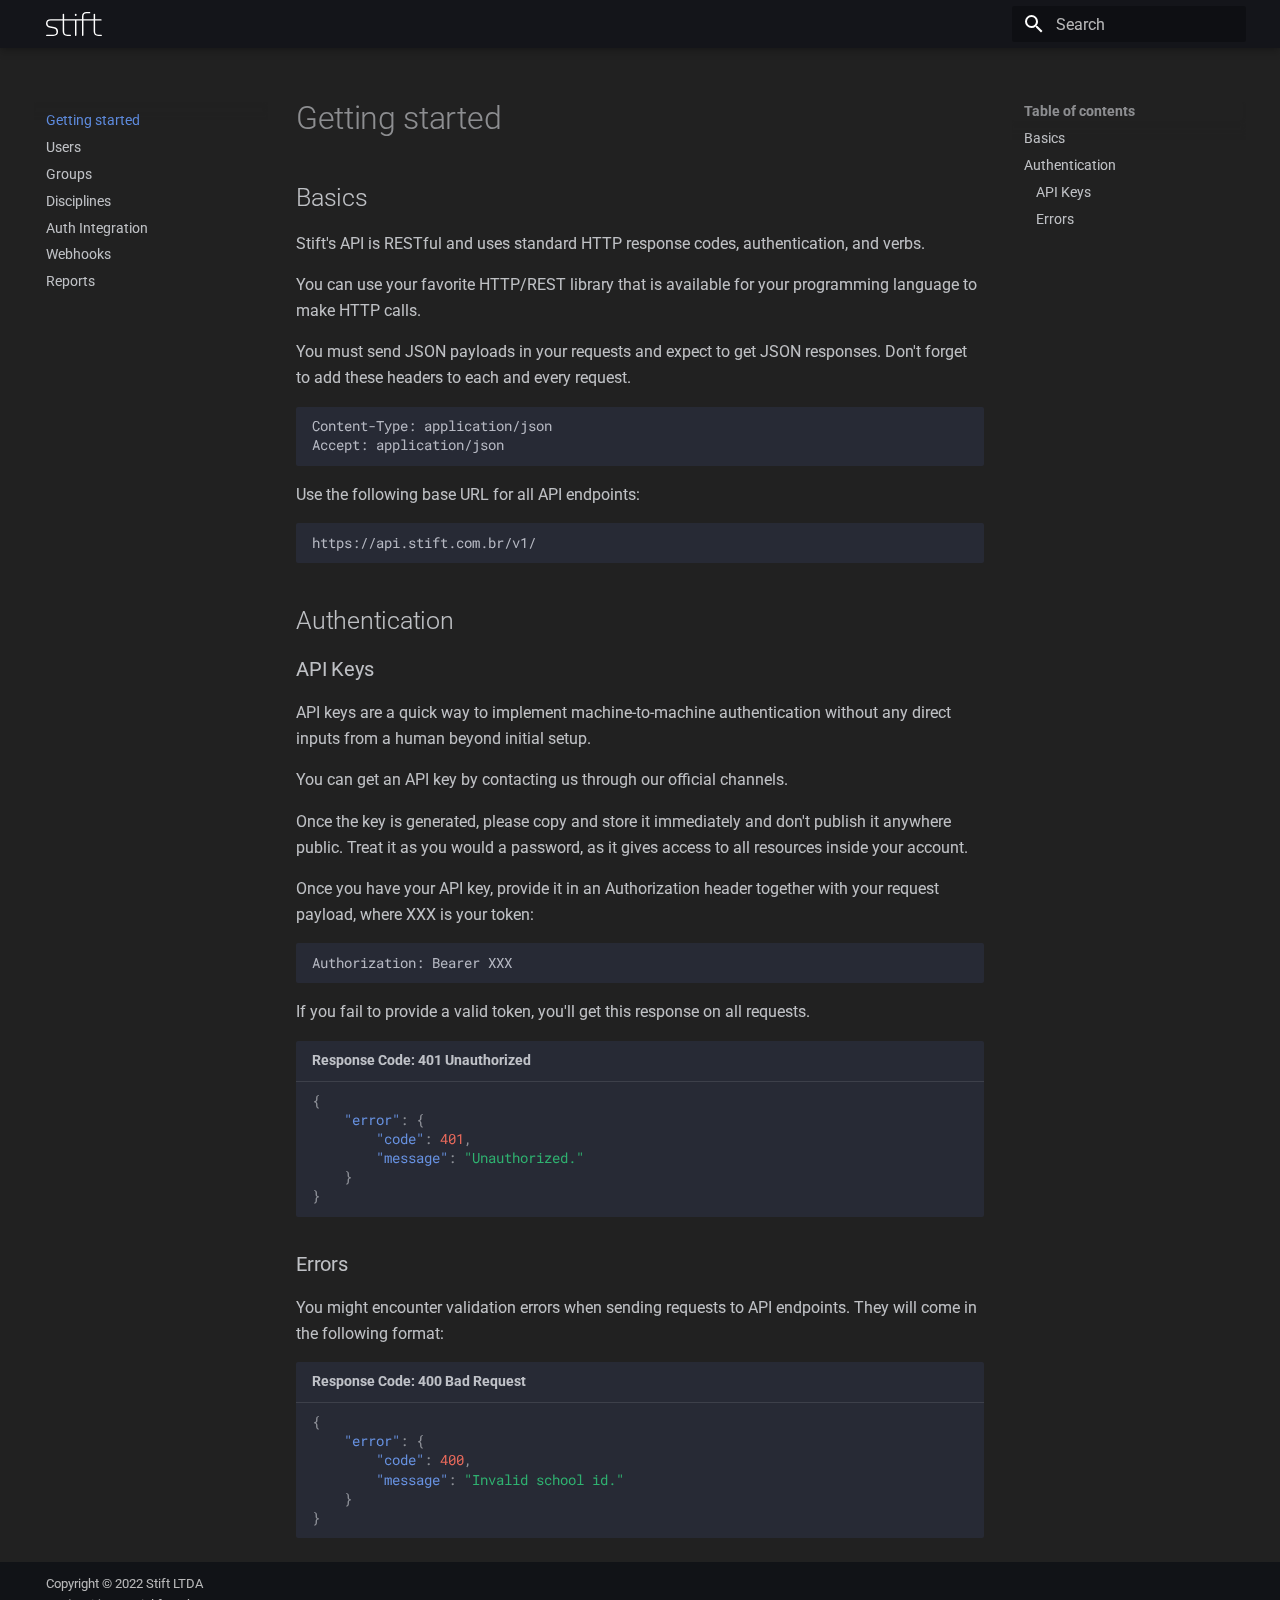
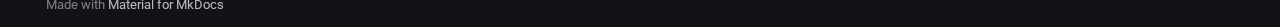
<file: index.html>
<!doctype html>
<html lang="en" class="no-js">
  <head>
    
      <meta charset="utf-8">
      <meta name="viewport" content="width=device-width,initial-scale=1">
      
      
      
      
      
        <link rel="next" href="users/">
      
      
      <link rel="icon" href="assets/favicon.png">
      <meta name="generator" content="mkdocs-1.6.1, mkdocs-material-9.6.7">
    
    
  <title>Stift Developers</title>

    
      <link rel="stylesheet" href="assets/stylesheets/main.8608ea7d.min.css">
      
        
        <link rel="stylesheet" href="assets/stylesheets/palette.06af60db.min.css">
      
      


    
    
      
    
    
      
        
        
        <link rel="preconnect" href="https://fonts.gstatic.com" crossorigin>
        <link rel="stylesheet" href="https://fonts.googleapis.com/css?family=Roboto:300,300i,400,400i,700,700i%7CRoboto+Mono:400,400i,700,700i&display=fallback">
        <style>:root{--md-text-font:"Roboto";--md-code-font:"Roboto Mono"}</style>
      
    
    
      <link rel="stylesheet" href="stylesheets/extra.css">
    
    <script>__md_scope=new URL(".",location),__md_hash=e=>[...e].reduce(((e,_)=>(e<<5)-e+_.charCodeAt(0)),0),__md_get=(e,_=localStorage,t=__md_scope)=>JSON.parse(_.getItem(t.pathname+"."+e)),__md_set=(e,_,t=localStorage,a=__md_scope)=>{try{t.setItem(a.pathname+"."+e,JSON.stringify(_))}catch(e){}}</script>
    
      

    
    
    
  </head>
  
  
    
    
    
    
    
    <body dir="ltr" data-md-color-scheme="slate" data-md-color-primary="black" data-md-color-accent="indigo">
  
    
    <input class="md-toggle" data-md-toggle="drawer" type="checkbox" id="__drawer" autocomplete="off">
    <input class="md-toggle" data-md-toggle="search" type="checkbox" id="__search" autocomplete="off">
    <label class="md-overlay" for="__drawer"></label>
    <div data-md-component="skip">
      
        
        <a href="#getting-started" class="md-skip">
          Skip to content
        </a>
      
    </div>
    <div data-md-component="announce">
      
    </div>
    
    
      

  

<header class="md-header md-header--shadow" data-md-component="header">
  <nav class="md-header__inner md-grid" aria-label="Header">
    <a href="." title="" class="md-header__button md-logo" aria-label="" data-md-component="logo">
      
  <img src="assets/logo_white.svg" alt="logo">

    </a>
    <label class="md-header__button md-icon" for="__drawer">
      
      <svg xmlns="http://www.w3.org/2000/svg" viewBox="0 0 24 24"><path d="M3 6h18v2H3zm0 5h18v2H3zm0 5h18v2H3z"/></svg>
    </label>
    <div class="md-header__title" data-md-component="header-title">
      <div class="md-header__ellipsis">
        <div class="md-header__topic">
          <span class="md-ellipsis">
            
          </span>
        </div>
        <div class="md-header__topic" data-md-component="header-topic">
          <span class="md-ellipsis">
            
              Getting started
            
          </span>
        </div>
      </div>
    </div>
    
      
    
    
    
    
      <label class="md-header__button md-icon" for="__search">
        
        <svg xmlns="http://www.w3.org/2000/svg" viewBox="0 0 24 24"><path d="M9.5 3A6.5 6.5 0 0 1 16 9.5c0 1.61-.59 3.09-1.56 4.23l.27.27h.79l5 5-1.5 1.5-5-5v-.79l-.27-.27A6.52 6.52 0 0 1 9.5 16 6.5 6.5 0 0 1 3 9.5 6.5 6.5 0 0 1 9.5 3m0 2C7 5 5 7 5 9.5S7 14 9.5 14 14 12 14 9.5 12 5 9.5 5"/></svg>
      </label>
      <div class="md-search" data-md-component="search" role="dialog">
  <label class="md-search__overlay" for="__search"></label>
  <div class="md-search__inner" role="search">
    <form class="md-search__form" name="search">
      <input type="text" class="md-search__input" name="query" aria-label="Search" placeholder="Search" autocapitalize="off" autocorrect="off" autocomplete="off" spellcheck="false" data-md-component="search-query" required>
      <label class="md-search__icon md-icon" for="__search">
        
        <svg xmlns="http://www.w3.org/2000/svg" viewBox="0 0 24 24"><path d="M9.5 3A6.5 6.5 0 0 1 16 9.5c0 1.61-.59 3.09-1.56 4.23l.27.27h.79l5 5-1.5 1.5-5-5v-.79l-.27-.27A6.52 6.52 0 0 1 9.5 16 6.5 6.5 0 0 1 3 9.5 6.5 6.5 0 0 1 9.5 3m0 2C7 5 5 7 5 9.5S7 14 9.5 14 14 12 14 9.5 12 5 9.5 5"/></svg>
        
        <svg xmlns="http://www.w3.org/2000/svg" viewBox="0 0 24 24"><path d="M20 11v2H8l5.5 5.5-1.42 1.42L4.16 12l7.92-7.92L13.5 5.5 8 11z"/></svg>
      </label>
      <nav class="md-search__options" aria-label="Search">
        
        <button type="reset" class="md-search__icon md-icon" title="Clear" aria-label="Clear" tabindex="-1">
          
          <svg xmlns="http://www.w3.org/2000/svg" viewBox="0 0 24 24"><path d="M19 6.41 17.59 5 12 10.59 6.41 5 5 6.41 10.59 12 5 17.59 6.41 19 12 13.41 17.59 19 19 17.59 13.41 12z"/></svg>
        </button>
      </nav>
      
    </form>
    <div class="md-search__output">
      <div class="md-search__scrollwrap" tabindex="0" data-md-scrollfix>
        <div class="md-search-result" data-md-component="search-result">
          <div class="md-search-result__meta">
            Initializing search
          </div>
          <ol class="md-search-result__list" role="presentation"></ol>
        </div>
      </div>
    </div>
  </div>
</div>
    
    
  </nav>
  
</header>
    
    <div class="md-container" data-md-component="container">
      
      
        
          
        
      
      <main class="md-main" data-md-component="main">
        <div class="md-main__inner md-grid">
          
            
              
              <div class="md-sidebar md-sidebar--primary" data-md-component="sidebar" data-md-type="navigation" >
                <div class="md-sidebar__scrollwrap">
                  <div class="md-sidebar__inner">
                    



<nav class="md-nav md-nav--primary" aria-label="Navigation" data-md-level="0">
  <label class="md-nav__title" for="__drawer">
    <a href="." title="" class="md-nav__button md-logo" aria-label="" data-md-component="logo">
      
  <img src="assets/logo_white.svg" alt="logo">

    </a>
    
  </label>
  
  <ul class="md-nav__list" data-md-scrollfix>
    
      
      
  
  
    
  
  
  
    <li class="md-nav__item md-nav__item--active">
      
      <input class="md-nav__toggle md-toggle" type="checkbox" id="__toc">
      
      
        
      
      
        <label class="md-nav__link md-nav__link--active" for="__toc">
          
  
  <span class="md-ellipsis">
    Getting started
    
  </span>
  

          <span class="md-nav__icon md-icon"></span>
        </label>
      
      <a href="." class="md-nav__link md-nav__link--active">
        
  
  <span class="md-ellipsis">
    Getting started
    
  </span>
  

      </a>
      
        

<nav class="md-nav md-nav--secondary" aria-label="Table of contents">
  
  
  
    
  
  
    <label class="md-nav__title" for="__toc">
      <span class="md-nav__icon md-icon"></span>
      Table of contents
    </label>
    <ul class="md-nav__list" data-md-component="toc" data-md-scrollfix>
      
        <li class="md-nav__item">
  <a href="#basics" class="md-nav__link">
    <span class="md-ellipsis">
      Basics
    </span>
  </a>
  
</li>
      
        <li class="md-nav__item">
  <a href="#authentication" class="md-nav__link">
    <span class="md-ellipsis">
      Authentication
    </span>
  </a>
  
    <nav class="md-nav" aria-label="Authentication">
      <ul class="md-nav__list">
        
          <li class="md-nav__item">
  <a href="#api-keys" class="md-nav__link">
    <span class="md-ellipsis">
      API Keys
    </span>
  </a>
  
</li>
        
          <li class="md-nav__item">
  <a href="#errors" class="md-nav__link">
    <span class="md-ellipsis">
      Errors
    </span>
  </a>
  
</li>
        
      </ul>
    </nav>
  
</li>
      
    </ul>
  
</nav>
      
    </li>
  

    
      
      
  
  
  
  
    <li class="md-nav__item">
      <a href="users/" class="md-nav__link">
        
  
  <span class="md-ellipsis">
    Users
    
  </span>
  

      </a>
    </li>
  

    
      
      
  
  
  
  
    <li class="md-nav__item">
      <a href="groups/" class="md-nav__link">
        
  
  <span class="md-ellipsis">
    Groups
    
  </span>
  

      </a>
    </li>
  

    
      
      
  
  
  
  
    <li class="md-nav__item">
      <a href="disciplines/" class="md-nav__link">
        
  
  <span class="md-ellipsis">
    Disciplines
    
  </span>
  

      </a>
    </li>
  

    
      
      
  
  
  
  
    <li class="md-nav__item">
      <a href="auth_integration/" class="md-nav__link">
        
  
  <span class="md-ellipsis">
    Auth Integration
    
  </span>
  

      </a>
    </li>
  

    
      
      
  
  
  
  
    <li class="md-nav__item">
      <a href="webhooks/" class="md-nav__link">
        
  
  <span class="md-ellipsis">
    Webhooks
    
  </span>
  

      </a>
    </li>
  

    
      
      
  
  
  
  
    <li class="md-nav__item">
      <a href="reports/" class="md-nav__link">
        
  
  <span class="md-ellipsis">
    Reports
    
  </span>
  

      </a>
    </li>
  

    
  </ul>
</nav>
                  </div>
                </div>
              </div>
            
            
              
              <div class="md-sidebar md-sidebar--secondary" data-md-component="sidebar" data-md-type="toc" >
                <div class="md-sidebar__scrollwrap">
                  <div class="md-sidebar__inner">
                    

<nav class="md-nav md-nav--secondary" aria-label="Table of contents">
  
  
  
    
  
  
    <label class="md-nav__title" for="__toc">
      <span class="md-nav__icon md-icon"></span>
      Table of contents
    </label>
    <ul class="md-nav__list" data-md-component="toc" data-md-scrollfix>
      
        <li class="md-nav__item">
  <a href="#basics" class="md-nav__link">
    <span class="md-ellipsis">
      Basics
    </span>
  </a>
  
</li>
      
        <li class="md-nav__item">
  <a href="#authentication" class="md-nav__link">
    <span class="md-ellipsis">
      Authentication
    </span>
  </a>
  
    <nav class="md-nav" aria-label="Authentication">
      <ul class="md-nav__list">
        
          <li class="md-nav__item">
  <a href="#api-keys" class="md-nav__link">
    <span class="md-ellipsis">
      API Keys
    </span>
  </a>
  
</li>
        
          <li class="md-nav__item">
  <a href="#errors" class="md-nav__link">
    <span class="md-ellipsis">
      Errors
    </span>
  </a>
  
</li>
        
      </ul>
    </nav>
  
</li>
      
    </ul>
  
</nav>
                  </div>
                </div>
              </div>
            
          
          
            <div class="md-content" data-md-component="content">
              <article class="md-content__inner md-typeset">
                
                  



<h1 id="getting-started">Getting started</h1>
<h2 id="basics">Basics</h2>
<p>Stift's API is RESTful and uses standard HTTP response codes, authentication, and verbs.</p>
<p>You can use your favorite HTTP/REST library that is available for your programming language to make HTTP calls.</p>
<p>You must send JSON payloads in your requests and expect to get JSON responses. Don't forget to add these headers to each and every request.</p>
<div class="highlight"><pre><span></span><code><a id="__codelineno-0-1" name="__codelineno-0-1" href="#__codelineno-0-1"></a><span class="err">Content-Type: application/json</span>
<a id="__codelineno-0-2" name="__codelineno-0-2" href="#__codelineno-0-2"></a><span class="err">Accept: application/json</span>
</code></pre></div>
<p>Use the following base URL for all API endpoints:</p>
<div class="highlight"><pre><span></span><code><a id="__codelineno-1-1" name="__codelineno-1-1" href="#__codelineno-1-1"></a><span class="err">https://api.stift.com.br/v1/</span>
</code></pre></div>
<h2 id="authentication">Authentication</h2>
<h3 id="api-keys">API Keys</h3>
<p>API keys are a quick way to implement machine-to-machine authentication without any direct inputs from a human beyond initial setup.</p>
<p>You can get an API key by contacting us through our official channels.</p>
<p>Once the key is generated, please copy and store it immediately and don't publish it anywhere public. Treat it as you would a password, as it gives access to all resources inside your account.</p>
<p>Once you have your API key, provide it in an Authorization header together with your request payload, where XXX is your token:</p>
<div class="highlight"><pre><span></span><code><a id="__codelineno-2-1" name="__codelineno-2-1" href="#__codelineno-2-1"></a><span class="err">Authorization: Bearer XXX</span>
</code></pre></div>
<p>If you fail to provide a valid token, you'll get this response on all requests.</p>
<div class="highlight"><span class="filename">Response Code: 401 Unauthorized</span><pre><span></span><code><a id="__codelineno-3-1" name="__codelineno-3-1" href="#__codelineno-3-1"></a><span class="p">{</span>
<a id="__codelineno-3-2" name="__codelineno-3-2" href="#__codelineno-3-2"></a><span class="w">    </span><span class="nt">&quot;error&quot;</span><span class="p">:</span><span class="w"> </span><span class="p">{</span>
<a id="__codelineno-3-3" name="__codelineno-3-3" href="#__codelineno-3-3"></a><span class="w">        </span><span class="nt">&quot;code&quot;</span><span class="p">:</span><span class="w"> </span><span class="mi">401</span><span class="p">,</span>
<a id="__codelineno-3-4" name="__codelineno-3-4" href="#__codelineno-3-4"></a><span class="w">        </span><span class="nt">&quot;message&quot;</span><span class="p">:</span><span class="w"> </span><span class="s2">&quot;Unauthorized.&quot;</span>
<a id="__codelineno-3-5" name="__codelineno-3-5" href="#__codelineno-3-5"></a><span class="w">    </span><span class="p">}</span>
<a id="__codelineno-3-6" name="__codelineno-3-6" href="#__codelineno-3-6"></a><span class="p">}</span>
</code></pre></div>
<h3 id="errors">Errors</h3>
<p>You might encounter validation errors when sending requests to API endpoints. They will come in the following format:</p>
<div class="highlight"><span class="filename">Response Code: 400 Bad Request</span><pre><span></span><code><a id="__codelineno-4-1" name="__codelineno-4-1" href="#__codelineno-4-1"></a><span class="p">{</span>
<a id="__codelineno-4-2" name="__codelineno-4-2" href="#__codelineno-4-2"></a><span class="w">    </span><span class="nt">&quot;error&quot;</span><span class="p">:</span><span class="w"> </span><span class="p">{</span>
<a id="__codelineno-4-3" name="__codelineno-4-3" href="#__codelineno-4-3"></a><span class="w">        </span><span class="nt">&quot;code&quot;</span><span class="p">:</span><span class="w"> </span><span class="mi">400</span><span class="p">,</span>
<a id="__codelineno-4-4" name="__codelineno-4-4" href="#__codelineno-4-4"></a><span class="w">        </span><span class="nt">&quot;message&quot;</span><span class="p">:</span><span class="w"> </span><span class="s2">&quot;Invalid school id.&quot;</span>
<a id="__codelineno-4-5" name="__codelineno-4-5" href="#__codelineno-4-5"></a><span class="w">    </span><span class="p">}</span>
<a id="__codelineno-4-6" name="__codelineno-4-6" href="#__codelineno-4-6"></a><span class="p">}</span>
</code></pre></div>












                
              </article>
            </div>
          
          
<script>var target=document.getElementById(location.hash.slice(1));target&&target.name&&(target.checked=target.name.startsWith("__tabbed_"))</script>
        </div>
        
          <button type="button" class="md-top md-icon" data-md-component="top" hidden>
  
  <svg xmlns="http://www.w3.org/2000/svg" viewBox="0 0 24 24"><path d="M13 20h-2V8l-5.5 5.5-1.42-1.42L12 4.16l7.92 7.92-1.42 1.42L13 8z"/></svg>
  Back to top
</button>
        
      </main>
      
        <footer class="md-footer">
  
  <div class="md-footer-meta md-typeset">
    <div class="md-footer-meta__inner md-grid">
      <div class="md-copyright">
  
    <div class="md-copyright__highlight">
      Copyright &copy; 2022 Stift LTDA
    </div>
  
  
    Made with
    <a href="https://squidfunk.github.io/mkdocs-material/" target="_blank" rel="noopener">
      Material for MkDocs
    </a>
  
</div>
      
    </div>
  </div>
</footer>
      
    </div>
    <div class="md-dialog" data-md-component="dialog">
      <div class="md-dialog__inner md-typeset"></div>
    </div>
    
    
    <script id="__config" type="application/json">{"base": ".", "features": ["navigation.instant", "navigation.tracking", "navigation.top"], "search": "assets/javascripts/workers/search.f8cc74c7.min.js", "translations": {"clipboard.copied": "Copied to clipboard", "clipboard.copy": "Copy to clipboard", "search.result.more.one": "1 more on this page", "search.result.more.other": "# more on this page", "search.result.none": "No matching documents", "search.result.one": "1 matching document", "search.result.other": "# matching documents", "search.result.placeholder": "Type to start searching", "search.result.term.missing": "Missing", "select.version": "Select version"}}</script>
    
    
      <script src="assets/javascripts/bundle.c8b220af.min.js"></script>
      
    
  </body>
</html>
</file>
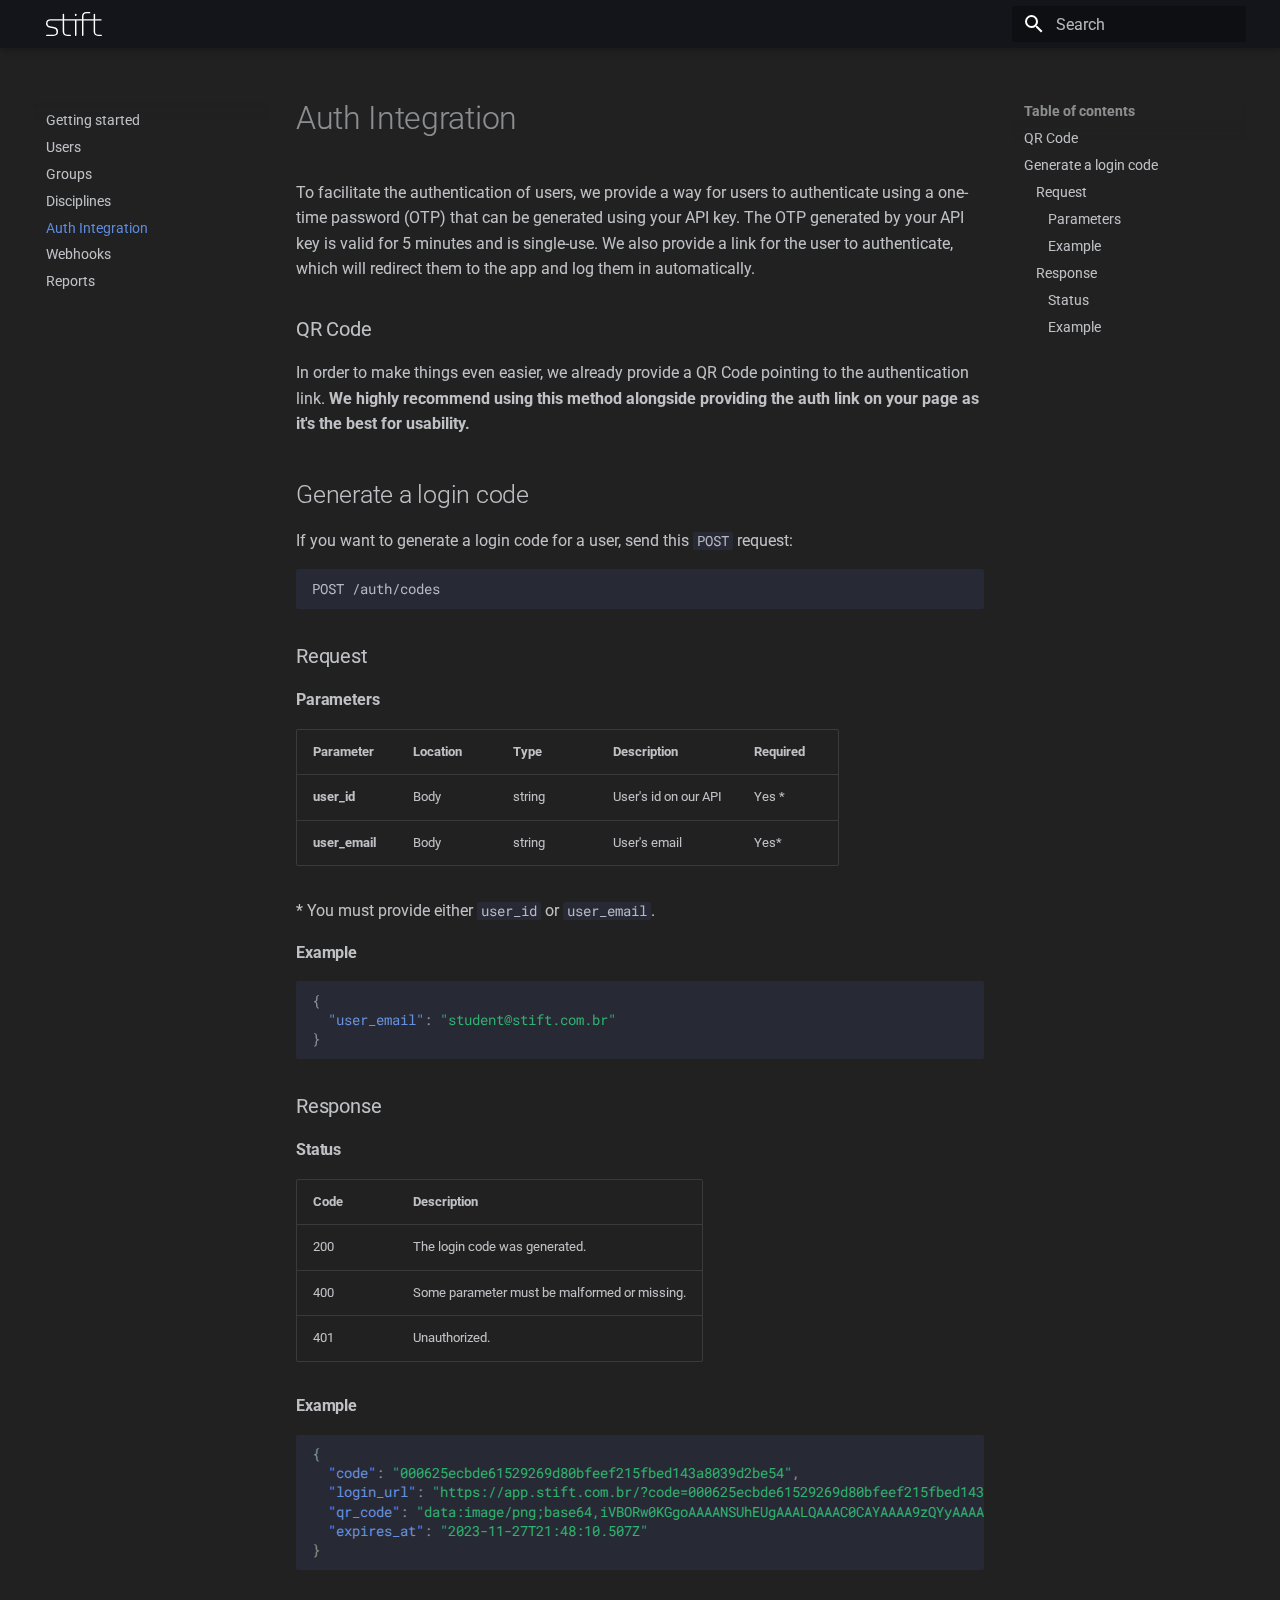
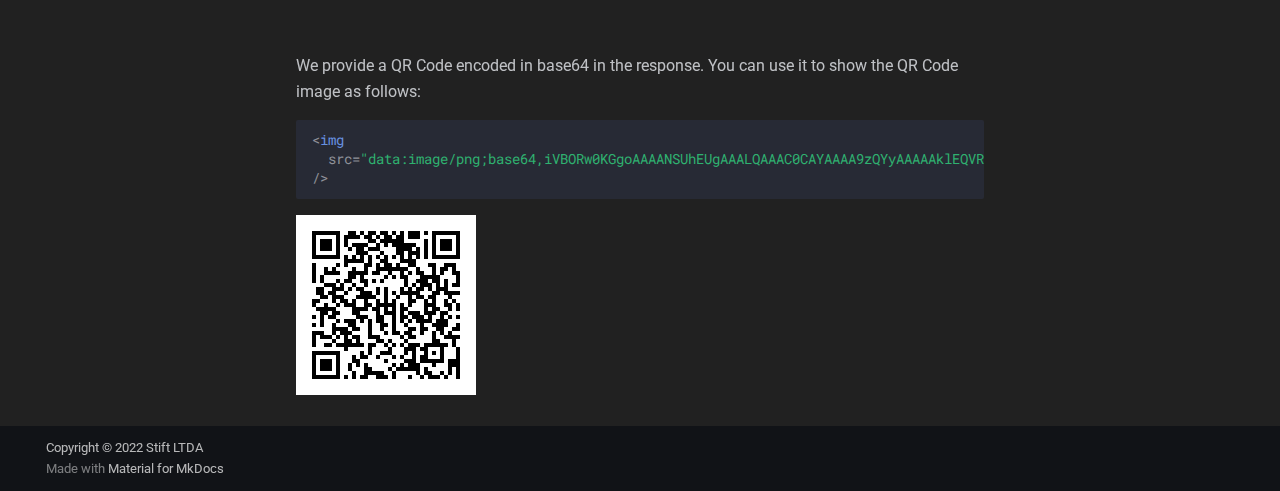
<file: auth_integration/index.html>
<!doctype html>
<html lang="en" class="no-js">
  <head>
    
      <meta charset="utf-8">
      <meta name="viewport" content="width=device-width,initial-scale=1">
      
      
      
      
        <link rel="prev" href="../disciplines/">
      
      
        <link rel="next" href="../webhooks/">
      
      
      <link rel="icon" href="../assets/favicon.png">
      <meta name="generator" content="mkdocs-1.6.1, mkdocs-material-9.6.7">
    
    
  <title>Stift Developers</title>

    
      <link rel="stylesheet" href="../assets/stylesheets/main.8608ea7d.min.css">
      
        
        <link rel="stylesheet" href="../assets/stylesheets/palette.06af60db.min.css">
      
      


    
    
      
    
    
      
        
        
        <link rel="preconnect" href="https://fonts.gstatic.com" crossorigin>
        <link rel="stylesheet" href="https://fonts.googleapis.com/css?family=Roboto:300,300i,400,400i,700,700i%7CRoboto+Mono:400,400i,700,700i&display=fallback">
        <style>:root{--md-text-font:"Roboto";--md-code-font:"Roboto Mono"}</style>
      
    
    
      <link rel="stylesheet" href="../stylesheets/extra.css">
    
    <script>__md_scope=new URL("..",location),__md_hash=e=>[...e].reduce(((e,_)=>(e<<5)-e+_.charCodeAt(0)),0),__md_get=(e,_=localStorage,t=__md_scope)=>JSON.parse(_.getItem(t.pathname+"."+e)),__md_set=(e,_,t=localStorage,a=__md_scope)=>{try{t.setItem(a.pathname+"."+e,JSON.stringify(_))}catch(e){}}</script>
    
      

    
    
    
  </head>
  
  
    
    
    
    
    
    <body dir="ltr" data-md-color-scheme="slate" data-md-color-primary="black" data-md-color-accent="indigo">
  
    
    <input class="md-toggle" data-md-toggle="drawer" type="checkbox" id="__drawer" autocomplete="off">
    <input class="md-toggle" data-md-toggle="search" type="checkbox" id="__search" autocomplete="off">
    <label class="md-overlay" for="__drawer"></label>
    <div data-md-component="skip">
      
        
        <a href="#auth-integration" class="md-skip">
          Skip to content
        </a>
      
    </div>
    <div data-md-component="announce">
      
    </div>
    
    
      

  

<header class="md-header md-header--shadow" data-md-component="header">
  <nav class="md-header__inner md-grid" aria-label="Header">
    <a href=".." title="" class="md-header__button md-logo" aria-label="" data-md-component="logo">
      
  <img src="../assets/logo_white.svg" alt="logo">

    </a>
    <label class="md-header__button md-icon" for="__drawer">
      
      <svg xmlns="http://www.w3.org/2000/svg" viewBox="0 0 24 24"><path d="M3 6h18v2H3zm0 5h18v2H3zm0 5h18v2H3z"/></svg>
    </label>
    <div class="md-header__title" data-md-component="header-title">
      <div class="md-header__ellipsis">
        <div class="md-header__topic">
          <span class="md-ellipsis">
            
          </span>
        </div>
        <div class="md-header__topic" data-md-component="header-topic">
          <span class="md-ellipsis">
            
              Auth Integration
            
          </span>
        </div>
      </div>
    </div>
    
      
    
    
    
    
      <label class="md-header__button md-icon" for="__search">
        
        <svg xmlns="http://www.w3.org/2000/svg" viewBox="0 0 24 24"><path d="M9.5 3A6.5 6.5 0 0 1 16 9.5c0 1.61-.59 3.09-1.56 4.23l.27.27h.79l5 5-1.5 1.5-5-5v-.79l-.27-.27A6.52 6.52 0 0 1 9.5 16 6.5 6.5 0 0 1 3 9.5 6.5 6.5 0 0 1 9.5 3m0 2C7 5 5 7 5 9.5S7 14 9.5 14 14 12 14 9.5 12 5 9.5 5"/></svg>
      </label>
      <div class="md-search" data-md-component="search" role="dialog">
  <label class="md-search__overlay" for="__search"></label>
  <div class="md-search__inner" role="search">
    <form class="md-search__form" name="search">
      <input type="text" class="md-search__input" name="query" aria-label="Search" placeholder="Search" autocapitalize="off" autocorrect="off" autocomplete="off" spellcheck="false" data-md-component="search-query" required>
      <label class="md-search__icon md-icon" for="__search">
        
        <svg xmlns="http://www.w3.org/2000/svg" viewBox="0 0 24 24"><path d="M9.5 3A6.5 6.5 0 0 1 16 9.5c0 1.61-.59 3.09-1.56 4.23l.27.27h.79l5 5-1.5 1.5-5-5v-.79l-.27-.27A6.52 6.52 0 0 1 9.5 16 6.5 6.5 0 0 1 3 9.5 6.5 6.5 0 0 1 9.5 3m0 2C7 5 5 7 5 9.5S7 14 9.5 14 14 12 14 9.5 12 5 9.5 5"/></svg>
        
        <svg xmlns="http://www.w3.org/2000/svg" viewBox="0 0 24 24"><path d="M20 11v2H8l5.5 5.5-1.42 1.42L4.16 12l7.92-7.92L13.5 5.5 8 11z"/></svg>
      </label>
      <nav class="md-search__options" aria-label="Search">
        
        <button type="reset" class="md-search__icon md-icon" title="Clear" aria-label="Clear" tabindex="-1">
          
          <svg xmlns="http://www.w3.org/2000/svg" viewBox="0 0 24 24"><path d="M19 6.41 17.59 5 12 10.59 6.41 5 5 6.41 10.59 12 5 17.59 6.41 19 12 13.41 17.59 19 19 17.59 13.41 12z"/></svg>
        </button>
      </nav>
      
    </form>
    <div class="md-search__output">
      <div class="md-search__scrollwrap" tabindex="0" data-md-scrollfix>
        <div class="md-search-result" data-md-component="search-result">
          <div class="md-search-result__meta">
            Initializing search
          </div>
          <ol class="md-search-result__list" role="presentation"></ol>
        </div>
      </div>
    </div>
  </div>
</div>
    
    
  </nav>
  
</header>
    
    <div class="md-container" data-md-component="container">
      
      
        
          
        
      
      <main class="md-main" data-md-component="main">
        <div class="md-main__inner md-grid">
          
            
              
              <div class="md-sidebar md-sidebar--primary" data-md-component="sidebar" data-md-type="navigation" >
                <div class="md-sidebar__scrollwrap">
                  <div class="md-sidebar__inner">
                    



<nav class="md-nav md-nav--primary" aria-label="Navigation" data-md-level="0">
  <label class="md-nav__title" for="__drawer">
    <a href=".." title="" class="md-nav__button md-logo" aria-label="" data-md-component="logo">
      
  <img src="../assets/logo_white.svg" alt="logo">

    </a>
    
  </label>
  
  <ul class="md-nav__list" data-md-scrollfix>
    
      
      
  
  
  
  
    <li class="md-nav__item">
      <a href=".." class="md-nav__link">
        
  
  <span class="md-ellipsis">
    Getting started
    
  </span>
  

      </a>
    </li>
  

    
      
      
  
  
  
  
    <li class="md-nav__item">
      <a href="../users/" class="md-nav__link">
        
  
  <span class="md-ellipsis">
    Users
    
  </span>
  

      </a>
    </li>
  

    
      
      
  
  
  
  
    <li class="md-nav__item">
      <a href="../groups/" class="md-nav__link">
        
  
  <span class="md-ellipsis">
    Groups
    
  </span>
  

      </a>
    </li>
  

    
      
      
  
  
  
  
    <li class="md-nav__item">
      <a href="../disciplines/" class="md-nav__link">
        
  
  <span class="md-ellipsis">
    Disciplines
    
  </span>
  

      </a>
    </li>
  

    
      
      
  
  
    
  
  
  
    <li class="md-nav__item md-nav__item--active">
      
      <input class="md-nav__toggle md-toggle" type="checkbox" id="__toc">
      
      
        
      
      
        <label class="md-nav__link md-nav__link--active" for="__toc">
          
  
  <span class="md-ellipsis">
    Auth Integration
    
  </span>
  

          <span class="md-nav__icon md-icon"></span>
        </label>
      
      <a href="./" class="md-nav__link md-nav__link--active">
        
  
  <span class="md-ellipsis">
    Auth Integration
    
  </span>
  

      </a>
      
        

<nav class="md-nav md-nav--secondary" aria-label="Table of contents">
  
  
  
    
  
  
    <label class="md-nav__title" for="__toc">
      <span class="md-nav__icon md-icon"></span>
      Table of contents
    </label>
    <ul class="md-nav__list" data-md-component="toc" data-md-scrollfix>
      
        <li class="md-nav__item">
  <a href="#qr-code" class="md-nav__link">
    <span class="md-ellipsis">
      QR Code
    </span>
  </a>
  
</li>
      
        <li class="md-nav__item">
  <a href="#generate-a-login-code" class="md-nav__link">
    <span class="md-ellipsis">
      Generate a login code
    </span>
  </a>
  
    <nav class="md-nav" aria-label="Generate a login code">
      <ul class="md-nav__list">
        
          <li class="md-nav__item">
  <a href="#request" class="md-nav__link">
    <span class="md-ellipsis">
      Request
    </span>
  </a>
  
    <nav class="md-nav" aria-label="Request">
      <ul class="md-nav__list">
        
          <li class="md-nav__item">
  <a href="#parameters" class="md-nav__link">
    <span class="md-ellipsis">
      Parameters
    </span>
  </a>
  
</li>
        
          <li class="md-nav__item">
  <a href="#example" class="md-nav__link">
    <span class="md-ellipsis">
      Example
    </span>
  </a>
  
</li>
        
      </ul>
    </nav>
  
</li>
        
          <li class="md-nav__item">
  <a href="#response" class="md-nav__link">
    <span class="md-ellipsis">
      Response
    </span>
  </a>
  
    <nav class="md-nav" aria-label="Response">
      <ul class="md-nav__list">
        
          <li class="md-nav__item">
  <a href="#status" class="md-nav__link">
    <span class="md-ellipsis">
      Status
    </span>
  </a>
  
</li>
        
          <li class="md-nav__item">
  <a href="#example_1" class="md-nav__link">
    <span class="md-ellipsis">
      Example
    </span>
  </a>
  
</li>
        
      </ul>
    </nav>
  
</li>
        
      </ul>
    </nav>
  
</li>
      
    </ul>
  
</nav>
      
    </li>
  

    
      
      
  
  
  
  
    <li class="md-nav__item">
      <a href="../webhooks/" class="md-nav__link">
        
  
  <span class="md-ellipsis">
    Webhooks
    
  </span>
  

      </a>
    </li>
  

    
      
      
  
  
  
  
    <li class="md-nav__item">
      <a href="../reports/" class="md-nav__link">
        
  
  <span class="md-ellipsis">
    Reports
    
  </span>
  

      </a>
    </li>
  

    
  </ul>
</nav>
                  </div>
                </div>
              </div>
            
            
              
              <div class="md-sidebar md-sidebar--secondary" data-md-component="sidebar" data-md-type="toc" >
                <div class="md-sidebar__scrollwrap">
                  <div class="md-sidebar__inner">
                    

<nav class="md-nav md-nav--secondary" aria-label="Table of contents">
  
  
  
    
  
  
    <label class="md-nav__title" for="__toc">
      <span class="md-nav__icon md-icon"></span>
      Table of contents
    </label>
    <ul class="md-nav__list" data-md-component="toc" data-md-scrollfix>
      
        <li class="md-nav__item">
  <a href="#qr-code" class="md-nav__link">
    <span class="md-ellipsis">
      QR Code
    </span>
  </a>
  
</li>
      
        <li class="md-nav__item">
  <a href="#generate-a-login-code" class="md-nav__link">
    <span class="md-ellipsis">
      Generate a login code
    </span>
  </a>
  
    <nav class="md-nav" aria-label="Generate a login code">
      <ul class="md-nav__list">
        
          <li class="md-nav__item">
  <a href="#request" class="md-nav__link">
    <span class="md-ellipsis">
      Request
    </span>
  </a>
  
    <nav class="md-nav" aria-label="Request">
      <ul class="md-nav__list">
        
          <li class="md-nav__item">
  <a href="#parameters" class="md-nav__link">
    <span class="md-ellipsis">
      Parameters
    </span>
  </a>
  
</li>
        
          <li class="md-nav__item">
  <a href="#example" class="md-nav__link">
    <span class="md-ellipsis">
      Example
    </span>
  </a>
  
</li>
        
      </ul>
    </nav>
  
</li>
        
          <li class="md-nav__item">
  <a href="#response" class="md-nav__link">
    <span class="md-ellipsis">
      Response
    </span>
  </a>
  
    <nav class="md-nav" aria-label="Response">
      <ul class="md-nav__list">
        
          <li class="md-nav__item">
  <a href="#status" class="md-nav__link">
    <span class="md-ellipsis">
      Status
    </span>
  </a>
  
</li>
        
          <li class="md-nav__item">
  <a href="#example_1" class="md-nav__link">
    <span class="md-ellipsis">
      Example
    </span>
  </a>
  
</li>
        
      </ul>
    </nav>
  
</li>
        
      </ul>
    </nav>
  
</li>
      
    </ul>
  
</nav>
                  </div>
                </div>
              </div>
            
          
          
            <div class="md-content" data-md-component="content">
              <article class="md-content__inner md-typeset">
                
                  



<h1 id="auth-integration">Auth Integration</h1>
<p>To facilitate the authentication of users, we provide a way for users to authenticate using a one-time password (OTP) that can be generated using your API key.
The OTP generated by your API key is valid for 5 minutes and is single-use. We also provide a link for the user to authenticate, which will redirect them to the app and log them in automatically.</p>
<h3 id="qr-code">QR Code</h3>
<p>In order to make things even easier, we already provide a QR Code pointing to the authentication link. <strong>We highly recommend using this method alongside providing the auth link on your page as it's the best for usability.</strong></p>
<h2 id="generate-a-login-code">Generate a login code</h2>
<p>If you want to generate a login code for a user, send this <code>POST</code> request:</p>
<div class="highlight"><pre><span></span><code><a id="__codelineno-0-1" name="__codelineno-0-1" href="#__codelineno-0-1"></a><span class="err">POST /auth/codes</span>
</code></pre></div>
<h3 id="request">Request</h3>
<h4 id="parameters">Parameters</h4>
<table>
<thead>
<tr>
<th>Parameter</th>
<th>Location</th>
<th>Type</th>
<th>Description</th>
<th>Required</th>
</tr>
</thead>
<tbody>
<tr>
<td><strong>user_id</strong></td>
<td>Body</td>
<td>string</td>
<td>User's id on our API</td>
<td>Yes *</td>
</tr>
<tr>
<td><strong>user_email</strong></td>
<td>Body</td>
<td>string</td>
<td>User's email</td>
<td>Yes*</td>
</tr>
</tbody>
</table>
<p>* You must provide either <code>user_id</code> or <code>user_email</code>.</p>
<h4 id="example">Example</h4>
<div class="highlight"><pre><span></span><code><a id="__codelineno-1-1" name="__codelineno-1-1" href="#__codelineno-1-1"></a><span class="p">{</span>
<a id="__codelineno-1-2" name="__codelineno-1-2" href="#__codelineno-1-2"></a><span class="w">  </span><span class="nt">&quot;user_email&quot;</span><span class="p">:</span><span class="w"> </span><span class="s2">&quot;student@stift.com.br&quot;</span>
<a id="__codelineno-1-3" name="__codelineno-1-3" href="#__codelineno-1-3"></a><span class="p">}</span>
</code></pre></div>
<h3 id="response">Response</h3>
<h4 id="status">Status</h4>
<table>
<thead>
<tr>
<th>Code</th>
<th>Description</th>
</tr>
</thead>
<tbody>
<tr>
<td>200</td>
<td>The login code was generated.</td>
</tr>
<tr>
<td>400</td>
<td>Some parameter must be malformed or missing.</td>
</tr>
<tr>
<td>401</td>
<td>Unauthorized.</td>
</tr>
</tbody>
</table>
<h4 id="example_1">Example</h4>
<div class="highlight"><pre><span></span><code><a id="__codelineno-2-1" name="__codelineno-2-1" href="#__codelineno-2-1"></a><span class="p">{</span>
<a id="__codelineno-2-2" name="__codelineno-2-2" href="#__codelineno-2-2"></a><span class="w">  </span><span class="nt">&quot;code&quot;</span><span class="p">:</span><span class="w"> </span><span class="s2">&quot;000625ecbde61529269d80bfeef215fbed143a8039d2be54&quot;</span><span class="p">,</span>
<a id="__codelineno-2-3" name="__codelineno-2-3" href="#__codelineno-2-3"></a><span class="w">  </span><span class="nt">&quot;login_url&quot;</span><span class="p">:</span><span class="w"> </span><span class="s2">&quot;https://app.stift.com.br/?code=000625ecbde61529269d80bfeef215fbed143a8039d2be54&quot;</span><span class="p">,</span>
<a id="__codelineno-2-4" name="__codelineno-2-4" href="#__codelineno-2-4"></a><span class="w">  </span><span class="nt">&quot;qr_code&quot;</span><span class="p">:</span><span class="w"> </span><span class="s2">&quot;[data-uri]&quot;</span><span class="p">,</span>
<a id="__codelineno-2-5" name="__codelineno-2-5" href="#__codelineno-2-5"></a><span class="w">  </span><span class="nt">&quot;expires_at&quot;</span><span class="p">:</span><span class="w"> </span><span class="s2">&quot;2023-11-27T21:48:10.507Z&quot;</span>
<a id="__codelineno-2-6" name="__codelineno-2-6" href="#__codelineno-2-6"></a><span class="p">}</span>
</code></pre></div>
<p><br /><br /></p>
<p>We provide a QR Code encoded in base64 in the response. You can use it to show the QR Code image as follows:</p>
<div class="highlight"><pre><span></span><code><a id="__codelineno-3-1" name="__codelineno-3-1" href="#__codelineno-3-1"></a><span class="p">&lt;</span><span class="nt">img</span>
<a id="__codelineno-3-2" name="__codelineno-3-2" href="#__codelineno-3-2"></a>  <span class="na">src</span><span class="o">=</span><span class="s">&quot;[data-uri]&quot;</span>
<a id="__codelineno-3-3" name="__codelineno-3-3" href="#__codelineno-3-3"></a><span class="p">/&gt;</span>
</code></pre></div>
<p><img alt="QR Code" src="[data-uri]" /></p>












                
              </article>
            </div>
          
          
<script>var target=document.getElementById(location.hash.slice(1));target&&target.name&&(target.checked=target.name.startsWith("__tabbed_"))</script>
        </div>
        
          <button type="button" class="md-top md-icon" data-md-component="top" hidden>
  
  <svg xmlns="http://www.w3.org/2000/svg" viewBox="0 0 24 24"><path d="M13 20h-2V8l-5.5 5.5-1.42-1.42L12 4.16l7.92 7.92-1.42 1.42L13 8z"/></svg>
  Back to top
</button>
        
      </main>
      
        <footer class="md-footer">
  
  <div class="md-footer-meta md-typeset">
    <div class="md-footer-meta__inner md-grid">
      <div class="md-copyright">
  
    <div class="md-copyright__highlight">
      Copyright &copy; 2022 Stift LTDA
    </div>
  
  
    Made with
    <a href="https://squidfunk.github.io/mkdocs-material/" target="_blank" rel="noopener">
      Material for MkDocs
    </a>
  
</div>
      
    </div>
  </div>
</footer>
      
    </div>
    <div class="md-dialog" data-md-component="dialog">
      <div class="md-dialog__inner md-typeset"></div>
    </div>
    
    
    <script id="__config" type="application/json">{"base": "..", "features": ["navigation.instant", "navigation.tracking", "navigation.top"], "search": "../assets/javascripts/workers/search.f8cc74c7.min.js", "translations": {"clipboard.copied": "Copied to clipboard", "clipboard.copy": "Copy to clipboard", "search.result.more.one": "1 more on this page", "search.result.more.other": "# more on this page", "search.result.none": "No matching documents", "search.result.one": "1 matching document", "search.result.other": "# matching documents", "search.result.placeholder": "Type to start searching", "search.result.term.missing": "Missing", "select.version": "Select version"}}</script>
    
    
      <script src="../assets/javascripts/bundle.c8b220af.min.js"></script>
      
    
  </body>
</html>
</file>
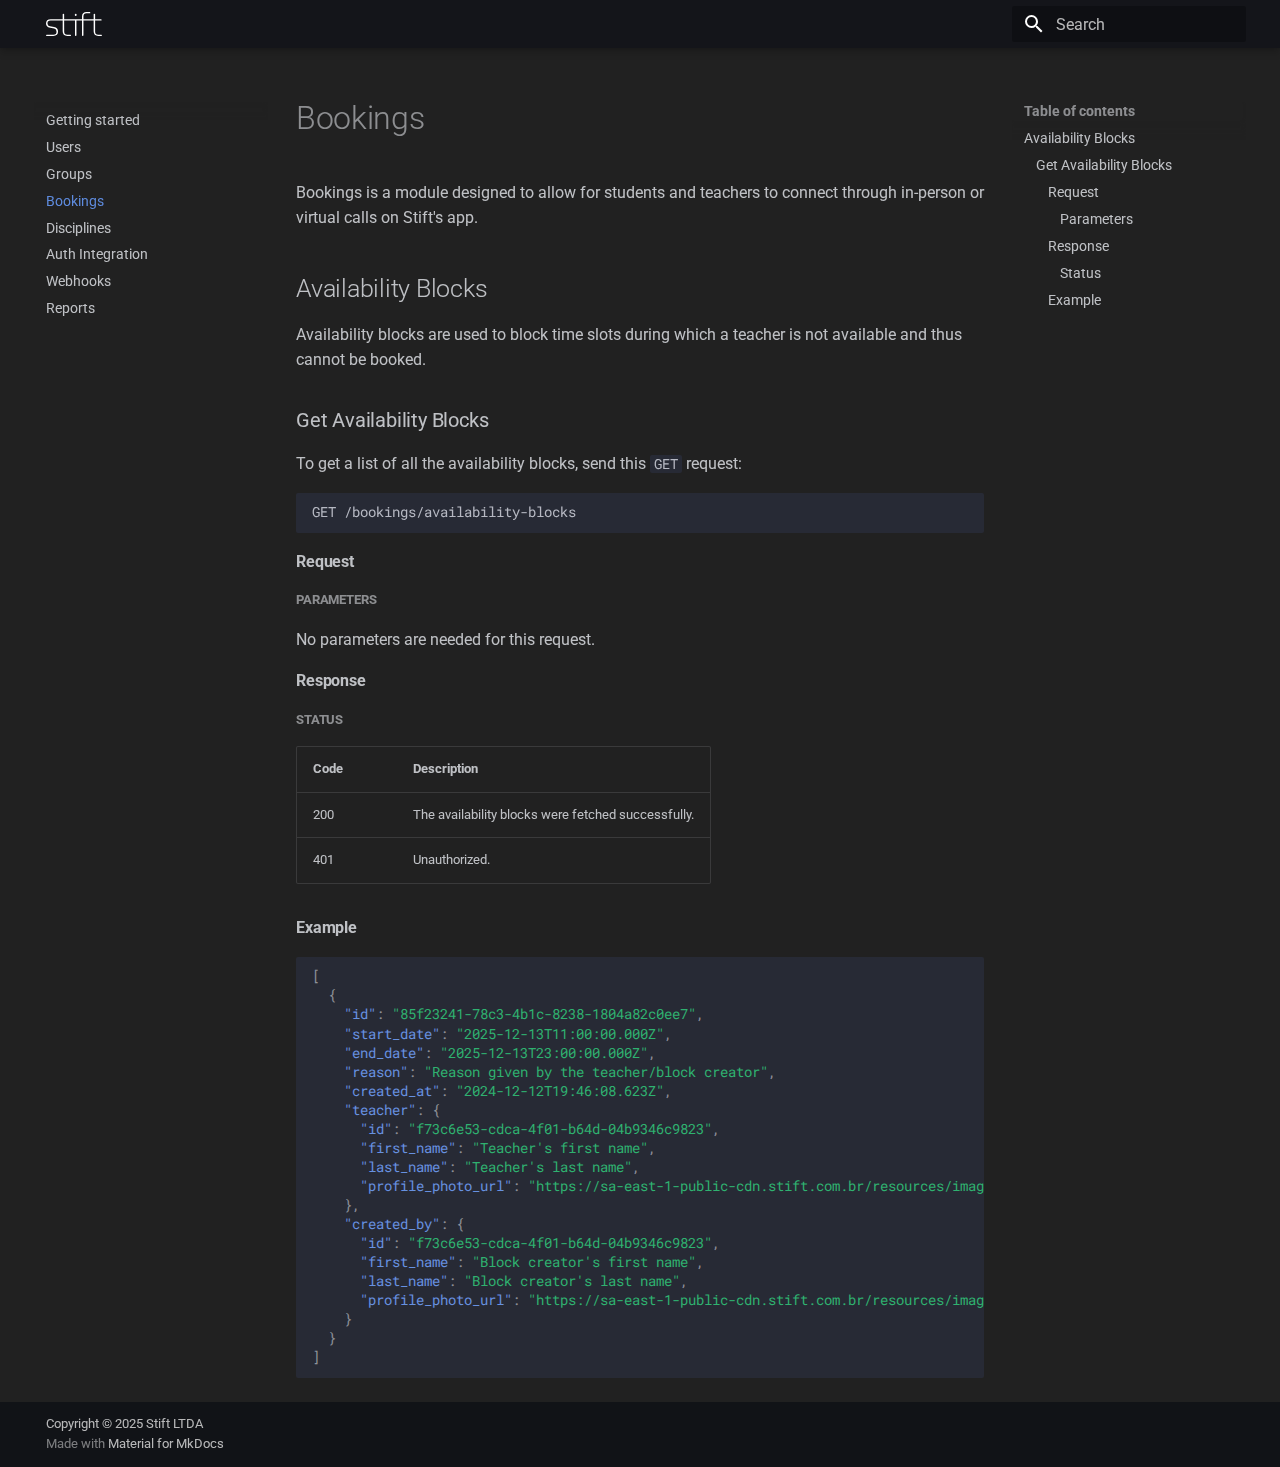
<file: bookings/index.html>
<!doctype html>
<html lang="en" class="no-js">
  <head>
    
      <meta charset="utf-8">
      <meta name="viewport" content="width=device-width,initial-scale=1">
      
      
      
      
        <link rel="prev" href="../groups/">
      
      
        <link rel="next" href="../disciplines/">
      
      
      <link rel="icon" href="../assets/favicon.png">
      <meta name="generator" content="mkdocs-1.6.1, mkdocs-material-9.6.14">
    
    
  <title>Stift Developers</title>

    
      <link rel="stylesheet" href="../assets/stylesheets/main.342714a4.min.css">
      
        
        <link rel="stylesheet" href="../assets/stylesheets/palette.06af60db.min.css">
      
      


    
    
      
    
    
      
        
        
        <link rel="preconnect" href="https://fonts.gstatic.com" crossorigin>
        <link rel="stylesheet" href="https://fonts.googleapis.com/css?family=Roboto:300,300i,400,400i,700,700i%7CRoboto+Mono:400,400i,700,700i&display=fallback">
        <style>:root{--md-text-font:"Roboto";--md-code-font:"Roboto Mono"}</style>
      
    
    
      <link rel="stylesheet" href="../stylesheets/extra.css">
    
    <script>__md_scope=new URL("..",location),__md_hash=e=>[...e].reduce(((e,_)=>(e<<5)-e+_.charCodeAt(0)),0),__md_get=(e,_=localStorage,t=__md_scope)=>JSON.parse(_.getItem(t.pathname+"."+e)),__md_set=(e,_,t=localStorage,a=__md_scope)=>{try{t.setItem(a.pathname+"."+e,JSON.stringify(_))}catch(e){}}</script>
    
      

    
    
    
  </head>
  
  
    
    
    
    
    
    <body dir="ltr" data-md-color-scheme="slate" data-md-color-primary="black" data-md-color-accent="indigo">
  
    
    <input class="md-toggle" data-md-toggle="drawer" type="checkbox" id="__drawer" autocomplete="off">
    <input class="md-toggle" data-md-toggle="search" type="checkbox" id="__search" autocomplete="off">
    <label class="md-overlay" for="__drawer"></label>
    <div data-md-component="skip">
      
        
        <a href="#bookings" class="md-skip">
          Skip to content
        </a>
      
    </div>
    <div data-md-component="announce">
      
    </div>
    
    
      

  

<header class="md-header md-header--shadow" data-md-component="header">
  <nav class="md-header__inner md-grid" aria-label="Header">
    <a href=".." title="" class="md-header__button md-logo" aria-label="" data-md-component="logo">
      
  <img src="../assets/logo_white.svg" alt="logo">

    </a>
    <label class="md-header__button md-icon" for="__drawer">
      
      <svg xmlns="http://www.w3.org/2000/svg" viewBox="0 0 24 24"><path d="M3 6h18v2H3zm0 5h18v2H3zm0 5h18v2H3z"/></svg>
    </label>
    <div class="md-header__title" data-md-component="header-title">
      <div class="md-header__ellipsis">
        <div class="md-header__topic">
          <span class="md-ellipsis">
            
          </span>
        </div>
        <div class="md-header__topic" data-md-component="header-topic">
          <span class="md-ellipsis">
            
              Bookings
            
          </span>
        </div>
      </div>
    </div>
    
      
    
    
    
    
      
      
        <label class="md-header__button md-icon" for="__search">
          
          <svg xmlns="http://www.w3.org/2000/svg" viewBox="0 0 24 24"><path d="M9.5 3A6.5 6.5 0 0 1 16 9.5c0 1.61-.59 3.09-1.56 4.23l.27.27h.79l5 5-1.5 1.5-5-5v-.79l-.27-.27A6.52 6.52 0 0 1 9.5 16 6.5 6.5 0 0 1 3 9.5 6.5 6.5 0 0 1 9.5 3m0 2C7 5 5 7 5 9.5S7 14 9.5 14 14 12 14 9.5 12 5 9.5 5"/></svg>
        </label>
        <div class="md-search" data-md-component="search" role="dialog">
  <label class="md-search__overlay" for="__search"></label>
  <div class="md-search__inner" role="search">
    <form class="md-search__form" name="search">
      <input type="text" class="md-search__input" name="query" aria-label="Search" placeholder="Search" autocapitalize="off" autocorrect="off" autocomplete="off" spellcheck="false" data-md-component="search-query" required>
      <label class="md-search__icon md-icon" for="__search">
        
        <svg xmlns="http://www.w3.org/2000/svg" viewBox="0 0 24 24"><path d="M9.5 3A6.5 6.5 0 0 1 16 9.5c0 1.61-.59 3.09-1.56 4.23l.27.27h.79l5 5-1.5 1.5-5-5v-.79l-.27-.27A6.52 6.52 0 0 1 9.5 16 6.5 6.5 0 0 1 3 9.5 6.5 6.5 0 0 1 9.5 3m0 2C7 5 5 7 5 9.5S7 14 9.5 14 14 12 14 9.5 12 5 9.5 5"/></svg>
        
        <svg xmlns="http://www.w3.org/2000/svg" viewBox="0 0 24 24"><path d="M20 11v2H8l5.5 5.5-1.42 1.42L4.16 12l7.92-7.92L13.5 5.5 8 11z"/></svg>
      </label>
      <nav class="md-search__options" aria-label="Search">
        
        <button type="reset" class="md-search__icon md-icon" title="Clear" aria-label="Clear" tabindex="-1">
          
          <svg xmlns="http://www.w3.org/2000/svg" viewBox="0 0 24 24"><path d="M19 6.41 17.59 5 12 10.59 6.41 5 5 6.41 10.59 12 5 17.59 6.41 19 12 13.41 17.59 19 19 17.59 13.41 12z"/></svg>
        </button>
      </nav>
      
    </form>
    <div class="md-search__output">
      <div class="md-search__scrollwrap" tabindex="0" data-md-scrollfix>
        <div class="md-search-result" data-md-component="search-result">
          <div class="md-search-result__meta">
            Initializing search
          </div>
          <ol class="md-search-result__list" role="presentation"></ol>
        </div>
      </div>
    </div>
  </div>
</div>
      
    
    
  </nav>
  
</header>
    
    <div class="md-container" data-md-component="container">
      
      
        
          
        
      
      <main class="md-main" data-md-component="main">
        <div class="md-main__inner md-grid">
          
            
              
              <div class="md-sidebar md-sidebar--primary" data-md-component="sidebar" data-md-type="navigation" >
                <div class="md-sidebar__scrollwrap">
                  <div class="md-sidebar__inner">
                    



<nav class="md-nav md-nav--primary" aria-label="Navigation" data-md-level="0">
  <label class="md-nav__title" for="__drawer">
    <a href=".." title="" class="md-nav__button md-logo" aria-label="" data-md-component="logo">
      
  <img src="../assets/logo_white.svg" alt="logo">

    </a>
    
  </label>
  
  <ul class="md-nav__list" data-md-scrollfix>
    
      
      
  
  
  
  
    <li class="md-nav__item">
      <a href=".." class="md-nav__link">
        
  
  
  <span class="md-ellipsis">
    Getting started
    
  </span>
  

      </a>
    </li>
  

    
      
      
  
  
  
  
    <li class="md-nav__item">
      <a href="../users/" class="md-nav__link">
        
  
  
  <span class="md-ellipsis">
    Users
    
  </span>
  

      </a>
    </li>
  

    
      
      
  
  
  
  
    <li class="md-nav__item">
      <a href="../groups/" class="md-nav__link">
        
  
  
  <span class="md-ellipsis">
    Groups
    
  </span>
  

      </a>
    </li>
  

    
      
      
  
  
    
  
  
  
    <li class="md-nav__item md-nav__item--active">
      
      <input class="md-nav__toggle md-toggle" type="checkbox" id="__toc">
      
      
        
      
      
        <label class="md-nav__link md-nav__link--active" for="__toc">
          
  
  
  <span class="md-ellipsis">
    Bookings
    
  </span>
  

          <span class="md-nav__icon md-icon"></span>
        </label>
      
      <a href="./" class="md-nav__link md-nav__link--active">
        
  
  
  <span class="md-ellipsis">
    Bookings
    
  </span>
  

      </a>
      
        

<nav class="md-nav md-nav--secondary" aria-label="Table of contents">
  
  
  
    
  
  
    <label class="md-nav__title" for="__toc">
      <span class="md-nav__icon md-icon"></span>
      Table of contents
    </label>
    <ul class="md-nav__list" data-md-component="toc" data-md-scrollfix>
      
        <li class="md-nav__item">
  <a href="#availability-blocks" class="md-nav__link">
    <span class="md-ellipsis">
      Availability Blocks
    </span>
  </a>
  
    <nav class="md-nav" aria-label="Availability Blocks">
      <ul class="md-nav__list">
        
          <li class="md-nav__item">
  <a href="#get-availability-blocks" class="md-nav__link">
    <span class="md-ellipsis">
      Get Availability Blocks
    </span>
  </a>
  
    <nav class="md-nav" aria-label="Get Availability Blocks">
      <ul class="md-nav__list">
        
          <li class="md-nav__item">
  <a href="#request" class="md-nav__link">
    <span class="md-ellipsis">
      Request
    </span>
  </a>
  
    <nav class="md-nav" aria-label="Request">
      <ul class="md-nav__list">
        
          <li class="md-nav__item">
  <a href="#parameters" class="md-nav__link">
    <span class="md-ellipsis">
      Parameters
    </span>
  </a>
  
</li>
        
      </ul>
    </nav>
  
</li>
        
          <li class="md-nav__item">
  <a href="#response" class="md-nav__link">
    <span class="md-ellipsis">
      Response
    </span>
  </a>
  
    <nav class="md-nav" aria-label="Response">
      <ul class="md-nav__list">
        
          <li class="md-nav__item">
  <a href="#status" class="md-nav__link">
    <span class="md-ellipsis">
      Status
    </span>
  </a>
  
</li>
        
      </ul>
    </nav>
  
</li>
        
          <li class="md-nav__item">
  <a href="#example" class="md-nav__link">
    <span class="md-ellipsis">
      Example
    </span>
  </a>
  
</li>
        
      </ul>
    </nav>
  
</li>
        
      </ul>
    </nav>
  
</li>
      
    </ul>
  
</nav>
      
    </li>
  

    
      
      
  
  
  
  
    <li class="md-nav__item">
      <a href="../disciplines/" class="md-nav__link">
        
  
  
  <span class="md-ellipsis">
    Disciplines
    
  </span>
  

      </a>
    </li>
  

    
      
      
  
  
  
  
    <li class="md-nav__item">
      <a href="../auth_integration/" class="md-nav__link">
        
  
  
  <span class="md-ellipsis">
    Auth Integration
    
  </span>
  

      </a>
    </li>
  

    
      
      
  
  
  
  
    <li class="md-nav__item">
      <a href="../webhooks/" class="md-nav__link">
        
  
  
  <span class="md-ellipsis">
    Webhooks
    
  </span>
  

      </a>
    </li>
  

    
      
      
  
  
  
  
    <li class="md-nav__item">
      <a href="../reports/" class="md-nav__link">
        
  
  
  <span class="md-ellipsis">
    Reports
    
  </span>
  

      </a>
    </li>
  

    
  </ul>
</nav>
                  </div>
                </div>
              </div>
            
            
              
              <div class="md-sidebar md-sidebar--secondary" data-md-component="sidebar" data-md-type="toc" >
                <div class="md-sidebar__scrollwrap">
                  <div class="md-sidebar__inner">
                    

<nav class="md-nav md-nav--secondary" aria-label="Table of contents">
  
  
  
    
  
  
    <label class="md-nav__title" for="__toc">
      <span class="md-nav__icon md-icon"></span>
      Table of contents
    </label>
    <ul class="md-nav__list" data-md-component="toc" data-md-scrollfix>
      
        <li class="md-nav__item">
  <a href="#availability-blocks" class="md-nav__link">
    <span class="md-ellipsis">
      Availability Blocks
    </span>
  </a>
  
    <nav class="md-nav" aria-label="Availability Blocks">
      <ul class="md-nav__list">
        
          <li class="md-nav__item">
  <a href="#get-availability-blocks" class="md-nav__link">
    <span class="md-ellipsis">
      Get Availability Blocks
    </span>
  </a>
  
    <nav class="md-nav" aria-label="Get Availability Blocks">
      <ul class="md-nav__list">
        
          <li class="md-nav__item">
  <a href="#request" class="md-nav__link">
    <span class="md-ellipsis">
      Request
    </span>
  </a>
  
    <nav class="md-nav" aria-label="Request">
      <ul class="md-nav__list">
        
          <li class="md-nav__item">
  <a href="#parameters" class="md-nav__link">
    <span class="md-ellipsis">
      Parameters
    </span>
  </a>
  
</li>
        
      </ul>
    </nav>
  
</li>
        
          <li class="md-nav__item">
  <a href="#response" class="md-nav__link">
    <span class="md-ellipsis">
      Response
    </span>
  </a>
  
    <nav class="md-nav" aria-label="Response">
      <ul class="md-nav__list">
        
          <li class="md-nav__item">
  <a href="#status" class="md-nav__link">
    <span class="md-ellipsis">
      Status
    </span>
  </a>
  
</li>
        
      </ul>
    </nav>
  
</li>
        
          <li class="md-nav__item">
  <a href="#example" class="md-nav__link">
    <span class="md-ellipsis">
      Example
    </span>
  </a>
  
</li>
        
      </ul>
    </nav>
  
</li>
        
      </ul>
    </nav>
  
</li>
      
    </ul>
  
</nav>
                  </div>
                </div>
              </div>
            
          
          
            <div class="md-content" data-md-component="content">
              <article class="md-content__inner md-typeset">
                
                  



<h1 id="bookings">Bookings</h1>
<p>Bookings is a module designed to allow for students and teachers to connect through in-person or virtual calls on Stift's app.</p>
<h2 id="availability-blocks">Availability Blocks</h2>
<p>Availability blocks are used to block time slots during which a teacher is not available and thus cannot be booked.</p>
<h3 id="get-availability-blocks">Get Availability Blocks</h3>
<p>To get a list of all the availability blocks, send this <code>GET</code> request:</p>
<div class="highlight"><pre><span></span><code><a id="__codelineno-0-1" name="__codelineno-0-1" href="#__codelineno-0-1"></a><span class="err">GET /bookings/availability-blocks</span>
</code></pre></div>
<h4 id="request">Request</h4>
<h5 id="parameters">Parameters</h5>
<p>No parameters are needed for this request.</p>
<h4 id="response">Response</h4>
<h5 id="status">Status</h5>
<table>
<thead>
<tr>
<th>Code</th>
<th>Description</th>
</tr>
</thead>
<tbody>
<tr>
<td>200</td>
<td>The availability blocks were fetched successfully.</td>
</tr>
<tr>
<td>401</td>
<td>Unauthorized.</td>
</tr>
</tbody>
</table>
<h4 id="example">Example</h4>
<div class="highlight"><pre><span></span><code><a id="__codelineno-1-1" name="__codelineno-1-1" href="#__codelineno-1-1"></a><span class="p">[</span>
<a id="__codelineno-1-2" name="__codelineno-1-2" href="#__codelineno-1-2"></a><span class="w">  </span><span class="p">{</span>
<a id="__codelineno-1-3" name="__codelineno-1-3" href="#__codelineno-1-3"></a><span class="w">    </span><span class="nt">&quot;id&quot;</span><span class="p">:</span><span class="w"> </span><span class="s2">&quot;85f23241-78c3-4b1c-8238-1804a82c0ee7&quot;</span><span class="p">,</span>
<a id="__codelineno-1-4" name="__codelineno-1-4" href="#__codelineno-1-4"></a><span class="w">    </span><span class="nt">&quot;start_date&quot;</span><span class="p">:</span><span class="w"> </span><span class="s2">&quot;2025-12-13T11:00:00.000Z&quot;</span><span class="p">,</span>
<a id="__codelineno-1-5" name="__codelineno-1-5" href="#__codelineno-1-5"></a><span class="w">    </span><span class="nt">&quot;end_date&quot;</span><span class="p">:</span><span class="w"> </span><span class="s2">&quot;2025-12-13T23:00:00.000Z&quot;</span><span class="p">,</span>
<a id="__codelineno-1-6" name="__codelineno-1-6" href="#__codelineno-1-6"></a><span class="w">    </span><span class="nt">&quot;reason&quot;</span><span class="p">:</span><span class="w"> </span><span class="s2">&quot;Reason given by the teacher/block creator&quot;</span><span class="p">,</span>
<a id="__codelineno-1-7" name="__codelineno-1-7" href="#__codelineno-1-7"></a><span class="w">    </span><span class="nt">&quot;created_at&quot;</span><span class="p">:</span><span class="w"> </span><span class="s2">&quot;2024-12-12T19:46:08.623Z&quot;</span><span class="p">,</span>
<a id="__codelineno-1-8" name="__codelineno-1-8" href="#__codelineno-1-8"></a><span class="w">    </span><span class="nt">&quot;teacher&quot;</span><span class="p">:</span><span class="w"> </span><span class="p">{</span>
<a id="__codelineno-1-9" name="__codelineno-1-9" href="#__codelineno-1-9"></a><span class="w">      </span><span class="nt">&quot;id&quot;</span><span class="p">:</span><span class="w"> </span><span class="s2">&quot;f73c6e53-cdca-4f01-b64d-04b9346c9823&quot;</span><span class="p">,</span>
<a id="__codelineno-1-10" name="__codelineno-1-10" href="#__codelineno-1-10"></a><span class="w">      </span><span class="nt">&quot;first_name&quot;</span><span class="p">:</span><span class="w"> </span><span class="s2">&quot;Teacher&#39;s first name&quot;</span><span class="p">,</span>
<a id="__codelineno-1-11" name="__codelineno-1-11" href="#__codelineno-1-11"></a><span class="w">      </span><span class="nt">&quot;last_name&quot;</span><span class="p">:</span><span class="w"> </span><span class="s2">&quot;Teacher&#39;s last name&quot;</span><span class="p">,</span>
<a id="__codelineno-1-12" name="__codelineno-1-12" href="#__codelineno-1-12"></a><span class="w">      </span><span class="nt">&quot;profile_photo_url&quot;</span><span class="p">:</span><span class="w"> </span><span class="s2">&quot;https://sa-east-1-public-cdn.stift.com.br/resources/images/placeholders/profile_photo_placeholder.png&quot;</span>
<a id="__codelineno-1-13" name="__codelineno-1-13" href="#__codelineno-1-13"></a><span class="w">    </span><span class="p">},</span>
<a id="__codelineno-1-14" name="__codelineno-1-14" href="#__codelineno-1-14"></a><span class="w">    </span><span class="nt">&quot;created_by&quot;</span><span class="p">:</span><span class="w"> </span><span class="p">{</span>
<a id="__codelineno-1-15" name="__codelineno-1-15" href="#__codelineno-1-15"></a><span class="w">      </span><span class="nt">&quot;id&quot;</span><span class="p">:</span><span class="w"> </span><span class="s2">&quot;f73c6e53-cdca-4f01-b64d-04b9346c9823&quot;</span><span class="p">,</span>
<a id="__codelineno-1-16" name="__codelineno-1-16" href="#__codelineno-1-16"></a><span class="w">      </span><span class="nt">&quot;first_name&quot;</span><span class="p">:</span><span class="w"> </span><span class="s2">&quot;Block creator&#39;s first name&quot;</span><span class="p">,</span>
<a id="__codelineno-1-17" name="__codelineno-1-17" href="#__codelineno-1-17"></a><span class="w">      </span><span class="nt">&quot;last_name&quot;</span><span class="p">:</span><span class="w"> </span><span class="s2">&quot;Block creator&#39;s last name&quot;</span><span class="p">,</span>
<a id="__codelineno-1-18" name="__codelineno-1-18" href="#__codelineno-1-18"></a><span class="w">      </span><span class="nt">&quot;profile_photo_url&quot;</span><span class="p">:</span><span class="w"> </span><span class="s2">&quot;https://sa-east-1-public-cdn.stift.com.br/resources/images/placeholders/profile_photo_placeholder.png&quot;</span>
<a id="__codelineno-1-19" name="__codelineno-1-19" href="#__codelineno-1-19"></a><span class="w">    </span><span class="p">}</span>
<a id="__codelineno-1-20" name="__codelineno-1-20" href="#__codelineno-1-20"></a><span class="w">  </span><span class="p">}</span>
<a id="__codelineno-1-21" name="__codelineno-1-21" href="#__codelineno-1-21"></a><span class="p">]</span>
</code></pre></div>












                
              </article>
            </div>
          
          
<script>var target=document.getElementById(location.hash.slice(1));target&&target.name&&(target.checked=target.name.startsWith("__tabbed_"))</script>
        </div>
        
          <button type="button" class="md-top md-icon" data-md-component="top" hidden>
  
  <svg xmlns="http://www.w3.org/2000/svg" viewBox="0 0 24 24"><path d="M13 20h-2V8l-5.5 5.5-1.42-1.42L12 4.16l7.92 7.92-1.42 1.42L13 8z"/></svg>
  Back to top
</button>
        
      </main>
      
        <footer class="md-footer">
  
  <div class="md-footer-meta md-typeset">
    <div class="md-footer-meta__inner md-grid">
      <div class="md-copyright">
  
    <div class="md-copyright__highlight">
      Copyright &copy; 2025 Stift LTDA
    </div>
  
  
    Made with
    <a href="https://squidfunk.github.io/mkdocs-material/" target="_blank" rel="noopener">
      Material for MkDocs
    </a>
  
</div>
      
    </div>
  </div>
</footer>
      
    </div>
    <div class="md-dialog" data-md-component="dialog">
      <div class="md-dialog__inner md-typeset"></div>
    </div>
    
    
    
      
      <script id="__config" type="application/json">{"base": "..", "features": ["navigation.instant", "navigation.tracking", "navigation.top"], "search": "../assets/javascripts/workers/search.d50fe291.min.js", "tags": null, "translations": {"clipboard.copied": "Copied to clipboard", "clipboard.copy": "Copy to clipboard", "search.result.more.one": "1 more on this page", "search.result.more.other": "# more on this page", "search.result.none": "No matching documents", "search.result.one": "1 matching document", "search.result.other": "# matching documents", "search.result.placeholder": "Type to start searching", "search.result.term.missing": "Missing", "select.version": "Select version"}, "version": null}</script>
    
    
      <script src="../assets/javascripts/bundle.13a4f30d.min.js"></script>
      
    
  </body>
</html>
</file>
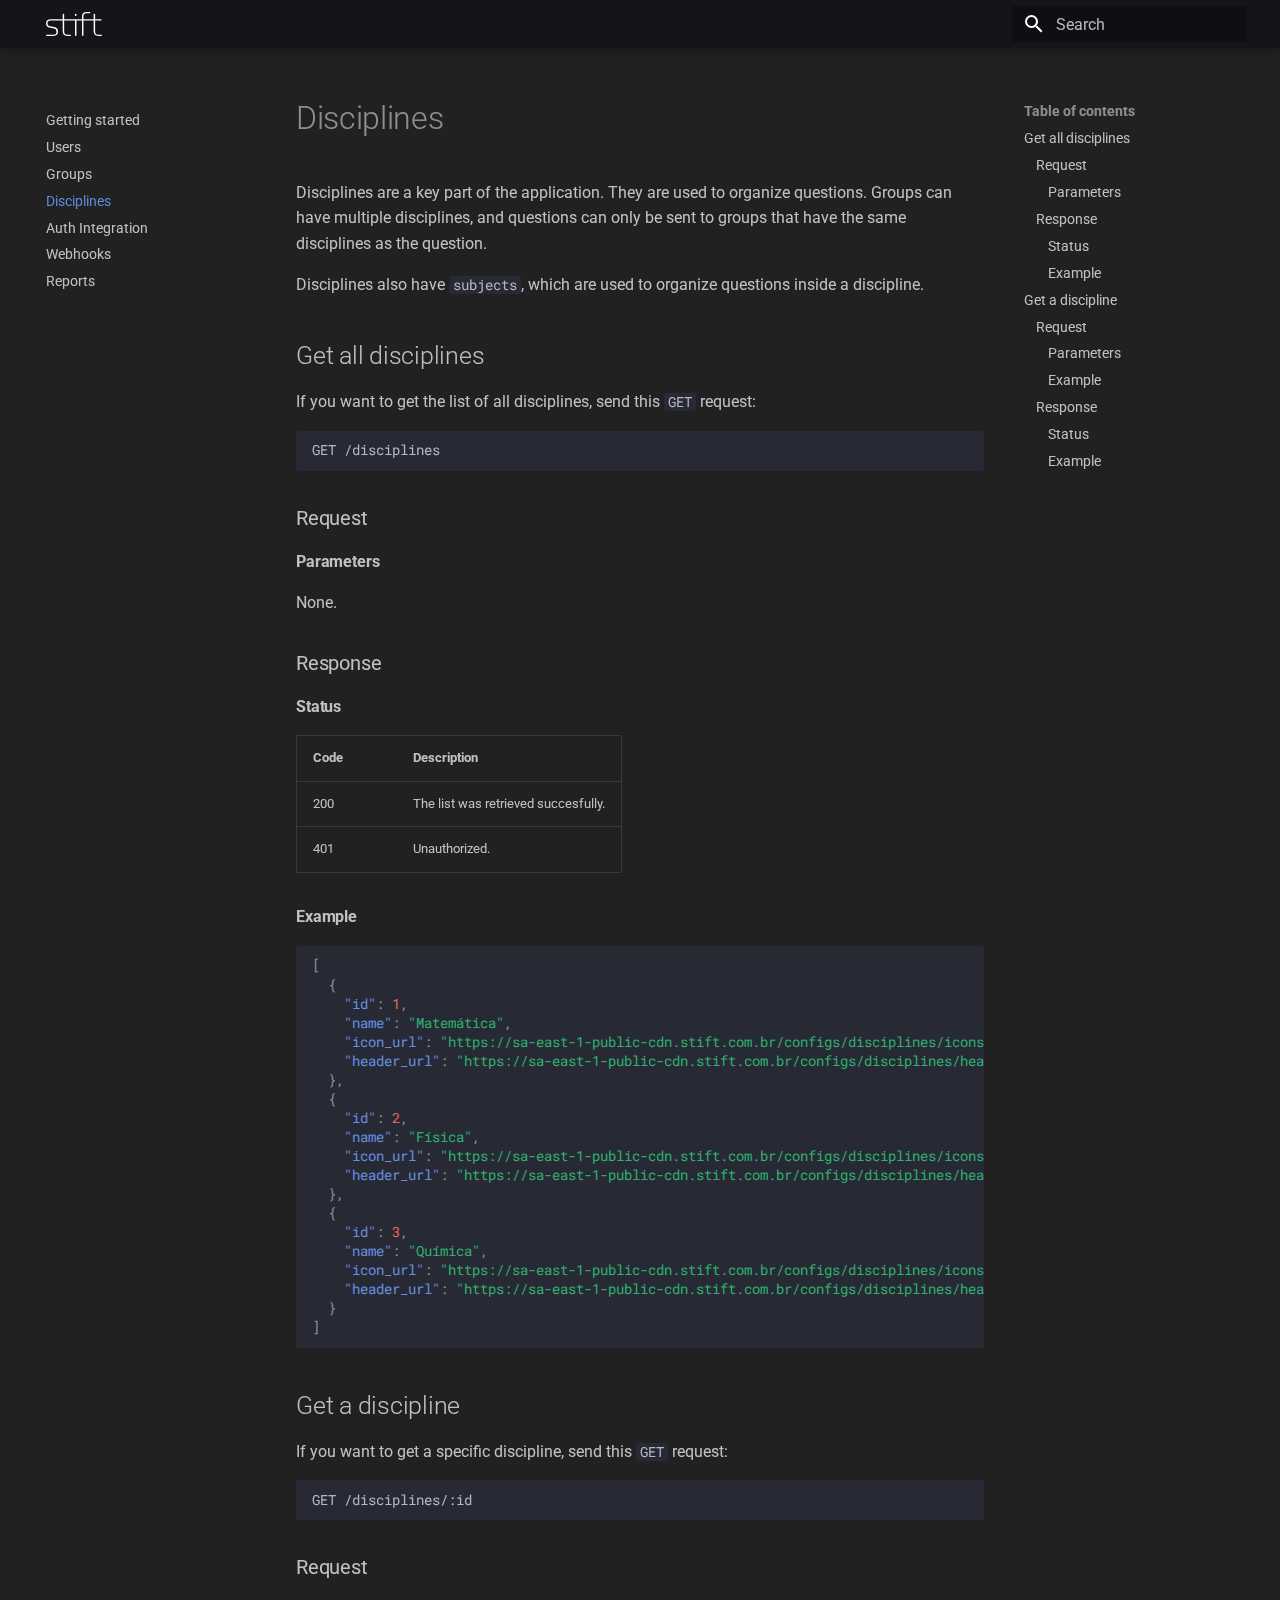
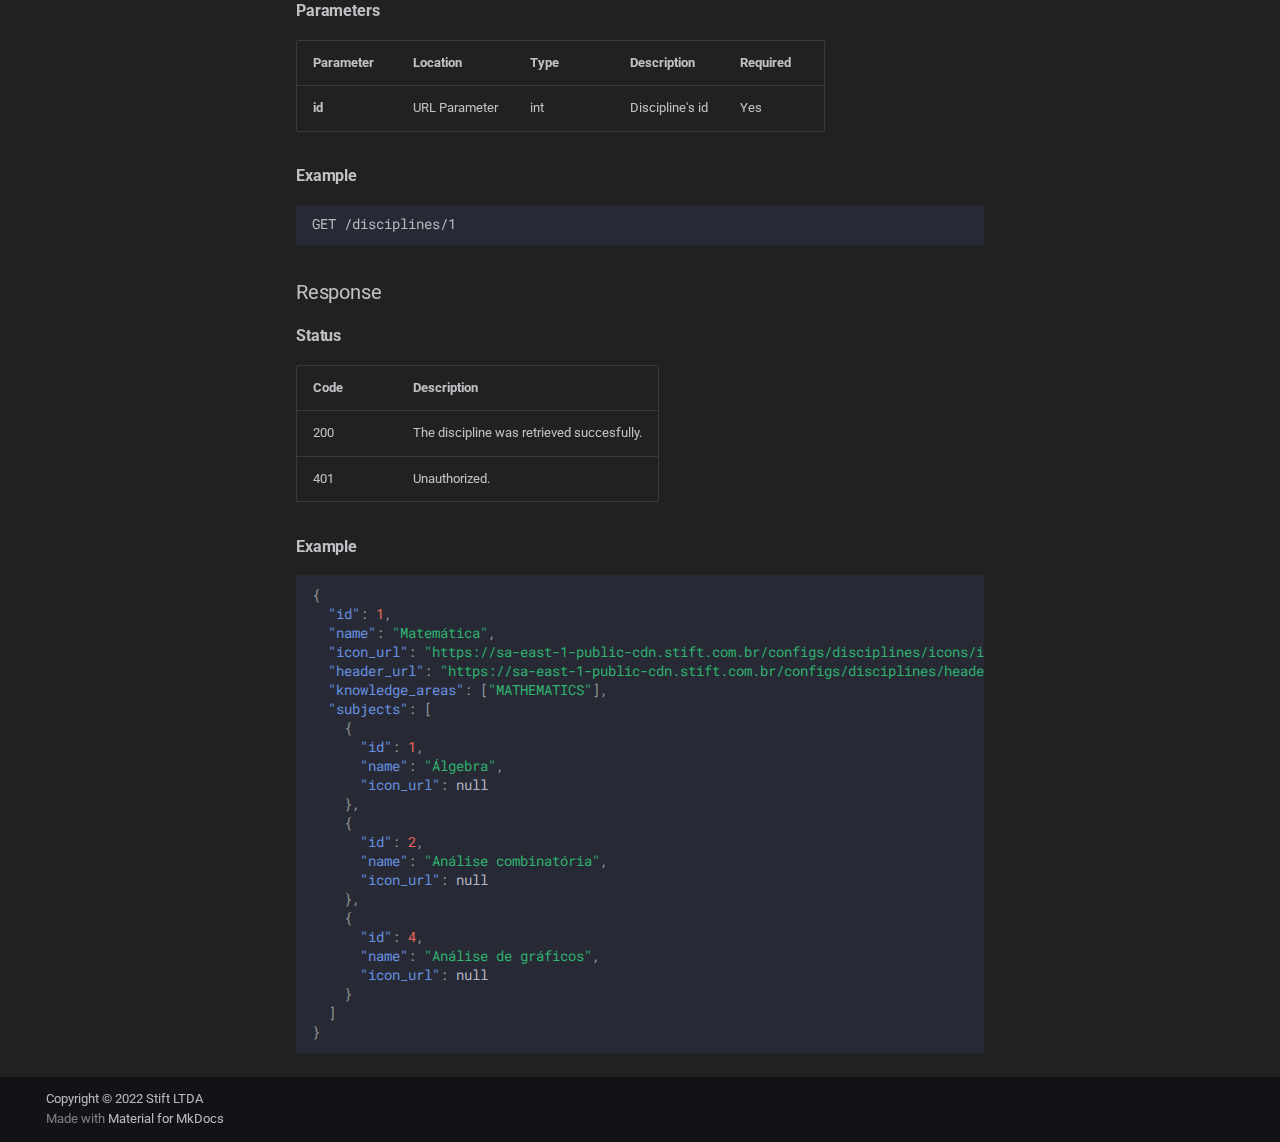
<file: disciplines/index.html>
<!doctype html>
<html lang="en" class="no-js">
  <head>
    
      <meta charset="utf-8">
      <meta name="viewport" content="width=device-width,initial-scale=1">
      
      
      
      
        <link rel="prev" href="../groups/">
      
      
        <link rel="next" href="../auth_integration/">
      
      
      <link rel="icon" href="../assets/favicon.png">
      <meta name="generator" content="mkdocs-1.6.1, mkdocs-material-9.6.7">
    
    
  <title>Stift Developers</title>

    
      <link rel="stylesheet" href="../assets/stylesheets/main.8608ea7d.min.css">
      
        
        <link rel="stylesheet" href="../assets/stylesheets/palette.06af60db.min.css">
      
      


    
    
      
    
    
      
        
        
        <link rel="preconnect" href="https://fonts.gstatic.com" crossorigin>
        <link rel="stylesheet" href="https://fonts.googleapis.com/css?family=Roboto:300,300i,400,400i,700,700i%7CRoboto+Mono:400,400i,700,700i&display=fallback">
        <style>:root{--md-text-font:"Roboto";--md-code-font:"Roboto Mono"}</style>
      
    
    
      <link rel="stylesheet" href="../stylesheets/extra.css">
    
    <script>__md_scope=new URL("..",location),__md_hash=e=>[...e].reduce(((e,_)=>(e<<5)-e+_.charCodeAt(0)),0),__md_get=(e,_=localStorage,t=__md_scope)=>JSON.parse(_.getItem(t.pathname+"."+e)),__md_set=(e,_,t=localStorage,a=__md_scope)=>{try{t.setItem(a.pathname+"."+e,JSON.stringify(_))}catch(e){}}</script>
    
      

    
    
    
  </head>
  
  
    
    
    
    
    
    <body dir="ltr" data-md-color-scheme="slate" data-md-color-primary="black" data-md-color-accent="indigo">
  
    
    <input class="md-toggle" data-md-toggle="drawer" type="checkbox" id="__drawer" autocomplete="off">
    <input class="md-toggle" data-md-toggle="search" type="checkbox" id="__search" autocomplete="off">
    <label class="md-overlay" for="__drawer"></label>
    <div data-md-component="skip">
      
        
        <a href="#disciplines" class="md-skip">
          Skip to content
        </a>
      
    </div>
    <div data-md-component="announce">
      
    </div>
    
    
      

  

<header class="md-header md-header--shadow" data-md-component="header">
  <nav class="md-header__inner md-grid" aria-label="Header">
    <a href=".." title="" class="md-header__button md-logo" aria-label="" data-md-component="logo">
      
  <img src="../assets/logo_white.svg" alt="logo">

    </a>
    <label class="md-header__button md-icon" for="__drawer">
      
      <svg xmlns="http://www.w3.org/2000/svg" viewBox="0 0 24 24"><path d="M3 6h18v2H3zm0 5h18v2H3zm0 5h18v2H3z"/></svg>
    </label>
    <div class="md-header__title" data-md-component="header-title">
      <div class="md-header__ellipsis">
        <div class="md-header__topic">
          <span class="md-ellipsis">
            
          </span>
        </div>
        <div class="md-header__topic" data-md-component="header-topic">
          <span class="md-ellipsis">
            
              Disciplines
            
          </span>
        </div>
      </div>
    </div>
    
      
    
    
    
    
      <label class="md-header__button md-icon" for="__search">
        
        <svg xmlns="http://www.w3.org/2000/svg" viewBox="0 0 24 24"><path d="M9.5 3A6.5 6.5 0 0 1 16 9.5c0 1.61-.59 3.09-1.56 4.23l.27.27h.79l5 5-1.5 1.5-5-5v-.79l-.27-.27A6.52 6.52 0 0 1 9.5 16 6.5 6.5 0 0 1 3 9.5 6.5 6.5 0 0 1 9.5 3m0 2C7 5 5 7 5 9.5S7 14 9.5 14 14 12 14 9.5 12 5 9.5 5"/></svg>
      </label>
      <div class="md-search" data-md-component="search" role="dialog">
  <label class="md-search__overlay" for="__search"></label>
  <div class="md-search__inner" role="search">
    <form class="md-search__form" name="search">
      <input type="text" class="md-search__input" name="query" aria-label="Search" placeholder="Search" autocapitalize="off" autocorrect="off" autocomplete="off" spellcheck="false" data-md-component="search-query" required>
      <label class="md-search__icon md-icon" for="__search">
        
        <svg xmlns="http://www.w3.org/2000/svg" viewBox="0 0 24 24"><path d="M9.5 3A6.5 6.5 0 0 1 16 9.5c0 1.61-.59 3.09-1.56 4.23l.27.27h.79l5 5-1.5 1.5-5-5v-.79l-.27-.27A6.52 6.52 0 0 1 9.5 16 6.5 6.5 0 0 1 3 9.5 6.5 6.5 0 0 1 9.5 3m0 2C7 5 5 7 5 9.5S7 14 9.5 14 14 12 14 9.5 12 5 9.5 5"/></svg>
        
        <svg xmlns="http://www.w3.org/2000/svg" viewBox="0 0 24 24"><path d="M20 11v2H8l5.5 5.5-1.42 1.42L4.16 12l7.92-7.92L13.5 5.5 8 11z"/></svg>
      </label>
      <nav class="md-search__options" aria-label="Search">
        
        <button type="reset" class="md-search__icon md-icon" title="Clear" aria-label="Clear" tabindex="-1">
          
          <svg xmlns="http://www.w3.org/2000/svg" viewBox="0 0 24 24"><path d="M19 6.41 17.59 5 12 10.59 6.41 5 5 6.41 10.59 12 5 17.59 6.41 19 12 13.41 17.59 19 19 17.59 13.41 12z"/></svg>
        </button>
      </nav>
      
    </form>
    <div class="md-search__output">
      <div class="md-search__scrollwrap" tabindex="0" data-md-scrollfix>
        <div class="md-search-result" data-md-component="search-result">
          <div class="md-search-result__meta">
            Initializing search
          </div>
          <ol class="md-search-result__list" role="presentation"></ol>
        </div>
      </div>
    </div>
  </div>
</div>
    
    
  </nav>
  
</header>
    
    <div class="md-container" data-md-component="container">
      
      
        
          
        
      
      <main class="md-main" data-md-component="main">
        <div class="md-main__inner md-grid">
          
            
              
              <div class="md-sidebar md-sidebar--primary" data-md-component="sidebar" data-md-type="navigation" >
                <div class="md-sidebar__scrollwrap">
                  <div class="md-sidebar__inner">
                    



<nav class="md-nav md-nav--primary" aria-label="Navigation" data-md-level="0">
  <label class="md-nav__title" for="__drawer">
    <a href=".." title="" class="md-nav__button md-logo" aria-label="" data-md-component="logo">
      
  <img src="../assets/logo_white.svg" alt="logo">

    </a>
    
  </label>
  
  <ul class="md-nav__list" data-md-scrollfix>
    
      
      
  
  
  
  
    <li class="md-nav__item">
      <a href=".." class="md-nav__link">
        
  
  <span class="md-ellipsis">
    Getting started
    
  </span>
  

      </a>
    </li>
  

    
      
      
  
  
  
  
    <li class="md-nav__item">
      <a href="../users/" class="md-nav__link">
        
  
  <span class="md-ellipsis">
    Users
    
  </span>
  

      </a>
    </li>
  

    
      
      
  
  
  
  
    <li class="md-nav__item">
      <a href="../groups/" class="md-nav__link">
        
  
  <span class="md-ellipsis">
    Groups
    
  </span>
  

      </a>
    </li>
  

    
      
      
  
  
    
  
  
  
    <li class="md-nav__item md-nav__item--active">
      
      <input class="md-nav__toggle md-toggle" type="checkbox" id="__toc">
      
      
        
      
      
        <label class="md-nav__link md-nav__link--active" for="__toc">
          
  
  <span class="md-ellipsis">
    Disciplines
    
  </span>
  

          <span class="md-nav__icon md-icon"></span>
        </label>
      
      <a href="./" class="md-nav__link md-nav__link--active">
        
  
  <span class="md-ellipsis">
    Disciplines
    
  </span>
  

      </a>
      
        

<nav class="md-nav md-nav--secondary" aria-label="Table of contents">
  
  
  
    
  
  
    <label class="md-nav__title" for="__toc">
      <span class="md-nav__icon md-icon"></span>
      Table of contents
    </label>
    <ul class="md-nav__list" data-md-component="toc" data-md-scrollfix>
      
        <li class="md-nav__item">
  <a href="#get-all-disciplines" class="md-nav__link">
    <span class="md-ellipsis">
      Get all disciplines
    </span>
  </a>
  
    <nav class="md-nav" aria-label="Get all disciplines">
      <ul class="md-nav__list">
        
          <li class="md-nav__item">
  <a href="#request" class="md-nav__link">
    <span class="md-ellipsis">
      Request
    </span>
  </a>
  
    <nav class="md-nav" aria-label="Request">
      <ul class="md-nav__list">
        
          <li class="md-nav__item">
  <a href="#parameters" class="md-nav__link">
    <span class="md-ellipsis">
      Parameters
    </span>
  </a>
  
</li>
        
      </ul>
    </nav>
  
</li>
        
          <li class="md-nav__item">
  <a href="#response" class="md-nav__link">
    <span class="md-ellipsis">
      Response
    </span>
  </a>
  
    <nav class="md-nav" aria-label="Response">
      <ul class="md-nav__list">
        
          <li class="md-nav__item">
  <a href="#status" class="md-nav__link">
    <span class="md-ellipsis">
      Status
    </span>
  </a>
  
</li>
        
          <li class="md-nav__item">
  <a href="#example" class="md-nav__link">
    <span class="md-ellipsis">
      Example
    </span>
  </a>
  
</li>
        
      </ul>
    </nav>
  
</li>
        
      </ul>
    </nav>
  
</li>
      
        <li class="md-nav__item">
  <a href="#get-a-discipline" class="md-nav__link">
    <span class="md-ellipsis">
      Get a discipline
    </span>
  </a>
  
    <nav class="md-nav" aria-label="Get a discipline">
      <ul class="md-nav__list">
        
          <li class="md-nav__item">
  <a href="#request_1" class="md-nav__link">
    <span class="md-ellipsis">
      Request
    </span>
  </a>
  
    <nav class="md-nav" aria-label="Request">
      <ul class="md-nav__list">
        
          <li class="md-nav__item">
  <a href="#parameters_1" class="md-nav__link">
    <span class="md-ellipsis">
      Parameters
    </span>
  </a>
  
</li>
        
          <li class="md-nav__item">
  <a href="#example_1" class="md-nav__link">
    <span class="md-ellipsis">
      Example
    </span>
  </a>
  
</li>
        
      </ul>
    </nav>
  
</li>
        
          <li class="md-nav__item">
  <a href="#response_1" class="md-nav__link">
    <span class="md-ellipsis">
      Response
    </span>
  </a>
  
    <nav class="md-nav" aria-label="Response">
      <ul class="md-nav__list">
        
          <li class="md-nav__item">
  <a href="#status_1" class="md-nav__link">
    <span class="md-ellipsis">
      Status
    </span>
  </a>
  
</li>
        
          <li class="md-nav__item">
  <a href="#example_2" class="md-nav__link">
    <span class="md-ellipsis">
      Example
    </span>
  </a>
  
</li>
        
      </ul>
    </nav>
  
</li>
        
      </ul>
    </nav>
  
</li>
      
    </ul>
  
</nav>
      
    </li>
  

    
      
      
  
  
  
  
    <li class="md-nav__item">
      <a href="../auth_integration/" class="md-nav__link">
        
  
  <span class="md-ellipsis">
    Auth Integration
    
  </span>
  

      </a>
    </li>
  

    
      
      
  
  
  
  
    <li class="md-nav__item">
      <a href="../webhooks/" class="md-nav__link">
        
  
  <span class="md-ellipsis">
    Webhooks
    
  </span>
  

      </a>
    </li>
  

    
      
      
  
  
  
  
    <li class="md-nav__item">
      <a href="../reports/" class="md-nav__link">
        
  
  <span class="md-ellipsis">
    Reports
    
  </span>
  

      </a>
    </li>
  

    
  </ul>
</nav>
                  </div>
                </div>
              </div>
            
            
              
              <div class="md-sidebar md-sidebar--secondary" data-md-component="sidebar" data-md-type="toc" >
                <div class="md-sidebar__scrollwrap">
                  <div class="md-sidebar__inner">
                    

<nav class="md-nav md-nav--secondary" aria-label="Table of contents">
  
  
  
    
  
  
    <label class="md-nav__title" for="__toc">
      <span class="md-nav__icon md-icon"></span>
      Table of contents
    </label>
    <ul class="md-nav__list" data-md-component="toc" data-md-scrollfix>
      
        <li class="md-nav__item">
  <a href="#get-all-disciplines" class="md-nav__link">
    <span class="md-ellipsis">
      Get all disciplines
    </span>
  </a>
  
    <nav class="md-nav" aria-label="Get all disciplines">
      <ul class="md-nav__list">
        
          <li class="md-nav__item">
  <a href="#request" class="md-nav__link">
    <span class="md-ellipsis">
      Request
    </span>
  </a>
  
    <nav class="md-nav" aria-label="Request">
      <ul class="md-nav__list">
        
          <li class="md-nav__item">
  <a href="#parameters" class="md-nav__link">
    <span class="md-ellipsis">
      Parameters
    </span>
  </a>
  
</li>
        
      </ul>
    </nav>
  
</li>
        
          <li class="md-nav__item">
  <a href="#response" class="md-nav__link">
    <span class="md-ellipsis">
      Response
    </span>
  </a>
  
    <nav class="md-nav" aria-label="Response">
      <ul class="md-nav__list">
        
          <li class="md-nav__item">
  <a href="#status" class="md-nav__link">
    <span class="md-ellipsis">
      Status
    </span>
  </a>
  
</li>
        
          <li class="md-nav__item">
  <a href="#example" class="md-nav__link">
    <span class="md-ellipsis">
      Example
    </span>
  </a>
  
</li>
        
      </ul>
    </nav>
  
</li>
        
      </ul>
    </nav>
  
</li>
      
        <li class="md-nav__item">
  <a href="#get-a-discipline" class="md-nav__link">
    <span class="md-ellipsis">
      Get a discipline
    </span>
  </a>
  
    <nav class="md-nav" aria-label="Get a discipline">
      <ul class="md-nav__list">
        
          <li class="md-nav__item">
  <a href="#request_1" class="md-nav__link">
    <span class="md-ellipsis">
      Request
    </span>
  </a>
  
    <nav class="md-nav" aria-label="Request">
      <ul class="md-nav__list">
        
          <li class="md-nav__item">
  <a href="#parameters_1" class="md-nav__link">
    <span class="md-ellipsis">
      Parameters
    </span>
  </a>
  
</li>
        
          <li class="md-nav__item">
  <a href="#example_1" class="md-nav__link">
    <span class="md-ellipsis">
      Example
    </span>
  </a>
  
</li>
        
      </ul>
    </nav>
  
</li>
        
          <li class="md-nav__item">
  <a href="#response_1" class="md-nav__link">
    <span class="md-ellipsis">
      Response
    </span>
  </a>
  
    <nav class="md-nav" aria-label="Response">
      <ul class="md-nav__list">
        
          <li class="md-nav__item">
  <a href="#status_1" class="md-nav__link">
    <span class="md-ellipsis">
      Status
    </span>
  </a>
  
</li>
        
          <li class="md-nav__item">
  <a href="#example_2" class="md-nav__link">
    <span class="md-ellipsis">
      Example
    </span>
  </a>
  
</li>
        
      </ul>
    </nav>
  
</li>
        
      </ul>
    </nav>
  
</li>
      
    </ul>
  
</nav>
                  </div>
                </div>
              </div>
            
          
          
            <div class="md-content" data-md-component="content">
              <article class="md-content__inner md-typeset">
                
                  



<h1 id="disciplines">Disciplines</h1>
<p>Disciplines are a key part of the application. They are used to organize questions. Groups can have multiple disciplines, and questions can only be sent to groups that have the same disciplines as the question.</p>
<p>Disciplines also have <code>subjects</code>, which are used to organize questions inside a discipline.</p>
<h2 id="get-all-disciplines">Get all disciplines</h2>
<p>If you want to get the list of all disciplines, send this <code>GET</code> request:</p>
<div class="highlight"><pre><span></span><code><a id="__codelineno-0-1" name="__codelineno-0-1" href="#__codelineno-0-1"></a><span class="err">GET /disciplines</span>
</code></pre></div>
<h3 id="request">Request</h3>
<h4 id="parameters">Parameters</h4>
<p>None.</p>
<h3 id="response">Response</h3>
<h4 id="status">Status</h4>
<table>
<thead>
<tr>
<th>Code</th>
<th>Description</th>
</tr>
</thead>
<tbody>
<tr>
<td>200</td>
<td>The list was retrieved succesfully.</td>
</tr>
<tr>
<td>401</td>
<td>Unauthorized.</td>
</tr>
</tbody>
</table>
<h4 id="example">Example</h4>
<div class="highlight"><pre><span></span><code><a id="__codelineno-1-1" name="__codelineno-1-1" href="#__codelineno-1-1"></a><span class="p">[</span>
<a id="__codelineno-1-2" name="__codelineno-1-2" href="#__codelineno-1-2"></a><span class="w">  </span><span class="p">{</span>
<a id="__codelineno-1-3" name="__codelineno-1-3" href="#__codelineno-1-3"></a><span class="w">    </span><span class="nt">&quot;id&quot;</span><span class="p">:</span><span class="w"> </span><span class="mi">1</span><span class="p">,</span>
<a id="__codelineno-1-4" name="__codelineno-1-4" href="#__codelineno-1-4"></a><span class="w">    </span><span class="nt">&quot;name&quot;</span><span class="p">:</span><span class="w"> </span><span class="s2">&quot;Matemática&quot;</span><span class="p">,</span>
<a id="__codelineno-1-5" name="__codelineno-1-5" href="#__codelineno-1-5"></a><span class="w">    </span><span class="nt">&quot;icon_url&quot;</span><span class="p">:</span><span class="w"> </span><span class="s2">&quot;https://sa-east-1-public-cdn.stift.com.br/configs/disciplines/icons/ic_mathematics.png&quot;</span><span class="p">,</span>
<a id="__codelineno-1-6" name="__codelineno-1-6" href="#__codelineno-1-6"></a><span class="w">    </span><span class="nt">&quot;header_url&quot;</span><span class="p">:</span><span class="w"> </span><span class="s2">&quot;https://sa-east-1-public-cdn.stift.com.br/configs/disciplines/headers/header_mathematics.jpg&quot;</span>
<a id="__codelineno-1-7" name="__codelineno-1-7" href="#__codelineno-1-7"></a><span class="w">  </span><span class="p">},</span>
<a id="__codelineno-1-8" name="__codelineno-1-8" href="#__codelineno-1-8"></a><span class="w">  </span><span class="p">{</span>
<a id="__codelineno-1-9" name="__codelineno-1-9" href="#__codelineno-1-9"></a><span class="w">    </span><span class="nt">&quot;id&quot;</span><span class="p">:</span><span class="w"> </span><span class="mi">2</span><span class="p">,</span>
<a id="__codelineno-1-10" name="__codelineno-1-10" href="#__codelineno-1-10"></a><span class="w">    </span><span class="nt">&quot;name&quot;</span><span class="p">:</span><span class="w"> </span><span class="s2">&quot;Física&quot;</span><span class="p">,</span>
<a id="__codelineno-1-11" name="__codelineno-1-11" href="#__codelineno-1-11"></a><span class="w">    </span><span class="nt">&quot;icon_url&quot;</span><span class="p">:</span><span class="w"> </span><span class="s2">&quot;https://sa-east-1-public-cdn.stift.com.br/configs/disciplines/icons/ic_physics.png&quot;</span><span class="p">,</span>
<a id="__codelineno-1-12" name="__codelineno-1-12" href="#__codelineno-1-12"></a><span class="w">    </span><span class="nt">&quot;header_url&quot;</span><span class="p">:</span><span class="w"> </span><span class="s2">&quot;https://sa-east-1-public-cdn.stift.com.br/configs/disciplines/headers/header_physics.jpg&quot;</span>
<a id="__codelineno-1-13" name="__codelineno-1-13" href="#__codelineno-1-13"></a><span class="w">  </span><span class="p">},</span>
<a id="__codelineno-1-14" name="__codelineno-1-14" href="#__codelineno-1-14"></a><span class="w">  </span><span class="p">{</span>
<a id="__codelineno-1-15" name="__codelineno-1-15" href="#__codelineno-1-15"></a><span class="w">    </span><span class="nt">&quot;id&quot;</span><span class="p">:</span><span class="w"> </span><span class="mi">3</span><span class="p">,</span>
<a id="__codelineno-1-16" name="__codelineno-1-16" href="#__codelineno-1-16"></a><span class="w">    </span><span class="nt">&quot;name&quot;</span><span class="p">:</span><span class="w"> </span><span class="s2">&quot;Química&quot;</span><span class="p">,</span>
<a id="__codelineno-1-17" name="__codelineno-1-17" href="#__codelineno-1-17"></a><span class="w">    </span><span class="nt">&quot;icon_url&quot;</span><span class="p">:</span><span class="w"> </span><span class="s2">&quot;https://sa-east-1-public-cdn.stift.com.br/configs/disciplines/icons/ic_chemistry.png&quot;</span><span class="p">,</span>
<a id="__codelineno-1-18" name="__codelineno-1-18" href="#__codelineno-1-18"></a><span class="w">    </span><span class="nt">&quot;header_url&quot;</span><span class="p">:</span><span class="w"> </span><span class="s2">&quot;https://sa-east-1-public-cdn.stift.com.br/configs/disciplines/headers/header_chemistry.jpg&quot;</span>
<a id="__codelineno-1-19" name="__codelineno-1-19" href="#__codelineno-1-19"></a><span class="w">  </span><span class="p">}</span>
<a id="__codelineno-1-20" name="__codelineno-1-20" href="#__codelineno-1-20"></a><span class="p">]</span>
</code></pre></div>
<h2 id="get-a-discipline">Get a discipline</h2>
<p>If you want to get a specific discipline, send this <code>GET</code> request:</p>
<div class="highlight"><pre><span></span><code><a id="__codelineno-2-1" name="__codelineno-2-1" href="#__codelineno-2-1"></a><span class="err">GET /disciplines/:id</span>
</code></pre></div>
<h3 id="request_1">Request</h3>
<h4 id="parameters_1">Parameters</h4>
<table>
<thead>
<tr>
<th>Parameter</th>
<th>Location</th>
<th>Type</th>
<th>Description</th>
<th>Required</th>
</tr>
</thead>
<tbody>
<tr>
<td><strong>id</strong></td>
<td>URL Parameter</td>
<td>int</td>
<td>Discipline's id</td>
<td>Yes</td>
</tr>
</tbody>
</table>
<h4 id="example_1">Example</h4>
<div class="highlight"><pre><span></span><code><a id="__codelineno-3-1" name="__codelineno-3-1" href="#__codelineno-3-1"></a><span class="err">GET /disciplines/1</span>
</code></pre></div>
<h3 id="response_1">Response</h3>
<h4 id="status_1">Status</h4>
<table>
<thead>
<tr>
<th>Code</th>
<th>Description</th>
</tr>
</thead>
<tbody>
<tr>
<td>200</td>
<td>The discipline was retrieved succesfully.</td>
</tr>
<tr>
<td>401</td>
<td>Unauthorized.</td>
</tr>
</tbody>
</table>
<h4 id="example_2">Example</h4>
<div class="highlight"><pre><span></span><code><a id="__codelineno-4-1" name="__codelineno-4-1" href="#__codelineno-4-1"></a><span class="p">{</span>
<a id="__codelineno-4-2" name="__codelineno-4-2" href="#__codelineno-4-2"></a><span class="w">  </span><span class="nt">&quot;id&quot;</span><span class="p">:</span><span class="w"> </span><span class="mi">1</span><span class="p">,</span>
<a id="__codelineno-4-3" name="__codelineno-4-3" href="#__codelineno-4-3"></a><span class="w">  </span><span class="nt">&quot;name&quot;</span><span class="p">:</span><span class="w"> </span><span class="s2">&quot;Matemática&quot;</span><span class="p">,</span>
<a id="__codelineno-4-4" name="__codelineno-4-4" href="#__codelineno-4-4"></a><span class="w">  </span><span class="nt">&quot;icon_url&quot;</span><span class="p">:</span><span class="w"> </span><span class="s2">&quot;https://sa-east-1-public-cdn.stift.com.br/configs/disciplines/icons/ic_mathematics.png&quot;</span><span class="p">,</span>
<a id="__codelineno-4-5" name="__codelineno-4-5" href="#__codelineno-4-5"></a><span class="w">  </span><span class="nt">&quot;header_url&quot;</span><span class="p">:</span><span class="w"> </span><span class="s2">&quot;https://sa-east-1-public-cdn.stift.com.br/configs/disciplines/headers/header_mathematics.jpg&quot;</span><span class="p">,</span>
<a id="__codelineno-4-6" name="__codelineno-4-6" href="#__codelineno-4-6"></a><span class="w">  </span><span class="nt">&quot;knowledge_areas&quot;</span><span class="p">:</span><span class="w"> </span><span class="p">[</span><span class="s2">&quot;MATHEMATICS&quot;</span><span class="p">],</span>
<a id="__codelineno-4-7" name="__codelineno-4-7" href="#__codelineno-4-7"></a><span class="w">  </span><span class="nt">&quot;subjects&quot;</span><span class="p">:</span><span class="w"> </span><span class="p">[</span>
<a id="__codelineno-4-8" name="__codelineno-4-8" href="#__codelineno-4-8"></a><span class="w">    </span><span class="p">{</span>
<a id="__codelineno-4-9" name="__codelineno-4-9" href="#__codelineno-4-9"></a><span class="w">      </span><span class="nt">&quot;id&quot;</span><span class="p">:</span><span class="w"> </span><span class="mi">1</span><span class="p">,</span>
<a id="__codelineno-4-10" name="__codelineno-4-10" href="#__codelineno-4-10"></a><span class="w">      </span><span class="nt">&quot;name&quot;</span><span class="p">:</span><span class="w"> </span><span class="s2">&quot;Álgebra&quot;</span><span class="p">,</span>
<a id="__codelineno-4-11" name="__codelineno-4-11" href="#__codelineno-4-11"></a><span class="w">      </span><span class="nt">&quot;icon_url&quot;</span><span class="p">:</span><span class="w"> </span><span class="kc">null</span>
<a id="__codelineno-4-12" name="__codelineno-4-12" href="#__codelineno-4-12"></a><span class="w">    </span><span class="p">},</span>
<a id="__codelineno-4-13" name="__codelineno-4-13" href="#__codelineno-4-13"></a><span class="w">    </span><span class="p">{</span>
<a id="__codelineno-4-14" name="__codelineno-4-14" href="#__codelineno-4-14"></a><span class="w">      </span><span class="nt">&quot;id&quot;</span><span class="p">:</span><span class="w"> </span><span class="mi">2</span><span class="p">,</span>
<a id="__codelineno-4-15" name="__codelineno-4-15" href="#__codelineno-4-15"></a><span class="w">      </span><span class="nt">&quot;name&quot;</span><span class="p">:</span><span class="w"> </span><span class="s2">&quot;Análise combinatória&quot;</span><span class="p">,</span>
<a id="__codelineno-4-16" name="__codelineno-4-16" href="#__codelineno-4-16"></a><span class="w">      </span><span class="nt">&quot;icon_url&quot;</span><span class="p">:</span><span class="w"> </span><span class="kc">null</span>
<a id="__codelineno-4-17" name="__codelineno-4-17" href="#__codelineno-4-17"></a><span class="w">    </span><span class="p">},</span>
<a id="__codelineno-4-18" name="__codelineno-4-18" href="#__codelineno-4-18"></a><span class="w">    </span><span class="p">{</span>
<a id="__codelineno-4-19" name="__codelineno-4-19" href="#__codelineno-4-19"></a><span class="w">      </span><span class="nt">&quot;id&quot;</span><span class="p">:</span><span class="w"> </span><span class="mi">4</span><span class="p">,</span>
<a id="__codelineno-4-20" name="__codelineno-4-20" href="#__codelineno-4-20"></a><span class="w">      </span><span class="nt">&quot;name&quot;</span><span class="p">:</span><span class="w"> </span><span class="s2">&quot;Análise de gráficos&quot;</span><span class="p">,</span>
<a id="__codelineno-4-21" name="__codelineno-4-21" href="#__codelineno-4-21"></a><span class="w">      </span><span class="nt">&quot;icon_url&quot;</span><span class="p">:</span><span class="w"> </span><span class="kc">null</span>
<a id="__codelineno-4-22" name="__codelineno-4-22" href="#__codelineno-4-22"></a><span class="w">    </span><span class="p">}</span>
<a id="__codelineno-4-23" name="__codelineno-4-23" href="#__codelineno-4-23"></a><span class="w">  </span><span class="p">]</span>
<a id="__codelineno-4-24" name="__codelineno-4-24" href="#__codelineno-4-24"></a><span class="p">}</span>
</code></pre></div>












                
              </article>
            </div>
          
          
<script>var target=document.getElementById(location.hash.slice(1));target&&target.name&&(target.checked=target.name.startsWith("__tabbed_"))</script>
        </div>
        
          <button type="button" class="md-top md-icon" data-md-component="top" hidden>
  
  <svg xmlns="http://www.w3.org/2000/svg" viewBox="0 0 24 24"><path d="M13 20h-2V8l-5.5 5.5-1.42-1.42L12 4.16l7.92 7.92-1.42 1.42L13 8z"/></svg>
  Back to top
</button>
        
      </main>
      
        <footer class="md-footer">
  
  <div class="md-footer-meta md-typeset">
    <div class="md-footer-meta__inner md-grid">
      <div class="md-copyright">
  
    <div class="md-copyright__highlight">
      Copyright &copy; 2022 Stift LTDA
    </div>
  
  
    Made with
    <a href="https://squidfunk.github.io/mkdocs-material/" target="_blank" rel="noopener">
      Material for MkDocs
    </a>
  
</div>
      
    </div>
  </div>
</footer>
      
    </div>
    <div class="md-dialog" data-md-component="dialog">
      <div class="md-dialog__inner md-typeset"></div>
    </div>
    
    
    <script id="__config" type="application/json">{"base": "..", "features": ["navigation.instant", "navigation.tracking", "navigation.top"], "search": "../assets/javascripts/workers/search.f8cc74c7.min.js", "translations": {"clipboard.copied": "Copied to clipboard", "clipboard.copy": "Copy to clipboard", "search.result.more.one": "1 more on this page", "search.result.more.other": "# more on this page", "search.result.none": "No matching documents", "search.result.one": "1 matching document", "search.result.other": "# matching documents", "search.result.placeholder": "Type to start searching", "search.result.term.missing": "Missing", "select.version": "Select version"}}</script>
    
    
      <script src="../assets/javascripts/bundle.c8b220af.min.js"></script>
      
    
  </body>
</html>
</file>
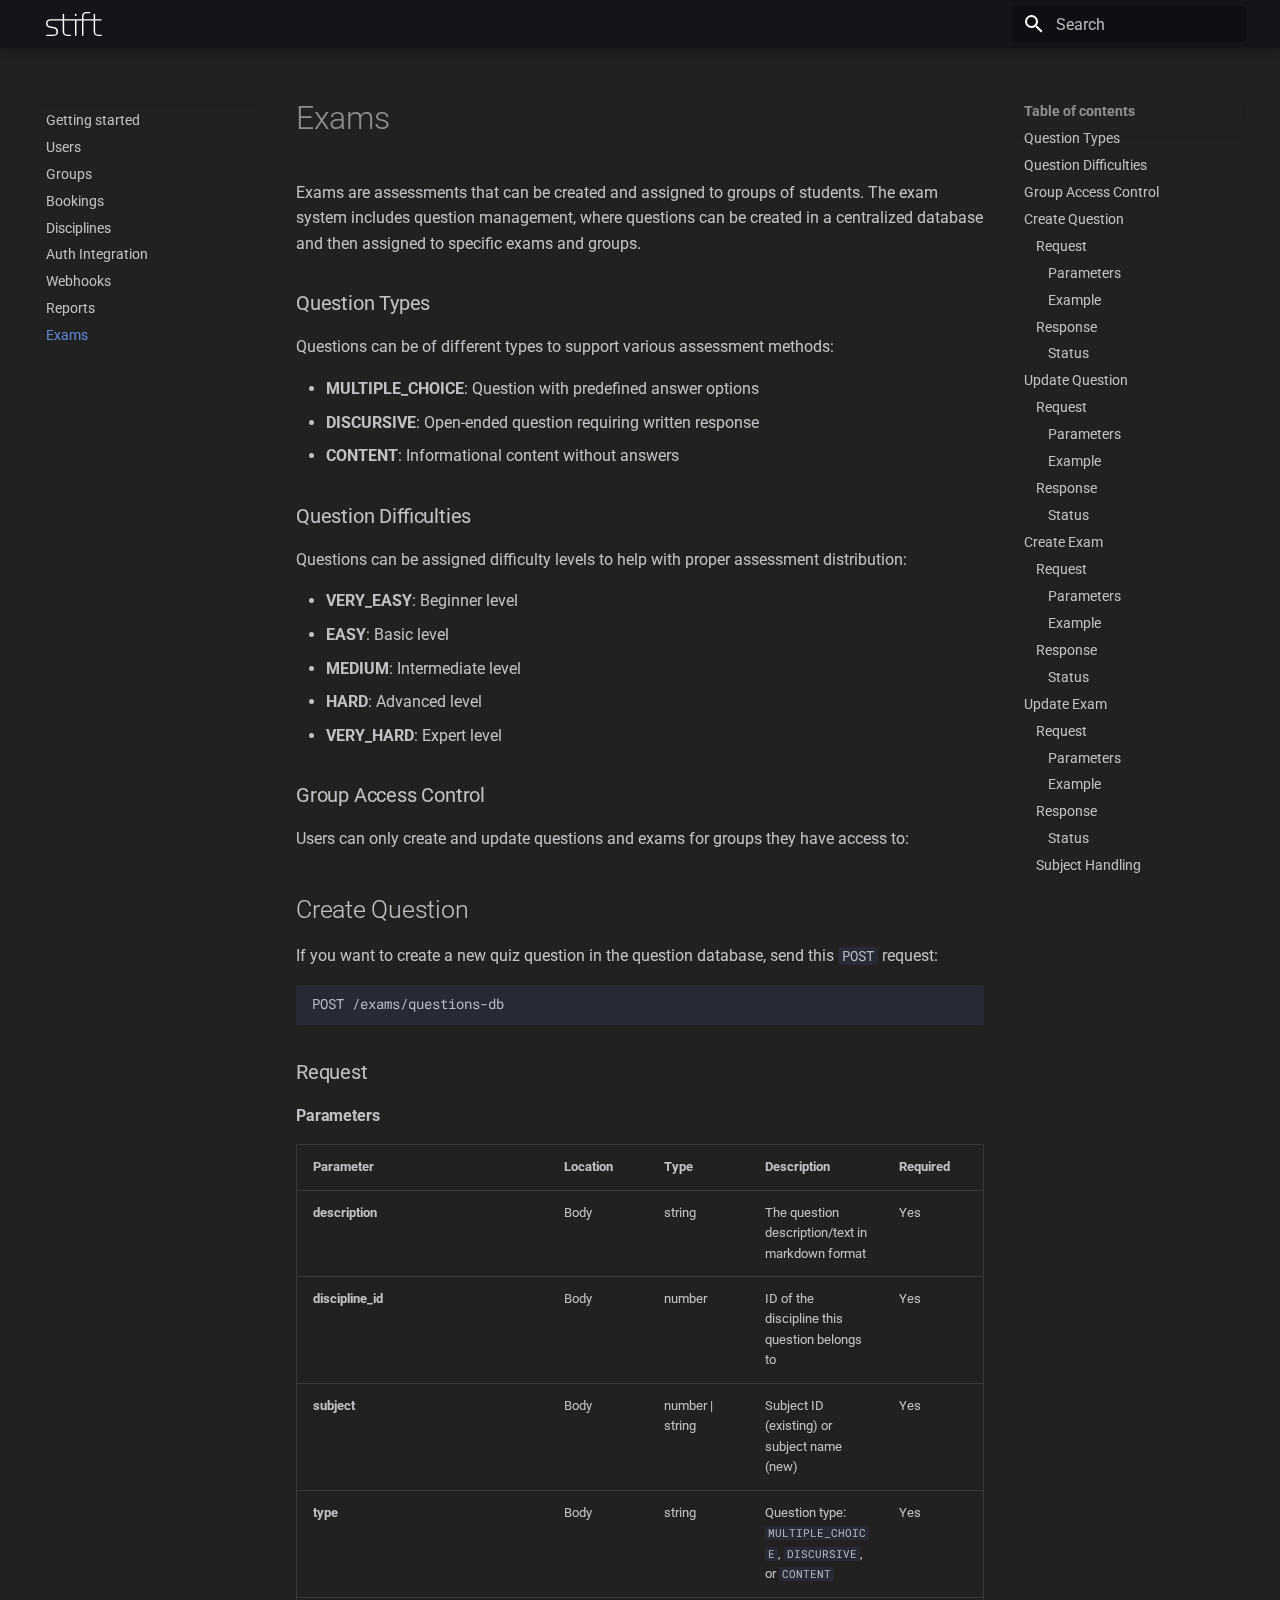
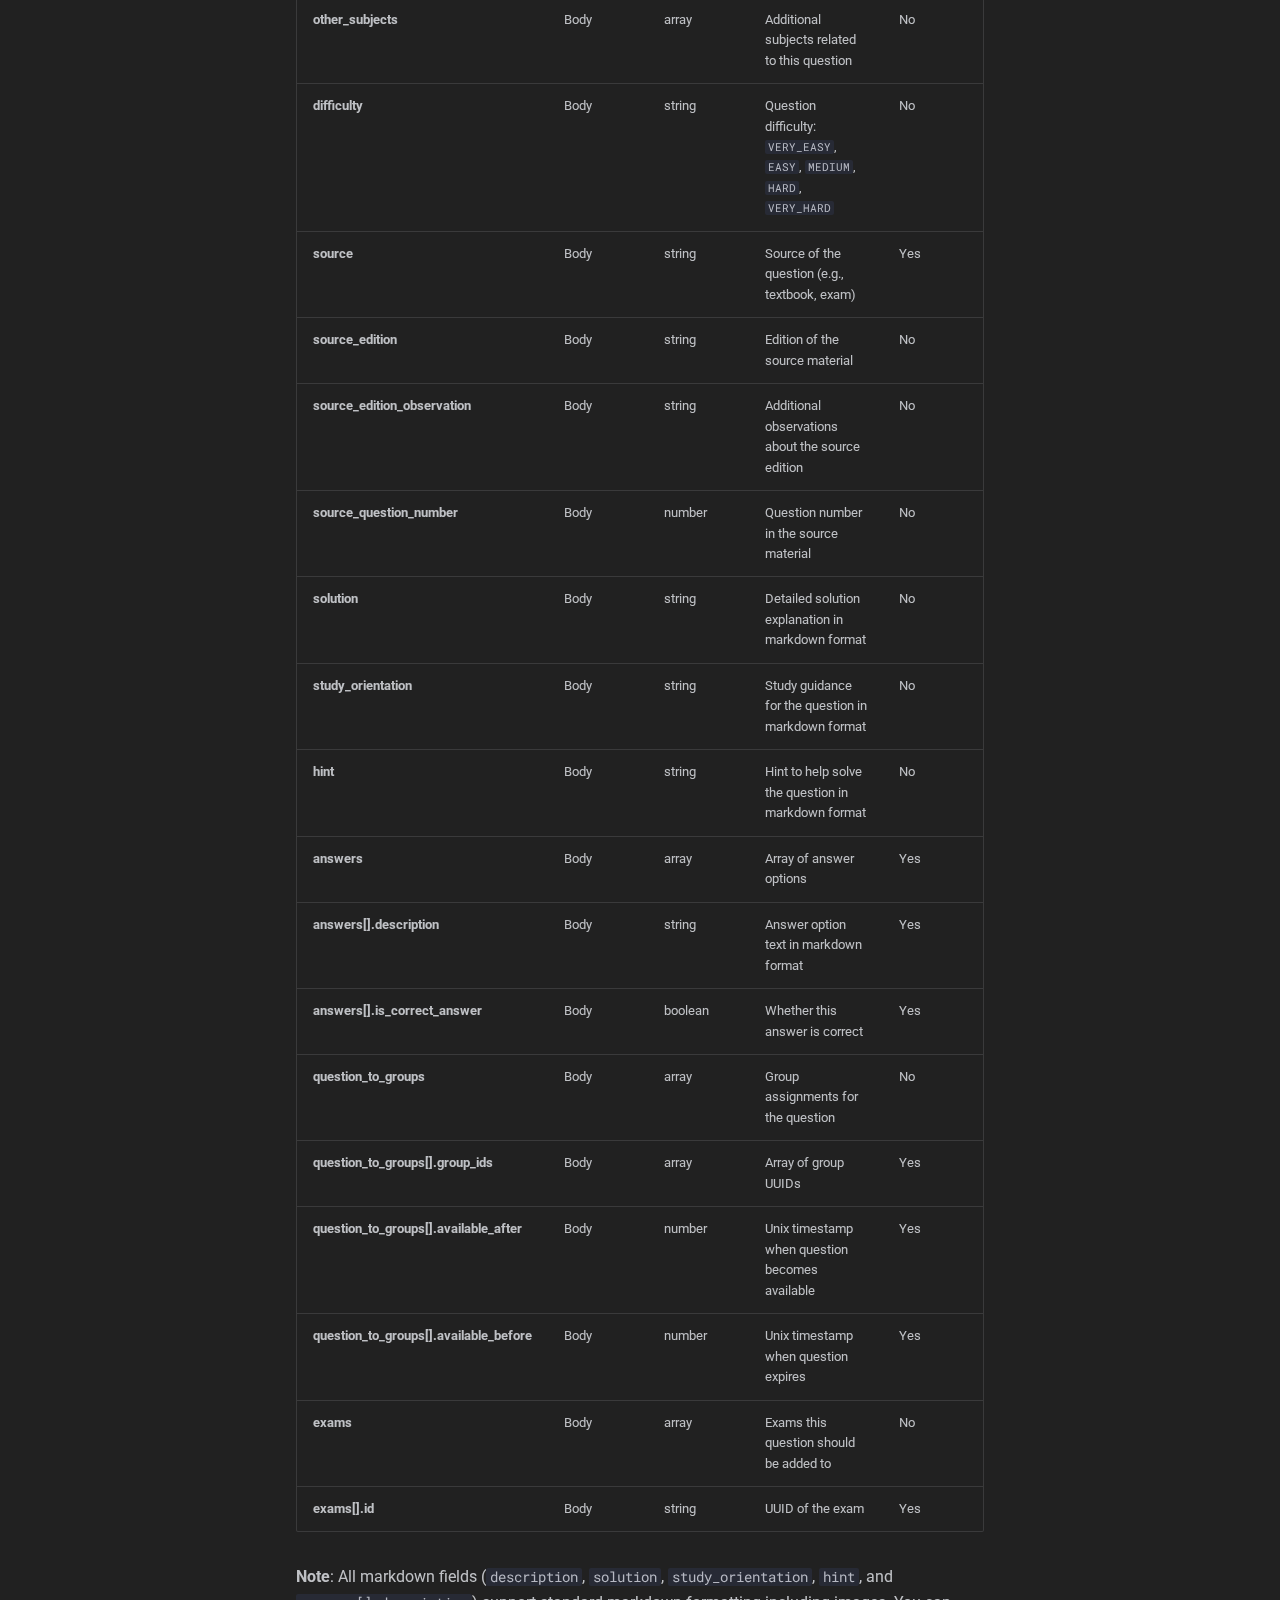
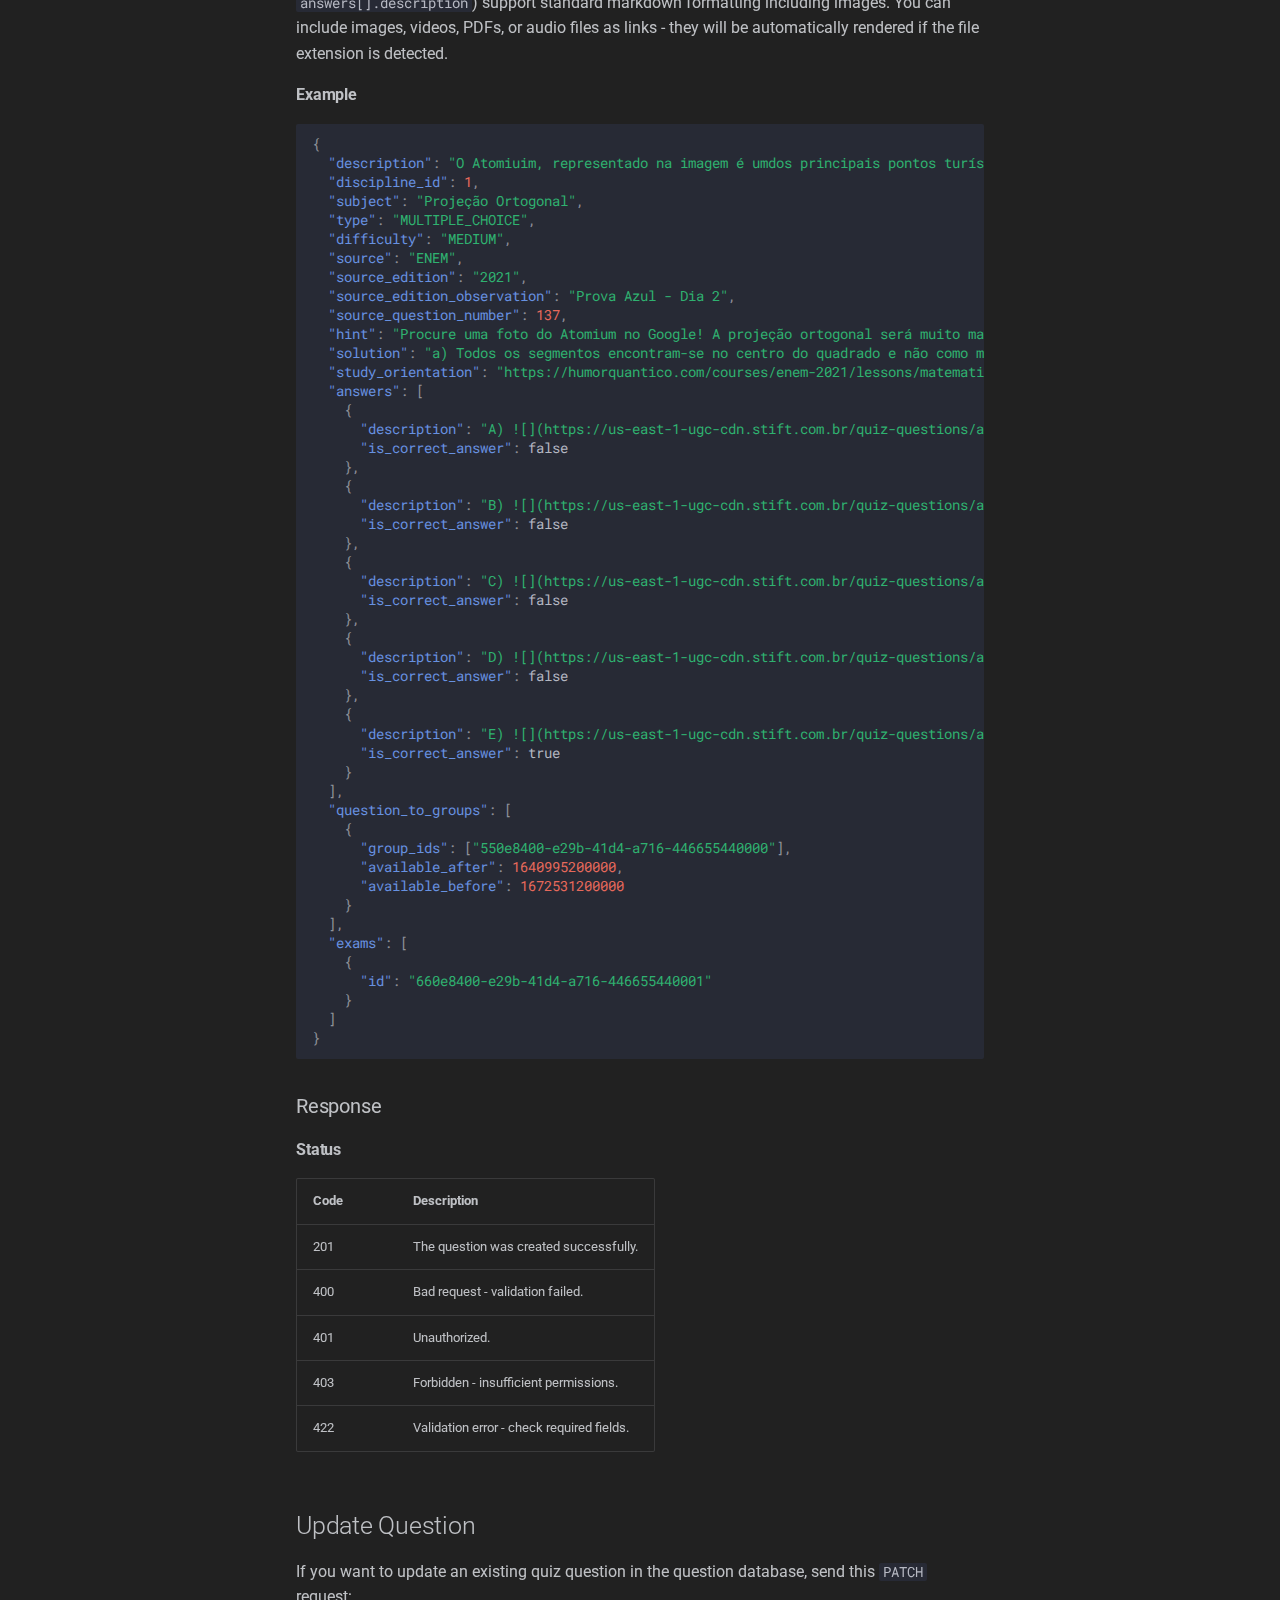
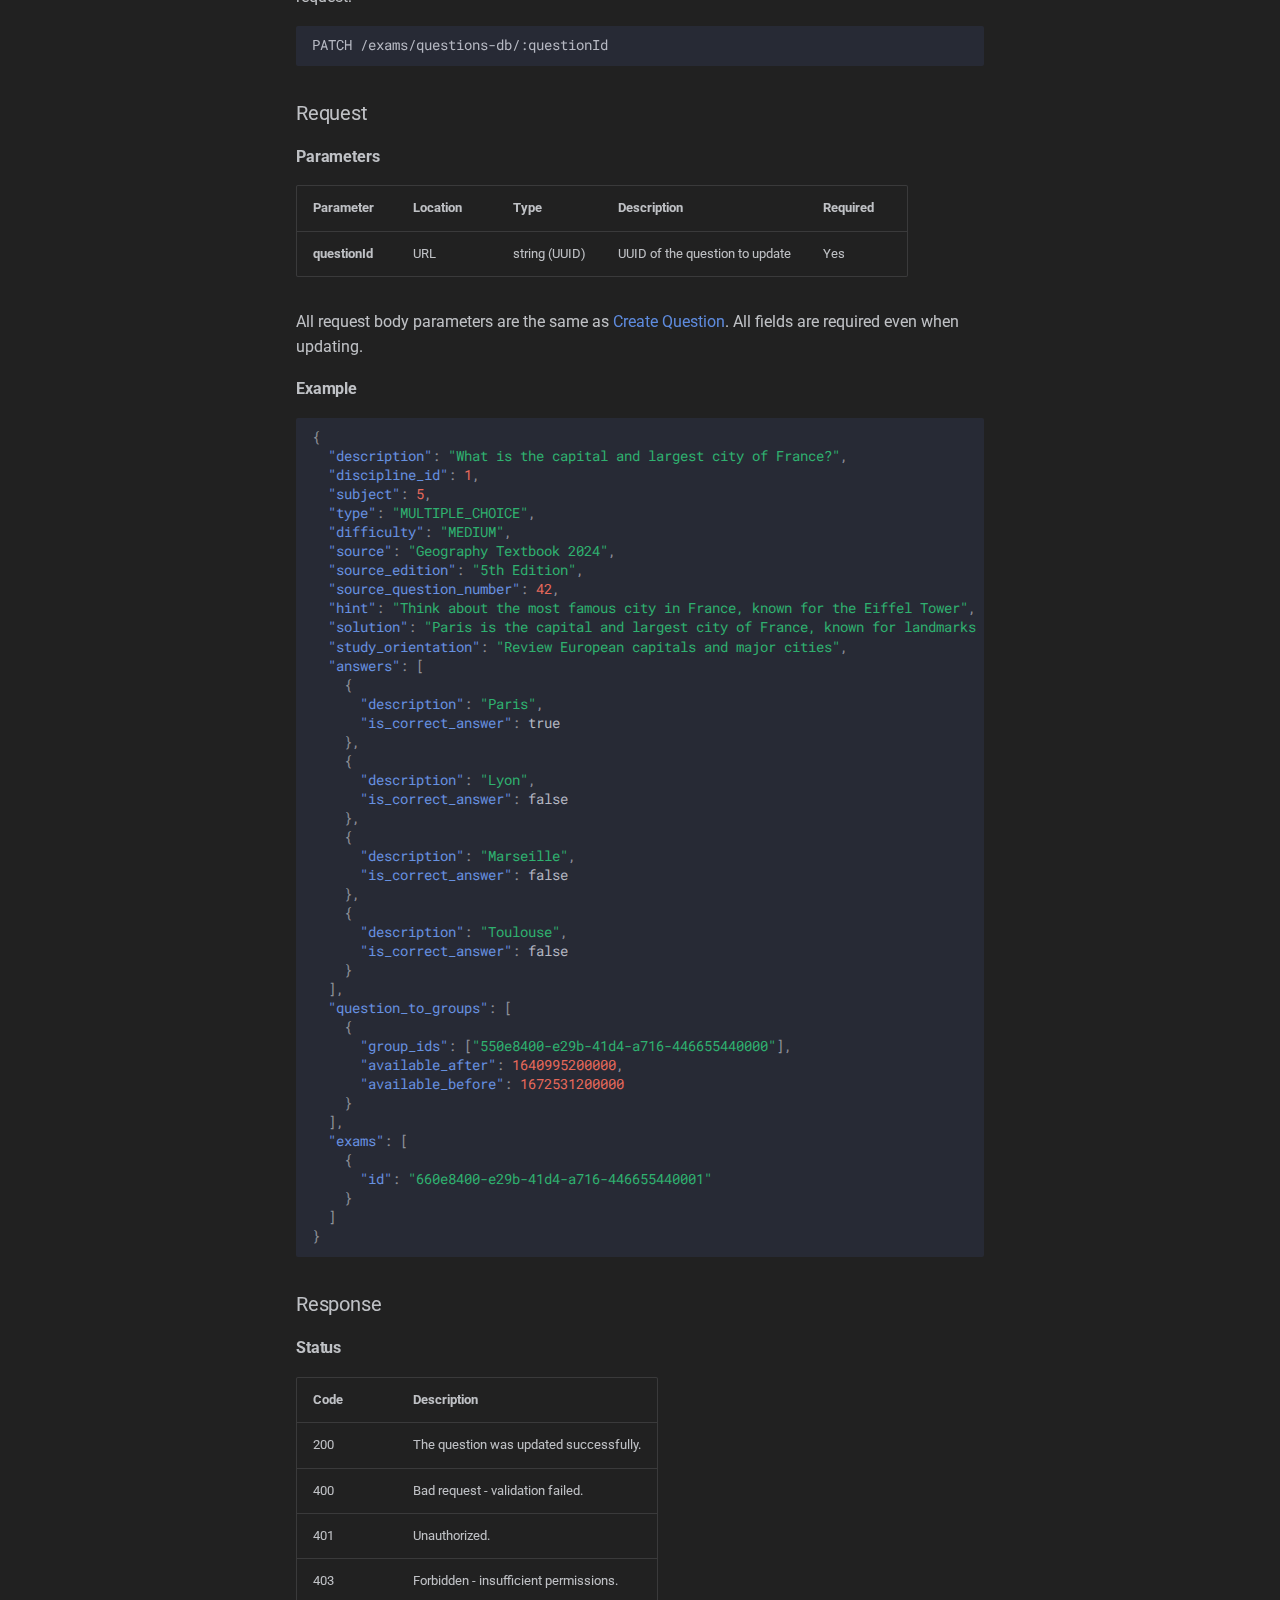
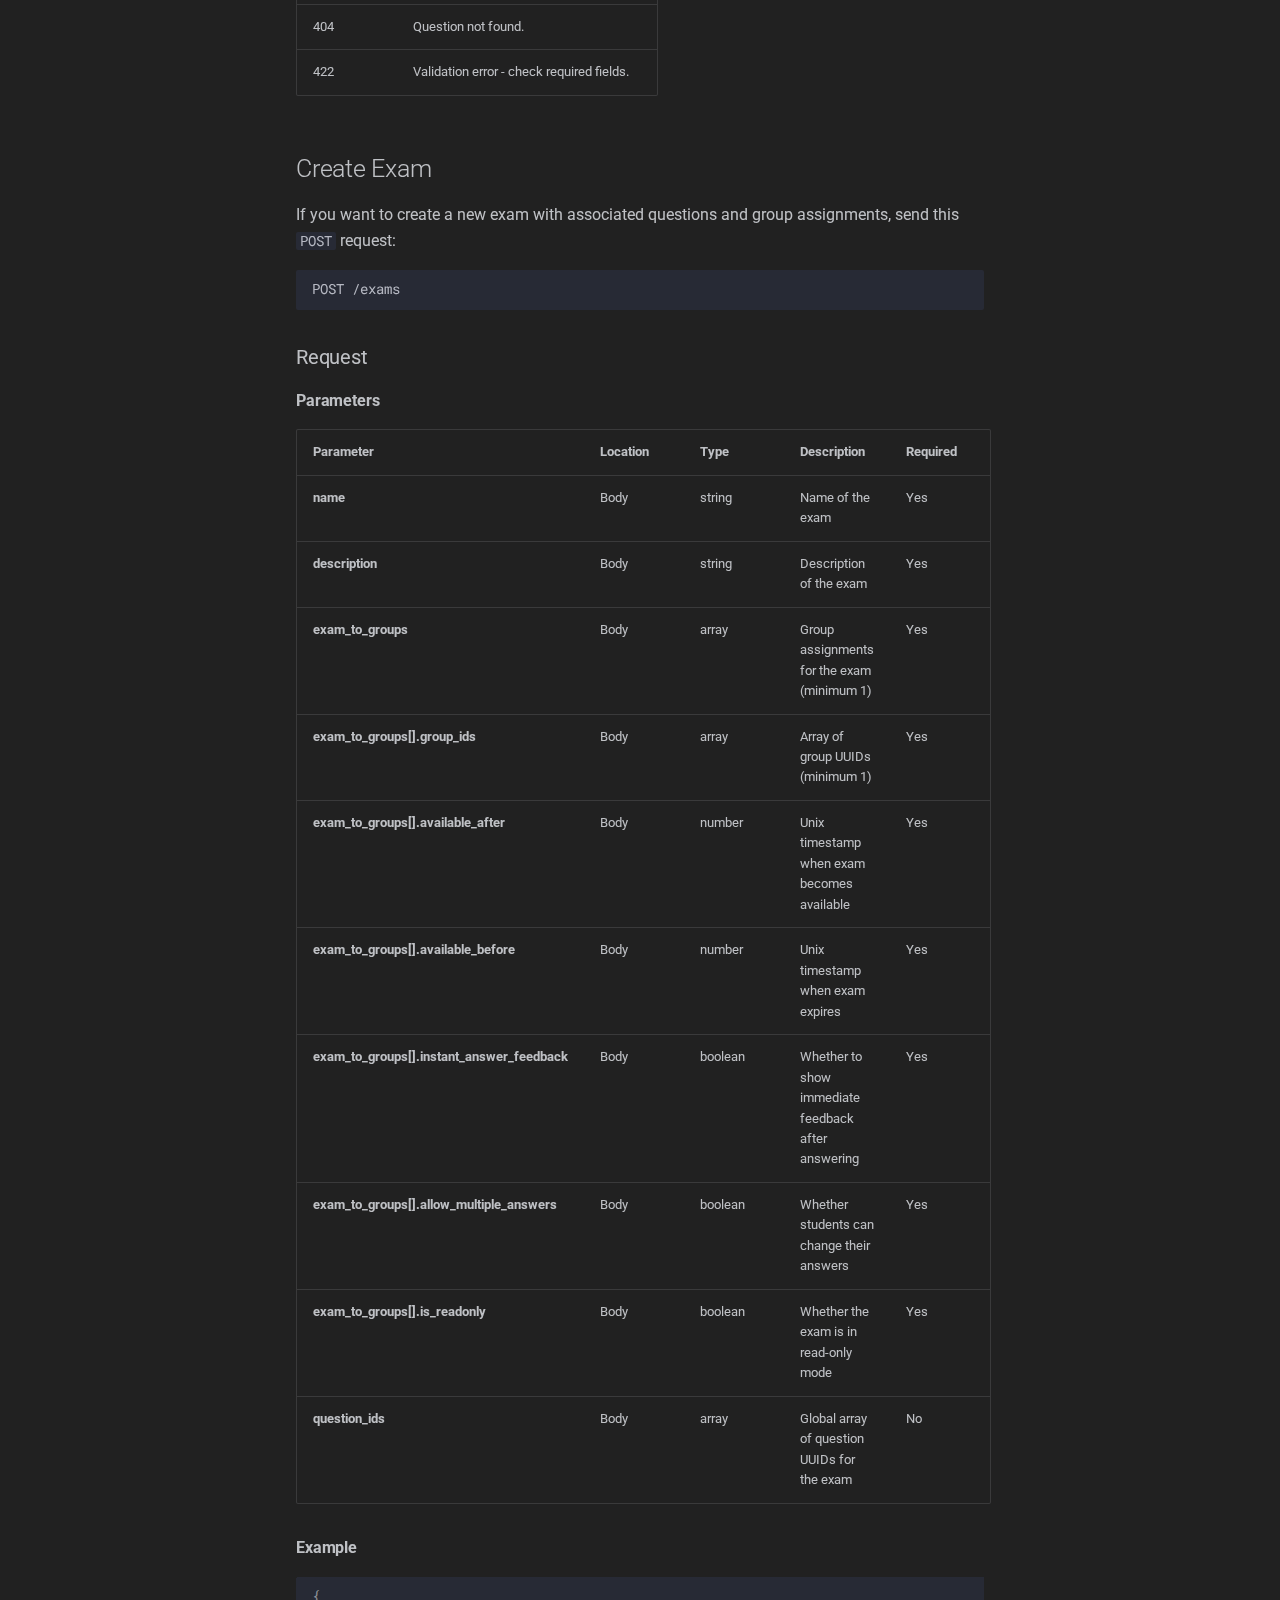
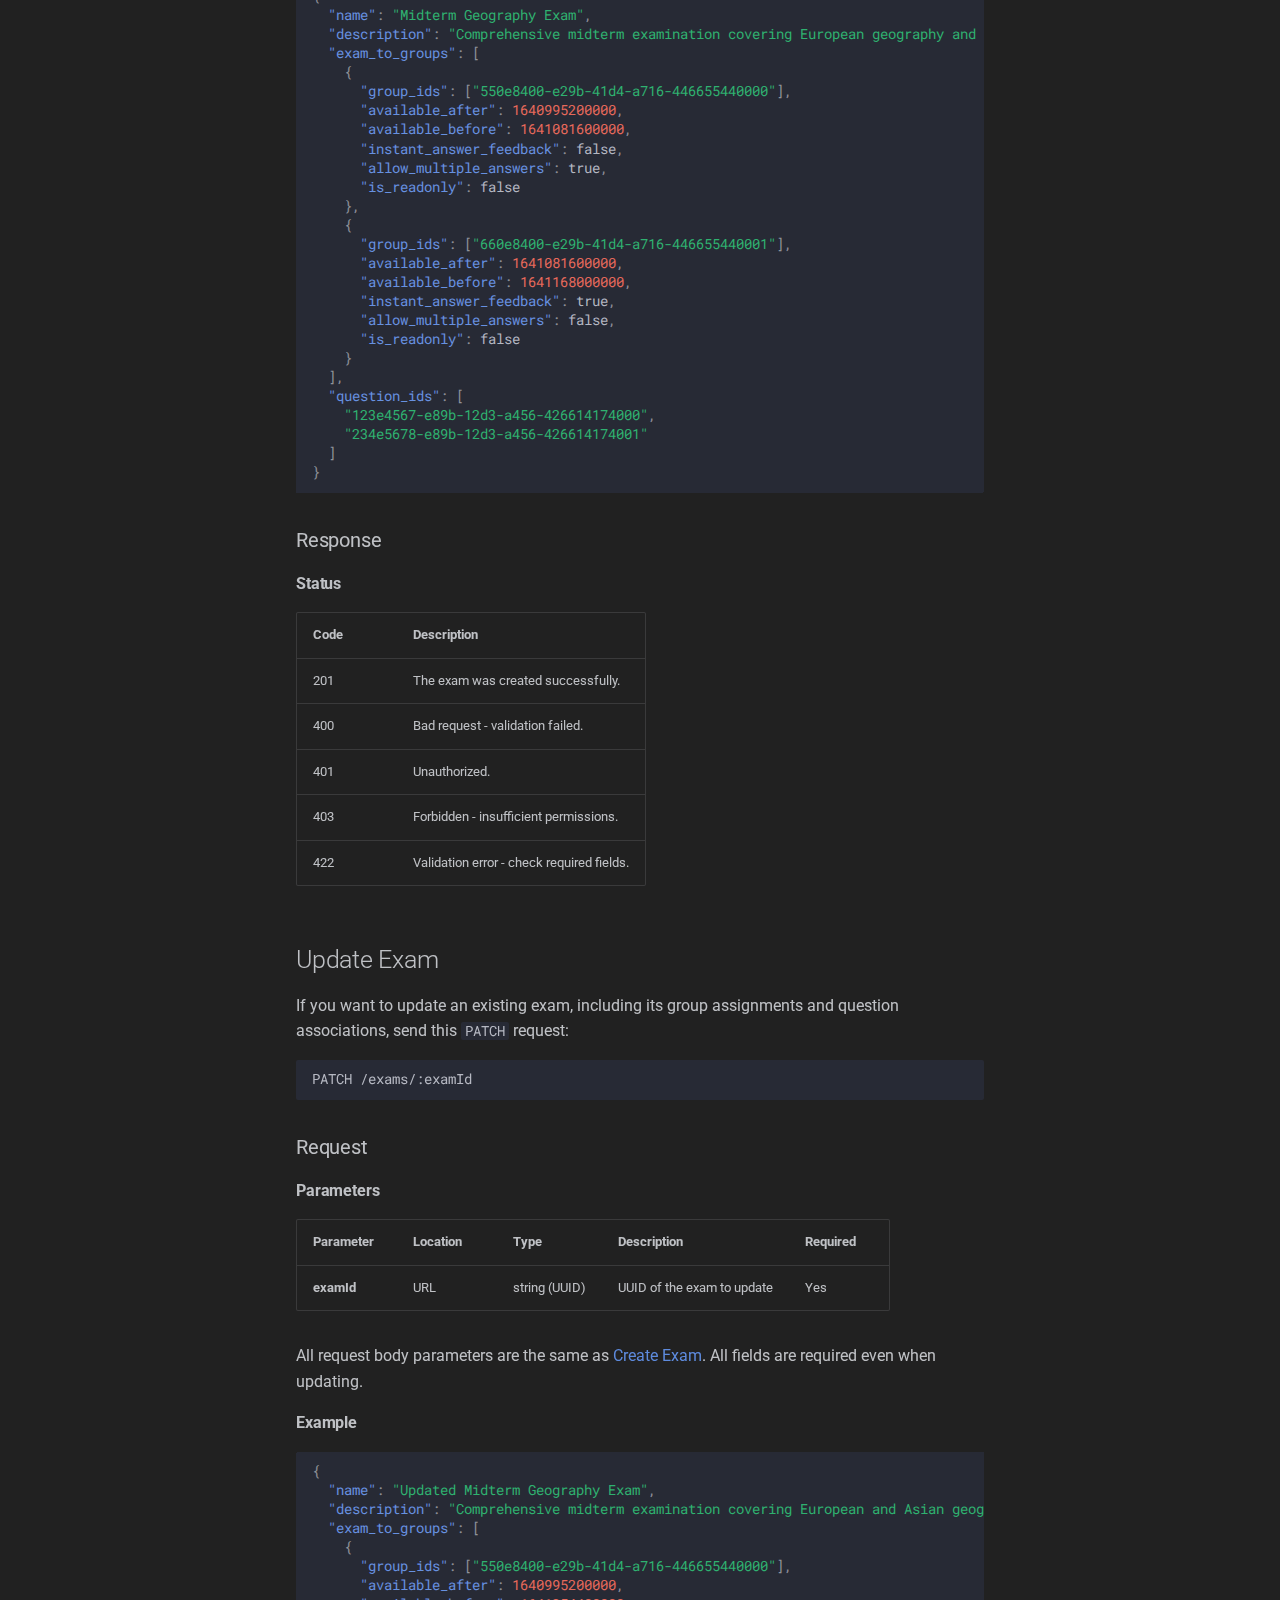
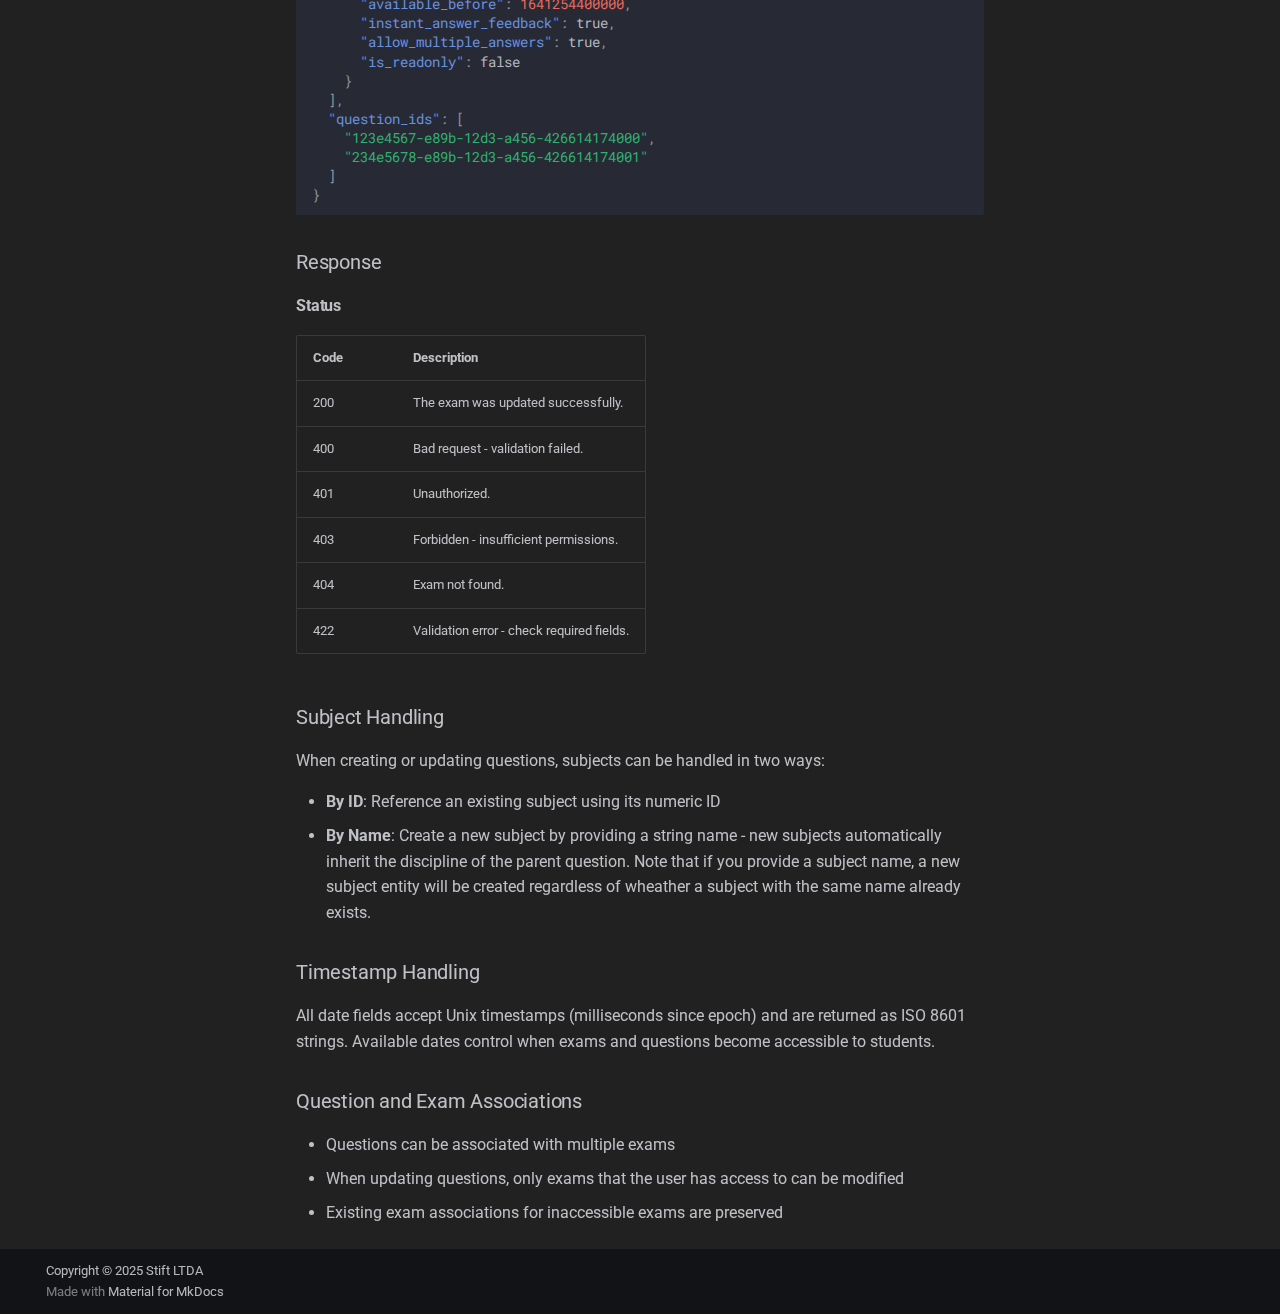
<file: exams/index.html>
<!doctype html>
<html lang="en" class="no-js">
  <head>
    
      <meta charset="utf-8">
      <meta name="viewport" content="width=device-width,initial-scale=1">
      
      
      
      
        <link rel="prev" href="../reports/">
      
      
      
      <link rel="icon" href="../assets/favicon.png">
      <meta name="generator" content="mkdocs-1.6.1, mkdocs-material-9.6.16">
    
    
  <title>Stift Developers</title>

    
      <link rel="stylesheet" href="../assets/stylesheets/main.7e37652d.min.css">
      
        
        <link rel="stylesheet" href="../assets/stylesheets/palette.06af60db.min.css">
      
      


    
    
      
    
    
      
        
        
        <link rel="preconnect" href="https://fonts.gstatic.com" crossorigin>
        <link rel="stylesheet" href="https://fonts.googleapis.com/css?family=Roboto:300,300i,400,400i,700,700i%7CRoboto+Mono:400,400i,700,700i&display=fallback">
        <style>:root{--md-text-font:"Roboto";--md-code-font:"Roboto Mono"}</style>
      
    
    
      <link rel="stylesheet" href="../stylesheets/extra.css">
    
    <script>__md_scope=new URL("..",location),__md_hash=e=>[...e].reduce(((e,_)=>(e<<5)-e+_.charCodeAt(0)),0),__md_get=(e,_=localStorage,t=__md_scope)=>JSON.parse(_.getItem(t.pathname+"."+e)),__md_set=(e,_,t=localStorage,a=__md_scope)=>{try{t.setItem(a.pathname+"."+e,JSON.stringify(_))}catch(e){}}</script>
    
      

    
    
    
  </head>
  
  
    
    
    
    
    
    <body dir="ltr" data-md-color-scheme="slate" data-md-color-primary="black" data-md-color-accent="indigo">
  
    
    <input class="md-toggle" data-md-toggle="drawer" type="checkbox" id="__drawer" autocomplete="off">
    <input class="md-toggle" data-md-toggle="search" type="checkbox" id="__search" autocomplete="off">
    <label class="md-overlay" for="__drawer"></label>
    <div data-md-component="skip">
      
        
        <a href="#exams" class="md-skip">
          Skip to content
        </a>
      
    </div>
    <div data-md-component="announce">
      
    </div>
    
    
      

  

<header class="md-header md-header--shadow" data-md-component="header">
  <nav class="md-header__inner md-grid" aria-label="Header">
    <a href=".." title="" class="md-header__button md-logo" aria-label="" data-md-component="logo">
      
  <img src="../assets/logo_white.svg" alt="logo">

    </a>
    <label class="md-header__button md-icon" for="__drawer">
      
      <svg xmlns="http://www.w3.org/2000/svg" viewBox="0 0 24 24"><path d="M3 6h18v2H3zm0 5h18v2H3zm0 5h18v2H3z"/></svg>
    </label>
    <div class="md-header__title" data-md-component="header-title">
      <div class="md-header__ellipsis">
        <div class="md-header__topic">
          <span class="md-ellipsis">
            
          </span>
        </div>
        <div class="md-header__topic" data-md-component="header-topic">
          <span class="md-ellipsis">
            
              Exams
            
          </span>
        </div>
      </div>
    </div>
    
      
    
    
    
    
      
      
        <label class="md-header__button md-icon" for="__search">
          
          <svg xmlns="http://www.w3.org/2000/svg" viewBox="0 0 24 24"><path d="M9.5 3A6.5 6.5 0 0 1 16 9.5c0 1.61-.59 3.09-1.56 4.23l.27.27h.79l5 5-1.5 1.5-5-5v-.79l-.27-.27A6.52 6.52 0 0 1 9.5 16 6.5 6.5 0 0 1 3 9.5 6.5 6.5 0 0 1 9.5 3m0 2C7 5 5 7 5 9.5S7 14 9.5 14 14 12 14 9.5 12 5 9.5 5"/></svg>
        </label>
        <div class="md-search" data-md-component="search" role="dialog">
  <label class="md-search__overlay" for="__search"></label>
  <div class="md-search__inner" role="search">
    <form class="md-search__form" name="search">
      <input type="text" class="md-search__input" name="query" aria-label="Search" placeholder="Search" autocapitalize="off" autocorrect="off" autocomplete="off" spellcheck="false" data-md-component="search-query" required>
      <label class="md-search__icon md-icon" for="__search">
        
        <svg xmlns="http://www.w3.org/2000/svg" viewBox="0 0 24 24"><path d="M9.5 3A6.5 6.5 0 0 1 16 9.5c0 1.61-.59 3.09-1.56 4.23l.27.27h.79l5 5-1.5 1.5-5-5v-.79l-.27-.27A6.52 6.52 0 0 1 9.5 16 6.5 6.5 0 0 1 3 9.5 6.5 6.5 0 0 1 9.5 3m0 2C7 5 5 7 5 9.5S7 14 9.5 14 14 12 14 9.5 12 5 9.5 5"/></svg>
        
        <svg xmlns="http://www.w3.org/2000/svg" viewBox="0 0 24 24"><path d="M20 11v2H8l5.5 5.5-1.42 1.42L4.16 12l7.92-7.92L13.5 5.5 8 11z"/></svg>
      </label>
      <nav class="md-search__options" aria-label="Search">
        
        <button type="reset" class="md-search__icon md-icon" title="Clear" aria-label="Clear" tabindex="-1">
          
          <svg xmlns="http://www.w3.org/2000/svg" viewBox="0 0 24 24"><path d="M19 6.41 17.59 5 12 10.59 6.41 5 5 6.41 10.59 12 5 17.59 6.41 19 12 13.41 17.59 19 19 17.59 13.41 12z"/></svg>
        </button>
      </nav>
      
    </form>
    <div class="md-search__output">
      <div class="md-search__scrollwrap" tabindex="0" data-md-scrollfix>
        <div class="md-search-result" data-md-component="search-result">
          <div class="md-search-result__meta">
            Initializing search
          </div>
          <ol class="md-search-result__list" role="presentation"></ol>
        </div>
      </div>
    </div>
  </div>
</div>
      
    
    
  </nav>
  
</header>
    
    <div class="md-container" data-md-component="container">
      
      
        
          
        
      
      <main class="md-main" data-md-component="main">
        <div class="md-main__inner md-grid">
          
            
              
              <div class="md-sidebar md-sidebar--primary" data-md-component="sidebar" data-md-type="navigation" >
                <div class="md-sidebar__scrollwrap">
                  <div class="md-sidebar__inner">
                    



<nav class="md-nav md-nav--primary" aria-label="Navigation" data-md-level="0">
  <label class="md-nav__title" for="__drawer">
    <a href=".." title="" class="md-nav__button md-logo" aria-label="" data-md-component="logo">
      
  <img src="../assets/logo_white.svg" alt="logo">

    </a>
    
  </label>
  
  <ul class="md-nav__list" data-md-scrollfix>
    
      
      
  
  
  
  
    <li class="md-nav__item">
      <a href=".." class="md-nav__link">
        
  
  
  <span class="md-ellipsis">
    Getting started
    
  </span>
  

      </a>
    </li>
  

    
      
      
  
  
  
  
    <li class="md-nav__item">
      <a href="../users/" class="md-nav__link">
        
  
  
  <span class="md-ellipsis">
    Users
    
  </span>
  

      </a>
    </li>
  

    
      
      
  
  
  
  
    <li class="md-nav__item">
      <a href="../groups/" class="md-nav__link">
        
  
  
  <span class="md-ellipsis">
    Groups
    
  </span>
  

      </a>
    </li>
  

    
      
      
  
  
  
  
    <li class="md-nav__item">
      <a href="../bookings/" class="md-nav__link">
        
  
  
  <span class="md-ellipsis">
    Bookings
    
  </span>
  

      </a>
    </li>
  

    
      
      
  
  
  
  
    <li class="md-nav__item">
      <a href="../disciplines/" class="md-nav__link">
        
  
  
  <span class="md-ellipsis">
    Disciplines
    
  </span>
  

      </a>
    </li>
  

    
      
      
  
  
  
  
    <li class="md-nav__item">
      <a href="../auth_integration/" class="md-nav__link">
        
  
  
  <span class="md-ellipsis">
    Auth Integration
    
  </span>
  

      </a>
    </li>
  

    
      
      
  
  
  
  
    <li class="md-nav__item">
      <a href="../webhooks/" class="md-nav__link">
        
  
  
  <span class="md-ellipsis">
    Webhooks
    
  </span>
  

      </a>
    </li>
  

    
      
      
  
  
  
  
    <li class="md-nav__item">
      <a href="../reports/" class="md-nav__link">
        
  
  
  <span class="md-ellipsis">
    Reports
    
  </span>
  

      </a>
    </li>
  

    
      
      
  
  
    
  
  
  
    <li class="md-nav__item md-nav__item--active">
      
      <input class="md-nav__toggle md-toggle" type="checkbox" id="__toc">
      
      
        
      
      
        <label class="md-nav__link md-nav__link--active" for="__toc">
          
  
  
  <span class="md-ellipsis">
    Exams
    
  </span>
  

          <span class="md-nav__icon md-icon"></span>
        </label>
      
      <a href="./" class="md-nav__link md-nav__link--active">
        
  
  
  <span class="md-ellipsis">
    Exams
    
  </span>
  

      </a>
      
        

<nav class="md-nav md-nav--secondary" aria-label="Table of contents">
  
  
  
    
  
  
    <label class="md-nav__title" for="__toc">
      <span class="md-nav__icon md-icon"></span>
      Table of contents
    </label>
    <ul class="md-nav__list" data-md-component="toc" data-md-scrollfix>
      
        <li class="md-nav__item">
  <a href="#question-types" class="md-nav__link">
    <span class="md-ellipsis">
      Question Types
    </span>
  </a>
  
</li>
      
        <li class="md-nav__item">
  <a href="#question-difficulties" class="md-nav__link">
    <span class="md-ellipsis">
      Question Difficulties
    </span>
  </a>
  
</li>
      
        <li class="md-nav__item">
  <a href="#group-access-control" class="md-nav__link">
    <span class="md-ellipsis">
      Group Access Control
    </span>
  </a>
  
</li>
      
        <li class="md-nav__item">
  <a href="#create-question" class="md-nav__link">
    <span class="md-ellipsis">
      Create Question
    </span>
  </a>
  
    <nav class="md-nav" aria-label="Create Question">
      <ul class="md-nav__list">
        
          <li class="md-nav__item">
  <a href="#request" class="md-nav__link">
    <span class="md-ellipsis">
      Request
    </span>
  </a>
  
    <nav class="md-nav" aria-label="Request">
      <ul class="md-nav__list">
        
          <li class="md-nav__item">
  <a href="#parameters" class="md-nav__link">
    <span class="md-ellipsis">
      Parameters
    </span>
  </a>
  
</li>
        
          <li class="md-nav__item">
  <a href="#example" class="md-nav__link">
    <span class="md-ellipsis">
      Example
    </span>
  </a>
  
</li>
        
      </ul>
    </nav>
  
</li>
        
          <li class="md-nav__item">
  <a href="#response" class="md-nav__link">
    <span class="md-ellipsis">
      Response
    </span>
  </a>
  
    <nav class="md-nav" aria-label="Response">
      <ul class="md-nav__list">
        
          <li class="md-nav__item">
  <a href="#status" class="md-nav__link">
    <span class="md-ellipsis">
      Status
    </span>
  </a>
  
</li>
        
      </ul>
    </nav>
  
</li>
        
      </ul>
    </nav>
  
</li>
      
        <li class="md-nav__item">
  <a href="#update-question" class="md-nav__link">
    <span class="md-ellipsis">
      Update Question
    </span>
  </a>
  
    <nav class="md-nav" aria-label="Update Question">
      <ul class="md-nav__list">
        
          <li class="md-nav__item">
  <a href="#request_1" class="md-nav__link">
    <span class="md-ellipsis">
      Request
    </span>
  </a>
  
    <nav class="md-nav" aria-label="Request">
      <ul class="md-nav__list">
        
          <li class="md-nav__item">
  <a href="#parameters_1" class="md-nav__link">
    <span class="md-ellipsis">
      Parameters
    </span>
  </a>
  
</li>
        
          <li class="md-nav__item">
  <a href="#example_1" class="md-nav__link">
    <span class="md-ellipsis">
      Example
    </span>
  </a>
  
</li>
        
      </ul>
    </nav>
  
</li>
        
          <li class="md-nav__item">
  <a href="#response_1" class="md-nav__link">
    <span class="md-ellipsis">
      Response
    </span>
  </a>
  
    <nav class="md-nav" aria-label="Response">
      <ul class="md-nav__list">
        
          <li class="md-nav__item">
  <a href="#status_1" class="md-nav__link">
    <span class="md-ellipsis">
      Status
    </span>
  </a>
  
</li>
        
      </ul>
    </nav>
  
</li>
        
      </ul>
    </nav>
  
</li>
      
        <li class="md-nav__item">
  <a href="#create-exam" class="md-nav__link">
    <span class="md-ellipsis">
      Create Exam
    </span>
  </a>
  
    <nav class="md-nav" aria-label="Create Exam">
      <ul class="md-nav__list">
        
          <li class="md-nav__item">
  <a href="#request_2" class="md-nav__link">
    <span class="md-ellipsis">
      Request
    </span>
  </a>
  
    <nav class="md-nav" aria-label="Request">
      <ul class="md-nav__list">
        
          <li class="md-nav__item">
  <a href="#parameters_2" class="md-nav__link">
    <span class="md-ellipsis">
      Parameters
    </span>
  </a>
  
</li>
        
          <li class="md-nav__item">
  <a href="#example_2" class="md-nav__link">
    <span class="md-ellipsis">
      Example
    </span>
  </a>
  
</li>
        
      </ul>
    </nav>
  
</li>
        
          <li class="md-nav__item">
  <a href="#response_2" class="md-nav__link">
    <span class="md-ellipsis">
      Response
    </span>
  </a>
  
    <nav class="md-nav" aria-label="Response">
      <ul class="md-nav__list">
        
          <li class="md-nav__item">
  <a href="#status_2" class="md-nav__link">
    <span class="md-ellipsis">
      Status
    </span>
  </a>
  
</li>
        
      </ul>
    </nav>
  
</li>
        
      </ul>
    </nav>
  
</li>
      
        <li class="md-nav__item">
  <a href="#update-exam" class="md-nav__link">
    <span class="md-ellipsis">
      Update Exam
    </span>
  </a>
  
    <nav class="md-nav" aria-label="Update Exam">
      <ul class="md-nav__list">
        
          <li class="md-nav__item">
  <a href="#request_3" class="md-nav__link">
    <span class="md-ellipsis">
      Request
    </span>
  </a>
  
    <nav class="md-nav" aria-label="Request">
      <ul class="md-nav__list">
        
          <li class="md-nav__item">
  <a href="#parameters_3" class="md-nav__link">
    <span class="md-ellipsis">
      Parameters
    </span>
  </a>
  
</li>
        
          <li class="md-nav__item">
  <a href="#example_3" class="md-nav__link">
    <span class="md-ellipsis">
      Example
    </span>
  </a>
  
</li>
        
      </ul>
    </nav>
  
</li>
        
          <li class="md-nav__item">
  <a href="#response_3" class="md-nav__link">
    <span class="md-ellipsis">
      Response
    </span>
  </a>
  
    <nav class="md-nav" aria-label="Response">
      <ul class="md-nav__list">
        
          <li class="md-nav__item">
  <a href="#status_3" class="md-nav__link">
    <span class="md-ellipsis">
      Status
    </span>
  </a>
  
</li>
        
      </ul>
    </nav>
  
</li>
        
          <li class="md-nav__item">
  <a href="#subject-handling" class="md-nav__link">
    <span class="md-ellipsis">
      Subject Handling
    </span>
  </a>
  
</li>
        
          <li class="md-nav__item">
  <a href="#timestamp-handling" class="md-nav__link">
    <span class="md-ellipsis">
      Timestamp Handling
    </span>
  </a>
  
</li>
        
          <li class="md-nav__item">
  <a href="#question-and-exam-associations" class="md-nav__link">
    <span class="md-ellipsis">
      Question and Exam Associations
    </span>
  </a>
  
</li>
        
      </ul>
    </nav>
  
</li>
      
    </ul>
  
</nav>
      
    </li>
  

    
  </ul>
</nav>
                  </div>
                </div>
              </div>
            
            
              
              <div class="md-sidebar md-sidebar--secondary" data-md-component="sidebar" data-md-type="toc" >
                <div class="md-sidebar__scrollwrap">
                  <div class="md-sidebar__inner">
                    

<nav class="md-nav md-nav--secondary" aria-label="Table of contents">
  
  
  
    
  
  
    <label class="md-nav__title" for="__toc">
      <span class="md-nav__icon md-icon"></span>
      Table of contents
    </label>
    <ul class="md-nav__list" data-md-component="toc" data-md-scrollfix>
      
        <li class="md-nav__item">
  <a href="#question-types" class="md-nav__link">
    <span class="md-ellipsis">
      Question Types
    </span>
  </a>
  
</li>
      
        <li class="md-nav__item">
  <a href="#question-difficulties" class="md-nav__link">
    <span class="md-ellipsis">
      Question Difficulties
    </span>
  </a>
  
</li>
      
        <li class="md-nav__item">
  <a href="#group-access-control" class="md-nav__link">
    <span class="md-ellipsis">
      Group Access Control
    </span>
  </a>
  
</li>
      
        <li class="md-nav__item">
  <a href="#create-question" class="md-nav__link">
    <span class="md-ellipsis">
      Create Question
    </span>
  </a>
  
    <nav class="md-nav" aria-label="Create Question">
      <ul class="md-nav__list">
        
          <li class="md-nav__item">
  <a href="#request" class="md-nav__link">
    <span class="md-ellipsis">
      Request
    </span>
  </a>
  
    <nav class="md-nav" aria-label="Request">
      <ul class="md-nav__list">
        
          <li class="md-nav__item">
  <a href="#parameters" class="md-nav__link">
    <span class="md-ellipsis">
      Parameters
    </span>
  </a>
  
</li>
        
          <li class="md-nav__item">
  <a href="#example" class="md-nav__link">
    <span class="md-ellipsis">
      Example
    </span>
  </a>
  
</li>
        
      </ul>
    </nav>
  
</li>
        
          <li class="md-nav__item">
  <a href="#response" class="md-nav__link">
    <span class="md-ellipsis">
      Response
    </span>
  </a>
  
    <nav class="md-nav" aria-label="Response">
      <ul class="md-nav__list">
        
          <li class="md-nav__item">
  <a href="#status" class="md-nav__link">
    <span class="md-ellipsis">
      Status
    </span>
  </a>
  
</li>
        
      </ul>
    </nav>
  
</li>
        
      </ul>
    </nav>
  
</li>
      
        <li class="md-nav__item">
  <a href="#update-question" class="md-nav__link">
    <span class="md-ellipsis">
      Update Question
    </span>
  </a>
  
    <nav class="md-nav" aria-label="Update Question">
      <ul class="md-nav__list">
        
          <li class="md-nav__item">
  <a href="#request_1" class="md-nav__link">
    <span class="md-ellipsis">
      Request
    </span>
  </a>
  
    <nav class="md-nav" aria-label="Request">
      <ul class="md-nav__list">
        
          <li class="md-nav__item">
  <a href="#parameters_1" class="md-nav__link">
    <span class="md-ellipsis">
      Parameters
    </span>
  </a>
  
</li>
        
          <li class="md-nav__item">
  <a href="#example_1" class="md-nav__link">
    <span class="md-ellipsis">
      Example
    </span>
  </a>
  
</li>
        
      </ul>
    </nav>
  
</li>
        
          <li class="md-nav__item">
  <a href="#response_1" class="md-nav__link">
    <span class="md-ellipsis">
      Response
    </span>
  </a>
  
    <nav class="md-nav" aria-label="Response">
      <ul class="md-nav__list">
        
          <li class="md-nav__item">
  <a href="#status_1" class="md-nav__link">
    <span class="md-ellipsis">
      Status
    </span>
  </a>
  
</li>
        
      </ul>
    </nav>
  
</li>
        
      </ul>
    </nav>
  
</li>
      
        <li class="md-nav__item">
  <a href="#create-exam" class="md-nav__link">
    <span class="md-ellipsis">
      Create Exam
    </span>
  </a>
  
    <nav class="md-nav" aria-label="Create Exam">
      <ul class="md-nav__list">
        
          <li class="md-nav__item">
  <a href="#request_2" class="md-nav__link">
    <span class="md-ellipsis">
      Request
    </span>
  </a>
  
    <nav class="md-nav" aria-label="Request">
      <ul class="md-nav__list">
        
          <li class="md-nav__item">
  <a href="#parameters_2" class="md-nav__link">
    <span class="md-ellipsis">
      Parameters
    </span>
  </a>
  
</li>
        
          <li class="md-nav__item">
  <a href="#example_2" class="md-nav__link">
    <span class="md-ellipsis">
      Example
    </span>
  </a>
  
</li>
        
      </ul>
    </nav>
  
</li>
        
          <li class="md-nav__item">
  <a href="#response_2" class="md-nav__link">
    <span class="md-ellipsis">
      Response
    </span>
  </a>
  
    <nav class="md-nav" aria-label="Response">
      <ul class="md-nav__list">
        
          <li class="md-nav__item">
  <a href="#status_2" class="md-nav__link">
    <span class="md-ellipsis">
      Status
    </span>
  </a>
  
</li>
        
      </ul>
    </nav>
  
</li>
        
      </ul>
    </nav>
  
</li>
      
        <li class="md-nav__item">
  <a href="#update-exam" class="md-nav__link">
    <span class="md-ellipsis">
      Update Exam
    </span>
  </a>
  
    <nav class="md-nav" aria-label="Update Exam">
      <ul class="md-nav__list">
        
          <li class="md-nav__item">
  <a href="#request_3" class="md-nav__link">
    <span class="md-ellipsis">
      Request
    </span>
  </a>
  
    <nav class="md-nav" aria-label="Request">
      <ul class="md-nav__list">
        
          <li class="md-nav__item">
  <a href="#parameters_3" class="md-nav__link">
    <span class="md-ellipsis">
      Parameters
    </span>
  </a>
  
</li>
        
          <li class="md-nav__item">
  <a href="#example_3" class="md-nav__link">
    <span class="md-ellipsis">
      Example
    </span>
  </a>
  
</li>
        
      </ul>
    </nav>
  
</li>
        
          <li class="md-nav__item">
  <a href="#response_3" class="md-nav__link">
    <span class="md-ellipsis">
      Response
    </span>
  </a>
  
    <nav class="md-nav" aria-label="Response">
      <ul class="md-nav__list">
        
          <li class="md-nav__item">
  <a href="#status_3" class="md-nav__link">
    <span class="md-ellipsis">
      Status
    </span>
  </a>
  
</li>
        
      </ul>
    </nav>
  
</li>
        
          <li class="md-nav__item">
  <a href="#subject-handling" class="md-nav__link">
    <span class="md-ellipsis">
      Subject Handling
    </span>
  </a>
  
</li>
        
          <li class="md-nav__item">
  <a href="#timestamp-handling" class="md-nav__link">
    <span class="md-ellipsis">
      Timestamp Handling
    </span>
  </a>
  
</li>
        
          <li class="md-nav__item">
  <a href="#question-and-exam-associations" class="md-nav__link">
    <span class="md-ellipsis">
      Question and Exam Associations
    </span>
  </a>
  
</li>
        
      </ul>
    </nav>
  
</li>
      
    </ul>
  
</nav>
                  </div>
                </div>
              </div>
            
          
          
            <div class="md-content" data-md-component="content">
              <article class="md-content__inner md-typeset">
                
                  



<h1 id="exams">Exams</h1>
<p>Exams are assessments that can be created and assigned to groups of students. The exam system includes question management, where questions can be created in a centralized database and then assigned to specific exams and groups.</p>
<h3 id="question-types">Question Types</h3>
<p>Questions can be of different types to support various assessment methods:</p>
<ul>
<li><strong>MULTIPLE_CHOICE</strong>: Question with predefined answer options</li>
<li><strong>DISCURSIVE</strong>: Open-ended question requiring written response</li>
<li><strong>CONTENT</strong>: Informational content without answers</li>
</ul>
<h3 id="question-difficulties">Question Difficulties</h3>
<p>Questions can be assigned difficulty levels to help with proper assessment distribution:</p>
<ul>
<li><strong>VERY_EASY</strong>: Beginner level</li>
<li><strong>EASY</strong>: Basic level</li>
<li><strong>MEDIUM</strong>: Intermediate level</li>
<li><strong>HARD</strong>: Advanced level</li>
<li><strong>VERY_HARD</strong>: Expert level</li>
</ul>
<h3 id="group-access-control">Group Access Control</h3>
<p>Users can only create and update questions and exams for groups they have access to:</p>
<h2 id="create-question">Create Question</h2>
<p>If you want to create a new quiz question in the question database, send this <code>POST</code> request:</p>
<div class="highlight"><pre><span></span><code><a id="__codelineno-0-1" name="__codelineno-0-1" href="#__codelineno-0-1"></a><span class="err">POST /exams/questions-db</span>
</code></pre></div>
<h3 id="request">Request</h3>
<h4 id="parameters">Parameters</h4>
<table>
<thead>
<tr>
<th>Parameter</th>
<th>Location</th>
<th>Type</th>
<th>Description</th>
<th>Required</th>
</tr>
</thead>
<tbody>
<tr>
<td><strong>description</strong></td>
<td>Body</td>
<td>string</td>
<td>The question description/text in markdown format</td>
<td>Yes</td>
</tr>
<tr>
<td><strong>discipline_id</strong></td>
<td>Body</td>
<td>number</td>
<td>ID of the discipline this question belongs to</td>
<td>Yes</td>
</tr>
<tr>
<td><strong>subject</strong></td>
<td>Body</td>
<td>number | string</td>
<td>Subject ID (existing) or subject name (new)</td>
<td>Yes</td>
</tr>
<tr>
<td><strong>type</strong></td>
<td>Body</td>
<td>string</td>
<td>Question type: <code>MULTIPLE_CHOICE</code>, <code>DISCURSIVE</code>, or <code>CONTENT</code></td>
<td>Yes</td>
</tr>
<tr>
<td><strong>other_subjects</strong></td>
<td>Body</td>
<td>array</td>
<td>Additional subjects related to this question</td>
<td>No</td>
</tr>
<tr>
<td><strong>difficulty</strong></td>
<td>Body</td>
<td>string</td>
<td>Question difficulty: <code>VERY_EASY</code>, <code>EASY</code>, <code>MEDIUM</code>, <code>HARD</code>, <code>VERY_HARD</code></td>
<td>No</td>
</tr>
<tr>
<td><strong>source</strong></td>
<td>Body</td>
<td>string</td>
<td>Source of the question (e.g., textbook, exam)</td>
<td>Yes</td>
</tr>
<tr>
<td><strong>source_edition</strong></td>
<td>Body</td>
<td>string</td>
<td>Edition of the source material</td>
<td>No</td>
</tr>
<tr>
<td><strong>source_edition_observation</strong></td>
<td>Body</td>
<td>string</td>
<td>Additional observations about the source edition</td>
<td>No</td>
</tr>
<tr>
<td><strong>source_question_number</strong></td>
<td>Body</td>
<td>number</td>
<td>Question number in the source material</td>
<td>No</td>
</tr>
<tr>
<td><strong>solution</strong></td>
<td>Body</td>
<td>string</td>
<td>Detailed solution explanation in markdown format</td>
<td>No</td>
</tr>
<tr>
<td><strong>study_orientation</strong></td>
<td>Body</td>
<td>string</td>
<td>Study guidance for the question in markdown format</td>
<td>No</td>
</tr>
<tr>
<td><strong>hint</strong></td>
<td>Body</td>
<td>string</td>
<td>Hint to help solve the question in markdown format</td>
<td>No</td>
</tr>
<tr>
<td><strong>answers</strong></td>
<td>Body</td>
<td>array</td>
<td>Array of answer options</td>
<td>Yes</td>
</tr>
<tr>
<td><strong>answers[].description</strong></td>
<td>Body</td>
<td>string</td>
<td>Answer option text in markdown format</td>
<td>Yes</td>
</tr>
<tr>
<td><strong>answers[].is_correct_answer</strong></td>
<td>Body</td>
<td>boolean</td>
<td>Whether this answer is correct</td>
<td>Yes</td>
</tr>
<tr>
<td><strong>question_to_groups</strong></td>
<td>Body</td>
<td>array</td>
<td>Group assignments for the question</td>
<td>No</td>
</tr>
<tr>
<td><strong>question_to_groups[].group_ids</strong></td>
<td>Body</td>
<td>array</td>
<td>Array of group UUIDs</td>
<td>Yes</td>
</tr>
<tr>
<td><strong>question_to_groups[].available_after</strong></td>
<td>Body</td>
<td>number</td>
<td>Unix timestamp when question becomes available</td>
<td>Yes</td>
</tr>
<tr>
<td><strong>question_to_groups[].available_before</strong></td>
<td>Body</td>
<td>number</td>
<td>Unix timestamp when question expires</td>
<td>Yes</td>
</tr>
<tr>
<td><strong>exams</strong></td>
<td>Body</td>
<td>array</td>
<td>Exams this question should be added to</td>
<td>No</td>
</tr>
<tr>
<td><strong>exams[].id</strong></td>
<td>Body</td>
<td>string</td>
<td>UUID of the exam</td>
<td>Yes</td>
</tr>
</tbody>
</table>
<p><strong>Note</strong>: All markdown fields (<code>description</code>, <code>solution</code>, <code>study_orientation</code>, <code>hint</code>, and <code>answers[].description</code>) support standard markdown formatting including images. You can include images, videos, PDFs, or audio files as links - they will be automatically rendered if the file extension is detected.</p>
<h4 id="example">Example</h4>
<div class="highlight"><pre><span></span><code><a id="__codelineno-1-1" name="__codelineno-1-1" href="#__codelineno-1-1"></a><span class="p">{</span>
<a id="__codelineno-1-2" name="__codelineno-1-2" href="#__codelineno-1-2"></a><span class="w">  </span><span class="nt">&quot;description&quot;</span><span class="p">:</span><span class="w"> </span><span class="s2">&quot;O Atomiuim, representado na imagem é umdos principais pontos turísticos de Bruxelas. Ele foi construído em 1958 para a primeira grande exposição mundial depois da Segunda Guerra Mundial, a Feira Mundial de Bruxelas. Trata-se de uma estrutura metálica construída no formato de um cubo. Essa estrutura está apoiada por um dos vértices sobre uma base paralela ao plano do solo, e a diagonal do cubo, contendo esse vértice, é ortogonal ao plano da base. Centradas nos vértices desse cubo, foram construídas oito esferas metálicas, e uma outra esfera foi construída centrada no ponto de interseção das diagonais do cubo. As oito esferas sobre os vértices são interligadas segundo suas arestas, e a esfera central se conecta a elas pelas diagonais do cubo. Todas essas interligações são feitas por tubos cilíndricos que possuem escadas em seu interior, permitindo o deslocamento de pessoas pela parte interna da estrutura. Na diagonal ortogonal à base, o deslocamento é feito por um elevador, que permite o deslocamento entre as esferas da base e a esfera do ponto mais alto, passando pela esfera central. Considere um visitante que se deslocou pelo interior do Atomium sempre em linha reta e seguindo o menor trajeto entre dois vértices, passando por todas as arestas e todas as diagonais do cubo.\n![](https://us-east-1-ugc-cdn.stift.com.br/quiz-questions/attachments/1442427b-0cdd-4a10-a046-f4a4591acb6f.png)\nDisponível em: http://trupedatrip.com. Acesso em: 25 out. 2019. A projeção ortogonal sobre o plano do solo do trajeto percorrido por esse visitante é representada por&quot;</span><span class="p">,</span>
<a id="__codelineno-1-3" name="__codelineno-1-3" href="#__codelineno-1-3"></a><span class="w">  </span><span class="nt">&quot;discipline_id&quot;</span><span class="p">:</span><span class="w"> </span><span class="mi">1</span><span class="p">,</span>
<a id="__codelineno-1-4" name="__codelineno-1-4" href="#__codelineno-1-4"></a><span class="w">  </span><span class="nt">&quot;subject&quot;</span><span class="p">:</span><span class="w"> </span><span class="s2">&quot;Projeção Ortogonal&quot;</span><span class="p">,</span>
<a id="__codelineno-1-5" name="__codelineno-1-5" href="#__codelineno-1-5"></a><span class="w">  </span><span class="nt">&quot;type&quot;</span><span class="p">:</span><span class="w"> </span><span class="s2">&quot;MULTIPLE_CHOICE&quot;</span><span class="p">,</span>
<a id="__codelineno-1-6" name="__codelineno-1-6" href="#__codelineno-1-6"></a><span class="w">  </span><span class="nt">&quot;difficulty&quot;</span><span class="p">:</span><span class="w"> </span><span class="s2">&quot;MEDIUM&quot;</span><span class="p">,</span>
<a id="__codelineno-1-7" name="__codelineno-1-7" href="#__codelineno-1-7"></a><span class="w">  </span><span class="nt">&quot;source&quot;</span><span class="p">:</span><span class="w"> </span><span class="s2">&quot;ENEM&quot;</span><span class="p">,</span>
<a id="__codelineno-1-8" name="__codelineno-1-8" href="#__codelineno-1-8"></a><span class="w">  </span><span class="nt">&quot;source_edition&quot;</span><span class="p">:</span><span class="w"> </span><span class="s2">&quot;2021&quot;</span><span class="p">,</span>
<a id="__codelineno-1-9" name="__codelineno-1-9" href="#__codelineno-1-9"></a><span class="w">  </span><span class="nt">&quot;source_edition_observation&quot;</span><span class="p">:</span><span class="w"> </span><span class="s2">&quot;Prova Azul - Dia 2&quot;</span><span class="p">,</span>
<a id="__codelineno-1-10" name="__codelineno-1-10" href="#__codelineno-1-10"></a><span class="w">  </span><span class="nt">&quot;source_question_number&quot;</span><span class="p">:</span><span class="w"> </span><span class="mi">137</span><span class="p">,</span>
<a id="__codelineno-1-11" name="__codelineno-1-11" href="#__codelineno-1-11"></a><span class="w">  </span><span class="nt">&quot;hint&quot;</span><span class="p">:</span><span class="w"> </span><span class="s2">&quot;Procure uma foto do Atomium no Google! A projeção ortogonal será muito mais facilmente visualizada.&quot;</span><span class="p">,</span>
<a id="__codelineno-1-12" name="__codelineno-1-12" href="#__codelineno-1-12"></a><span class="w">  </span><span class="nt">&quot;solution&quot;</span><span class="p">:</span><span class="w"> </span><span class="s2">&quot;a) Todos os segmentos encontram-se no centro do quadrado e não como mostrado na figura.\nb) Dos 8 vértices do cubo, apenas 2 pares estão alinhados, ou seja, apenas 2 pares possuem a mesma projeção ortogonal. Assim, há a projeção de 6 pontos referentes aos vértices do cubo e não 4, como mostrado na figura.\nc) Não se trata de um retângulo.\nd) Não se trata de um retângulo.&quot;</span><span class="p">,</span>
<a id="__codelineno-1-13" name="__codelineno-1-13" href="#__codelineno-1-13"></a><span class="w">  </span><span class="nt">&quot;study_orientation&quot;</span><span class="p">:</span><span class="w"> </span><span class="s2">&quot;https://humorquantico.com/courses/enem-2021/lessons/matematica/topic/o-atomium-representado-na-imagem/&quot;</span><span class="p">,</span>
<a id="__codelineno-1-14" name="__codelineno-1-14" href="#__codelineno-1-14"></a><span class="w">  </span><span class="nt">&quot;answers&quot;</span><span class="p">:</span><span class="w"> </span><span class="p">[</span>
<a id="__codelineno-1-15" name="__codelineno-1-15" href="#__codelineno-1-15"></a><span class="w">    </span><span class="p">{</span>
<a id="__codelineno-1-16" name="__codelineno-1-16" href="#__codelineno-1-16"></a><span class="w">      </span><span class="nt">&quot;description&quot;</span><span class="p">:</span><span class="w"> </span><span class="s2">&quot;A) ![](https://us-east-1-ugc-cdn.stift.com.br/quiz-questions/attachments/51ec0352-d1a3-476c-a508-fdba7c494d16.png)&quot;</span><span class="p">,</span>
<a id="__codelineno-1-17" name="__codelineno-1-17" href="#__codelineno-1-17"></a><span class="w">      </span><span class="nt">&quot;is_correct_answer&quot;</span><span class="p">:</span><span class="w"> </span><span class="kc">false</span>
<a id="__codelineno-1-18" name="__codelineno-1-18" href="#__codelineno-1-18"></a><span class="w">    </span><span class="p">},</span>
<a id="__codelineno-1-19" name="__codelineno-1-19" href="#__codelineno-1-19"></a><span class="w">    </span><span class="p">{</span>
<a id="__codelineno-1-20" name="__codelineno-1-20" href="#__codelineno-1-20"></a><span class="w">      </span><span class="nt">&quot;description&quot;</span><span class="p">:</span><span class="w"> </span><span class="s2">&quot;B) ![](https://us-east-1-ugc-cdn.stift.com.br/quiz-questions/attachments/cd234955-e77f-4df5-93c8-11733ca767d9.png)&quot;</span><span class="p">,</span>
<a id="__codelineno-1-21" name="__codelineno-1-21" href="#__codelineno-1-21"></a><span class="w">      </span><span class="nt">&quot;is_correct_answer&quot;</span><span class="p">:</span><span class="w"> </span><span class="kc">false</span>
<a id="__codelineno-1-22" name="__codelineno-1-22" href="#__codelineno-1-22"></a><span class="w">    </span><span class="p">},</span>
<a id="__codelineno-1-23" name="__codelineno-1-23" href="#__codelineno-1-23"></a><span class="w">    </span><span class="p">{</span>
<a id="__codelineno-1-24" name="__codelineno-1-24" href="#__codelineno-1-24"></a><span class="w">      </span><span class="nt">&quot;description&quot;</span><span class="p">:</span><span class="w"> </span><span class="s2">&quot;C) ![](https://us-east-1-ugc-cdn.stift.com.br/quiz-questions/attachments/12d67c37-019d-48fe-9d4c-48f0eb2163fe.png)&quot;</span><span class="p">,</span>
<a id="__codelineno-1-25" name="__codelineno-1-25" href="#__codelineno-1-25"></a><span class="w">      </span><span class="nt">&quot;is_correct_answer&quot;</span><span class="p">:</span><span class="w"> </span><span class="kc">false</span>
<a id="__codelineno-1-26" name="__codelineno-1-26" href="#__codelineno-1-26"></a><span class="w">    </span><span class="p">},</span>
<a id="__codelineno-1-27" name="__codelineno-1-27" href="#__codelineno-1-27"></a><span class="w">    </span><span class="p">{</span>
<a id="__codelineno-1-28" name="__codelineno-1-28" href="#__codelineno-1-28"></a><span class="w">      </span><span class="nt">&quot;description&quot;</span><span class="p">:</span><span class="w"> </span><span class="s2">&quot;D) ![](https://us-east-1-ugc-cdn.stift.com.br/quiz-questions/attachments/59e04784-e1ff-4dbe-bccc-164cccbdce67.png)&quot;</span><span class="p">,</span>
<a id="__codelineno-1-29" name="__codelineno-1-29" href="#__codelineno-1-29"></a><span class="w">      </span><span class="nt">&quot;is_correct_answer&quot;</span><span class="p">:</span><span class="w"> </span><span class="kc">false</span>
<a id="__codelineno-1-30" name="__codelineno-1-30" href="#__codelineno-1-30"></a><span class="w">    </span><span class="p">},</span>
<a id="__codelineno-1-31" name="__codelineno-1-31" href="#__codelineno-1-31"></a><span class="w">    </span><span class="p">{</span>
<a id="__codelineno-1-32" name="__codelineno-1-32" href="#__codelineno-1-32"></a><span class="w">      </span><span class="nt">&quot;description&quot;</span><span class="p">:</span><span class="w"> </span><span class="s2">&quot;E) ![](https://us-east-1-ugc-cdn.stift.com.br/quiz-questions/attachments/d2c48fe2-5f9e-4d02-a304-8afbcad91d5f.png)&quot;</span><span class="p">,</span>
<a id="__codelineno-1-33" name="__codelineno-1-33" href="#__codelineno-1-33"></a><span class="w">      </span><span class="nt">&quot;is_correct_answer&quot;</span><span class="p">:</span><span class="w"> </span><span class="kc">true</span>
<a id="__codelineno-1-34" name="__codelineno-1-34" href="#__codelineno-1-34"></a><span class="w">    </span><span class="p">}</span>
<a id="__codelineno-1-35" name="__codelineno-1-35" href="#__codelineno-1-35"></a><span class="w">  </span><span class="p">],</span>
<a id="__codelineno-1-36" name="__codelineno-1-36" href="#__codelineno-1-36"></a><span class="w">  </span><span class="nt">&quot;question_to_groups&quot;</span><span class="p">:</span><span class="w"> </span><span class="p">[</span>
<a id="__codelineno-1-37" name="__codelineno-1-37" href="#__codelineno-1-37"></a><span class="w">    </span><span class="p">{</span>
<a id="__codelineno-1-38" name="__codelineno-1-38" href="#__codelineno-1-38"></a><span class="w">      </span><span class="nt">&quot;group_ids&quot;</span><span class="p">:</span><span class="w"> </span><span class="p">[</span><span class="s2">&quot;550e8400-e29b-41d4-a716-446655440000&quot;</span><span class="p">],</span>
<a id="__codelineno-1-39" name="__codelineno-1-39" href="#__codelineno-1-39"></a><span class="w">      </span><span class="nt">&quot;available_after&quot;</span><span class="p">:</span><span class="w"> </span><span class="mi">1640995200000</span><span class="p">,</span>
<a id="__codelineno-1-40" name="__codelineno-1-40" href="#__codelineno-1-40"></a><span class="w">      </span><span class="nt">&quot;available_before&quot;</span><span class="p">:</span><span class="w"> </span><span class="mi">1672531200000</span>
<a id="__codelineno-1-41" name="__codelineno-1-41" href="#__codelineno-1-41"></a><span class="w">    </span><span class="p">}</span>
<a id="__codelineno-1-42" name="__codelineno-1-42" href="#__codelineno-1-42"></a><span class="w">  </span><span class="p">],</span>
<a id="__codelineno-1-43" name="__codelineno-1-43" href="#__codelineno-1-43"></a><span class="w">  </span><span class="nt">&quot;exams&quot;</span><span class="p">:</span><span class="w"> </span><span class="p">[</span>
<a id="__codelineno-1-44" name="__codelineno-1-44" href="#__codelineno-1-44"></a><span class="w">    </span><span class="p">{</span>
<a id="__codelineno-1-45" name="__codelineno-1-45" href="#__codelineno-1-45"></a><span class="w">      </span><span class="nt">&quot;id&quot;</span><span class="p">:</span><span class="w"> </span><span class="s2">&quot;660e8400-e29b-41d4-a716-446655440001&quot;</span>
<a id="__codelineno-1-46" name="__codelineno-1-46" href="#__codelineno-1-46"></a><span class="w">    </span><span class="p">}</span>
<a id="__codelineno-1-47" name="__codelineno-1-47" href="#__codelineno-1-47"></a><span class="w">  </span><span class="p">]</span>
<a id="__codelineno-1-48" name="__codelineno-1-48" href="#__codelineno-1-48"></a><span class="p">}</span>
</code></pre></div>
<h3 id="response">Response</h3>
<h4 id="status">Status</h4>
<table>
<thead>
<tr>
<th>Code</th>
<th>Description</th>
</tr>
</thead>
<tbody>
<tr>
<td>201</td>
<td>The question was created successfully.</td>
</tr>
<tr>
<td>400</td>
<td>Bad request - validation failed.</td>
</tr>
<tr>
<td>401</td>
<td>Unauthorized.</td>
</tr>
<tr>
<td>403</td>
<td>Forbidden - insufficient permissions.</td>
</tr>
<tr>
<td>422</td>
<td>Validation error - check required fields.</td>
</tr>
</tbody>
</table>
<h2 id="update-question">Update Question</h2>
<p>If you want to update an existing quiz question in the question database, send this <code>PATCH</code> request:</p>
<div class="highlight"><pre><span></span><code><a id="__codelineno-2-1" name="__codelineno-2-1" href="#__codelineno-2-1"></a><span class="err">PATCH /exams/questions-db/:questionId</span>
</code></pre></div>
<h3 id="request_1">Request</h3>
<h4 id="parameters_1">Parameters</h4>
<table>
<thead>
<tr>
<th>Parameter</th>
<th>Location</th>
<th>Type</th>
<th>Description</th>
<th>Required</th>
</tr>
</thead>
<tbody>
<tr>
<td><strong>questionId</strong></td>
<td>URL</td>
<td>string (UUID)</td>
<td>UUID of the question to update</td>
<td>Yes</td>
</tr>
</tbody>
</table>
<p>All request body parameters are the same as <a href="#create-question">Create Question</a>. All fields are required even when updating.</p>
<h4 id="example_1">Example</h4>
<div class="highlight"><pre><span></span><code><a id="__codelineno-3-1" name="__codelineno-3-1" href="#__codelineno-3-1"></a><span class="p">{</span>
<a id="__codelineno-3-2" name="__codelineno-3-2" href="#__codelineno-3-2"></a><span class="w">  </span><span class="nt">&quot;description&quot;</span><span class="p">:</span><span class="w"> </span><span class="s2">&quot;What is the capital and largest city of France?&quot;</span><span class="p">,</span>
<a id="__codelineno-3-3" name="__codelineno-3-3" href="#__codelineno-3-3"></a><span class="w">  </span><span class="nt">&quot;discipline_id&quot;</span><span class="p">:</span><span class="w"> </span><span class="mi">1</span><span class="p">,</span>
<a id="__codelineno-3-4" name="__codelineno-3-4" href="#__codelineno-3-4"></a><span class="w">  </span><span class="nt">&quot;subject&quot;</span><span class="p">:</span><span class="w"> </span><span class="mi">5</span><span class="p">,</span>
<a id="__codelineno-3-5" name="__codelineno-3-5" href="#__codelineno-3-5"></a><span class="w">  </span><span class="nt">&quot;type&quot;</span><span class="p">:</span><span class="w"> </span><span class="s2">&quot;MULTIPLE_CHOICE&quot;</span><span class="p">,</span>
<a id="__codelineno-3-6" name="__codelineno-3-6" href="#__codelineno-3-6"></a><span class="w">  </span><span class="nt">&quot;difficulty&quot;</span><span class="p">:</span><span class="w"> </span><span class="s2">&quot;MEDIUM&quot;</span><span class="p">,</span>
<a id="__codelineno-3-7" name="__codelineno-3-7" href="#__codelineno-3-7"></a><span class="w">  </span><span class="nt">&quot;source&quot;</span><span class="p">:</span><span class="w"> </span><span class="s2">&quot;Geography Textbook 2024&quot;</span><span class="p">,</span>
<a id="__codelineno-3-8" name="__codelineno-3-8" href="#__codelineno-3-8"></a><span class="w">  </span><span class="nt">&quot;source_edition&quot;</span><span class="p">:</span><span class="w"> </span><span class="s2">&quot;5th Edition&quot;</span><span class="p">,</span>
<a id="__codelineno-3-9" name="__codelineno-3-9" href="#__codelineno-3-9"></a><span class="w">  </span><span class="nt">&quot;source_question_number&quot;</span><span class="p">:</span><span class="w"> </span><span class="mi">42</span><span class="p">,</span>
<a id="__codelineno-3-10" name="__codelineno-3-10" href="#__codelineno-3-10"></a><span class="w">  </span><span class="nt">&quot;hint&quot;</span><span class="p">:</span><span class="w"> </span><span class="s2">&quot;Think about the most famous city in France, known for the Eiffel Tower&quot;</span><span class="p">,</span>
<a id="__codelineno-3-11" name="__codelineno-3-11" href="#__codelineno-3-11"></a><span class="w">  </span><span class="nt">&quot;solution&quot;</span><span class="p">:</span><span class="w"> </span><span class="s2">&quot;Paris is the capital and largest city of France, known for landmarks like the Eiffel Tower and Louvre Museum.&quot;</span><span class="p">,</span>
<a id="__codelineno-3-12" name="__codelineno-3-12" href="#__codelineno-3-12"></a><span class="w">  </span><span class="nt">&quot;study_orientation&quot;</span><span class="p">:</span><span class="w"> </span><span class="s2">&quot;Review European capitals and major cities&quot;</span><span class="p">,</span>
<a id="__codelineno-3-13" name="__codelineno-3-13" href="#__codelineno-3-13"></a><span class="w">  </span><span class="nt">&quot;answers&quot;</span><span class="p">:</span><span class="w"> </span><span class="p">[</span>
<a id="__codelineno-3-14" name="__codelineno-3-14" href="#__codelineno-3-14"></a><span class="w">    </span><span class="p">{</span>
<a id="__codelineno-3-15" name="__codelineno-3-15" href="#__codelineno-3-15"></a><span class="w">      </span><span class="nt">&quot;description&quot;</span><span class="p">:</span><span class="w"> </span><span class="s2">&quot;Paris&quot;</span><span class="p">,</span>
<a id="__codelineno-3-16" name="__codelineno-3-16" href="#__codelineno-3-16"></a><span class="w">      </span><span class="nt">&quot;is_correct_answer&quot;</span><span class="p">:</span><span class="w"> </span><span class="kc">true</span>
<a id="__codelineno-3-17" name="__codelineno-3-17" href="#__codelineno-3-17"></a><span class="w">    </span><span class="p">},</span>
<a id="__codelineno-3-18" name="__codelineno-3-18" href="#__codelineno-3-18"></a><span class="w">    </span><span class="p">{</span>
<a id="__codelineno-3-19" name="__codelineno-3-19" href="#__codelineno-3-19"></a><span class="w">      </span><span class="nt">&quot;description&quot;</span><span class="p">:</span><span class="w"> </span><span class="s2">&quot;Lyon&quot;</span><span class="p">,</span>
<a id="__codelineno-3-20" name="__codelineno-3-20" href="#__codelineno-3-20"></a><span class="w">      </span><span class="nt">&quot;is_correct_answer&quot;</span><span class="p">:</span><span class="w"> </span><span class="kc">false</span>
<a id="__codelineno-3-21" name="__codelineno-3-21" href="#__codelineno-3-21"></a><span class="w">    </span><span class="p">},</span>
<a id="__codelineno-3-22" name="__codelineno-3-22" href="#__codelineno-3-22"></a><span class="w">    </span><span class="p">{</span>
<a id="__codelineno-3-23" name="__codelineno-3-23" href="#__codelineno-3-23"></a><span class="w">      </span><span class="nt">&quot;description&quot;</span><span class="p">:</span><span class="w"> </span><span class="s2">&quot;Marseille&quot;</span><span class="p">,</span>
<a id="__codelineno-3-24" name="__codelineno-3-24" href="#__codelineno-3-24"></a><span class="w">      </span><span class="nt">&quot;is_correct_answer&quot;</span><span class="p">:</span><span class="w"> </span><span class="kc">false</span>
<a id="__codelineno-3-25" name="__codelineno-3-25" href="#__codelineno-3-25"></a><span class="w">    </span><span class="p">},</span>
<a id="__codelineno-3-26" name="__codelineno-3-26" href="#__codelineno-3-26"></a><span class="w">    </span><span class="p">{</span>
<a id="__codelineno-3-27" name="__codelineno-3-27" href="#__codelineno-3-27"></a><span class="w">      </span><span class="nt">&quot;description&quot;</span><span class="p">:</span><span class="w"> </span><span class="s2">&quot;Toulouse&quot;</span><span class="p">,</span>
<a id="__codelineno-3-28" name="__codelineno-3-28" href="#__codelineno-3-28"></a><span class="w">      </span><span class="nt">&quot;is_correct_answer&quot;</span><span class="p">:</span><span class="w"> </span><span class="kc">false</span>
<a id="__codelineno-3-29" name="__codelineno-3-29" href="#__codelineno-3-29"></a><span class="w">    </span><span class="p">}</span>
<a id="__codelineno-3-30" name="__codelineno-3-30" href="#__codelineno-3-30"></a><span class="w">  </span><span class="p">],</span>
<a id="__codelineno-3-31" name="__codelineno-3-31" href="#__codelineno-3-31"></a><span class="w">  </span><span class="nt">&quot;question_to_groups&quot;</span><span class="p">:</span><span class="w"> </span><span class="p">[</span>
<a id="__codelineno-3-32" name="__codelineno-3-32" href="#__codelineno-3-32"></a><span class="w">    </span><span class="p">{</span>
<a id="__codelineno-3-33" name="__codelineno-3-33" href="#__codelineno-3-33"></a><span class="w">      </span><span class="nt">&quot;group_ids&quot;</span><span class="p">:</span><span class="w"> </span><span class="p">[</span><span class="s2">&quot;550e8400-e29b-41d4-a716-446655440000&quot;</span><span class="p">],</span>
<a id="__codelineno-3-34" name="__codelineno-3-34" href="#__codelineno-3-34"></a><span class="w">      </span><span class="nt">&quot;available_after&quot;</span><span class="p">:</span><span class="w"> </span><span class="mi">1640995200000</span><span class="p">,</span>
<a id="__codelineno-3-35" name="__codelineno-3-35" href="#__codelineno-3-35"></a><span class="w">      </span><span class="nt">&quot;available_before&quot;</span><span class="p">:</span><span class="w"> </span><span class="mi">1672531200000</span>
<a id="__codelineno-3-36" name="__codelineno-3-36" href="#__codelineno-3-36"></a><span class="w">    </span><span class="p">}</span>
<a id="__codelineno-3-37" name="__codelineno-3-37" href="#__codelineno-3-37"></a><span class="w">  </span><span class="p">],</span>
<a id="__codelineno-3-38" name="__codelineno-3-38" href="#__codelineno-3-38"></a><span class="w">  </span><span class="nt">&quot;exams&quot;</span><span class="p">:</span><span class="w"> </span><span class="p">[</span>
<a id="__codelineno-3-39" name="__codelineno-3-39" href="#__codelineno-3-39"></a><span class="w">    </span><span class="p">{</span>
<a id="__codelineno-3-40" name="__codelineno-3-40" href="#__codelineno-3-40"></a><span class="w">      </span><span class="nt">&quot;id&quot;</span><span class="p">:</span><span class="w"> </span><span class="s2">&quot;660e8400-e29b-41d4-a716-446655440001&quot;</span>
<a id="__codelineno-3-41" name="__codelineno-3-41" href="#__codelineno-3-41"></a><span class="w">    </span><span class="p">}</span>
<a id="__codelineno-3-42" name="__codelineno-3-42" href="#__codelineno-3-42"></a><span class="w">  </span><span class="p">]</span>
<a id="__codelineno-3-43" name="__codelineno-3-43" href="#__codelineno-3-43"></a><span class="p">}</span>
</code></pre></div>
<h3 id="response_1">Response</h3>
<h4 id="status_1">Status</h4>
<table>
<thead>
<tr>
<th>Code</th>
<th>Description</th>
</tr>
</thead>
<tbody>
<tr>
<td>200</td>
<td>The question was updated successfully.</td>
</tr>
<tr>
<td>400</td>
<td>Bad request - validation failed.</td>
</tr>
<tr>
<td>401</td>
<td>Unauthorized.</td>
</tr>
<tr>
<td>403</td>
<td>Forbidden - insufficient permissions.</td>
</tr>
<tr>
<td>404</td>
<td>Question not found.</td>
</tr>
<tr>
<td>422</td>
<td>Validation error - check required fields.</td>
</tr>
</tbody>
</table>
<h2 id="create-exam">Create Exam</h2>
<p>If you want to create a new exam with associated questions and group assignments, send this <code>POST</code> request:</p>
<div class="highlight"><pre><span></span><code><a id="__codelineno-4-1" name="__codelineno-4-1" href="#__codelineno-4-1"></a><span class="err">POST /exams</span>
</code></pre></div>
<h3 id="request_2">Request</h3>
<h4 id="parameters_2">Parameters</h4>
<table>
<thead>
<tr>
<th>Parameter</th>
<th>Location</th>
<th>Type</th>
<th>Description</th>
<th>Required</th>
</tr>
</thead>
<tbody>
<tr>
<td><strong>name</strong></td>
<td>Body</td>
<td>string</td>
<td>Name of the exam</td>
<td>Yes</td>
</tr>
<tr>
<td><strong>description</strong></td>
<td>Body</td>
<td>string</td>
<td>Description of the exam</td>
<td>Yes</td>
</tr>
<tr>
<td><strong>exam_to_groups</strong></td>
<td>Body</td>
<td>array</td>
<td>Group assignments for the exam (minimum 1)</td>
<td>Yes</td>
</tr>
<tr>
<td><strong>exam_to_groups[].group_ids</strong></td>
<td>Body</td>
<td>array</td>
<td>Array of group UUIDs (minimum 1)</td>
<td>Yes</td>
</tr>
<tr>
<td><strong>exam_to_groups[].available_after</strong></td>
<td>Body</td>
<td>number</td>
<td>Unix timestamp when exam becomes available</td>
<td>Yes</td>
</tr>
<tr>
<td><strong>exam_to_groups[].available_before</strong></td>
<td>Body</td>
<td>number</td>
<td>Unix timestamp when exam expires</td>
<td>Yes</td>
</tr>
<tr>
<td><strong>exam_to_groups[].instant_answer_feedback</strong></td>
<td>Body</td>
<td>boolean</td>
<td>Whether to show immediate feedback after answering</td>
<td>Yes</td>
</tr>
<tr>
<td><strong>exam_to_groups[].allow_multiple_answers</strong></td>
<td>Body</td>
<td>boolean</td>
<td>Whether students can change their answers</td>
<td>Yes</td>
</tr>
<tr>
<td><strong>exam_to_groups[].is_readonly</strong></td>
<td>Body</td>
<td>boolean</td>
<td>Whether the exam is in read-only mode</td>
<td>Yes</td>
</tr>
<tr>
<td><strong>question_ids</strong></td>
<td>Body</td>
<td>array</td>
<td>Global array of question UUIDs for the exam</td>
<td>No</td>
</tr>
</tbody>
</table>
<h4 id="example_2">Example</h4>
<div class="highlight"><pre><span></span><code><a id="__codelineno-5-1" name="__codelineno-5-1" href="#__codelineno-5-1"></a><span class="p">{</span>
<a id="__codelineno-5-2" name="__codelineno-5-2" href="#__codelineno-5-2"></a><span class="w">  </span><span class="nt">&quot;name&quot;</span><span class="p">:</span><span class="w"> </span><span class="s2">&quot;Midterm Geography Exam&quot;</span><span class="p">,</span>
<a id="__codelineno-5-3" name="__codelineno-5-3" href="#__codelineno-5-3"></a><span class="w">  </span><span class="nt">&quot;description&quot;</span><span class="p">:</span><span class="w"> </span><span class="s2">&quot;Comprehensive midterm examination covering European geography and capitals&quot;</span><span class="p">,</span>
<a id="__codelineno-5-4" name="__codelineno-5-4" href="#__codelineno-5-4"></a><span class="w">  </span><span class="nt">&quot;exam_to_groups&quot;</span><span class="p">:</span><span class="w"> </span><span class="p">[</span>
<a id="__codelineno-5-5" name="__codelineno-5-5" href="#__codelineno-5-5"></a><span class="w">    </span><span class="p">{</span>
<a id="__codelineno-5-6" name="__codelineno-5-6" href="#__codelineno-5-6"></a><span class="w">      </span><span class="nt">&quot;group_ids&quot;</span><span class="p">:</span><span class="w"> </span><span class="p">[</span><span class="s2">&quot;550e8400-e29b-41d4-a716-446655440000&quot;</span><span class="p">],</span>
<a id="__codelineno-5-7" name="__codelineno-5-7" href="#__codelineno-5-7"></a><span class="w">      </span><span class="nt">&quot;available_after&quot;</span><span class="p">:</span><span class="w"> </span><span class="mi">1640995200000</span><span class="p">,</span>
<a id="__codelineno-5-8" name="__codelineno-5-8" href="#__codelineno-5-8"></a><span class="w">      </span><span class="nt">&quot;available_before&quot;</span><span class="p">:</span><span class="w"> </span><span class="mi">1641081600000</span><span class="p">,</span>
<a id="__codelineno-5-9" name="__codelineno-5-9" href="#__codelineno-5-9"></a><span class="w">      </span><span class="nt">&quot;instant_answer_feedback&quot;</span><span class="p">:</span><span class="w"> </span><span class="kc">false</span><span class="p">,</span>
<a id="__codelineno-5-10" name="__codelineno-5-10" href="#__codelineno-5-10"></a><span class="w">      </span><span class="nt">&quot;allow_multiple_answers&quot;</span><span class="p">:</span><span class="w"> </span><span class="kc">true</span><span class="p">,</span>
<a id="__codelineno-5-11" name="__codelineno-5-11" href="#__codelineno-5-11"></a><span class="w">      </span><span class="nt">&quot;is_readonly&quot;</span><span class="p">:</span><span class="w"> </span><span class="kc">false</span>
<a id="__codelineno-5-12" name="__codelineno-5-12" href="#__codelineno-5-12"></a><span class="w">    </span><span class="p">},</span>
<a id="__codelineno-5-13" name="__codelineno-5-13" href="#__codelineno-5-13"></a><span class="w">    </span><span class="p">{</span>
<a id="__codelineno-5-14" name="__codelineno-5-14" href="#__codelineno-5-14"></a><span class="w">      </span><span class="nt">&quot;group_ids&quot;</span><span class="p">:</span><span class="w"> </span><span class="p">[</span><span class="s2">&quot;660e8400-e29b-41d4-a716-446655440001&quot;</span><span class="p">],</span>
<a id="__codelineno-5-15" name="__codelineno-5-15" href="#__codelineno-5-15"></a><span class="w">      </span><span class="nt">&quot;available_after&quot;</span><span class="p">:</span><span class="w"> </span><span class="mi">1641081600000</span><span class="p">,</span>
<a id="__codelineno-5-16" name="__codelineno-5-16" href="#__codelineno-5-16"></a><span class="w">      </span><span class="nt">&quot;available_before&quot;</span><span class="p">:</span><span class="w"> </span><span class="mi">1641168000000</span><span class="p">,</span>
<a id="__codelineno-5-17" name="__codelineno-5-17" href="#__codelineno-5-17"></a><span class="w">      </span><span class="nt">&quot;instant_answer_feedback&quot;</span><span class="p">:</span><span class="w"> </span><span class="kc">true</span><span class="p">,</span>
<a id="__codelineno-5-18" name="__codelineno-5-18" href="#__codelineno-5-18"></a><span class="w">      </span><span class="nt">&quot;allow_multiple_answers&quot;</span><span class="p">:</span><span class="w"> </span><span class="kc">false</span><span class="p">,</span>
<a id="__codelineno-5-19" name="__codelineno-5-19" href="#__codelineno-5-19"></a><span class="w">      </span><span class="nt">&quot;is_readonly&quot;</span><span class="p">:</span><span class="w"> </span><span class="kc">false</span>
<a id="__codelineno-5-20" name="__codelineno-5-20" href="#__codelineno-5-20"></a><span class="w">    </span><span class="p">}</span>
<a id="__codelineno-5-21" name="__codelineno-5-21" href="#__codelineno-5-21"></a><span class="w">  </span><span class="p">],</span>
<a id="__codelineno-5-22" name="__codelineno-5-22" href="#__codelineno-5-22"></a><span class="w">  </span><span class="nt">&quot;question_ids&quot;</span><span class="p">:</span><span class="w"> </span><span class="p">[</span>
<a id="__codelineno-5-23" name="__codelineno-5-23" href="#__codelineno-5-23"></a><span class="w">    </span><span class="s2">&quot;123e4567-e89b-12d3-a456-426614174000&quot;</span><span class="p">,</span>
<a id="__codelineno-5-24" name="__codelineno-5-24" href="#__codelineno-5-24"></a><span class="w">    </span><span class="s2">&quot;234e5678-e89b-12d3-a456-426614174001&quot;</span>
<a id="__codelineno-5-25" name="__codelineno-5-25" href="#__codelineno-5-25"></a><span class="w">  </span><span class="p">]</span>
<a id="__codelineno-5-26" name="__codelineno-5-26" href="#__codelineno-5-26"></a><span class="p">}</span>
</code></pre></div>
<h3 id="response_2">Response</h3>
<h4 id="status_2">Status</h4>
<table>
<thead>
<tr>
<th>Code</th>
<th>Description</th>
</tr>
</thead>
<tbody>
<tr>
<td>201</td>
<td>The exam was created successfully.</td>
</tr>
<tr>
<td>400</td>
<td>Bad request - validation failed.</td>
</tr>
<tr>
<td>401</td>
<td>Unauthorized.</td>
</tr>
<tr>
<td>403</td>
<td>Forbidden - insufficient permissions.</td>
</tr>
<tr>
<td>422</td>
<td>Validation error - check required fields.</td>
</tr>
</tbody>
</table>
<h2 id="update-exam">Update Exam</h2>
<p>If you want to update an existing exam, including its group assignments and question associations, send this <code>PATCH</code> request:</p>
<div class="highlight"><pre><span></span><code><a id="__codelineno-6-1" name="__codelineno-6-1" href="#__codelineno-6-1"></a><span class="err">PATCH /exams/:examId</span>
</code></pre></div>
<h3 id="request_3">Request</h3>
<h4 id="parameters_3">Parameters</h4>
<table>
<thead>
<tr>
<th>Parameter</th>
<th>Location</th>
<th>Type</th>
<th>Description</th>
<th>Required</th>
</tr>
</thead>
<tbody>
<tr>
<td><strong>examId</strong></td>
<td>URL</td>
<td>string (UUID)</td>
<td>UUID of the exam to update</td>
<td>Yes</td>
</tr>
</tbody>
</table>
<p>All request body parameters are the same as <a href="#create-exam">Create Exam</a>. All fields are required even when updating.</p>
<h4 id="example_3">Example</h4>
<div class="highlight"><pre><span></span><code><a id="__codelineno-7-1" name="__codelineno-7-1" href="#__codelineno-7-1"></a><span class="p">{</span>
<a id="__codelineno-7-2" name="__codelineno-7-2" href="#__codelineno-7-2"></a><span class="w">  </span><span class="nt">&quot;name&quot;</span><span class="p">:</span><span class="w"> </span><span class="s2">&quot;Updated Midterm Geography Exam&quot;</span><span class="p">,</span>
<a id="__codelineno-7-3" name="__codelineno-7-3" href="#__codelineno-7-3"></a><span class="w">  </span><span class="nt">&quot;description&quot;</span><span class="p">:</span><span class="w"> </span><span class="s2">&quot;Comprehensive midterm examination covering European and Asian geography&quot;</span><span class="p">,</span>
<a id="__codelineno-7-4" name="__codelineno-7-4" href="#__codelineno-7-4"></a><span class="w">  </span><span class="nt">&quot;exam_to_groups&quot;</span><span class="p">:</span><span class="w"> </span><span class="p">[</span>
<a id="__codelineno-7-5" name="__codelineno-7-5" href="#__codelineno-7-5"></a><span class="w">    </span><span class="p">{</span>
<a id="__codelineno-7-6" name="__codelineno-7-6" href="#__codelineno-7-6"></a><span class="w">      </span><span class="nt">&quot;group_ids&quot;</span><span class="p">:</span><span class="w"> </span><span class="p">[</span><span class="s2">&quot;550e8400-e29b-41d4-a716-446655440000&quot;</span><span class="p">],</span>
<a id="__codelineno-7-7" name="__codelineno-7-7" href="#__codelineno-7-7"></a><span class="w">      </span><span class="nt">&quot;available_after&quot;</span><span class="p">:</span><span class="w"> </span><span class="mi">1640995200000</span><span class="p">,</span>
<a id="__codelineno-7-8" name="__codelineno-7-8" href="#__codelineno-7-8"></a><span class="w">      </span><span class="nt">&quot;available_before&quot;</span><span class="p">:</span><span class="w"> </span><span class="mi">1641254400000</span><span class="p">,</span>
<a id="__codelineno-7-9" name="__codelineno-7-9" href="#__codelineno-7-9"></a><span class="w">      </span><span class="nt">&quot;instant_answer_feedback&quot;</span><span class="p">:</span><span class="w"> </span><span class="kc">true</span><span class="p">,</span>
<a id="__codelineno-7-10" name="__codelineno-7-10" href="#__codelineno-7-10"></a><span class="w">      </span><span class="nt">&quot;allow_multiple_answers&quot;</span><span class="p">:</span><span class="w"> </span><span class="kc">true</span><span class="p">,</span>
<a id="__codelineno-7-11" name="__codelineno-7-11" href="#__codelineno-7-11"></a><span class="w">      </span><span class="nt">&quot;is_readonly&quot;</span><span class="p">:</span><span class="w"> </span><span class="kc">false</span>
<a id="__codelineno-7-12" name="__codelineno-7-12" href="#__codelineno-7-12"></a><span class="w">    </span><span class="p">}</span>
<a id="__codelineno-7-13" name="__codelineno-7-13" href="#__codelineno-7-13"></a><span class="w">  </span><span class="p">],</span>
<a id="__codelineno-7-14" name="__codelineno-7-14" href="#__codelineno-7-14"></a><span class="w">  </span><span class="nt">&quot;question_ids&quot;</span><span class="p">:</span><span class="w"> </span><span class="p">[</span>
<a id="__codelineno-7-15" name="__codelineno-7-15" href="#__codelineno-7-15"></a><span class="w">    </span><span class="s2">&quot;123e4567-e89b-12d3-a456-426614174000&quot;</span><span class="p">,</span>
<a id="__codelineno-7-16" name="__codelineno-7-16" href="#__codelineno-7-16"></a><span class="w">    </span><span class="s2">&quot;234e5678-e89b-12d3-a456-426614174001&quot;</span>
<a id="__codelineno-7-17" name="__codelineno-7-17" href="#__codelineno-7-17"></a><span class="w">  </span><span class="p">]</span>
<a id="__codelineno-7-18" name="__codelineno-7-18" href="#__codelineno-7-18"></a><span class="p">}</span>
</code></pre></div>
<h3 id="response_3">Response</h3>
<h4 id="status_3">Status</h4>
<table>
<thead>
<tr>
<th>Code</th>
<th>Description</th>
</tr>
</thead>
<tbody>
<tr>
<td>200</td>
<td>The exam was updated successfully.</td>
</tr>
<tr>
<td>400</td>
<td>Bad request - validation failed.</td>
</tr>
<tr>
<td>401</td>
<td>Unauthorized.</td>
</tr>
<tr>
<td>403</td>
<td>Forbidden - insufficient permissions.</td>
</tr>
<tr>
<td>404</td>
<td>Exam not found.</td>
</tr>
<tr>
<td>422</td>
<td>Validation error - check required fields.</td>
</tr>
</tbody>
</table>
<h3 id="subject-handling">Subject Handling</h3>
<p>When creating or updating questions, subjects can be handled in two ways:</p>
<ul>
<li><strong>By ID</strong>: Reference an existing subject using its numeric ID</li>
<li><strong>By Name</strong>: Create a new subject by providing a string name - new subjects automatically inherit the discipline of the parent question. Note that if you provide a subject name, a new subject entity will be created regardless of wheather a subject with the same name already exists.</li>
</ul>
<h3 id="timestamp-handling">Timestamp Handling</h3>
<p>All date fields accept Unix timestamps (milliseconds since epoch) and are returned as ISO 8601 strings. Available dates control when exams and questions become accessible to students.</p>
<h3 id="question-and-exam-associations">Question and Exam Associations</h3>
<ul>
<li>Questions can be associated with multiple exams</li>
<li>When updating questions, only exams that the user has access to can be modified</li>
<li>Existing exam associations for inaccessible exams are preserved</li>
</ul>












                
              </article>
            </div>
          
          
<script>var target=document.getElementById(location.hash.slice(1));target&&target.name&&(target.checked=target.name.startsWith("__tabbed_"))</script>
        </div>
        
          <button type="button" class="md-top md-icon" data-md-component="top" hidden>
  
  <svg xmlns="http://www.w3.org/2000/svg" viewBox="0 0 24 24"><path d="M13 20h-2V8l-5.5 5.5-1.42-1.42L12 4.16l7.92 7.92-1.42 1.42L13 8z"/></svg>
  Back to top
</button>
        
      </main>
      
        <footer class="md-footer">
  
  <div class="md-footer-meta md-typeset">
    <div class="md-footer-meta__inner md-grid">
      <div class="md-copyright">
  
    <div class="md-copyright__highlight">
      Copyright &copy; 2025 Stift LTDA
    </div>
  
  
    Made with
    <a href="https://squidfunk.github.io/mkdocs-material/" target="_blank" rel="noopener">
      Material for MkDocs
    </a>
  
</div>
      
    </div>
  </div>
</footer>
      
    </div>
    <div class="md-dialog" data-md-component="dialog">
      <div class="md-dialog__inner md-typeset"></div>
    </div>
    
    
    
      
      <script id="__config" type="application/json">{"base": "..", "features": ["navigation.instant", "navigation.tracking", "navigation.top"], "search": "../assets/javascripts/workers/search.d50fe291.min.js", "tags": null, "translations": {"clipboard.copied": "Copied to clipboard", "clipboard.copy": "Copy to clipboard", "search.result.more.one": "1 more on this page", "search.result.more.other": "# more on this page", "search.result.none": "No matching documents", "search.result.one": "1 matching document", "search.result.other": "# matching documents", "search.result.placeholder": "Type to start searching", "search.result.term.missing": "Missing", "select.version": "Select version"}, "version": null}</script>
    
    
      <script src="../assets/javascripts/bundle.50899def.min.js"></script>
      
    
  </body>
</html>
</file>
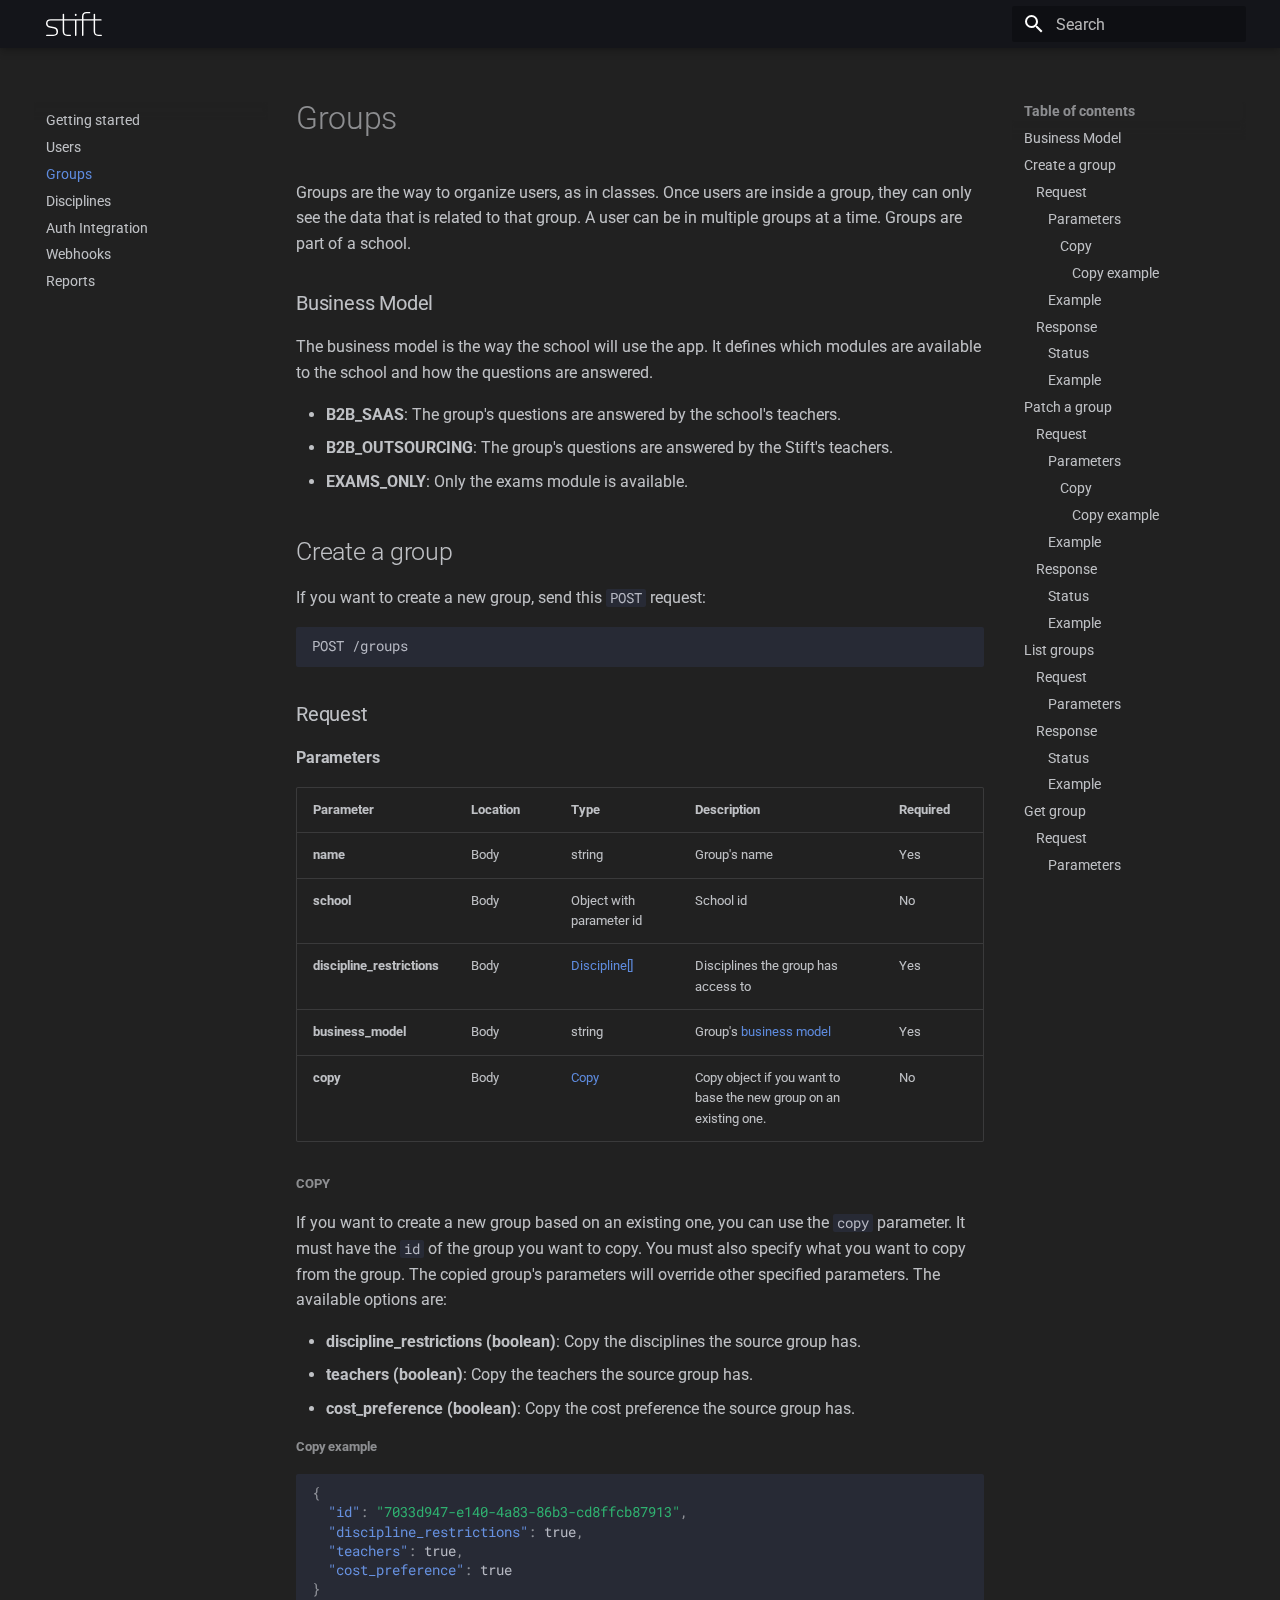
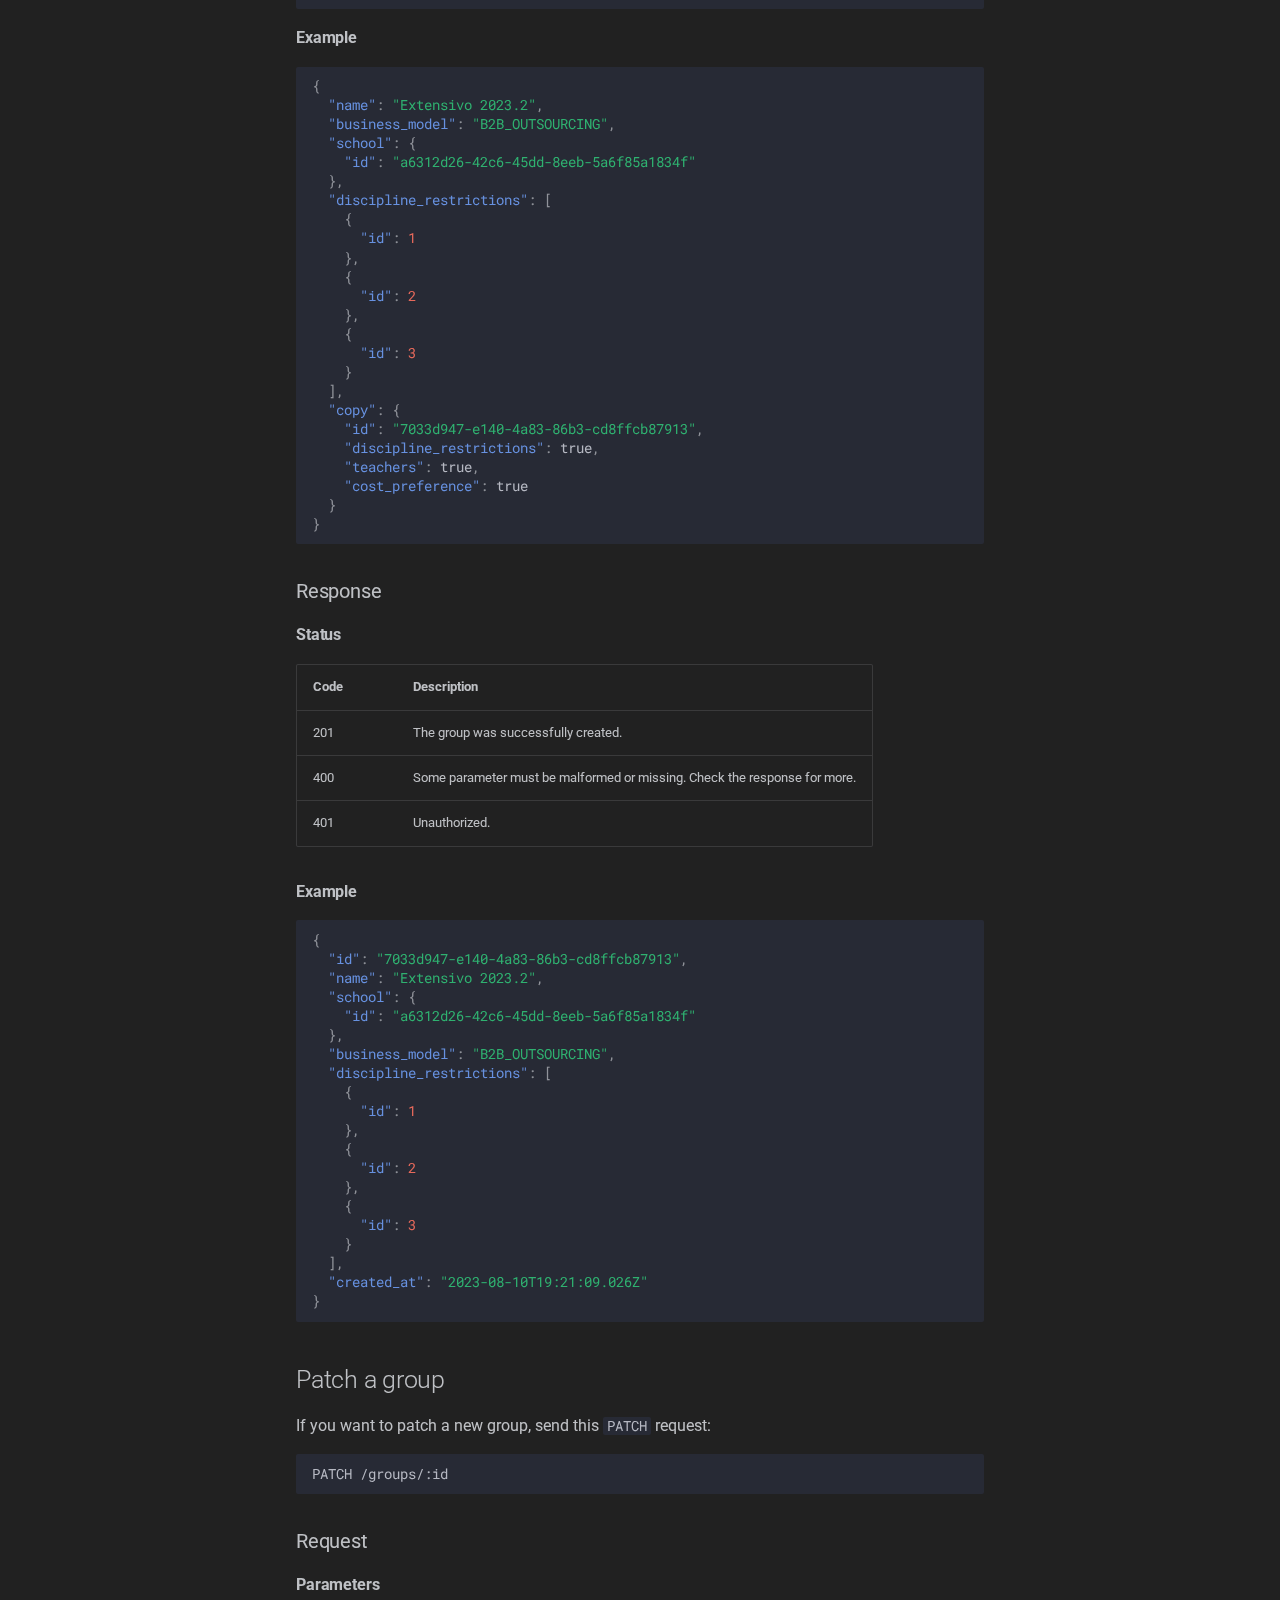
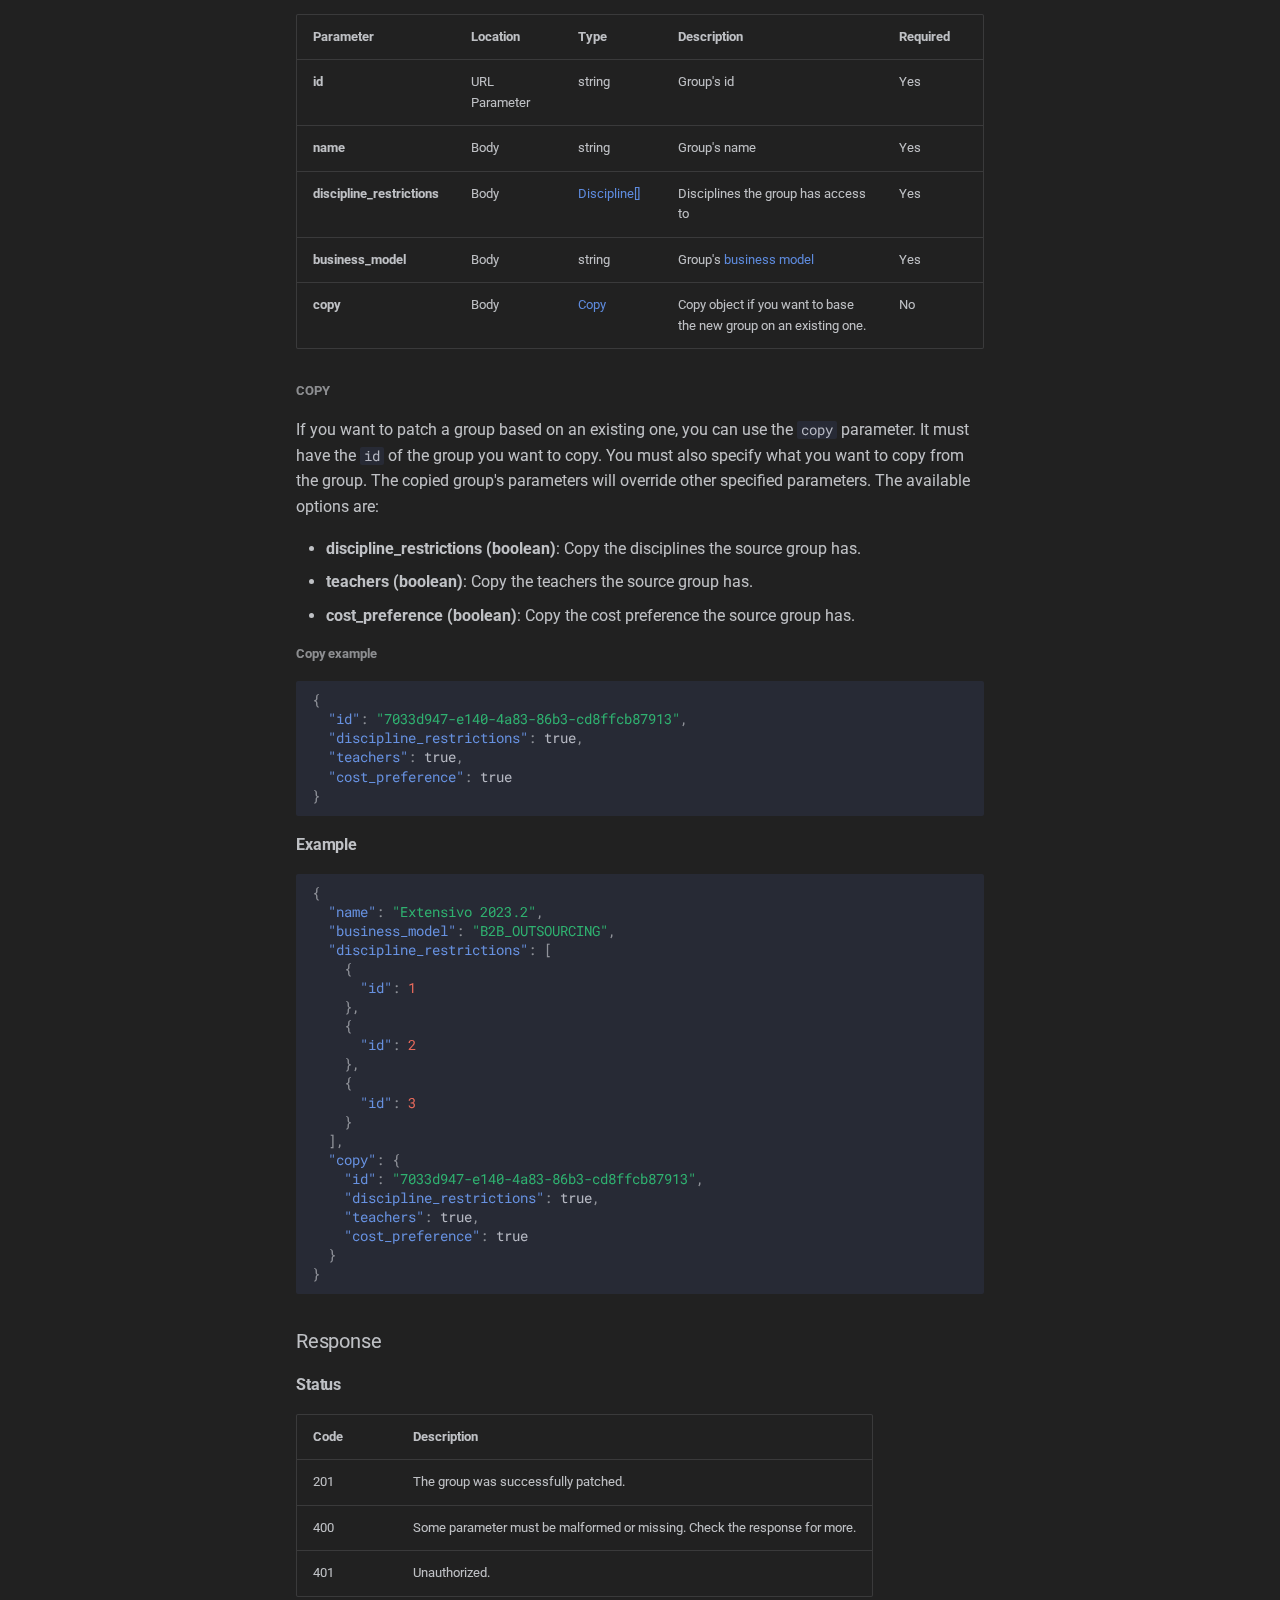
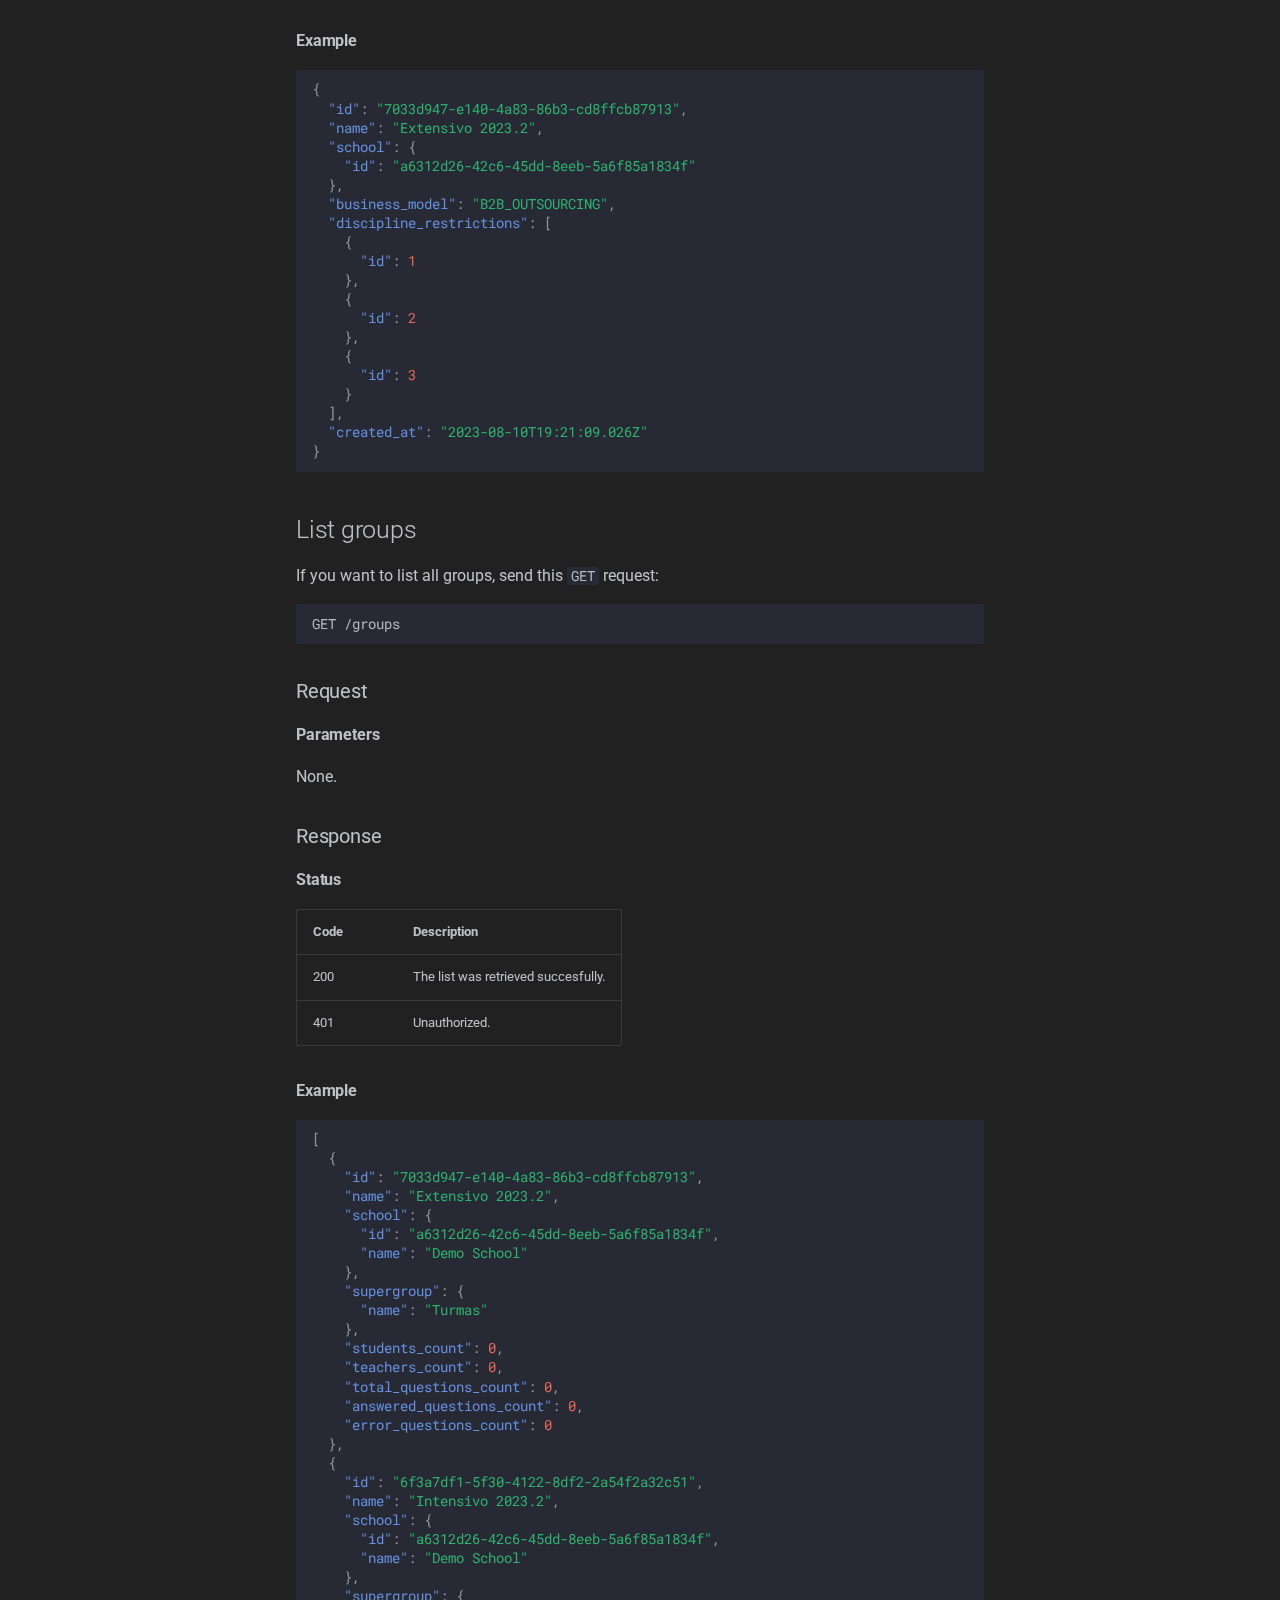
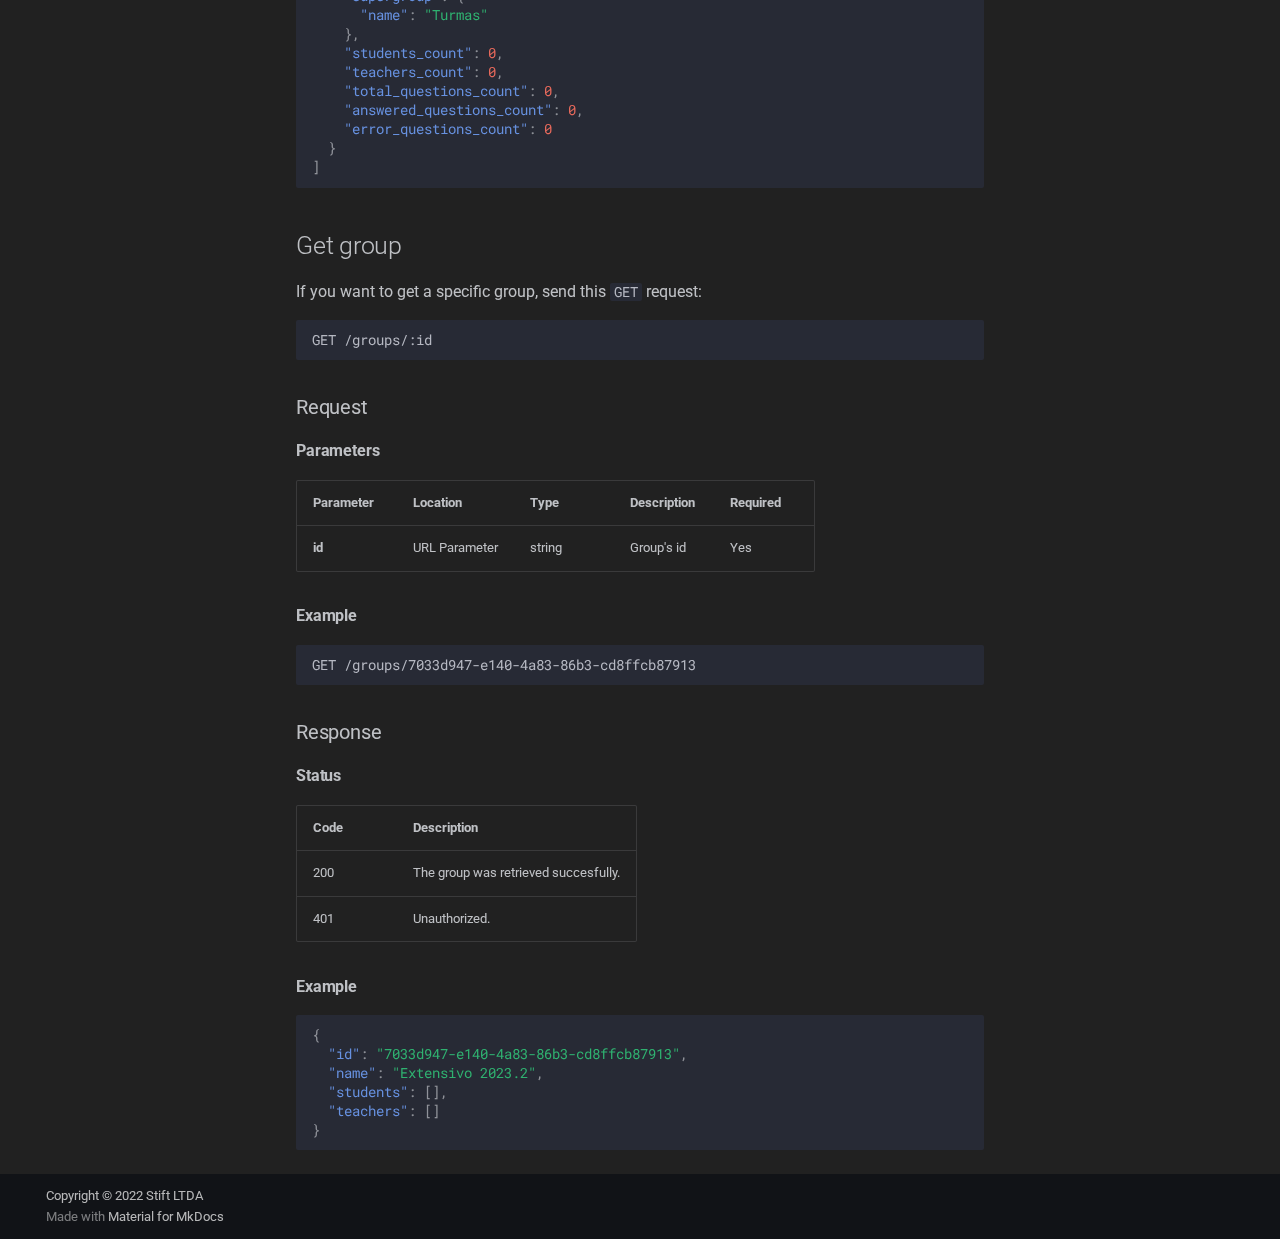
<file: groups/index.html>
<!doctype html>
<html lang="en" class="no-js">
  <head>
    
      <meta charset="utf-8">
      <meta name="viewport" content="width=device-width,initial-scale=1">
      
      
      
      
        <link rel="prev" href="../users/">
      
      
        <link rel="next" href="../disciplines/">
      
      
      <link rel="icon" href="../assets/favicon.png">
      <meta name="generator" content="mkdocs-1.6.1, mkdocs-material-9.6.7">
    
    
  <title>Stift Developers</title>

    
      <link rel="stylesheet" href="../assets/stylesheets/main.8608ea7d.min.css">
      
        
        <link rel="stylesheet" href="../assets/stylesheets/palette.06af60db.min.css">
      
      


    
    
      
    
    
      
        
        
        <link rel="preconnect" href="https://fonts.gstatic.com" crossorigin>
        <link rel="stylesheet" href="https://fonts.googleapis.com/css?family=Roboto:300,300i,400,400i,700,700i%7CRoboto+Mono:400,400i,700,700i&display=fallback">
        <style>:root{--md-text-font:"Roboto";--md-code-font:"Roboto Mono"}</style>
      
    
    
      <link rel="stylesheet" href="../stylesheets/extra.css">
    
    <script>__md_scope=new URL("..",location),__md_hash=e=>[...e].reduce(((e,_)=>(e<<5)-e+_.charCodeAt(0)),0),__md_get=(e,_=localStorage,t=__md_scope)=>JSON.parse(_.getItem(t.pathname+"."+e)),__md_set=(e,_,t=localStorage,a=__md_scope)=>{try{t.setItem(a.pathname+"."+e,JSON.stringify(_))}catch(e){}}</script>
    
      

    
    
    
  </head>
  
  
    
    
    
    
    
    <body dir="ltr" data-md-color-scheme="slate" data-md-color-primary="black" data-md-color-accent="indigo">
  
    
    <input class="md-toggle" data-md-toggle="drawer" type="checkbox" id="__drawer" autocomplete="off">
    <input class="md-toggle" data-md-toggle="search" type="checkbox" id="__search" autocomplete="off">
    <label class="md-overlay" for="__drawer"></label>
    <div data-md-component="skip">
      
        
        <a href="#groups" class="md-skip">
          Skip to content
        </a>
      
    </div>
    <div data-md-component="announce">
      
    </div>
    
    
      

  

<header class="md-header md-header--shadow" data-md-component="header">
  <nav class="md-header__inner md-grid" aria-label="Header">
    <a href=".." title="" class="md-header__button md-logo" aria-label="" data-md-component="logo">
      
  <img src="../assets/logo_white.svg" alt="logo">

    </a>
    <label class="md-header__button md-icon" for="__drawer">
      
      <svg xmlns="http://www.w3.org/2000/svg" viewBox="0 0 24 24"><path d="M3 6h18v2H3zm0 5h18v2H3zm0 5h18v2H3z"/></svg>
    </label>
    <div class="md-header__title" data-md-component="header-title">
      <div class="md-header__ellipsis">
        <div class="md-header__topic">
          <span class="md-ellipsis">
            
          </span>
        </div>
        <div class="md-header__topic" data-md-component="header-topic">
          <span class="md-ellipsis">
            
              Groups
            
          </span>
        </div>
      </div>
    </div>
    
      
    
    
    
    
      <label class="md-header__button md-icon" for="__search">
        
        <svg xmlns="http://www.w3.org/2000/svg" viewBox="0 0 24 24"><path d="M9.5 3A6.5 6.5 0 0 1 16 9.5c0 1.61-.59 3.09-1.56 4.23l.27.27h.79l5 5-1.5 1.5-5-5v-.79l-.27-.27A6.52 6.52 0 0 1 9.5 16 6.5 6.5 0 0 1 3 9.5 6.5 6.5 0 0 1 9.5 3m0 2C7 5 5 7 5 9.5S7 14 9.5 14 14 12 14 9.5 12 5 9.5 5"/></svg>
      </label>
      <div class="md-search" data-md-component="search" role="dialog">
  <label class="md-search__overlay" for="__search"></label>
  <div class="md-search__inner" role="search">
    <form class="md-search__form" name="search">
      <input type="text" class="md-search__input" name="query" aria-label="Search" placeholder="Search" autocapitalize="off" autocorrect="off" autocomplete="off" spellcheck="false" data-md-component="search-query" required>
      <label class="md-search__icon md-icon" for="__search">
        
        <svg xmlns="http://www.w3.org/2000/svg" viewBox="0 0 24 24"><path d="M9.5 3A6.5 6.5 0 0 1 16 9.5c0 1.61-.59 3.09-1.56 4.23l.27.27h.79l5 5-1.5 1.5-5-5v-.79l-.27-.27A6.52 6.52 0 0 1 9.5 16 6.5 6.5 0 0 1 3 9.5 6.5 6.5 0 0 1 9.5 3m0 2C7 5 5 7 5 9.5S7 14 9.5 14 14 12 14 9.5 12 5 9.5 5"/></svg>
        
        <svg xmlns="http://www.w3.org/2000/svg" viewBox="0 0 24 24"><path d="M20 11v2H8l5.5 5.5-1.42 1.42L4.16 12l7.92-7.92L13.5 5.5 8 11z"/></svg>
      </label>
      <nav class="md-search__options" aria-label="Search">
        
        <button type="reset" class="md-search__icon md-icon" title="Clear" aria-label="Clear" tabindex="-1">
          
          <svg xmlns="http://www.w3.org/2000/svg" viewBox="0 0 24 24"><path d="M19 6.41 17.59 5 12 10.59 6.41 5 5 6.41 10.59 12 5 17.59 6.41 19 12 13.41 17.59 19 19 17.59 13.41 12z"/></svg>
        </button>
      </nav>
      
    </form>
    <div class="md-search__output">
      <div class="md-search__scrollwrap" tabindex="0" data-md-scrollfix>
        <div class="md-search-result" data-md-component="search-result">
          <div class="md-search-result__meta">
            Initializing search
          </div>
          <ol class="md-search-result__list" role="presentation"></ol>
        </div>
      </div>
    </div>
  </div>
</div>
    
    
  </nav>
  
</header>
    
    <div class="md-container" data-md-component="container">
      
      
        
          
        
      
      <main class="md-main" data-md-component="main">
        <div class="md-main__inner md-grid">
          
            
              
              <div class="md-sidebar md-sidebar--primary" data-md-component="sidebar" data-md-type="navigation" >
                <div class="md-sidebar__scrollwrap">
                  <div class="md-sidebar__inner">
                    



<nav class="md-nav md-nav--primary" aria-label="Navigation" data-md-level="0">
  <label class="md-nav__title" for="__drawer">
    <a href=".." title="" class="md-nav__button md-logo" aria-label="" data-md-component="logo">
      
  <img src="../assets/logo_white.svg" alt="logo">

    </a>
    
  </label>
  
  <ul class="md-nav__list" data-md-scrollfix>
    
      
      
  
  
  
  
    <li class="md-nav__item">
      <a href=".." class="md-nav__link">
        
  
  <span class="md-ellipsis">
    Getting started
    
  </span>
  

      </a>
    </li>
  

    
      
      
  
  
  
  
    <li class="md-nav__item">
      <a href="../users/" class="md-nav__link">
        
  
  <span class="md-ellipsis">
    Users
    
  </span>
  

      </a>
    </li>
  

    
      
      
  
  
    
  
  
  
    <li class="md-nav__item md-nav__item--active">
      
      <input class="md-nav__toggle md-toggle" type="checkbox" id="__toc">
      
      
        
      
      
        <label class="md-nav__link md-nav__link--active" for="__toc">
          
  
  <span class="md-ellipsis">
    Groups
    
  </span>
  

          <span class="md-nav__icon md-icon"></span>
        </label>
      
      <a href="./" class="md-nav__link md-nav__link--active">
        
  
  <span class="md-ellipsis">
    Groups
    
  </span>
  

      </a>
      
        

<nav class="md-nav md-nav--secondary" aria-label="Table of contents">
  
  
  
    
  
  
    <label class="md-nav__title" for="__toc">
      <span class="md-nav__icon md-icon"></span>
      Table of contents
    </label>
    <ul class="md-nav__list" data-md-component="toc" data-md-scrollfix>
      
        <li class="md-nav__item">
  <a href="#business-model" class="md-nav__link">
    <span class="md-ellipsis">
      Business Model
    </span>
  </a>
  
</li>
      
        <li class="md-nav__item">
  <a href="#create-a-group" class="md-nav__link">
    <span class="md-ellipsis">
      Create a group
    </span>
  </a>
  
    <nav class="md-nav" aria-label="Create a group">
      <ul class="md-nav__list">
        
          <li class="md-nav__item">
  <a href="#request" class="md-nav__link">
    <span class="md-ellipsis">
      Request
    </span>
  </a>
  
    <nav class="md-nav" aria-label="Request">
      <ul class="md-nav__list">
        
          <li class="md-nav__item">
  <a href="#parameters" class="md-nav__link">
    <span class="md-ellipsis">
      Parameters
    </span>
  </a>
  
    <nav class="md-nav" aria-label="Parameters">
      <ul class="md-nav__list">
        
          <li class="md-nav__item">
  <a href="#copy" class="md-nav__link">
    <span class="md-ellipsis">
      Copy
    </span>
  </a>
  
    <nav class="md-nav" aria-label="Copy">
      <ul class="md-nav__list">
        
          <li class="md-nav__item">
  <a href="#copy-example" class="md-nav__link">
    <span class="md-ellipsis">
      Copy example
    </span>
  </a>
  
</li>
        
      </ul>
    </nav>
  
</li>
        
      </ul>
    </nav>
  
</li>
        
          <li class="md-nav__item">
  <a href="#example" class="md-nav__link">
    <span class="md-ellipsis">
      Example
    </span>
  </a>
  
</li>
        
      </ul>
    </nav>
  
</li>
        
          <li class="md-nav__item">
  <a href="#response" class="md-nav__link">
    <span class="md-ellipsis">
      Response
    </span>
  </a>
  
    <nav class="md-nav" aria-label="Response">
      <ul class="md-nav__list">
        
          <li class="md-nav__item">
  <a href="#status" class="md-nav__link">
    <span class="md-ellipsis">
      Status
    </span>
  </a>
  
</li>
        
          <li class="md-nav__item">
  <a href="#example_1" class="md-nav__link">
    <span class="md-ellipsis">
      Example
    </span>
  </a>
  
</li>
        
      </ul>
    </nav>
  
</li>
        
      </ul>
    </nav>
  
</li>
      
        <li class="md-nav__item">
  <a href="#patch-a-group" class="md-nav__link">
    <span class="md-ellipsis">
      Patch a group
    </span>
  </a>
  
    <nav class="md-nav" aria-label="Patch a group">
      <ul class="md-nav__list">
        
          <li class="md-nav__item">
  <a href="#request_1" class="md-nav__link">
    <span class="md-ellipsis">
      Request
    </span>
  </a>
  
    <nav class="md-nav" aria-label="Request">
      <ul class="md-nav__list">
        
          <li class="md-nav__item">
  <a href="#parameters_1" class="md-nav__link">
    <span class="md-ellipsis">
      Parameters
    </span>
  </a>
  
    <nav class="md-nav" aria-label="Parameters">
      <ul class="md-nav__list">
        
          <li class="md-nav__item">
  <a href="#copy_1" class="md-nav__link">
    <span class="md-ellipsis">
      Copy
    </span>
  </a>
  
    <nav class="md-nav" aria-label="Copy">
      <ul class="md-nav__list">
        
          <li class="md-nav__item">
  <a href="#copy-example_1" class="md-nav__link">
    <span class="md-ellipsis">
      Copy example
    </span>
  </a>
  
</li>
        
      </ul>
    </nav>
  
</li>
        
      </ul>
    </nav>
  
</li>
        
          <li class="md-nav__item">
  <a href="#example_2" class="md-nav__link">
    <span class="md-ellipsis">
      Example
    </span>
  </a>
  
</li>
        
      </ul>
    </nav>
  
</li>
        
          <li class="md-nav__item">
  <a href="#response_1" class="md-nav__link">
    <span class="md-ellipsis">
      Response
    </span>
  </a>
  
    <nav class="md-nav" aria-label="Response">
      <ul class="md-nav__list">
        
          <li class="md-nav__item">
  <a href="#status_1" class="md-nav__link">
    <span class="md-ellipsis">
      Status
    </span>
  </a>
  
</li>
        
          <li class="md-nav__item">
  <a href="#example_3" class="md-nav__link">
    <span class="md-ellipsis">
      Example
    </span>
  </a>
  
</li>
        
      </ul>
    </nav>
  
</li>
        
      </ul>
    </nav>
  
</li>
      
        <li class="md-nav__item">
  <a href="#list-groups" class="md-nav__link">
    <span class="md-ellipsis">
      List groups
    </span>
  </a>
  
    <nav class="md-nav" aria-label="List groups">
      <ul class="md-nav__list">
        
          <li class="md-nav__item">
  <a href="#request_2" class="md-nav__link">
    <span class="md-ellipsis">
      Request
    </span>
  </a>
  
    <nav class="md-nav" aria-label="Request">
      <ul class="md-nav__list">
        
          <li class="md-nav__item">
  <a href="#parameters_2" class="md-nav__link">
    <span class="md-ellipsis">
      Parameters
    </span>
  </a>
  
</li>
        
      </ul>
    </nav>
  
</li>
        
          <li class="md-nav__item">
  <a href="#response_2" class="md-nav__link">
    <span class="md-ellipsis">
      Response
    </span>
  </a>
  
    <nav class="md-nav" aria-label="Response">
      <ul class="md-nav__list">
        
          <li class="md-nav__item">
  <a href="#status_2" class="md-nav__link">
    <span class="md-ellipsis">
      Status
    </span>
  </a>
  
</li>
        
          <li class="md-nav__item">
  <a href="#example_4" class="md-nav__link">
    <span class="md-ellipsis">
      Example
    </span>
  </a>
  
</li>
        
      </ul>
    </nav>
  
</li>
        
      </ul>
    </nav>
  
</li>
      
        <li class="md-nav__item">
  <a href="#get-group" class="md-nav__link">
    <span class="md-ellipsis">
      Get group
    </span>
  </a>
  
    <nav class="md-nav" aria-label="Get group">
      <ul class="md-nav__list">
        
          <li class="md-nav__item">
  <a href="#request_3" class="md-nav__link">
    <span class="md-ellipsis">
      Request
    </span>
  </a>
  
    <nav class="md-nav" aria-label="Request">
      <ul class="md-nav__list">
        
          <li class="md-nav__item">
  <a href="#parameters_3" class="md-nav__link">
    <span class="md-ellipsis">
      Parameters
    </span>
  </a>
  
</li>
        
          <li class="md-nav__item">
  <a href="#example_5" class="md-nav__link">
    <span class="md-ellipsis">
      Example
    </span>
  </a>
  
</li>
        
      </ul>
    </nav>
  
</li>
        
          <li class="md-nav__item">
  <a href="#response_3" class="md-nav__link">
    <span class="md-ellipsis">
      Response
    </span>
  </a>
  
    <nav class="md-nav" aria-label="Response">
      <ul class="md-nav__list">
        
          <li class="md-nav__item">
  <a href="#status_3" class="md-nav__link">
    <span class="md-ellipsis">
      Status
    </span>
  </a>
  
</li>
        
          <li class="md-nav__item">
  <a href="#example_6" class="md-nav__link">
    <span class="md-ellipsis">
      Example
    </span>
  </a>
  
</li>
        
      </ul>
    </nav>
  
</li>
        
      </ul>
    </nav>
  
</li>
      
    </ul>
  
</nav>
      
    </li>
  

    
      
      
  
  
  
  
    <li class="md-nav__item">
      <a href="../disciplines/" class="md-nav__link">
        
  
  <span class="md-ellipsis">
    Disciplines
    
  </span>
  

      </a>
    </li>
  

    
      
      
  
  
  
  
    <li class="md-nav__item">
      <a href="../auth_integration/" class="md-nav__link">
        
  
  <span class="md-ellipsis">
    Auth Integration
    
  </span>
  

      </a>
    </li>
  

    
      
      
  
  
  
  
    <li class="md-nav__item">
      <a href="../webhooks/" class="md-nav__link">
        
  
  <span class="md-ellipsis">
    Webhooks
    
  </span>
  

      </a>
    </li>
  

    
      
      
  
  
  
  
    <li class="md-nav__item">
      <a href="../reports/" class="md-nav__link">
        
  
  <span class="md-ellipsis">
    Reports
    
  </span>
  

      </a>
    </li>
  

    
  </ul>
</nav>
                  </div>
                </div>
              </div>
            
            
              
              <div class="md-sidebar md-sidebar--secondary" data-md-component="sidebar" data-md-type="toc" >
                <div class="md-sidebar__scrollwrap">
                  <div class="md-sidebar__inner">
                    

<nav class="md-nav md-nav--secondary" aria-label="Table of contents">
  
  
  
    
  
  
    <label class="md-nav__title" for="__toc">
      <span class="md-nav__icon md-icon"></span>
      Table of contents
    </label>
    <ul class="md-nav__list" data-md-component="toc" data-md-scrollfix>
      
        <li class="md-nav__item">
  <a href="#business-model" class="md-nav__link">
    <span class="md-ellipsis">
      Business Model
    </span>
  </a>
  
</li>
      
        <li class="md-nav__item">
  <a href="#create-a-group" class="md-nav__link">
    <span class="md-ellipsis">
      Create a group
    </span>
  </a>
  
    <nav class="md-nav" aria-label="Create a group">
      <ul class="md-nav__list">
        
          <li class="md-nav__item">
  <a href="#request" class="md-nav__link">
    <span class="md-ellipsis">
      Request
    </span>
  </a>
  
    <nav class="md-nav" aria-label="Request">
      <ul class="md-nav__list">
        
          <li class="md-nav__item">
  <a href="#parameters" class="md-nav__link">
    <span class="md-ellipsis">
      Parameters
    </span>
  </a>
  
    <nav class="md-nav" aria-label="Parameters">
      <ul class="md-nav__list">
        
          <li class="md-nav__item">
  <a href="#copy" class="md-nav__link">
    <span class="md-ellipsis">
      Copy
    </span>
  </a>
  
    <nav class="md-nav" aria-label="Copy">
      <ul class="md-nav__list">
        
          <li class="md-nav__item">
  <a href="#copy-example" class="md-nav__link">
    <span class="md-ellipsis">
      Copy example
    </span>
  </a>
  
</li>
        
      </ul>
    </nav>
  
</li>
        
      </ul>
    </nav>
  
</li>
        
          <li class="md-nav__item">
  <a href="#example" class="md-nav__link">
    <span class="md-ellipsis">
      Example
    </span>
  </a>
  
</li>
        
      </ul>
    </nav>
  
</li>
        
          <li class="md-nav__item">
  <a href="#response" class="md-nav__link">
    <span class="md-ellipsis">
      Response
    </span>
  </a>
  
    <nav class="md-nav" aria-label="Response">
      <ul class="md-nav__list">
        
          <li class="md-nav__item">
  <a href="#status" class="md-nav__link">
    <span class="md-ellipsis">
      Status
    </span>
  </a>
  
</li>
        
          <li class="md-nav__item">
  <a href="#example_1" class="md-nav__link">
    <span class="md-ellipsis">
      Example
    </span>
  </a>
  
</li>
        
      </ul>
    </nav>
  
</li>
        
      </ul>
    </nav>
  
</li>
      
        <li class="md-nav__item">
  <a href="#patch-a-group" class="md-nav__link">
    <span class="md-ellipsis">
      Patch a group
    </span>
  </a>
  
    <nav class="md-nav" aria-label="Patch a group">
      <ul class="md-nav__list">
        
          <li class="md-nav__item">
  <a href="#request_1" class="md-nav__link">
    <span class="md-ellipsis">
      Request
    </span>
  </a>
  
    <nav class="md-nav" aria-label="Request">
      <ul class="md-nav__list">
        
          <li class="md-nav__item">
  <a href="#parameters_1" class="md-nav__link">
    <span class="md-ellipsis">
      Parameters
    </span>
  </a>
  
    <nav class="md-nav" aria-label="Parameters">
      <ul class="md-nav__list">
        
          <li class="md-nav__item">
  <a href="#copy_1" class="md-nav__link">
    <span class="md-ellipsis">
      Copy
    </span>
  </a>
  
    <nav class="md-nav" aria-label="Copy">
      <ul class="md-nav__list">
        
          <li class="md-nav__item">
  <a href="#copy-example_1" class="md-nav__link">
    <span class="md-ellipsis">
      Copy example
    </span>
  </a>
  
</li>
        
      </ul>
    </nav>
  
</li>
        
      </ul>
    </nav>
  
</li>
        
          <li class="md-nav__item">
  <a href="#example_2" class="md-nav__link">
    <span class="md-ellipsis">
      Example
    </span>
  </a>
  
</li>
        
      </ul>
    </nav>
  
</li>
        
          <li class="md-nav__item">
  <a href="#response_1" class="md-nav__link">
    <span class="md-ellipsis">
      Response
    </span>
  </a>
  
    <nav class="md-nav" aria-label="Response">
      <ul class="md-nav__list">
        
          <li class="md-nav__item">
  <a href="#status_1" class="md-nav__link">
    <span class="md-ellipsis">
      Status
    </span>
  </a>
  
</li>
        
          <li class="md-nav__item">
  <a href="#example_3" class="md-nav__link">
    <span class="md-ellipsis">
      Example
    </span>
  </a>
  
</li>
        
      </ul>
    </nav>
  
</li>
        
      </ul>
    </nav>
  
</li>
      
        <li class="md-nav__item">
  <a href="#list-groups" class="md-nav__link">
    <span class="md-ellipsis">
      List groups
    </span>
  </a>
  
    <nav class="md-nav" aria-label="List groups">
      <ul class="md-nav__list">
        
          <li class="md-nav__item">
  <a href="#request_2" class="md-nav__link">
    <span class="md-ellipsis">
      Request
    </span>
  </a>
  
    <nav class="md-nav" aria-label="Request">
      <ul class="md-nav__list">
        
          <li class="md-nav__item">
  <a href="#parameters_2" class="md-nav__link">
    <span class="md-ellipsis">
      Parameters
    </span>
  </a>
  
</li>
        
      </ul>
    </nav>
  
</li>
        
          <li class="md-nav__item">
  <a href="#response_2" class="md-nav__link">
    <span class="md-ellipsis">
      Response
    </span>
  </a>
  
    <nav class="md-nav" aria-label="Response">
      <ul class="md-nav__list">
        
          <li class="md-nav__item">
  <a href="#status_2" class="md-nav__link">
    <span class="md-ellipsis">
      Status
    </span>
  </a>
  
</li>
        
          <li class="md-nav__item">
  <a href="#example_4" class="md-nav__link">
    <span class="md-ellipsis">
      Example
    </span>
  </a>
  
</li>
        
      </ul>
    </nav>
  
</li>
        
      </ul>
    </nav>
  
</li>
      
        <li class="md-nav__item">
  <a href="#get-group" class="md-nav__link">
    <span class="md-ellipsis">
      Get group
    </span>
  </a>
  
    <nav class="md-nav" aria-label="Get group">
      <ul class="md-nav__list">
        
          <li class="md-nav__item">
  <a href="#request_3" class="md-nav__link">
    <span class="md-ellipsis">
      Request
    </span>
  </a>
  
    <nav class="md-nav" aria-label="Request">
      <ul class="md-nav__list">
        
          <li class="md-nav__item">
  <a href="#parameters_3" class="md-nav__link">
    <span class="md-ellipsis">
      Parameters
    </span>
  </a>
  
</li>
        
          <li class="md-nav__item">
  <a href="#example_5" class="md-nav__link">
    <span class="md-ellipsis">
      Example
    </span>
  </a>
  
</li>
        
      </ul>
    </nav>
  
</li>
        
          <li class="md-nav__item">
  <a href="#response_3" class="md-nav__link">
    <span class="md-ellipsis">
      Response
    </span>
  </a>
  
    <nav class="md-nav" aria-label="Response">
      <ul class="md-nav__list">
        
          <li class="md-nav__item">
  <a href="#status_3" class="md-nav__link">
    <span class="md-ellipsis">
      Status
    </span>
  </a>
  
</li>
        
          <li class="md-nav__item">
  <a href="#example_6" class="md-nav__link">
    <span class="md-ellipsis">
      Example
    </span>
  </a>
  
</li>
        
      </ul>
    </nav>
  
</li>
        
      </ul>
    </nav>
  
</li>
      
    </ul>
  
</nav>
                  </div>
                </div>
              </div>
            
          
          
            <div class="md-content" data-md-component="content">
              <article class="md-content__inner md-typeset">
                
                  



<h1 id="groups">Groups</h1>
<p>Groups are the way to organize users, as in classes. Once users are inside a group, they can only see the data that is related to that group. A user can be in multiple groups at a time. Groups are part of a school.</p>
<h3 id="business-model">Business Model</h3>
<p>The business model is the way the school will use the app. It defines which modules are available to the school and how the questions are answered.</p>
<ul>
<li><strong>B2B_SAAS</strong>: The group's questions are answered by the school's teachers.</li>
<li><strong>B2B_OUTSOURCING</strong>: The group's questions are answered by the Stift's teachers.</li>
<li><strong>EXAMS_ONLY</strong>: Only the exams module is available.</li>
</ul>
<h2 id="create-a-group">Create a group</h2>
<p>If you want to create a new group, send this <code>POST</code> request:</p>
<div class="highlight"><pre><span></span><code><a id="__codelineno-0-1" name="__codelineno-0-1" href="#__codelineno-0-1"></a><span class="err">POST /groups</span>
</code></pre></div>
<h3 id="request">Request</h3>
<h4 id="parameters">Parameters</h4>
<table>
<thead>
<tr>
<th>Parameter</th>
<th>Location</th>
<th>Type</th>
<th>Description</th>
<th>Required</th>
</tr>
</thead>
<tbody>
<tr>
<td><strong>name</strong></td>
<td>Body</td>
<td>string</td>
<td>Group's name</td>
<td>Yes</td>
</tr>
<tr>
<td><strong>school</strong></td>
<td>Body</td>
<td>Object with parameter id</td>
<td>School id</td>
<td>No</td>
</tr>
<tr>
<td><strong>discipline_restrictions</strong></td>
<td>Body</td>
<td><a href="../disciplines/">Discipline[]</a></td>
<td>Disciplines the group has access to</td>
<td>Yes</td>
</tr>
<tr>
<td><strong>business_model</strong></td>
<td>Body</td>
<td>string</td>
<td>Group's <a href="./#business-model">business model</a></td>
<td>Yes</td>
</tr>
<tr>
<td><strong>copy</strong></td>
<td>Body</td>
<td><a href="#copy">Copy</a></td>
<td>Copy object if you want to base the new group on an existing one.</td>
<td>No</td>
</tr>
</tbody>
</table>
<h5 id="copy">Copy</h5>
<p>If you want to create a new group based on an existing one, you can use the <code>copy</code> parameter. It must have the <code>id</code> of the group you want to copy. You must also specify what you want to copy from the group. The copied group's parameters will override other specified parameters. The available options are:</p>
<ul>
<li><strong>discipline_restrictions (boolean)</strong>: Copy the disciplines the source group has.</li>
<li><strong>teachers (boolean)</strong>: Copy the teachers the source group has.</li>
<li><strong>cost_preference (boolean)</strong>: Copy the cost preference the source group has.</li>
</ul>
<h6 id="copy-example">Copy example</h6>
<div class="highlight"><pre><span></span><code><a id="__codelineno-1-1" name="__codelineno-1-1" href="#__codelineno-1-1"></a><span class="p">{</span>
<a id="__codelineno-1-2" name="__codelineno-1-2" href="#__codelineno-1-2"></a><span class="w">  </span><span class="nt">&quot;id&quot;</span><span class="p">:</span><span class="w"> </span><span class="s2">&quot;7033d947-e140-4a83-86b3-cd8ffcb87913&quot;</span><span class="p">,</span>
<a id="__codelineno-1-3" name="__codelineno-1-3" href="#__codelineno-1-3"></a><span class="w">  </span><span class="nt">&quot;discipline_restrictions&quot;</span><span class="p">:</span><span class="w"> </span><span class="kc">true</span><span class="p">,</span>
<a id="__codelineno-1-4" name="__codelineno-1-4" href="#__codelineno-1-4"></a><span class="w">  </span><span class="nt">&quot;teachers&quot;</span><span class="p">:</span><span class="w"> </span><span class="kc">true</span><span class="p">,</span>
<a id="__codelineno-1-5" name="__codelineno-1-5" href="#__codelineno-1-5"></a><span class="w">  </span><span class="nt">&quot;cost_preference&quot;</span><span class="p">:</span><span class="w"> </span><span class="kc">true</span>
<a id="__codelineno-1-6" name="__codelineno-1-6" href="#__codelineno-1-6"></a><span class="p">}</span>
</code></pre></div>
<h4 id="example">Example</h4>
<div class="highlight"><pre><span></span><code><a id="__codelineno-2-1" name="__codelineno-2-1" href="#__codelineno-2-1"></a><span class="p">{</span>
<a id="__codelineno-2-2" name="__codelineno-2-2" href="#__codelineno-2-2"></a><span class="w">  </span><span class="nt">&quot;name&quot;</span><span class="p">:</span><span class="w"> </span><span class="s2">&quot;Extensivo 2023.2&quot;</span><span class="p">,</span>
<a id="__codelineno-2-3" name="__codelineno-2-3" href="#__codelineno-2-3"></a><span class="w">  </span><span class="nt">&quot;business_model&quot;</span><span class="p">:</span><span class="w"> </span><span class="s2">&quot;B2B_OUTSOURCING&quot;</span><span class="p">,</span>
<a id="__codelineno-2-4" name="__codelineno-2-4" href="#__codelineno-2-4"></a><span class="w">  </span><span class="nt">&quot;school&quot;</span><span class="p">:</span><span class="w"> </span><span class="p">{</span>
<a id="__codelineno-2-5" name="__codelineno-2-5" href="#__codelineno-2-5"></a><span class="w">    </span><span class="nt">&quot;id&quot;</span><span class="p">:</span><span class="w"> </span><span class="s2">&quot;a6312d26-42c6-45dd-8eeb-5a6f85a1834f&quot;</span>
<a id="__codelineno-2-6" name="__codelineno-2-6" href="#__codelineno-2-6"></a><span class="w">  </span><span class="p">},</span>
<a id="__codelineno-2-7" name="__codelineno-2-7" href="#__codelineno-2-7"></a><span class="w">  </span><span class="nt">&quot;discipline_restrictions&quot;</span><span class="p">:</span><span class="w"> </span><span class="p">[</span>
<a id="__codelineno-2-8" name="__codelineno-2-8" href="#__codelineno-2-8"></a><span class="w">    </span><span class="p">{</span>
<a id="__codelineno-2-9" name="__codelineno-2-9" href="#__codelineno-2-9"></a><span class="w">      </span><span class="nt">&quot;id&quot;</span><span class="p">:</span><span class="w"> </span><span class="mi">1</span>
<a id="__codelineno-2-10" name="__codelineno-2-10" href="#__codelineno-2-10"></a><span class="w">    </span><span class="p">},</span>
<a id="__codelineno-2-11" name="__codelineno-2-11" href="#__codelineno-2-11"></a><span class="w">    </span><span class="p">{</span>
<a id="__codelineno-2-12" name="__codelineno-2-12" href="#__codelineno-2-12"></a><span class="w">      </span><span class="nt">&quot;id&quot;</span><span class="p">:</span><span class="w"> </span><span class="mi">2</span>
<a id="__codelineno-2-13" name="__codelineno-2-13" href="#__codelineno-2-13"></a><span class="w">    </span><span class="p">},</span>
<a id="__codelineno-2-14" name="__codelineno-2-14" href="#__codelineno-2-14"></a><span class="w">    </span><span class="p">{</span>
<a id="__codelineno-2-15" name="__codelineno-2-15" href="#__codelineno-2-15"></a><span class="w">      </span><span class="nt">&quot;id&quot;</span><span class="p">:</span><span class="w"> </span><span class="mi">3</span>
<a id="__codelineno-2-16" name="__codelineno-2-16" href="#__codelineno-2-16"></a><span class="w">    </span><span class="p">}</span>
<a id="__codelineno-2-17" name="__codelineno-2-17" href="#__codelineno-2-17"></a><span class="w">  </span><span class="p">],</span>
<a id="__codelineno-2-18" name="__codelineno-2-18" href="#__codelineno-2-18"></a><span class="w">  </span><span class="nt">&quot;copy&quot;</span><span class="p">:</span><span class="w"> </span><span class="p">{</span>
<a id="__codelineno-2-19" name="__codelineno-2-19" href="#__codelineno-2-19"></a><span class="w">    </span><span class="nt">&quot;id&quot;</span><span class="p">:</span><span class="w"> </span><span class="s2">&quot;7033d947-e140-4a83-86b3-cd8ffcb87913&quot;</span><span class="p">,</span>
<a id="__codelineno-2-20" name="__codelineno-2-20" href="#__codelineno-2-20"></a><span class="w">    </span><span class="nt">&quot;discipline_restrictions&quot;</span><span class="p">:</span><span class="w"> </span><span class="kc">true</span><span class="p">,</span>
<a id="__codelineno-2-21" name="__codelineno-2-21" href="#__codelineno-2-21"></a><span class="w">    </span><span class="nt">&quot;teachers&quot;</span><span class="p">:</span><span class="w"> </span><span class="kc">true</span><span class="p">,</span>
<a id="__codelineno-2-22" name="__codelineno-2-22" href="#__codelineno-2-22"></a><span class="w">    </span><span class="nt">&quot;cost_preference&quot;</span><span class="p">:</span><span class="w"> </span><span class="kc">true</span>
<a id="__codelineno-2-23" name="__codelineno-2-23" href="#__codelineno-2-23"></a><span class="w">  </span><span class="p">}</span>
<a id="__codelineno-2-24" name="__codelineno-2-24" href="#__codelineno-2-24"></a><span class="p">}</span>
</code></pre></div>
<h3 id="response">Response</h3>
<h4 id="status">Status</h4>
<table>
<thead>
<tr>
<th>Code</th>
<th>Description</th>
</tr>
</thead>
<tbody>
<tr>
<td>201</td>
<td>The group was successfully created.</td>
</tr>
<tr>
<td>400</td>
<td>Some parameter must be malformed or missing. Check the response for more.</td>
</tr>
<tr>
<td>401</td>
<td>Unauthorized.</td>
</tr>
</tbody>
</table>
<h4 id="example_1">Example</h4>
<div class="highlight"><pre><span></span><code><a id="__codelineno-3-1" name="__codelineno-3-1" href="#__codelineno-3-1"></a><span class="p">{</span>
<a id="__codelineno-3-2" name="__codelineno-3-2" href="#__codelineno-3-2"></a><span class="w">  </span><span class="nt">&quot;id&quot;</span><span class="p">:</span><span class="w"> </span><span class="s2">&quot;7033d947-e140-4a83-86b3-cd8ffcb87913&quot;</span><span class="p">,</span>
<a id="__codelineno-3-3" name="__codelineno-3-3" href="#__codelineno-3-3"></a><span class="w">  </span><span class="nt">&quot;name&quot;</span><span class="p">:</span><span class="w"> </span><span class="s2">&quot;Extensivo 2023.2&quot;</span><span class="p">,</span>
<a id="__codelineno-3-4" name="__codelineno-3-4" href="#__codelineno-3-4"></a><span class="w">  </span><span class="nt">&quot;school&quot;</span><span class="p">:</span><span class="w"> </span><span class="p">{</span>
<a id="__codelineno-3-5" name="__codelineno-3-5" href="#__codelineno-3-5"></a><span class="w">    </span><span class="nt">&quot;id&quot;</span><span class="p">:</span><span class="w"> </span><span class="s2">&quot;a6312d26-42c6-45dd-8eeb-5a6f85a1834f&quot;</span>
<a id="__codelineno-3-6" name="__codelineno-3-6" href="#__codelineno-3-6"></a><span class="w">  </span><span class="p">},</span>
<a id="__codelineno-3-7" name="__codelineno-3-7" href="#__codelineno-3-7"></a><span class="w">  </span><span class="nt">&quot;business_model&quot;</span><span class="p">:</span><span class="w"> </span><span class="s2">&quot;B2B_OUTSOURCING&quot;</span><span class="p">,</span>
<a id="__codelineno-3-8" name="__codelineno-3-8" href="#__codelineno-3-8"></a><span class="w">  </span><span class="nt">&quot;discipline_restrictions&quot;</span><span class="p">:</span><span class="w"> </span><span class="p">[</span>
<a id="__codelineno-3-9" name="__codelineno-3-9" href="#__codelineno-3-9"></a><span class="w">    </span><span class="p">{</span>
<a id="__codelineno-3-10" name="__codelineno-3-10" href="#__codelineno-3-10"></a><span class="w">      </span><span class="nt">&quot;id&quot;</span><span class="p">:</span><span class="w"> </span><span class="mi">1</span>
<a id="__codelineno-3-11" name="__codelineno-3-11" href="#__codelineno-3-11"></a><span class="w">    </span><span class="p">},</span>
<a id="__codelineno-3-12" name="__codelineno-3-12" href="#__codelineno-3-12"></a><span class="w">    </span><span class="p">{</span>
<a id="__codelineno-3-13" name="__codelineno-3-13" href="#__codelineno-3-13"></a><span class="w">      </span><span class="nt">&quot;id&quot;</span><span class="p">:</span><span class="w"> </span><span class="mi">2</span>
<a id="__codelineno-3-14" name="__codelineno-3-14" href="#__codelineno-3-14"></a><span class="w">    </span><span class="p">},</span>
<a id="__codelineno-3-15" name="__codelineno-3-15" href="#__codelineno-3-15"></a><span class="w">    </span><span class="p">{</span>
<a id="__codelineno-3-16" name="__codelineno-3-16" href="#__codelineno-3-16"></a><span class="w">      </span><span class="nt">&quot;id&quot;</span><span class="p">:</span><span class="w"> </span><span class="mi">3</span>
<a id="__codelineno-3-17" name="__codelineno-3-17" href="#__codelineno-3-17"></a><span class="w">    </span><span class="p">}</span>
<a id="__codelineno-3-18" name="__codelineno-3-18" href="#__codelineno-3-18"></a><span class="w">  </span><span class="p">],</span>
<a id="__codelineno-3-19" name="__codelineno-3-19" href="#__codelineno-3-19"></a><span class="w">  </span><span class="nt">&quot;created_at&quot;</span><span class="p">:</span><span class="w"> </span><span class="s2">&quot;2023-08-10T19:21:09.026Z&quot;</span>
<a id="__codelineno-3-20" name="__codelineno-3-20" href="#__codelineno-3-20"></a><span class="p">}</span>
</code></pre></div>
<h2 id="patch-a-group">Patch a group</h2>
<p>If you want to patch a new group, send this <code>PATCH</code> request:</p>
<div class="highlight"><pre><span></span><code><a id="__codelineno-4-1" name="__codelineno-4-1" href="#__codelineno-4-1"></a><span class="err">PATCH /groups/:id</span>
</code></pre></div>
<h3 id="request_1">Request</h3>
<h4 id="parameters_1">Parameters</h4>
<table>
<thead>
<tr>
<th>Parameter</th>
<th>Location</th>
<th>Type</th>
<th>Description</th>
<th>Required</th>
</tr>
</thead>
<tbody>
<tr>
<td><strong>id</strong></td>
<td>URL Parameter</td>
<td>string</td>
<td>Group's id</td>
<td>Yes</td>
</tr>
<tr>
<td><strong>name</strong></td>
<td>Body</td>
<td>string</td>
<td>Group's name</td>
<td>Yes</td>
</tr>
<tr>
<td><strong>discipline_restrictions</strong></td>
<td>Body</td>
<td><a href="../disciplines/">Discipline[]</a></td>
<td>Disciplines the group has access to</td>
<td>Yes</td>
</tr>
<tr>
<td><strong>business_model</strong></td>
<td>Body</td>
<td>string</td>
<td>Group's <a href="./#business-model">business model</a></td>
<td>Yes</td>
</tr>
<tr>
<td><strong>copy</strong></td>
<td>Body</td>
<td><a href="#copy">Copy</a></td>
<td>Copy object if you want to base the new group on an existing one.</td>
<td>No</td>
</tr>
</tbody>
</table>
<h5 id="copy_1">Copy</h5>
<p>If you want to patch a group based on an existing one, you can use the <code>copy</code> parameter. It must have the <code>id</code> of the group you want to copy. You must also specify what you want to copy from the group. The copied group's parameters will override other specified parameters. The available options are:</p>
<ul>
<li><strong>discipline_restrictions (boolean)</strong>: Copy the disciplines the source group has.</li>
<li><strong>teachers (boolean)</strong>: Copy the teachers the source group has.</li>
<li><strong>cost_preference (boolean)</strong>: Copy the cost preference the source group has.</li>
</ul>
<h6 id="copy-example_1">Copy example</h6>
<div class="highlight"><pre><span></span><code><a id="__codelineno-5-1" name="__codelineno-5-1" href="#__codelineno-5-1"></a><span class="p">{</span>
<a id="__codelineno-5-2" name="__codelineno-5-2" href="#__codelineno-5-2"></a><span class="w">  </span><span class="nt">&quot;id&quot;</span><span class="p">:</span><span class="w"> </span><span class="s2">&quot;7033d947-e140-4a83-86b3-cd8ffcb87913&quot;</span><span class="p">,</span>
<a id="__codelineno-5-3" name="__codelineno-5-3" href="#__codelineno-5-3"></a><span class="w">  </span><span class="nt">&quot;discipline_restrictions&quot;</span><span class="p">:</span><span class="w"> </span><span class="kc">true</span><span class="p">,</span>
<a id="__codelineno-5-4" name="__codelineno-5-4" href="#__codelineno-5-4"></a><span class="w">  </span><span class="nt">&quot;teachers&quot;</span><span class="p">:</span><span class="w"> </span><span class="kc">true</span><span class="p">,</span>
<a id="__codelineno-5-5" name="__codelineno-5-5" href="#__codelineno-5-5"></a><span class="w">  </span><span class="nt">&quot;cost_preference&quot;</span><span class="p">:</span><span class="w"> </span><span class="kc">true</span>
<a id="__codelineno-5-6" name="__codelineno-5-6" href="#__codelineno-5-6"></a><span class="p">}</span>
</code></pre></div>
<h4 id="example_2">Example</h4>
<div class="highlight"><pre><span></span><code><a id="__codelineno-6-1" name="__codelineno-6-1" href="#__codelineno-6-1"></a><span class="p">{</span>
<a id="__codelineno-6-2" name="__codelineno-6-2" href="#__codelineno-6-2"></a><span class="w">  </span><span class="nt">&quot;name&quot;</span><span class="p">:</span><span class="w"> </span><span class="s2">&quot;Extensivo 2023.2&quot;</span><span class="p">,</span>
<a id="__codelineno-6-3" name="__codelineno-6-3" href="#__codelineno-6-3"></a><span class="w">  </span><span class="nt">&quot;business_model&quot;</span><span class="p">:</span><span class="w"> </span><span class="s2">&quot;B2B_OUTSOURCING&quot;</span><span class="p">,</span>
<a id="__codelineno-6-4" name="__codelineno-6-4" href="#__codelineno-6-4"></a><span class="w">  </span><span class="nt">&quot;discipline_restrictions&quot;</span><span class="p">:</span><span class="w"> </span><span class="p">[</span>
<a id="__codelineno-6-5" name="__codelineno-6-5" href="#__codelineno-6-5"></a><span class="w">    </span><span class="p">{</span>
<a id="__codelineno-6-6" name="__codelineno-6-6" href="#__codelineno-6-6"></a><span class="w">      </span><span class="nt">&quot;id&quot;</span><span class="p">:</span><span class="w"> </span><span class="mi">1</span>
<a id="__codelineno-6-7" name="__codelineno-6-7" href="#__codelineno-6-7"></a><span class="w">    </span><span class="p">},</span>
<a id="__codelineno-6-8" name="__codelineno-6-8" href="#__codelineno-6-8"></a><span class="w">    </span><span class="p">{</span>
<a id="__codelineno-6-9" name="__codelineno-6-9" href="#__codelineno-6-9"></a><span class="w">      </span><span class="nt">&quot;id&quot;</span><span class="p">:</span><span class="w"> </span><span class="mi">2</span>
<a id="__codelineno-6-10" name="__codelineno-6-10" href="#__codelineno-6-10"></a><span class="w">    </span><span class="p">},</span>
<a id="__codelineno-6-11" name="__codelineno-6-11" href="#__codelineno-6-11"></a><span class="w">    </span><span class="p">{</span>
<a id="__codelineno-6-12" name="__codelineno-6-12" href="#__codelineno-6-12"></a><span class="w">      </span><span class="nt">&quot;id&quot;</span><span class="p">:</span><span class="w"> </span><span class="mi">3</span>
<a id="__codelineno-6-13" name="__codelineno-6-13" href="#__codelineno-6-13"></a><span class="w">    </span><span class="p">}</span>
<a id="__codelineno-6-14" name="__codelineno-6-14" href="#__codelineno-6-14"></a><span class="w">  </span><span class="p">],</span>
<a id="__codelineno-6-15" name="__codelineno-6-15" href="#__codelineno-6-15"></a><span class="w">  </span><span class="nt">&quot;copy&quot;</span><span class="p">:</span><span class="w"> </span><span class="p">{</span>
<a id="__codelineno-6-16" name="__codelineno-6-16" href="#__codelineno-6-16"></a><span class="w">    </span><span class="nt">&quot;id&quot;</span><span class="p">:</span><span class="w"> </span><span class="s2">&quot;7033d947-e140-4a83-86b3-cd8ffcb87913&quot;</span><span class="p">,</span>
<a id="__codelineno-6-17" name="__codelineno-6-17" href="#__codelineno-6-17"></a><span class="w">    </span><span class="nt">&quot;discipline_restrictions&quot;</span><span class="p">:</span><span class="w"> </span><span class="kc">true</span><span class="p">,</span>
<a id="__codelineno-6-18" name="__codelineno-6-18" href="#__codelineno-6-18"></a><span class="w">    </span><span class="nt">&quot;teachers&quot;</span><span class="p">:</span><span class="w"> </span><span class="kc">true</span><span class="p">,</span>
<a id="__codelineno-6-19" name="__codelineno-6-19" href="#__codelineno-6-19"></a><span class="w">    </span><span class="nt">&quot;cost_preference&quot;</span><span class="p">:</span><span class="w"> </span><span class="kc">true</span>
<a id="__codelineno-6-20" name="__codelineno-6-20" href="#__codelineno-6-20"></a><span class="w">  </span><span class="p">}</span>
<a id="__codelineno-6-21" name="__codelineno-6-21" href="#__codelineno-6-21"></a><span class="p">}</span>
</code></pre></div>
<h3 id="response_1">Response</h3>
<h4 id="status_1">Status</h4>
<table>
<thead>
<tr>
<th>Code</th>
<th>Description</th>
</tr>
</thead>
<tbody>
<tr>
<td>201</td>
<td>The group was successfully patched.</td>
</tr>
<tr>
<td>400</td>
<td>Some parameter must be malformed or missing. Check the response for more.</td>
</tr>
<tr>
<td>401</td>
<td>Unauthorized.</td>
</tr>
</tbody>
</table>
<h4 id="example_3">Example</h4>
<div class="highlight"><pre><span></span><code><a id="__codelineno-7-1" name="__codelineno-7-1" href="#__codelineno-7-1"></a><span class="p">{</span>
<a id="__codelineno-7-2" name="__codelineno-7-2" href="#__codelineno-7-2"></a><span class="w">  </span><span class="nt">&quot;id&quot;</span><span class="p">:</span><span class="w"> </span><span class="s2">&quot;7033d947-e140-4a83-86b3-cd8ffcb87913&quot;</span><span class="p">,</span>
<a id="__codelineno-7-3" name="__codelineno-7-3" href="#__codelineno-7-3"></a><span class="w">  </span><span class="nt">&quot;name&quot;</span><span class="p">:</span><span class="w"> </span><span class="s2">&quot;Extensivo 2023.2&quot;</span><span class="p">,</span>
<a id="__codelineno-7-4" name="__codelineno-7-4" href="#__codelineno-7-4"></a><span class="w">  </span><span class="nt">&quot;school&quot;</span><span class="p">:</span><span class="w"> </span><span class="p">{</span>
<a id="__codelineno-7-5" name="__codelineno-7-5" href="#__codelineno-7-5"></a><span class="w">    </span><span class="nt">&quot;id&quot;</span><span class="p">:</span><span class="w"> </span><span class="s2">&quot;a6312d26-42c6-45dd-8eeb-5a6f85a1834f&quot;</span>
<a id="__codelineno-7-6" name="__codelineno-7-6" href="#__codelineno-7-6"></a><span class="w">  </span><span class="p">},</span>
<a id="__codelineno-7-7" name="__codelineno-7-7" href="#__codelineno-7-7"></a><span class="w">  </span><span class="nt">&quot;business_model&quot;</span><span class="p">:</span><span class="w"> </span><span class="s2">&quot;B2B_OUTSOURCING&quot;</span><span class="p">,</span>
<a id="__codelineno-7-8" name="__codelineno-7-8" href="#__codelineno-7-8"></a><span class="w">  </span><span class="nt">&quot;discipline_restrictions&quot;</span><span class="p">:</span><span class="w"> </span><span class="p">[</span>
<a id="__codelineno-7-9" name="__codelineno-7-9" href="#__codelineno-7-9"></a><span class="w">    </span><span class="p">{</span>
<a id="__codelineno-7-10" name="__codelineno-7-10" href="#__codelineno-7-10"></a><span class="w">      </span><span class="nt">&quot;id&quot;</span><span class="p">:</span><span class="w"> </span><span class="mi">1</span>
<a id="__codelineno-7-11" name="__codelineno-7-11" href="#__codelineno-7-11"></a><span class="w">    </span><span class="p">},</span>
<a id="__codelineno-7-12" name="__codelineno-7-12" href="#__codelineno-7-12"></a><span class="w">    </span><span class="p">{</span>
<a id="__codelineno-7-13" name="__codelineno-7-13" href="#__codelineno-7-13"></a><span class="w">      </span><span class="nt">&quot;id&quot;</span><span class="p">:</span><span class="w"> </span><span class="mi">2</span>
<a id="__codelineno-7-14" name="__codelineno-7-14" href="#__codelineno-7-14"></a><span class="w">    </span><span class="p">},</span>
<a id="__codelineno-7-15" name="__codelineno-7-15" href="#__codelineno-7-15"></a><span class="w">    </span><span class="p">{</span>
<a id="__codelineno-7-16" name="__codelineno-7-16" href="#__codelineno-7-16"></a><span class="w">      </span><span class="nt">&quot;id&quot;</span><span class="p">:</span><span class="w"> </span><span class="mi">3</span>
<a id="__codelineno-7-17" name="__codelineno-7-17" href="#__codelineno-7-17"></a><span class="w">    </span><span class="p">}</span>
<a id="__codelineno-7-18" name="__codelineno-7-18" href="#__codelineno-7-18"></a><span class="w">  </span><span class="p">],</span>
<a id="__codelineno-7-19" name="__codelineno-7-19" href="#__codelineno-7-19"></a><span class="w">  </span><span class="nt">&quot;created_at&quot;</span><span class="p">:</span><span class="w"> </span><span class="s2">&quot;2023-08-10T19:21:09.026Z&quot;</span>
<a id="__codelineno-7-20" name="__codelineno-7-20" href="#__codelineno-7-20"></a><span class="p">}</span>
</code></pre></div>
<h2 id="list-groups">List groups</h2>
<p>If you want to list all groups, send this <code>GET</code> request:</p>
<div class="highlight"><pre><span></span><code><a id="__codelineno-8-1" name="__codelineno-8-1" href="#__codelineno-8-1"></a><span class="err">GET /groups</span>
</code></pre></div>
<h3 id="request_2">Request</h3>
<h4 id="parameters_2">Parameters</h4>
<p>None.</p>
<h3 id="response_2">Response</h3>
<h4 id="status_2">Status</h4>
<table>
<thead>
<tr>
<th>Code</th>
<th>Description</th>
</tr>
</thead>
<tbody>
<tr>
<td>200</td>
<td>The list was retrieved succesfully.</td>
</tr>
<tr>
<td>401</td>
<td>Unauthorized.</td>
</tr>
</tbody>
</table>
<h4 id="example_4">Example</h4>
<div class="highlight"><pre><span></span><code><a id="__codelineno-9-1" name="__codelineno-9-1" href="#__codelineno-9-1"></a><span class="p">[</span>
<a id="__codelineno-9-2" name="__codelineno-9-2" href="#__codelineno-9-2"></a><span class="w">  </span><span class="p">{</span>
<a id="__codelineno-9-3" name="__codelineno-9-3" href="#__codelineno-9-3"></a><span class="w">    </span><span class="nt">&quot;id&quot;</span><span class="p">:</span><span class="w"> </span><span class="s2">&quot;7033d947-e140-4a83-86b3-cd8ffcb87913&quot;</span><span class="p">,</span>
<a id="__codelineno-9-4" name="__codelineno-9-4" href="#__codelineno-9-4"></a><span class="w">    </span><span class="nt">&quot;name&quot;</span><span class="p">:</span><span class="w"> </span><span class="s2">&quot;Extensivo 2023.2&quot;</span><span class="p">,</span>
<a id="__codelineno-9-5" name="__codelineno-9-5" href="#__codelineno-9-5"></a><span class="w">    </span><span class="nt">&quot;school&quot;</span><span class="p">:</span><span class="w"> </span><span class="p">{</span>
<a id="__codelineno-9-6" name="__codelineno-9-6" href="#__codelineno-9-6"></a><span class="w">      </span><span class="nt">&quot;id&quot;</span><span class="p">:</span><span class="w"> </span><span class="s2">&quot;a6312d26-42c6-45dd-8eeb-5a6f85a1834f&quot;</span><span class="p">,</span>
<a id="__codelineno-9-7" name="__codelineno-9-7" href="#__codelineno-9-7"></a><span class="w">      </span><span class="nt">&quot;name&quot;</span><span class="p">:</span><span class="w"> </span><span class="s2">&quot;Demo School&quot;</span>
<a id="__codelineno-9-8" name="__codelineno-9-8" href="#__codelineno-9-8"></a><span class="w">    </span><span class="p">},</span>
<a id="__codelineno-9-9" name="__codelineno-9-9" href="#__codelineno-9-9"></a><span class="w">    </span><span class="nt">&quot;supergroup&quot;</span><span class="p">:</span><span class="w"> </span><span class="p">{</span>
<a id="__codelineno-9-10" name="__codelineno-9-10" href="#__codelineno-9-10"></a><span class="w">      </span><span class="nt">&quot;name&quot;</span><span class="p">:</span><span class="w"> </span><span class="s2">&quot;Turmas&quot;</span>
<a id="__codelineno-9-11" name="__codelineno-9-11" href="#__codelineno-9-11"></a><span class="w">    </span><span class="p">},</span>
<a id="__codelineno-9-12" name="__codelineno-9-12" href="#__codelineno-9-12"></a><span class="w">    </span><span class="nt">&quot;students_count&quot;</span><span class="p">:</span><span class="w"> </span><span class="mi">0</span><span class="p">,</span>
<a id="__codelineno-9-13" name="__codelineno-9-13" href="#__codelineno-9-13"></a><span class="w">    </span><span class="nt">&quot;teachers_count&quot;</span><span class="p">:</span><span class="w"> </span><span class="mi">0</span><span class="p">,</span>
<a id="__codelineno-9-14" name="__codelineno-9-14" href="#__codelineno-9-14"></a><span class="w">    </span><span class="nt">&quot;total_questions_count&quot;</span><span class="p">:</span><span class="w"> </span><span class="mi">0</span><span class="p">,</span>
<a id="__codelineno-9-15" name="__codelineno-9-15" href="#__codelineno-9-15"></a><span class="w">    </span><span class="nt">&quot;answered_questions_count&quot;</span><span class="p">:</span><span class="w"> </span><span class="mi">0</span><span class="p">,</span>
<a id="__codelineno-9-16" name="__codelineno-9-16" href="#__codelineno-9-16"></a><span class="w">    </span><span class="nt">&quot;error_questions_count&quot;</span><span class="p">:</span><span class="w"> </span><span class="mi">0</span>
<a id="__codelineno-9-17" name="__codelineno-9-17" href="#__codelineno-9-17"></a><span class="w">  </span><span class="p">},</span>
<a id="__codelineno-9-18" name="__codelineno-9-18" href="#__codelineno-9-18"></a><span class="w">  </span><span class="p">{</span>
<a id="__codelineno-9-19" name="__codelineno-9-19" href="#__codelineno-9-19"></a><span class="w">    </span><span class="nt">&quot;id&quot;</span><span class="p">:</span><span class="w"> </span><span class="s2">&quot;6f3a7df1-5f30-4122-8df2-2a54f2a32c51&quot;</span><span class="p">,</span>
<a id="__codelineno-9-20" name="__codelineno-9-20" href="#__codelineno-9-20"></a><span class="w">    </span><span class="nt">&quot;name&quot;</span><span class="p">:</span><span class="w"> </span><span class="s2">&quot;Intensivo 2023.2&quot;</span><span class="p">,</span>
<a id="__codelineno-9-21" name="__codelineno-9-21" href="#__codelineno-9-21"></a><span class="w">    </span><span class="nt">&quot;school&quot;</span><span class="p">:</span><span class="w"> </span><span class="p">{</span>
<a id="__codelineno-9-22" name="__codelineno-9-22" href="#__codelineno-9-22"></a><span class="w">      </span><span class="nt">&quot;id&quot;</span><span class="p">:</span><span class="w"> </span><span class="s2">&quot;a6312d26-42c6-45dd-8eeb-5a6f85a1834f&quot;</span><span class="p">,</span>
<a id="__codelineno-9-23" name="__codelineno-9-23" href="#__codelineno-9-23"></a><span class="w">      </span><span class="nt">&quot;name&quot;</span><span class="p">:</span><span class="w"> </span><span class="s2">&quot;Demo School&quot;</span>
<a id="__codelineno-9-24" name="__codelineno-9-24" href="#__codelineno-9-24"></a><span class="w">    </span><span class="p">},</span>
<a id="__codelineno-9-25" name="__codelineno-9-25" href="#__codelineno-9-25"></a><span class="w">    </span><span class="nt">&quot;supergroup&quot;</span><span class="p">:</span><span class="w"> </span><span class="p">{</span>
<a id="__codelineno-9-26" name="__codelineno-9-26" href="#__codelineno-9-26"></a><span class="w">      </span><span class="nt">&quot;name&quot;</span><span class="p">:</span><span class="w"> </span><span class="s2">&quot;Turmas&quot;</span>
<a id="__codelineno-9-27" name="__codelineno-9-27" href="#__codelineno-9-27"></a><span class="w">    </span><span class="p">},</span>
<a id="__codelineno-9-28" name="__codelineno-9-28" href="#__codelineno-9-28"></a><span class="w">    </span><span class="nt">&quot;students_count&quot;</span><span class="p">:</span><span class="w"> </span><span class="mi">0</span><span class="p">,</span>
<a id="__codelineno-9-29" name="__codelineno-9-29" href="#__codelineno-9-29"></a><span class="w">    </span><span class="nt">&quot;teachers_count&quot;</span><span class="p">:</span><span class="w"> </span><span class="mi">0</span><span class="p">,</span>
<a id="__codelineno-9-30" name="__codelineno-9-30" href="#__codelineno-9-30"></a><span class="w">    </span><span class="nt">&quot;total_questions_count&quot;</span><span class="p">:</span><span class="w"> </span><span class="mi">0</span><span class="p">,</span>
<a id="__codelineno-9-31" name="__codelineno-9-31" href="#__codelineno-9-31"></a><span class="w">    </span><span class="nt">&quot;answered_questions_count&quot;</span><span class="p">:</span><span class="w"> </span><span class="mi">0</span><span class="p">,</span>
<a id="__codelineno-9-32" name="__codelineno-9-32" href="#__codelineno-9-32"></a><span class="w">    </span><span class="nt">&quot;error_questions_count&quot;</span><span class="p">:</span><span class="w"> </span><span class="mi">0</span>
<a id="__codelineno-9-33" name="__codelineno-9-33" href="#__codelineno-9-33"></a><span class="w">  </span><span class="p">}</span>
<a id="__codelineno-9-34" name="__codelineno-9-34" href="#__codelineno-9-34"></a><span class="p">]</span>
</code></pre></div>
<h2 id="get-group">Get group</h2>
<p>If you want to get a specific group, send this <code>GET</code> request:</p>
<div class="highlight"><pre><span></span><code><a id="__codelineno-10-1" name="__codelineno-10-1" href="#__codelineno-10-1"></a><span class="err">GET /groups/:id</span>
</code></pre></div>
<h3 id="request_3">Request</h3>
<h4 id="parameters_3">Parameters</h4>
<table>
<thead>
<tr>
<th>Parameter</th>
<th>Location</th>
<th>Type</th>
<th>Description</th>
<th>Required</th>
</tr>
</thead>
<tbody>
<tr>
<td><strong>id</strong></td>
<td>URL Parameter</td>
<td>string</td>
<td>Group's id</td>
<td>Yes</td>
</tr>
</tbody>
</table>
<h4 id="example_5">Example</h4>
<div class="highlight"><pre><span></span><code><a id="__codelineno-11-1" name="__codelineno-11-1" href="#__codelineno-11-1"></a><span class="err">GET /groups/7033d947-e140-4a83-86b3-cd8ffcb87913</span>
</code></pre></div>
<h3 id="response_3">Response</h3>
<h4 id="status_3">Status</h4>
<table>
<thead>
<tr>
<th>Code</th>
<th>Description</th>
</tr>
</thead>
<tbody>
<tr>
<td>200</td>
<td>The group was retrieved succesfully.</td>
</tr>
<tr>
<td>401</td>
<td>Unauthorized.</td>
</tr>
</tbody>
</table>
<h4 id="example_6">Example</h4>
<div class="highlight"><pre><span></span><code><a id="__codelineno-12-1" name="__codelineno-12-1" href="#__codelineno-12-1"></a><span class="p">{</span>
<a id="__codelineno-12-2" name="__codelineno-12-2" href="#__codelineno-12-2"></a><span class="w">  </span><span class="nt">&quot;id&quot;</span><span class="p">:</span><span class="w"> </span><span class="s2">&quot;7033d947-e140-4a83-86b3-cd8ffcb87913&quot;</span><span class="p">,</span>
<a id="__codelineno-12-3" name="__codelineno-12-3" href="#__codelineno-12-3"></a><span class="w">  </span><span class="nt">&quot;name&quot;</span><span class="p">:</span><span class="w"> </span><span class="s2">&quot;Extensivo 2023.2&quot;</span><span class="p">,</span>
<a id="__codelineno-12-4" name="__codelineno-12-4" href="#__codelineno-12-4"></a><span class="w">  </span><span class="nt">&quot;students&quot;</span><span class="p">:</span><span class="w"> </span><span class="p">[],</span>
<a id="__codelineno-12-5" name="__codelineno-12-5" href="#__codelineno-12-5"></a><span class="w">  </span><span class="nt">&quot;teachers&quot;</span><span class="p">:</span><span class="w"> </span><span class="p">[]</span>
<a id="__codelineno-12-6" name="__codelineno-12-6" href="#__codelineno-12-6"></a><span class="p">}</span>
</code></pre></div>












                
              </article>
            </div>
          
          
<script>var target=document.getElementById(location.hash.slice(1));target&&target.name&&(target.checked=target.name.startsWith("__tabbed_"))</script>
        </div>
        
          <button type="button" class="md-top md-icon" data-md-component="top" hidden>
  
  <svg xmlns="http://www.w3.org/2000/svg" viewBox="0 0 24 24"><path d="M13 20h-2V8l-5.5 5.5-1.42-1.42L12 4.16l7.92 7.92-1.42 1.42L13 8z"/></svg>
  Back to top
</button>
        
      </main>
      
        <footer class="md-footer">
  
  <div class="md-footer-meta md-typeset">
    <div class="md-footer-meta__inner md-grid">
      <div class="md-copyright">
  
    <div class="md-copyright__highlight">
      Copyright &copy; 2022 Stift LTDA
    </div>
  
  
    Made with
    <a href="https://squidfunk.github.io/mkdocs-material/" target="_blank" rel="noopener">
      Material for MkDocs
    </a>
  
</div>
      
    </div>
  </div>
</footer>
      
    </div>
    <div class="md-dialog" data-md-component="dialog">
      <div class="md-dialog__inner md-typeset"></div>
    </div>
    
    
    <script id="__config" type="application/json">{"base": "..", "features": ["navigation.instant", "navigation.tracking", "navigation.top"], "search": "../assets/javascripts/workers/search.f8cc74c7.min.js", "translations": {"clipboard.copied": "Copied to clipboard", "clipboard.copy": "Copy to clipboard", "search.result.more.one": "1 more on this page", "search.result.more.other": "# more on this page", "search.result.none": "No matching documents", "search.result.one": "1 matching document", "search.result.other": "# matching documents", "search.result.placeholder": "Type to start searching", "search.result.term.missing": "Missing", "select.version": "Select version"}}</script>
    
    
      <script src="../assets/javascripts/bundle.c8b220af.min.js"></script>
      
    
  </body>
</html>
</file>
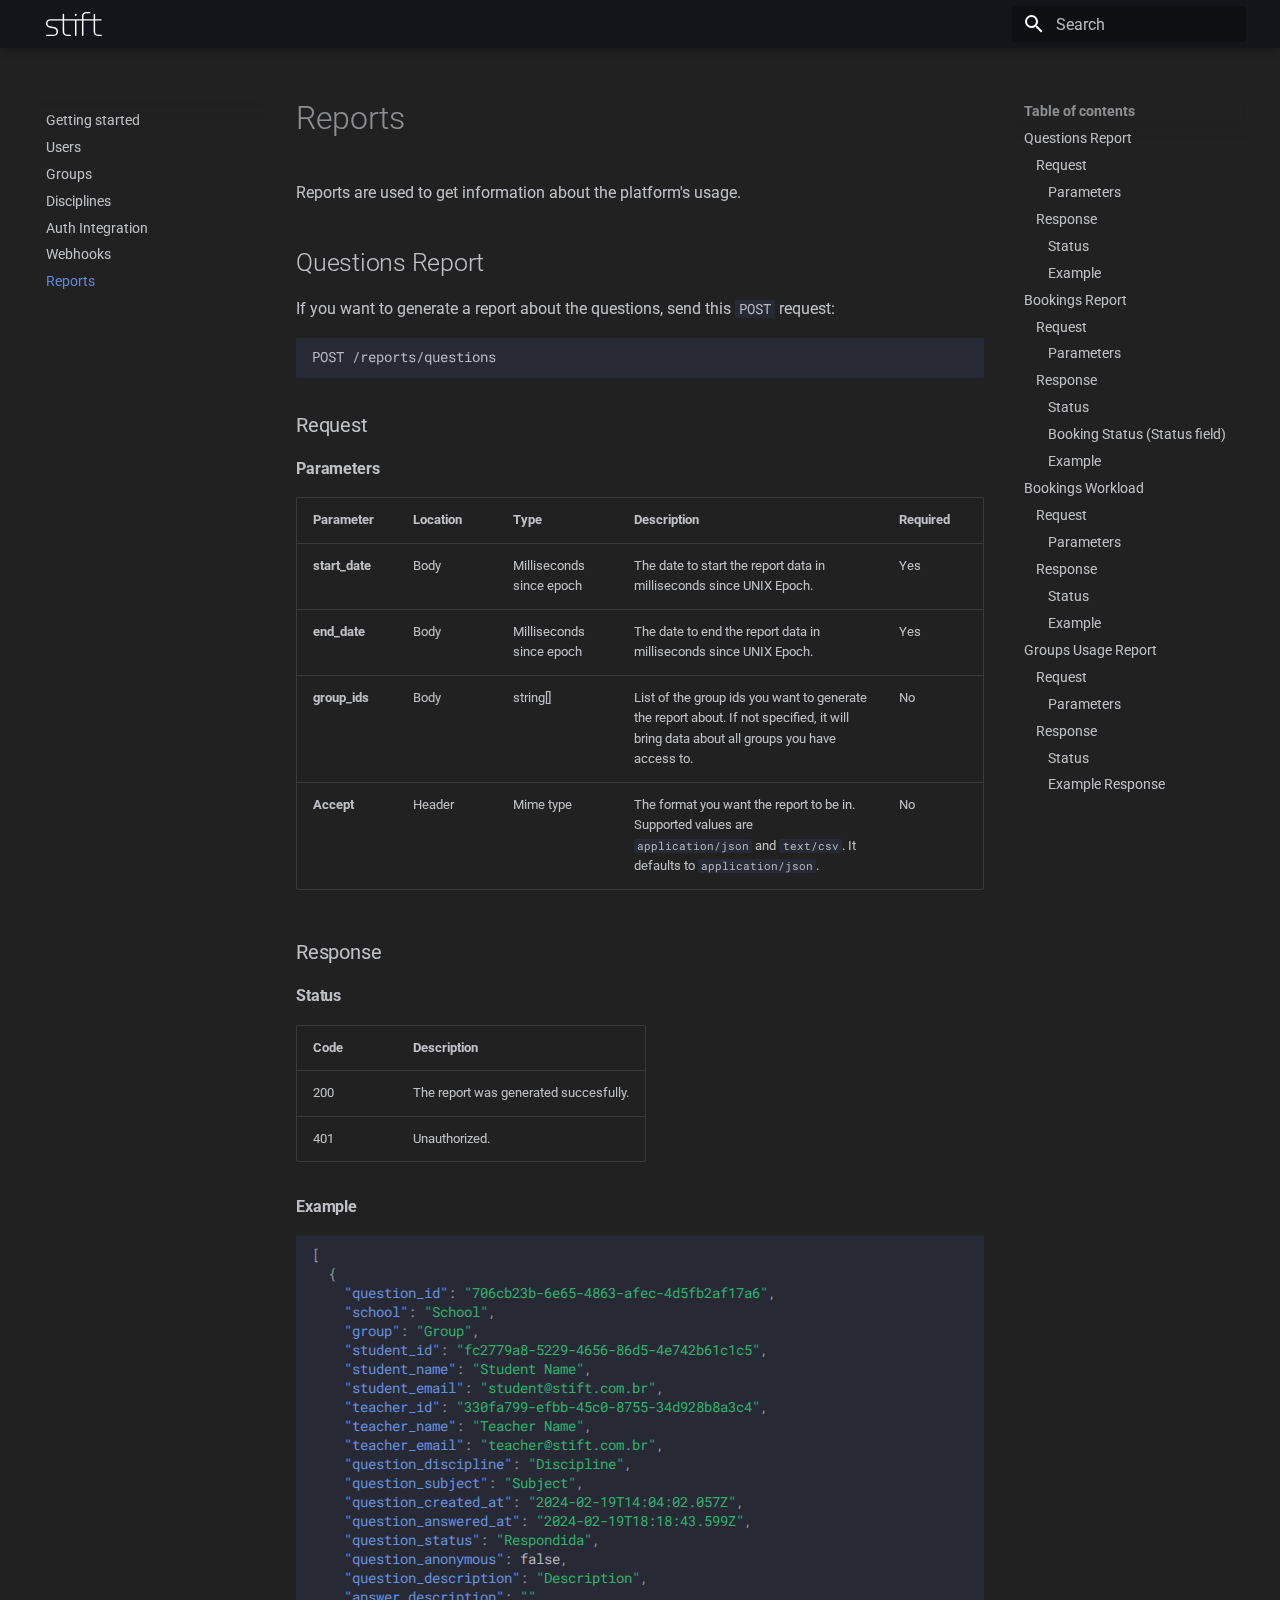
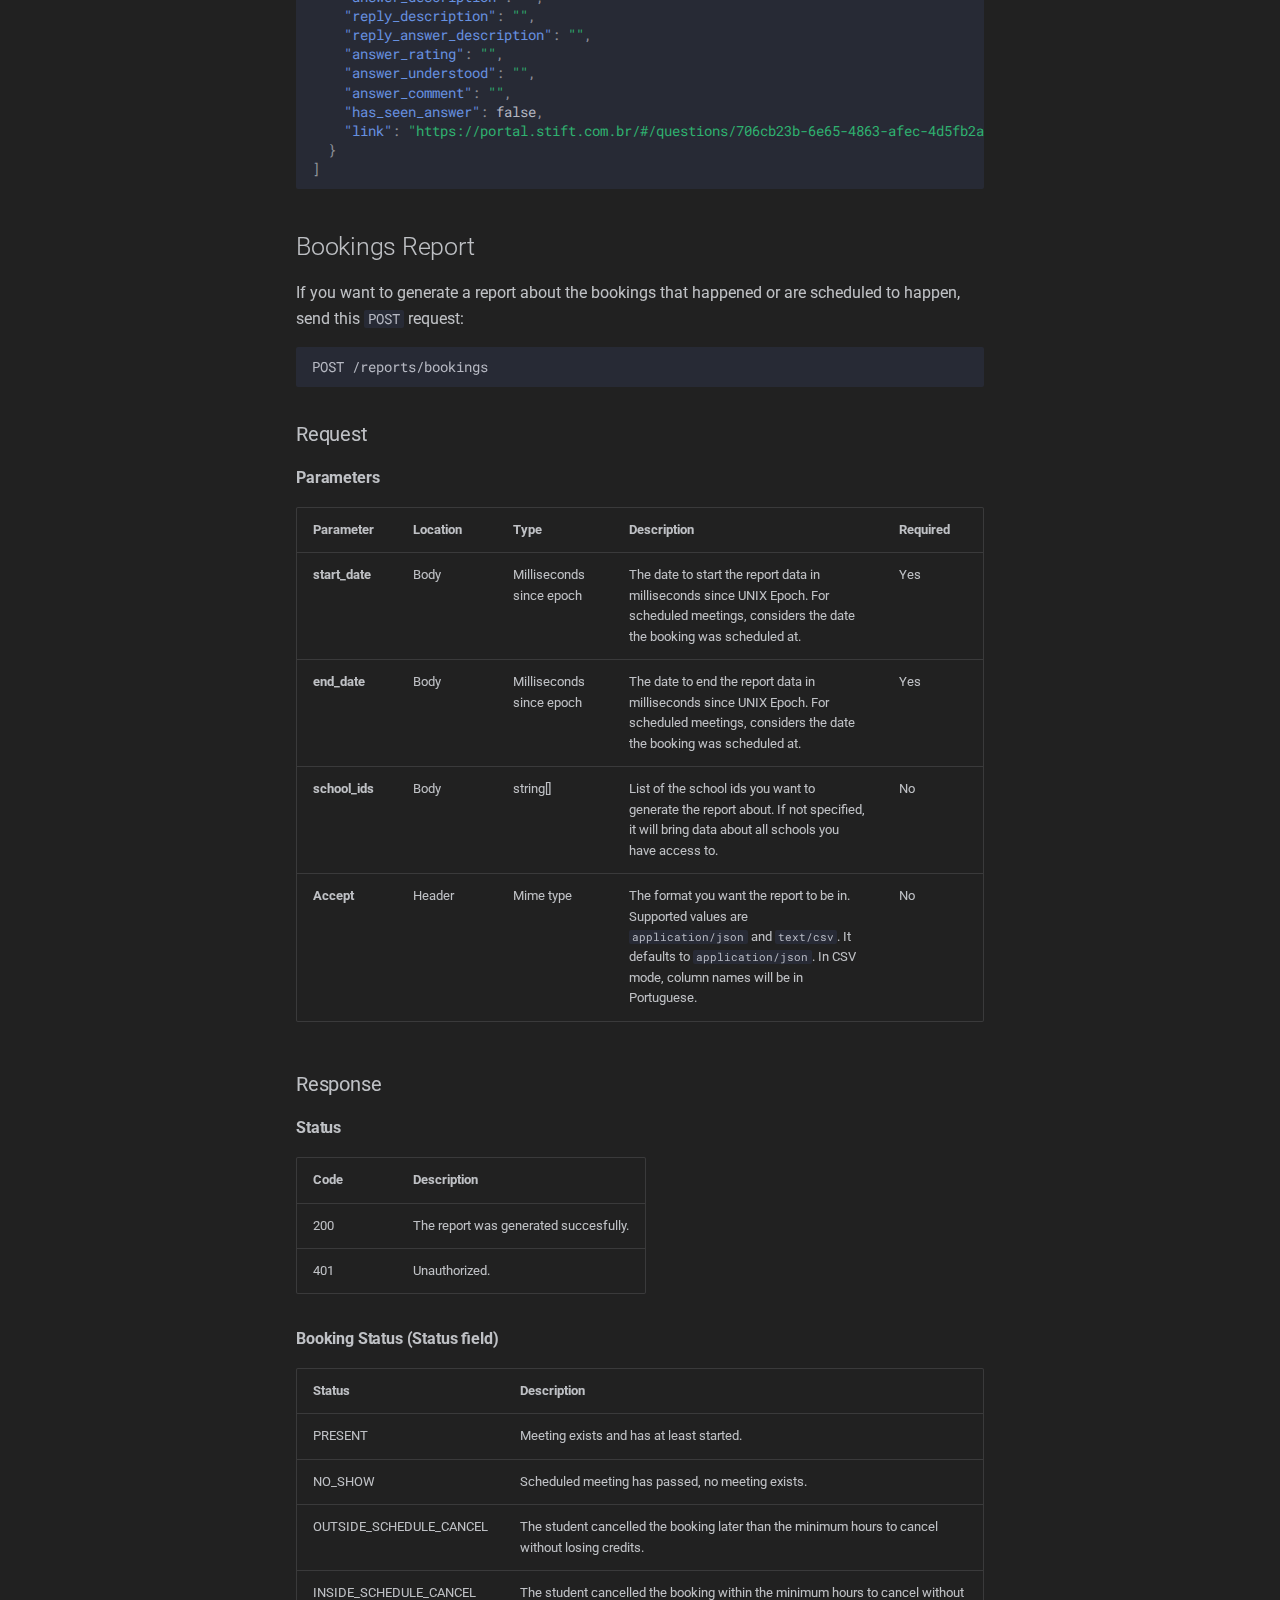
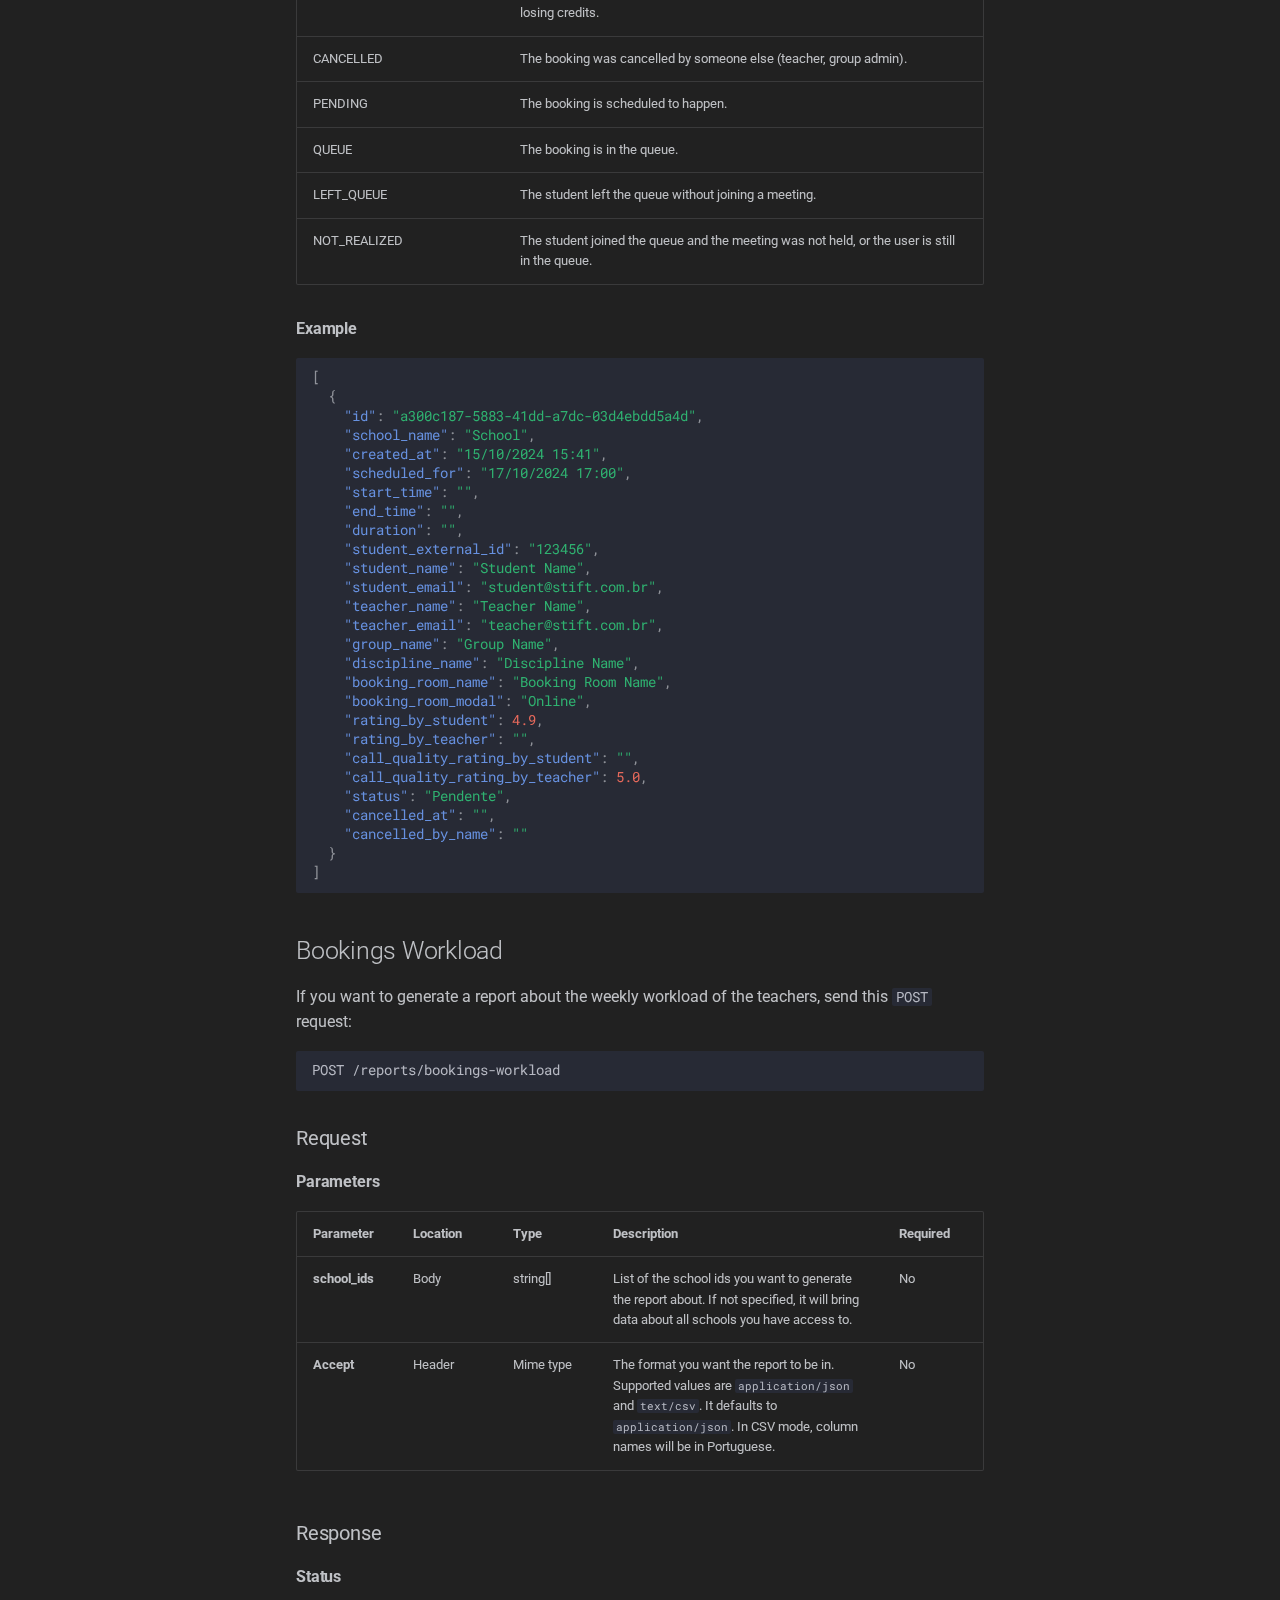
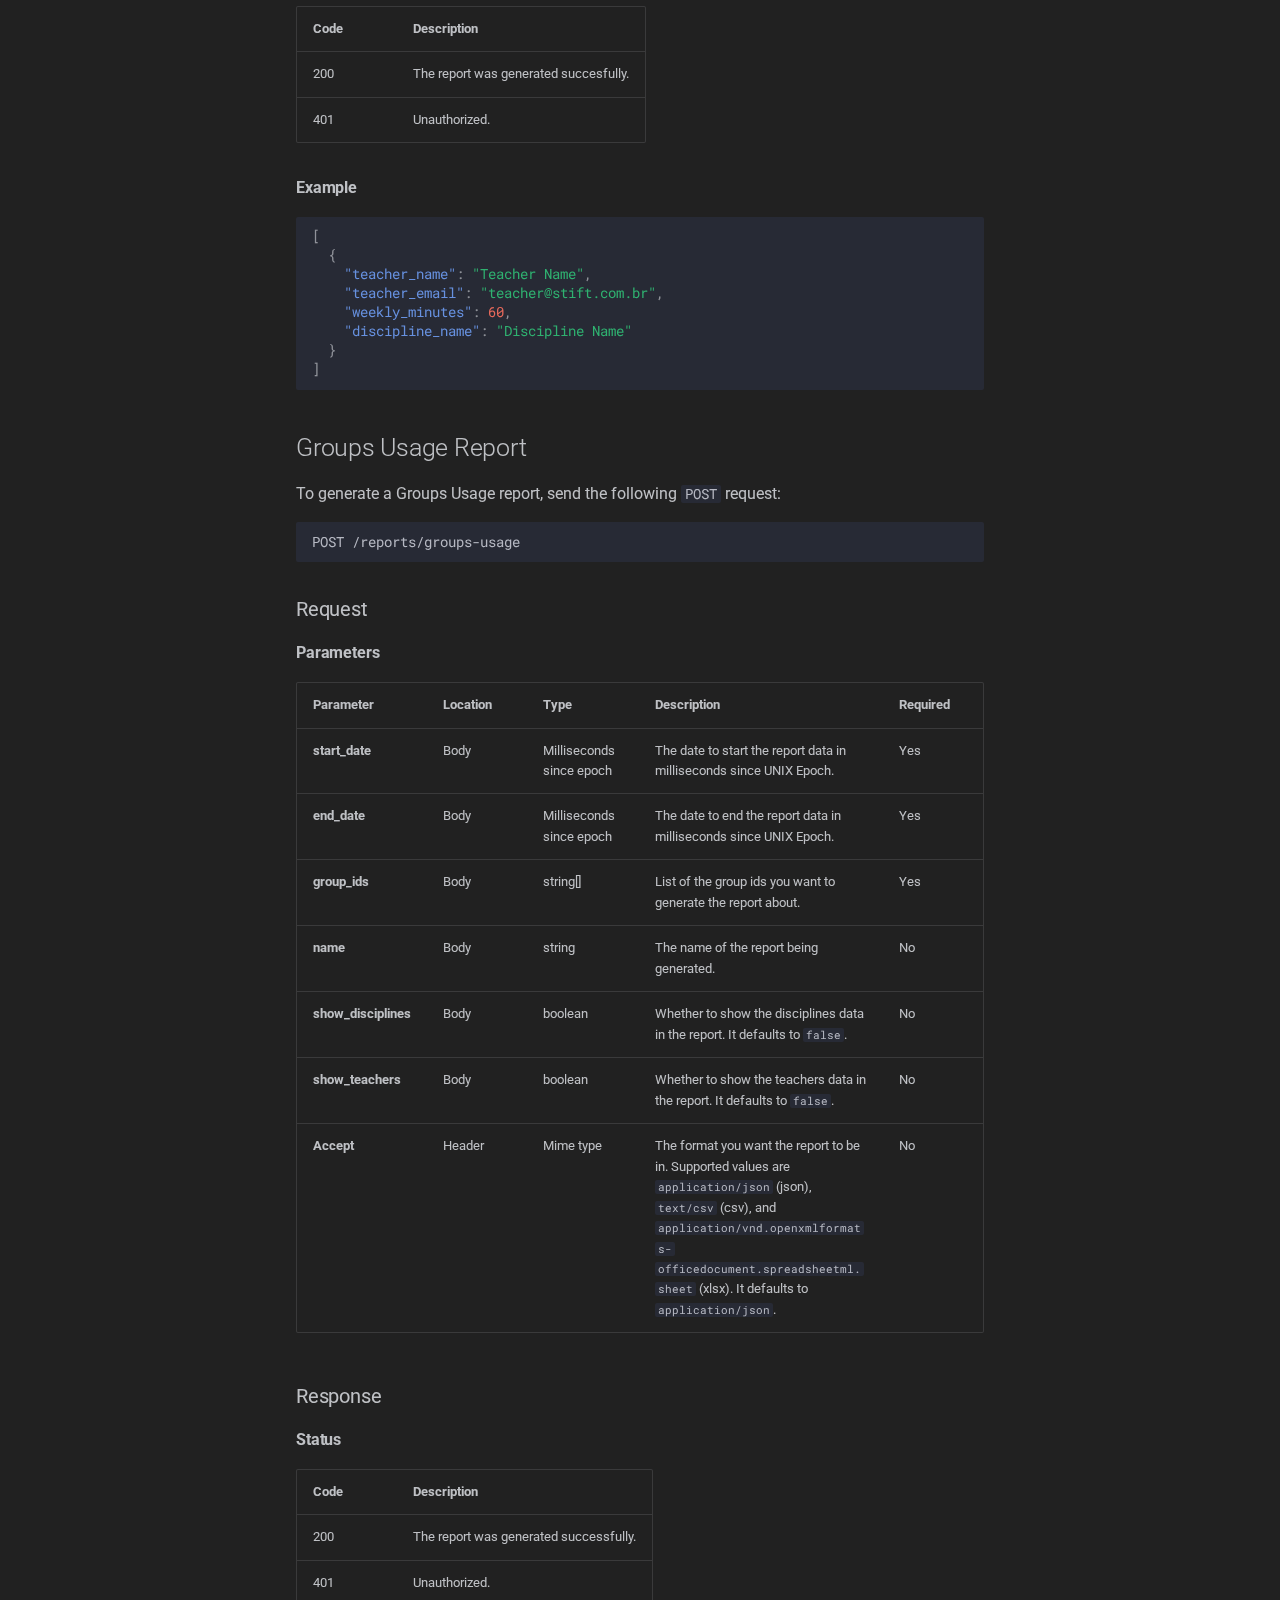
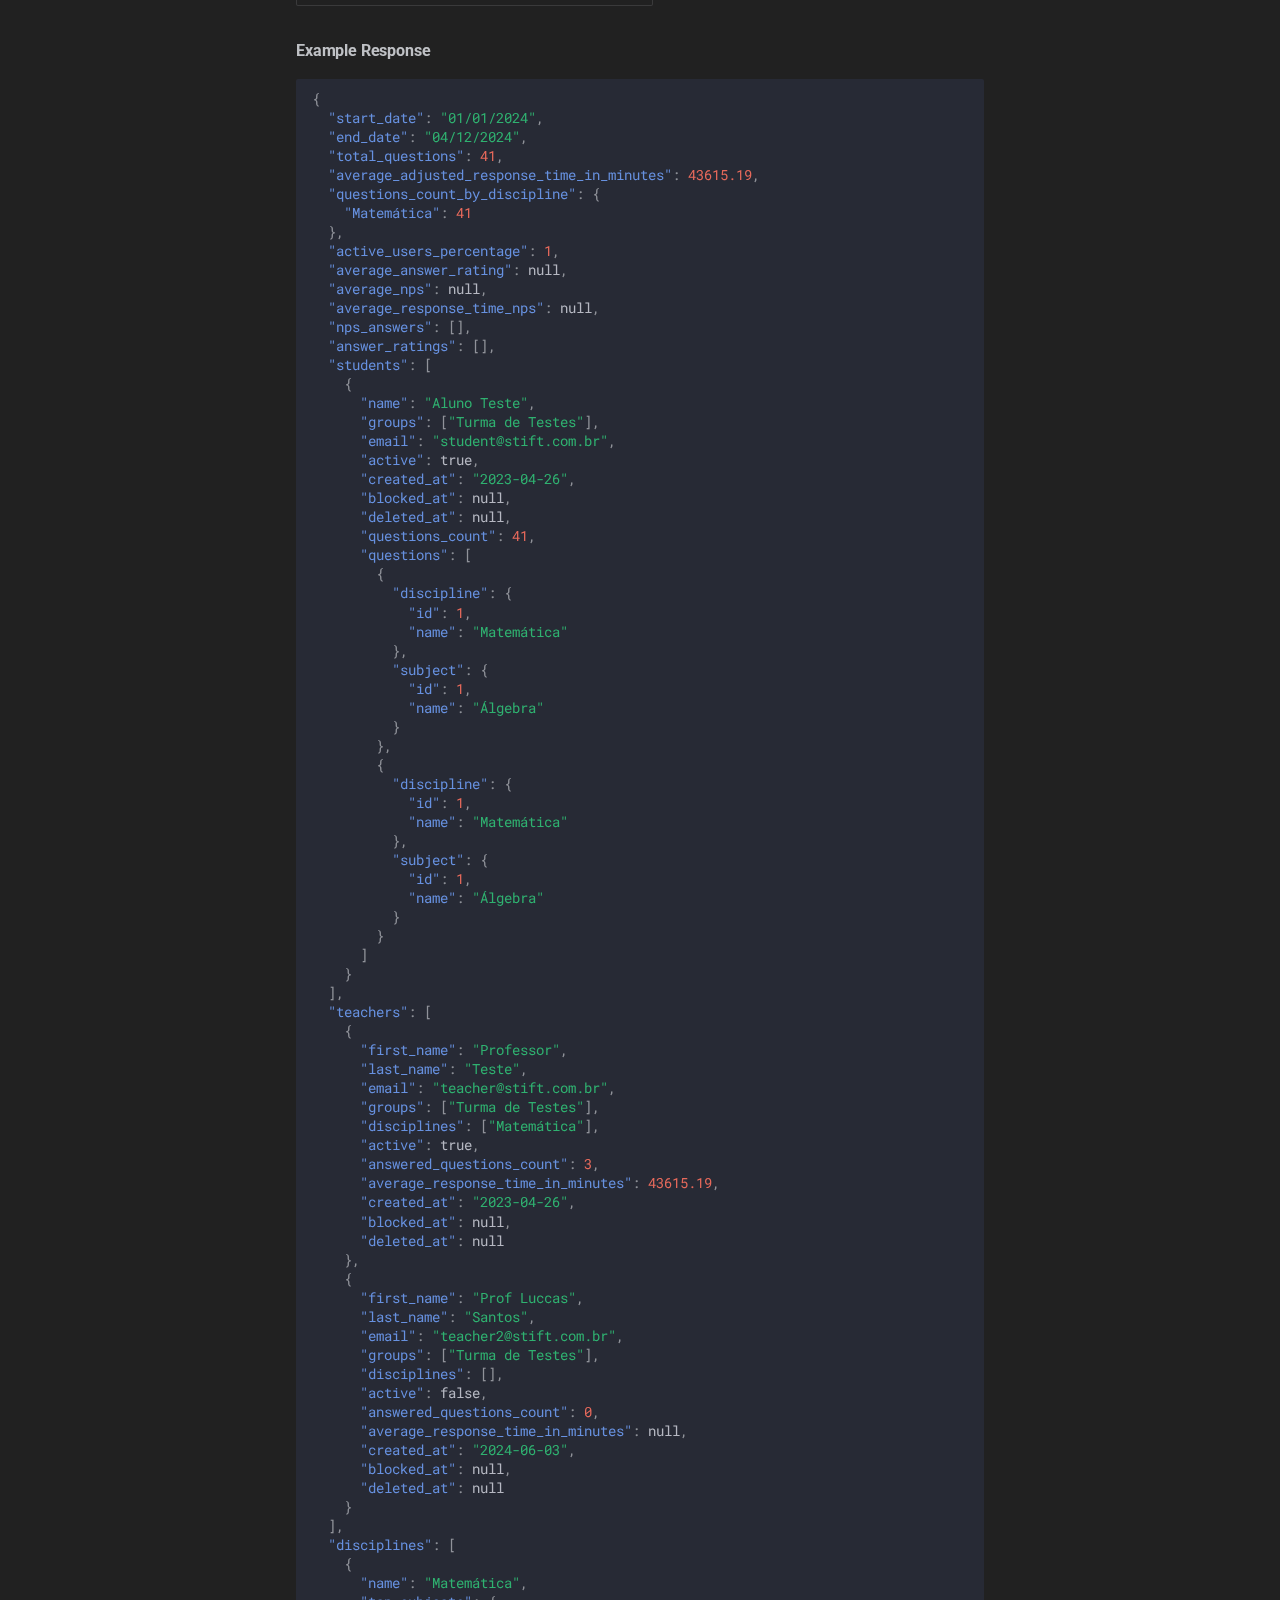
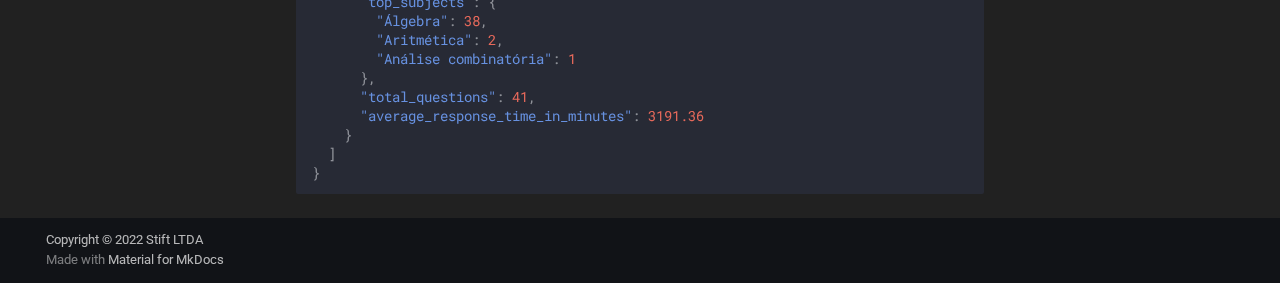
<file: reports/index.html>
<!doctype html>
<html lang="en" class="no-js">
  <head>
    
      <meta charset="utf-8">
      <meta name="viewport" content="width=device-width,initial-scale=1">
      
      
      
      
        <link rel="prev" href="../webhooks/">
      
      
      
      <link rel="icon" href="../assets/favicon.png">
      <meta name="generator" content="mkdocs-1.6.1, mkdocs-material-9.6.7">
    
    
  <title>Stift Developers</title>

    
      <link rel="stylesheet" href="../assets/stylesheets/main.8608ea7d.min.css">
      
        
        <link rel="stylesheet" href="../assets/stylesheets/palette.06af60db.min.css">
      
      


    
    
      
    
    
      
        
        
        <link rel="preconnect" href="https://fonts.gstatic.com" crossorigin>
        <link rel="stylesheet" href="https://fonts.googleapis.com/css?family=Roboto:300,300i,400,400i,700,700i%7CRoboto+Mono:400,400i,700,700i&display=fallback">
        <style>:root{--md-text-font:"Roboto";--md-code-font:"Roboto Mono"}</style>
      
    
    
      <link rel="stylesheet" href="../stylesheets/extra.css">
    
    <script>__md_scope=new URL("..",location),__md_hash=e=>[...e].reduce(((e,_)=>(e<<5)-e+_.charCodeAt(0)),0),__md_get=(e,_=localStorage,t=__md_scope)=>JSON.parse(_.getItem(t.pathname+"."+e)),__md_set=(e,_,t=localStorage,a=__md_scope)=>{try{t.setItem(a.pathname+"."+e,JSON.stringify(_))}catch(e){}}</script>
    
      

    
    
    
  </head>
  
  
    
    
    
    
    
    <body dir="ltr" data-md-color-scheme="slate" data-md-color-primary="black" data-md-color-accent="indigo">
  
    
    <input class="md-toggle" data-md-toggle="drawer" type="checkbox" id="__drawer" autocomplete="off">
    <input class="md-toggle" data-md-toggle="search" type="checkbox" id="__search" autocomplete="off">
    <label class="md-overlay" for="__drawer"></label>
    <div data-md-component="skip">
      
        
        <a href="#reports" class="md-skip">
          Skip to content
        </a>
      
    </div>
    <div data-md-component="announce">
      
    </div>
    
    
      

  

<header class="md-header md-header--shadow" data-md-component="header">
  <nav class="md-header__inner md-grid" aria-label="Header">
    <a href=".." title="" class="md-header__button md-logo" aria-label="" data-md-component="logo">
      
  <img src="../assets/logo_white.svg" alt="logo">

    </a>
    <label class="md-header__button md-icon" for="__drawer">
      
      <svg xmlns="http://www.w3.org/2000/svg" viewBox="0 0 24 24"><path d="M3 6h18v2H3zm0 5h18v2H3zm0 5h18v2H3z"/></svg>
    </label>
    <div class="md-header__title" data-md-component="header-title">
      <div class="md-header__ellipsis">
        <div class="md-header__topic">
          <span class="md-ellipsis">
            
          </span>
        </div>
        <div class="md-header__topic" data-md-component="header-topic">
          <span class="md-ellipsis">
            
              Reports
            
          </span>
        </div>
      </div>
    </div>
    
      
    
    
    
    
      <label class="md-header__button md-icon" for="__search">
        
        <svg xmlns="http://www.w3.org/2000/svg" viewBox="0 0 24 24"><path d="M9.5 3A6.5 6.5 0 0 1 16 9.5c0 1.61-.59 3.09-1.56 4.23l.27.27h.79l5 5-1.5 1.5-5-5v-.79l-.27-.27A6.52 6.52 0 0 1 9.5 16 6.5 6.5 0 0 1 3 9.5 6.5 6.5 0 0 1 9.5 3m0 2C7 5 5 7 5 9.5S7 14 9.5 14 14 12 14 9.5 12 5 9.5 5"/></svg>
      </label>
      <div class="md-search" data-md-component="search" role="dialog">
  <label class="md-search__overlay" for="__search"></label>
  <div class="md-search__inner" role="search">
    <form class="md-search__form" name="search">
      <input type="text" class="md-search__input" name="query" aria-label="Search" placeholder="Search" autocapitalize="off" autocorrect="off" autocomplete="off" spellcheck="false" data-md-component="search-query" required>
      <label class="md-search__icon md-icon" for="__search">
        
        <svg xmlns="http://www.w3.org/2000/svg" viewBox="0 0 24 24"><path d="M9.5 3A6.5 6.5 0 0 1 16 9.5c0 1.61-.59 3.09-1.56 4.23l.27.27h.79l5 5-1.5 1.5-5-5v-.79l-.27-.27A6.52 6.52 0 0 1 9.5 16 6.5 6.5 0 0 1 3 9.5 6.5 6.5 0 0 1 9.5 3m0 2C7 5 5 7 5 9.5S7 14 9.5 14 14 12 14 9.5 12 5 9.5 5"/></svg>
        
        <svg xmlns="http://www.w3.org/2000/svg" viewBox="0 0 24 24"><path d="M20 11v2H8l5.5 5.5-1.42 1.42L4.16 12l7.92-7.92L13.5 5.5 8 11z"/></svg>
      </label>
      <nav class="md-search__options" aria-label="Search">
        
        <button type="reset" class="md-search__icon md-icon" title="Clear" aria-label="Clear" tabindex="-1">
          
          <svg xmlns="http://www.w3.org/2000/svg" viewBox="0 0 24 24"><path d="M19 6.41 17.59 5 12 10.59 6.41 5 5 6.41 10.59 12 5 17.59 6.41 19 12 13.41 17.59 19 19 17.59 13.41 12z"/></svg>
        </button>
      </nav>
      
    </form>
    <div class="md-search__output">
      <div class="md-search__scrollwrap" tabindex="0" data-md-scrollfix>
        <div class="md-search-result" data-md-component="search-result">
          <div class="md-search-result__meta">
            Initializing search
          </div>
          <ol class="md-search-result__list" role="presentation"></ol>
        </div>
      </div>
    </div>
  </div>
</div>
    
    
  </nav>
  
</header>
    
    <div class="md-container" data-md-component="container">
      
      
        
          
        
      
      <main class="md-main" data-md-component="main">
        <div class="md-main__inner md-grid">
          
            
              
              <div class="md-sidebar md-sidebar--primary" data-md-component="sidebar" data-md-type="navigation" >
                <div class="md-sidebar__scrollwrap">
                  <div class="md-sidebar__inner">
                    



<nav class="md-nav md-nav--primary" aria-label="Navigation" data-md-level="0">
  <label class="md-nav__title" for="__drawer">
    <a href=".." title="" class="md-nav__button md-logo" aria-label="" data-md-component="logo">
      
  <img src="../assets/logo_white.svg" alt="logo">

    </a>
    
  </label>
  
  <ul class="md-nav__list" data-md-scrollfix>
    
      
      
  
  
  
  
    <li class="md-nav__item">
      <a href=".." class="md-nav__link">
        
  
  <span class="md-ellipsis">
    Getting started
    
  </span>
  

      </a>
    </li>
  

    
      
      
  
  
  
  
    <li class="md-nav__item">
      <a href="../users/" class="md-nav__link">
        
  
  <span class="md-ellipsis">
    Users
    
  </span>
  

      </a>
    </li>
  

    
      
      
  
  
  
  
    <li class="md-nav__item">
      <a href="../groups/" class="md-nav__link">
        
  
  <span class="md-ellipsis">
    Groups
    
  </span>
  

      </a>
    </li>
  

    
      
      
  
  
  
  
    <li class="md-nav__item">
      <a href="../disciplines/" class="md-nav__link">
        
  
  <span class="md-ellipsis">
    Disciplines
    
  </span>
  

      </a>
    </li>
  

    
      
      
  
  
  
  
    <li class="md-nav__item">
      <a href="../auth_integration/" class="md-nav__link">
        
  
  <span class="md-ellipsis">
    Auth Integration
    
  </span>
  

      </a>
    </li>
  

    
      
      
  
  
  
  
    <li class="md-nav__item">
      <a href="../webhooks/" class="md-nav__link">
        
  
  <span class="md-ellipsis">
    Webhooks
    
  </span>
  

      </a>
    </li>
  

    
      
      
  
  
    
  
  
  
    <li class="md-nav__item md-nav__item--active">
      
      <input class="md-nav__toggle md-toggle" type="checkbox" id="__toc">
      
      
        
      
      
        <label class="md-nav__link md-nav__link--active" for="__toc">
          
  
  <span class="md-ellipsis">
    Reports
    
  </span>
  

          <span class="md-nav__icon md-icon"></span>
        </label>
      
      <a href="./" class="md-nav__link md-nav__link--active">
        
  
  <span class="md-ellipsis">
    Reports
    
  </span>
  

      </a>
      
        

<nav class="md-nav md-nav--secondary" aria-label="Table of contents">
  
  
  
    
  
  
    <label class="md-nav__title" for="__toc">
      <span class="md-nav__icon md-icon"></span>
      Table of contents
    </label>
    <ul class="md-nav__list" data-md-component="toc" data-md-scrollfix>
      
        <li class="md-nav__item">
  <a href="#questions-report" class="md-nav__link">
    <span class="md-ellipsis">
      Questions Report
    </span>
  </a>
  
    <nav class="md-nav" aria-label="Questions Report">
      <ul class="md-nav__list">
        
          <li class="md-nav__item">
  <a href="#request" class="md-nav__link">
    <span class="md-ellipsis">
      Request
    </span>
  </a>
  
    <nav class="md-nav" aria-label="Request">
      <ul class="md-nav__list">
        
          <li class="md-nav__item">
  <a href="#parameters" class="md-nav__link">
    <span class="md-ellipsis">
      Parameters
    </span>
  </a>
  
</li>
        
      </ul>
    </nav>
  
</li>
        
          <li class="md-nav__item">
  <a href="#response" class="md-nav__link">
    <span class="md-ellipsis">
      Response
    </span>
  </a>
  
    <nav class="md-nav" aria-label="Response">
      <ul class="md-nav__list">
        
          <li class="md-nav__item">
  <a href="#status" class="md-nav__link">
    <span class="md-ellipsis">
      Status
    </span>
  </a>
  
</li>
        
          <li class="md-nav__item">
  <a href="#example" class="md-nav__link">
    <span class="md-ellipsis">
      Example
    </span>
  </a>
  
</li>
        
      </ul>
    </nav>
  
</li>
        
      </ul>
    </nav>
  
</li>
      
        <li class="md-nav__item">
  <a href="#bookings-report" class="md-nav__link">
    <span class="md-ellipsis">
      Bookings Report
    </span>
  </a>
  
    <nav class="md-nav" aria-label="Bookings Report">
      <ul class="md-nav__list">
        
          <li class="md-nav__item">
  <a href="#request_1" class="md-nav__link">
    <span class="md-ellipsis">
      Request
    </span>
  </a>
  
    <nav class="md-nav" aria-label="Request">
      <ul class="md-nav__list">
        
          <li class="md-nav__item">
  <a href="#parameters_1" class="md-nav__link">
    <span class="md-ellipsis">
      Parameters
    </span>
  </a>
  
</li>
        
      </ul>
    </nav>
  
</li>
        
          <li class="md-nav__item">
  <a href="#response_1" class="md-nav__link">
    <span class="md-ellipsis">
      Response
    </span>
  </a>
  
    <nav class="md-nav" aria-label="Response">
      <ul class="md-nav__list">
        
          <li class="md-nav__item">
  <a href="#status_1" class="md-nav__link">
    <span class="md-ellipsis">
      Status
    </span>
  </a>
  
</li>
        
          <li class="md-nav__item">
  <a href="#booking-status-status-field" class="md-nav__link">
    <span class="md-ellipsis">
      Booking Status (Status field)
    </span>
  </a>
  
</li>
        
          <li class="md-nav__item">
  <a href="#example_1" class="md-nav__link">
    <span class="md-ellipsis">
      Example
    </span>
  </a>
  
</li>
        
      </ul>
    </nav>
  
</li>
        
      </ul>
    </nav>
  
</li>
      
        <li class="md-nav__item">
  <a href="#bookings-workload" class="md-nav__link">
    <span class="md-ellipsis">
      Bookings Workload
    </span>
  </a>
  
    <nav class="md-nav" aria-label="Bookings Workload">
      <ul class="md-nav__list">
        
          <li class="md-nav__item">
  <a href="#request_2" class="md-nav__link">
    <span class="md-ellipsis">
      Request
    </span>
  </a>
  
    <nav class="md-nav" aria-label="Request">
      <ul class="md-nav__list">
        
          <li class="md-nav__item">
  <a href="#parameters_2" class="md-nav__link">
    <span class="md-ellipsis">
      Parameters
    </span>
  </a>
  
</li>
        
      </ul>
    </nav>
  
</li>
        
          <li class="md-nav__item">
  <a href="#response_2" class="md-nav__link">
    <span class="md-ellipsis">
      Response
    </span>
  </a>
  
    <nav class="md-nav" aria-label="Response">
      <ul class="md-nav__list">
        
          <li class="md-nav__item">
  <a href="#status_2" class="md-nav__link">
    <span class="md-ellipsis">
      Status
    </span>
  </a>
  
</li>
        
          <li class="md-nav__item">
  <a href="#example_2" class="md-nav__link">
    <span class="md-ellipsis">
      Example
    </span>
  </a>
  
</li>
        
      </ul>
    </nav>
  
</li>
        
      </ul>
    </nav>
  
</li>
      
        <li class="md-nav__item">
  <a href="#groups-usage-report" class="md-nav__link">
    <span class="md-ellipsis">
      Groups Usage Report
    </span>
  </a>
  
    <nav class="md-nav" aria-label="Groups Usage Report">
      <ul class="md-nav__list">
        
          <li class="md-nav__item">
  <a href="#request_3" class="md-nav__link">
    <span class="md-ellipsis">
      Request
    </span>
  </a>
  
    <nav class="md-nav" aria-label="Request">
      <ul class="md-nav__list">
        
          <li class="md-nav__item">
  <a href="#parameters_3" class="md-nav__link">
    <span class="md-ellipsis">
      Parameters
    </span>
  </a>
  
</li>
        
      </ul>
    </nav>
  
</li>
        
          <li class="md-nav__item">
  <a href="#response_3" class="md-nav__link">
    <span class="md-ellipsis">
      Response
    </span>
  </a>
  
    <nav class="md-nav" aria-label="Response">
      <ul class="md-nav__list">
        
          <li class="md-nav__item">
  <a href="#status_3" class="md-nav__link">
    <span class="md-ellipsis">
      Status
    </span>
  </a>
  
</li>
        
          <li class="md-nav__item">
  <a href="#example-response" class="md-nav__link">
    <span class="md-ellipsis">
      Example Response
    </span>
  </a>
  
</li>
        
      </ul>
    </nav>
  
</li>
        
      </ul>
    </nav>
  
</li>
      
    </ul>
  
</nav>
      
    </li>
  

    
  </ul>
</nav>
                  </div>
                </div>
              </div>
            
            
              
              <div class="md-sidebar md-sidebar--secondary" data-md-component="sidebar" data-md-type="toc" >
                <div class="md-sidebar__scrollwrap">
                  <div class="md-sidebar__inner">
                    

<nav class="md-nav md-nav--secondary" aria-label="Table of contents">
  
  
  
    
  
  
    <label class="md-nav__title" for="__toc">
      <span class="md-nav__icon md-icon"></span>
      Table of contents
    </label>
    <ul class="md-nav__list" data-md-component="toc" data-md-scrollfix>
      
        <li class="md-nav__item">
  <a href="#questions-report" class="md-nav__link">
    <span class="md-ellipsis">
      Questions Report
    </span>
  </a>
  
    <nav class="md-nav" aria-label="Questions Report">
      <ul class="md-nav__list">
        
          <li class="md-nav__item">
  <a href="#request" class="md-nav__link">
    <span class="md-ellipsis">
      Request
    </span>
  </a>
  
    <nav class="md-nav" aria-label="Request">
      <ul class="md-nav__list">
        
          <li class="md-nav__item">
  <a href="#parameters" class="md-nav__link">
    <span class="md-ellipsis">
      Parameters
    </span>
  </a>
  
</li>
        
      </ul>
    </nav>
  
</li>
        
          <li class="md-nav__item">
  <a href="#response" class="md-nav__link">
    <span class="md-ellipsis">
      Response
    </span>
  </a>
  
    <nav class="md-nav" aria-label="Response">
      <ul class="md-nav__list">
        
          <li class="md-nav__item">
  <a href="#status" class="md-nav__link">
    <span class="md-ellipsis">
      Status
    </span>
  </a>
  
</li>
        
          <li class="md-nav__item">
  <a href="#example" class="md-nav__link">
    <span class="md-ellipsis">
      Example
    </span>
  </a>
  
</li>
        
      </ul>
    </nav>
  
</li>
        
      </ul>
    </nav>
  
</li>
      
        <li class="md-nav__item">
  <a href="#bookings-report" class="md-nav__link">
    <span class="md-ellipsis">
      Bookings Report
    </span>
  </a>
  
    <nav class="md-nav" aria-label="Bookings Report">
      <ul class="md-nav__list">
        
          <li class="md-nav__item">
  <a href="#request_1" class="md-nav__link">
    <span class="md-ellipsis">
      Request
    </span>
  </a>
  
    <nav class="md-nav" aria-label="Request">
      <ul class="md-nav__list">
        
          <li class="md-nav__item">
  <a href="#parameters_1" class="md-nav__link">
    <span class="md-ellipsis">
      Parameters
    </span>
  </a>
  
</li>
        
      </ul>
    </nav>
  
</li>
        
          <li class="md-nav__item">
  <a href="#response_1" class="md-nav__link">
    <span class="md-ellipsis">
      Response
    </span>
  </a>
  
    <nav class="md-nav" aria-label="Response">
      <ul class="md-nav__list">
        
          <li class="md-nav__item">
  <a href="#status_1" class="md-nav__link">
    <span class="md-ellipsis">
      Status
    </span>
  </a>
  
</li>
        
          <li class="md-nav__item">
  <a href="#booking-status-status-field" class="md-nav__link">
    <span class="md-ellipsis">
      Booking Status (Status field)
    </span>
  </a>
  
</li>
        
          <li class="md-nav__item">
  <a href="#example_1" class="md-nav__link">
    <span class="md-ellipsis">
      Example
    </span>
  </a>
  
</li>
        
      </ul>
    </nav>
  
</li>
        
      </ul>
    </nav>
  
</li>
      
        <li class="md-nav__item">
  <a href="#bookings-workload" class="md-nav__link">
    <span class="md-ellipsis">
      Bookings Workload
    </span>
  </a>
  
    <nav class="md-nav" aria-label="Bookings Workload">
      <ul class="md-nav__list">
        
          <li class="md-nav__item">
  <a href="#request_2" class="md-nav__link">
    <span class="md-ellipsis">
      Request
    </span>
  </a>
  
    <nav class="md-nav" aria-label="Request">
      <ul class="md-nav__list">
        
          <li class="md-nav__item">
  <a href="#parameters_2" class="md-nav__link">
    <span class="md-ellipsis">
      Parameters
    </span>
  </a>
  
</li>
        
      </ul>
    </nav>
  
</li>
        
          <li class="md-nav__item">
  <a href="#response_2" class="md-nav__link">
    <span class="md-ellipsis">
      Response
    </span>
  </a>
  
    <nav class="md-nav" aria-label="Response">
      <ul class="md-nav__list">
        
          <li class="md-nav__item">
  <a href="#status_2" class="md-nav__link">
    <span class="md-ellipsis">
      Status
    </span>
  </a>
  
</li>
        
          <li class="md-nav__item">
  <a href="#example_2" class="md-nav__link">
    <span class="md-ellipsis">
      Example
    </span>
  </a>
  
</li>
        
      </ul>
    </nav>
  
</li>
        
      </ul>
    </nav>
  
</li>
      
        <li class="md-nav__item">
  <a href="#groups-usage-report" class="md-nav__link">
    <span class="md-ellipsis">
      Groups Usage Report
    </span>
  </a>
  
    <nav class="md-nav" aria-label="Groups Usage Report">
      <ul class="md-nav__list">
        
          <li class="md-nav__item">
  <a href="#request_3" class="md-nav__link">
    <span class="md-ellipsis">
      Request
    </span>
  </a>
  
    <nav class="md-nav" aria-label="Request">
      <ul class="md-nav__list">
        
          <li class="md-nav__item">
  <a href="#parameters_3" class="md-nav__link">
    <span class="md-ellipsis">
      Parameters
    </span>
  </a>
  
</li>
        
      </ul>
    </nav>
  
</li>
        
          <li class="md-nav__item">
  <a href="#response_3" class="md-nav__link">
    <span class="md-ellipsis">
      Response
    </span>
  </a>
  
    <nav class="md-nav" aria-label="Response">
      <ul class="md-nav__list">
        
          <li class="md-nav__item">
  <a href="#status_3" class="md-nav__link">
    <span class="md-ellipsis">
      Status
    </span>
  </a>
  
</li>
        
          <li class="md-nav__item">
  <a href="#example-response" class="md-nav__link">
    <span class="md-ellipsis">
      Example Response
    </span>
  </a>
  
</li>
        
      </ul>
    </nav>
  
</li>
        
      </ul>
    </nav>
  
</li>
      
    </ul>
  
</nav>
                  </div>
                </div>
              </div>
            
          
          
            <div class="md-content" data-md-component="content">
              <article class="md-content__inner md-typeset">
                
                  



<h1 id="reports">Reports</h1>
<p>Reports are used to get information about the platform's usage.</p>
<h2 id="questions-report">Questions Report</h2>
<p>If you want to generate a report about the questions, send this <code>POST</code> request:</p>
<div class="highlight"><pre><span></span><code><a id="__codelineno-0-1" name="__codelineno-0-1" href="#__codelineno-0-1"></a><span class="err">POST /reports/questions</span>
</code></pre></div>
<h3 id="request">Request</h3>
<h4 id="parameters">Parameters</h4>
<table>
<thead>
<tr>
<th>Parameter</th>
<th>Location</th>
<th>Type</th>
<th>Description</th>
<th>Required</th>
</tr>
</thead>
<tbody>
<tr>
<td><strong>start_date</strong></td>
<td>Body</td>
<td>Milliseconds since epoch</td>
<td>The date to start the report data in milliseconds since UNIX Epoch.</td>
<td>Yes</td>
</tr>
<tr>
<td><strong>end_date</strong></td>
<td>Body</td>
<td>Milliseconds since epoch</td>
<td>The date to end the report data in milliseconds since UNIX Epoch.</td>
<td>Yes</td>
</tr>
<tr>
<td><strong>group_ids</strong></td>
<td>Body</td>
<td>string[]</td>
<td>List of the group ids you want to generate the report about. If not specified, it will bring data about all groups you have access to.</td>
<td>No</td>
</tr>
<tr>
<td><strong>Accept</strong></td>
<td>Header</td>
<td>Mime type</td>
<td>The format you want the report to be in. Supported values are <code>application/json</code> and <code>text/csv</code>. It defaults to <code>application/json</code>.</td>
<td>No</td>
</tr>
</tbody>
</table>
<h3 id="response">Response</h3>
<h4 id="status">Status</h4>
<table>
<thead>
<tr>
<th>Code</th>
<th>Description</th>
</tr>
</thead>
<tbody>
<tr>
<td>200</td>
<td>The report was generated succesfully.</td>
</tr>
<tr>
<td>401</td>
<td>Unauthorized.</td>
</tr>
</tbody>
</table>
<h4 id="example">Example</h4>
<div class="highlight"><pre><span></span><code><a id="__codelineno-1-1" name="__codelineno-1-1" href="#__codelineno-1-1"></a><span class="p">[</span>
<a id="__codelineno-1-2" name="__codelineno-1-2" href="#__codelineno-1-2"></a><span class="w">  </span><span class="p">{</span>
<a id="__codelineno-1-3" name="__codelineno-1-3" href="#__codelineno-1-3"></a><span class="w">    </span><span class="nt">&quot;question_id&quot;</span><span class="p">:</span><span class="w"> </span><span class="s2">&quot;706cb23b-6e65-4863-afec-4d5fb2af17a6&quot;</span><span class="p">,</span>
<a id="__codelineno-1-4" name="__codelineno-1-4" href="#__codelineno-1-4"></a><span class="w">    </span><span class="nt">&quot;school&quot;</span><span class="p">:</span><span class="w"> </span><span class="s2">&quot;School&quot;</span><span class="p">,</span>
<a id="__codelineno-1-5" name="__codelineno-1-5" href="#__codelineno-1-5"></a><span class="w">    </span><span class="nt">&quot;group&quot;</span><span class="p">:</span><span class="w"> </span><span class="s2">&quot;Group&quot;</span><span class="p">,</span>
<a id="__codelineno-1-6" name="__codelineno-1-6" href="#__codelineno-1-6"></a><span class="w">    </span><span class="nt">&quot;student_id&quot;</span><span class="p">:</span><span class="w"> </span><span class="s2">&quot;fc2779a8-5229-4656-86d5-4e742b61c1c5&quot;</span><span class="p">,</span>
<a id="__codelineno-1-7" name="__codelineno-1-7" href="#__codelineno-1-7"></a><span class="w">    </span><span class="nt">&quot;student_name&quot;</span><span class="p">:</span><span class="w"> </span><span class="s2">&quot;Student Name&quot;</span><span class="p">,</span>
<a id="__codelineno-1-8" name="__codelineno-1-8" href="#__codelineno-1-8"></a><span class="w">    </span><span class="nt">&quot;student_email&quot;</span><span class="p">:</span><span class="w"> </span><span class="s2">&quot;student@stift.com.br&quot;</span><span class="p">,</span>
<a id="__codelineno-1-9" name="__codelineno-1-9" href="#__codelineno-1-9"></a><span class="w">    </span><span class="nt">&quot;teacher_id&quot;</span><span class="p">:</span><span class="w"> </span><span class="s2">&quot;330fa799-efbb-45c0-8755-34d928b8a3c4&quot;</span><span class="p">,</span>
<a id="__codelineno-1-10" name="__codelineno-1-10" href="#__codelineno-1-10"></a><span class="w">    </span><span class="nt">&quot;teacher_name&quot;</span><span class="p">:</span><span class="w"> </span><span class="s2">&quot;Teacher Name&quot;</span><span class="p">,</span>
<a id="__codelineno-1-11" name="__codelineno-1-11" href="#__codelineno-1-11"></a><span class="w">    </span><span class="nt">&quot;teacher_email&quot;</span><span class="p">:</span><span class="w"> </span><span class="s2">&quot;teacher@stift.com.br&quot;</span><span class="p">,</span>
<a id="__codelineno-1-12" name="__codelineno-1-12" href="#__codelineno-1-12"></a><span class="w">    </span><span class="nt">&quot;question_discipline&quot;</span><span class="p">:</span><span class="w"> </span><span class="s2">&quot;Discipline&quot;</span><span class="p">,</span>
<a id="__codelineno-1-13" name="__codelineno-1-13" href="#__codelineno-1-13"></a><span class="w">    </span><span class="nt">&quot;question_subject&quot;</span><span class="p">:</span><span class="w"> </span><span class="s2">&quot;Subject&quot;</span><span class="p">,</span>
<a id="__codelineno-1-14" name="__codelineno-1-14" href="#__codelineno-1-14"></a><span class="w">    </span><span class="nt">&quot;question_created_at&quot;</span><span class="p">:</span><span class="w"> </span><span class="s2">&quot;2024-02-19T14:04:02.057Z&quot;</span><span class="p">,</span>
<a id="__codelineno-1-15" name="__codelineno-1-15" href="#__codelineno-1-15"></a><span class="w">    </span><span class="nt">&quot;question_answered_at&quot;</span><span class="p">:</span><span class="w"> </span><span class="s2">&quot;2024-02-19T18:18:43.599Z&quot;</span><span class="p">,</span>
<a id="__codelineno-1-16" name="__codelineno-1-16" href="#__codelineno-1-16"></a><span class="w">    </span><span class="nt">&quot;question_status&quot;</span><span class="p">:</span><span class="w"> </span><span class="s2">&quot;Respondida&quot;</span><span class="p">,</span>
<a id="__codelineno-1-17" name="__codelineno-1-17" href="#__codelineno-1-17"></a><span class="w">    </span><span class="nt">&quot;question_anonymous&quot;</span><span class="p">:</span><span class="w"> </span><span class="kc">false</span><span class="p">,</span>
<a id="__codelineno-1-18" name="__codelineno-1-18" href="#__codelineno-1-18"></a><span class="w">    </span><span class="nt">&quot;question_description&quot;</span><span class="p">:</span><span class="w"> </span><span class="s2">&quot;Description&quot;</span><span class="p">,</span>
<a id="__codelineno-1-19" name="__codelineno-1-19" href="#__codelineno-1-19"></a><span class="w">    </span><span class="nt">&quot;answer_description&quot;</span><span class="p">:</span><span class="w"> </span><span class="s2">&quot;&quot;</span><span class="p">,</span>
<a id="__codelineno-1-20" name="__codelineno-1-20" href="#__codelineno-1-20"></a><span class="w">    </span><span class="nt">&quot;reply_description&quot;</span><span class="p">:</span><span class="w"> </span><span class="s2">&quot;&quot;</span><span class="p">,</span>
<a id="__codelineno-1-21" name="__codelineno-1-21" href="#__codelineno-1-21"></a><span class="w">    </span><span class="nt">&quot;reply_answer_description&quot;</span><span class="p">:</span><span class="w"> </span><span class="s2">&quot;&quot;</span><span class="p">,</span>
<a id="__codelineno-1-22" name="__codelineno-1-22" href="#__codelineno-1-22"></a><span class="w">    </span><span class="nt">&quot;answer_rating&quot;</span><span class="p">:</span><span class="w"> </span><span class="s2">&quot;&quot;</span><span class="p">,</span>
<a id="__codelineno-1-23" name="__codelineno-1-23" href="#__codelineno-1-23"></a><span class="w">    </span><span class="nt">&quot;answer_understood&quot;</span><span class="p">:</span><span class="w"> </span><span class="s2">&quot;&quot;</span><span class="p">,</span>
<a id="__codelineno-1-24" name="__codelineno-1-24" href="#__codelineno-1-24"></a><span class="w">    </span><span class="nt">&quot;answer_comment&quot;</span><span class="p">:</span><span class="w"> </span><span class="s2">&quot;&quot;</span><span class="p">,</span>
<a id="__codelineno-1-25" name="__codelineno-1-25" href="#__codelineno-1-25"></a><span class="w">    </span><span class="nt">&quot;has_seen_answer&quot;</span><span class="p">:</span><span class="w"> </span><span class="kc">false</span><span class="p">,</span>
<a id="__codelineno-1-26" name="__codelineno-1-26" href="#__codelineno-1-26"></a><span class="w">    </span><span class="nt">&quot;link&quot;</span><span class="p">:</span><span class="w"> </span><span class="s2">&quot;https://portal.stift.com.br/#/questions/706cb23b-6e65-4863-afec-4d5fb2af17a6/&quot;</span>
<a id="__codelineno-1-27" name="__codelineno-1-27" href="#__codelineno-1-27"></a><span class="w">  </span><span class="p">}</span>
<a id="__codelineno-1-28" name="__codelineno-1-28" href="#__codelineno-1-28"></a><span class="p">]</span>
</code></pre></div>
<h2 id="bookings-report">Bookings Report</h2>
<p>If you want to generate a report about the bookings that happened or are scheduled to happen, send this <code>POST</code> request:</p>
<div class="highlight"><pre><span></span><code><a id="__codelineno-2-1" name="__codelineno-2-1" href="#__codelineno-2-1"></a><span class="err">POST /reports/bookings</span>
</code></pre></div>
<h3 id="request_1">Request</h3>
<h4 id="parameters_1">Parameters</h4>
<table>
<thead>
<tr>
<th>Parameter</th>
<th>Location</th>
<th>Type</th>
<th>Description</th>
<th>Required</th>
</tr>
</thead>
<tbody>
<tr>
<td><strong>start_date</strong></td>
<td>Body</td>
<td>Milliseconds since epoch</td>
<td>The date to start the report data in milliseconds since UNIX Epoch. For scheduled meetings, considers the date the booking was scheduled at.</td>
<td>Yes</td>
</tr>
<tr>
<td><strong>end_date</strong></td>
<td>Body</td>
<td>Milliseconds since epoch</td>
<td>The date to end the report data in milliseconds since UNIX Epoch. For scheduled meetings, considers the date the booking was scheduled at.</td>
<td>Yes</td>
</tr>
<tr>
<td><strong>school_ids</strong></td>
<td>Body</td>
<td>string[]</td>
<td>List of the school ids you want to generate the report about. If not specified, it will bring data about all schools you have access to.</td>
<td>No</td>
</tr>
<tr>
<td><strong>Accept</strong></td>
<td>Header</td>
<td>Mime type</td>
<td>The format you want the report to be in. Supported values are <code>application/json</code> and <code>text/csv</code>. It defaults to <code>application/json</code>. In CSV mode, column names will be in Portuguese.</td>
<td>No</td>
</tr>
</tbody>
</table>
<h3 id="response_1">Response</h3>
<h4 id="status_1">Status</h4>
<table>
<thead>
<tr>
<th>Code</th>
<th>Description</th>
</tr>
</thead>
<tbody>
<tr>
<td>200</td>
<td>The report was generated succesfully.</td>
</tr>
<tr>
<td>401</td>
<td>Unauthorized.</td>
</tr>
</tbody>
</table>
<h4 id="booking-status-status-field">Booking Status (Status field)</h4>
<table>
<thead>
<tr>
<th>Status</th>
<th>Description</th>
</tr>
</thead>
<tbody>
<tr>
<td>PRESENT</td>
<td>Meeting exists and has at least started.</td>
</tr>
<tr>
<td>NO_SHOW</td>
<td>Scheduled meeting has passed, no meeting exists.</td>
</tr>
<tr>
<td>OUTSIDE_SCHEDULE_CANCEL</td>
<td>The student cancelled the booking later than the minimum hours to cancel without losing credits.</td>
</tr>
<tr>
<td>INSIDE_SCHEDULE_CANCEL</td>
<td>The student cancelled the booking within the minimum hours to cancel without losing credits.</td>
</tr>
<tr>
<td>CANCELLED</td>
<td>The booking was cancelled by someone else (teacher, group admin).</td>
</tr>
<tr>
<td>PENDING</td>
<td>The booking is scheduled to happen.</td>
</tr>
<tr>
<td>QUEUE</td>
<td>The booking is in the queue.</td>
</tr>
<tr>
<td>LEFT_QUEUE</td>
<td>The student left the queue without joining a meeting.</td>
</tr>
<tr>
<td>NOT_REALIZED</td>
<td>The student joined the queue and the meeting was not held, or the user is still in the queue.</td>
</tr>
</tbody>
</table>
<h4 id="example_1">Example</h4>
<div class="highlight"><pre><span></span><code><a id="__codelineno-3-1" name="__codelineno-3-1" href="#__codelineno-3-1"></a><span class="p">[</span>
<a id="__codelineno-3-2" name="__codelineno-3-2" href="#__codelineno-3-2"></a><span class="w">  </span><span class="p">{</span>
<a id="__codelineno-3-3" name="__codelineno-3-3" href="#__codelineno-3-3"></a><span class="w">    </span><span class="nt">&quot;id&quot;</span><span class="p">:</span><span class="w"> </span><span class="s2">&quot;a300c187-5883-41dd-a7dc-03d4ebdd5a4d&quot;</span><span class="p">,</span>
<a id="__codelineno-3-4" name="__codelineno-3-4" href="#__codelineno-3-4"></a><span class="w">    </span><span class="nt">&quot;school_name&quot;</span><span class="p">:</span><span class="w"> </span><span class="s2">&quot;School&quot;</span><span class="p">,</span>
<a id="__codelineno-3-5" name="__codelineno-3-5" href="#__codelineno-3-5"></a><span class="w">    </span><span class="nt">&quot;created_at&quot;</span><span class="p">:</span><span class="w"> </span><span class="s2">&quot;15/10/2024 15:41&quot;</span><span class="p">,</span>
<a id="__codelineno-3-6" name="__codelineno-3-6" href="#__codelineno-3-6"></a><span class="w">    </span><span class="nt">&quot;scheduled_for&quot;</span><span class="p">:</span><span class="w"> </span><span class="s2">&quot;17/10/2024 17:00&quot;</span><span class="p">,</span>
<a id="__codelineno-3-7" name="__codelineno-3-7" href="#__codelineno-3-7"></a><span class="w">    </span><span class="nt">&quot;start_time&quot;</span><span class="p">:</span><span class="w"> </span><span class="s2">&quot;&quot;</span><span class="p">,</span>
<a id="__codelineno-3-8" name="__codelineno-3-8" href="#__codelineno-3-8"></a><span class="w">    </span><span class="nt">&quot;end_time&quot;</span><span class="p">:</span><span class="w"> </span><span class="s2">&quot;&quot;</span><span class="p">,</span>
<a id="__codelineno-3-9" name="__codelineno-3-9" href="#__codelineno-3-9"></a><span class="w">    </span><span class="nt">&quot;duration&quot;</span><span class="p">:</span><span class="w"> </span><span class="s2">&quot;&quot;</span><span class="p">,</span>
<a id="__codelineno-3-10" name="__codelineno-3-10" href="#__codelineno-3-10"></a><span class="w">    </span><span class="nt">&quot;student_external_id&quot;</span><span class="p">:</span><span class="w"> </span><span class="s2">&quot;123456&quot;</span><span class="p">,</span>
<a id="__codelineno-3-11" name="__codelineno-3-11" href="#__codelineno-3-11"></a><span class="w">    </span><span class="nt">&quot;student_name&quot;</span><span class="p">:</span><span class="w"> </span><span class="s2">&quot;Student Name&quot;</span><span class="p">,</span>
<a id="__codelineno-3-12" name="__codelineno-3-12" href="#__codelineno-3-12"></a><span class="w">    </span><span class="nt">&quot;student_email&quot;</span><span class="p">:</span><span class="w"> </span><span class="s2">&quot;student@stift.com.br&quot;</span><span class="p">,</span>
<a id="__codelineno-3-13" name="__codelineno-3-13" href="#__codelineno-3-13"></a><span class="w">    </span><span class="nt">&quot;teacher_name&quot;</span><span class="p">:</span><span class="w"> </span><span class="s2">&quot;Teacher Name&quot;</span><span class="p">,</span>
<a id="__codelineno-3-14" name="__codelineno-3-14" href="#__codelineno-3-14"></a><span class="w">    </span><span class="nt">&quot;teacher_email&quot;</span><span class="p">:</span><span class="w"> </span><span class="s2">&quot;teacher@stift.com.br&quot;</span><span class="p">,</span>
<a id="__codelineno-3-15" name="__codelineno-3-15" href="#__codelineno-3-15"></a><span class="w">    </span><span class="nt">&quot;group_name&quot;</span><span class="p">:</span><span class="w"> </span><span class="s2">&quot;Group Name&quot;</span><span class="p">,</span>
<a id="__codelineno-3-16" name="__codelineno-3-16" href="#__codelineno-3-16"></a><span class="w">    </span><span class="nt">&quot;discipline_name&quot;</span><span class="p">:</span><span class="w"> </span><span class="s2">&quot;Discipline Name&quot;</span><span class="p">,</span>
<a id="__codelineno-3-17" name="__codelineno-3-17" href="#__codelineno-3-17"></a><span class="w">    </span><span class="nt">&quot;booking_room_name&quot;</span><span class="p">:</span><span class="w"> </span><span class="s2">&quot;Booking Room Name&quot;</span><span class="p">,</span>
<a id="__codelineno-3-18" name="__codelineno-3-18" href="#__codelineno-3-18"></a><span class="w">    </span><span class="nt">&quot;booking_room_modal&quot;</span><span class="p">:</span><span class="w"> </span><span class="s2">&quot;Online&quot;</span><span class="p">,</span>
<a id="__codelineno-3-19" name="__codelineno-3-19" href="#__codelineno-3-19"></a><span class="w">    </span><span class="nt">&quot;rating_by_student&quot;</span><span class="p">:</span><span class="w"> </span><span class="mf">4.9</span><span class="p">,</span>
<a id="__codelineno-3-20" name="__codelineno-3-20" href="#__codelineno-3-20"></a><span class="w">    </span><span class="nt">&quot;rating_by_teacher&quot;</span><span class="p">:</span><span class="w"> </span><span class="s2">&quot;&quot;</span><span class="p">,</span>
<a id="__codelineno-3-21" name="__codelineno-3-21" href="#__codelineno-3-21"></a><span class="w">    </span><span class="nt">&quot;call_quality_rating_by_student&quot;</span><span class="p">:</span><span class="w"> </span><span class="s2">&quot;&quot;</span><span class="p">,</span>
<a id="__codelineno-3-22" name="__codelineno-3-22" href="#__codelineno-3-22"></a><span class="w">    </span><span class="nt">&quot;call_quality_rating_by_teacher&quot;</span><span class="p">:</span><span class="w"> </span><span class="mf">5.0</span><span class="p">,</span>
<a id="__codelineno-3-23" name="__codelineno-3-23" href="#__codelineno-3-23"></a><span class="w">    </span><span class="nt">&quot;status&quot;</span><span class="p">:</span><span class="w"> </span><span class="s2">&quot;Pendente&quot;</span><span class="p">,</span>
<a id="__codelineno-3-24" name="__codelineno-3-24" href="#__codelineno-3-24"></a><span class="w">    </span><span class="nt">&quot;cancelled_at&quot;</span><span class="p">:</span><span class="w"> </span><span class="s2">&quot;&quot;</span><span class="p">,</span>
<a id="__codelineno-3-25" name="__codelineno-3-25" href="#__codelineno-3-25"></a><span class="w">    </span><span class="nt">&quot;cancelled_by_name&quot;</span><span class="p">:</span><span class="w"> </span><span class="s2">&quot;&quot;</span>
<a id="__codelineno-3-26" name="__codelineno-3-26" href="#__codelineno-3-26"></a><span class="w">  </span><span class="p">}</span>
<a id="__codelineno-3-27" name="__codelineno-3-27" href="#__codelineno-3-27"></a><span class="p">]</span>
</code></pre></div>
<h2 id="bookings-workload">Bookings Workload</h2>
<p>If you want to generate a report about the weekly workload of the teachers, send this <code>POST</code> request:</p>
<div class="highlight"><pre><span></span><code><a id="__codelineno-4-1" name="__codelineno-4-1" href="#__codelineno-4-1"></a><span class="err">POST /reports/bookings-workload</span>
</code></pre></div>
<h3 id="request_2">Request</h3>
<h4 id="parameters_2">Parameters</h4>
<table>
<thead>
<tr>
<th>Parameter</th>
<th>Location</th>
<th>Type</th>
<th>Description</th>
<th>Required</th>
</tr>
</thead>
<tbody>
<tr>
<td><strong>school_ids</strong></td>
<td>Body</td>
<td>string[]</td>
<td>List of the school ids you want to generate the report about. If not specified, it will bring data about all schools you have access to.</td>
<td>No</td>
</tr>
<tr>
<td><strong>Accept</strong></td>
<td>Header</td>
<td>Mime type</td>
<td>The format you want the report to be in. Supported values are <code>application/json</code> and <code>text/csv</code>. It defaults to <code>application/json</code>. In CSV mode, column names will be in Portuguese.</td>
<td>No</td>
</tr>
</tbody>
</table>
<h3 id="response_2">Response</h3>
<h4 id="status_2">Status</h4>
<table>
<thead>
<tr>
<th>Code</th>
<th>Description</th>
</tr>
</thead>
<tbody>
<tr>
<td>200</td>
<td>The report was generated succesfully.</td>
</tr>
<tr>
<td>401</td>
<td>Unauthorized.</td>
</tr>
</tbody>
</table>
<h4 id="example_2">Example</h4>
<div class="highlight"><pre><span></span><code><a id="__codelineno-5-1" name="__codelineno-5-1" href="#__codelineno-5-1"></a><span class="p">[</span>
<a id="__codelineno-5-2" name="__codelineno-5-2" href="#__codelineno-5-2"></a><span class="w">  </span><span class="p">{</span>
<a id="__codelineno-5-3" name="__codelineno-5-3" href="#__codelineno-5-3"></a><span class="w">    </span><span class="nt">&quot;teacher_name&quot;</span><span class="p">:</span><span class="w"> </span><span class="s2">&quot;Teacher Name&quot;</span><span class="p">,</span>
<a id="__codelineno-5-4" name="__codelineno-5-4" href="#__codelineno-5-4"></a><span class="w">    </span><span class="nt">&quot;teacher_email&quot;</span><span class="p">:</span><span class="w"> </span><span class="s2">&quot;teacher@stift.com.br&quot;</span><span class="p">,</span>
<a id="__codelineno-5-5" name="__codelineno-5-5" href="#__codelineno-5-5"></a><span class="w">    </span><span class="nt">&quot;weekly_minutes&quot;</span><span class="p">:</span><span class="w"> </span><span class="mi">60</span><span class="p">,</span>
<a id="__codelineno-5-6" name="__codelineno-5-6" href="#__codelineno-5-6"></a><span class="w">    </span><span class="nt">&quot;discipline_name&quot;</span><span class="p">:</span><span class="w"> </span><span class="s2">&quot;Discipline Name&quot;</span>
<a id="__codelineno-5-7" name="__codelineno-5-7" href="#__codelineno-5-7"></a><span class="w">  </span><span class="p">}</span>
<a id="__codelineno-5-8" name="__codelineno-5-8" href="#__codelineno-5-8"></a><span class="p">]</span>
</code></pre></div>
<h2 id="groups-usage-report">Groups Usage Report</h2>
<p>To generate a Groups Usage report, send the following <code>POST</code> request:</p>
<div class="highlight"><pre><span></span><code><a id="__codelineno-6-1" name="__codelineno-6-1" href="#__codelineno-6-1"></a><span class="err">POST /reports/groups-usage</span>
</code></pre></div>
<h3 id="request_3">Request</h3>
<h4 id="parameters_3">Parameters</h4>
<table>
<thead>
<tr>
<th>Parameter</th>
<th>Location</th>
<th>Type</th>
<th>Description</th>
<th>Required</th>
</tr>
</thead>
<tbody>
<tr>
<td><strong>start_date</strong></td>
<td>Body</td>
<td>Milliseconds since epoch</td>
<td>The date to start the report data in milliseconds since UNIX Epoch.</td>
<td>Yes</td>
</tr>
<tr>
<td><strong>end_date</strong></td>
<td>Body</td>
<td>Milliseconds since epoch</td>
<td>The date to end the report data in milliseconds since UNIX Epoch.</td>
<td>Yes</td>
</tr>
<tr>
<td><strong>group_ids</strong></td>
<td>Body</td>
<td>string[]</td>
<td>List of the group ids you want to generate the report about.</td>
<td>Yes</td>
</tr>
<tr>
<td><strong>name</strong></td>
<td>Body</td>
<td>string</td>
<td>The name of the report being generated.</td>
<td>No</td>
</tr>
<tr>
<td><strong>show_disciplines</strong></td>
<td>Body</td>
<td>boolean</td>
<td>Whether to show the disciplines data in the report. It defaults to <code>false</code>.</td>
<td>No</td>
</tr>
<tr>
<td><strong>show_teachers</strong></td>
<td>Body</td>
<td>boolean</td>
<td>Whether to show the teachers data in the report. It defaults to <code>false</code>.</td>
<td>No</td>
</tr>
<tr>
<td><strong>Accept</strong></td>
<td>Header</td>
<td>Mime type</td>
<td>The format you want the report to be in. Supported values are <code>application/json</code> (json), <code>text/csv</code> (csv), and <code>application/vnd.openxmlformats-officedocument.spreadsheetml.sheet</code> (xlsx). It defaults to <code>application/json</code>.</td>
<td>No</td>
</tr>
</tbody>
</table>
<h3 id="response_3">Response</h3>
<h4 id="status_3">Status</h4>
<table>
<thead>
<tr>
<th>Code</th>
<th>Description</th>
</tr>
</thead>
<tbody>
<tr>
<td>200</td>
<td>The report was generated successfully.</td>
</tr>
<tr>
<td>401</td>
<td>Unauthorized.</td>
</tr>
</tbody>
</table>
<h4 id="example-response">Example Response</h4>
<div class="highlight"><pre><span></span><code><a id="__codelineno-7-1" name="__codelineno-7-1" href="#__codelineno-7-1"></a><span class="p">{</span>
<a id="__codelineno-7-2" name="__codelineno-7-2" href="#__codelineno-7-2"></a><span class="w">  </span><span class="nt">&quot;start_date&quot;</span><span class="p">:</span><span class="w"> </span><span class="s2">&quot;01/01/2024&quot;</span><span class="p">,</span>
<a id="__codelineno-7-3" name="__codelineno-7-3" href="#__codelineno-7-3"></a><span class="w">  </span><span class="nt">&quot;end_date&quot;</span><span class="p">:</span><span class="w"> </span><span class="s2">&quot;04/12/2024&quot;</span><span class="p">,</span>
<a id="__codelineno-7-4" name="__codelineno-7-4" href="#__codelineno-7-4"></a><span class="w">  </span><span class="nt">&quot;total_questions&quot;</span><span class="p">:</span><span class="w"> </span><span class="mi">41</span><span class="p">,</span>
<a id="__codelineno-7-5" name="__codelineno-7-5" href="#__codelineno-7-5"></a><span class="w">  </span><span class="nt">&quot;average_adjusted_response_time_in_minutes&quot;</span><span class="p">:</span><span class="w"> </span><span class="mf">43615.19</span><span class="p">,</span>
<a id="__codelineno-7-6" name="__codelineno-7-6" href="#__codelineno-7-6"></a><span class="w">  </span><span class="nt">&quot;questions_count_by_discipline&quot;</span><span class="p">:</span><span class="w"> </span><span class="p">{</span>
<a id="__codelineno-7-7" name="__codelineno-7-7" href="#__codelineno-7-7"></a><span class="w">    </span><span class="nt">&quot;Matemática&quot;</span><span class="p">:</span><span class="w"> </span><span class="mi">41</span>
<a id="__codelineno-7-8" name="__codelineno-7-8" href="#__codelineno-7-8"></a><span class="w">  </span><span class="p">},</span>
<a id="__codelineno-7-9" name="__codelineno-7-9" href="#__codelineno-7-9"></a><span class="w">  </span><span class="nt">&quot;active_users_percentage&quot;</span><span class="p">:</span><span class="w"> </span><span class="mi">1</span><span class="p">,</span>
<a id="__codelineno-7-10" name="__codelineno-7-10" href="#__codelineno-7-10"></a><span class="w">  </span><span class="nt">&quot;average_answer_rating&quot;</span><span class="p">:</span><span class="w"> </span><span class="kc">null</span><span class="p">,</span>
<a id="__codelineno-7-11" name="__codelineno-7-11" href="#__codelineno-7-11"></a><span class="w">  </span><span class="nt">&quot;average_nps&quot;</span><span class="p">:</span><span class="w"> </span><span class="kc">null</span><span class="p">,</span>
<a id="__codelineno-7-12" name="__codelineno-7-12" href="#__codelineno-7-12"></a><span class="w">  </span><span class="nt">&quot;average_response_time_nps&quot;</span><span class="p">:</span><span class="w"> </span><span class="kc">null</span><span class="p">,</span>
<a id="__codelineno-7-13" name="__codelineno-7-13" href="#__codelineno-7-13"></a><span class="w">  </span><span class="nt">&quot;nps_answers&quot;</span><span class="p">:</span><span class="w"> </span><span class="p">[],</span>
<a id="__codelineno-7-14" name="__codelineno-7-14" href="#__codelineno-7-14"></a><span class="w">  </span><span class="nt">&quot;answer_ratings&quot;</span><span class="p">:</span><span class="w"> </span><span class="p">[],</span>
<a id="__codelineno-7-15" name="__codelineno-7-15" href="#__codelineno-7-15"></a><span class="w">  </span><span class="nt">&quot;students&quot;</span><span class="p">:</span><span class="w"> </span><span class="p">[</span>
<a id="__codelineno-7-16" name="__codelineno-7-16" href="#__codelineno-7-16"></a><span class="w">    </span><span class="p">{</span>
<a id="__codelineno-7-17" name="__codelineno-7-17" href="#__codelineno-7-17"></a><span class="w">      </span><span class="nt">&quot;name&quot;</span><span class="p">:</span><span class="w"> </span><span class="s2">&quot;Aluno Teste&quot;</span><span class="p">,</span>
<a id="__codelineno-7-18" name="__codelineno-7-18" href="#__codelineno-7-18"></a><span class="w">      </span><span class="nt">&quot;groups&quot;</span><span class="p">:</span><span class="w"> </span><span class="p">[</span><span class="s2">&quot;Turma de Testes&quot;</span><span class="p">],</span>
<a id="__codelineno-7-19" name="__codelineno-7-19" href="#__codelineno-7-19"></a><span class="w">      </span><span class="nt">&quot;email&quot;</span><span class="p">:</span><span class="w"> </span><span class="s2">&quot;student@stift.com.br&quot;</span><span class="p">,</span>
<a id="__codelineno-7-20" name="__codelineno-7-20" href="#__codelineno-7-20"></a><span class="w">      </span><span class="nt">&quot;active&quot;</span><span class="p">:</span><span class="w"> </span><span class="kc">true</span><span class="p">,</span>
<a id="__codelineno-7-21" name="__codelineno-7-21" href="#__codelineno-7-21"></a><span class="w">      </span><span class="nt">&quot;created_at&quot;</span><span class="p">:</span><span class="w"> </span><span class="s2">&quot;2023-04-26&quot;</span><span class="p">,</span>
<a id="__codelineno-7-22" name="__codelineno-7-22" href="#__codelineno-7-22"></a><span class="w">      </span><span class="nt">&quot;blocked_at&quot;</span><span class="p">:</span><span class="w"> </span><span class="kc">null</span><span class="p">,</span>
<a id="__codelineno-7-23" name="__codelineno-7-23" href="#__codelineno-7-23"></a><span class="w">      </span><span class="nt">&quot;deleted_at&quot;</span><span class="p">:</span><span class="w"> </span><span class="kc">null</span><span class="p">,</span>
<a id="__codelineno-7-24" name="__codelineno-7-24" href="#__codelineno-7-24"></a><span class="w">      </span><span class="nt">&quot;questions_count&quot;</span><span class="p">:</span><span class="w"> </span><span class="mi">41</span><span class="p">,</span>
<a id="__codelineno-7-25" name="__codelineno-7-25" href="#__codelineno-7-25"></a><span class="w">      </span><span class="nt">&quot;questions&quot;</span><span class="p">:</span><span class="w"> </span><span class="p">[</span>
<a id="__codelineno-7-26" name="__codelineno-7-26" href="#__codelineno-7-26"></a><span class="w">        </span><span class="p">{</span>
<a id="__codelineno-7-27" name="__codelineno-7-27" href="#__codelineno-7-27"></a><span class="w">          </span><span class="nt">&quot;discipline&quot;</span><span class="p">:</span><span class="w"> </span><span class="p">{</span>
<a id="__codelineno-7-28" name="__codelineno-7-28" href="#__codelineno-7-28"></a><span class="w">            </span><span class="nt">&quot;id&quot;</span><span class="p">:</span><span class="w"> </span><span class="mi">1</span><span class="p">,</span>
<a id="__codelineno-7-29" name="__codelineno-7-29" href="#__codelineno-7-29"></a><span class="w">            </span><span class="nt">&quot;name&quot;</span><span class="p">:</span><span class="w"> </span><span class="s2">&quot;Matemática&quot;</span>
<a id="__codelineno-7-30" name="__codelineno-7-30" href="#__codelineno-7-30"></a><span class="w">          </span><span class="p">},</span>
<a id="__codelineno-7-31" name="__codelineno-7-31" href="#__codelineno-7-31"></a><span class="w">          </span><span class="nt">&quot;subject&quot;</span><span class="p">:</span><span class="w"> </span><span class="p">{</span>
<a id="__codelineno-7-32" name="__codelineno-7-32" href="#__codelineno-7-32"></a><span class="w">            </span><span class="nt">&quot;id&quot;</span><span class="p">:</span><span class="w"> </span><span class="mi">1</span><span class="p">,</span>
<a id="__codelineno-7-33" name="__codelineno-7-33" href="#__codelineno-7-33"></a><span class="w">            </span><span class="nt">&quot;name&quot;</span><span class="p">:</span><span class="w"> </span><span class="s2">&quot;Álgebra&quot;</span>
<a id="__codelineno-7-34" name="__codelineno-7-34" href="#__codelineno-7-34"></a><span class="w">          </span><span class="p">}</span>
<a id="__codelineno-7-35" name="__codelineno-7-35" href="#__codelineno-7-35"></a><span class="w">        </span><span class="p">},</span>
<a id="__codelineno-7-36" name="__codelineno-7-36" href="#__codelineno-7-36"></a><span class="w">        </span><span class="p">{</span>
<a id="__codelineno-7-37" name="__codelineno-7-37" href="#__codelineno-7-37"></a><span class="w">          </span><span class="nt">&quot;discipline&quot;</span><span class="p">:</span><span class="w"> </span><span class="p">{</span>
<a id="__codelineno-7-38" name="__codelineno-7-38" href="#__codelineno-7-38"></a><span class="w">            </span><span class="nt">&quot;id&quot;</span><span class="p">:</span><span class="w"> </span><span class="mi">1</span><span class="p">,</span>
<a id="__codelineno-7-39" name="__codelineno-7-39" href="#__codelineno-7-39"></a><span class="w">            </span><span class="nt">&quot;name&quot;</span><span class="p">:</span><span class="w"> </span><span class="s2">&quot;Matemática&quot;</span>
<a id="__codelineno-7-40" name="__codelineno-7-40" href="#__codelineno-7-40"></a><span class="w">          </span><span class="p">},</span>
<a id="__codelineno-7-41" name="__codelineno-7-41" href="#__codelineno-7-41"></a><span class="w">          </span><span class="nt">&quot;subject&quot;</span><span class="p">:</span><span class="w"> </span><span class="p">{</span>
<a id="__codelineno-7-42" name="__codelineno-7-42" href="#__codelineno-7-42"></a><span class="w">            </span><span class="nt">&quot;id&quot;</span><span class="p">:</span><span class="w"> </span><span class="mi">1</span><span class="p">,</span>
<a id="__codelineno-7-43" name="__codelineno-7-43" href="#__codelineno-7-43"></a><span class="w">            </span><span class="nt">&quot;name&quot;</span><span class="p">:</span><span class="w"> </span><span class="s2">&quot;Álgebra&quot;</span>
<a id="__codelineno-7-44" name="__codelineno-7-44" href="#__codelineno-7-44"></a><span class="w">          </span><span class="p">}</span>
<a id="__codelineno-7-45" name="__codelineno-7-45" href="#__codelineno-7-45"></a><span class="w">        </span><span class="p">}</span>
<a id="__codelineno-7-46" name="__codelineno-7-46" href="#__codelineno-7-46"></a><span class="w">      </span><span class="p">]</span>
<a id="__codelineno-7-47" name="__codelineno-7-47" href="#__codelineno-7-47"></a><span class="w">    </span><span class="p">}</span>
<a id="__codelineno-7-48" name="__codelineno-7-48" href="#__codelineno-7-48"></a><span class="w">  </span><span class="p">],</span>
<a id="__codelineno-7-49" name="__codelineno-7-49" href="#__codelineno-7-49"></a><span class="w">  </span><span class="nt">&quot;teachers&quot;</span><span class="p">:</span><span class="w"> </span><span class="p">[</span>
<a id="__codelineno-7-50" name="__codelineno-7-50" href="#__codelineno-7-50"></a><span class="w">    </span><span class="p">{</span>
<a id="__codelineno-7-51" name="__codelineno-7-51" href="#__codelineno-7-51"></a><span class="w">      </span><span class="nt">&quot;first_name&quot;</span><span class="p">:</span><span class="w"> </span><span class="s2">&quot;Professor&quot;</span><span class="p">,</span>
<a id="__codelineno-7-52" name="__codelineno-7-52" href="#__codelineno-7-52"></a><span class="w">      </span><span class="nt">&quot;last_name&quot;</span><span class="p">:</span><span class="w"> </span><span class="s2">&quot;Teste&quot;</span><span class="p">,</span>
<a id="__codelineno-7-53" name="__codelineno-7-53" href="#__codelineno-7-53"></a><span class="w">      </span><span class="nt">&quot;email&quot;</span><span class="p">:</span><span class="w"> </span><span class="s2">&quot;teacher@stift.com.br&quot;</span><span class="p">,</span>
<a id="__codelineno-7-54" name="__codelineno-7-54" href="#__codelineno-7-54"></a><span class="w">      </span><span class="nt">&quot;groups&quot;</span><span class="p">:</span><span class="w"> </span><span class="p">[</span><span class="s2">&quot;Turma de Testes&quot;</span><span class="p">],</span>
<a id="__codelineno-7-55" name="__codelineno-7-55" href="#__codelineno-7-55"></a><span class="w">      </span><span class="nt">&quot;disciplines&quot;</span><span class="p">:</span><span class="w"> </span><span class="p">[</span><span class="s2">&quot;Matemática&quot;</span><span class="p">],</span>
<a id="__codelineno-7-56" name="__codelineno-7-56" href="#__codelineno-7-56"></a><span class="w">      </span><span class="nt">&quot;active&quot;</span><span class="p">:</span><span class="w"> </span><span class="kc">true</span><span class="p">,</span>
<a id="__codelineno-7-57" name="__codelineno-7-57" href="#__codelineno-7-57"></a><span class="w">      </span><span class="nt">&quot;answered_questions_count&quot;</span><span class="p">:</span><span class="w"> </span><span class="mi">3</span><span class="p">,</span>
<a id="__codelineno-7-58" name="__codelineno-7-58" href="#__codelineno-7-58"></a><span class="w">      </span><span class="nt">&quot;average_response_time_in_minutes&quot;</span><span class="p">:</span><span class="w"> </span><span class="mf">43615.19</span><span class="p">,</span>
<a id="__codelineno-7-59" name="__codelineno-7-59" href="#__codelineno-7-59"></a><span class="w">      </span><span class="nt">&quot;created_at&quot;</span><span class="p">:</span><span class="w"> </span><span class="s2">&quot;2023-04-26&quot;</span><span class="p">,</span>
<a id="__codelineno-7-60" name="__codelineno-7-60" href="#__codelineno-7-60"></a><span class="w">      </span><span class="nt">&quot;blocked_at&quot;</span><span class="p">:</span><span class="w"> </span><span class="kc">null</span><span class="p">,</span>
<a id="__codelineno-7-61" name="__codelineno-7-61" href="#__codelineno-7-61"></a><span class="w">      </span><span class="nt">&quot;deleted_at&quot;</span><span class="p">:</span><span class="w"> </span><span class="kc">null</span>
<a id="__codelineno-7-62" name="__codelineno-7-62" href="#__codelineno-7-62"></a><span class="w">    </span><span class="p">},</span>
<a id="__codelineno-7-63" name="__codelineno-7-63" href="#__codelineno-7-63"></a><span class="w">    </span><span class="p">{</span>
<a id="__codelineno-7-64" name="__codelineno-7-64" href="#__codelineno-7-64"></a><span class="w">      </span><span class="nt">&quot;first_name&quot;</span><span class="p">:</span><span class="w"> </span><span class="s2">&quot;Prof Luccas&quot;</span><span class="p">,</span>
<a id="__codelineno-7-65" name="__codelineno-7-65" href="#__codelineno-7-65"></a><span class="w">      </span><span class="nt">&quot;last_name&quot;</span><span class="p">:</span><span class="w"> </span><span class="s2">&quot;Santos&quot;</span><span class="p">,</span>
<a id="__codelineno-7-66" name="__codelineno-7-66" href="#__codelineno-7-66"></a><span class="w">      </span><span class="nt">&quot;email&quot;</span><span class="p">:</span><span class="w"> </span><span class="s2">&quot;teacher2@stift.com.br&quot;</span><span class="p">,</span>
<a id="__codelineno-7-67" name="__codelineno-7-67" href="#__codelineno-7-67"></a><span class="w">      </span><span class="nt">&quot;groups&quot;</span><span class="p">:</span><span class="w"> </span><span class="p">[</span><span class="s2">&quot;Turma de Testes&quot;</span><span class="p">],</span>
<a id="__codelineno-7-68" name="__codelineno-7-68" href="#__codelineno-7-68"></a><span class="w">      </span><span class="nt">&quot;disciplines&quot;</span><span class="p">:</span><span class="w"> </span><span class="p">[],</span>
<a id="__codelineno-7-69" name="__codelineno-7-69" href="#__codelineno-7-69"></a><span class="w">      </span><span class="nt">&quot;active&quot;</span><span class="p">:</span><span class="w"> </span><span class="kc">false</span><span class="p">,</span>
<a id="__codelineno-7-70" name="__codelineno-7-70" href="#__codelineno-7-70"></a><span class="w">      </span><span class="nt">&quot;answered_questions_count&quot;</span><span class="p">:</span><span class="w"> </span><span class="mi">0</span><span class="p">,</span>
<a id="__codelineno-7-71" name="__codelineno-7-71" href="#__codelineno-7-71"></a><span class="w">      </span><span class="nt">&quot;average_response_time_in_minutes&quot;</span><span class="p">:</span><span class="w"> </span><span class="kc">null</span><span class="p">,</span>
<a id="__codelineno-7-72" name="__codelineno-7-72" href="#__codelineno-7-72"></a><span class="w">      </span><span class="nt">&quot;created_at&quot;</span><span class="p">:</span><span class="w"> </span><span class="s2">&quot;2024-06-03&quot;</span><span class="p">,</span>
<a id="__codelineno-7-73" name="__codelineno-7-73" href="#__codelineno-7-73"></a><span class="w">      </span><span class="nt">&quot;blocked_at&quot;</span><span class="p">:</span><span class="w"> </span><span class="kc">null</span><span class="p">,</span>
<a id="__codelineno-7-74" name="__codelineno-7-74" href="#__codelineno-7-74"></a><span class="w">      </span><span class="nt">&quot;deleted_at&quot;</span><span class="p">:</span><span class="w"> </span><span class="kc">null</span>
<a id="__codelineno-7-75" name="__codelineno-7-75" href="#__codelineno-7-75"></a><span class="w">    </span><span class="p">}</span>
<a id="__codelineno-7-76" name="__codelineno-7-76" href="#__codelineno-7-76"></a><span class="w">  </span><span class="p">],</span>
<a id="__codelineno-7-77" name="__codelineno-7-77" href="#__codelineno-7-77"></a><span class="w">  </span><span class="nt">&quot;disciplines&quot;</span><span class="p">:</span><span class="w"> </span><span class="p">[</span>
<a id="__codelineno-7-78" name="__codelineno-7-78" href="#__codelineno-7-78"></a><span class="w">    </span><span class="p">{</span>
<a id="__codelineno-7-79" name="__codelineno-7-79" href="#__codelineno-7-79"></a><span class="w">      </span><span class="nt">&quot;name&quot;</span><span class="p">:</span><span class="w"> </span><span class="s2">&quot;Matemática&quot;</span><span class="p">,</span>
<a id="__codelineno-7-80" name="__codelineno-7-80" href="#__codelineno-7-80"></a><span class="w">      </span><span class="nt">&quot;top_subjects&quot;</span><span class="p">:</span><span class="w"> </span><span class="p">{</span>
<a id="__codelineno-7-81" name="__codelineno-7-81" href="#__codelineno-7-81"></a><span class="w">        </span><span class="nt">&quot;Álgebra&quot;</span><span class="p">:</span><span class="w"> </span><span class="mi">38</span><span class="p">,</span>
<a id="__codelineno-7-82" name="__codelineno-7-82" href="#__codelineno-7-82"></a><span class="w">        </span><span class="nt">&quot;Aritmética&quot;</span><span class="p">:</span><span class="w"> </span><span class="mi">2</span><span class="p">,</span>
<a id="__codelineno-7-83" name="__codelineno-7-83" href="#__codelineno-7-83"></a><span class="w">        </span><span class="nt">&quot;Análise combinatória&quot;</span><span class="p">:</span><span class="w"> </span><span class="mi">1</span>
<a id="__codelineno-7-84" name="__codelineno-7-84" href="#__codelineno-7-84"></a><span class="w">      </span><span class="p">},</span>
<a id="__codelineno-7-85" name="__codelineno-7-85" href="#__codelineno-7-85"></a><span class="w">      </span><span class="nt">&quot;total_questions&quot;</span><span class="p">:</span><span class="w"> </span><span class="mi">41</span><span class="p">,</span>
<a id="__codelineno-7-86" name="__codelineno-7-86" href="#__codelineno-7-86"></a><span class="w">      </span><span class="nt">&quot;average_response_time_in_minutes&quot;</span><span class="p">:</span><span class="w"> </span><span class="mf">3191.36</span>
<a id="__codelineno-7-87" name="__codelineno-7-87" href="#__codelineno-7-87"></a><span class="w">    </span><span class="p">}</span>
<a id="__codelineno-7-88" name="__codelineno-7-88" href="#__codelineno-7-88"></a><span class="w">  </span><span class="p">]</span>
<a id="__codelineno-7-89" name="__codelineno-7-89" href="#__codelineno-7-89"></a><span class="p">}</span>
</code></pre></div>












                
              </article>
            </div>
          
          
<script>var target=document.getElementById(location.hash.slice(1));target&&target.name&&(target.checked=target.name.startsWith("__tabbed_"))</script>
        </div>
        
          <button type="button" class="md-top md-icon" data-md-component="top" hidden>
  
  <svg xmlns="http://www.w3.org/2000/svg" viewBox="0 0 24 24"><path d="M13 20h-2V8l-5.5 5.5-1.42-1.42L12 4.16l7.92 7.92-1.42 1.42L13 8z"/></svg>
  Back to top
</button>
        
      </main>
      
        <footer class="md-footer">
  
  <div class="md-footer-meta md-typeset">
    <div class="md-footer-meta__inner md-grid">
      <div class="md-copyright">
  
    <div class="md-copyright__highlight">
      Copyright &copy; 2022 Stift LTDA
    </div>
  
  
    Made with
    <a href="https://squidfunk.github.io/mkdocs-material/" target="_blank" rel="noopener">
      Material for MkDocs
    </a>
  
</div>
      
    </div>
  </div>
</footer>
      
    </div>
    <div class="md-dialog" data-md-component="dialog">
      <div class="md-dialog__inner md-typeset"></div>
    </div>
    
    
    <script id="__config" type="application/json">{"base": "..", "features": ["navigation.instant", "navigation.tracking", "navigation.top"], "search": "../assets/javascripts/workers/search.f8cc74c7.min.js", "translations": {"clipboard.copied": "Copied to clipboard", "clipboard.copy": "Copy to clipboard", "search.result.more.one": "1 more on this page", "search.result.more.other": "# more on this page", "search.result.none": "No matching documents", "search.result.one": "1 matching document", "search.result.other": "# matching documents", "search.result.placeholder": "Type to start searching", "search.result.term.missing": "Missing", "select.version": "Select version"}}</script>
    
    
      <script src="../assets/javascripts/bundle.c8b220af.min.js"></script>
      
    
  </body>
</html>
</file>
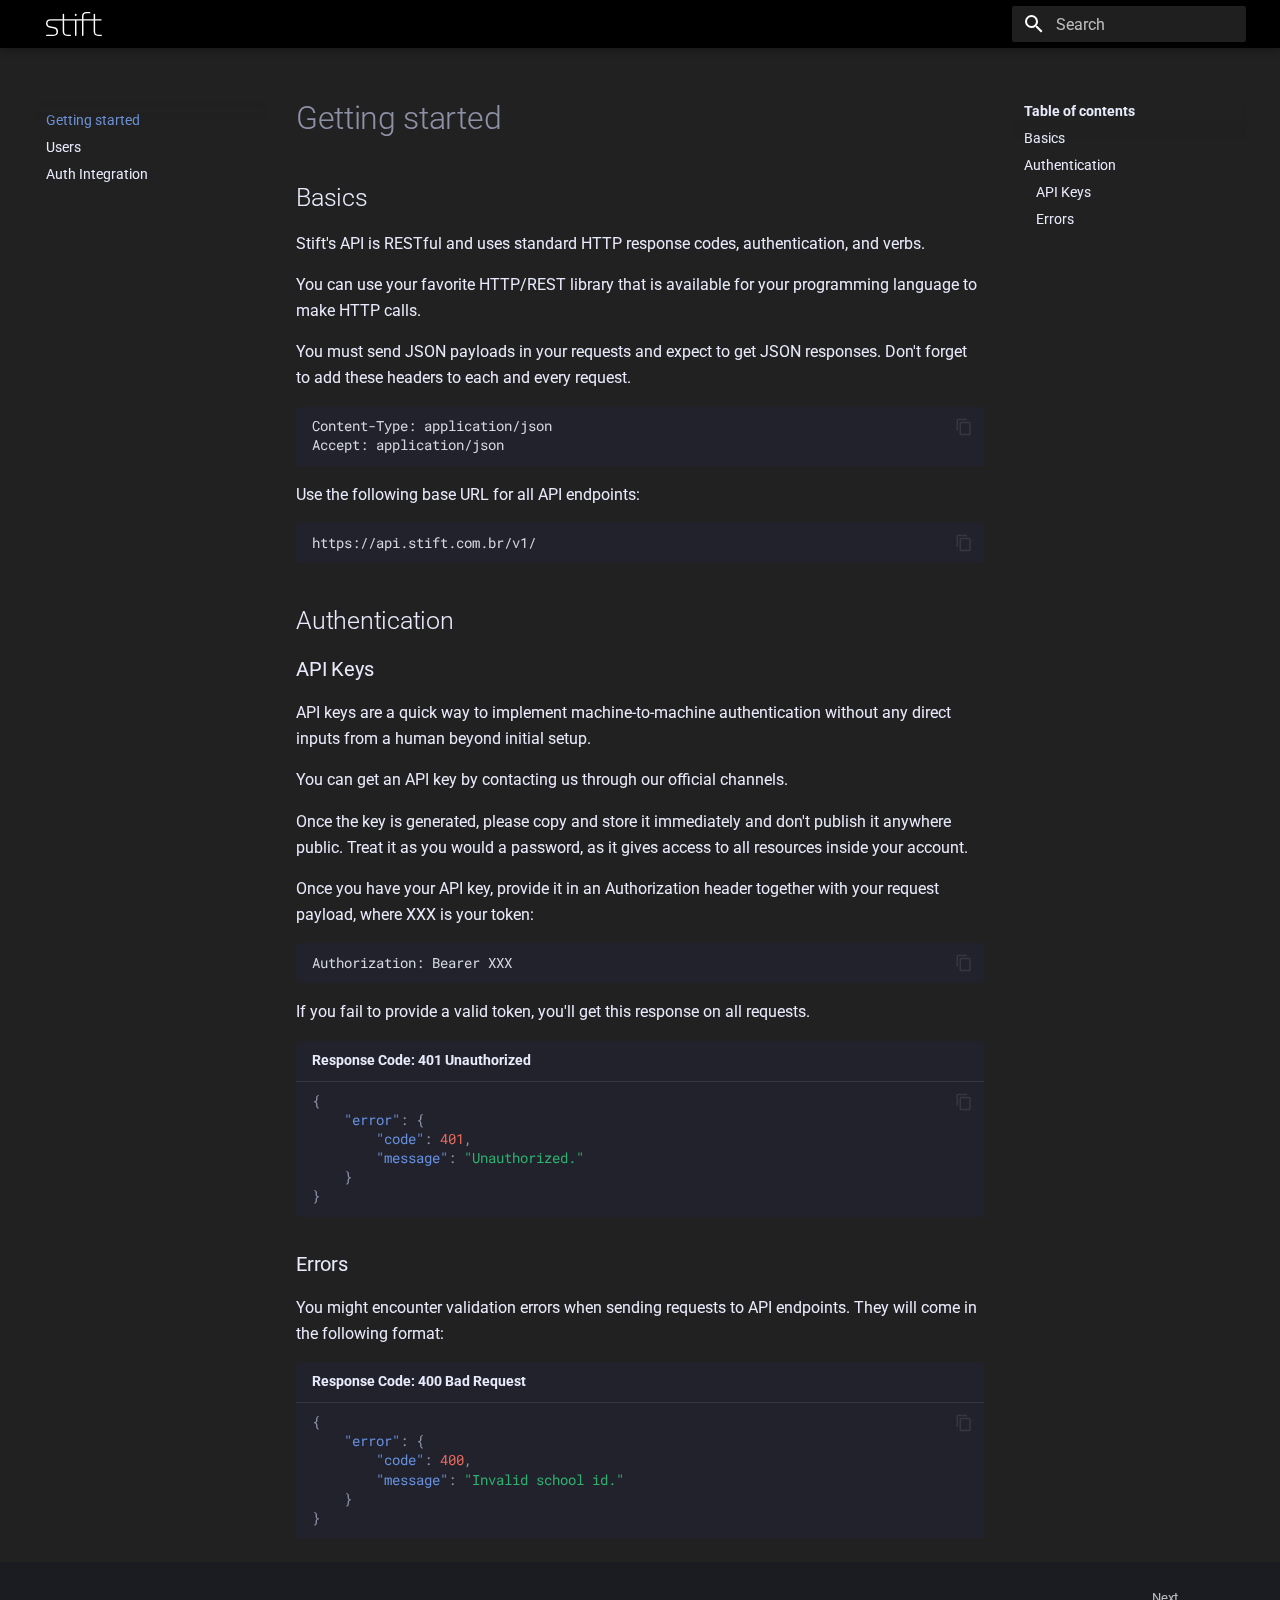
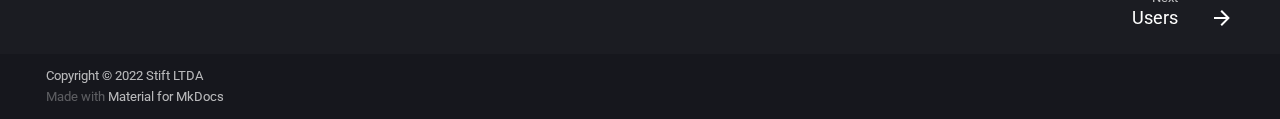
<file: site/index.html>
<!doctype html>
<html lang="en" class="no-js">
  <head>
    
      <meta charset="utf-8">
      <meta name="viewport" content="width=device-width,initial-scale=1">
      
      
      
      <link rel="icon" href="assets/favicon.png">
      <meta name="generator" content="mkdocs-1.4.2, mkdocs-material-8.5.10">
    
    
  <title>Stift Developers</title>

    
      <link rel="stylesheet" href="assets/stylesheets/main.975780f9.min.css">
      
        
        <link rel="stylesheet" href="assets/stylesheets/palette.2505c338.min.css">
        
          
          
          <meta name="theme-color" content="#000000">
        
      
      

    
    
    
      
        
        
        <link rel="preconnect" href="https://fonts.gstatic.com" crossorigin>
        <link rel="stylesheet" href="https://fonts.googleapis.com/css?family=Roboto:300,300i,400,400i,700,700i%7CRoboto+Mono:400,400i,700,700i&display=fallback">
        <style>:root{--md-text-font:"Roboto";--md-code-font:"Roboto Mono"}</style>
      
    
    
      <link rel="stylesheet" href="stylesheets/extra.css">
    
    <script>__md_scope=new URL(".",location),__md_hash=e=>[...e].reduce((e,_)=>(e<<5)-e+_.charCodeAt(0),0),__md_get=(e,_=localStorage,t=__md_scope)=>JSON.parse(_.getItem(t.pathname+"."+e)),__md_set=(e,_,t=localStorage,a=__md_scope)=>{try{t.setItem(a.pathname+"."+e,JSON.stringify(_))}catch(e){}}</script>
    
      

    
    
    
  </head>
  
  
    
    
    
    
    
    <body dir="ltr" data-md-color-scheme="slate" data-md-color-primary="black" data-md-color-accent="indigo">
  
    
    
    <input class="md-toggle" data-md-toggle="drawer" type="checkbox" id="__drawer" autocomplete="off">
    <input class="md-toggle" data-md-toggle="search" type="checkbox" id="__search" autocomplete="off">
    <label class="md-overlay" for="__drawer"></label>
    <div data-md-component="skip">
      
        
        <a href="#getting-started" class="md-skip">
          Skip to content
        </a>
      
    </div>
    <div data-md-component="announce">
      
    </div>
    
    
      

<header class="md-header" data-md-component="header">
  <nav class="md-header__inner md-grid" aria-label="Header">
    <a href="." title="" class="md-header__button md-logo" aria-label="" data-md-component="logo">
      
  <img src="assets/logo_white.svg" alt="logo">

    </a>
    <label class="md-header__button md-icon" for="__drawer">
      <svg xmlns="http://www.w3.org/2000/svg" viewBox="0 0 24 24"><path d="M3 6h18v2H3V6m0 5h18v2H3v-2m0 5h18v2H3v-2Z"/></svg>
    </label>
    <div class="md-header__title" data-md-component="header-title">
      <div class="md-header__ellipsis">
        <div class="md-header__topic">
          <span class="md-ellipsis">
            
          </span>
        </div>
        <div class="md-header__topic" data-md-component="header-topic">
          <span class="md-ellipsis">
            
              Getting started
            
          </span>
        </div>
      </div>
    </div>
    
    
    
      <label class="md-header__button md-icon" for="__search">
        <svg xmlns="http://www.w3.org/2000/svg" viewBox="0 0 24 24"><path d="M9.5 3A6.5 6.5 0 0 1 16 9.5c0 1.61-.59 3.09-1.56 4.23l.27.27h.79l5 5-1.5 1.5-5-5v-.79l-.27-.27A6.516 6.516 0 0 1 9.5 16 6.5 6.5 0 0 1 3 9.5 6.5 6.5 0 0 1 9.5 3m0 2C7 5 5 7 5 9.5S7 14 9.5 14 14 12 14 9.5 12 5 9.5 5Z"/></svg>
      </label>
      <div class="md-search" data-md-component="search" role="dialog">
  <label class="md-search__overlay" for="__search"></label>
  <div class="md-search__inner" role="search">
    <form class="md-search__form" name="search">
      <input type="text" class="md-search__input" name="query" aria-label="Search" placeholder="Search" autocapitalize="off" autocorrect="off" autocomplete="off" spellcheck="false" data-md-component="search-query" required>
      <label class="md-search__icon md-icon" for="__search">
        <svg xmlns="http://www.w3.org/2000/svg" viewBox="0 0 24 24"><path d="M9.5 3A6.5 6.5 0 0 1 16 9.5c0 1.61-.59 3.09-1.56 4.23l.27.27h.79l5 5-1.5 1.5-5-5v-.79l-.27-.27A6.516 6.516 0 0 1 9.5 16 6.5 6.5 0 0 1 3 9.5 6.5 6.5 0 0 1 9.5 3m0 2C7 5 5 7 5 9.5S7 14 9.5 14 14 12 14 9.5 12 5 9.5 5Z"/></svg>
        <svg xmlns="http://www.w3.org/2000/svg" viewBox="0 0 24 24"><path d="M20 11v2H8l5.5 5.5-1.42 1.42L4.16 12l7.92-7.92L13.5 5.5 8 11h12Z"/></svg>
      </label>
      <nav class="md-search__options" aria-label="Search">
        
        <button type="reset" class="md-search__icon md-icon" title="Clear" aria-label="Clear" tabindex="-1">
          <svg xmlns="http://www.w3.org/2000/svg" viewBox="0 0 24 24"><path d="M19 6.41 17.59 5 12 10.59 6.41 5 5 6.41 10.59 12 5 17.59 6.41 19 12 13.41 17.59 19 19 17.59 13.41 12 19 6.41Z"/></svg>
        </button>
      </nav>
      
    </form>
    <div class="md-search__output">
      <div class="md-search__scrollwrap" data-md-scrollfix>
        <div class="md-search-result" data-md-component="search-result">
          <div class="md-search-result__meta">
            Initializing search
          </div>
          <ol class="md-search-result__list"></ol>
        </div>
      </div>
    </div>
  </div>
</div>
    
    
  </nav>
  
</header>
    
    <div class="md-container" data-md-component="container">
      
      
        
          
        
      
      <main class="md-main" data-md-component="main">
        <div class="md-main__inner md-grid">
          
            
              
              <div class="md-sidebar md-sidebar--primary" data-md-component="sidebar" data-md-type="navigation" >
                <div class="md-sidebar__scrollwrap">
                  <div class="md-sidebar__inner">
                    


<nav class="md-nav md-nav--primary" aria-label="Navigation" data-md-level="0">
  <label class="md-nav__title" for="__drawer">
    <a href="." title="" class="md-nav__button md-logo" aria-label="" data-md-component="logo">
      
  <img src="assets/logo_white.svg" alt="logo">

    </a>
    
  </label>
  
  <ul class="md-nav__list" data-md-scrollfix>
    
      
      
      

  
  
    
  
  
    <li class="md-nav__item md-nav__item--active">
      
      <input class="md-nav__toggle md-toggle" data-md-toggle="toc" type="checkbox" id="__toc">
      
      
        
      
      
        <label class="md-nav__link md-nav__link--active" for="__toc">
          Getting started
          <span class="md-nav__icon md-icon"></span>
        </label>
      
      <a href="." class="md-nav__link md-nav__link--active">
        Getting started
      </a>
      
        

<nav class="md-nav md-nav--secondary" aria-label="Table of contents">
  
  
  
    
  
  
    <label class="md-nav__title" for="__toc">
      <span class="md-nav__icon md-icon"></span>
      Table of contents
    </label>
    <ul class="md-nav__list" data-md-component="toc" data-md-scrollfix>
      
        <li class="md-nav__item">
  <a href="#basics" class="md-nav__link">
    Basics
  </a>
  
</li>
      
        <li class="md-nav__item">
  <a href="#authentication" class="md-nav__link">
    Authentication
  </a>
  
    <nav class="md-nav" aria-label="Authentication">
      <ul class="md-nav__list">
        
          <li class="md-nav__item">
  <a href="#api-keys" class="md-nav__link">
    API Keys
  </a>
  
</li>
        
          <li class="md-nav__item">
  <a href="#errors" class="md-nav__link">
    Errors
  </a>
  
</li>
        
      </ul>
    </nav>
  
</li>
      
    </ul>
  
</nav>
      
    </li>
  

    
      
      
      

  
  
  
    <li class="md-nav__item">
      <a href="users/" class="md-nav__link">
        Users
      </a>
    </li>
  

    
      
      
      

  
  
  
    <li class="md-nav__item">
      <a href="auth_integration/" class="md-nav__link">
        Auth Integration
      </a>
    </li>
  

    
  </ul>
</nav>
                  </div>
                </div>
              </div>
            
            
              
              <div class="md-sidebar md-sidebar--secondary" data-md-component="sidebar" data-md-type="toc" >
                <div class="md-sidebar__scrollwrap">
                  <div class="md-sidebar__inner">
                    

<nav class="md-nav md-nav--secondary" aria-label="Table of contents">
  
  
  
    
  
  
    <label class="md-nav__title" for="__toc">
      <span class="md-nav__icon md-icon"></span>
      Table of contents
    </label>
    <ul class="md-nav__list" data-md-component="toc" data-md-scrollfix>
      
        <li class="md-nav__item">
  <a href="#basics" class="md-nav__link">
    Basics
  </a>
  
</li>
      
        <li class="md-nav__item">
  <a href="#authentication" class="md-nav__link">
    Authentication
  </a>
  
    <nav class="md-nav" aria-label="Authentication">
      <ul class="md-nav__list">
        
          <li class="md-nav__item">
  <a href="#api-keys" class="md-nav__link">
    API Keys
  </a>
  
</li>
        
          <li class="md-nav__item">
  <a href="#errors" class="md-nav__link">
    Errors
  </a>
  
</li>
        
      </ul>
    </nav>
  
</li>
      
    </ul>
  
</nav>
                  </div>
                </div>
              </div>
            
          
          
            <div class="md-content" data-md-component="content">
              <article class="md-content__inner md-typeset">
                
                  


<h1 id="getting-started">Getting started</h1>
<h2 id="basics">Basics</h2>
<p>Stift's API is RESTful and uses standard HTTP response codes, authentication, and verbs.</p>
<p>You can use your favorite HTTP/REST library that is available for your programming language to make HTTP calls.</p>
<p>You must send JSON payloads in your requests and expect to get JSON responses. Don't forget to add these headers to each and every request.</p>
<div class="highlight"><pre><span></span><code><a id="__codelineno-0-1" name="__codelineno-0-1" href="#__codelineno-0-1"></a><span class="err">Content-Type: application/json</span>
<a id="__codelineno-0-2" name="__codelineno-0-2" href="#__codelineno-0-2"></a><span class="err">Accept: application/json</span>
</code></pre></div>
<p>Use the following base URL for all API endpoints:</p>
<div class="highlight"><pre><span></span><code><a id="__codelineno-1-1" name="__codelineno-1-1" href="#__codelineno-1-1"></a><span class="err">https://api.stift.com.br/v1/</span>
</code></pre></div>
<h2 id="authentication">Authentication</h2>
<h3 id="api-keys">API Keys</h3>
<p>API keys are a quick way to implement machine-to-machine authentication without any direct inputs from a human beyond initial setup.</p>
<p>You can get an API key by contacting us through our official channels.</p>
<p>Once the key is generated, please copy and store it immediately and don't publish it anywhere public. Treat it as you would a password, as it gives access to all resources inside your account.</p>
<p>Once you have your API key, provide it in an Authorization header together with your request payload, where XXX is your token:</p>
<div class="highlight"><pre><span></span><code><a id="__codelineno-2-1" name="__codelineno-2-1" href="#__codelineno-2-1"></a><span class="err">Authorization: Bearer XXX</span>
</code></pre></div>
<p>If you fail to provide a valid token, you'll get this response on all requests.</p>
<div class="highlight"><span class="filename">Response Code: 401 Unauthorized</span><pre><span></span><code><a id="__codelineno-3-1" name="__codelineno-3-1" href="#__codelineno-3-1"></a><span class="p">{</span><span class="w"></span>
<a id="__codelineno-3-2" name="__codelineno-3-2" href="#__codelineno-3-2"></a><span class="w">    </span><span class="nt">&quot;error&quot;</span><span class="p">:</span><span class="w"> </span><span class="p">{</span><span class="w"></span>
<a id="__codelineno-3-3" name="__codelineno-3-3" href="#__codelineno-3-3"></a><span class="w">        </span><span class="nt">&quot;code&quot;</span><span class="p">:</span><span class="w"> </span><span class="mi">401</span><span class="p">,</span><span class="w"></span>
<a id="__codelineno-3-4" name="__codelineno-3-4" href="#__codelineno-3-4"></a><span class="w">        </span><span class="nt">&quot;message&quot;</span><span class="p">:</span><span class="w"> </span><span class="s2">&quot;Unauthorized.&quot;</span><span class="w"></span>
<a id="__codelineno-3-5" name="__codelineno-3-5" href="#__codelineno-3-5"></a><span class="w">    </span><span class="p">}</span><span class="w"></span>
<a id="__codelineno-3-6" name="__codelineno-3-6" href="#__codelineno-3-6"></a><span class="p">}</span><span class="w"></span>
</code></pre></div>
<h3 id="errors">Errors</h3>
<p>You might encounter validation errors when sending requests to API endpoints. They will come in the following format:</p>
<div class="highlight"><span class="filename">Response Code: 400 Bad Request</span><pre><span></span><code><a id="__codelineno-4-1" name="__codelineno-4-1" href="#__codelineno-4-1"></a><span class="p">{</span><span class="w"></span>
<a id="__codelineno-4-2" name="__codelineno-4-2" href="#__codelineno-4-2"></a><span class="w">    </span><span class="nt">&quot;error&quot;</span><span class="p">:</span><span class="w"> </span><span class="p">{</span><span class="w"></span>
<a id="__codelineno-4-3" name="__codelineno-4-3" href="#__codelineno-4-3"></a><span class="w">        </span><span class="nt">&quot;code&quot;</span><span class="p">:</span><span class="w"> </span><span class="mi">400</span><span class="p">,</span><span class="w"></span>
<a id="__codelineno-4-4" name="__codelineno-4-4" href="#__codelineno-4-4"></a><span class="w">        </span><span class="nt">&quot;message&quot;</span><span class="p">:</span><span class="w"> </span><span class="s2">&quot;Invalid school id.&quot;</span><span class="w"></span>
<a id="__codelineno-4-5" name="__codelineno-4-5" href="#__codelineno-4-5"></a><span class="w">    </span><span class="p">}</span><span class="w"></span>
<a id="__codelineno-4-6" name="__codelineno-4-6" href="#__codelineno-4-6"></a><span class="p">}</span><span class="w"></span>
</code></pre></div>





                
              </article>
            </div>
          
          
        </div>
        
          <a href="#" class="md-top md-icon" data-md-component="top" hidden>
            <svg xmlns="http://www.w3.org/2000/svg" viewBox="0 0 24 24"><path d="M13 20h-2V8l-5.5 5.5-1.42-1.42L12 4.16l7.92 7.92-1.42 1.42L13 8v12Z"/></svg>
            Back to top
          </a>
        
      </main>
      
        <footer class="md-footer">
  
    
    <nav class="md-footer__inner md-grid" aria-label="Footer" >
      
      
        
        <a href="users/" class="md-footer__link md-footer__link--next" aria-label="Next: Users" rel="next">
          <div class="md-footer__title">
            <div class="md-ellipsis">
              <span class="md-footer__direction">
                Next
              </span>
              Users
            </div>
          </div>
          <div class="md-footer__button md-icon">
            <svg xmlns="http://www.w3.org/2000/svg" viewBox="0 0 24 24"><path d="M4 11v2h12l-5.5 5.5 1.42 1.42L19.84 12l-7.92-7.92L10.5 5.5 16 11H4Z"/></svg>
          </div>
        </a>
      
    </nav>
  
  <div class="md-footer-meta md-typeset">
    <div class="md-footer-meta__inner md-grid">
      <div class="md-copyright">
  
    <div class="md-copyright__highlight">
      Copyright &copy; 2022 Stift LTDA
    </div>
  
  
    Made with
    <a href="https://squidfunk.github.io/mkdocs-material/" target="_blank" rel="noopener">
      Material for MkDocs
    </a>
  
</div>
      
    </div>
  </div>
</footer>
      
    </div>
    <div class="md-dialog" data-md-component="dialog">
      <div class="md-dialog__inner md-typeset"></div>
    </div>
    
    <script id="__config" type="application/json">{"base": ".", "features": ["navigation.instant", "navigation.tracking", "navigation.top"], "search": "assets/javascripts/workers/search.16e2a7d4.min.js", "translations": {"clipboard.copied": "Copied to clipboard", "clipboard.copy": "Copy to clipboard", "search.config.lang": "en", "search.config.pipeline": "trimmer, stopWordFilter", "search.config.separator": "[\\s\\-]+", "search.placeholder": "Search", "search.result.more.one": "1 more on this page", "search.result.more.other": "# more on this page", "search.result.none": "No matching documents", "search.result.one": "1 matching document", "search.result.other": "# matching documents", "search.result.placeholder": "Type to start searching", "search.result.term.missing": "Missing", "select.version.title": "Select version"}}</script>
    
    
      <script src="assets/javascripts/bundle.5a2dcb6a.min.js"></script>
      
    
    
  </body>
</html>
</file>
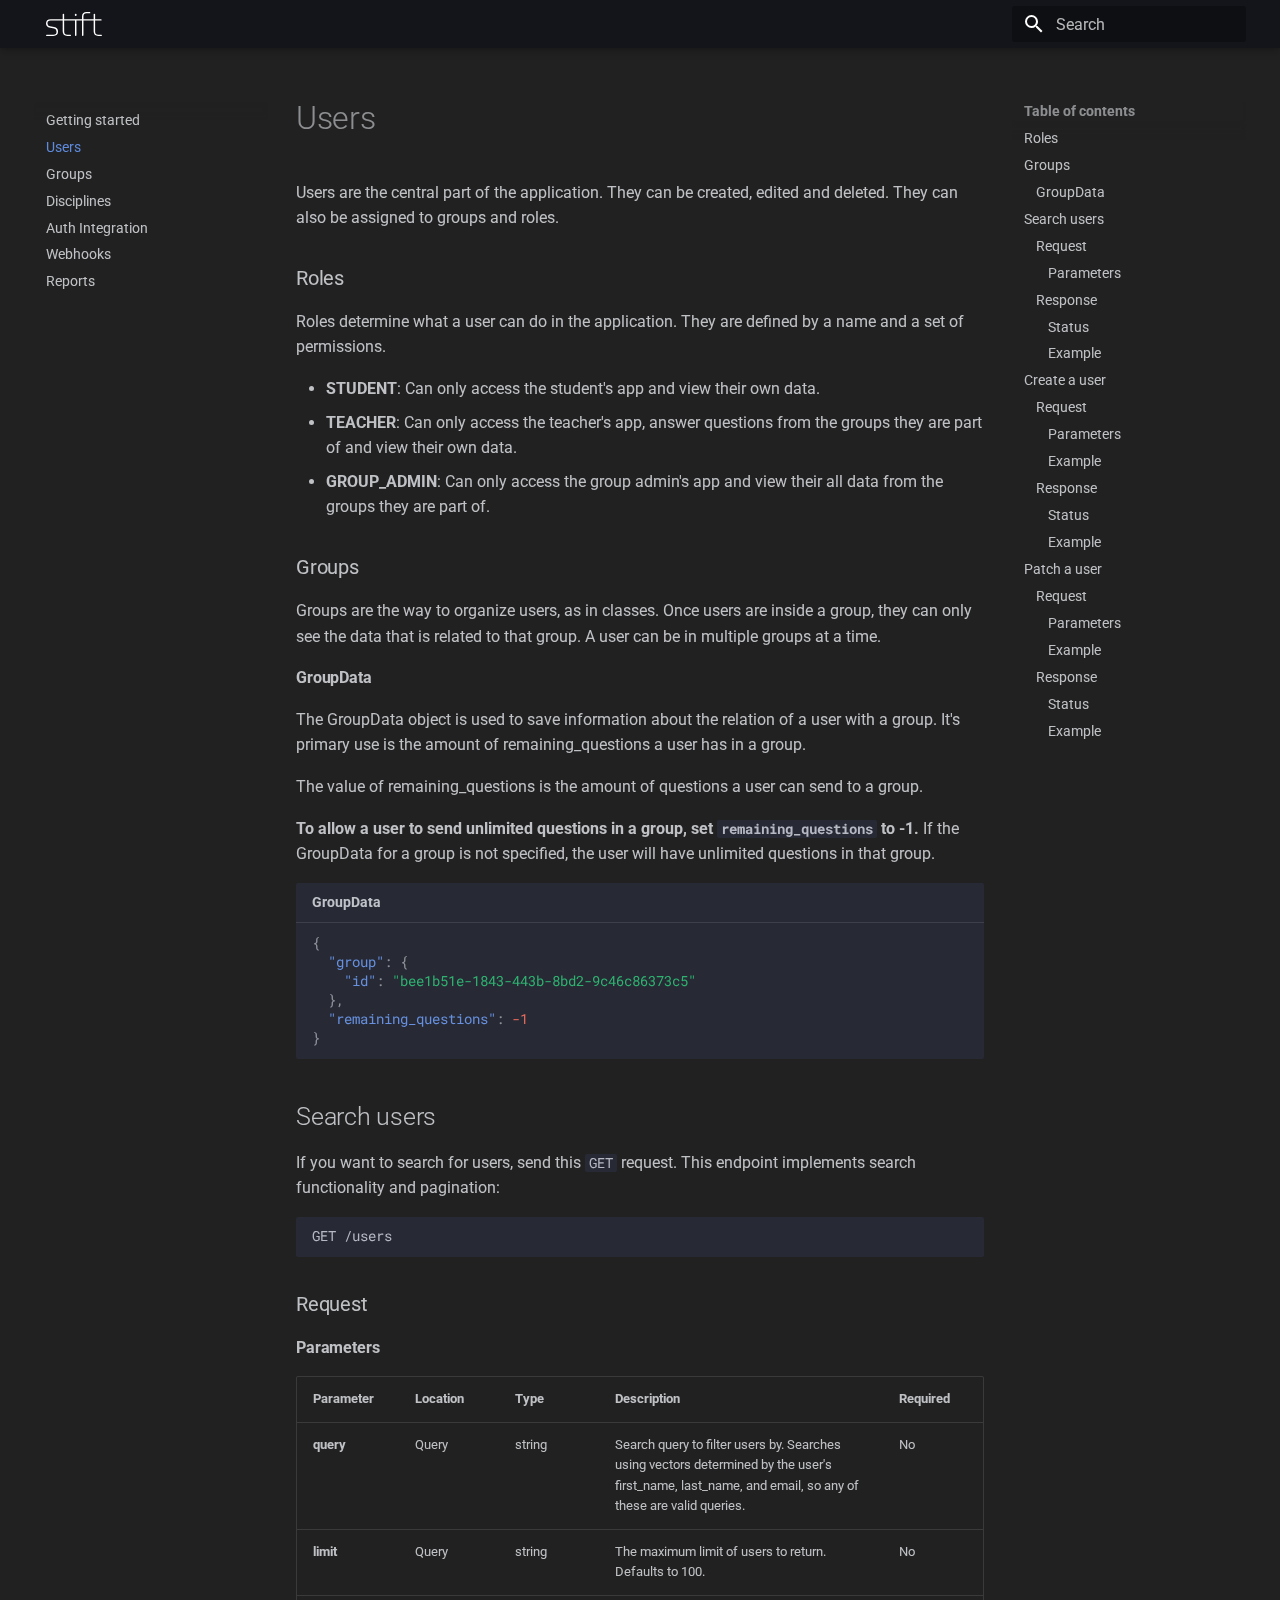
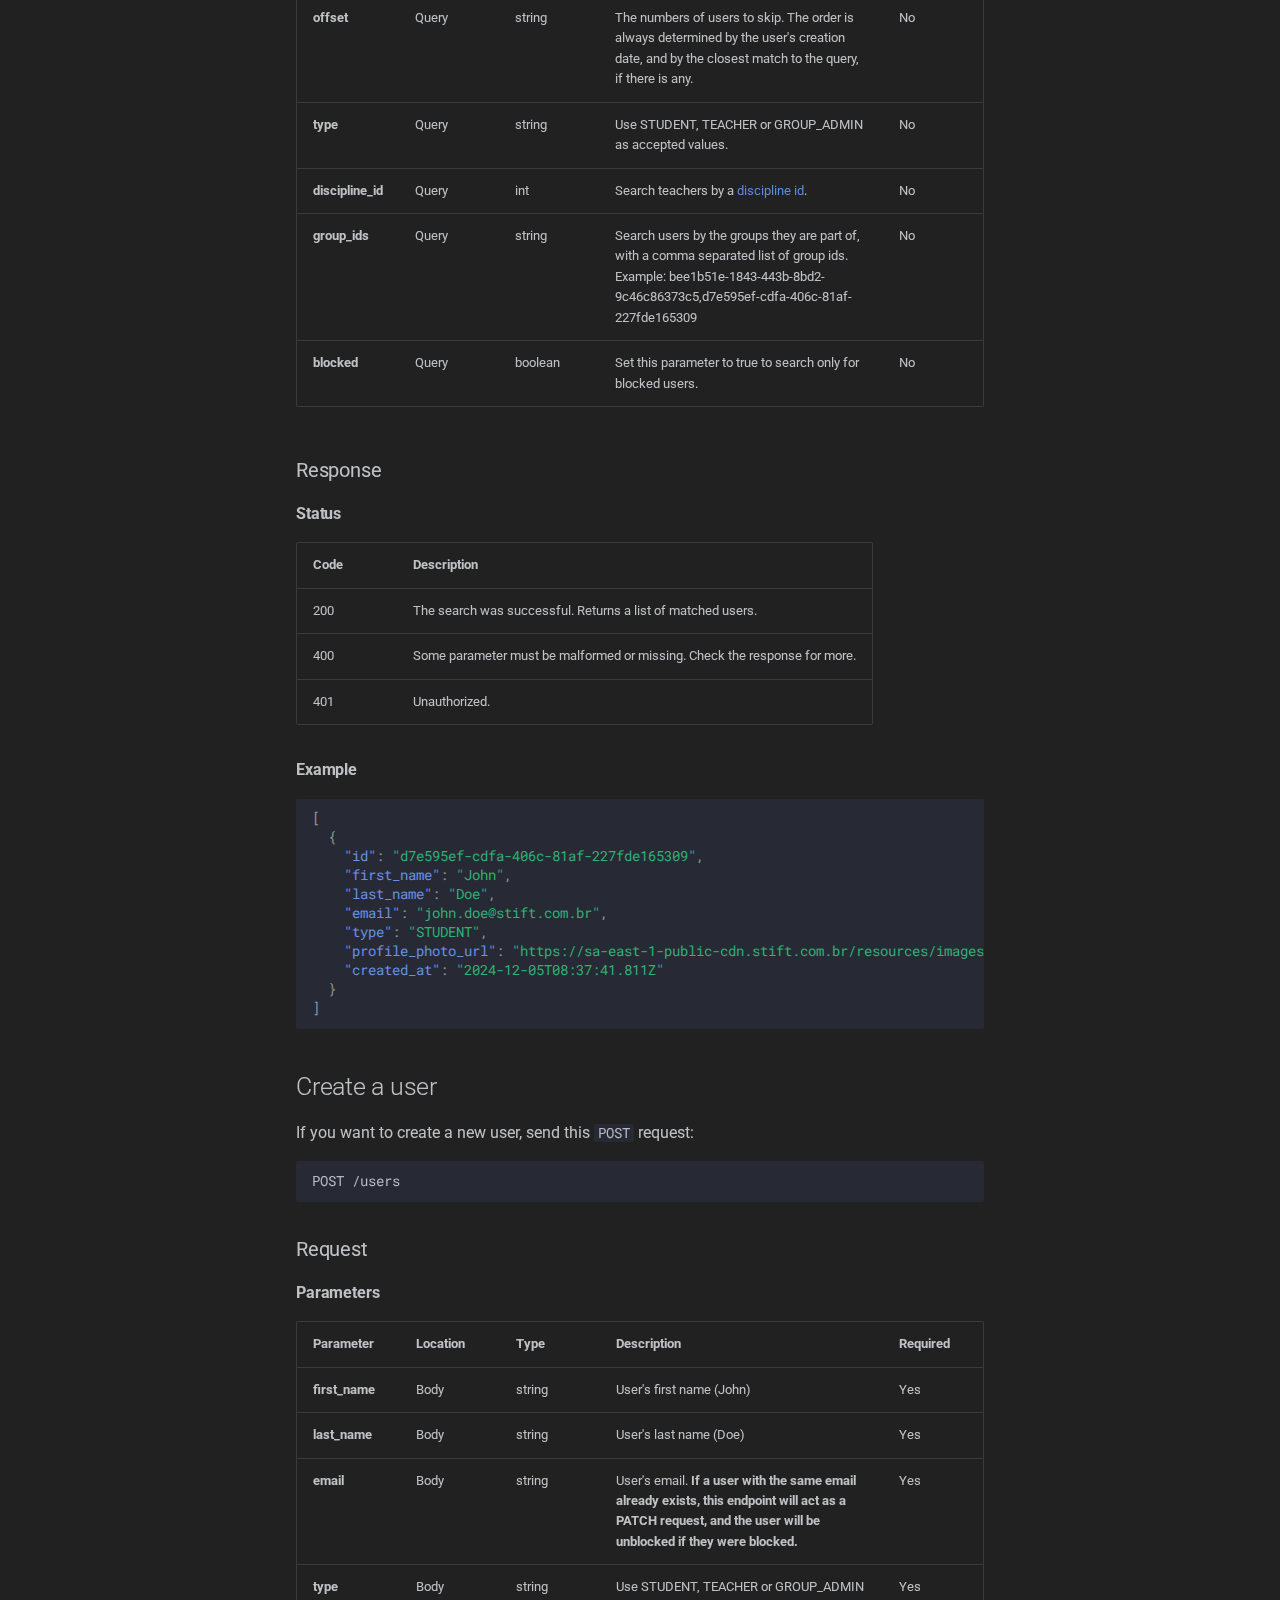
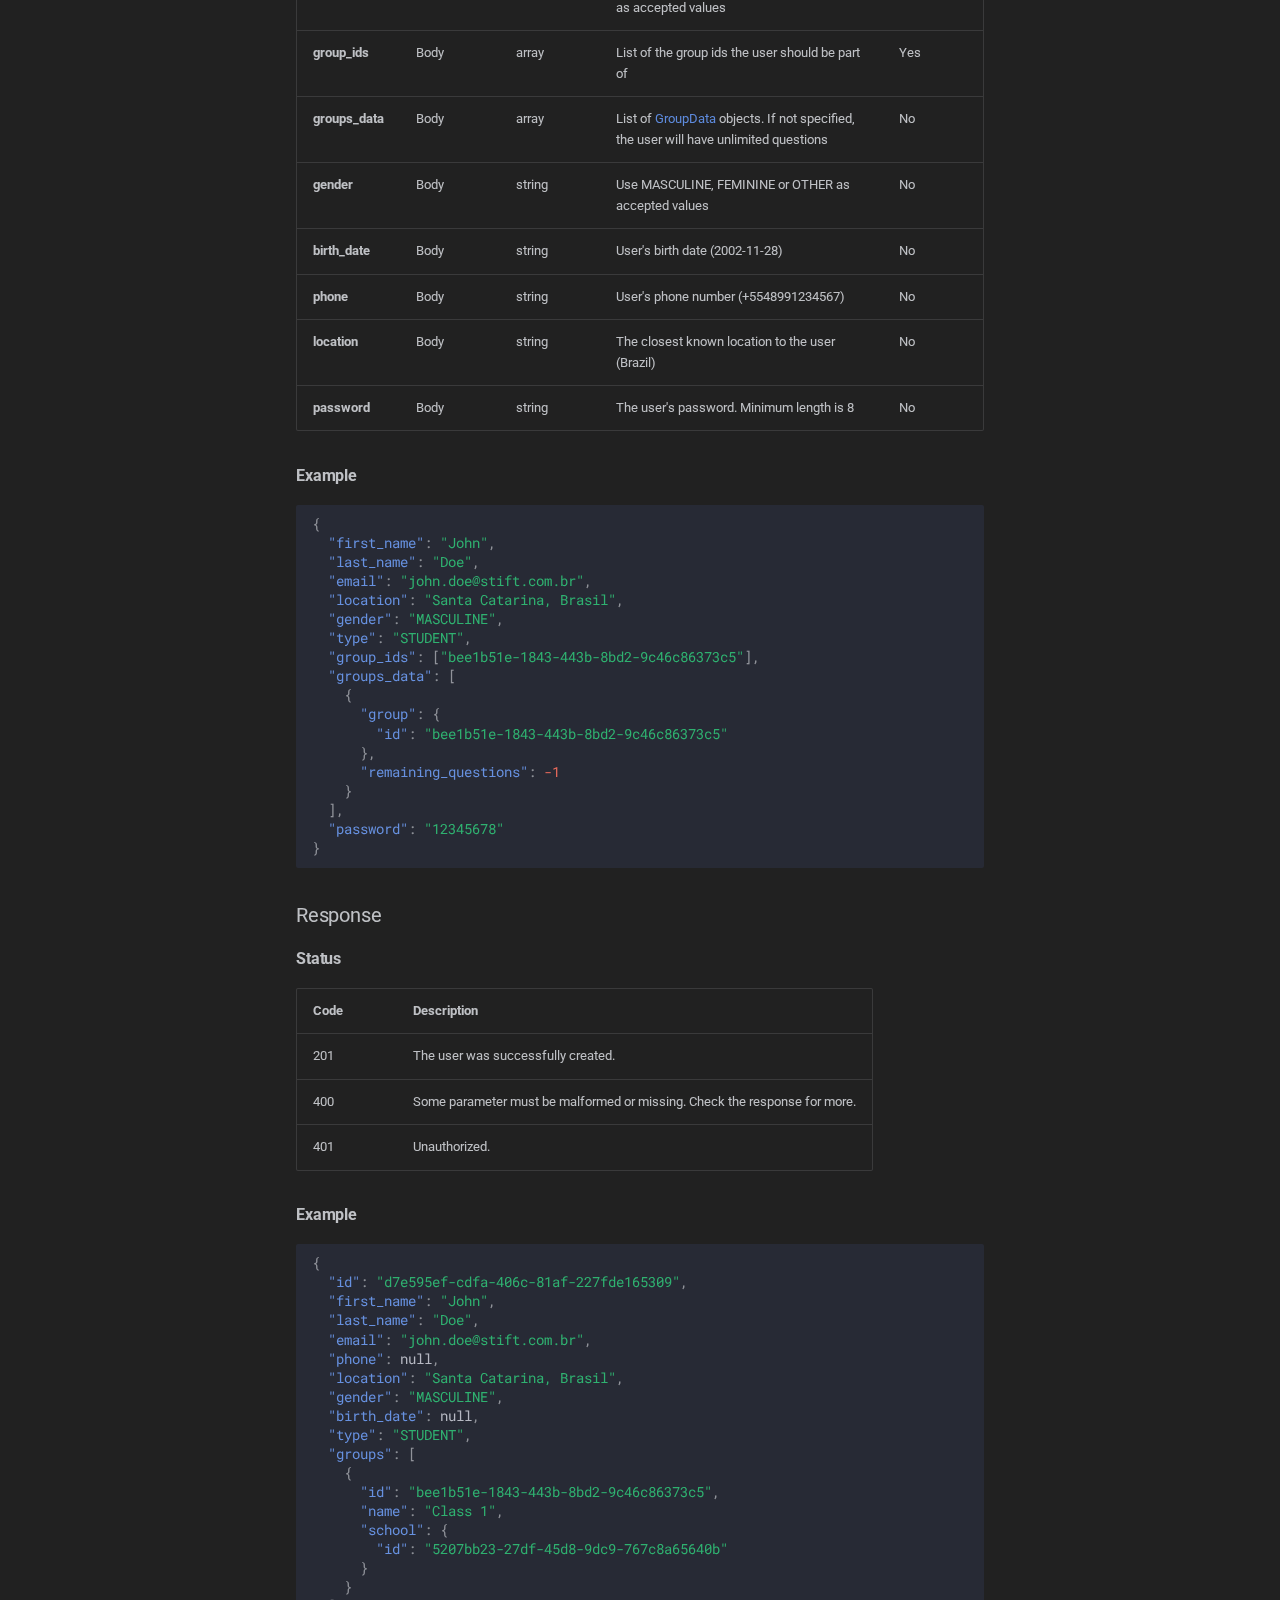
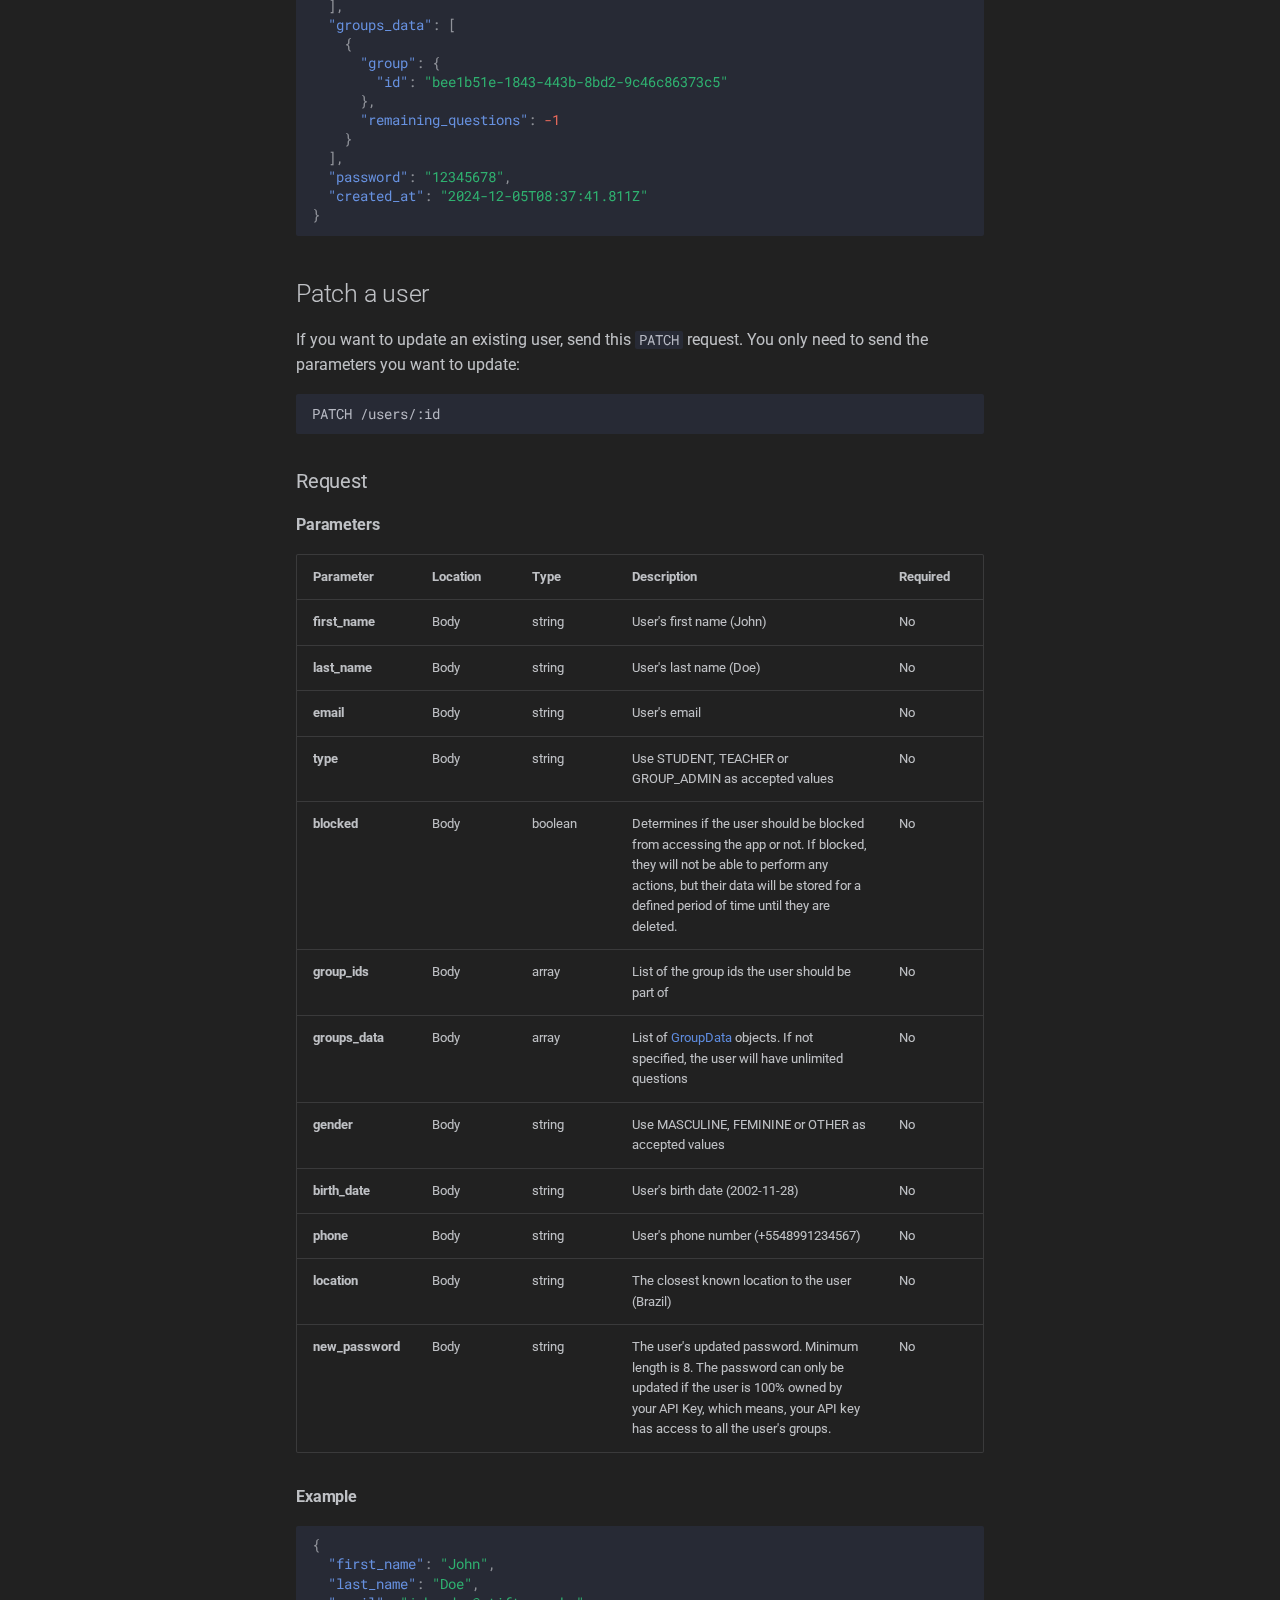
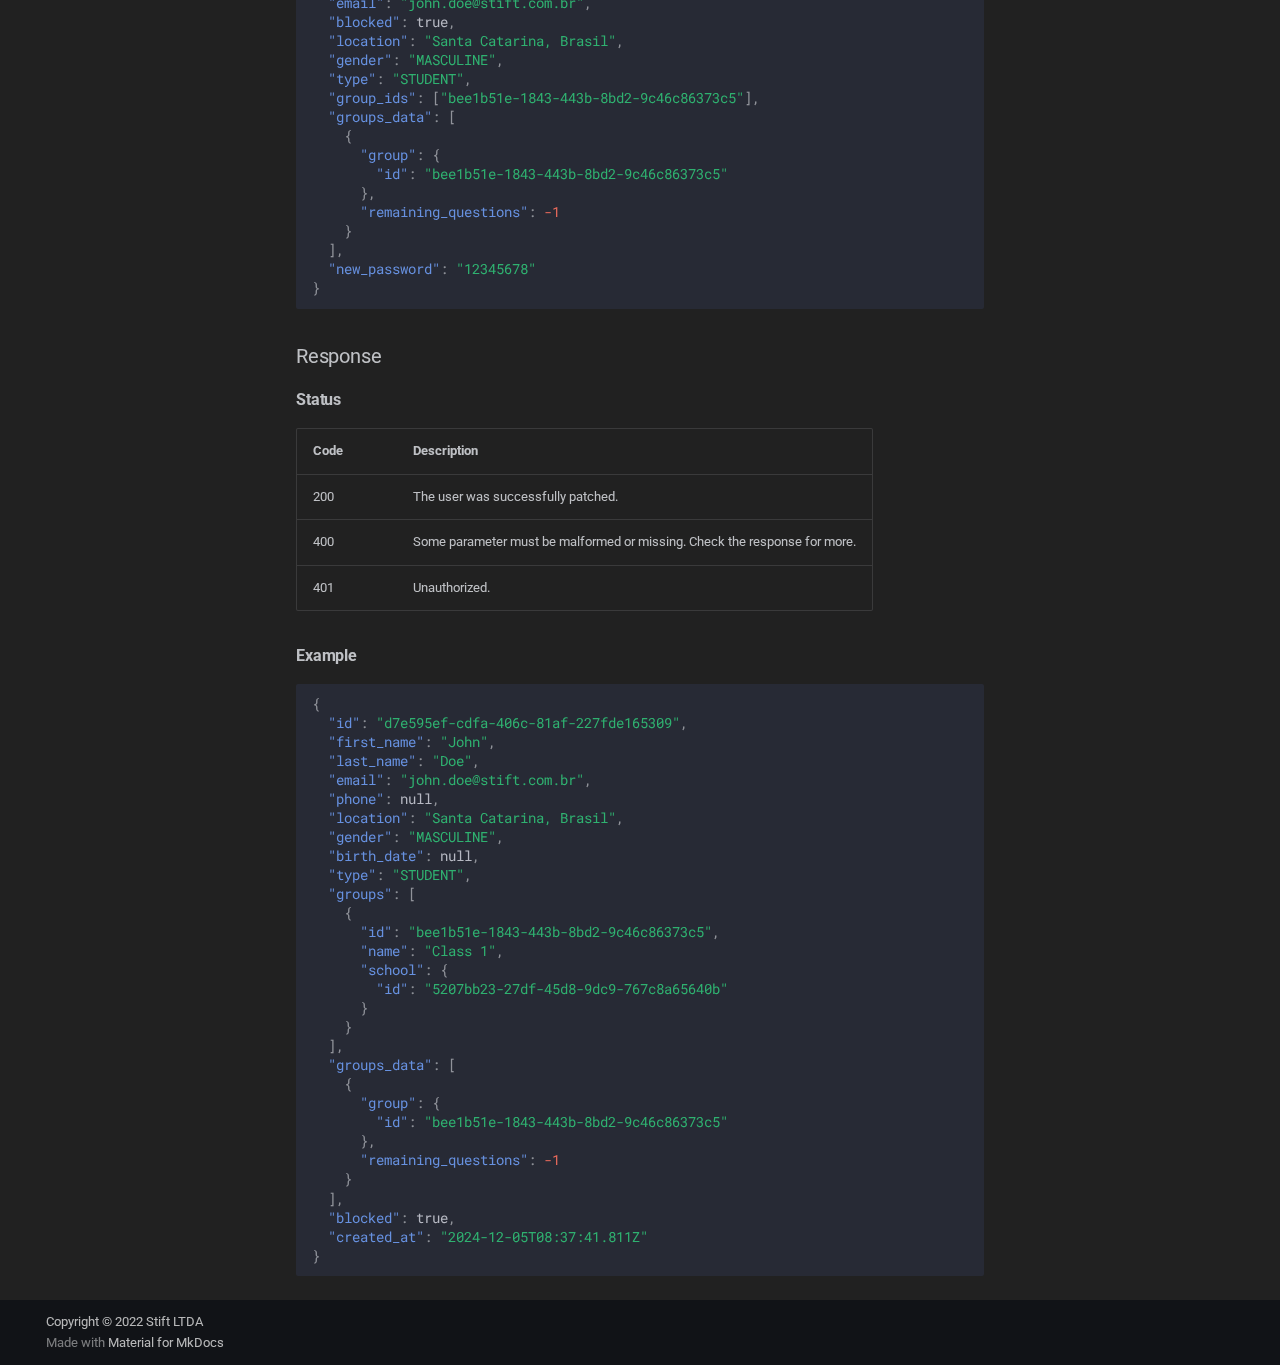
<file: users/index.html>
<!doctype html>
<html lang="en" class="no-js">
  <head>
    
      <meta charset="utf-8">
      <meta name="viewport" content="width=device-width,initial-scale=1">
      
      
      
      
        <link rel="prev" href="..">
      
      
        <link rel="next" href="../groups/">
      
      
      <link rel="icon" href="../assets/favicon.png">
      <meta name="generator" content="mkdocs-1.6.1, mkdocs-material-9.6.7">
    
    
  <title>Stift Developers</title>

    
      <link rel="stylesheet" href="../assets/stylesheets/main.8608ea7d.min.css">
      
        
        <link rel="stylesheet" href="../assets/stylesheets/palette.06af60db.min.css">
      
      


    
    
      
    
    
      
        
        
        <link rel="preconnect" href="https://fonts.gstatic.com" crossorigin>
        <link rel="stylesheet" href="https://fonts.googleapis.com/css?family=Roboto:300,300i,400,400i,700,700i%7CRoboto+Mono:400,400i,700,700i&display=fallback">
        <style>:root{--md-text-font:"Roboto";--md-code-font:"Roboto Mono"}</style>
      
    
    
      <link rel="stylesheet" href="../stylesheets/extra.css">
    
    <script>__md_scope=new URL("..",location),__md_hash=e=>[...e].reduce(((e,_)=>(e<<5)-e+_.charCodeAt(0)),0),__md_get=(e,_=localStorage,t=__md_scope)=>JSON.parse(_.getItem(t.pathname+"."+e)),__md_set=(e,_,t=localStorage,a=__md_scope)=>{try{t.setItem(a.pathname+"."+e,JSON.stringify(_))}catch(e){}}</script>
    
      

    
    
    
  </head>
  
  
    
    
    
    
    
    <body dir="ltr" data-md-color-scheme="slate" data-md-color-primary="black" data-md-color-accent="indigo">
  
    
    <input class="md-toggle" data-md-toggle="drawer" type="checkbox" id="__drawer" autocomplete="off">
    <input class="md-toggle" data-md-toggle="search" type="checkbox" id="__search" autocomplete="off">
    <label class="md-overlay" for="__drawer"></label>
    <div data-md-component="skip">
      
        
        <a href="#users" class="md-skip">
          Skip to content
        </a>
      
    </div>
    <div data-md-component="announce">
      
    </div>
    
    
      

  

<header class="md-header md-header--shadow" data-md-component="header">
  <nav class="md-header__inner md-grid" aria-label="Header">
    <a href=".." title="" class="md-header__button md-logo" aria-label="" data-md-component="logo">
      
  <img src="../assets/logo_white.svg" alt="logo">

    </a>
    <label class="md-header__button md-icon" for="__drawer">
      
      <svg xmlns="http://www.w3.org/2000/svg" viewBox="0 0 24 24"><path d="M3 6h18v2H3zm0 5h18v2H3zm0 5h18v2H3z"/></svg>
    </label>
    <div class="md-header__title" data-md-component="header-title">
      <div class="md-header__ellipsis">
        <div class="md-header__topic">
          <span class="md-ellipsis">
            
          </span>
        </div>
        <div class="md-header__topic" data-md-component="header-topic">
          <span class="md-ellipsis">
            
              Users
            
          </span>
        </div>
      </div>
    </div>
    
      
    
    
    
    
      <label class="md-header__button md-icon" for="__search">
        
        <svg xmlns="http://www.w3.org/2000/svg" viewBox="0 0 24 24"><path d="M9.5 3A6.5 6.5 0 0 1 16 9.5c0 1.61-.59 3.09-1.56 4.23l.27.27h.79l5 5-1.5 1.5-5-5v-.79l-.27-.27A6.52 6.52 0 0 1 9.5 16 6.5 6.5 0 0 1 3 9.5 6.5 6.5 0 0 1 9.5 3m0 2C7 5 5 7 5 9.5S7 14 9.5 14 14 12 14 9.5 12 5 9.5 5"/></svg>
      </label>
      <div class="md-search" data-md-component="search" role="dialog">
  <label class="md-search__overlay" for="__search"></label>
  <div class="md-search__inner" role="search">
    <form class="md-search__form" name="search">
      <input type="text" class="md-search__input" name="query" aria-label="Search" placeholder="Search" autocapitalize="off" autocorrect="off" autocomplete="off" spellcheck="false" data-md-component="search-query" required>
      <label class="md-search__icon md-icon" for="__search">
        
        <svg xmlns="http://www.w3.org/2000/svg" viewBox="0 0 24 24"><path d="M9.5 3A6.5 6.5 0 0 1 16 9.5c0 1.61-.59 3.09-1.56 4.23l.27.27h.79l5 5-1.5 1.5-5-5v-.79l-.27-.27A6.52 6.52 0 0 1 9.5 16 6.5 6.5 0 0 1 3 9.5 6.5 6.5 0 0 1 9.5 3m0 2C7 5 5 7 5 9.5S7 14 9.5 14 14 12 14 9.5 12 5 9.5 5"/></svg>
        
        <svg xmlns="http://www.w3.org/2000/svg" viewBox="0 0 24 24"><path d="M20 11v2H8l5.5 5.5-1.42 1.42L4.16 12l7.92-7.92L13.5 5.5 8 11z"/></svg>
      </label>
      <nav class="md-search__options" aria-label="Search">
        
        <button type="reset" class="md-search__icon md-icon" title="Clear" aria-label="Clear" tabindex="-1">
          
          <svg xmlns="http://www.w3.org/2000/svg" viewBox="0 0 24 24"><path d="M19 6.41 17.59 5 12 10.59 6.41 5 5 6.41 10.59 12 5 17.59 6.41 19 12 13.41 17.59 19 19 17.59 13.41 12z"/></svg>
        </button>
      </nav>
      
    </form>
    <div class="md-search__output">
      <div class="md-search__scrollwrap" tabindex="0" data-md-scrollfix>
        <div class="md-search-result" data-md-component="search-result">
          <div class="md-search-result__meta">
            Initializing search
          </div>
          <ol class="md-search-result__list" role="presentation"></ol>
        </div>
      </div>
    </div>
  </div>
</div>
    
    
  </nav>
  
</header>
    
    <div class="md-container" data-md-component="container">
      
      
        
          
        
      
      <main class="md-main" data-md-component="main">
        <div class="md-main__inner md-grid">
          
            
              
              <div class="md-sidebar md-sidebar--primary" data-md-component="sidebar" data-md-type="navigation" >
                <div class="md-sidebar__scrollwrap">
                  <div class="md-sidebar__inner">
                    



<nav class="md-nav md-nav--primary" aria-label="Navigation" data-md-level="0">
  <label class="md-nav__title" for="__drawer">
    <a href=".." title="" class="md-nav__button md-logo" aria-label="" data-md-component="logo">
      
  <img src="../assets/logo_white.svg" alt="logo">

    </a>
    
  </label>
  
  <ul class="md-nav__list" data-md-scrollfix>
    
      
      
  
  
  
  
    <li class="md-nav__item">
      <a href=".." class="md-nav__link">
        
  
  <span class="md-ellipsis">
    Getting started
    
  </span>
  

      </a>
    </li>
  

    
      
      
  
  
    
  
  
  
    <li class="md-nav__item md-nav__item--active">
      
      <input class="md-nav__toggle md-toggle" type="checkbox" id="__toc">
      
      
        
      
      
        <label class="md-nav__link md-nav__link--active" for="__toc">
          
  
  <span class="md-ellipsis">
    Users
    
  </span>
  

          <span class="md-nav__icon md-icon"></span>
        </label>
      
      <a href="./" class="md-nav__link md-nav__link--active">
        
  
  <span class="md-ellipsis">
    Users
    
  </span>
  

      </a>
      
        

<nav class="md-nav md-nav--secondary" aria-label="Table of contents">
  
  
  
    
  
  
    <label class="md-nav__title" for="__toc">
      <span class="md-nav__icon md-icon"></span>
      Table of contents
    </label>
    <ul class="md-nav__list" data-md-component="toc" data-md-scrollfix>
      
        <li class="md-nav__item">
  <a href="#roles" class="md-nav__link">
    <span class="md-ellipsis">
      Roles
    </span>
  </a>
  
</li>
      
        <li class="md-nav__item">
  <a href="#groups" class="md-nav__link">
    <span class="md-ellipsis">
      Groups
    </span>
  </a>
  
    <nav class="md-nav" aria-label="Groups">
      <ul class="md-nav__list">
        
          <li class="md-nav__item">
  <a href="#groupdata" class="md-nav__link">
    <span class="md-ellipsis">
      GroupData
    </span>
  </a>
  
</li>
        
      </ul>
    </nav>
  
</li>
      
        <li class="md-nav__item">
  <a href="#search-users" class="md-nav__link">
    <span class="md-ellipsis">
      Search users
    </span>
  </a>
  
    <nav class="md-nav" aria-label="Search users">
      <ul class="md-nav__list">
        
          <li class="md-nav__item">
  <a href="#request" class="md-nav__link">
    <span class="md-ellipsis">
      Request
    </span>
  </a>
  
    <nav class="md-nav" aria-label="Request">
      <ul class="md-nav__list">
        
          <li class="md-nav__item">
  <a href="#parameters" class="md-nav__link">
    <span class="md-ellipsis">
      Parameters
    </span>
  </a>
  
</li>
        
      </ul>
    </nav>
  
</li>
        
          <li class="md-nav__item">
  <a href="#response" class="md-nav__link">
    <span class="md-ellipsis">
      Response
    </span>
  </a>
  
    <nav class="md-nav" aria-label="Response">
      <ul class="md-nav__list">
        
          <li class="md-nav__item">
  <a href="#status" class="md-nav__link">
    <span class="md-ellipsis">
      Status
    </span>
  </a>
  
</li>
        
          <li class="md-nav__item">
  <a href="#example" class="md-nav__link">
    <span class="md-ellipsis">
      Example
    </span>
  </a>
  
</li>
        
      </ul>
    </nav>
  
</li>
        
      </ul>
    </nav>
  
</li>
      
        <li class="md-nav__item">
  <a href="#create-a-user" class="md-nav__link">
    <span class="md-ellipsis">
      Create a user
    </span>
  </a>
  
    <nav class="md-nav" aria-label="Create a user">
      <ul class="md-nav__list">
        
          <li class="md-nav__item">
  <a href="#request_1" class="md-nav__link">
    <span class="md-ellipsis">
      Request
    </span>
  </a>
  
    <nav class="md-nav" aria-label="Request">
      <ul class="md-nav__list">
        
          <li class="md-nav__item">
  <a href="#parameters_1" class="md-nav__link">
    <span class="md-ellipsis">
      Parameters
    </span>
  </a>
  
</li>
        
          <li class="md-nav__item">
  <a href="#example_1" class="md-nav__link">
    <span class="md-ellipsis">
      Example
    </span>
  </a>
  
</li>
        
      </ul>
    </nav>
  
</li>
        
          <li class="md-nav__item">
  <a href="#response_1" class="md-nav__link">
    <span class="md-ellipsis">
      Response
    </span>
  </a>
  
    <nav class="md-nav" aria-label="Response">
      <ul class="md-nav__list">
        
          <li class="md-nav__item">
  <a href="#status_1" class="md-nav__link">
    <span class="md-ellipsis">
      Status
    </span>
  </a>
  
</li>
        
          <li class="md-nav__item">
  <a href="#example_2" class="md-nav__link">
    <span class="md-ellipsis">
      Example
    </span>
  </a>
  
</li>
        
      </ul>
    </nav>
  
</li>
        
      </ul>
    </nav>
  
</li>
      
        <li class="md-nav__item">
  <a href="#patch-a-user" class="md-nav__link">
    <span class="md-ellipsis">
      Patch a user
    </span>
  </a>
  
    <nav class="md-nav" aria-label="Patch a user">
      <ul class="md-nav__list">
        
          <li class="md-nav__item">
  <a href="#request_2" class="md-nav__link">
    <span class="md-ellipsis">
      Request
    </span>
  </a>
  
    <nav class="md-nav" aria-label="Request">
      <ul class="md-nav__list">
        
          <li class="md-nav__item">
  <a href="#parameters_2" class="md-nav__link">
    <span class="md-ellipsis">
      Parameters
    </span>
  </a>
  
</li>
        
          <li class="md-nav__item">
  <a href="#example_3" class="md-nav__link">
    <span class="md-ellipsis">
      Example
    </span>
  </a>
  
</li>
        
      </ul>
    </nav>
  
</li>
        
          <li class="md-nav__item">
  <a href="#response_2" class="md-nav__link">
    <span class="md-ellipsis">
      Response
    </span>
  </a>
  
    <nav class="md-nav" aria-label="Response">
      <ul class="md-nav__list">
        
          <li class="md-nav__item">
  <a href="#status_2" class="md-nav__link">
    <span class="md-ellipsis">
      Status
    </span>
  </a>
  
</li>
        
          <li class="md-nav__item">
  <a href="#example_4" class="md-nav__link">
    <span class="md-ellipsis">
      Example
    </span>
  </a>
  
</li>
        
      </ul>
    </nav>
  
</li>
        
      </ul>
    </nav>
  
</li>
      
    </ul>
  
</nav>
      
    </li>
  

    
      
      
  
  
  
  
    <li class="md-nav__item">
      <a href="../groups/" class="md-nav__link">
        
  
  <span class="md-ellipsis">
    Groups
    
  </span>
  

      </a>
    </li>
  

    
      
      
  
  
  
  
    <li class="md-nav__item">
      <a href="../disciplines/" class="md-nav__link">
        
  
  <span class="md-ellipsis">
    Disciplines
    
  </span>
  

      </a>
    </li>
  

    
      
      
  
  
  
  
    <li class="md-nav__item">
      <a href="../auth_integration/" class="md-nav__link">
        
  
  <span class="md-ellipsis">
    Auth Integration
    
  </span>
  

      </a>
    </li>
  

    
      
      
  
  
  
  
    <li class="md-nav__item">
      <a href="../webhooks/" class="md-nav__link">
        
  
  <span class="md-ellipsis">
    Webhooks
    
  </span>
  

      </a>
    </li>
  

    
      
      
  
  
  
  
    <li class="md-nav__item">
      <a href="../reports/" class="md-nav__link">
        
  
  <span class="md-ellipsis">
    Reports
    
  </span>
  

      </a>
    </li>
  

    
  </ul>
</nav>
                  </div>
                </div>
              </div>
            
            
              
              <div class="md-sidebar md-sidebar--secondary" data-md-component="sidebar" data-md-type="toc" >
                <div class="md-sidebar__scrollwrap">
                  <div class="md-sidebar__inner">
                    

<nav class="md-nav md-nav--secondary" aria-label="Table of contents">
  
  
  
    
  
  
    <label class="md-nav__title" for="__toc">
      <span class="md-nav__icon md-icon"></span>
      Table of contents
    </label>
    <ul class="md-nav__list" data-md-component="toc" data-md-scrollfix>
      
        <li class="md-nav__item">
  <a href="#roles" class="md-nav__link">
    <span class="md-ellipsis">
      Roles
    </span>
  </a>
  
</li>
      
        <li class="md-nav__item">
  <a href="#groups" class="md-nav__link">
    <span class="md-ellipsis">
      Groups
    </span>
  </a>
  
    <nav class="md-nav" aria-label="Groups">
      <ul class="md-nav__list">
        
          <li class="md-nav__item">
  <a href="#groupdata" class="md-nav__link">
    <span class="md-ellipsis">
      GroupData
    </span>
  </a>
  
</li>
        
      </ul>
    </nav>
  
</li>
      
        <li class="md-nav__item">
  <a href="#search-users" class="md-nav__link">
    <span class="md-ellipsis">
      Search users
    </span>
  </a>
  
    <nav class="md-nav" aria-label="Search users">
      <ul class="md-nav__list">
        
          <li class="md-nav__item">
  <a href="#request" class="md-nav__link">
    <span class="md-ellipsis">
      Request
    </span>
  </a>
  
    <nav class="md-nav" aria-label="Request">
      <ul class="md-nav__list">
        
          <li class="md-nav__item">
  <a href="#parameters" class="md-nav__link">
    <span class="md-ellipsis">
      Parameters
    </span>
  </a>
  
</li>
        
      </ul>
    </nav>
  
</li>
        
          <li class="md-nav__item">
  <a href="#response" class="md-nav__link">
    <span class="md-ellipsis">
      Response
    </span>
  </a>
  
    <nav class="md-nav" aria-label="Response">
      <ul class="md-nav__list">
        
          <li class="md-nav__item">
  <a href="#status" class="md-nav__link">
    <span class="md-ellipsis">
      Status
    </span>
  </a>
  
</li>
        
          <li class="md-nav__item">
  <a href="#example" class="md-nav__link">
    <span class="md-ellipsis">
      Example
    </span>
  </a>
  
</li>
        
      </ul>
    </nav>
  
</li>
        
      </ul>
    </nav>
  
</li>
      
        <li class="md-nav__item">
  <a href="#create-a-user" class="md-nav__link">
    <span class="md-ellipsis">
      Create a user
    </span>
  </a>
  
    <nav class="md-nav" aria-label="Create a user">
      <ul class="md-nav__list">
        
          <li class="md-nav__item">
  <a href="#request_1" class="md-nav__link">
    <span class="md-ellipsis">
      Request
    </span>
  </a>
  
    <nav class="md-nav" aria-label="Request">
      <ul class="md-nav__list">
        
          <li class="md-nav__item">
  <a href="#parameters_1" class="md-nav__link">
    <span class="md-ellipsis">
      Parameters
    </span>
  </a>
  
</li>
        
          <li class="md-nav__item">
  <a href="#example_1" class="md-nav__link">
    <span class="md-ellipsis">
      Example
    </span>
  </a>
  
</li>
        
      </ul>
    </nav>
  
</li>
        
          <li class="md-nav__item">
  <a href="#response_1" class="md-nav__link">
    <span class="md-ellipsis">
      Response
    </span>
  </a>
  
    <nav class="md-nav" aria-label="Response">
      <ul class="md-nav__list">
        
          <li class="md-nav__item">
  <a href="#status_1" class="md-nav__link">
    <span class="md-ellipsis">
      Status
    </span>
  </a>
  
</li>
        
          <li class="md-nav__item">
  <a href="#example_2" class="md-nav__link">
    <span class="md-ellipsis">
      Example
    </span>
  </a>
  
</li>
        
      </ul>
    </nav>
  
</li>
        
      </ul>
    </nav>
  
</li>
      
        <li class="md-nav__item">
  <a href="#patch-a-user" class="md-nav__link">
    <span class="md-ellipsis">
      Patch a user
    </span>
  </a>
  
    <nav class="md-nav" aria-label="Patch a user">
      <ul class="md-nav__list">
        
          <li class="md-nav__item">
  <a href="#request_2" class="md-nav__link">
    <span class="md-ellipsis">
      Request
    </span>
  </a>
  
    <nav class="md-nav" aria-label="Request">
      <ul class="md-nav__list">
        
          <li class="md-nav__item">
  <a href="#parameters_2" class="md-nav__link">
    <span class="md-ellipsis">
      Parameters
    </span>
  </a>
  
</li>
        
          <li class="md-nav__item">
  <a href="#example_3" class="md-nav__link">
    <span class="md-ellipsis">
      Example
    </span>
  </a>
  
</li>
        
      </ul>
    </nav>
  
</li>
        
          <li class="md-nav__item">
  <a href="#response_2" class="md-nav__link">
    <span class="md-ellipsis">
      Response
    </span>
  </a>
  
    <nav class="md-nav" aria-label="Response">
      <ul class="md-nav__list">
        
          <li class="md-nav__item">
  <a href="#status_2" class="md-nav__link">
    <span class="md-ellipsis">
      Status
    </span>
  </a>
  
</li>
        
          <li class="md-nav__item">
  <a href="#example_4" class="md-nav__link">
    <span class="md-ellipsis">
      Example
    </span>
  </a>
  
</li>
        
      </ul>
    </nav>
  
</li>
        
      </ul>
    </nav>
  
</li>
      
    </ul>
  
</nav>
                  </div>
                </div>
              </div>
            
          
          
            <div class="md-content" data-md-component="content">
              <article class="md-content__inner md-typeset">
                
                  



<h1 id="users">Users</h1>
<p>Users are the central part of the application. They can be created, edited and deleted. They can also be assigned to groups and roles.</p>
<h3 id="roles">Roles</h3>
<p>Roles determine what a user can do in the application. They are defined by a name and a set of permissions.</p>
<ul>
<li><strong>STUDENT</strong>: Can only access the student's app and view their own data.</li>
<li><strong>TEACHER</strong>: Can only access the teacher's app, answer questions from the groups they are part of and view their own data.</li>
<li><strong>GROUP_ADMIN</strong>: Can only access the group admin's app and view their all data from the groups they are part of.</li>
</ul>
<h3 id="groups">Groups</h3>
<p>Groups are the way to organize users, as in classes. Once users are inside a group, they can only see the data that is related to that group. A user can be in multiple groups at a time.</p>
<!-- See more about groups [here](groups.md). -->

<h4 id="groupdata">GroupData</h4>
<p>The GroupData object is used to save information about the relation of a user with a group. It's primary use is the amount of remaining_questions a user has in a group.</p>
<p>The value of remaining_questions is the amount of questions a user can send to a group.</p>
<p><strong>To allow a user to send unlimited questions in a group, set <code>remaining_questions</code> to -1.</strong>
If the GroupData for a group is not specified, the user will have unlimited questions in that group.</p>
<div class="highlight"><span class="filename">GroupData</span><pre><span></span><code><a id="__codelineno-0-1" name="__codelineno-0-1" href="#__codelineno-0-1"></a><span class="p">{</span>
<a id="__codelineno-0-2" name="__codelineno-0-2" href="#__codelineno-0-2"></a><span class="w">  </span><span class="nt">&quot;group&quot;</span><span class="p">:</span><span class="w"> </span><span class="p">{</span>
<a id="__codelineno-0-3" name="__codelineno-0-3" href="#__codelineno-0-3"></a><span class="w">    </span><span class="nt">&quot;id&quot;</span><span class="p">:</span><span class="w"> </span><span class="s2">&quot;bee1b51e-1843-443b-8bd2-9c46c86373c5&quot;</span>
<a id="__codelineno-0-4" name="__codelineno-0-4" href="#__codelineno-0-4"></a><span class="w">  </span><span class="p">},</span>
<a id="__codelineno-0-5" name="__codelineno-0-5" href="#__codelineno-0-5"></a><span class="w">  </span><span class="nt">&quot;remaining_questions&quot;</span><span class="p">:</span><span class="w"> </span><span class="mi">-1</span>
<a id="__codelineno-0-6" name="__codelineno-0-6" href="#__codelineno-0-6"></a><span class="p">}</span>
</code></pre></div>
<h2 id="search-users">Search users</h2>
<p>If you want to search for users, send this <code>GET</code> request. This endpoint implements search functionality and pagination:</p>
<div class="highlight"><pre><span></span><code><a id="__codelineno-1-1" name="__codelineno-1-1" href="#__codelineno-1-1"></a><span class="err">GET /users</span>
</code></pre></div>
<h3 id="request">Request</h3>
<h4 id="parameters">Parameters</h4>
<table>
<thead>
<tr>
<th>Parameter</th>
<th>Location</th>
<th>Type</th>
<th>Description</th>
<th>Required</th>
</tr>
</thead>
<tbody>
<tr>
<td><strong>query</strong></td>
<td>Query</td>
<td>string</td>
<td>Search query to filter users by. Searches using vectors determined by the user's first_name, last_name, and email, so any of these are valid queries.</td>
<td>No</td>
</tr>
<tr>
<td><strong>limit</strong></td>
<td>Query</td>
<td>string</td>
<td>The maximum limit of users to return. Defaults to 100.</td>
<td>No</td>
</tr>
<tr>
<td><strong>offset</strong></td>
<td>Query</td>
<td>string</td>
<td>The numbers of users to skip. The order is always determined by the user's creation date, and by the closest match to the query, if there is any.</td>
<td>No</td>
</tr>
<tr>
<td><strong>type</strong></td>
<td>Query</td>
<td>string</td>
<td>Use STUDENT, TEACHER or GROUP_ADMIN as accepted values.</td>
<td>No</td>
</tr>
<tr>
<td><strong>discipline_id</strong></td>
<td>Query</td>
<td>int</td>
<td>Search teachers by a <a href="../disciplines/">discipline id</a>.</td>
<td>No</td>
</tr>
<tr>
<td><strong>group_ids</strong></td>
<td>Query</td>
<td>string</td>
<td>Search users by the groups they are part of, with a comma separated list of group ids. Example: bee1b51e-1843-443b-8bd2-9c46c86373c5,d7e595ef-cdfa-406c-81af-227fde165309</td>
<td>No</td>
</tr>
<tr>
<td><strong>blocked</strong></td>
<td>Query</td>
<td>boolean</td>
<td>Set this parameter to true to search only for blocked users.</td>
<td>No</td>
</tr>
</tbody>
</table>
<h3 id="response">Response</h3>
<h4 id="status">Status</h4>
<table>
<thead>
<tr>
<th>Code</th>
<th>Description</th>
</tr>
</thead>
<tbody>
<tr>
<td>200</td>
<td>The search was successful. Returns a list of matched users.</td>
</tr>
<tr>
<td>400</td>
<td>Some parameter must be malformed or missing. Check the response for more.</td>
</tr>
<tr>
<td>401</td>
<td>Unauthorized.</td>
</tr>
</tbody>
</table>
<h4 id="example">Example</h4>
<div class="highlight"><pre><span></span><code><a id="__codelineno-2-1" name="__codelineno-2-1" href="#__codelineno-2-1"></a><span class="p">[</span>
<a id="__codelineno-2-2" name="__codelineno-2-2" href="#__codelineno-2-2"></a><span class="w">  </span><span class="p">{</span>
<a id="__codelineno-2-3" name="__codelineno-2-3" href="#__codelineno-2-3"></a><span class="w">    </span><span class="nt">&quot;id&quot;</span><span class="p">:</span><span class="w"> </span><span class="s2">&quot;d7e595ef-cdfa-406c-81af-227fde165309&quot;</span><span class="p">,</span>
<a id="__codelineno-2-4" name="__codelineno-2-4" href="#__codelineno-2-4"></a><span class="w">    </span><span class="nt">&quot;first_name&quot;</span><span class="p">:</span><span class="w"> </span><span class="s2">&quot;John&quot;</span><span class="p">,</span>
<a id="__codelineno-2-5" name="__codelineno-2-5" href="#__codelineno-2-5"></a><span class="w">    </span><span class="nt">&quot;last_name&quot;</span><span class="p">:</span><span class="w"> </span><span class="s2">&quot;Doe&quot;</span><span class="p">,</span>
<a id="__codelineno-2-6" name="__codelineno-2-6" href="#__codelineno-2-6"></a><span class="w">    </span><span class="nt">&quot;email&quot;</span><span class="p">:</span><span class="w"> </span><span class="s2">&quot;john.doe@stift.com.br&quot;</span><span class="p">,</span>
<a id="__codelineno-2-7" name="__codelineno-2-7" href="#__codelineno-2-7"></a><span class="w">    </span><span class="nt">&quot;type&quot;</span><span class="p">:</span><span class="w"> </span><span class="s2">&quot;STUDENT&quot;</span><span class="p">,</span>
<a id="__codelineno-2-8" name="__codelineno-2-8" href="#__codelineno-2-8"></a><span class="w">    </span><span class="nt">&quot;profile_photo_url&quot;</span><span class="p">:</span><span class="w"> </span><span class="s2">&quot;https://sa-east-1-public-cdn.stift.com.br/resources/images/placeholders/profile_photo_placeholder.png&quot;</span><span class="p">,</span>
<a id="__codelineno-2-9" name="__codelineno-2-9" href="#__codelineno-2-9"></a><span class="w">    </span><span class="nt">&quot;created_at&quot;</span><span class="p">:</span><span class="w"> </span><span class="s2">&quot;2024-12-05T08:37:41.811Z&quot;</span>
<a id="__codelineno-2-10" name="__codelineno-2-10" href="#__codelineno-2-10"></a><span class="w">  </span><span class="p">}</span>
<a id="__codelineno-2-11" name="__codelineno-2-11" href="#__codelineno-2-11"></a><span class="p">]</span>
</code></pre></div>
<h2 id="create-a-user">Create a user</h2>
<p>If you want to create a new user, send this <code>POST</code> request:</p>
<div class="highlight"><pre><span></span><code><a id="__codelineno-3-1" name="__codelineno-3-1" href="#__codelineno-3-1"></a><span class="err">POST /users</span>
</code></pre></div>
<h3 id="request_1">Request</h3>
<h4 id="parameters_1">Parameters</h4>
<table>
<thead>
<tr>
<th>Parameter</th>
<th>Location</th>
<th>Type</th>
<th>Description</th>
<th>Required</th>
</tr>
</thead>
<tbody>
<tr>
<td><strong>first_name</strong></td>
<td>Body</td>
<td>string</td>
<td>User's first name (John)</td>
<td>Yes</td>
</tr>
<tr>
<td><strong>last_name</strong></td>
<td>Body</td>
<td>string</td>
<td>User's last name (Doe)</td>
<td>Yes</td>
</tr>
<tr>
<td><strong>email</strong></td>
<td>Body</td>
<td>string</td>
<td>User's email. <strong>If a user with the same email already exists, this endpoint will act as a PATCH request, and the user will be unblocked if they were blocked.</strong></td>
<td>Yes</td>
</tr>
<tr>
<td><strong>type</strong></td>
<td>Body</td>
<td>string</td>
<td>Use STUDENT, TEACHER or GROUP_ADMIN as accepted values</td>
<td>Yes</td>
</tr>
<tr>
<td><strong>group_ids</strong></td>
<td>Body</td>
<td>array</td>
<td>List of the group ids the user should be part of</td>
<td>Yes</td>
</tr>
<tr>
<td><strong>groups_data</strong></td>
<td>Body</td>
<td>array</td>
<td>List of <a href="./#groupdata">GroupData</a> objects. If not specified, the user will have unlimited questions</td>
<td>No</td>
</tr>
<tr>
<td><strong>gender</strong></td>
<td>Body</td>
<td>string</td>
<td>Use MASCULINE, FEMININE or OTHER as accepted values</td>
<td>No</td>
</tr>
<tr>
<td><strong>birth_date</strong></td>
<td>Body</td>
<td>string</td>
<td>User's birth date (2002-11-28)</td>
<td>No</td>
</tr>
<tr>
<td><strong>phone</strong></td>
<td>Body</td>
<td>string</td>
<td>User's phone number (+5548991234567)</td>
<td>No</td>
</tr>
<tr>
<td><strong>location</strong></td>
<td>Body</td>
<td>string</td>
<td>The closest known location to the user (Brazil)</td>
<td>No</td>
</tr>
<tr>
<td><strong>password</strong></td>
<td>Body</td>
<td>string</td>
<td>The user's password. Minimum length is 8</td>
<td>No</td>
</tr>
</tbody>
</table>
<h4 id="example_1">Example</h4>
<div class="highlight"><pre><span></span><code><a id="__codelineno-4-1" name="__codelineno-4-1" href="#__codelineno-4-1"></a><span class="p">{</span>
<a id="__codelineno-4-2" name="__codelineno-4-2" href="#__codelineno-4-2"></a><span class="w">  </span><span class="nt">&quot;first_name&quot;</span><span class="p">:</span><span class="w"> </span><span class="s2">&quot;John&quot;</span><span class="p">,</span>
<a id="__codelineno-4-3" name="__codelineno-4-3" href="#__codelineno-4-3"></a><span class="w">  </span><span class="nt">&quot;last_name&quot;</span><span class="p">:</span><span class="w"> </span><span class="s2">&quot;Doe&quot;</span><span class="p">,</span>
<a id="__codelineno-4-4" name="__codelineno-4-4" href="#__codelineno-4-4"></a><span class="w">  </span><span class="nt">&quot;email&quot;</span><span class="p">:</span><span class="w"> </span><span class="s2">&quot;john.doe@stift.com.br&quot;</span><span class="p">,</span>
<a id="__codelineno-4-5" name="__codelineno-4-5" href="#__codelineno-4-5"></a><span class="w">  </span><span class="nt">&quot;location&quot;</span><span class="p">:</span><span class="w"> </span><span class="s2">&quot;Santa Catarina, Brasil&quot;</span><span class="p">,</span>
<a id="__codelineno-4-6" name="__codelineno-4-6" href="#__codelineno-4-6"></a><span class="w">  </span><span class="nt">&quot;gender&quot;</span><span class="p">:</span><span class="w"> </span><span class="s2">&quot;MASCULINE&quot;</span><span class="p">,</span>
<a id="__codelineno-4-7" name="__codelineno-4-7" href="#__codelineno-4-7"></a><span class="w">  </span><span class="nt">&quot;type&quot;</span><span class="p">:</span><span class="w"> </span><span class="s2">&quot;STUDENT&quot;</span><span class="p">,</span>
<a id="__codelineno-4-8" name="__codelineno-4-8" href="#__codelineno-4-8"></a><span class="w">  </span><span class="nt">&quot;group_ids&quot;</span><span class="p">:</span><span class="w"> </span><span class="p">[</span><span class="s2">&quot;bee1b51e-1843-443b-8bd2-9c46c86373c5&quot;</span><span class="p">],</span>
<a id="__codelineno-4-9" name="__codelineno-4-9" href="#__codelineno-4-9"></a><span class="w">  </span><span class="nt">&quot;groups_data&quot;</span><span class="p">:</span><span class="w"> </span><span class="p">[</span>
<a id="__codelineno-4-10" name="__codelineno-4-10" href="#__codelineno-4-10"></a><span class="w">    </span><span class="p">{</span>
<a id="__codelineno-4-11" name="__codelineno-4-11" href="#__codelineno-4-11"></a><span class="w">      </span><span class="nt">&quot;group&quot;</span><span class="p">:</span><span class="w"> </span><span class="p">{</span>
<a id="__codelineno-4-12" name="__codelineno-4-12" href="#__codelineno-4-12"></a><span class="w">        </span><span class="nt">&quot;id&quot;</span><span class="p">:</span><span class="w"> </span><span class="s2">&quot;bee1b51e-1843-443b-8bd2-9c46c86373c5&quot;</span>
<a id="__codelineno-4-13" name="__codelineno-4-13" href="#__codelineno-4-13"></a><span class="w">      </span><span class="p">},</span>
<a id="__codelineno-4-14" name="__codelineno-4-14" href="#__codelineno-4-14"></a><span class="w">      </span><span class="nt">&quot;remaining_questions&quot;</span><span class="p">:</span><span class="w"> </span><span class="mi">-1</span>
<a id="__codelineno-4-15" name="__codelineno-4-15" href="#__codelineno-4-15"></a><span class="w">    </span><span class="p">}</span>
<a id="__codelineno-4-16" name="__codelineno-4-16" href="#__codelineno-4-16"></a><span class="w">  </span><span class="p">],</span>
<a id="__codelineno-4-17" name="__codelineno-4-17" href="#__codelineno-4-17"></a><span class="w">  </span><span class="nt">&quot;password&quot;</span><span class="p">:</span><span class="w"> </span><span class="s2">&quot;12345678&quot;</span>
<a id="__codelineno-4-18" name="__codelineno-4-18" href="#__codelineno-4-18"></a><span class="p">}</span>
</code></pre></div>
<h3 id="response_1">Response</h3>
<h4 id="status_1">Status</h4>
<table>
<thead>
<tr>
<th>Code</th>
<th>Description</th>
</tr>
</thead>
<tbody>
<tr>
<td>201</td>
<td>The user was successfully created.</td>
</tr>
<tr>
<td>400</td>
<td>Some parameter must be malformed or missing. Check the response for more.</td>
</tr>
<tr>
<td>401</td>
<td>Unauthorized.</td>
</tr>
</tbody>
</table>
<h4 id="example_2">Example</h4>
<div class="highlight"><pre><span></span><code><a id="__codelineno-5-1" name="__codelineno-5-1" href="#__codelineno-5-1"></a><span class="p">{</span>
<a id="__codelineno-5-2" name="__codelineno-5-2" href="#__codelineno-5-2"></a><span class="w">  </span><span class="nt">&quot;id&quot;</span><span class="p">:</span><span class="w"> </span><span class="s2">&quot;d7e595ef-cdfa-406c-81af-227fde165309&quot;</span><span class="p">,</span>
<a id="__codelineno-5-3" name="__codelineno-5-3" href="#__codelineno-5-3"></a><span class="w">  </span><span class="nt">&quot;first_name&quot;</span><span class="p">:</span><span class="w"> </span><span class="s2">&quot;John&quot;</span><span class="p">,</span>
<a id="__codelineno-5-4" name="__codelineno-5-4" href="#__codelineno-5-4"></a><span class="w">  </span><span class="nt">&quot;last_name&quot;</span><span class="p">:</span><span class="w"> </span><span class="s2">&quot;Doe&quot;</span><span class="p">,</span>
<a id="__codelineno-5-5" name="__codelineno-5-5" href="#__codelineno-5-5"></a><span class="w">  </span><span class="nt">&quot;email&quot;</span><span class="p">:</span><span class="w"> </span><span class="s2">&quot;john.doe@stift.com.br&quot;</span><span class="p">,</span>
<a id="__codelineno-5-6" name="__codelineno-5-6" href="#__codelineno-5-6"></a><span class="w">  </span><span class="nt">&quot;phone&quot;</span><span class="p">:</span><span class="w"> </span><span class="kc">null</span><span class="p">,</span>
<a id="__codelineno-5-7" name="__codelineno-5-7" href="#__codelineno-5-7"></a><span class="w">  </span><span class="nt">&quot;location&quot;</span><span class="p">:</span><span class="w"> </span><span class="s2">&quot;Santa Catarina, Brasil&quot;</span><span class="p">,</span>
<a id="__codelineno-5-8" name="__codelineno-5-8" href="#__codelineno-5-8"></a><span class="w">  </span><span class="nt">&quot;gender&quot;</span><span class="p">:</span><span class="w"> </span><span class="s2">&quot;MASCULINE&quot;</span><span class="p">,</span>
<a id="__codelineno-5-9" name="__codelineno-5-9" href="#__codelineno-5-9"></a><span class="w">  </span><span class="nt">&quot;birth_date&quot;</span><span class="p">:</span><span class="w"> </span><span class="kc">null</span><span class="p">,</span>
<a id="__codelineno-5-10" name="__codelineno-5-10" href="#__codelineno-5-10"></a><span class="w">  </span><span class="nt">&quot;type&quot;</span><span class="p">:</span><span class="w"> </span><span class="s2">&quot;STUDENT&quot;</span><span class="p">,</span>
<a id="__codelineno-5-11" name="__codelineno-5-11" href="#__codelineno-5-11"></a><span class="w">  </span><span class="nt">&quot;groups&quot;</span><span class="p">:</span><span class="w"> </span><span class="p">[</span>
<a id="__codelineno-5-12" name="__codelineno-5-12" href="#__codelineno-5-12"></a><span class="w">    </span><span class="p">{</span>
<a id="__codelineno-5-13" name="__codelineno-5-13" href="#__codelineno-5-13"></a><span class="w">      </span><span class="nt">&quot;id&quot;</span><span class="p">:</span><span class="w"> </span><span class="s2">&quot;bee1b51e-1843-443b-8bd2-9c46c86373c5&quot;</span><span class="p">,</span>
<a id="__codelineno-5-14" name="__codelineno-5-14" href="#__codelineno-5-14"></a><span class="w">      </span><span class="nt">&quot;name&quot;</span><span class="p">:</span><span class="w"> </span><span class="s2">&quot;Class 1&quot;</span><span class="p">,</span>
<a id="__codelineno-5-15" name="__codelineno-5-15" href="#__codelineno-5-15"></a><span class="w">      </span><span class="nt">&quot;school&quot;</span><span class="p">:</span><span class="w"> </span><span class="p">{</span>
<a id="__codelineno-5-16" name="__codelineno-5-16" href="#__codelineno-5-16"></a><span class="w">        </span><span class="nt">&quot;id&quot;</span><span class="p">:</span><span class="w"> </span><span class="s2">&quot;5207bb23-27df-45d8-9dc9-767c8a65640b&quot;</span>
<a id="__codelineno-5-17" name="__codelineno-5-17" href="#__codelineno-5-17"></a><span class="w">      </span><span class="p">}</span>
<a id="__codelineno-5-18" name="__codelineno-5-18" href="#__codelineno-5-18"></a><span class="w">    </span><span class="p">}</span>
<a id="__codelineno-5-19" name="__codelineno-5-19" href="#__codelineno-5-19"></a><span class="w">  </span><span class="p">],</span>
<a id="__codelineno-5-20" name="__codelineno-5-20" href="#__codelineno-5-20"></a><span class="w">  </span><span class="nt">&quot;groups_data&quot;</span><span class="p">:</span><span class="w"> </span><span class="p">[</span>
<a id="__codelineno-5-21" name="__codelineno-5-21" href="#__codelineno-5-21"></a><span class="w">    </span><span class="p">{</span>
<a id="__codelineno-5-22" name="__codelineno-5-22" href="#__codelineno-5-22"></a><span class="w">      </span><span class="nt">&quot;group&quot;</span><span class="p">:</span><span class="w"> </span><span class="p">{</span>
<a id="__codelineno-5-23" name="__codelineno-5-23" href="#__codelineno-5-23"></a><span class="w">        </span><span class="nt">&quot;id&quot;</span><span class="p">:</span><span class="w"> </span><span class="s2">&quot;bee1b51e-1843-443b-8bd2-9c46c86373c5&quot;</span>
<a id="__codelineno-5-24" name="__codelineno-5-24" href="#__codelineno-5-24"></a><span class="w">      </span><span class="p">},</span>
<a id="__codelineno-5-25" name="__codelineno-5-25" href="#__codelineno-5-25"></a><span class="w">      </span><span class="nt">&quot;remaining_questions&quot;</span><span class="p">:</span><span class="w"> </span><span class="mi">-1</span>
<a id="__codelineno-5-26" name="__codelineno-5-26" href="#__codelineno-5-26"></a><span class="w">    </span><span class="p">}</span>
<a id="__codelineno-5-27" name="__codelineno-5-27" href="#__codelineno-5-27"></a><span class="w">  </span><span class="p">],</span>
<a id="__codelineno-5-28" name="__codelineno-5-28" href="#__codelineno-5-28"></a><span class="w">  </span><span class="nt">&quot;password&quot;</span><span class="p">:</span><span class="w"> </span><span class="s2">&quot;12345678&quot;</span><span class="p">,</span>
<a id="__codelineno-5-29" name="__codelineno-5-29" href="#__codelineno-5-29"></a><span class="w">  </span><span class="nt">&quot;created_at&quot;</span><span class="p">:</span><span class="w"> </span><span class="s2">&quot;2024-12-05T08:37:41.811Z&quot;</span>
<a id="__codelineno-5-30" name="__codelineno-5-30" href="#__codelineno-5-30"></a><span class="p">}</span>
</code></pre></div>
<h2 id="patch-a-user">Patch a user</h2>
<p>If you want to update an existing user, send this <code>PATCH</code> request. You only need to send the parameters you want to update:</p>
<div class="highlight"><pre><span></span><code><a id="__codelineno-6-1" name="__codelineno-6-1" href="#__codelineno-6-1"></a><span class="err">PATCH /users/:id</span>
</code></pre></div>
<h3 id="request_2">Request</h3>
<h4 id="parameters_2">Parameters</h4>
<table>
<thead>
<tr>
<th>Parameter</th>
<th>Location</th>
<th>Type</th>
<th>Description</th>
<th>Required</th>
</tr>
</thead>
<tbody>
<tr>
<td><strong>first_name</strong></td>
<td>Body</td>
<td>string</td>
<td>User's first name (John)</td>
<td>No</td>
</tr>
<tr>
<td><strong>last_name</strong></td>
<td>Body</td>
<td>string</td>
<td>User's last name (Doe)</td>
<td>No</td>
</tr>
<tr>
<td><strong>email</strong></td>
<td>Body</td>
<td>string</td>
<td>User's email</td>
<td>No</td>
</tr>
<tr>
<td><strong>type</strong></td>
<td>Body</td>
<td>string</td>
<td>Use STUDENT, TEACHER or GROUP_ADMIN as accepted values</td>
<td>No</td>
</tr>
<tr>
<td><strong>blocked</strong></td>
<td>Body</td>
<td>boolean</td>
<td>Determines if the user should be blocked from accessing the app or not. If blocked, they will not be able to perform any actions, but their data will be stored for a defined period of time until they are deleted.</td>
<td>No</td>
</tr>
<tr>
<td><strong>group_ids</strong></td>
<td>Body</td>
<td>array</td>
<td>List of the group ids the user should be part of</td>
<td>No</td>
</tr>
<tr>
<td><strong>groups_data</strong></td>
<td>Body</td>
<td>array</td>
<td>List of <a href="./#groupdata">GroupData</a> objects. If not specified, the user will have unlimited questions</td>
<td>No</td>
</tr>
<tr>
<td><strong>gender</strong></td>
<td>Body</td>
<td>string</td>
<td>Use MASCULINE, FEMININE or OTHER as accepted values</td>
<td>No</td>
</tr>
<tr>
<td><strong>birth_date</strong></td>
<td>Body</td>
<td>string</td>
<td>User's birth date (2002-11-28)</td>
<td>No</td>
</tr>
<tr>
<td><strong>phone</strong></td>
<td>Body</td>
<td>string</td>
<td>User's phone number (+5548991234567)</td>
<td>No</td>
</tr>
<tr>
<td><strong>location</strong></td>
<td>Body</td>
<td>string</td>
<td>The closest known location to the user (Brazil)</td>
<td>No</td>
</tr>
<tr>
<td><strong>new_password</strong></td>
<td>Body</td>
<td>string</td>
<td>The user's updated password. Minimum length is 8. The password can only be updated if the user is 100% owned by your API Key, which means, your API key has access to all the user's groups.</td>
<td>No</td>
</tr>
</tbody>
</table>
<h4 id="example_3">Example</h4>
<div class="highlight"><pre><span></span><code><a id="__codelineno-7-1" name="__codelineno-7-1" href="#__codelineno-7-1"></a><span class="p">{</span>
<a id="__codelineno-7-2" name="__codelineno-7-2" href="#__codelineno-7-2"></a><span class="w">  </span><span class="nt">&quot;first_name&quot;</span><span class="p">:</span><span class="w"> </span><span class="s2">&quot;John&quot;</span><span class="p">,</span>
<a id="__codelineno-7-3" name="__codelineno-7-3" href="#__codelineno-7-3"></a><span class="w">  </span><span class="nt">&quot;last_name&quot;</span><span class="p">:</span><span class="w"> </span><span class="s2">&quot;Doe&quot;</span><span class="p">,</span>
<a id="__codelineno-7-4" name="__codelineno-7-4" href="#__codelineno-7-4"></a><span class="w">  </span><span class="nt">&quot;email&quot;</span><span class="p">:</span><span class="w"> </span><span class="s2">&quot;john.doe@stift.com.br&quot;</span><span class="p">,</span>
<a id="__codelineno-7-5" name="__codelineno-7-5" href="#__codelineno-7-5"></a><span class="w">  </span><span class="nt">&quot;blocked&quot;</span><span class="p">:</span><span class="w"> </span><span class="kc">true</span><span class="p">,</span>
<a id="__codelineno-7-6" name="__codelineno-7-6" href="#__codelineno-7-6"></a><span class="w">  </span><span class="nt">&quot;location&quot;</span><span class="p">:</span><span class="w"> </span><span class="s2">&quot;Santa Catarina, Brasil&quot;</span><span class="p">,</span>
<a id="__codelineno-7-7" name="__codelineno-7-7" href="#__codelineno-7-7"></a><span class="w">  </span><span class="nt">&quot;gender&quot;</span><span class="p">:</span><span class="w"> </span><span class="s2">&quot;MASCULINE&quot;</span><span class="p">,</span>
<a id="__codelineno-7-8" name="__codelineno-7-8" href="#__codelineno-7-8"></a><span class="w">  </span><span class="nt">&quot;type&quot;</span><span class="p">:</span><span class="w"> </span><span class="s2">&quot;STUDENT&quot;</span><span class="p">,</span>
<a id="__codelineno-7-9" name="__codelineno-7-9" href="#__codelineno-7-9"></a><span class="w">  </span><span class="nt">&quot;group_ids&quot;</span><span class="p">:</span><span class="w"> </span><span class="p">[</span><span class="s2">&quot;bee1b51e-1843-443b-8bd2-9c46c86373c5&quot;</span><span class="p">],</span>
<a id="__codelineno-7-10" name="__codelineno-7-10" href="#__codelineno-7-10"></a><span class="w">  </span><span class="nt">&quot;groups_data&quot;</span><span class="p">:</span><span class="w"> </span><span class="p">[</span>
<a id="__codelineno-7-11" name="__codelineno-7-11" href="#__codelineno-7-11"></a><span class="w">    </span><span class="p">{</span>
<a id="__codelineno-7-12" name="__codelineno-7-12" href="#__codelineno-7-12"></a><span class="w">      </span><span class="nt">&quot;group&quot;</span><span class="p">:</span><span class="w"> </span><span class="p">{</span>
<a id="__codelineno-7-13" name="__codelineno-7-13" href="#__codelineno-7-13"></a><span class="w">        </span><span class="nt">&quot;id&quot;</span><span class="p">:</span><span class="w"> </span><span class="s2">&quot;bee1b51e-1843-443b-8bd2-9c46c86373c5&quot;</span>
<a id="__codelineno-7-14" name="__codelineno-7-14" href="#__codelineno-7-14"></a><span class="w">      </span><span class="p">},</span>
<a id="__codelineno-7-15" name="__codelineno-7-15" href="#__codelineno-7-15"></a><span class="w">      </span><span class="nt">&quot;remaining_questions&quot;</span><span class="p">:</span><span class="w"> </span><span class="mi">-1</span>
<a id="__codelineno-7-16" name="__codelineno-7-16" href="#__codelineno-7-16"></a><span class="w">    </span><span class="p">}</span>
<a id="__codelineno-7-17" name="__codelineno-7-17" href="#__codelineno-7-17"></a><span class="w">  </span><span class="p">],</span>
<a id="__codelineno-7-18" name="__codelineno-7-18" href="#__codelineno-7-18"></a><span class="w">  </span><span class="nt">&quot;new_password&quot;</span><span class="p">:</span><span class="w"> </span><span class="s2">&quot;12345678&quot;</span>
<a id="__codelineno-7-19" name="__codelineno-7-19" href="#__codelineno-7-19"></a><span class="p">}</span>
</code></pre></div>
<h3 id="response_2">Response</h3>
<h4 id="status_2">Status</h4>
<table>
<thead>
<tr>
<th>Code</th>
<th>Description</th>
</tr>
</thead>
<tbody>
<tr>
<td>200</td>
<td>The user was successfully patched.</td>
</tr>
<tr>
<td>400</td>
<td>Some parameter must be malformed or missing. Check the response for more.</td>
</tr>
<tr>
<td>401</td>
<td>Unauthorized.</td>
</tr>
</tbody>
</table>
<h4 id="example_4">Example</h4>
<div class="highlight"><pre><span></span><code><a id="__codelineno-8-1" name="__codelineno-8-1" href="#__codelineno-8-1"></a><span class="p">{</span>
<a id="__codelineno-8-2" name="__codelineno-8-2" href="#__codelineno-8-2"></a><span class="w">  </span><span class="nt">&quot;id&quot;</span><span class="p">:</span><span class="w"> </span><span class="s2">&quot;d7e595ef-cdfa-406c-81af-227fde165309&quot;</span><span class="p">,</span>
<a id="__codelineno-8-3" name="__codelineno-8-3" href="#__codelineno-8-3"></a><span class="w">  </span><span class="nt">&quot;first_name&quot;</span><span class="p">:</span><span class="w"> </span><span class="s2">&quot;John&quot;</span><span class="p">,</span>
<a id="__codelineno-8-4" name="__codelineno-8-4" href="#__codelineno-8-4"></a><span class="w">  </span><span class="nt">&quot;last_name&quot;</span><span class="p">:</span><span class="w"> </span><span class="s2">&quot;Doe&quot;</span><span class="p">,</span>
<a id="__codelineno-8-5" name="__codelineno-8-5" href="#__codelineno-8-5"></a><span class="w">  </span><span class="nt">&quot;email&quot;</span><span class="p">:</span><span class="w"> </span><span class="s2">&quot;john.doe@stift.com.br&quot;</span><span class="p">,</span>
<a id="__codelineno-8-6" name="__codelineno-8-6" href="#__codelineno-8-6"></a><span class="w">  </span><span class="nt">&quot;phone&quot;</span><span class="p">:</span><span class="w"> </span><span class="kc">null</span><span class="p">,</span>
<a id="__codelineno-8-7" name="__codelineno-8-7" href="#__codelineno-8-7"></a><span class="w">  </span><span class="nt">&quot;location&quot;</span><span class="p">:</span><span class="w"> </span><span class="s2">&quot;Santa Catarina, Brasil&quot;</span><span class="p">,</span>
<a id="__codelineno-8-8" name="__codelineno-8-8" href="#__codelineno-8-8"></a><span class="w">  </span><span class="nt">&quot;gender&quot;</span><span class="p">:</span><span class="w"> </span><span class="s2">&quot;MASCULINE&quot;</span><span class="p">,</span>
<a id="__codelineno-8-9" name="__codelineno-8-9" href="#__codelineno-8-9"></a><span class="w">  </span><span class="nt">&quot;birth_date&quot;</span><span class="p">:</span><span class="w"> </span><span class="kc">null</span><span class="p">,</span>
<a id="__codelineno-8-10" name="__codelineno-8-10" href="#__codelineno-8-10"></a><span class="w">  </span><span class="nt">&quot;type&quot;</span><span class="p">:</span><span class="w"> </span><span class="s2">&quot;STUDENT&quot;</span><span class="p">,</span>
<a id="__codelineno-8-11" name="__codelineno-8-11" href="#__codelineno-8-11"></a><span class="w">  </span><span class="nt">&quot;groups&quot;</span><span class="p">:</span><span class="w"> </span><span class="p">[</span>
<a id="__codelineno-8-12" name="__codelineno-8-12" href="#__codelineno-8-12"></a><span class="w">    </span><span class="p">{</span>
<a id="__codelineno-8-13" name="__codelineno-8-13" href="#__codelineno-8-13"></a><span class="w">      </span><span class="nt">&quot;id&quot;</span><span class="p">:</span><span class="w"> </span><span class="s2">&quot;bee1b51e-1843-443b-8bd2-9c46c86373c5&quot;</span><span class="p">,</span>
<a id="__codelineno-8-14" name="__codelineno-8-14" href="#__codelineno-8-14"></a><span class="w">      </span><span class="nt">&quot;name&quot;</span><span class="p">:</span><span class="w"> </span><span class="s2">&quot;Class 1&quot;</span><span class="p">,</span>
<a id="__codelineno-8-15" name="__codelineno-8-15" href="#__codelineno-8-15"></a><span class="w">      </span><span class="nt">&quot;school&quot;</span><span class="p">:</span><span class="w"> </span><span class="p">{</span>
<a id="__codelineno-8-16" name="__codelineno-8-16" href="#__codelineno-8-16"></a><span class="w">        </span><span class="nt">&quot;id&quot;</span><span class="p">:</span><span class="w"> </span><span class="s2">&quot;5207bb23-27df-45d8-9dc9-767c8a65640b&quot;</span>
<a id="__codelineno-8-17" name="__codelineno-8-17" href="#__codelineno-8-17"></a><span class="w">      </span><span class="p">}</span>
<a id="__codelineno-8-18" name="__codelineno-8-18" href="#__codelineno-8-18"></a><span class="w">    </span><span class="p">}</span>
<a id="__codelineno-8-19" name="__codelineno-8-19" href="#__codelineno-8-19"></a><span class="w">  </span><span class="p">],</span>
<a id="__codelineno-8-20" name="__codelineno-8-20" href="#__codelineno-8-20"></a><span class="w">  </span><span class="nt">&quot;groups_data&quot;</span><span class="p">:</span><span class="w"> </span><span class="p">[</span>
<a id="__codelineno-8-21" name="__codelineno-8-21" href="#__codelineno-8-21"></a><span class="w">    </span><span class="p">{</span>
<a id="__codelineno-8-22" name="__codelineno-8-22" href="#__codelineno-8-22"></a><span class="w">      </span><span class="nt">&quot;group&quot;</span><span class="p">:</span><span class="w"> </span><span class="p">{</span>
<a id="__codelineno-8-23" name="__codelineno-8-23" href="#__codelineno-8-23"></a><span class="w">        </span><span class="nt">&quot;id&quot;</span><span class="p">:</span><span class="w"> </span><span class="s2">&quot;bee1b51e-1843-443b-8bd2-9c46c86373c5&quot;</span>
<a id="__codelineno-8-24" name="__codelineno-8-24" href="#__codelineno-8-24"></a><span class="w">      </span><span class="p">},</span>
<a id="__codelineno-8-25" name="__codelineno-8-25" href="#__codelineno-8-25"></a><span class="w">      </span><span class="nt">&quot;remaining_questions&quot;</span><span class="p">:</span><span class="w"> </span><span class="mi">-1</span>
<a id="__codelineno-8-26" name="__codelineno-8-26" href="#__codelineno-8-26"></a><span class="w">    </span><span class="p">}</span>
<a id="__codelineno-8-27" name="__codelineno-8-27" href="#__codelineno-8-27"></a><span class="w">  </span><span class="p">],</span>
<a id="__codelineno-8-28" name="__codelineno-8-28" href="#__codelineno-8-28"></a><span class="w">  </span><span class="nt">&quot;blocked&quot;</span><span class="p">:</span><span class="w"> </span><span class="kc">true</span><span class="p">,</span>
<a id="__codelineno-8-29" name="__codelineno-8-29" href="#__codelineno-8-29"></a><span class="w">  </span><span class="nt">&quot;created_at&quot;</span><span class="p">:</span><span class="w"> </span><span class="s2">&quot;2024-12-05T08:37:41.811Z&quot;</span>
<a id="__codelineno-8-30" name="__codelineno-8-30" href="#__codelineno-8-30"></a><span class="p">}</span>
</code></pre></div>












                
              </article>
            </div>
          
          
<script>var target=document.getElementById(location.hash.slice(1));target&&target.name&&(target.checked=target.name.startsWith("__tabbed_"))</script>
        </div>
        
          <button type="button" class="md-top md-icon" data-md-component="top" hidden>
  
  <svg xmlns="http://www.w3.org/2000/svg" viewBox="0 0 24 24"><path d="M13 20h-2V8l-5.5 5.5-1.42-1.42L12 4.16l7.92 7.92-1.42 1.42L13 8z"/></svg>
  Back to top
</button>
        
      </main>
      
        <footer class="md-footer">
  
  <div class="md-footer-meta md-typeset">
    <div class="md-footer-meta__inner md-grid">
      <div class="md-copyright">
  
    <div class="md-copyright__highlight">
      Copyright &copy; 2022 Stift LTDA
    </div>
  
  
    Made with
    <a href="https://squidfunk.github.io/mkdocs-material/" target="_blank" rel="noopener">
      Material for MkDocs
    </a>
  
</div>
      
    </div>
  </div>
</footer>
      
    </div>
    <div class="md-dialog" data-md-component="dialog">
      <div class="md-dialog__inner md-typeset"></div>
    </div>
    
    
    <script id="__config" type="application/json">{"base": "..", "features": ["navigation.instant", "navigation.tracking", "navigation.top"], "search": "../assets/javascripts/workers/search.f8cc74c7.min.js", "translations": {"clipboard.copied": "Copied to clipboard", "clipboard.copy": "Copy to clipboard", "search.result.more.one": "1 more on this page", "search.result.more.other": "# more on this page", "search.result.none": "No matching documents", "search.result.one": "1 matching document", "search.result.other": "# matching documents", "search.result.placeholder": "Type to start searching", "search.result.term.missing": "Missing", "select.version": "Select version"}}</script>
    
    
      <script src="../assets/javascripts/bundle.c8b220af.min.js"></script>
      
    
  </body>
</html>
</file>
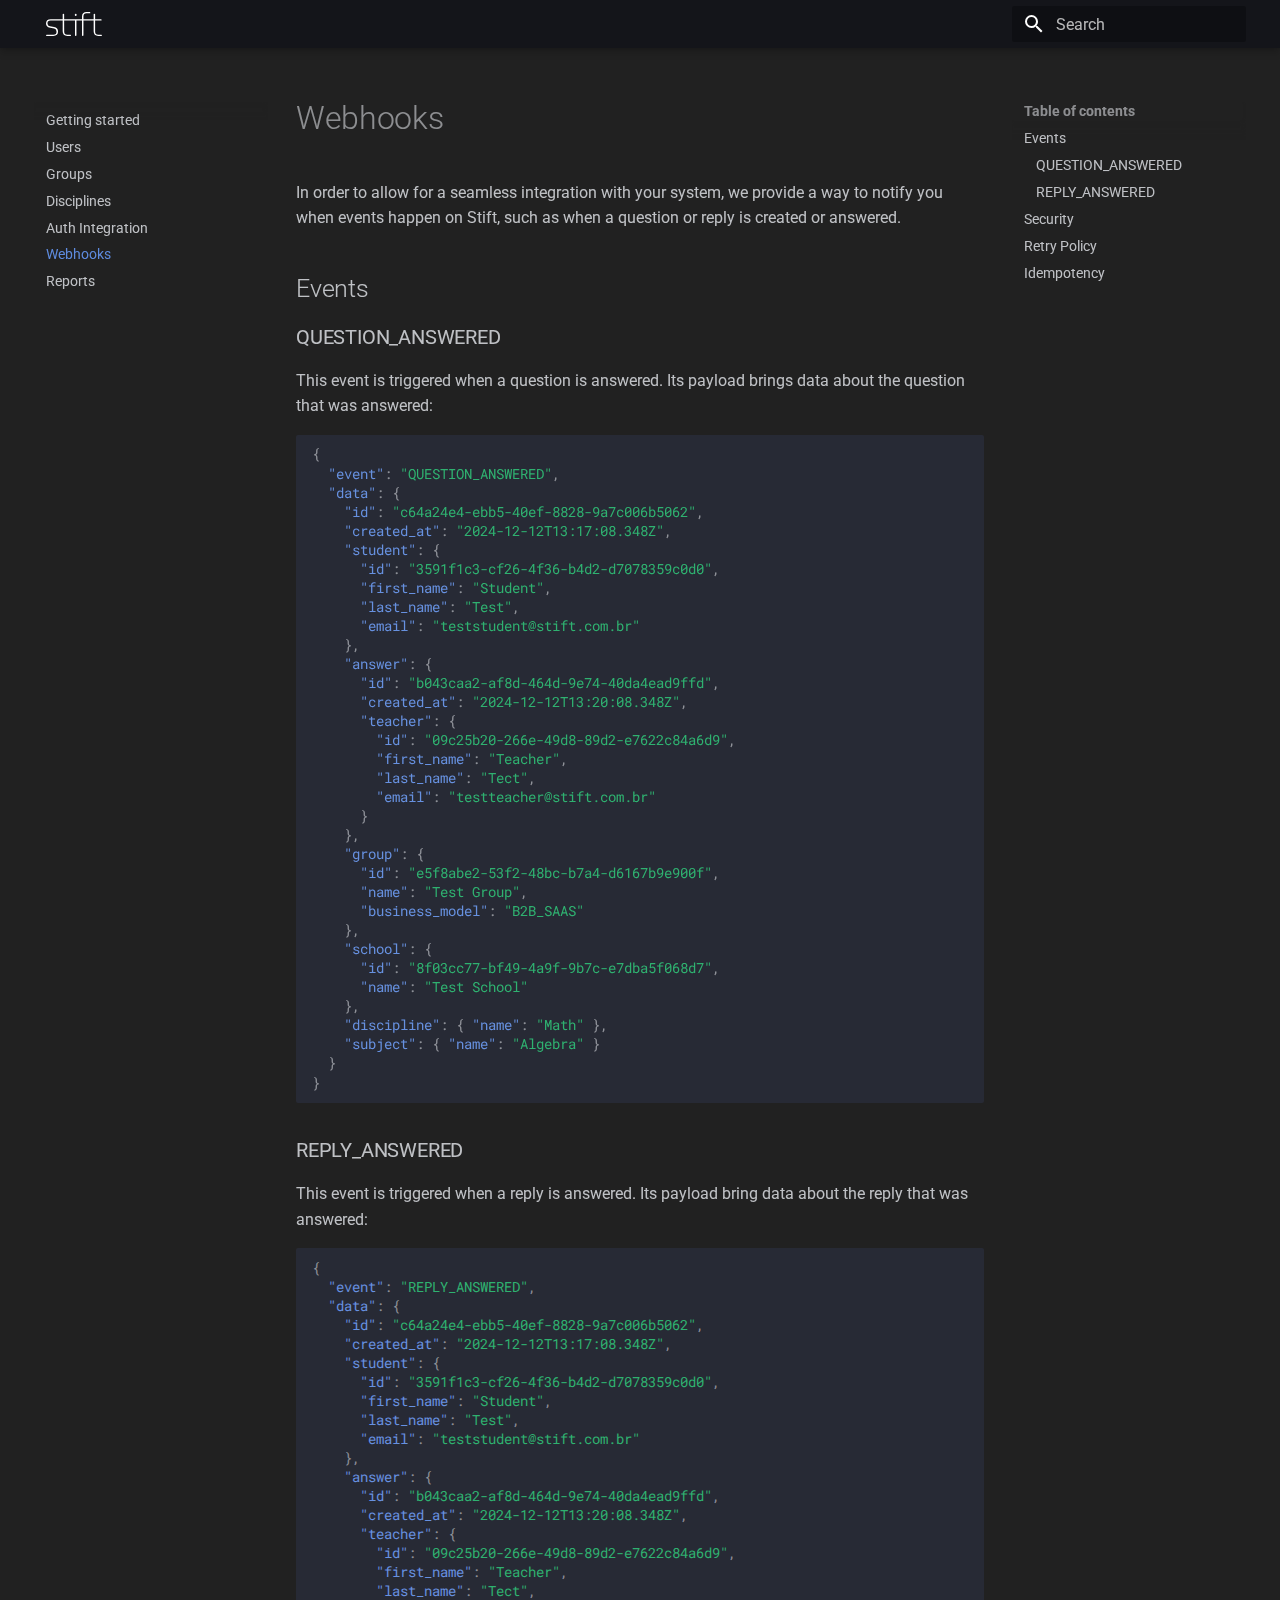
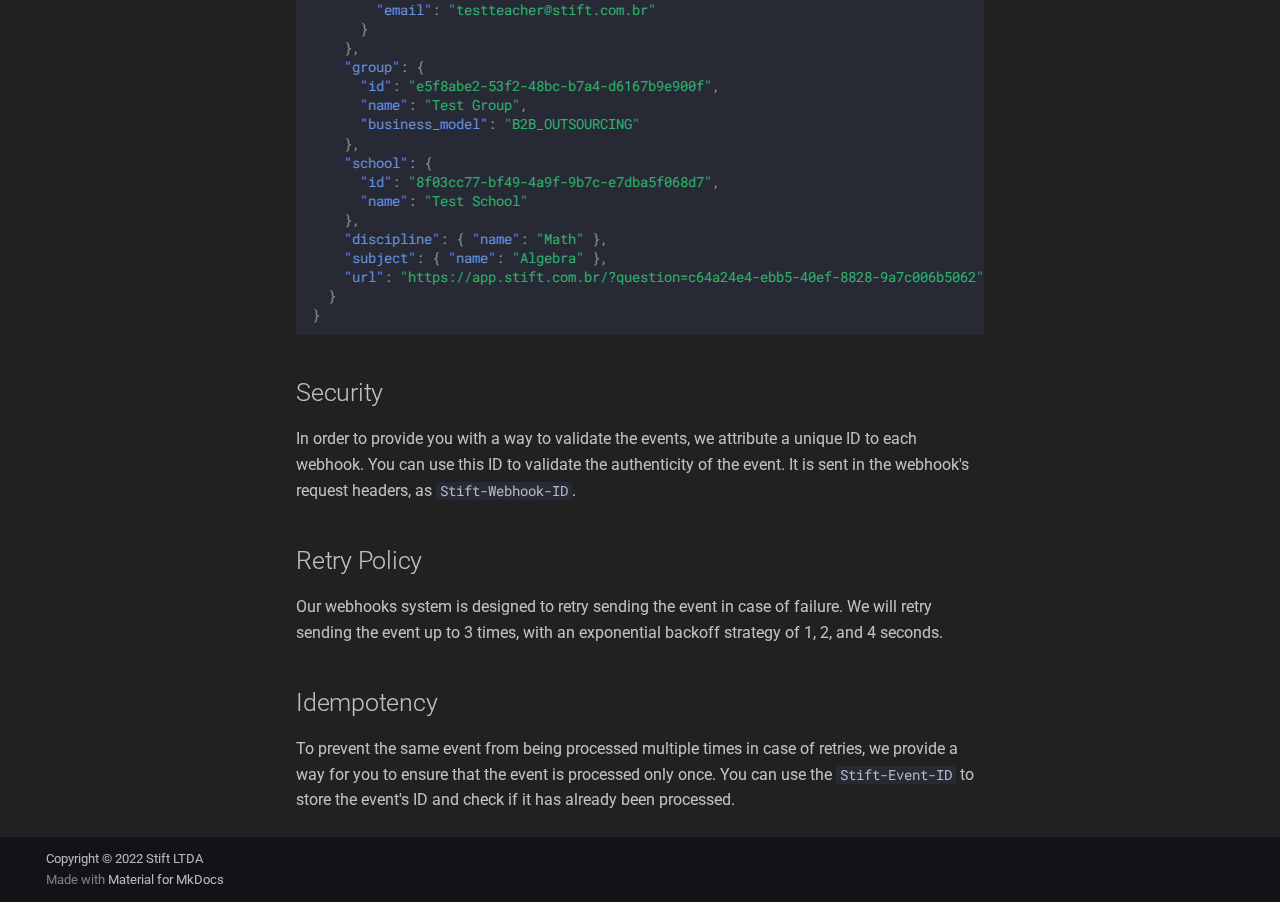
<file: webhooks/index.html>
<!doctype html>
<html lang="en" class="no-js">
  <head>
    
      <meta charset="utf-8">
      <meta name="viewport" content="width=device-width,initial-scale=1">
      
      
      
      
        <link rel="prev" href="../auth_integration/">
      
      
        <link rel="next" href="../reports/">
      
      
      <link rel="icon" href="../assets/favicon.png">
      <meta name="generator" content="mkdocs-1.6.1, mkdocs-material-9.6.7">
    
    
  <title>Stift Developers</title>

    
      <link rel="stylesheet" href="../assets/stylesheets/main.8608ea7d.min.css">
      
        
        <link rel="stylesheet" href="../assets/stylesheets/palette.06af60db.min.css">
      
      


    
    
      
    
    
      
        
        
        <link rel="preconnect" href="https://fonts.gstatic.com" crossorigin>
        <link rel="stylesheet" href="https://fonts.googleapis.com/css?family=Roboto:300,300i,400,400i,700,700i%7CRoboto+Mono:400,400i,700,700i&display=fallback">
        <style>:root{--md-text-font:"Roboto";--md-code-font:"Roboto Mono"}</style>
      
    
    
      <link rel="stylesheet" href="../stylesheets/extra.css">
    
    <script>__md_scope=new URL("..",location),__md_hash=e=>[...e].reduce(((e,_)=>(e<<5)-e+_.charCodeAt(0)),0),__md_get=(e,_=localStorage,t=__md_scope)=>JSON.parse(_.getItem(t.pathname+"."+e)),__md_set=(e,_,t=localStorage,a=__md_scope)=>{try{t.setItem(a.pathname+"."+e,JSON.stringify(_))}catch(e){}}</script>
    
      

    
    
    
  </head>
  
  
    
    
    
    
    
    <body dir="ltr" data-md-color-scheme="slate" data-md-color-primary="black" data-md-color-accent="indigo">
  
    
    <input class="md-toggle" data-md-toggle="drawer" type="checkbox" id="__drawer" autocomplete="off">
    <input class="md-toggle" data-md-toggle="search" type="checkbox" id="__search" autocomplete="off">
    <label class="md-overlay" for="__drawer"></label>
    <div data-md-component="skip">
      
        
        <a href="#webhooks" class="md-skip">
          Skip to content
        </a>
      
    </div>
    <div data-md-component="announce">
      
    </div>
    
    
      

  

<header class="md-header md-header--shadow" data-md-component="header">
  <nav class="md-header__inner md-grid" aria-label="Header">
    <a href=".." title="" class="md-header__button md-logo" aria-label="" data-md-component="logo">
      
  <img src="../assets/logo_white.svg" alt="logo">

    </a>
    <label class="md-header__button md-icon" for="__drawer">
      
      <svg xmlns="http://www.w3.org/2000/svg" viewBox="0 0 24 24"><path d="M3 6h18v2H3zm0 5h18v2H3zm0 5h18v2H3z"/></svg>
    </label>
    <div class="md-header__title" data-md-component="header-title">
      <div class="md-header__ellipsis">
        <div class="md-header__topic">
          <span class="md-ellipsis">
            
          </span>
        </div>
        <div class="md-header__topic" data-md-component="header-topic">
          <span class="md-ellipsis">
            
              Webhooks
            
          </span>
        </div>
      </div>
    </div>
    
      
    
    
    
    
      <label class="md-header__button md-icon" for="__search">
        
        <svg xmlns="http://www.w3.org/2000/svg" viewBox="0 0 24 24"><path d="M9.5 3A6.5 6.5 0 0 1 16 9.5c0 1.61-.59 3.09-1.56 4.23l.27.27h.79l5 5-1.5 1.5-5-5v-.79l-.27-.27A6.52 6.52 0 0 1 9.5 16 6.5 6.5 0 0 1 3 9.5 6.5 6.5 0 0 1 9.5 3m0 2C7 5 5 7 5 9.5S7 14 9.5 14 14 12 14 9.5 12 5 9.5 5"/></svg>
      </label>
      <div class="md-search" data-md-component="search" role="dialog">
  <label class="md-search__overlay" for="__search"></label>
  <div class="md-search__inner" role="search">
    <form class="md-search__form" name="search">
      <input type="text" class="md-search__input" name="query" aria-label="Search" placeholder="Search" autocapitalize="off" autocorrect="off" autocomplete="off" spellcheck="false" data-md-component="search-query" required>
      <label class="md-search__icon md-icon" for="__search">
        
        <svg xmlns="http://www.w3.org/2000/svg" viewBox="0 0 24 24"><path d="M9.5 3A6.5 6.5 0 0 1 16 9.5c0 1.61-.59 3.09-1.56 4.23l.27.27h.79l5 5-1.5 1.5-5-5v-.79l-.27-.27A6.52 6.52 0 0 1 9.5 16 6.5 6.5 0 0 1 3 9.5 6.5 6.5 0 0 1 9.5 3m0 2C7 5 5 7 5 9.5S7 14 9.5 14 14 12 14 9.5 12 5 9.5 5"/></svg>
        
        <svg xmlns="http://www.w3.org/2000/svg" viewBox="0 0 24 24"><path d="M20 11v2H8l5.5 5.5-1.42 1.42L4.16 12l7.92-7.92L13.5 5.5 8 11z"/></svg>
      </label>
      <nav class="md-search__options" aria-label="Search">
        
        <button type="reset" class="md-search__icon md-icon" title="Clear" aria-label="Clear" tabindex="-1">
          
          <svg xmlns="http://www.w3.org/2000/svg" viewBox="0 0 24 24"><path d="M19 6.41 17.59 5 12 10.59 6.41 5 5 6.41 10.59 12 5 17.59 6.41 19 12 13.41 17.59 19 19 17.59 13.41 12z"/></svg>
        </button>
      </nav>
      
    </form>
    <div class="md-search__output">
      <div class="md-search__scrollwrap" tabindex="0" data-md-scrollfix>
        <div class="md-search-result" data-md-component="search-result">
          <div class="md-search-result__meta">
            Initializing search
          </div>
          <ol class="md-search-result__list" role="presentation"></ol>
        </div>
      </div>
    </div>
  </div>
</div>
    
    
  </nav>
  
</header>
    
    <div class="md-container" data-md-component="container">
      
      
        
          
        
      
      <main class="md-main" data-md-component="main">
        <div class="md-main__inner md-grid">
          
            
              
              <div class="md-sidebar md-sidebar--primary" data-md-component="sidebar" data-md-type="navigation" >
                <div class="md-sidebar__scrollwrap">
                  <div class="md-sidebar__inner">
                    



<nav class="md-nav md-nav--primary" aria-label="Navigation" data-md-level="0">
  <label class="md-nav__title" for="__drawer">
    <a href=".." title="" class="md-nav__button md-logo" aria-label="" data-md-component="logo">
      
  <img src="../assets/logo_white.svg" alt="logo">

    </a>
    
  </label>
  
  <ul class="md-nav__list" data-md-scrollfix>
    
      
      
  
  
  
  
    <li class="md-nav__item">
      <a href=".." class="md-nav__link">
        
  
  <span class="md-ellipsis">
    Getting started
    
  </span>
  

      </a>
    </li>
  

    
      
      
  
  
  
  
    <li class="md-nav__item">
      <a href="../users/" class="md-nav__link">
        
  
  <span class="md-ellipsis">
    Users
    
  </span>
  

      </a>
    </li>
  

    
      
      
  
  
  
  
    <li class="md-nav__item">
      <a href="../groups/" class="md-nav__link">
        
  
  <span class="md-ellipsis">
    Groups
    
  </span>
  

      </a>
    </li>
  

    
      
      
  
  
  
  
    <li class="md-nav__item">
      <a href="../disciplines/" class="md-nav__link">
        
  
  <span class="md-ellipsis">
    Disciplines
    
  </span>
  

      </a>
    </li>
  

    
      
      
  
  
  
  
    <li class="md-nav__item">
      <a href="../auth_integration/" class="md-nav__link">
        
  
  <span class="md-ellipsis">
    Auth Integration
    
  </span>
  

      </a>
    </li>
  

    
      
      
  
  
    
  
  
  
    <li class="md-nav__item md-nav__item--active">
      
      <input class="md-nav__toggle md-toggle" type="checkbox" id="__toc">
      
      
        
      
      
        <label class="md-nav__link md-nav__link--active" for="__toc">
          
  
  <span class="md-ellipsis">
    Webhooks
    
  </span>
  

          <span class="md-nav__icon md-icon"></span>
        </label>
      
      <a href="./" class="md-nav__link md-nav__link--active">
        
  
  <span class="md-ellipsis">
    Webhooks
    
  </span>
  

      </a>
      
        

<nav class="md-nav md-nav--secondary" aria-label="Table of contents">
  
  
  
    
  
  
    <label class="md-nav__title" for="__toc">
      <span class="md-nav__icon md-icon"></span>
      Table of contents
    </label>
    <ul class="md-nav__list" data-md-component="toc" data-md-scrollfix>
      
        <li class="md-nav__item">
  <a href="#events" class="md-nav__link">
    <span class="md-ellipsis">
      Events
    </span>
  </a>
  
    <nav class="md-nav" aria-label="Events">
      <ul class="md-nav__list">
        
          <li class="md-nav__item">
  <a href="#question_answered" class="md-nav__link">
    <span class="md-ellipsis">
      QUESTION_ANSWERED
    </span>
  </a>
  
</li>
        
          <li class="md-nav__item">
  <a href="#reply_answered" class="md-nav__link">
    <span class="md-ellipsis">
      REPLY_ANSWERED
    </span>
  </a>
  
</li>
        
      </ul>
    </nav>
  
</li>
      
        <li class="md-nav__item">
  <a href="#security" class="md-nav__link">
    <span class="md-ellipsis">
      Security
    </span>
  </a>
  
</li>
      
        <li class="md-nav__item">
  <a href="#retry-policy" class="md-nav__link">
    <span class="md-ellipsis">
      Retry Policy
    </span>
  </a>
  
</li>
      
        <li class="md-nav__item">
  <a href="#idempotency" class="md-nav__link">
    <span class="md-ellipsis">
      Idempotency
    </span>
  </a>
  
</li>
      
    </ul>
  
</nav>
      
    </li>
  

    
      
      
  
  
  
  
    <li class="md-nav__item">
      <a href="../reports/" class="md-nav__link">
        
  
  <span class="md-ellipsis">
    Reports
    
  </span>
  

      </a>
    </li>
  

    
  </ul>
</nav>
                  </div>
                </div>
              </div>
            
            
              
              <div class="md-sidebar md-sidebar--secondary" data-md-component="sidebar" data-md-type="toc" >
                <div class="md-sidebar__scrollwrap">
                  <div class="md-sidebar__inner">
                    

<nav class="md-nav md-nav--secondary" aria-label="Table of contents">
  
  
  
    
  
  
    <label class="md-nav__title" for="__toc">
      <span class="md-nav__icon md-icon"></span>
      Table of contents
    </label>
    <ul class="md-nav__list" data-md-component="toc" data-md-scrollfix>
      
        <li class="md-nav__item">
  <a href="#events" class="md-nav__link">
    <span class="md-ellipsis">
      Events
    </span>
  </a>
  
    <nav class="md-nav" aria-label="Events">
      <ul class="md-nav__list">
        
          <li class="md-nav__item">
  <a href="#question_answered" class="md-nav__link">
    <span class="md-ellipsis">
      QUESTION_ANSWERED
    </span>
  </a>
  
</li>
        
          <li class="md-nav__item">
  <a href="#reply_answered" class="md-nav__link">
    <span class="md-ellipsis">
      REPLY_ANSWERED
    </span>
  </a>
  
</li>
        
      </ul>
    </nav>
  
</li>
      
        <li class="md-nav__item">
  <a href="#security" class="md-nav__link">
    <span class="md-ellipsis">
      Security
    </span>
  </a>
  
</li>
      
        <li class="md-nav__item">
  <a href="#retry-policy" class="md-nav__link">
    <span class="md-ellipsis">
      Retry Policy
    </span>
  </a>
  
</li>
      
        <li class="md-nav__item">
  <a href="#idempotency" class="md-nav__link">
    <span class="md-ellipsis">
      Idempotency
    </span>
  </a>
  
</li>
      
    </ul>
  
</nav>
                  </div>
                </div>
              </div>
            
          
          
            <div class="md-content" data-md-component="content">
              <article class="md-content__inner md-typeset">
                
                  



<h1 id="webhooks">Webhooks</h1>
<p>In order to allow for a seamless integration with your system, we provide a way to notify you when events happen on Stift, such as when a question or reply is created or answered.</p>
<h2 id="events">Events</h2>
<h3 id="question_answered">QUESTION_ANSWERED</h3>
<p>This event is triggered when a question is answered. Its payload brings data about the question that was answered:</p>
<div class="highlight"><pre><span></span><code><a id="__codelineno-0-1" name="__codelineno-0-1" href="#__codelineno-0-1"></a><span class="p">{</span>
<a id="__codelineno-0-2" name="__codelineno-0-2" href="#__codelineno-0-2"></a><span class="w">  </span><span class="nt">&quot;event&quot;</span><span class="p">:</span><span class="w"> </span><span class="s2">&quot;QUESTION_ANSWERED&quot;</span><span class="p">,</span>
<a id="__codelineno-0-3" name="__codelineno-0-3" href="#__codelineno-0-3"></a><span class="w">  </span><span class="nt">&quot;data&quot;</span><span class="p">:</span><span class="w"> </span><span class="p">{</span>
<a id="__codelineno-0-4" name="__codelineno-0-4" href="#__codelineno-0-4"></a><span class="w">    </span><span class="nt">&quot;id&quot;</span><span class="p">:</span><span class="w"> </span><span class="s2">&quot;c64a24e4-ebb5-40ef-8828-9a7c006b5062&quot;</span><span class="p">,</span>
<a id="__codelineno-0-5" name="__codelineno-0-5" href="#__codelineno-0-5"></a><span class="w">    </span><span class="nt">&quot;created_at&quot;</span><span class="p">:</span><span class="w"> </span><span class="s2">&quot;2024-12-12T13:17:08.348Z&quot;</span><span class="p">,</span>
<a id="__codelineno-0-6" name="__codelineno-0-6" href="#__codelineno-0-6"></a><span class="w">    </span><span class="nt">&quot;student&quot;</span><span class="p">:</span><span class="w"> </span><span class="p">{</span>
<a id="__codelineno-0-7" name="__codelineno-0-7" href="#__codelineno-0-7"></a><span class="w">      </span><span class="nt">&quot;id&quot;</span><span class="p">:</span><span class="w"> </span><span class="s2">&quot;3591f1c3-cf26-4f36-b4d2-d7078359c0d0&quot;</span><span class="p">,</span>
<a id="__codelineno-0-8" name="__codelineno-0-8" href="#__codelineno-0-8"></a><span class="w">      </span><span class="nt">&quot;first_name&quot;</span><span class="p">:</span><span class="w"> </span><span class="s2">&quot;Student&quot;</span><span class="p">,</span>
<a id="__codelineno-0-9" name="__codelineno-0-9" href="#__codelineno-0-9"></a><span class="w">      </span><span class="nt">&quot;last_name&quot;</span><span class="p">:</span><span class="w"> </span><span class="s2">&quot;Test&quot;</span><span class="p">,</span>
<a id="__codelineno-0-10" name="__codelineno-0-10" href="#__codelineno-0-10"></a><span class="w">      </span><span class="nt">&quot;email&quot;</span><span class="p">:</span><span class="w"> </span><span class="s2">&quot;teststudent@stift.com.br&quot;</span>
<a id="__codelineno-0-11" name="__codelineno-0-11" href="#__codelineno-0-11"></a><span class="w">    </span><span class="p">},</span>
<a id="__codelineno-0-12" name="__codelineno-0-12" href="#__codelineno-0-12"></a><span class="w">    </span><span class="nt">&quot;answer&quot;</span><span class="p">:</span><span class="w"> </span><span class="p">{</span>
<a id="__codelineno-0-13" name="__codelineno-0-13" href="#__codelineno-0-13"></a><span class="w">      </span><span class="nt">&quot;id&quot;</span><span class="p">:</span><span class="w"> </span><span class="s2">&quot;b043caa2-af8d-464d-9e74-40da4ead9ffd&quot;</span><span class="p">,</span>
<a id="__codelineno-0-14" name="__codelineno-0-14" href="#__codelineno-0-14"></a><span class="w">      </span><span class="nt">&quot;created_at&quot;</span><span class="p">:</span><span class="w"> </span><span class="s2">&quot;2024-12-12T13:20:08.348Z&quot;</span><span class="p">,</span>
<a id="__codelineno-0-15" name="__codelineno-0-15" href="#__codelineno-0-15"></a><span class="w">      </span><span class="nt">&quot;teacher&quot;</span><span class="p">:</span><span class="w"> </span><span class="p">{</span>
<a id="__codelineno-0-16" name="__codelineno-0-16" href="#__codelineno-0-16"></a><span class="w">        </span><span class="nt">&quot;id&quot;</span><span class="p">:</span><span class="w"> </span><span class="s2">&quot;09c25b20-266e-49d8-89d2-e7622c84a6d9&quot;</span><span class="p">,</span>
<a id="__codelineno-0-17" name="__codelineno-0-17" href="#__codelineno-0-17"></a><span class="w">        </span><span class="nt">&quot;first_name&quot;</span><span class="p">:</span><span class="w"> </span><span class="s2">&quot;Teacher&quot;</span><span class="p">,</span>
<a id="__codelineno-0-18" name="__codelineno-0-18" href="#__codelineno-0-18"></a><span class="w">        </span><span class="nt">&quot;last_name&quot;</span><span class="p">:</span><span class="w"> </span><span class="s2">&quot;Tect&quot;</span><span class="p">,</span>
<a id="__codelineno-0-19" name="__codelineno-0-19" href="#__codelineno-0-19"></a><span class="w">        </span><span class="nt">&quot;email&quot;</span><span class="p">:</span><span class="w"> </span><span class="s2">&quot;testteacher@stift.com.br&quot;</span>
<a id="__codelineno-0-20" name="__codelineno-0-20" href="#__codelineno-0-20"></a><span class="w">      </span><span class="p">}</span>
<a id="__codelineno-0-21" name="__codelineno-0-21" href="#__codelineno-0-21"></a><span class="w">    </span><span class="p">},</span>
<a id="__codelineno-0-22" name="__codelineno-0-22" href="#__codelineno-0-22"></a><span class="w">    </span><span class="nt">&quot;group&quot;</span><span class="p">:</span><span class="w"> </span><span class="p">{</span>
<a id="__codelineno-0-23" name="__codelineno-0-23" href="#__codelineno-0-23"></a><span class="w">      </span><span class="nt">&quot;id&quot;</span><span class="p">:</span><span class="w"> </span><span class="s2">&quot;e5f8abe2-53f2-48bc-b7a4-d6167b9e900f&quot;</span><span class="p">,</span>
<a id="__codelineno-0-24" name="__codelineno-0-24" href="#__codelineno-0-24"></a><span class="w">      </span><span class="nt">&quot;name&quot;</span><span class="p">:</span><span class="w"> </span><span class="s2">&quot;Test Group&quot;</span><span class="p">,</span>
<a id="__codelineno-0-25" name="__codelineno-0-25" href="#__codelineno-0-25"></a><span class="w">      </span><span class="nt">&quot;business_model&quot;</span><span class="p">:</span><span class="w"> </span><span class="s2">&quot;B2B_SAAS&quot;</span>
<a id="__codelineno-0-26" name="__codelineno-0-26" href="#__codelineno-0-26"></a><span class="w">    </span><span class="p">},</span>
<a id="__codelineno-0-27" name="__codelineno-0-27" href="#__codelineno-0-27"></a><span class="w">    </span><span class="nt">&quot;school&quot;</span><span class="p">:</span><span class="w"> </span><span class="p">{</span>
<a id="__codelineno-0-28" name="__codelineno-0-28" href="#__codelineno-0-28"></a><span class="w">      </span><span class="nt">&quot;id&quot;</span><span class="p">:</span><span class="w"> </span><span class="s2">&quot;8f03cc77-bf49-4a9f-9b7c-e7dba5f068d7&quot;</span><span class="p">,</span>
<a id="__codelineno-0-29" name="__codelineno-0-29" href="#__codelineno-0-29"></a><span class="w">      </span><span class="nt">&quot;name&quot;</span><span class="p">:</span><span class="w"> </span><span class="s2">&quot;Test School&quot;</span>
<a id="__codelineno-0-30" name="__codelineno-0-30" href="#__codelineno-0-30"></a><span class="w">    </span><span class="p">},</span>
<a id="__codelineno-0-31" name="__codelineno-0-31" href="#__codelineno-0-31"></a><span class="w">    </span><span class="nt">&quot;discipline&quot;</span><span class="p">:</span><span class="w"> </span><span class="p">{</span><span class="w"> </span><span class="nt">&quot;name&quot;</span><span class="p">:</span><span class="w"> </span><span class="s2">&quot;Math&quot;</span><span class="w"> </span><span class="p">},</span>
<a id="__codelineno-0-32" name="__codelineno-0-32" href="#__codelineno-0-32"></a><span class="w">    </span><span class="nt">&quot;subject&quot;</span><span class="p">:</span><span class="w"> </span><span class="p">{</span><span class="w"> </span><span class="nt">&quot;name&quot;</span><span class="p">:</span><span class="w"> </span><span class="s2">&quot;Algebra&quot;</span><span class="w"> </span><span class="p">}</span>
<a id="__codelineno-0-33" name="__codelineno-0-33" href="#__codelineno-0-33"></a><span class="w">  </span><span class="p">}</span>
<a id="__codelineno-0-34" name="__codelineno-0-34" href="#__codelineno-0-34"></a><span class="p">}</span>
</code></pre></div>
<h3 id="reply_answered">REPLY_ANSWERED</h3>
<p>This event is triggered when a reply is answered. Its payload bring data about the reply that was answered:</p>
<div class="highlight"><pre><span></span><code><a id="__codelineno-1-1" name="__codelineno-1-1" href="#__codelineno-1-1"></a><span class="p">{</span>
<a id="__codelineno-1-2" name="__codelineno-1-2" href="#__codelineno-1-2"></a><span class="w">  </span><span class="nt">&quot;event&quot;</span><span class="p">:</span><span class="w"> </span><span class="s2">&quot;REPLY_ANSWERED&quot;</span><span class="p">,</span>
<a id="__codelineno-1-3" name="__codelineno-1-3" href="#__codelineno-1-3"></a><span class="w">  </span><span class="nt">&quot;data&quot;</span><span class="p">:</span><span class="w"> </span><span class="p">{</span>
<a id="__codelineno-1-4" name="__codelineno-1-4" href="#__codelineno-1-4"></a><span class="w">    </span><span class="nt">&quot;id&quot;</span><span class="p">:</span><span class="w"> </span><span class="s2">&quot;c64a24e4-ebb5-40ef-8828-9a7c006b5062&quot;</span><span class="p">,</span>
<a id="__codelineno-1-5" name="__codelineno-1-5" href="#__codelineno-1-5"></a><span class="w">    </span><span class="nt">&quot;created_at&quot;</span><span class="p">:</span><span class="w"> </span><span class="s2">&quot;2024-12-12T13:17:08.348Z&quot;</span><span class="p">,</span>
<a id="__codelineno-1-6" name="__codelineno-1-6" href="#__codelineno-1-6"></a><span class="w">    </span><span class="nt">&quot;student&quot;</span><span class="p">:</span><span class="w"> </span><span class="p">{</span>
<a id="__codelineno-1-7" name="__codelineno-1-7" href="#__codelineno-1-7"></a><span class="w">      </span><span class="nt">&quot;id&quot;</span><span class="p">:</span><span class="w"> </span><span class="s2">&quot;3591f1c3-cf26-4f36-b4d2-d7078359c0d0&quot;</span><span class="p">,</span>
<a id="__codelineno-1-8" name="__codelineno-1-8" href="#__codelineno-1-8"></a><span class="w">      </span><span class="nt">&quot;first_name&quot;</span><span class="p">:</span><span class="w"> </span><span class="s2">&quot;Student&quot;</span><span class="p">,</span>
<a id="__codelineno-1-9" name="__codelineno-1-9" href="#__codelineno-1-9"></a><span class="w">      </span><span class="nt">&quot;last_name&quot;</span><span class="p">:</span><span class="w"> </span><span class="s2">&quot;Test&quot;</span><span class="p">,</span>
<a id="__codelineno-1-10" name="__codelineno-1-10" href="#__codelineno-1-10"></a><span class="w">      </span><span class="nt">&quot;email&quot;</span><span class="p">:</span><span class="w"> </span><span class="s2">&quot;teststudent@stift.com.br&quot;</span>
<a id="__codelineno-1-11" name="__codelineno-1-11" href="#__codelineno-1-11"></a><span class="w">    </span><span class="p">},</span>
<a id="__codelineno-1-12" name="__codelineno-1-12" href="#__codelineno-1-12"></a><span class="w">    </span><span class="nt">&quot;answer&quot;</span><span class="p">:</span><span class="w"> </span><span class="p">{</span>
<a id="__codelineno-1-13" name="__codelineno-1-13" href="#__codelineno-1-13"></a><span class="w">      </span><span class="nt">&quot;id&quot;</span><span class="p">:</span><span class="w"> </span><span class="s2">&quot;b043caa2-af8d-464d-9e74-40da4ead9ffd&quot;</span><span class="p">,</span>
<a id="__codelineno-1-14" name="__codelineno-1-14" href="#__codelineno-1-14"></a><span class="w">      </span><span class="nt">&quot;created_at&quot;</span><span class="p">:</span><span class="w"> </span><span class="s2">&quot;2024-12-12T13:20:08.348Z&quot;</span><span class="p">,</span>
<a id="__codelineno-1-15" name="__codelineno-1-15" href="#__codelineno-1-15"></a><span class="w">      </span><span class="nt">&quot;teacher&quot;</span><span class="p">:</span><span class="w"> </span><span class="p">{</span>
<a id="__codelineno-1-16" name="__codelineno-1-16" href="#__codelineno-1-16"></a><span class="w">        </span><span class="nt">&quot;id&quot;</span><span class="p">:</span><span class="w"> </span><span class="s2">&quot;09c25b20-266e-49d8-89d2-e7622c84a6d9&quot;</span><span class="p">,</span>
<a id="__codelineno-1-17" name="__codelineno-1-17" href="#__codelineno-1-17"></a><span class="w">        </span><span class="nt">&quot;first_name&quot;</span><span class="p">:</span><span class="w"> </span><span class="s2">&quot;Teacher&quot;</span><span class="p">,</span>
<a id="__codelineno-1-18" name="__codelineno-1-18" href="#__codelineno-1-18"></a><span class="w">        </span><span class="nt">&quot;last_name&quot;</span><span class="p">:</span><span class="w"> </span><span class="s2">&quot;Tect&quot;</span><span class="p">,</span>
<a id="__codelineno-1-19" name="__codelineno-1-19" href="#__codelineno-1-19"></a><span class="w">        </span><span class="nt">&quot;email&quot;</span><span class="p">:</span><span class="w"> </span><span class="s2">&quot;testteacher@stift.com.br&quot;</span>
<a id="__codelineno-1-20" name="__codelineno-1-20" href="#__codelineno-1-20"></a><span class="w">      </span><span class="p">}</span>
<a id="__codelineno-1-21" name="__codelineno-1-21" href="#__codelineno-1-21"></a><span class="w">    </span><span class="p">},</span>
<a id="__codelineno-1-22" name="__codelineno-1-22" href="#__codelineno-1-22"></a><span class="w">    </span><span class="nt">&quot;group&quot;</span><span class="p">:</span><span class="w"> </span><span class="p">{</span>
<a id="__codelineno-1-23" name="__codelineno-1-23" href="#__codelineno-1-23"></a><span class="w">      </span><span class="nt">&quot;id&quot;</span><span class="p">:</span><span class="w"> </span><span class="s2">&quot;e5f8abe2-53f2-48bc-b7a4-d6167b9e900f&quot;</span><span class="p">,</span>
<a id="__codelineno-1-24" name="__codelineno-1-24" href="#__codelineno-1-24"></a><span class="w">      </span><span class="nt">&quot;name&quot;</span><span class="p">:</span><span class="w"> </span><span class="s2">&quot;Test Group&quot;</span><span class="p">,</span>
<a id="__codelineno-1-25" name="__codelineno-1-25" href="#__codelineno-1-25"></a><span class="w">      </span><span class="nt">&quot;business_model&quot;</span><span class="p">:</span><span class="w"> </span><span class="s2">&quot;B2B_OUTSOURCING&quot;</span>
<a id="__codelineno-1-26" name="__codelineno-1-26" href="#__codelineno-1-26"></a><span class="w">    </span><span class="p">},</span>
<a id="__codelineno-1-27" name="__codelineno-1-27" href="#__codelineno-1-27"></a><span class="w">    </span><span class="nt">&quot;school&quot;</span><span class="p">:</span><span class="w"> </span><span class="p">{</span>
<a id="__codelineno-1-28" name="__codelineno-1-28" href="#__codelineno-1-28"></a><span class="w">      </span><span class="nt">&quot;id&quot;</span><span class="p">:</span><span class="w"> </span><span class="s2">&quot;8f03cc77-bf49-4a9f-9b7c-e7dba5f068d7&quot;</span><span class="p">,</span>
<a id="__codelineno-1-29" name="__codelineno-1-29" href="#__codelineno-1-29"></a><span class="w">      </span><span class="nt">&quot;name&quot;</span><span class="p">:</span><span class="w"> </span><span class="s2">&quot;Test School&quot;</span>
<a id="__codelineno-1-30" name="__codelineno-1-30" href="#__codelineno-1-30"></a><span class="w">    </span><span class="p">},</span>
<a id="__codelineno-1-31" name="__codelineno-1-31" href="#__codelineno-1-31"></a><span class="w">    </span><span class="nt">&quot;discipline&quot;</span><span class="p">:</span><span class="w"> </span><span class="p">{</span><span class="w"> </span><span class="nt">&quot;name&quot;</span><span class="p">:</span><span class="w"> </span><span class="s2">&quot;Math&quot;</span><span class="w"> </span><span class="p">},</span>
<a id="__codelineno-1-32" name="__codelineno-1-32" href="#__codelineno-1-32"></a><span class="w">    </span><span class="nt">&quot;subject&quot;</span><span class="p">:</span><span class="w"> </span><span class="p">{</span><span class="w"> </span><span class="nt">&quot;name&quot;</span><span class="p">:</span><span class="w"> </span><span class="s2">&quot;Algebra&quot;</span><span class="w"> </span><span class="p">},</span>
<a id="__codelineno-1-33" name="__codelineno-1-33" href="#__codelineno-1-33"></a><span class="w">    </span><span class="nt">&quot;url&quot;</span><span class="p">:</span><span class="w"> </span><span class="s2">&quot;https://app.stift.com.br/?question=c64a24e4-ebb5-40ef-8828-9a7c006b5062&quot;</span>
<a id="__codelineno-1-34" name="__codelineno-1-34" href="#__codelineno-1-34"></a><span class="w">  </span><span class="p">}</span>
<a id="__codelineno-1-35" name="__codelineno-1-35" href="#__codelineno-1-35"></a><span class="p">}</span>
</code></pre></div>
<h2 id="security">Security</h2>
<p>In order to provide you with a way to validate the events, we attribute a unique ID to each webhook. You can use this ID to validate the authenticity of the event. It is sent in the webhook's request headers, as <code>Stift-Webhook-ID</code>.</p>
<h2 id="retry-policy">Retry Policy</h2>
<p>Our webhooks system is designed to retry sending the event in case of failure. We will retry sending the event up to 3 times, with an exponential backoff strategy of 1, 2, and 4 seconds.</p>
<h2 id="idempotency">Idempotency</h2>
<p>To prevent the same event from being processed multiple times in case of retries, we provide a way for you to ensure that the event is processed only once. You can use the <code>Stift-Event-ID</code> to store the event's ID and check if it has already been processed.</p>












                
              </article>
            </div>
          
          
<script>var target=document.getElementById(location.hash.slice(1));target&&target.name&&(target.checked=target.name.startsWith("__tabbed_"))</script>
        </div>
        
          <button type="button" class="md-top md-icon" data-md-component="top" hidden>
  
  <svg xmlns="http://www.w3.org/2000/svg" viewBox="0 0 24 24"><path d="M13 20h-2V8l-5.5 5.5-1.42-1.42L12 4.16l7.92 7.92-1.42 1.42L13 8z"/></svg>
  Back to top
</button>
        
      </main>
      
        <footer class="md-footer">
  
  <div class="md-footer-meta md-typeset">
    <div class="md-footer-meta__inner md-grid">
      <div class="md-copyright">
  
    <div class="md-copyright__highlight">
      Copyright &copy; 2022 Stift LTDA
    </div>
  
  
    Made with
    <a href="https://squidfunk.github.io/mkdocs-material/" target="_blank" rel="noopener">
      Material for MkDocs
    </a>
  
</div>
      
    </div>
  </div>
</footer>
      
    </div>
    <div class="md-dialog" data-md-component="dialog">
      <div class="md-dialog__inner md-typeset"></div>
    </div>
    
    
    <script id="__config" type="application/json">{"base": "..", "features": ["navigation.instant", "navigation.tracking", "navigation.top"], "search": "../assets/javascripts/workers/search.f8cc74c7.min.js", "translations": {"clipboard.copied": "Copied to clipboard", "clipboard.copy": "Copy to clipboard", "search.result.more.one": "1 more on this page", "search.result.more.other": "# more on this page", "search.result.none": "No matching documents", "search.result.one": "1 matching document", "search.result.other": "# matching documents", "search.result.placeholder": "Type to start searching", "search.result.term.missing": "Missing", "select.version": "Select version"}}</script>
    
    
      <script src="../assets/javascripts/bundle.c8b220af.min.js"></script>
      
    
  </body>
</html>
</file>
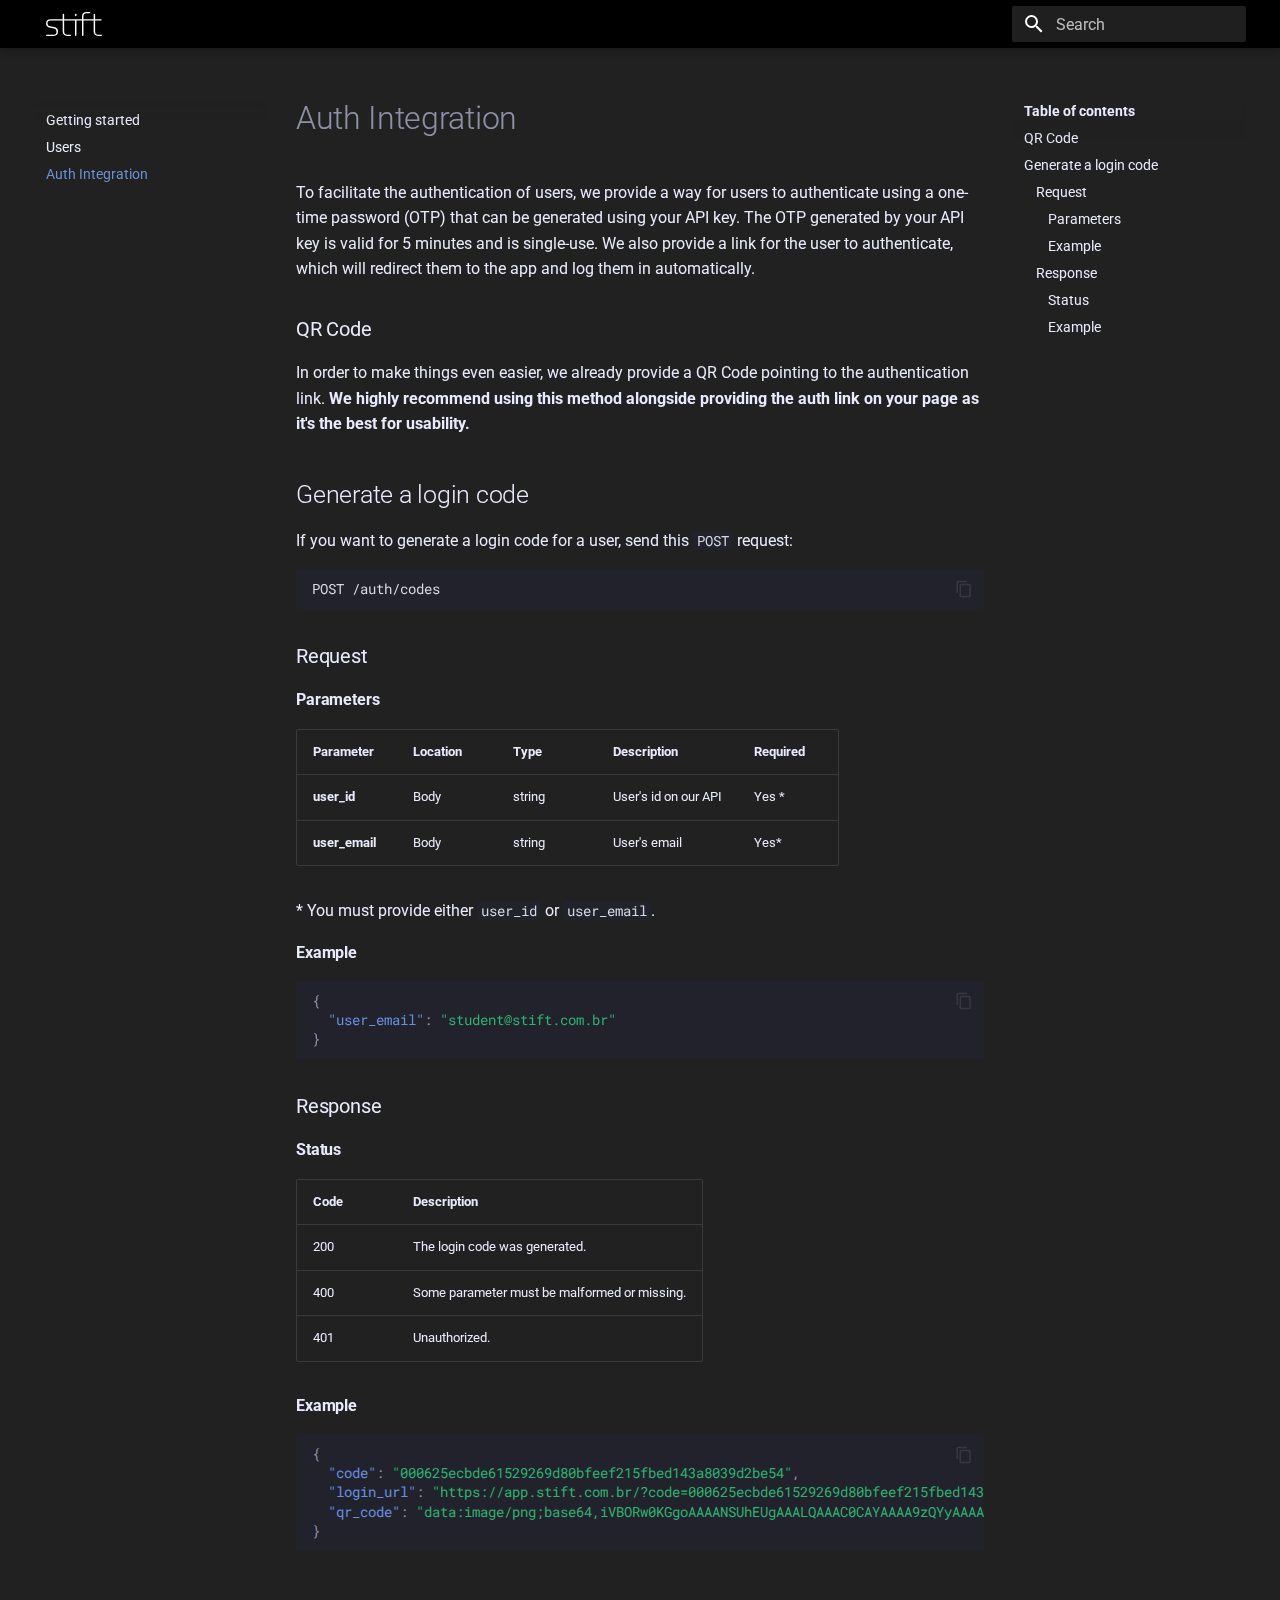
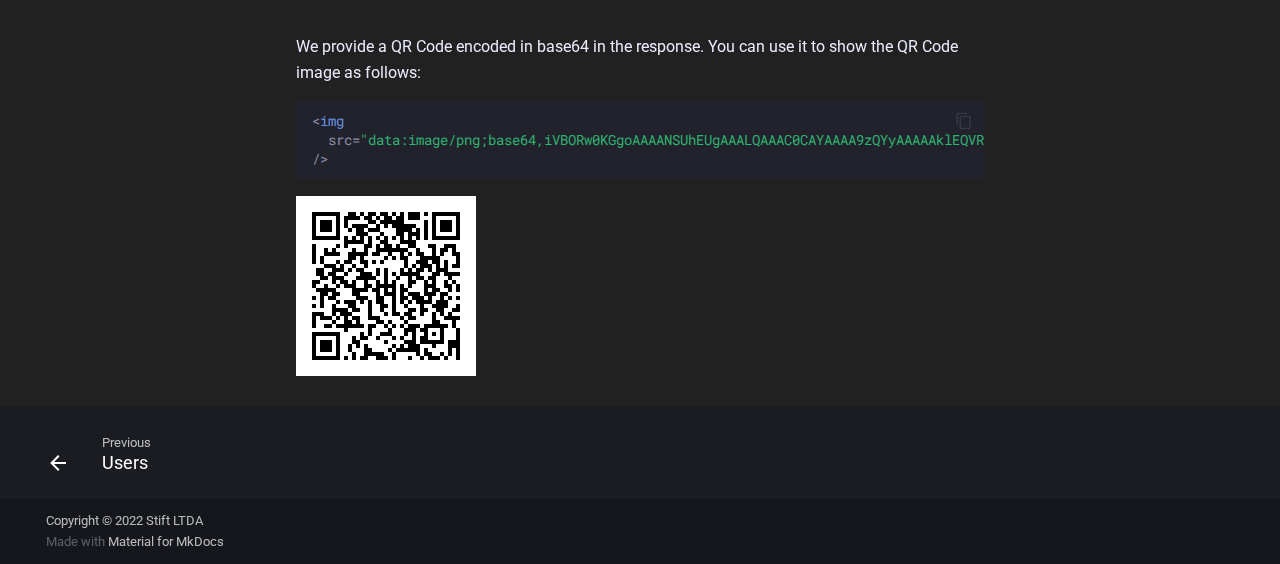
<file: site/auth_integration/index.html>
<!doctype html>
<html lang="en" class="no-js">
  <head>
    
      <meta charset="utf-8">
      <meta name="viewport" content="width=device-width,initial-scale=1">
      
      
      
      <link rel="icon" href="../assets/favicon.png">
      <meta name="generator" content="mkdocs-1.4.2, mkdocs-material-8.5.10">
    
    
  <title>Stift Developers</title>

    
      <link rel="stylesheet" href="../assets/stylesheets/main.975780f9.min.css">
      
        
        <link rel="stylesheet" href="../assets/stylesheets/palette.2505c338.min.css">
        
          
          
          <meta name="theme-color" content="#000000">
        
      
      

    
    
    
      
        
        
        <link rel="preconnect" href="https://fonts.gstatic.com" crossorigin>
        <link rel="stylesheet" href="https://fonts.googleapis.com/css?family=Roboto:300,300i,400,400i,700,700i%7CRoboto+Mono:400,400i,700,700i&display=fallback">
        <style>:root{--md-text-font:"Roboto";--md-code-font:"Roboto Mono"}</style>
      
    
    
      <link rel="stylesheet" href="../stylesheets/extra.css">
    
    <script>__md_scope=new URL("..",location),__md_hash=e=>[...e].reduce((e,_)=>(e<<5)-e+_.charCodeAt(0),0),__md_get=(e,_=localStorage,t=__md_scope)=>JSON.parse(_.getItem(t.pathname+"."+e)),__md_set=(e,_,t=localStorage,a=__md_scope)=>{try{t.setItem(a.pathname+"."+e,JSON.stringify(_))}catch(e){}}</script>
    
      

    
    
    
  </head>
  
  
    
    
    
    
    
    <body dir="ltr" data-md-color-scheme="slate" data-md-color-primary="black" data-md-color-accent="indigo">
  
    
    
    <input class="md-toggle" data-md-toggle="drawer" type="checkbox" id="__drawer" autocomplete="off">
    <input class="md-toggle" data-md-toggle="search" type="checkbox" id="__search" autocomplete="off">
    <label class="md-overlay" for="__drawer"></label>
    <div data-md-component="skip">
      
        
        <a href="#auth-integration" class="md-skip">
          Skip to content
        </a>
      
    </div>
    <div data-md-component="announce">
      
    </div>
    
    
      

<header class="md-header" data-md-component="header">
  <nav class="md-header__inner md-grid" aria-label="Header">
    <a href=".." title="" class="md-header__button md-logo" aria-label="" data-md-component="logo">
      
  <img src="../assets/logo_white.svg" alt="logo">

    </a>
    <label class="md-header__button md-icon" for="__drawer">
      <svg xmlns="http://www.w3.org/2000/svg" viewBox="0 0 24 24"><path d="M3 6h18v2H3V6m0 5h18v2H3v-2m0 5h18v2H3v-2Z"/></svg>
    </label>
    <div class="md-header__title" data-md-component="header-title">
      <div class="md-header__ellipsis">
        <div class="md-header__topic">
          <span class="md-ellipsis">
            
          </span>
        </div>
        <div class="md-header__topic" data-md-component="header-topic">
          <span class="md-ellipsis">
            
              Auth Integration
            
          </span>
        </div>
      </div>
    </div>
    
    
    
      <label class="md-header__button md-icon" for="__search">
        <svg xmlns="http://www.w3.org/2000/svg" viewBox="0 0 24 24"><path d="M9.5 3A6.5 6.5 0 0 1 16 9.5c0 1.61-.59 3.09-1.56 4.23l.27.27h.79l5 5-1.5 1.5-5-5v-.79l-.27-.27A6.516 6.516 0 0 1 9.5 16 6.5 6.5 0 0 1 3 9.5 6.5 6.5 0 0 1 9.5 3m0 2C7 5 5 7 5 9.5S7 14 9.5 14 14 12 14 9.5 12 5 9.5 5Z"/></svg>
      </label>
      <div class="md-search" data-md-component="search" role="dialog">
  <label class="md-search__overlay" for="__search"></label>
  <div class="md-search__inner" role="search">
    <form class="md-search__form" name="search">
      <input type="text" class="md-search__input" name="query" aria-label="Search" placeholder="Search" autocapitalize="off" autocorrect="off" autocomplete="off" spellcheck="false" data-md-component="search-query" required>
      <label class="md-search__icon md-icon" for="__search">
        <svg xmlns="http://www.w3.org/2000/svg" viewBox="0 0 24 24"><path d="M9.5 3A6.5 6.5 0 0 1 16 9.5c0 1.61-.59 3.09-1.56 4.23l.27.27h.79l5 5-1.5 1.5-5-5v-.79l-.27-.27A6.516 6.516 0 0 1 9.5 16 6.5 6.5 0 0 1 3 9.5 6.5 6.5 0 0 1 9.5 3m0 2C7 5 5 7 5 9.5S7 14 9.5 14 14 12 14 9.5 12 5 9.5 5Z"/></svg>
        <svg xmlns="http://www.w3.org/2000/svg" viewBox="0 0 24 24"><path d="M20 11v2H8l5.5 5.5-1.42 1.42L4.16 12l7.92-7.92L13.5 5.5 8 11h12Z"/></svg>
      </label>
      <nav class="md-search__options" aria-label="Search">
        
        <button type="reset" class="md-search__icon md-icon" title="Clear" aria-label="Clear" tabindex="-1">
          <svg xmlns="http://www.w3.org/2000/svg" viewBox="0 0 24 24"><path d="M19 6.41 17.59 5 12 10.59 6.41 5 5 6.41 10.59 12 5 17.59 6.41 19 12 13.41 17.59 19 19 17.59 13.41 12 19 6.41Z"/></svg>
        </button>
      </nav>
      
    </form>
    <div class="md-search__output">
      <div class="md-search__scrollwrap" data-md-scrollfix>
        <div class="md-search-result" data-md-component="search-result">
          <div class="md-search-result__meta">
            Initializing search
          </div>
          <ol class="md-search-result__list"></ol>
        </div>
      </div>
    </div>
  </div>
</div>
    
    
  </nav>
  
</header>
    
    <div class="md-container" data-md-component="container">
      
      
        
          
        
      
      <main class="md-main" data-md-component="main">
        <div class="md-main__inner md-grid">
          
            
              
              <div class="md-sidebar md-sidebar--primary" data-md-component="sidebar" data-md-type="navigation" >
                <div class="md-sidebar__scrollwrap">
                  <div class="md-sidebar__inner">
                    


<nav class="md-nav md-nav--primary" aria-label="Navigation" data-md-level="0">
  <label class="md-nav__title" for="__drawer">
    <a href=".." title="" class="md-nav__button md-logo" aria-label="" data-md-component="logo">
      
  <img src="../assets/logo_white.svg" alt="logo">

    </a>
    
  </label>
  
  <ul class="md-nav__list" data-md-scrollfix>
    
      
      
      

  
  
  
    <li class="md-nav__item">
      <a href=".." class="md-nav__link">
        Getting started
      </a>
    </li>
  

    
      
      
      

  
  
  
    <li class="md-nav__item">
      <a href="../users/" class="md-nav__link">
        Users
      </a>
    </li>
  

    
      
      
      

  
  
    
  
  
    <li class="md-nav__item md-nav__item--active">
      
      <input class="md-nav__toggle md-toggle" data-md-toggle="toc" type="checkbox" id="__toc">
      
      
        
      
      
        <label class="md-nav__link md-nav__link--active" for="__toc">
          Auth Integration
          <span class="md-nav__icon md-icon"></span>
        </label>
      
      <a href="./" class="md-nav__link md-nav__link--active">
        Auth Integration
      </a>
      
        

<nav class="md-nav md-nav--secondary" aria-label="Table of contents">
  
  
  
    
  
  
    <label class="md-nav__title" for="__toc">
      <span class="md-nav__icon md-icon"></span>
      Table of contents
    </label>
    <ul class="md-nav__list" data-md-component="toc" data-md-scrollfix>
      
        <li class="md-nav__item">
  <a href="#qr-code" class="md-nav__link">
    QR Code
  </a>
  
</li>
      
        <li class="md-nav__item">
  <a href="#generate-a-login-code" class="md-nav__link">
    Generate a login code
  </a>
  
    <nav class="md-nav" aria-label="Generate a login code">
      <ul class="md-nav__list">
        
          <li class="md-nav__item">
  <a href="#request" class="md-nav__link">
    Request
  </a>
  
    <nav class="md-nav" aria-label="Request">
      <ul class="md-nav__list">
        
          <li class="md-nav__item">
  <a href="#parameters" class="md-nav__link">
    Parameters
  </a>
  
</li>
        
          <li class="md-nav__item">
  <a href="#example" class="md-nav__link">
    Example
  </a>
  
</li>
        
      </ul>
    </nav>
  
</li>
        
          <li class="md-nav__item">
  <a href="#response" class="md-nav__link">
    Response
  </a>
  
    <nav class="md-nav" aria-label="Response">
      <ul class="md-nav__list">
        
          <li class="md-nav__item">
  <a href="#status" class="md-nav__link">
    Status
  </a>
  
</li>
        
          <li class="md-nav__item">
  <a href="#example_1" class="md-nav__link">
    Example
  </a>
  
</li>
        
      </ul>
    </nav>
  
</li>
        
      </ul>
    </nav>
  
</li>
      
    </ul>
  
</nav>
      
    </li>
  

    
  </ul>
</nav>
                  </div>
                </div>
              </div>
            
            
              
              <div class="md-sidebar md-sidebar--secondary" data-md-component="sidebar" data-md-type="toc" >
                <div class="md-sidebar__scrollwrap">
                  <div class="md-sidebar__inner">
                    

<nav class="md-nav md-nav--secondary" aria-label="Table of contents">
  
  
  
    
  
  
    <label class="md-nav__title" for="__toc">
      <span class="md-nav__icon md-icon"></span>
      Table of contents
    </label>
    <ul class="md-nav__list" data-md-component="toc" data-md-scrollfix>
      
        <li class="md-nav__item">
  <a href="#qr-code" class="md-nav__link">
    QR Code
  </a>
  
</li>
      
        <li class="md-nav__item">
  <a href="#generate-a-login-code" class="md-nav__link">
    Generate a login code
  </a>
  
    <nav class="md-nav" aria-label="Generate a login code">
      <ul class="md-nav__list">
        
          <li class="md-nav__item">
  <a href="#request" class="md-nav__link">
    Request
  </a>
  
    <nav class="md-nav" aria-label="Request">
      <ul class="md-nav__list">
        
          <li class="md-nav__item">
  <a href="#parameters" class="md-nav__link">
    Parameters
  </a>
  
</li>
        
          <li class="md-nav__item">
  <a href="#example" class="md-nav__link">
    Example
  </a>
  
</li>
        
      </ul>
    </nav>
  
</li>
        
          <li class="md-nav__item">
  <a href="#response" class="md-nav__link">
    Response
  </a>
  
    <nav class="md-nav" aria-label="Response">
      <ul class="md-nav__list">
        
          <li class="md-nav__item">
  <a href="#status" class="md-nav__link">
    Status
  </a>
  
</li>
        
          <li class="md-nav__item">
  <a href="#example_1" class="md-nav__link">
    Example
  </a>
  
</li>
        
      </ul>
    </nav>
  
</li>
        
      </ul>
    </nav>
  
</li>
      
    </ul>
  
</nav>
                  </div>
                </div>
              </div>
            
          
          
            <div class="md-content" data-md-component="content">
              <article class="md-content__inner md-typeset">
                
                  


<h1 id="auth-integration">Auth Integration</h1>
<p>To facilitate the authentication of users, we provide a way for users to authenticate using a one-time password (OTP) that can be generated using your API key.
The OTP generated by your API key is valid for 5 minutes and is single-use. We also provide a link for the user to authenticate, which will redirect them to the app and log them in automatically.</p>
<h3 id="qr-code">QR Code</h3>
<p>In order to make things even easier, we already provide a QR Code pointing to the authentication link. <strong>We highly recommend using this method alongside providing the auth link on your page as it's the best for usability.</strong></p>
<h2 id="generate-a-login-code">Generate a login code</h2>
<p>If you want to generate a login code for a user, send this <code>POST</code> request:</p>
<div class="highlight"><pre><span></span><code><a id="__codelineno-0-1" name="__codelineno-0-1" href="#__codelineno-0-1"></a><span class="err">POST /auth/codes</span>
</code></pre></div>
<h3 id="request">Request</h3>
<h4 id="parameters">Parameters</h4>
<table>
<thead>
<tr>
<th>Parameter</th>
<th>Location</th>
<th>Type</th>
<th>Description</th>
<th>Required</th>
</tr>
</thead>
<tbody>
<tr>
<td><strong>user_id</strong></td>
<td>Body</td>
<td>string</td>
<td>User's id on our API</td>
<td>Yes *</td>
</tr>
<tr>
<td><strong>user_email</strong></td>
<td>Body</td>
<td>string</td>
<td>User's email</td>
<td>Yes*</td>
</tr>
</tbody>
</table>
<p>* You must provide either <code>user_id</code> or <code>user_email</code>.</p>
<h4 id="example">Example</h4>
<div class="highlight"><pre><span></span><code><a id="__codelineno-1-1" name="__codelineno-1-1" href="#__codelineno-1-1"></a><span class="p">{</span><span class="w"></span>
<a id="__codelineno-1-2" name="__codelineno-1-2" href="#__codelineno-1-2"></a><span class="w">  </span><span class="nt">&quot;user_email&quot;</span><span class="p">:</span><span class="w"> </span><span class="s2">&quot;student@stift.com.br&quot;</span><span class="w"></span>
<a id="__codelineno-1-3" name="__codelineno-1-3" href="#__codelineno-1-3"></a><span class="p">}</span><span class="w"></span>
</code></pre></div>
<h3 id="response">Response</h3>
<h4 id="status">Status</h4>
<table>
<thead>
<tr>
<th>Code</th>
<th>Description</th>
</tr>
</thead>
<tbody>
<tr>
<td>200</td>
<td>The login code was generated.</td>
</tr>
<tr>
<td>400</td>
<td>Some parameter must be malformed or missing.</td>
</tr>
<tr>
<td>401</td>
<td>Unauthorized.</td>
</tr>
</tbody>
</table>
<h4 id="example_1">Example</h4>
<div class="highlight"><pre><span></span><code><a id="__codelineno-2-1" name="__codelineno-2-1" href="#__codelineno-2-1"></a><span class="p">{</span><span class="w"></span>
<a id="__codelineno-2-2" name="__codelineno-2-2" href="#__codelineno-2-2"></a><span class="w">  </span><span class="nt">&quot;code&quot;</span><span class="p">:</span><span class="w"> </span><span class="s2">&quot;000625ecbde61529269d80bfeef215fbed143a8039d2be54&quot;</span><span class="p">,</span><span class="w"></span>
<a id="__codelineno-2-3" name="__codelineno-2-3" href="#__codelineno-2-3"></a><span class="w">  </span><span class="nt">&quot;login_url&quot;</span><span class="p">:</span><span class="w"> </span><span class="s2">&quot;https://app.stift.com.br/?code=000625ecbde61529269d80bfeef215fbed143a8039d2be54&quot;</span><span class="p">,</span><span class="w"></span>
<a id="__codelineno-2-4" name="__codelineno-2-4" href="#__codelineno-2-4"></a><span class="w">  </span><span class="nt">&quot;qr_code&quot;</span><span class="p">:</span><span class="w"> </span><span class="s2">&quot;[data-uri]&quot;</span><span class="w"></span>
<a id="__codelineno-2-5" name="__codelineno-2-5" href="#__codelineno-2-5"></a><span class="p">}</span><span class="w"></span>
</code></pre></div>
<p><br /><br /></p>
<p>We provide a QR Code encoded in base64 in the response. You can use it to show the QR Code image as follows:</p>
<div class="highlight"><pre><span></span><code><a id="__codelineno-3-1" name="__codelineno-3-1" href="#__codelineno-3-1"></a><span class="p">&lt;</span><span class="nt">img</span>
<a id="__codelineno-3-2" name="__codelineno-3-2" href="#__codelineno-3-2"></a>  <span class="na">src</span><span class="o">=</span><span class="s">&quot;[data-uri]&quot;</span>
<a id="__codelineno-3-3" name="__codelineno-3-3" href="#__codelineno-3-3"></a><span class="p">/&gt;</span>
</code></pre></div>
<p><img alt="QR Code" src="[data-uri]" /></p>





                
              </article>
            </div>
          
          
        </div>
        
          <a href="#" class="md-top md-icon" data-md-component="top" hidden>
            <svg xmlns="http://www.w3.org/2000/svg" viewBox="0 0 24 24"><path d="M13 20h-2V8l-5.5 5.5-1.42-1.42L12 4.16l7.92 7.92-1.42 1.42L13 8v12Z"/></svg>
            Back to top
          </a>
        
      </main>
      
        <footer class="md-footer">
  
    
    <nav class="md-footer__inner md-grid" aria-label="Footer" >
      
        
        <a href="../users/" class="md-footer__link md-footer__link--prev" aria-label="Previous: Users" rel="prev">
          <div class="md-footer__button md-icon">
            <svg xmlns="http://www.w3.org/2000/svg" viewBox="0 0 24 24"><path d="M20 11v2H8l5.5 5.5-1.42 1.42L4.16 12l7.92-7.92L13.5 5.5 8 11h12Z"/></svg>
          </div>
          <div class="md-footer__title">
            <div class="md-ellipsis">
              <span class="md-footer__direction">
                Previous
              </span>
              Users
            </div>
          </div>
        </a>
      
      
    </nav>
  
  <div class="md-footer-meta md-typeset">
    <div class="md-footer-meta__inner md-grid">
      <div class="md-copyright">
  
    <div class="md-copyright__highlight">
      Copyright &copy; 2022 Stift LTDA
    </div>
  
  
    Made with
    <a href="https://squidfunk.github.io/mkdocs-material/" target="_blank" rel="noopener">
      Material for MkDocs
    </a>
  
</div>
      
    </div>
  </div>
</footer>
      
    </div>
    <div class="md-dialog" data-md-component="dialog">
      <div class="md-dialog__inner md-typeset"></div>
    </div>
    
    <script id="__config" type="application/json">{"base": "..", "features": ["navigation.instant", "navigation.tracking", "navigation.top"], "search": "../assets/javascripts/workers/search.16e2a7d4.min.js", "translations": {"clipboard.copied": "Copied to clipboard", "clipboard.copy": "Copy to clipboard", "search.config.lang": "en", "search.config.pipeline": "trimmer, stopWordFilter", "search.config.separator": "[\\s\\-]+", "search.placeholder": "Search", "search.result.more.one": "1 more on this page", "search.result.more.other": "# more on this page", "search.result.none": "No matching documents", "search.result.one": "1 matching document", "search.result.other": "# matching documents", "search.result.placeholder": "Type to start searching", "search.result.term.missing": "Missing", "select.version.title": "Select version"}}</script>
    
    
      <script src="../assets/javascripts/bundle.5a2dcb6a.min.js"></script>
      
    
    
  </body>
</html>
</file>
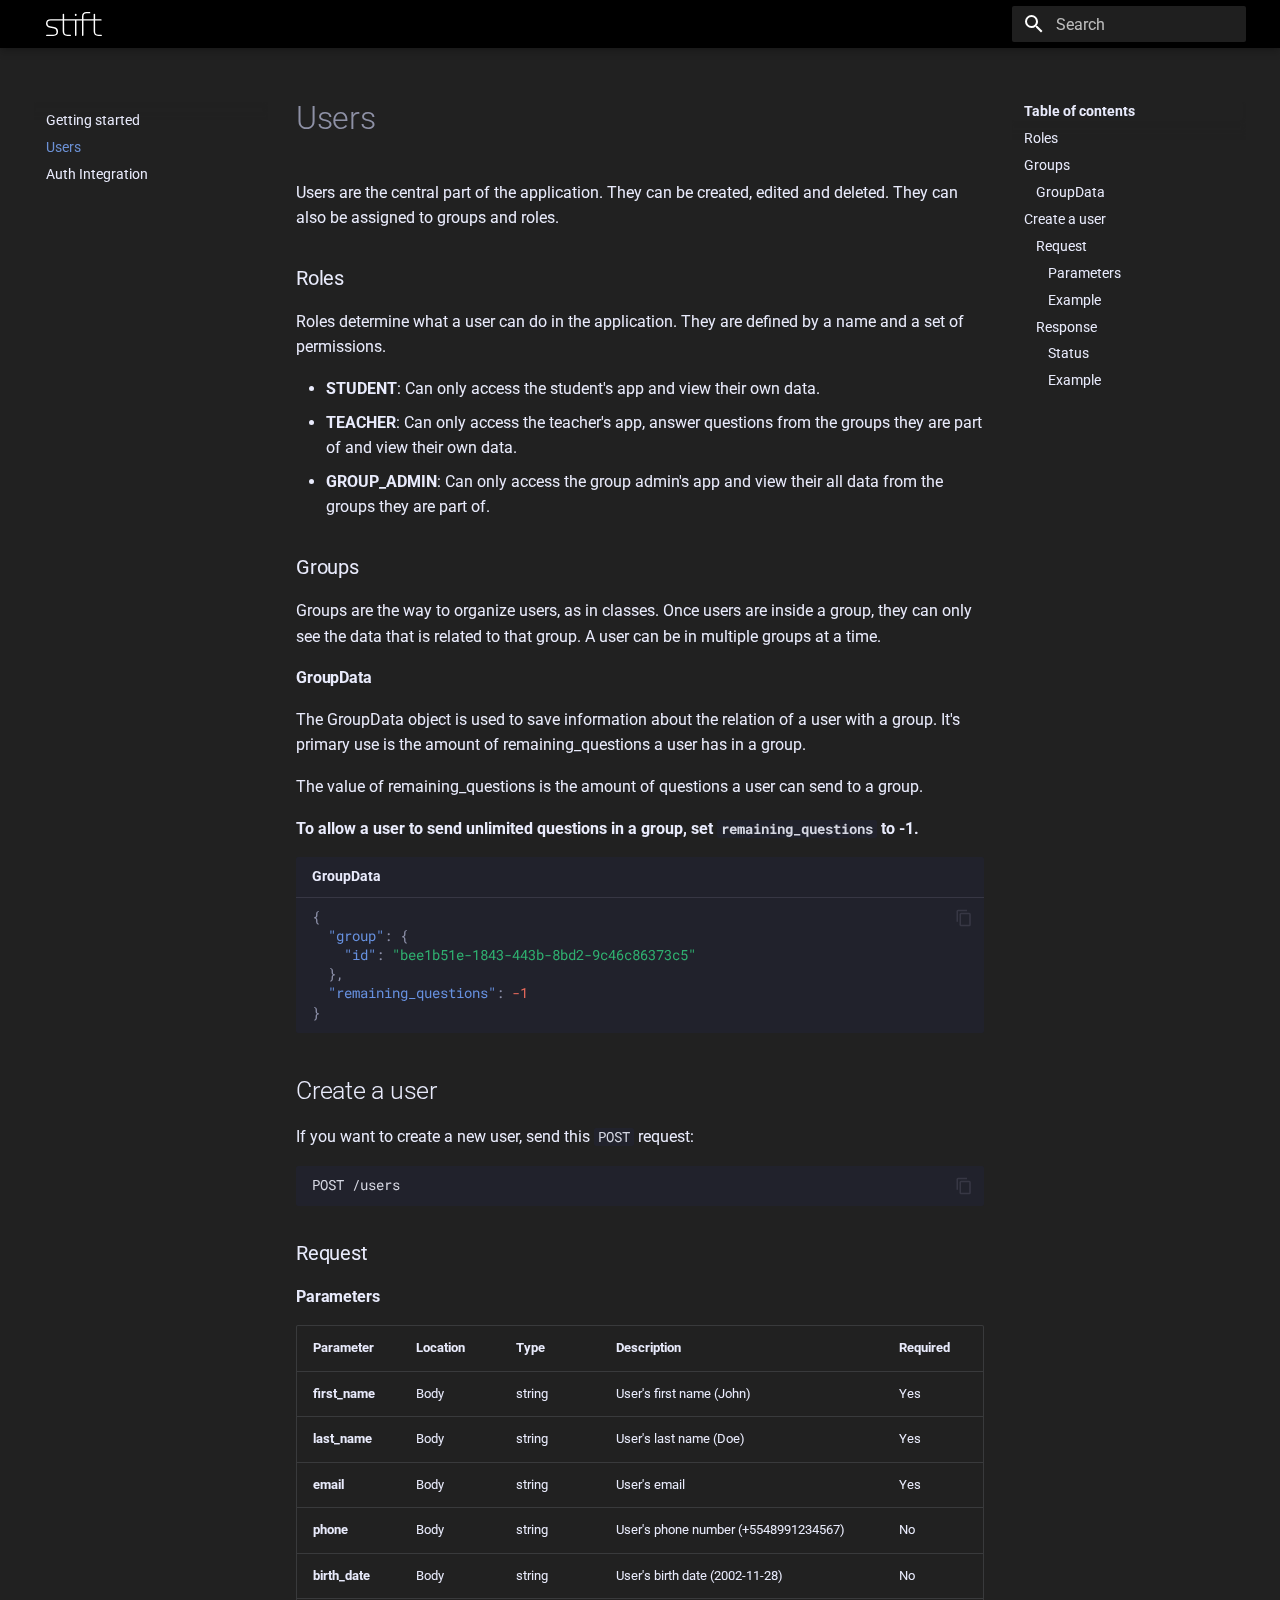
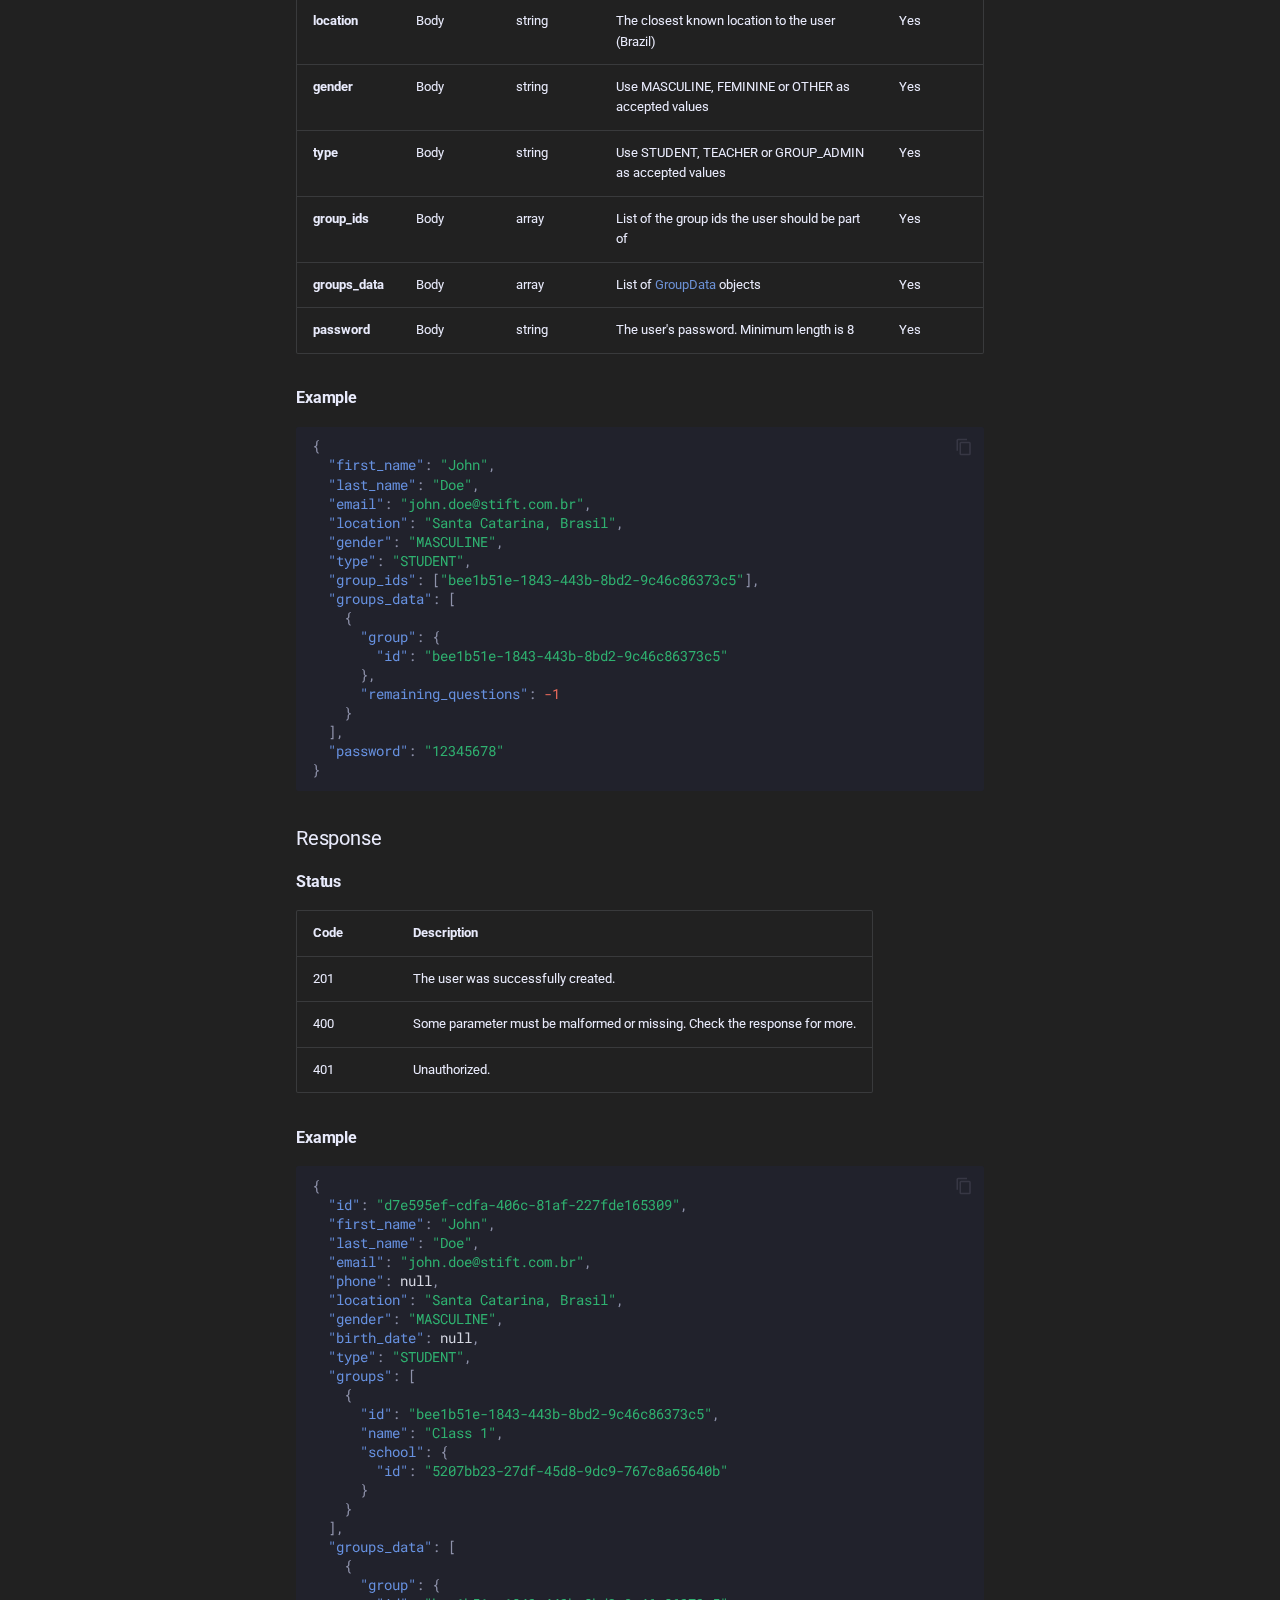
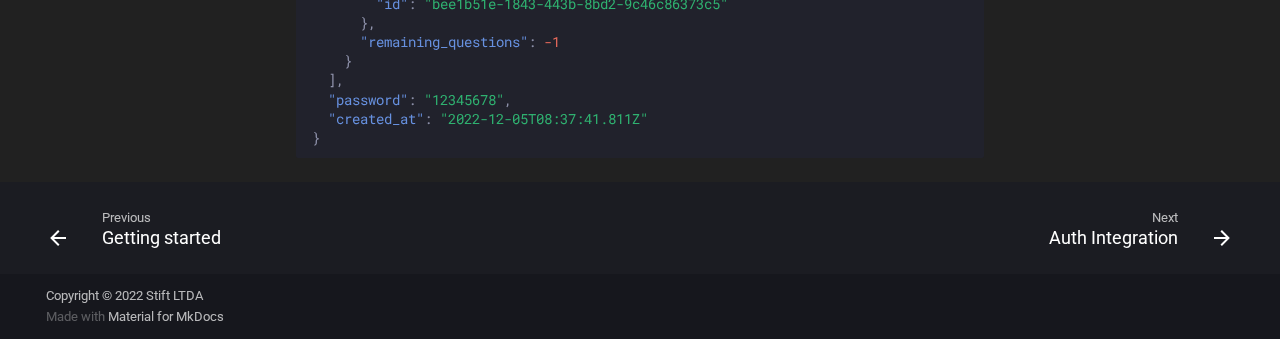
<file: site/users/index.html>
<!doctype html>
<html lang="en" class="no-js">
  <head>
    
      <meta charset="utf-8">
      <meta name="viewport" content="width=device-width,initial-scale=1">
      
      
      
      <link rel="icon" href="../assets/favicon.png">
      <meta name="generator" content="mkdocs-1.4.2, mkdocs-material-8.5.10">
    
    
  <title>Stift Developers</title>

    
      <link rel="stylesheet" href="../assets/stylesheets/main.975780f9.min.css">
      
        
        <link rel="stylesheet" href="../assets/stylesheets/palette.2505c338.min.css">
        
          
          
          <meta name="theme-color" content="#000000">
        
      
      

    
    
    
      
        
        
        <link rel="preconnect" href="https://fonts.gstatic.com" crossorigin>
        <link rel="stylesheet" href="https://fonts.googleapis.com/css?family=Roboto:300,300i,400,400i,700,700i%7CRoboto+Mono:400,400i,700,700i&display=fallback">
        <style>:root{--md-text-font:"Roboto";--md-code-font:"Roboto Mono"}</style>
      
    
    
      <link rel="stylesheet" href="../stylesheets/extra.css">
    
    <script>__md_scope=new URL("..",location),__md_hash=e=>[...e].reduce((e,_)=>(e<<5)-e+_.charCodeAt(0),0),__md_get=(e,_=localStorage,t=__md_scope)=>JSON.parse(_.getItem(t.pathname+"."+e)),__md_set=(e,_,t=localStorage,a=__md_scope)=>{try{t.setItem(a.pathname+"."+e,JSON.stringify(_))}catch(e){}}</script>
    
      

    
    
    
  </head>
  
  
    
    
    
    
    
    <body dir="ltr" data-md-color-scheme="slate" data-md-color-primary="black" data-md-color-accent="indigo">
  
    
    
    <input class="md-toggle" data-md-toggle="drawer" type="checkbox" id="__drawer" autocomplete="off">
    <input class="md-toggle" data-md-toggle="search" type="checkbox" id="__search" autocomplete="off">
    <label class="md-overlay" for="__drawer"></label>
    <div data-md-component="skip">
      
        
        <a href="#users" class="md-skip">
          Skip to content
        </a>
      
    </div>
    <div data-md-component="announce">
      
    </div>
    
    
      

<header class="md-header" data-md-component="header">
  <nav class="md-header__inner md-grid" aria-label="Header">
    <a href=".." title="" class="md-header__button md-logo" aria-label="" data-md-component="logo">
      
  <img src="../assets/logo_white.svg" alt="logo">

    </a>
    <label class="md-header__button md-icon" for="__drawer">
      <svg xmlns="http://www.w3.org/2000/svg" viewBox="0 0 24 24"><path d="M3 6h18v2H3V6m0 5h18v2H3v-2m0 5h18v2H3v-2Z"/></svg>
    </label>
    <div class="md-header__title" data-md-component="header-title">
      <div class="md-header__ellipsis">
        <div class="md-header__topic">
          <span class="md-ellipsis">
            
          </span>
        </div>
        <div class="md-header__topic" data-md-component="header-topic">
          <span class="md-ellipsis">
            
              Users
            
          </span>
        </div>
      </div>
    </div>
    
    
    
      <label class="md-header__button md-icon" for="__search">
        <svg xmlns="http://www.w3.org/2000/svg" viewBox="0 0 24 24"><path d="M9.5 3A6.5 6.5 0 0 1 16 9.5c0 1.61-.59 3.09-1.56 4.23l.27.27h.79l5 5-1.5 1.5-5-5v-.79l-.27-.27A6.516 6.516 0 0 1 9.5 16 6.5 6.5 0 0 1 3 9.5 6.5 6.5 0 0 1 9.5 3m0 2C7 5 5 7 5 9.5S7 14 9.5 14 14 12 14 9.5 12 5 9.5 5Z"/></svg>
      </label>
      <div class="md-search" data-md-component="search" role="dialog">
  <label class="md-search__overlay" for="__search"></label>
  <div class="md-search__inner" role="search">
    <form class="md-search__form" name="search">
      <input type="text" class="md-search__input" name="query" aria-label="Search" placeholder="Search" autocapitalize="off" autocorrect="off" autocomplete="off" spellcheck="false" data-md-component="search-query" required>
      <label class="md-search__icon md-icon" for="__search">
        <svg xmlns="http://www.w3.org/2000/svg" viewBox="0 0 24 24"><path d="M9.5 3A6.5 6.5 0 0 1 16 9.5c0 1.61-.59 3.09-1.56 4.23l.27.27h.79l5 5-1.5 1.5-5-5v-.79l-.27-.27A6.516 6.516 0 0 1 9.5 16 6.5 6.5 0 0 1 3 9.5 6.5 6.5 0 0 1 9.5 3m0 2C7 5 5 7 5 9.5S7 14 9.5 14 14 12 14 9.5 12 5 9.5 5Z"/></svg>
        <svg xmlns="http://www.w3.org/2000/svg" viewBox="0 0 24 24"><path d="M20 11v2H8l5.5 5.5-1.42 1.42L4.16 12l7.92-7.92L13.5 5.5 8 11h12Z"/></svg>
      </label>
      <nav class="md-search__options" aria-label="Search">
        
        <button type="reset" class="md-search__icon md-icon" title="Clear" aria-label="Clear" tabindex="-1">
          <svg xmlns="http://www.w3.org/2000/svg" viewBox="0 0 24 24"><path d="M19 6.41 17.59 5 12 10.59 6.41 5 5 6.41 10.59 12 5 17.59 6.41 19 12 13.41 17.59 19 19 17.59 13.41 12 19 6.41Z"/></svg>
        </button>
      </nav>
      
    </form>
    <div class="md-search__output">
      <div class="md-search__scrollwrap" data-md-scrollfix>
        <div class="md-search-result" data-md-component="search-result">
          <div class="md-search-result__meta">
            Initializing search
          </div>
          <ol class="md-search-result__list"></ol>
        </div>
      </div>
    </div>
  </div>
</div>
    
    
  </nav>
  
</header>
    
    <div class="md-container" data-md-component="container">
      
      
        
          
        
      
      <main class="md-main" data-md-component="main">
        <div class="md-main__inner md-grid">
          
            
              
              <div class="md-sidebar md-sidebar--primary" data-md-component="sidebar" data-md-type="navigation" >
                <div class="md-sidebar__scrollwrap">
                  <div class="md-sidebar__inner">
                    


<nav class="md-nav md-nav--primary" aria-label="Navigation" data-md-level="0">
  <label class="md-nav__title" for="__drawer">
    <a href=".." title="" class="md-nav__button md-logo" aria-label="" data-md-component="logo">
      
  <img src="../assets/logo_white.svg" alt="logo">

    </a>
    
  </label>
  
  <ul class="md-nav__list" data-md-scrollfix>
    
      
      
      

  
  
  
    <li class="md-nav__item">
      <a href=".." class="md-nav__link">
        Getting started
      </a>
    </li>
  

    
      
      
      

  
  
    
  
  
    <li class="md-nav__item md-nav__item--active">
      
      <input class="md-nav__toggle md-toggle" data-md-toggle="toc" type="checkbox" id="__toc">
      
      
        
      
      
        <label class="md-nav__link md-nav__link--active" for="__toc">
          Users
          <span class="md-nav__icon md-icon"></span>
        </label>
      
      <a href="./" class="md-nav__link md-nav__link--active">
        Users
      </a>
      
        

<nav class="md-nav md-nav--secondary" aria-label="Table of contents">
  
  
  
    
  
  
    <label class="md-nav__title" for="__toc">
      <span class="md-nav__icon md-icon"></span>
      Table of contents
    </label>
    <ul class="md-nav__list" data-md-component="toc" data-md-scrollfix>
      
        <li class="md-nav__item">
  <a href="#roles" class="md-nav__link">
    Roles
  </a>
  
</li>
      
        <li class="md-nav__item">
  <a href="#groups" class="md-nav__link">
    Groups
  </a>
  
    <nav class="md-nav" aria-label="Groups">
      <ul class="md-nav__list">
        
          <li class="md-nav__item">
  <a href="#groupdata" class="md-nav__link">
    GroupData
  </a>
  
</li>
        
      </ul>
    </nav>
  
</li>
      
        <li class="md-nav__item">
  <a href="#create-a-user" class="md-nav__link">
    Create a user
  </a>
  
    <nav class="md-nav" aria-label="Create a user">
      <ul class="md-nav__list">
        
          <li class="md-nav__item">
  <a href="#request" class="md-nav__link">
    Request
  </a>
  
    <nav class="md-nav" aria-label="Request">
      <ul class="md-nav__list">
        
          <li class="md-nav__item">
  <a href="#parameters" class="md-nav__link">
    Parameters
  </a>
  
</li>
        
          <li class="md-nav__item">
  <a href="#example" class="md-nav__link">
    Example
  </a>
  
</li>
        
      </ul>
    </nav>
  
</li>
        
          <li class="md-nav__item">
  <a href="#response" class="md-nav__link">
    Response
  </a>
  
    <nav class="md-nav" aria-label="Response">
      <ul class="md-nav__list">
        
          <li class="md-nav__item">
  <a href="#status" class="md-nav__link">
    Status
  </a>
  
</li>
        
          <li class="md-nav__item">
  <a href="#example_1" class="md-nav__link">
    Example
  </a>
  
</li>
        
      </ul>
    </nav>
  
</li>
        
      </ul>
    </nav>
  
</li>
      
    </ul>
  
</nav>
      
    </li>
  

    
      
      
      

  
  
  
    <li class="md-nav__item">
      <a href="../auth_integration/" class="md-nav__link">
        Auth Integration
      </a>
    </li>
  

    
  </ul>
</nav>
                  </div>
                </div>
              </div>
            
            
              
              <div class="md-sidebar md-sidebar--secondary" data-md-component="sidebar" data-md-type="toc" >
                <div class="md-sidebar__scrollwrap">
                  <div class="md-sidebar__inner">
                    

<nav class="md-nav md-nav--secondary" aria-label="Table of contents">
  
  
  
    
  
  
    <label class="md-nav__title" for="__toc">
      <span class="md-nav__icon md-icon"></span>
      Table of contents
    </label>
    <ul class="md-nav__list" data-md-component="toc" data-md-scrollfix>
      
        <li class="md-nav__item">
  <a href="#roles" class="md-nav__link">
    Roles
  </a>
  
</li>
      
        <li class="md-nav__item">
  <a href="#groups" class="md-nav__link">
    Groups
  </a>
  
    <nav class="md-nav" aria-label="Groups">
      <ul class="md-nav__list">
        
          <li class="md-nav__item">
  <a href="#groupdata" class="md-nav__link">
    GroupData
  </a>
  
</li>
        
      </ul>
    </nav>
  
</li>
      
        <li class="md-nav__item">
  <a href="#create-a-user" class="md-nav__link">
    Create a user
  </a>
  
    <nav class="md-nav" aria-label="Create a user">
      <ul class="md-nav__list">
        
          <li class="md-nav__item">
  <a href="#request" class="md-nav__link">
    Request
  </a>
  
    <nav class="md-nav" aria-label="Request">
      <ul class="md-nav__list">
        
          <li class="md-nav__item">
  <a href="#parameters" class="md-nav__link">
    Parameters
  </a>
  
</li>
        
          <li class="md-nav__item">
  <a href="#example" class="md-nav__link">
    Example
  </a>
  
</li>
        
      </ul>
    </nav>
  
</li>
        
          <li class="md-nav__item">
  <a href="#response" class="md-nav__link">
    Response
  </a>
  
    <nav class="md-nav" aria-label="Response">
      <ul class="md-nav__list">
        
          <li class="md-nav__item">
  <a href="#status" class="md-nav__link">
    Status
  </a>
  
</li>
        
          <li class="md-nav__item">
  <a href="#example_1" class="md-nav__link">
    Example
  </a>
  
</li>
        
      </ul>
    </nav>
  
</li>
        
      </ul>
    </nav>
  
</li>
      
    </ul>
  
</nav>
                  </div>
                </div>
              </div>
            
          
          
            <div class="md-content" data-md-component="content">
              <article class="md-content__inner md-typeset">
                
                  


<h1 id="users">Users</h1>
<p>Users are the central part of the application. They can be created, edited and deleted. They can also be assigned to groups and roles.</p>
<h3 id="roles">Roles</h3>
<p>Roles determine what a user can do in the application. They are defined by a name and a set of permissions.</p>
<ul>
<li><strong>STUDENT</strong>: Can only access the student's app and view their own data.</li>
<li><strong>TEACHER</strong>: Can only access the teacher's app, answer questions from the groups they are part of and view their own data.</li>
<li><strong>GROUP_ADMIN</strong>: Can only access the group admin's app and view their all data from the groups they are part of.</li>
</ul>
<h3 id="groups">Groups</h3>
<p>Groups are the way to organize users, as in classes. Once users are inside a group, they can only see the data that is related to that group. A user can be in multiple groups at a time.</p>
<!-- See more about groups [here](groups.md). -->

<h4 id="groupdata">GroupData</h4>
<p>The GroupData object is used to save information about the relation of a user with a group. It's primary use is the amount of remaining_questions a user has in a group.</p>
<p>The value of remaining_questions is the amount of questions a user can send to a group.</p>
<p><strong>To allow a user to send unlimited questions in a group, set <code>remaining_questions</code> to -1.</strong></p>
<div class="highlight"><span class="filename">GroupData</span><pre><span></span><code><a id="__codelineno-0-1" name="__codelineno-0-1" href="#__codelineno-0-1"></a><span class="p">{</span><span class="w"></span>
<a id="__codelineno-0-2" name="__codelineno-0-2" href="#__codelineno-0-2"></a><span class="w">  </span><span class="nt">&quot;group&quot;</span><span class="p">:</span><span class="w"> </span><span class="p">{</span><span class="w"></span>
<a id="__codelineno-0-3" name="__codelineno-0-3" href="#__codelineno-0-3"></a><span class="w">    </span><span class="nt">&quot;id&quot;</span><span class="p">:</span><span class="w"> </span><span class="s2">&quot;bee1b51e-1843-443b-8bd2-9c46c86373c5&quot;</span><span class="w"></span>
<a id="__codelineno-0-4" name="__codelineno-0-4" href="#__codelineno-0-4"></a><span class="w">  </span><span class="p">},</span><span class="w"></span>
<a id="__codelineno-0-5" name="__codelineno-0-5" href="#__codelineno-0-5"></a><span class="w">  </span><span class="nt">&quot;remaining_questions&quot;</span><span class="p">:</span><span class="w"> </span><span class="mi">-1</span><span class="w"></span>
<a id="__codelineno-0-6" name="__codelineno-0-6" href="#__codelineno-0-6"></a><span class="p">}</span><span class="w"></span>
</code></pre></div>
<h2 id="create-a-user">Create a user</h2>
<p>If you want to create a new user, send this <code>POST</code> request:</p>
<div class="highlight"><pre><span></span><code><a id="__codelineno-1-1" name="__codelineno-1-1" href="#__codelineno-1-1"></a><span class="err">POST /users</span>
</code></pre></div>
<h3 id="request">Request</h3>
<h4 id="parameters">Parameters</h4>
<table>
<thead>
<tr>
<th>Parameter</th>
<th>Location</th>
<th>Type</th>
<th>Description</th>
<th>Required</th>
</tr>
</thead>
<tbody>
<tr>
<td><strong>first_name</strong></td>
<td>Body</td>
<td>string</td>
<td>User's first name (John)</td>
<td>Yes</td>
</tr>
<tr>
<td><strong>last_name</strong></td>
<td>Body</td>
<td>string</td>
<td>User's last name (Doe)</td>
<td>Yes</td>
</tr>
<tr>
<td><strong>email</strong></td>
<td>Body</td>
<td>string</td>
<td>User's email</td>
<td>Yes</td>
</tr>
<tr>
<td><strong>phone</strong></td>
<td>Body</td>
<td>string</td>
<td>User's phone number (+5548991234567)</td>
<td>No</td>
</tr>
<tr>
<td><strong>birth_date</strong></td>
<td>Body</td>
<td>string</td>
<td>User's birth date (2002-11-28)</td>
<td>No</td>
</tr>
<tr>
<td><strong>location</strong></td>
<td>Body</td>
<td>string</td>
<td>The closest known location to the user (Brazil)</td>
<td>Yes</td>
</tr>
<tr>
<td><strong>gender</strong></td>
<td>Body</td>
<td>string</td>
<td>Use MASCULINE, FEMININE or OTHER as accepted values</td>
<td>Yes</td>
</tr>
<tr>
<td><strong>type</strong></td>
<td>Body</td>
<td>string</td>
<td>Use STUDENT, TEACHER or GROUP_ADMIN as accepted values</td>
<td>Yes</td>
</tr>
<tr>
<td><strong>group_ids</strong></td>
<td>Body</td>
<td>array</td>
<td>List of the group ids the user should be part of</td>
<td>Yes</td>
</tr>
<tr>
<td><strong>groups_data</strong></td>
<td>Body</td>
<td>array</td>
<td>List of <a href="./#groupdata">GroupData</a> objects</td>
<td>Yes</td>
</tr>
<tr>
<td><strong>password</strong></td>
<td>Body</td>
<td>string</td>
<td>The user's password. Minimum length is 8</td>
<td>Yes</td>
</tr>
</tbody>
</table>
<h4 id="example">Example</h4>
<div class="highlight"><pre><span></span><code><a id="__codelineno-2-1" name="__codelineno-2-1" href="#__codelineno-2-1"></a><span class="p">{</span><span class="w"></span>
<a id="__codelineno-2-2" name="__codelineno-2-2" href="#__codelineno-2-2"></a><span class="w">  </span><span class="nt">&quot;first_name&quot;</span><span class="p">:</span><span class="w"> </span><span class="s2">&quot;John&quot;</span><span class="p">,</span><span class="w"></span>
<a id="__codelineno-2-3" name="__codelineno-2-3" href="#__codelineno-2-3"></a><span class="w">  </span><span class="nt">&quot;last_name&quot;</span><span class="p">:</span><span class="w"> </span><span class="s2">&quot;Doe&quot;</span><span class="p">,</span><span class="w"></span>
<a id="__codelineno-2-4" name="__codelineno-2-4" href="#__codelineno-2-4"></a><span class="w">  </span><span class="nt">&quot;email&quot;</span><span class="p">:</span><span class="w"> </span><span class="s2">&quot;john.doe@stift.com.br&quot;</span><span class="p">,</span><span class="w"></span>
<a id="__codelineno-2-5" name="__codelineno-2-5" href="#__codelineno-2-5"></a><span class="w">  </span><span class="nt">&quot;location&quot;</span><span class="p">:</span><span class="w"> </span><span class="s2">&quot;Santa Catarina, Brasil&quot;</span><span class="p">,</span><span class="w"></span>
<a id="__codelineno-2-6" name="__codelineno-2-6" href="#__codelineno-2-6"></a><span class="w">  </span><span class="nt">&quot;gender&quot;</span><span class="p">:</span><span class="w"> </span><span class="s2">&quot;MASCULINE&quot;</span><span class="p">,</span><span class="w"></span>
<a id="__codelineno-2-7" name="__codelineno-2-7" href="#__codelineno-2-7"></a><span class="w">  </span><span class="nt">&quot;type&quot;</span><span class="p">:</span><span class="w"> </span><span class="s2">&quot;STUDENT&quot;</span><span class="p">,</span><span class="w"></span>
<a id="__codelineno-2-8" name="__codelineno-2-8" href="#__codelineno-2-8"></a><span class="w">  </span><span class="nt">&quot;group_ids&quot;</span><span class="p">:</span><span class="w"> </span><span class="p">[</span><span class="s2">&quot;bee1b51e-1843-443b-8bd2-9c46c86373c5&quot;</span><span class="p">],</span><span class="w"></span>
<a id="__codelineno-2-9" name="__codelineno-2-9" href="#__codelineno-2-9"></a><span class="w">  </span><span class="nt">&quot;groups_data&quot;</span><span class="p">:</span><span class="w"> </span><span class="p">[</span><span class="w"></span>
<a id="__codelineno-2-10" name="__codelineno-2-10" href="#__codelineno-2-10"></a><span class="w">    </span><span class="p">{</span><span class="w"></span>
<a id="__codelineno-2-11" name="__codelineno-2-11" href="#__codelineno-2-11"></a><span class="w">      </span><span class="nt">&quot;group&quot;</span><span class="p">:</span><span class="w"> </span><span class="p">{</span><span class="w"></span>
<a id="__codelineno-2-12" name="__codelineno-2-12" href="#__codelineno-2-12"></a><span class="w">        </span><span class="nt">&quot;id&quot;</span><span class="p">:</span><span class="w"> </span><span class="s2">&quot;bee1b51e-1843-443b-8bd2-9c46c86373c5&quot;</span><span class="w"></span>
<a id="__codelineno-2-13" name="__codelineno-2-13" href="#__codelineno-2-13"></a><span class="w">      </span><span class="p">},</span><span class="w"></span>
<a id="__codelineno-2-14" name="__codelineno-2-14" href="#__codelineno-2-14"></a><span class="w">      </span><span class="nt">&quot;remaining_questions&quot;</span><span class="p">:</span><span class="w"> </span><span class="mi">-1</span><span class="w"></span>
<a id="__codelineno-2-15" name="__codelineno-2-15" href="#__codelineno-2-15"></a><span class="w">    </span><span class="p">}</span><span class="w"></span>
<a id="__codelineno-2-16" name="__codelineno-2-16" href="#__codelineno-2-16"></a><span class="w">  </span><span class="p">],</span><span class="w"></span>
<a id="__codelineno-2-17" name="__codelineno-2-17" href="#__codelineno-2-17"></a><span class="w">  </span><span class="nt">&quot;password&quot;</span><span class="p">:</span><span class="w"> </span><span class="s2">&quot;12345678&quot;</span><span class="w"></span>
<a id="__codelineno-2-18" name="__codelineno-2-18" href="#__codelineno-2-18"></a><span class="p">}</span><span class="w"></span>
</code></pre></div>
<h3 id="response">Response</h3>
<h4 id="status">Status</h4>
<table>
<thead>
<tr>
<th>Code</th>
<th>Description</th>
</tr>
</thead>
<tbody>
<tr>
<td>201</td>
<td>The user was successfully created.</td>
</tr>
<tr>
<td>400</td>
<td>Some parameter must be malformed or missing. Check the response for more.</td>
</tr>
<tr>
<td>401</td>
<td>Unauthorized.</td>
</tr>
</tbody>
</table>
<h4 id="example_1">Example</h4>
<div class="highlight"><pre><span></span><code><a id="__codelineno-3-1" name="__codelineno-3-1" href="#__codelineno-3-1"></a><span class="p">{</span><span class="w"></span>
<a id="__codelineno-3-2" name="__codelineno-3-2" href="#__codelineno-3-2"></a><span class="w">  </span><span class="nt">&quot;id&quot;</span><span class="p">:</span><span class="w"> </span><span class="s2">&quot;d7e595ef-cdfa-406c-81af-227fde165309&quot;</span><span class="p">,</span><span class="w"></span>
<a id="__codelineno-3-3" name="__codelineno-3-3" href="#__codelineno-3-3"></a><span class="w">  </span><span class="nt">&quot;first_name&quot;</span><span class="p">:</span><span class="w"> </span><span class="s2">&quot;John&quot;</span><span class="p">,</span><span class="w"></span>
<a id="__codelineno-3-4" name="__codelineno-3-4" href="#__codelineno-3-4"></a><span class="w">  </span><span class="nt">&quot;last_name&quot;</span><span class="p">:</span><span class="w"> </span><span class="s2">&quot;Doe&quot;</span><span class="p">,</span><span class="w"></span>
<a id="__codelineno-3-5" name="__codelineno-3-5" href="#__codelineno-3-5"></a><span class="w">  </span><span class="nt">&quot;email&quot;</span><span class="p">:</span><span class="w"> </span><span class="s2">&quot;john.doe@stift.com.br&quot;</span><span class="p">,</span><span class="w"></span>
<a id="__codelineno-3-6" name="__codelineno-3-6" href="#__codelineno-3-6"></a><span class="w">  </span><span class="nt">&quot;phone&quot;</span><span class="p">:</span><span class="w"> </span><span class="kc">null</span><span class="p">,</span><span class="w"></span>
<a id="__codelineno-3-7" name="__codelineno-3-7" href="#__codelineno-3-7"></a><span class="w">  </span><span class="nt">&quot;location&quot;</span><span class="p">:</span><span class="w"> </span><span class="s2">&quot;Santa Catarina, Brasil&quot;</span><span class="p">,</span><span class="w"></span>
<a id="__codelineno-3-8" name="__codelineno-3-8" href="#__codelineno-3-8"></a><span class="w">  </span><span class="nt">&quot;gender&quot;</span><span class="p">:</span><span class="w"> </span><span class="s2">&quot;MASCULINE&quot;</span><span class="p">,</span><span class="w"></span>
<a id="__codelineno-3-9" name="__codelineno-3-9" href="#__codelineno-3-9"></a><span class="w">  </span><span class="nt">&quot;birth_date&quot;</span><span class="p">:</span><span class="w"> </span><span class="kc">null</span><span class="p">,</span><span class="w"></span>
<a id="__codelineno-3-10" name="__codelineno-3-10" href="#__codelineno-3-10"></a><span class="w">  </span><span class="nt">&quot;type&quot;</span><span class="p">:</span><span class="w"> </span><span class="s2">&quot;STUDENT&quot;</span><span class="p">,</span><span class="w"></span>
<a id="__codelineno-3-11" name="__codelineno-3-11" href="#__codelineno-3-11"></a><span class="w">  </span><span class="nt">&quot;groups&quot;</span><span class="p">:</span><span class="w"> </span><span class="p">[</span><span class="w"></span>
<a id="__codelineno-3-12" name="__codelineno-3-12" href="#__codelineno-3-12"></a><span class="w">    </span><span class="p">{</span><span class="w"></span>
<a id="__codelineno-3-13" name="__codelineno-3-13" href="#__codelineno-3-13"></a><span class="w">      </span><span class="nt">&quot;id&quot;</span><span class="p">:</span><span class="w"> </span><span class="s2">&quot;bee1b51e-1843-443b-8bd2-9c46c86373c5&quot;</span><span class="p">,</span><span class="w"></span>
<a id="__codelineno-3-14" name="__codelineno-3-14" href="#__codelineno-3-14"></a><span class="w">      </span><span class="nt">&quot;name&quot;</span><span class="p">:</span><span class="w"> </span><span class="s2">&quot;Class 1&quot;</span><span class="p">,</span><span class="w"></span>
<a id="__codelineno-3-15" name="__codelineno-3-15" href="#__codelineno-3-15"></a><span class="w">      </span><span class="nt">&quot;school&quot;</span><span class="p">:</span><span class="w"> </span><span class="p">{</span><span class="w"></span>
<a id="__codelineno-3-16" name="__codelineno-3-16" href="#__codelineno-3-16"></a><span class="w">        </span><span class="nt">&quot;id&quot;</span><span class="p">:</span><span class="w"> </span><span class="s2">&quot;5207bb23-27df-45d8-9dc9-767c8a65640b&quot;</span><span class="w"></span>
<a id="__codelineno-3-17" name="__codelineno-3-17" href="#__codelineno-3-17"></a><span class="w">      </span><span class="p">}</span><span class="w"></span>
<a id="__codelineno-3-18" name="__codelineno-3-18" href="#__codelineno-3-18"></a><span class="w">    </span><span class="p">}</span><span class="w"></span>
<a id="__codelineno-3-19" name="__codelineno-3-19" href="#__codelineno-3-19"></a><span class="w">  </span><span class="p">],</span><span class="w"></span>
<a id="__codelineno-3-20" name="__codelineno-3-20" href="#__codelineno-3-20"></a><span class="w">  </span><span class="nt">&quot;groups_data&quot;</span><span class="p">:</span><span class="w"> </span><span class="p">[</span><span class="w"></span>
<a id="__codelineno-3-21" name="__codelineno-3-21" href="#__codelineno-3-21"></a><span class="w">    </span><span class="p">{</span><span class="w"></span>
<a id="__codelineno-3-22" name="__codelineno-3-22" href="#__codelineno-3-22"></a><span class="w">      </span><span class="nt">&quot;group&quot;</span><span class="p">:</span><span class="w"> </span><span class="p">{</span><span class="w"></span>
<a id="__codelineno-3-23" name="__codelineno-3-23" href="#__codelineno-3-23"></a><span class="w">        </span><span class="nt">&quot;id&quot;</span><span class="p">:</span><span class="w"> </span><span class="s2">&quot;bee1b51e-1843-443b-8bd2-9c46c86373c5&quot;</span><span class="w"></span>
<a id="__codelineno-3-24" name="__codelineno-3-24" href="#__codelineno-3-24"></a><span class="w">      </span><span class="p">},</span><span class="w"></span>
<a id="__codelineno-3-25" name="__codelineno-3-25" href="#__codelineno-3-25"></a><span class="w">      </span><span class="nt">&quot;remaining_questions&quot;</span><span class="p">:</span><span class="w"> </span><span class="mi">-1</span><span class="w"></span>
<a id="__codelineno-3-26" name="__codelineno-3-26" href="#__codelineno-3-26"></a><span class="w">    </span><span class="p">}</span><span class="w"></span>
<a id="__codelineno-3-27" name="__codelineno-3-27" href="#__codelineno-3-27"></a><span class="w">  </span><span class="p">],</span><span class="w"></span>
<a id="__codelineno-3-28" name="__codelineno-3-28" href="#__codelineno-3-28"></a><span class="w">  </span><span class="nt">&quot;password&quot;</span><span class="p">:</span><span class="w"> </span><span class="s2">&quot;12345678&quot;</span><span class="p">,</span><span class="w"></span>
<a id="__codelineno-3-29" name="__codelineno-3-29" href="#__codelineno-3-29"></a><span class="w">  </span><span class="nt">&quot;created_at&quot;</span><span class="p">:</span><span class="w"> </span><span class="s2">&quot;2022-12-05T08:37:41.811Z&quot;</span><span class="w"></span>
<a id="__codelineno-3-30" name="__codelineno-3-30" href="#__codelineno-3-30"></a><span class="p">}</span><span class="w"></span>
</code></pre></div>





                
              </article>
            </div>
          
          
        </div>
        
          <a href="#" class="md-top md-icon" data-md-component="top" hidden>
            <svg xmlns="http://www.w3.org/2000/svg" viewBox="0 0 24 24"><path d="M13 20h-2V8l-5.5 5.5-1.42-1.42L12 4.16l7.92 7.92-1.42 1.42L13 8v12Z"/></svg>
            Back to top
          </a>
        
      </main>
      
        <footer class="md-footer">
  
    
    <nav class="md-footer__inner md-grid" aria-label="Footer" >
      
        
        <a href=".." class="md-footer__link md-footer__link--prev" aria-label="Previous: Getting started" rel="prev">
          <div class="md-footer__button md-icon">
            <svg xmlns="http://www.w3.org/2000/svg" viewBox="0 0 24 24"><path d="M20 11v2H8l5.5 5.5-1.42 1.42L4.16 12l7.92-7.92L13.5 5.5 8 11h12Z"/></svg>
          </div>
          <div class="md-footer__title">
            <div class="md-ellipsis">
              <span class="md-footer__direction">
                Previous
              </span>
              Getting started
            </div>
          </div>
        </a>
      
      
        
        <a href="../auth_integration/" class="md-footer__link md-footer__link--next" aria-label="Next: Auth Integration" rel="next">
          <div class="md-footer__title">
            <div class="md-ellipsis">
              <span class="md-footer__direction">
                Next
              </span>
              Auth Integration
            </div>
          </div>
          <div class="md-footer__button md-icon">
            <svg xmlns="http://www.w3.org/2000/svg" viewBox="0 0 24 24"><path d="M4 11v2h12l-5.5 5.5 1.42 1.42L19.84 12l-7.92-7.92L10.5 5.5 16 11H4Z"/></svg>
          </div>
        </a>
      
    </nav>
  
  <div class="md-footer-meta md-typeset">
    <div class="md-footer-meta__inner md-grid">
      <div class="md-copyright">
  
    <div class="md-copyright__highlight">
      Copyright &copy; 2022 Stift LTDA
    </div>
  
  
    Made with
    <a href="https://squidfunk.github.io/mkdocs-material/" target="_blank" rel="noopener">
      Material for MkDocs
    </a>
  
</div>
      
    </div>
  </div>
</footer>
      
    </div>
    <div class="md-dialog" data-md-component="dialog">
      <div class="md-dialog__inner md-typeset"></div>
    </div>
    
    <script id="__config" type="application/json">{"base": "..", "features": ["navigation.instant", "navigation.tracking", "navigation.top"], "search": "../assets/javascripts/workers/search.16e2a7d4.min.js", "translations": {"clipboard.copied": "Copied to clipboard", "clipboard.copy": "Copy to clipboard", "search.config.lang": "en", "search.config.pipeline": "trimmer, stopWordFilter", "search.config.separator": "[\\s\\-]+", "search.placeholder": "Search", "search.result.more.one": "1 more on this page", "search.result.more.other": "# more on this page", "search.result.none": "No matching documents", "search.result.one": "1 matching document", "search.result.other": "# matching documents", "search.result.placeholder": "Type to start searching", "search.result.term.missing": "Missing", "select.version.title": "Select version"}}</script>
    
    
      <script src="../assets/javascripts/bundle.5a2dcb6a.min.js"></script>
      
    
    
  </body>
</html>
</file>
<file: stylesheets/extra.css>
[data-md-color-scheme="slate"] {
  --md-default-bg-color: #212121;
}
</file>
<file: site/stylesheets/extra.css>
[data-md-color-scheme="slate"] {
  --md-default-bg-color: #212121;
}
</file>
<file: assets/stylesheets/main.8608ea7d.min.css>
@charset "UTF-8";html{-webkit-text-size-adjust:none;-moz-text-size-adjust:none;text-size-adjust:none;box-sizing:border-box}*,:after,:before{box-sizing:inherit}@media (prefers-reduced-motion){*,:after,:before{transition:none!important}}body{margin:0}a,button,input,label{-webkit-tap-highlight-color:transparent}a{color:inherit;text-decoration:none}hr{border:0;box-sizing:initial;display:block;height:.05rem;overflow:visible;padding:0}small{font-size:80%}sub,sup{line-height:1em}img{border-style:none}table{border-collapse:initial;border-spacing:0}td,th{font-weight:400;vertical-align:top}button{background:#0000;border:0;font-family:inherit;font-size:inherit;margin:0;padding:0}input{border:0;outline:none}:root{--md-primary-fg-color:#4051b5;--md-primary-fg-color--light:#5d6cc0;--md-primary-fg-color--dark:#303fa1;--md-primary-bg-color:#fff;--md-primary-bg-color--light:#ffffffb3;--md-accent-fg-color:#526cfe;--md-accent-fg-color--transparent:#526cfe1a;--md-accent-bg-color:#fff;--md-accent-bg-color--light:#ffffffb3}[data-md-color-scheme=default]{color-scheme:light}[data-md-color-scheme=default] img[src$="#gh-dark-mode-only"],[data-md-color-scheme=default] img[src$="#only-dark"]{display:none}:root,[data-md-color-scheme=default]{--md-hue:225deg;--md-default-fg-color:#000000de;--md-default-fg-color--light:#0000008a;--md-default-fg-color--lighter:#00000052;--md-default-fg-color--lightest:#00000012;--md-default-bg-color:#fff;--md-default-bg-color--light:#ffffffb3;--md-default-bg-color--lighter:#ffffff4d;--md-default-bg-color--lightest:#ffffff1f;--md-code-fg-color:#36464e;--md-code-bg-color:#f5f5f5;--md-code-hl-color:#4287ff;--md-code-hl-color--light:#4287ff1a;--md-code-hl-number-color:#d52a2a;--md-code-hl-special-color:#db1457;--md-code-hl-function-color:#a846b9;--md-code-hl-constant-color:#6e59d9;--md-code-hl-keyword-color:#3f6ec6;--md-code-hl-string-color:#1c7d4d;--md-code-hl-name-color:var(--md-code-fg-color);--md-code-hl-operator-color:var(--md-default-fg-color--light);--md-code-hl-punctuation-color:var(--md-default-fg-color--light);--md-code-hl-comment-color:var(--md-default-fg-color--light);--md-code-hl-generic-color:var(--md-default-fg-color--light);--md-code-hl-variable-color:var(--md-default-fg-color--light);--md-typeset-color:var(--md-default-fg-color);--md-typeset-a-color:var(--md-primary-fg-color);--md-typeset-del-color:#f5503d26;--md-typeset-ins-color:#0bd57026;--md-typeset-kbd-color:#fafafa;--md-typeset-kbd-accent-color:#fff;--md-typeset-kbd-border-color:#b8b8b8;--md-typeset-mark-color:#ffff0080;--md-typeset-table-color:#0000001f;--md-typeset-table-color--light:rgba(0,0,0,.035);--md-admonition-fg-color:var(--md-default-fg-color);--md-admonition-bg-color:var(--md-default-bg-color);--md-warning-fg-color:#000000de;--md-warning-bg-color:#ff9;--md-footer-fg-color:#fff;--md-footer-fg-color--light:#ffffffb3;--md-footer-fg-color--lighter:#ffffff73;--md-footer-bg-color:#000000de;--md-footer-bg-color--dark:#00000052;--md-shadow-z1:0 0.2rem 0.5rem #0000000d,0 0 0.05rem #0000001a;--md-shadow-z2:0 0.2rem 0.5rem #0000001a,0 0 0.05rem #00000040;--md-shadow-z3:0 0.2rem 0.5rem #0003,0 0 0.05rem #00000059}.md-icon svg{fill:currentcolor;display:block;height:1.2rem;width:1.2rem}body{-webkit-font-smoothing:antialiased;-moz-osx-font-smoothing:grayscale;--md-text-font-family:var(--md-text-font,_),-apple-system,BlinkMacSystemFont,Helvetica,Arial,sans-serif;--md-code-font-family:var(--md-code-font,_),SFMono-Regular,Consolas,Menlo,monospace}aside,body,input{font-feature-settings:"kern","liga";color:var(--md-typeset-color);font-family:var(--md-text-font-family)}code,kbd,pre{font-feature-settings:"kern";font-family:var(--md-code-font-family)}:root{--md-typeset-table-sort-icon:url('data:image/svg+xml;charset=utf-8,<svg xmlns="http://www.w3.org/2000/svg" viewBox="0 0 24 24"><path d="m18 21-4-4h3V7h-3l4-4 4 4h-3v10h3M2 19v-2h10v2M2 13v-2h7v2M2 7V5h4v2z"/></svg>');--md-typeset-table-sort-icon--asc:url('data:image/svg+xml;charset=utf-8,<svg xmlns="http://www.w3.org/2000/svg" viewBox="0 0 24 24"><path d="M19 17h3l-4 4-4-4h3V3h2M2 17h10v2H2M6 5v2H2V5m0 6h7v2H2z"/></svg>');--md-typeset-table-sort-icon--desc:url('data:image/svg+xml;charset=utf-8,<svg xmlns="http://www.w3.org/2000/svg" viewBox="0 0 24 24"><path d="M19 7h3l-4-4-4 4h3v14h2M2 17h10v2H2M6 5v2H2V5m0 6h7v2H2z"/></svg>')}.md-typeset{-webkit-print-color-adjust:exact;color-adjust:exact;font-size:.8rem;line-height:1.6;overflow-wrap:break-word}@media print{.md-typeset{font-size:.68rem}}.md-typeset blockquote,.md-typeset dl,.md-typeset figure,.md-typeset ol,.md-typeset pre,.md-typeset ul{margin-bottom:1em;margin-top:1em}.md-typeset h1{color:var(--md-default-fg-color--light);font-size:2em;line-height:1.3;margin:0 0 1.25em}.md-typeset h1,.md-typeset h2{font-weight:300;letter-spacing:-.01em}.md-typeset h2{font-size:1.5625em;line-height:1.4;margin:1.6em 0 .64em}.md-typeset h3{font-size:1.25em;font-weight:400;letter-spacing:-.01em;line-height:1.5;margin:1.6em 0 .8em}.md-typeset h2+h3{margin-top:.8em}.md-typeset h4{font-weight:700;letter-spacing:-.01em;margin:1em 0}.md-typeset h5,.md-typeset h6{color:var(--md-default-fg-color--light);font-size:.8em;font-weight:700;letter-spacing:-.01em;margin:1.25em 0}.md-typeset h5{text-transform:uppercase}.md-typeset h5 code{text-transform:none}.md-typeset hr{border-bottom:.05rem solid var(--md-default-fg-color--lightest);display:flow-root;margin:1.5em 0}.md-typeset a{color:var(--md-typeset-a-color);word-break:break-word}.md-typeset a,.md-typeset a:before{transition:color 125ms}.md-typeset a:focus,.md-typeset a:hover{color:var(--md-accent-fg-color)}.md-typeset a:focus code,.md-typeset a:hover code{background-color:var(--md-accent-fg-color--transparent)}.md-typeset a code{color:currentcolor;transition:background-color 125ms}.md-typeset a.focus-visible{outline-color:var(--md-accent-fg-color);outline-offset:.2rem}.md-typeset code,.md-typeset kbd,.md-typeset pre{color:var(--md-code-fg-color);direction:ltr;font-variant-ligatures:none}@media print{.md-typeset code,.md-typeset kbd,.md-typeset pre{white-space:pre-wrap}}.md-typeset code{background-color:var(--md-code-bg-color);border-radius:.1rem;-webkit-box-decoration-break:clone;box-decoration-break:clone;font-size:.85em;padding:0 .2941176471em;word-break:break-word}.md-typeset code:not(.focus-visible){-webkit-tap-highlight-color:transparent;outline:none}.md-typeset pre{display:flow-root;line-height:1.4;position:relative}.md-typeset pre>code{-webkit-box-decoration-break:slice;box-decoration-break:slice;box-shadow:none;display:block;margin:0;outline-color:var(--md-accent-fg-color);overflow:auto;padding:.7720588235em 1.1764705882em;scrollbar-color:var(--md-default-fg-color--lighter) #0000;scrollbar-width:thin;touch-action:auto;word-break:normal}.md-typeset pre>code:hover{scrollbar-color:var(--md-accent-fg-color) #0000}.md-typeset pre>code::-webkit-scrollbar{height:.2rem;width:.2rem}.md-typeset pre>code::-webkit-scrollbar-thumb{background-color:var(--md-default-fg-color--lighter)}.md-typeset pre>code::-webkit-scrollbar-thumb:hover{background-color:var(--md-accent-fg-color)}.md-typeset kbd{background-color:var(--md-typeset-kbd-color);border-radius:.1rem;box-shadow:0 .1rem 0 .05rem var(--md-typeset-kbd-border-color),0 .1rem 0 var(--md-typeset-kbd-border-color),0 -.1rem .2rem var(--md-typeset-kbd-accent-color) inset;color:var(--md-default-fg-color);display:inline-block;font-size:.75em;padding:0 .6666666667em;vertical-align:text-top;word-break:break-word}.md-typeset mark{background-color:var(--md-typeset-mark-color);-webkit-box-decoration-break:clone;box-decoration-break:clone;color:inherit;word-break:break-word}.md-typeset abbr{border-bottom:.05rem dotted var(--md-default-fg-color--light);cursor:help;text-decoration:none}.md-typeset small{opacity:.75}[dir=ltr] .md-typeset sub,[dir=ltr] .md-typeset sup{margin-left:.078125em}[dir=rtl] .md-typeset sub,[dir=rtl] .md-typeset sup{margin-right:.078125em}[dir=ltr] .md-typeset blockquote{padding-left:.6rem}[dir=rtl] .md-typeset blockquote{padding-right:.6rem}[dir=ltr] .md-typeset blockquote{border-left:.2rem solid var(--md-default-fg-color--lighter)}[dir=rtl] .md-typeset blockquote{border-right:.2rem solid var(--md-default-fg-color--lighter)}.md-typeset blockquote{color:var(--md-default-fg-color--light);margin-left:0;margin-right:0}.md-typeset ul{list-style-type:disc}.md-typeset ul[type]{list-style-type:revert-layer}[dir=ltr] .md-typeset ol,[dir=ltr] .md-typeset ul{margin-left:.625em}[dir=rtl] .md-typeset ol,[dir=rtl] .md-typeset ul{margin-right:.625em}.md-typeset ol,.md-typeset ul{padding:0}.md-typeset ol:not([hidden]),.md-typeset ul:not([hidden]){display:flow-root}.md-typeset ol ol,.md-typeset ul ol{list-style-type:lower-alpha}.md-typeset ol ol ol,.md-typeset ul ol ol{list-style-type:lower-roman}.md-typeset ol ol ol ol,.md-typeset ul ol ol ol{list-style-type:upper-alpha}.md-typeset ol ol ol ol ol,.md-typeset ul ol ol ol ol{list-style-type:upper-roman}.md-typeset ol[type],.md-typeset ul[type]{list-style-type:revert-layer}[dir=ltr] .md-typeset ol li,[dir=ltr] .md-typeset ul li{margin-left:1.25em}[dir=rtl] .md-typeset ol li,[dir=rtl] .md-typeset ul li{margin-right:1.25em}.md-typeset ol li,.md-typeset ul li{margin-bottom:.5em}.md-typeset ol li blockquote,.md-typeset ol li p,.md-typeset ul li blockquote,.md-typeset ul li p{margin:.5em 0}.md-typeset ol li:last-child,.md-typeset ul li:last-child{margin-bottom:0}[dir=ltr] .md-typeset ol li ol,[dir=ltr] .md-typeset ol li ul,[dir=ltr] .md-typeset ul li ol,[dir=ltr] .md-typeset ul li ul{margin-left:.625em}[dir=rtl] .md-typeset ol li ol,[dir=rtl] .md-typeset ol li ul,[dir=rtl] .md-typeset ul li ol,[dir=rtl] .md-typeset ul li ul{margin-right:.625em}.md-typeset ol li ol,.md-typeset ol li ul,.md-typeset ul li ol,.md-typeset ul li ul{margin-bottom:.5em;margin-top:.5em}[dir=ltr] .md-typeset dd{margin-left:1.875em}[dir=rtl] .md-typeset dd{margin-right:1.875em}.md-typeset dd{margin-bottom:1.5em;margin-top:1em}.md-typeset img,.md-typeset svg,.md-typeset video{height:auto;max-width:100%}.md-typeset img[align=left]{margin:1em 1em 1em 0}.md-typeset img[align=right]{margin:1em 0 1em 1em}.md-typeset img[align]:only-child{margin-top:0}.md-typeset figure{display:flow-root;margin:1em auto;max-width:100%;text-align:center;width:-moz-fit-content;width:fit-content}.md-typeset figure img{display:block;margin:0 auto}.md-typeset figcaption{font-style:italic;margin:1em auto;max-width:24rem}.md-typeset iframe{max-width:100%}.md-typeset table:not([class]){background-color:var(--md-default-bg-color);border:.05rem solid var(--md-typeset-table-color);border-radius:.1rem;display:inline-block;font-size:.64rem;max-width:100%;overflow:auto;touch-action:auto}@media print{.md-typeset table:not([class]){display:table}}.md-typeset table:not([class])+*{margin-top:1.5em}.md-typeset table:not([class]) td>:first-child,.md-typeset table:not([class]) th>:first-child{margin-top:0}.md-typeset table:not([class]) td>:last-child,.md-typeset table:not([class]) th>:last-child{margin-bottom:0}.md-typeset table:not([class]) td:not([align]),.md-typeset table:not([class]) th:not([align]){text-align:left}[dir=rtl] .md-typeset table:not([class]) td:not([align]),[dir=rtl] .md-typeset table:not([class]) th:not([align]){text-align:right}.md-typeset table:not([class]) th{font-weight:700;min-width:5rem;padding:.9375em 1.25em;vertical-align:top}.md-typeset table:not([class]) td{border-top:.05rem solid var(--md-typeset-table-color);padding:.9375em 1.25em;vertical-align:top}.md-typeset table:not([class]) tbody tr{transition:background-color 125ms}.md-typeset table:not([class]) tbody tr:hover{background-color:var(--md-typeset-table-color--light);box-shadow:0 .05rem 0 var(--md-default-bg-color) inset}.md-typeset table:not([class]) a{word-break:normal}.md-typeset table th[role=columnheader]{cursor:pointer}[dir=ltr] .md-typeset table th[role=columnheader]:after{margin-left:.5em}[dir=rtl] .md-typeset table th[role=columnheader]:after{margin-right:.5em}.md-typeset table th[role=columnheader]:after{content:"";display:inline-block;height:1.2em;-webkit-mask-image:var(--md-typeset-table-sort-icon);mask-image:var(--md-typeset-table-sort-icon);-webkit-mask-repeat:no-repeat;mask-repeat:no-repeat;-webkit-mask-size:contain;mask-size:contain;transition:background-color 125ms;vertical-align:text-bottom;width:1.2em}.md-typeset table th[role=columnheader]:hover:after{background-color:var(--md-default-fg-color--lighter)}.md-typeset table th[role=columnheader][aria-sort=ascending]:after{background-color:var(--md-default-fg-color--light);-webkit-mask-image:var(--md-typeset-table-sort-icon--asc);mask-image:var(--md-typeset-table-sort-icon--asc)}.md-typeset table th[role=columnheader][aria-sort=descending]:after{background-color:var(--md-default-fg-color--light);-webkit-mask-image:var(--md-typeset-table-sort-icon--desc);mask-image:var(--md-typeset-table-sort-icon--desc)}.md-typeset__scrollwrap{margin:1em -.8rem;overflow-x:auto;touch-action:auto}.md-typeset__table{display:inline-block;margin-bottom:.5em;padding:0 .8rem}@media print{.md-typeset__table{display:block}}html .md-typeset__table table{display:table;margin:0;overflow:hidden;width:100%}@media screen and (max-width:44.984375em){.md-content__inner>pre{margin:1em -.8rem}.md-content__inner>pre code{border-radius:0}}.md-typeset .md-author{border-radius:100%;display:block;flex-shrink:0;height:1.6rem;overflow:hidden;position:relative;transition:color 125ms,transform 125ms;width:1.6rem}.md-typeset .md-author img{display:block}.md-typeset .md-author--more{background:var(--md-default-fg-color--lightest);color:var(--md-default-fg-color--lighter);font-size:.6rem;font-weight:700;line-height:1.6rem;text-align:center}.md-typeset .md-author--long{height:2.4rem;width:2.4rem}.md-typeset a.md-author{transform:scale(1)}.md-typeset a.md-author img{border-radius:100%;filter:grayscale(100%) opacity(75%);transition:filter 125ms}.md-typeset a.md-author:focus,.md-typeset a.md-author:hover{transform:scale(1.1);z-index:1}.md-typeset a.md-author:focus img,.md-typeset a.md-author:hover img{filter:grayscale(0)}.md-banner{background-color:var(--md-footer-bg-color);color:var(--md-footer-fg-color);overflow:auto}@media print{.md-banner{display:none}}.md-banner--warning{background-color:var(--md-warning-bg-color);color:var(--md-warning-fg-color)}.md-banner__inner{font-size:.7rem;margin:.6rem auto;padding:0 .8rem}[dir=ltr] .md-banner__button{float:right}[dir=rtl] .md-banner__button{float:left}.md-banner__button{color:inherit;cursor:pointer;transition:opacity .25s}.no-js .md-banner__button{display:none}.md-banner__button:hover{opacity:.7}html{font-size:125%;height:100%;overflow-x:hidden}@media screen and (min-width:100em){html{font-size:137.5%}}@media screen and (min-width:125em){html{font-size:150%}}body{background-color:var(--md-default-bg-color);display:flex;flex-direction:column;font-size:.5rem;min-height:100%;position:relative;width:100%}@media print{body{display:block}}@media screen and (max-width:59.984375em){body[data-md-scrolllock]{position:fixed}}.md-grid{margin-left:auto;margin-right:auto;max-width:61rem}.md-container{display:flex;flex-direction:column;flex-grow:1}@media print{.md-container{display:block}}.md-main{flex-grow:1}.md-main__inner{display:flex;height:100%;margin-top:1.5rem}.md-ellipsis{overflow:hidden;text-overflow:ellipsis}.md-toggle{display:none}.md-option{height:0;opacity:0;position:absolute;width:0}.md-option:checked+label:not([hidden]){display:block}.md-option.focus-visible+label{outline-color:var(--md-accent-fg-color);outline-style:auto}.md-skip{background-color:var(--md-default-fg-color);border-radius:.1rem;color:var(--md-default-bg-color);font-size:.64rem;margin:.5rem;opacity:0;outline-color:var(--md-accent-fg-color);padding:.3rem .5rem;position:fixed;transform:translateY(.4rem);z-index:-1}.md-skip:focus{opacity:1;transform:translateY(0);transition:transform .25s cubic-bezier(.4,0,.2,1),opacity 175ms 75ms;z-index:10}@page{margin:25mm}:root{--md-clipboard-icon:url('data:image/svg+xml;charset=utf-8,<svg xmlns="http://www.w3.org/2000/svg" viewBox="0 0 24 24"><path d="M19 21H8V7h11m0-2H8a2 2 0 0 0-2 2v14a2 2 0 0 0 2 2h11a2 2 0 0 0 2-2V7a2 2 0 0 0-2-2m-3-4H4a2 2 0 0 0-2 2v14h2V3h12z"/></svg>')}.md-clipboard{border-radius:.1rem;color:var(--md-default-fg-color--lightest);cursor:pointer;height:1.5em;outline-color:var(--md-accent-fg-color);outline-offset:.1rem;position:absolute;right:.5em;top:.5em;transition:color .25s;width:1.5em;z-index:1}@media print{.md-clipboard{display:none}}.md-clipboard:not(.focus-visible){-webkit-tap-highlight-color:transparent;outline:none}:hover>.md-clipboard{color:var(--md-default-fg-color--light)}.md-clipboard:focus,.md-clipboard:hover{color:var(--md-accent-fg-color)}.md-clipboard:after{background-color:currentcolor;content:"";display:block;height:1.125em;margin:0 auto;-webkit-mask-image:var(--md-clipboard-icon);mask-image:var(--md-clipboard-icon);-webkit-mask-position:center;mask-position:center;-webkit-mask-repeat:no-repeat;mask-repeat:no-repeat;-webkit-mask-size:contain;mask-size:contain;width:1.125em}.md-clipboard--inline{cursor:pointer}.md-clipboard--inline code{transition:color .25s,background-color .25s}.md-clipboard--inline:focus code,.md-clipboard--inline:hover code{background-color:var(--md-accent-fg-color--transparent);color:var(--md-accent-fg-color)}.md-typeset .md-code__content{display:grid}@keyframes consent{0%{opacity:0;transform:translateY(100%)}to{opacity:1;transform:translateY(0)}}@keyframes overlay{0%{opacity:0}to{opacity:1}}.md-consent__overlay{animation:overlay .25s both;-webkit-backdrop-filter:blur(.1rem);backdrop-filter:blur(.1rem);background-color:#0000008a;height:100%;opacity:1;position:fixed;top:0;width:100%;z-index:5}.md-consent__inner{animation:consent .5s cubic-bezier(.1,.7,.1,1) both;background-color:var(--md-default-bg-color);border:0;border-radius:.1rem;bottom:0;box-shadow:0 0 .2rem #0000001a,0 .2rem .4rem #0003;max-height:100%;overflow:auto;padding:0;position:fixed;width:100%;z-index:5}.md-consent__form{padding:.8rem}.md-consent__settings{display:none;margin:1em 0}input:checked+.md-consent__settings{display:block}.md-consent__controls{margin-bottom:.8rem}.md-typeset .md-consent__controls .md-button{display:inline}@media screen and (max-width:44.984375em){.md-typeset .md-consent__controls .md-button{display:block;margin-top:.4rem;text-align:center;width:100%}}.md-consent label{cursor:pointer}.md-content{flex-grow:1;min-width:0}.md-content__inner{margin:0 .8rem 1.2rem;padding-top:.6rem}@media screen and (min-width:76.25em){[dir=ltr] .md-sidebar--primary:not([hidden])~.md-content>.md-content__inner{margin-left:1.2rem}[dir=ltr] .md-sidebar--secondary:not([hidden])~.md-content>.md-content__inner,[dir=rtl] .md-sidebar--primary:not([hidden])~.md-content>.md-content__inner{margin-right:1.2rem}[dir=rtl] .md-sidebar--secondary:not([hidden])~.md-content>.md-content__inner{margin-left:1.2rem}}.md-content__inner:before{content:"";display:block;height:.4rem}.md-content__inner>:last-child{margin-bottom:0}[dir=ltr] .md-content__button{float:right}[dir=rtl] .md-content__button{float:left}[dir=ltr] .md-content__button{margin-left:.4rem}[dir=rtl] .md-content__button{margin-right:.4rem}.md-content__button{margin:.4rem 0;padding:0}@media print{.md-content__button{display:none}}.md-typeset .md-content__button{color:var(--md-default-fg-color--lighter)}.md-content__button svg{display:inline;vertical-align:top}[dir=rtl] .md-content__button svg{transform:scaleX(-1)}[dir=ltr] .md-dialog{right:.8rem}[dir=rtl] .md-dialog{left:.8rem}.md-dialog{background-color:var(--md-default-fg-color);border-radius:.1rem;bottom:.8rem;box-shadow:var(--md-shadow-z3);min-width:11.1rem;opacity:0;padding:.4rem .6rem;pointer-events:none;position:fixed;transform:translateY(100%);transition:transform 0ms .4s,opacity .4s;z-index:4}@media print{.md-dialog{display:none}}.md-dialog--active{opacity:1;pointer-events:auto;transform:translateY(0);transition:transform .4s cubic-bezier(.075,.85,.175,1),opacity .4s}.md-dialog__inner{color:var(--md-default-bg-color);font-size:.7rem}.md-feedback{margin:2em 0 1em;text-align:center}.md-feedback fieldset{border:none;margin:0;padding:0}.md-feedback__title{font-weight:700;margin:1em auto}.md-feedback__inner{position:relative}.md-feedback__list{display:flex;flex-wrap:wrap;place-content:baseline center;position:relative}.md-feedback__list:hover .md-icon:not(:disabled){color:var(--md-default-fg-color--lighter)}:disabled .md-feedback__list{min-height:1.8rem}.md-feedback__icon{color:var(--md-default-fg-color--light);cursor:pointer;flex-shrink:0;margin:0 .1rem;transition:color 125ms}.md-feedback__icon:not(:disabled).md-icon:hover{color:var(--md-accent-fg-color)}.md-feedback__icon:disabled{color:var(--md-default-fg-color--lightest);pointer-events:none}.md-feedback__note{opacity:0;position:relative;transform:translateY(.4rem);transition:transform .4s cubic-bezier(.1,.7,.1,1),opacity .15s}.md-feedback__note>*{margin:0 auto;max-width:16rem}:disabled .md-feedback__note{opacity:1;transform:translateY(0)}@media print{.md-feedback{display:none}}.md-footer{background-color:var(--md-footer-bg-color);color:var(--md-footer-fg-color)}@media print{.md-footer{display:none}}.md-footer__inner{justify-content:space-between;overflow:auto;padding:.2rem}.md-footer__inner:not([hidden]){display:flex}.md-footer__link{align-items:end;display:flex;flex-grow:0.01;margin-bottom:.4rem;margin-top:1rem;max-width:100%;outline-color:var(--md-accent-fg-color);overflow:hidden;transition:opacity .25s}.md-footer__link:focus,.md-footer__link:hover{opacity:.7}[dir=rtl] .md-footer__link svg{transform:scaleX(-1)}@media screen and (max-width:44.984375em){.md-footer__link--prev{flex-shrink:0}.md-footer__link--prev .md-footer__title{display:none}}[dir=ltr] .md-footer__link--next{margin-left:auto}[dir=rtl] .md-footer__link--next{margin-right:auto}.md-footer__link--next{text-align:right}[dir=rtl] .md-footer__link--next{text-align:left}.md-footer__title{flex-grow:1;font-size:.9rem;margin-bottom:.7rem;max-width:calc(100% - 2.4rem);padding:0 1rem;white-space:nowrap}.md-footer__button{margin:.2rem;padding:.4rem}.md-footer__direction{font-size:.64rem;opacity:.7}.md-footer-meta{background-color:var(--md-footer-bg-color--dark)}.md-footer-meta__inner{display:flex;flex-wrap:wrap;justify-content:space-between;padding:.2rem}html .md-footer-meta.md-typeset a{color:var(--md-footer-fg-color--light)}html .md-footer-meta.md-typeset a:focus,html .md-footer-meta.md-typeset a:hover{color:var(--md-footer-fg-color)}.md-copyright{color:var(--md-footer-fg-color--lighter);font-size:.64rem;margin:auto .6rem;padding:.4rem 0;width:100%}@media screen and (min-width:45em){.md-copyright{width:auto}}.md-copyright__highlight{color:var(--md-footer-fg-color--light)}.md-social{display:inline-flex;gap:.2rem;margin:0 .4rem;padding:.2rem 0 .6rem}@media screen and (min-width:45em){.md-social{padding:.6rem 0}}.md-social__link{display:inline-block;height:1.6rem;text-align:center;width:1.6rem}.md-social__link:before{line-height:1.9}.md-social__link svg{fill:currentcolor;max-height:.8rem;vertical-align:-25%}.md-typeset .md-button{border:.1rem solid;border-radius:.1rem;color:var(--md-primary-fg-color);cursor:pointer;display:inline-block;font-weight:700;padding:.625em 2em;transition:color 125ms,background-color 125ms,border-color 125ms}.md-typeset .md-button--primary{background-color:var(--md-primary-fg-color);border-color:var(--md-primary-fg-color);color:var(--md-primary-bg-color)}.md-typeset .md-button:focus,.md-typeset .md-button:hover{background-color:var(--md-accent-fg-color);border-color:var(--md-accent-fg-color);color:var(--md-accent-bg-color)}[dir=ltr] .md-typeset .md-input{border-top-left-radius:.1rem}[dir=ltr] .md-typeset .md-input,[dir=rtl] .md-typeset .md-input{border-top-right-radius:.1rem}[dir=rtl] .md-typeset .md-input{border-top-left-radius:.1rem}.md-typeset .md-input{border-bottom:.1rem solid var(--md-default-fg-color--lighter);box-shadow:var(--md-shadow-z1);font-size:.8rem;height:1.8rem;padding:0 .6rem;transition:border .25s,box-shadow .25s}.md-typeset .md-input:focus,.md-typeset .md-input:hover{border-bottom-color:var(--md-accent-fg-color);box-shadow:var(--md-shadow-z2)}.md-typeset .md-input--stretch{width:100%}.md-header{background-color:var(--md-primary-fg-color);box-shadow:0 0 .2rem #0000,0 .2rem .4rem #0000;color:var(--md-primary-bg-color);display:block;left:0;position:sticky;right:0;top:0;z-index:4}@media print{.md-header{display:none}}.md-header[hidden]{transform:translateY(-100%);transition:transform .25s cubic-bezier(.8,0,.6,1),box-shadow .25s}.md-header--shadow{box-shadow:0 0 .2rem #0000001a,0 .2rem .4rem #0003;transition:transform .25s cubic-bezier(.1,.7,.1,1),box-shadow .25s}.md-header__inner{align-items:center;display:flex;padding:0 .2rem}.md-header__button{color:currentcolor;cursor:pointer;margin:.2rem;outline-color:var(--md-accent-fg-color);padding:.4rem;position:relative;transition:opacity .25s;vertical-align:middle;z-index:1}.md-header__button:hover{opacity:.7}.md-header__button:not([hidden]){display:inline-block}.md-header__button:not(.focus-visible){-webkit-tap-highlight-color:transparent;outline:none}.md-header__button.md-logo{margin:.2rem;padding:.4rem}@media screen and (max-width:76.234375em){.md-header__button.md-logo{display:none}}.md-header__button.md-logo img,.md-header__button.md-logo svg{fill:currentcolor;display:block;height:1.2rem;width:auto}@media screen and (min-width:60em){.md-header__button[for=__search]{display:none}}.no-js .md-header__button[for=__search]{display:none}[dir=rtl] .md-header__button[for=__search] svg{transform:scaleX(-1)}@media screen and (min-width:76.25em){.md-header__button[for=__drawer]{display:none}}.md-header__topic{display:flex;max-width:100%;position:absolute;transition:transform .4s cubic-bezier(.1,.7,.1,1),opacity .15s;white-space:nowrap}.md-header__topic+.md-header__topic{opacity:0;pointer-events:none;transform:translateX(1.25rem);transition:transform .4s cubic-bezier(1,.7,.1,.1),opacity .15s;z-index:-1}[dir=rtl] .md-header__topic+.md-header__topic{transform:translateX(-1.25rem)}.md-header__topic:first-child{font-weight:700}[dir=ltr] .md-header__title{margin-left:1rem;margin-right:.4rem}[dir=rtl] .md-header__title{margin-left:.4rem;margin-right:1rem}.md-header__title{flex-grow:1;font-size:.9rem;height:2.4rem;line-height:2.4rem}.md-header__title--active .md-header__topic{opacity:0;pointer-events:none;transform:translateX(-1.25rem);transition:transform .4s cubic-bezier(1,.7,.1,.1),opacity .15s;z-index:-1}[dir=rtl] .md-header__title--active .md-header__topic{transform:translateX(1.25rem)}.md-header__title--active .md-header__topic+.md-header__topic{opacity:1;pointer-events:auto;transform:translateX(0);transition:transform .4s cubic-bezier(.1,.7,.1,1),opacity .15s;z-index:0}.md-header__title>.md-header__ellipsis{height:100%;position:relative;width:100%}.md-header__option{display:flex;flex-shrink:0;max-width:100%;transition:max-width 0ms .25s,opacity .25s .25s;white-space:nowrap}[data-md-toggle=search]:checked~.md-header .md-header__option{max-width:0;opacity:0;transition:max-width 0ms,opacity 0ms}.md-header__option>input{bottom:0}.md-header__source{display:none}@media screen and (min-width:60em){[dir=ltr] .md-header__source{margin-left:1rem}[dir=rtl] .md-header__source{margin-right:1rem}.md-header__source{display:block;max-width:11.7rem;width:11.7rem}}@media screen and (min-width:76.25em){[dir=ltr] .md-header__source{margin-left:1.4rem}[dir=rtl] .md-header__source{margin-right:1.4rem}}.md-meta{color:var(--md-default-fg-color--light);font-size:.7rem;line-height:1.3}.md-meta__list{display:inline-flex;flex-wrap:wrap;list-style:none;margin:0;padding:0}.md-meta__item:not(:last-child):after{content:"·";margin-left:.2rem;margin-right:.2rem}.md-meta__link{color:var(--md-typeset-a-color)}.md-meta__link:focus,.md-meta__link:hover{color:var(--md-accent-fg-color)}.md-draft{background-color:#ff1744;border-radius:.125em;color:#fff;display:inline-block;font-weight:700;padding-left:.5714285714em;padding-right:.5714285714em}:root{--md-nav-icon--prev:url('data:image/svg+xml;charset=utf-8,<svg xmlns="http://www.w3.org/2000/svg" viewBox="0 0 24 24"><path d="M20 11v2H8l5.5 5.5-1.42 1.42L4.16 12l7.92-7.92L13.5 5.5 8 11z"/></svg>');--md-nav-icon--next:url('data:image/svg+xml;charset=utf-8,<svg xmlns="http://www.w3.org/2000/svg" viewBox="0 0 24 24"><path d="M8.59 16.58 13.17 12 8.59 7.41 10 6l6 6-6 6z"/></svg>');--md-toc-icon:url('data:image/svg+xml;charset=utf-8,<svg xmlns="http://www.w3.org/2000/svg" viewBox="0 0 24 24"><path d="M3 9h14V7H3zm0 4h14v-2H3zm0 4h14v-2H3zm16 0h2v-2h-2zm0-10v2h2V7zm0 6h2v-2h-2z"/></svg>')}.md-nav{font-size:.7rem;line-height:1.3}.md-nav__title{color:var(--md-default-fg-color--light);display:block;font-weight:700;overflow:hidden;padding:0 .6rem;text-overflow:ellipsis}.md-nav__title .md-nav__button{display:none}.md-nav__title .md-nav__button img{height:100%;width:auto}.md-nav__title .md-nav__button.md-logo img,.md-nav__title .md-nav__button.md-logo svg{fill:currentcolor;display:block;height:2.4rem;max-width:100%;object-fit:contain;width:auto}.md-nav__list{list-style:none;margin:0;padding:0}.md-nav__link{align-items:flex-start;display:flex;gap:.4rem;margin-top:.625em;scroll-snap-align:start;transition:color 125ms}.md-nav__link--passed{color:var(--md-default-fg-color--light)}.md-nav__item .md-nav__link--active,.md-nav__item .md-nav__link--active code{color:var(--md-typeset-a-color)}.md-nav__link .md-ellipsis{position:relative}[dir=ltr] .md-nav__link .md-icon:last-child{margin-left:auto}[dir=rtl] .md-nav__link .md-icon:last-child{margin-right:auto}.md-nav__link svg{fill:currentcolor;flex-shrink:0;height:1.3em;position:relative}.md-nav__link[for]:focus,.md-nav__link[for]:hover,.md-nav__link[href]:focus,.md-nav__link[href]:hover{color:var(--md-accent-fg-color);cursor:pointer}.md-nav__link.focus-visible{outline-color:var(--md-accent-fg-color);outline-offset:.2rem}.md-nav--primary .md-nav__link[for=__toc]{display:none}.md-nav--primary .md-nav__link[for=__toc] .md-icon:after{background-color:currentcolor;display:block;height:100%;-webkit-mask-image:var(--md-toc-icon);mask-image:var(--md-toc-icon);width:100%}.md-nav--primary .md-nav__link[for=__toc]~.md-nav{display:none}.md-nav__container>.md-nav__link{margin-top:0}.md-nav__container>.md-nav__link:first-child{flex-grow:1;min-width:0}.md-nav__icon{flex-shrink:0}.md-nav__source{display:none}@media screen and (max-width:76.234375em){.md-nav--primary,.md-nav--primary .md-nav{background-color:var(--md-default-bg-color);display:flex;flex-direction:column;height:100%;left:0;position:absolute;right:0;top:0;z-index:1}.md-nav--primary .md-nav__item,.md-nav--primary .md-nav__title{font-size:.8rem;line-height:1.5}.md-nav--primary .md-nav__title{background-color:var(--md-default-fg-color--lightest);color:var(--md-default-fg-color--light);cursor:pointer;height:5.6rem;line-height:2.4rem;padding:3rem .8rem .2rem;position:relative;white-space:nowrap}[dir=ltr] .md-nav--primary .md-nav__title .md-nav__icon{left:.4rem}[dir=rtl] .md-nav--primary .md-nav__title .md-nav__icon{right:.4rem}.md-nav--primary .md-nav__title .md-nav__icon{display:block;height:1.2rem;margin:.2rem;position:absolute;top:.4rem;width:1.2rem}.md-nav--primary .md-nav__title .md-nav__icon:after{background-color:currentcolor;content:"";display:block;height:100%;-webkit-mask-image:var(--md-nav-icon--prev);mask-image:var(--md-nav-icon--prev);-webkit-mask-position:center;mask-position:center;-webkit-mask-repeat:no-repeat;mask-repeat:no-repeat;-webkit-mask-size:contain;mask-size:contain;width:100%}.md-nav--primary .md-nav__title~.md-nav__list{background-color:var(--md-default-bg-color);box-shadow:0 .05rem 0 var(--md-default-fg-color--lightest) inset;overflow-y:auto;scroll-snap-type:y mandatory;touch-action:pan-y}.md-nav--primary .md-nav__title~.md-nav__list>:first-child{border-top:0}.md-nav--primary .md-nav__title[for=__drawer]{background-color:var(--md-primary-fg-color);color:var(--md-primary-bg-color);font-weight:700}.md-nav--primary .md-nav__title .md-logo{display:block;left:.2rem;margin:.2rem;padding:.4rem;position:absolute;right:.2rem;top:.2rem}.md-nav--primary .md-nav__list{flex:1}.md-nav--primary .md-nav__item{border-top:.05rem solid var(--md-default-fg-color--lightest)}.md-nav--primary .md-nav__item--active>.md-nav__link{color:var(--md-typeset-a-color)}.md-nav--primary .md-nav__item--active>.md-nav__link:focus,.md-nav--primary .md-nav__item--active>.md-nav__link:hover{color:var(--md-accent-fg-color)}.md-nav--primary .md-nav__link{margin-top:0;padding:.6rem .8rem}.md-nav--primary .md-nav__link svg{margin-top:.1em}.md-nav--primary .md-nav__link>.md-nav__link{padding:0}[dir=ltr] .md-nav--primary .md-nav__link .md-nav__icon{margin-right:-.2rem}[dir=rtl] .md-nav--primary .md-nav__link .md-nav__icon{margin-left:-.2rem}.md-nav--primary .md-nav__link .md-nav__icon{font-size:1.2rem;height:1.2rem;width:1.2rem}.md-nav--primary .md-nav__link .md-nav__icon:after{background-color:currentcolor;content:"";display:block;height:100%;-webkit-mask-image:var(--md-nav-icon--next);mask-image:var(--md-nav-icon--next);-webkit-mask-position:center;mask-position:center;-webkit-mask-repeat:no-repeat;mask-repeat:no-repeat;-webkit-mask-size:contain;mask-size:contain;width:100%}[dir=rtl] .md-nav--primary .md-nav__icon:after{transform:scale(-1)}.md-nav--primary .md-nav--secondary .md-nav{background-color:initial;position:static}[dir=ltr] .md-nav--primary .md-nav--secondary .md-nav .md-nav__link{padding-left:1.4rem}[dir=rtl] .md-nav--primary .md-nav--secondary .md-nav .md-nav__link{padding-right:1.4rem}[dir=ltr] .md-nav--primary .md-nav--secondary .md-nav .md-nav .md-nav__link{padding-left:2rem}[dir=rtl] .md-nav--primary .md-nav--secondary .md-nav .md-nav .md-nav__link{padding-right:2rem}[dir=ltr] .md-nav--primary .md-nav--secondary .md-nav .md-nav .md-nav .md-nav__link{padding-left:2.6rem}[dir=rtl] .md-nav--primary .md-nav--secondary .md-nav .md-nav .md-nav .md-nav__link{padding-right:2.6rem}[dir=ltr] .md-nav--primary .md-nav--secondary .md-nav .md-nav .md-nav .md-nav .md-nav__link{padding-left:3.2rem}[dir=rtl] .md-nav--primary .md-nav--secondary .md-nav .md-nav .md-nav .md-nav .md-nav__link{padding-right:3.2rem}.md-nav--secondary{background-color:initial}.md-nav__toggle~.md-nav{display:flex;opacity:0;transform:translateX(100%);transition:transform .25s cubic-bezier(.8,0,.6,1),opacity 125ms 50ms}[dir=rtl] .md-nav__toggle~.md-nav{transform:translateX(-100%)}.md-nav__toggle:checked~.md-nav{opacity:1;transform:translateX(0);transition:transform .25s cubic-bezier(.4,0,.2,1),opacity 125ms 125ms}.md-nav__toggle:checked~.md-nav>.md-nav__list{-webkit-backface-visibility:hidden;backface-visibility:hidden}}@media screen and (max-width:59.984375em){.md-nav--primary .md-nav__link[for=__toc]{display:flex}.md-nav--primary .md-nav__link[for=__toc] .md-icon:after{content:""}.md-nav--primary .md-nav__link[for=__toc]+.md-nav__link{display:none}.md-nav--primary .md-nav__link[for=__toc]~.md-nav{display:flex}.md-nav__source{background-color:var(--md-primary-fg-color--dark);color:var(--md-primary-bg-color);display:block;padding:0 .2rem}}@media screen and (min-width:60em) and (max-width:76.234375em){.md-nav--integrated .md-nav__link[for=__toc]{display:flex}.md-nav--integrated .md-nav__link[for=__toc] .md-icon:after{content:""}.md-nav--integrated .md-nav__link[for=__toc]+.md-nav__link{display:none}.md-nav--integrated .md-nav__link[for=__toc]~.md-nav{display:flex}}@media screen and (min-width:60em){.md-nav{margin-bottom:-.4rem}.md-nav--secondary .md-nav__title{background:var(--md-default-bg-color);box-shadow:0 0 .4rem .4rem var(--md-default-bg-color);position:sticky;top:0;z-index:1}.md-nav--secondary .md-nav__title[for=__toc]{scroll-snap-align:start}.md-nav--secondary .md-nav__title .md-nav__icon{display:none}[dir=ltr] .md-nav--secondary .md-nav__list{padding-left:.6rem}[dir=rtl] .md-nav--secondary .md-nav__list{padding-right:.6rem}.md-nav--secondary .md-nav__list{padding-bottom:.4rem}[dir=ltr] .md-nav--secondary .md-nav__item>.md-nav__link{margin-right:.4rem}[dir=rtl] .md-nav--secondary .md-nav__item>.md-nav__link{margin-left:.4rem}}@media screen and (min-width:76.25em){.md-nav{margin-bottom:-.4rem;transition:max-height .25s cubic-bezier(.86,0,.07,1)}.md-nav--primary .md-nav__title{background:var(--md-default-bg-color);box-shadow:0 0 .4rem .4rem var(--md-default-bg-color);position:sticky;top:0;z-index:1}.md-nav--primary .md-nav__title[for=__drawer]{scroll-snap-align:start}.md-nav--primary .md-nav__title .md-nav__icon{display:none}[dir=ltr] .md-nav--primary .md-nav__list{padding-left:.6rem}[dir=rtl] .md-nav--primary .md-nav__list{padding-right:.6rem}.md-nav--primary .md-nav__list{padding-bottom:.4rem}[dir=ltr] .md-nav--primary .md-nav__item>.md-nav__link{margin-right:.4rem}[dir=rtl] .md-nav--primary .md-nav__item>.md-nav__link{margin-left:.4rem}.md-nav__toggle~.md-nav{display:grid;grid-template-rows:minmax(.4rem,0fr);opacity:0;transition:grid-template-rows .25s cubic-bezier(.86,0,.07,1),opacity .25s,visibility 0ms .25s;visibility:collapse}.md-nav__toggle~.md-nav>.md-nav__list{overflow:hidden}.md-nav__toggle.md-toggle--indeterminate~.md-nav,.md-nav__toggle:checked~.md-nav{grid-template-rows:minmax(.4rem,1fr);opacity:1;transition:grid-template-rows .25s cubic-bezier(.86,0,.07,1),opacity .15s .1s,visibility 0ms;visibility:visible}.md-nav__toggle.md-toggle--indeterminate~.md-nav{transition:none}.md-nav__item--nested>.md-nav>.md-nav__title{display:none}.md-nav__item--section{display:block;margin:1.25em 0}.md-nav__item--section:last-child{margin-bottom:0}.md-nav__item--section>.md-nav__link{font-weight:700}.md-nav__item--section>.md-nav__link[for]{color:var(--md-default-fg-color--light)}.md-nav__item--section>.md-nav__link:not(.md-nav__container){pointer-events:none}.md-nav__item--section>.md-nav__link .md-icon,.md-nav__item--section>.md-nav__link>[for]{display:none}[dir=ltr] .md-nav__item--section>.md-nav{margin-left:-.6rem}[dir=rtl] .md-nav__item--section>.md-nav{margin-right:-.6rem}.md-nav__item--section>.md-nav{display:block;opacity:1;visibility:visible}.md-nav__item--section>.md-nav>.md-nav__list>.md-nav__item{padding:0}.md-nav__icon{border-radius:100%;height:.9rem;transition:background-color .25s;width:.9rem}.md-nav__icon:hover{background-color:var(--md-accent-fg-color--transparent)}.md-nav__icon:after{background-color:currentcolor;border-radius:100%;content:"";display:inline-block;height:100%;-webkit-mask-image:var(--md-nav-icon--next);mask-image:var(--md-nav-icon--next);-webkit-mask-position:center;mask-position:center;-webkit-mask-repeat:no-repeat;mask-repeat:no-repeat;-webkit-mask-size:contain;mask-size:contain;transition:transform .25s;vertical-align:-.1rem;width:100%}[dir=rtl] .md-nav__icon:after{transform:rotate(180deg)}.md-nav__item--nested .md-nav__toggle:checked~.md-nav__link .md-nav__icon:after,.md-nav__item--nested .md-toggle--indeterminate~.md-nav__link .md-nav__icon:after{transform:rotate(90deg)}.md-nav--lifted>.md-nav__list>.md-nav__item,.md-nav--lifted>.md-nav__title{display:none}.md-nav--lifted>.md-nav__list>.md-nav__item--active{display:block}.md-nav--lifted>.md-nav__list>.md-nav__item--active>.md-nav__link{background:var(--md-default-bg-color);box-shadow:0 0 .4rem .4rem var(--md-default-bg-color);margin-top:0;position:sticky;top:0;z-index:1}.md-nav--lifted>.md-nav__list>.md-nav__item--active>.md-nav__link:not(.md-nav__container){pointer-events:none}.md-nav--lifted>.md-nav__list>.md-nav__item--active.md-nav__item--section{margin:0}[dir=ltr] .md-nav--lifted>.md-nav__list>.md-nav__item>.md-nav:not(.md-nav--secondary){margin-left:-.6rem}[dir=rtl] .md-nav--lifted>.md-nav__list>.md-nav__item>.md-nav:not(.md-nav--secondary){margin-right:-.6rem}.md-nav--lifted>.md-nav__list>.md-nav__item>[for]{color:var(--md-default-fg-color--light)}.md-nav--lifted .md-nav[data-md-level="1"]{grid-template-rows:minmax(.4rem,1fr);opacity:1;visibility:visible}[dir=ltr] .md-nav--integrated>.md-nav__list>.md-nav__item--active .md-nav--secondary{border-left:.05rem solid var(--md-primary-fg-color)}[dir=rtl] .md-nav--integrated>.md-nav__list>.md-nav__item--active .md-nav--secondary{border-right:.05rem solid var(--md-primary-fg-color)}.md-nav--integrated>.md-nav__list>.md-nav__item--active .md-nav--secondary{display:block;margin-bottom:1.25em;opacity:1;visibility:visible}.md-nav--integrated>.md-nav__list>.md-nav__item--active .md-nav--secondary>.md-nav__list{overflow:visible;padding-bottom:0}.md-nav--integrated>.md-nav__list>.md-nav__item--active .md-nav--secondary>.md-nav__title{display:none}}.md-pagination{font-size:.8rem;font-weight:700;gap:.4rem}.md-pagination,.md-pagination>*{align-items:center;display:flex;justify-content:center}.md-pagination>*{border-radius:.2rem;height:1.8rem;min-width:1.8rem;text-align:center}.md-pagination__current{background-color:var(--md-default-fg-color--lightest);color:var(--md-default-fg-color--light)}.md-pagination__link{transition:color 125ms,background-color 125ms}.md-pagination__link:focus,.md-pagination__link:hover{background-color:var(--md-accent-fg-color--transparent);color:var(--md-accent-fg-color)}.md-pagination__link:focus svg,.md-pagination__link:hover svg{color:var(--md-accent-fg-color)}.md-pagination__link.focus-visible{outline-color:var(--md-accent-fg-color);outline-offset:.2rem}.md-pagination__link svg{fill:currentcolor;color:var(--md-default-fg-color--lighter);display:block;max-height:100%;width:1.2rem}.md-post__back{border-bottom:.05rem solid var(--md-default-fg-color--lightest);margin-bottom:1.2rem;padding-bottom:1.2rem}@media screen and (max-width:76.234375em){.md-post__back{display:none}}[dir=rtl] .md-post__back svg{transform:scaleX(-1)}.md-post__authors{display:flex;flex-direction:column;gap:.6rem;margin:0 .6rem 1.2rem}.md-post .md-post__meta a{transition:color 125ms}.md-post .md-post__meta a:focus,.md-post .md-post__meta a:hover{color:var(--md-accent-fg-color)}.md-post__title{color:var(--md-default-fg-color--light);font-weight:700}.md-post--excerpt{margin-bottom:3.2rem}.md-post--excerpt .md-post__header{align-items:center;display:flex;gap:.6rem;min-height:1.6rem}.md-post--excerpt .md-post__authors{align-items:center;display:inline-flex;flex-direction:row;gap:.2rem;margin:0;min-height:2.4rem}[dir=ltr] .md-post--excerpt .md-post__meta .md-meta__list{margin-right:.4rem}[dir=rtl] .md-post--excerpt .md-post__meta .md-meta__list{margin-left:.4rem}.md-post--excerpt .md-post__content>:first-child{--md-scroll-margin:6rem;margin-top:0}.md-post>.md-nav--secondary{margin:1em 0}.md-profile{align-items:center;display:flex;font-size:.7rem;gap:.6rem;line-height:1.4;width:100%}.md-profile__description{flex-grow:1}.md-content--post{display:flex}@media screen and (max-width:76.234375em){.md-content--post{flex-flow:column-reverse}}.md-content--post>.md-content__inner{flex-grow:1;min-width:0}@media screen and (min-width:76.25em){[dir=ltr] .md-content--post>.md-content__inner{margin-left:1.2rem}[dir=rtl] .md-content--post>.md-content__inner{margin-right:1.2rem}}@media screen and (max-width:76.234375em){.md-sidebar.md-sidebar--post{padding:0;position:static;width:100%}.md-sidebar.md-sidebar--post .md-sidebar__scrollwrap{overflow:visible}.md-sidebar.md-sidebar--post .md-sidebar__inner{padding:0}.md-sidebar.md-sidebar--post .md-post__meta{margin-left:.6rem;margin-right:.6rem}.md-sidebar.md-sidebar--post .md-nav__item{border:none;display:inline}.md-sidebar.md-sidebar--post .md-nav__list{display:inline-flex;flex-wrap:wrap;gap:.6rem;padding-bottom:.6rem;padding-top:.6rem}.md-sidebar.md-sidebar--post .md-nav__link{padding:0}.md-sidebar.md-sidebar--post .md-nav{height:auto;margin-bottom:0;position:static}}:root{--md-progress-value:0;--md-progress-delay:400ms}.md-progress{background:var(--md-primary-bg-color);height:.075rem;opacity:min(clamp(0,var(--md-progress-value),1),clamp(0,100 - var(--md-progress-value),1));position:fixed;top:0;transform:scaleX(calc(var(--md-progress-value)*1%));transform-origin:left;transition:transform .5s cubic-bezier(.19,1,.22,1),opacity .25s var(--md-progress-delay);width:100%;z-index:4}:root{--md-search-result-icon:url('data:image/svg+xml;charset=utf-8,<svg xmlns="http://www.w3.org/2000/svg" viewBox="0 0 24 24"><path d="M14 2H6a2 2 0 0 0-2 2v16a2 2 0 0 0 2 2h7c-.41-.25-.8-.56-1.14-.9-.33-.33-.61-.7-.86-1.1H6V4h7v5h5v1.18c.71.16 1.39.43 2 .82V8zm6.31 16.9c1.33-2.11.69-4.9-1.4-6.22-2.11-1.33-4.91-.68-6.22 1.4-1.34 2.11-.69 4.89 1.4 6.22 1.46.93 3.32.93 4.79.02L22 23.39 23.39 22zm-3.81.1a2.5 2.5 0 0 1-2.5-2.5 2.5 2.5 0 0 1 2.5-2.5 2.5 2.5 0 0 1 2.5 2.5 2.5 2.5 0 0 1-2.5 2.5"/></svg>')}.md-search{position:relative}@media screen and (min-width:60em){.md-search{padding:.2rem 0}}.no-js .md-search{display:none}.md-search__overlay{opacity:0;z-index:1}@media screen and (max-width:59.984375em){[dir=ltr] .md-search__overlay{left:-2.2rem}[dir=rtl] .md-search__overlay{right:-2.2rem}.md-search__overlay{background-color:var(--md-default-bg-color);border-radius:1rem;height:2rem;overflow:hidden;pointer-events:none;position:absolute;top:-1rem;transform-origin:center;transition:transform .3s .1s,opacity .2s .2s;width:2rem}[data-md-toggle=search]:checked~.md-header .md-search__overlay{opacity:1;transition:transform .4s,opacity .1s}}@media screen and (min-width:60em){[dir=ltr] .md-search__overlay{left:0}[dir=rtl] .md-search__overlay{right:0}.md-search__overlay{background-color:#0000008a;cursor:pointer;height:0;position:fixed;top:0;transition:width 0ms .25s,height 0ms .25s,opacity .25s;width:0}[data-md-toggle=search]:checked~.md-header .md-search__overlay{height:200vh;opacity:1;transition:width 0ms,height 0ms,opacity .25s;width:100%}}@media screen and (max-width:29.984375em){[data-md-toggle=search]:checked~.md-header .md-search__overlay{transform:scale(45)}}@media screen and (min-width:30em) and (max-width:44.984375em){[data-md-toggle=search]:checked~.md-header .md-search__overlay{transform:scale(60)}}@media screen and (min-width:45em) and (max-width:59.984375em){[data-md-toggle=search]:checked~.md-header .md-search__overlay{transform:scale(75)}}.md-search__inner{-webkit-backface-visibility:hidden;backface-visibility:hidden}@media screen and (max-width:59.984375em){[dir=ltr] .md-search__inner{left:0}[dir=rtl] .md-search__inner{right:0}.md-search__inner{height:0;opacity:0;overflow:hidden;position:fixed;top:0;transform:translateX(5%);transition:width 0ms .3s,height 0ms .3s,transform .15s cubic-bezier(.4,0,.2,1) .15s,opacity .15s .15s;width:0;z-index:2}[dir=rtl] .md-search__inner{transform:translateX(-5%)}[data-md-toggle=search]:checked~.md-header .md-search__inner{height:100%;opacity:1;transform:translateX(0);transition:width 0ms 0ms,height 0ms 0ms,transform .15s cubic-bezier(.1,.7,.1,1) .15s,opacity .15s .15s;width:100%}}@media screen and (min-width:60em){[dir=ltr] .md-search__inner{float:right}[dir=rtl] .md-search__inner{float:left}.md-search__inner{padding:.1rem 0;position:relative;transition:width .25s cubic-bezier(.1,.7,.1,1);width:11.7rem}}@media screen and (min-width:60em) and (max-width:76.234375em){[data-md-toggle=search]:checked~.md-header .md-search__inner{width:23.4rem}}@media screen and (min-width:76.25em){[data-md-toggle=search]:checked~.md-header .md-search__inner{width:34.4rem}}.md-search__form{background-color:var(--md-default-bg-color);box-shadow:0 0 .6rem #0000;height:2.4rem;position:relative;transition:color .25s,background-color .25s;z-index:2}@media screen and (min-width:60em){.md-search__form{background-color:#00000042;border-radius:.1rem;height:1.8rem}.md-search__form:hover{background-color:#ffffff1f}}[data-md-toggle=search]:checked~.md-header .md-search__form{background-color:var(--md-default-bg-color);border-radius:.1rem .1rem 0 0;box-shadow:0 0 .6rem #00000012;color:var(--md-default-fg-color)}[dir=ltr] .md-search__input{padding-left:3.6rem;padding-right:2.2rem}[dir=rtl] .md-search__input{padding-left:2.2rem;padding-right:3.6rem}.md-search__input{background:#0000;font-size:.9rem;height:100%;position:relative;text-overflow:ellipsis;width:100%;z-index:2}.md-search__input::placeholder{transition:color .25s}.md-search__input::placeholder,.md-search__input~.md-search__icon{color:var(--md-default-fg-color--light)}.md-search__input::-ms-clear{display:none}@media screen and (max-width:59.984375em){.md-search__input{font-size:.9rem;height:2.4rem;width:100%}}@media screen and (min-width:60em){[dir=ltr] .md-search__input{padding-left:2.2rem}[dir=rtl] .md-search__input{padding-right:2.2rem}.md-search__input{color:inherit;font-size:.8rem}.md-search__input::placeholder{color:var(--md-primary-bg-color--light)}.md-search__input+.md-search__icon{color:var(--md-primary-bg-color)}[data-md-toggle=search]:checked~.md-header .md-search__input{text-overflow:clip}[data-md-toggle=search]:checked~.md-header .md-search__input+.md-search__icon{color:var(--md-default-fg-color--light)}[data-md-toggle=search]:checked~.md-header .md-search__input::placeholder{color:#0000}}.md-search__icon{cursor:pointer;display:inline-block;height:1.2rem;transition:color .25s,opacity .25s;width:1.2rem}.md-search__icon:hover{opacity:.7}[dir=ltr] .md-search__icon[for=__search]{left:.5rem}[dir=rtl] .md-search__icon[for=__search]{right:.5rem}.md-search__icon[for=__search]{position:absolute;top:.3rem;z-index:2}[dir=rtl] .md-search__icon[for=__search] svg{transform:scaleX(-1)}@media screen and (max-width:59.984375em){[dir=ltr] .md-search__icon[for=__search]{left:.8rem}[dir=rtl] .md-search__icon[for=__search]{right:.8rem}.md-search__icon[for=__search]{top:.6rem}.md-search__icon[for=__search] svg:first-child{display:none}}@media screen and (min-width:60em){.md-search__icon[for=__search]{pointer-events:none}.md-search__icon[for=__search] svg:last-child{display:none}}[dir=ltr] .md-search__options{right:.5rem}[dir=rtl] .md-search__options{left:.5rem}.md-search__options{pointer-events:none;position:absolute;top:.3rem;z-index:2}@media screen and (max-width:59.984375em){[dir=ltr] .md-search__options{right:.8rem}[dir=rtl] .md-search__options{left:.8rem}.md-search__options{top:.6rem}}[dir=ltr] .md-search__options>.md-icon{margin-left:.2rem}[dir=rtl] .md-search__options>.md-icon{margin-right:.2rem}.md-search__options>.md-icon{color:var(--md-default-fg-color--light);opacity:0;transform:scale(.75);transition:transform .15s cubic-bezier(.1,.7,.1,1),opacity .15s}.md-search__options>.md-icon:not(.focus-visible){-webkit-tap-highlight-color:transparent;outline:none}[data-md-toggle=search]:checked~.md-header .md-search__input:valid~.md-search__options>.md-icon{opacity:1;pointer-events:auto;transform:scale(1)}[data-md-toggle=search]:checked~.md-header .md-search__input:valid~.md-search__options>.md-icon:hover{opacity:.7}[dir=ltr] .md-search__suggest{padding-left:3.6rem;padding-right:2.2rem}[dir=rtl] .md-search__suggest{padding-left:2.2rem;padding-right:3.6rem}.md-search__suggest{align-items:center;color:var(--md-default-fg-color--lighter);display:flex;font-size:.9rem;height:100%;opacity:0;position:absolute;top:0;transition:opacity 50ms;white-space:nowrap;width:100%}@media screen and (min-width:60em){[dir=ltr] .md-search__suggest{padding-left:2.2rem}[dir=rtl] .md-search__suggest{padding-right:2.2rem}.md-search__suggest{font-size:.8rem}}[data-md-toggle=search]:checked~.md-header .md-search__suggest{opacity:1;transition:opacity .3s .1s}[dir=ltr] .md-search__output{border-bottom-left-radius:.1rem}[dir=ltr] .md-search__output,[dir=rtl] .md-search__output{border-bottom-right-radius:.1rem}[dir=rtl] .md-search__output{border-bottom-left-radius:.1rem}.md-search__output{overflow:hidden;position:absolute;width:100%;z-index:1}@media screen and (max-width:59.984375em){.md-search__output{bottom:0;top:2.4rem}}@media screen and (min-width:60em){.md-search__output{opacity:0;top:1.9rem;transition:opacity .4s}[data-md-toggle=search]:checked~.md-header .md-search__output{box-shadow:var(--md-shadow-z3);opacity:1}}.md-search__scrollwrap{-webkit-backface-visibility:hidden;backface-visibility:hidden;background-color:var(--md-default-bg-color);height:100%;overflow-y:auto;touch-action:pan-y}@media (-webkit-max-device-pixel-ratio:1),(max-resolution:1dppx){.md-search__scrollwrap{transform:translateZ(0)}}@media screen and (min-width:60em) and (max-width:76.234375em){.md-search__scrollwrap{width:23.4rem}}@media screen and (min-width:76.25em){.md-search__scrollwrap{width:34.4rem}}@media screen and (min-width:60em){.md-search__scrollwrap{max-height:0;scrollbar-color:var(--md-default-fg-color--lighter) #0000;scrollbar-width:thin}[data-md-toggle=search]:checked~.md-header .md-search__scrollwrap{max-height:75vh}.md-search__scrollwrap:hover{scrollbar-color:var(--md-accent-fg-color) #0000}.md-search__scrollwrap::-webkit-scrollbar{height:.2rem;width:.2rem}.md-search__scrollwrap::-webkit-scrollbar-thumb{background-color:var(--md-default-fg-color--lighter)}.md-search__scrollwrap::-webkit-scrollbar-thumb:hover{background-color:var(--md-accent-fg-color)}}.md-search-result{color:var(--md-default-fg-color);word-break:break-word}.md-search-result__meta{background-color:var(--md-default-fg-color--lightest);color:var(--md-default-fg-color--light);font-size:.64rem;line-height:1.8rem;padding:0 .8rem;scroll-snap-align:start}@media screen and (min-width:60em){[dir=ltr] .md-search-result__meta{padding-left:2.2rem}[dir=rtl] .md-search-result__meta{padding-right:2.2rem}}.md-search-result__list{list-style:none;margin:0;padding:0;-webkit-user-select:none;user-select:none}.md-search-result__item{box-shadow:0 -.05rem var(--md-default-fg-color--lightest)}.md-search-result__item:first-child{box-shadow:none}.md-search-result__link{display:block;outline:none;scroll-snap-align:start;transition:background-color .25s}.md-search-result__link:focus,.md-search-result__link:hover{background-color:var(--md-accent-fg-color--transparent)}.md-search-result__link:last-child p:last-child{margin-bottom:.6rem}.md-search-result__more>summary{cursor:pointer;display:block;outline:none;position:sticky;scroll-snap-align:start;top:0;z-index:1}.md-search-result__more>summary::marker{display:none}.md-search-result__more>summary::-webkit-details-marker{display:none}.md-search-result__more>summary>div{color:var(--md-typeset-a-color);font-size:.64rem;padding:.75em .8rem;transition:color .25s,background-color .25s}@media screen and (min-width:60em){[dir=ltr] .md-search-result__more>summary>div{padding-left:2.2rem}[dir=rtl] .md-search-result__more>summary>div{padding-right:2.2rem}}.md-search-result__more>summary:focus>div,.md-search-result__more>summary:hover>div{background-color:var(--md-accent-fg-color--transparent);color:var(--md-accent-fg-color)}.md-search-result__more[open]>summary{background-color:var(--md-default-bg-color)}.md-search-result__article{overflow:hidden;padding:0 .8rem;position:relative}@media screen and (min-width:60em){[dir=ltr] .md-search-result__article{padding-left:2.2rem}[dir=rtl] .md-search-result__article{padding-right:2.2rem}}[dir=ltr] .md-search-result__icon{left:0}[dir=rtl] .md-search-result__icon{right:0}.md-search-result__icon{color:var(--md-default-fg-color--light);height:1.2rem;margin:.5rem;position:absolute;width:1.2rem}@media screen and (max-width:59.984375em){.md-search-result__icon{display:none}}.md-search-result__icon:after{background-color:currentcolor;content:"";display:inline-block;height:100%;-webkit-mask-image:var(--md-search-result-icon);mask-image:var(--md-search-result-icon);-webkit-mask-position:center;mask-position:center;-webkit-mask-repeat:no-repeat;mask-repeat:no-repeat;-webkit-mask-size:contain;mask-size:contain;width:100%}[dir=rtl] .md-search-result__icon:after{transform:scaleX(-1)}.md-search-result .md-typeset{color:var(--md-default-fg-color--light);font-size:.64rem;line-height:1.6}.md-search-result .md-typeset h1{color:var(--md-default-fg-color);font-size:.8rem;font-weight:400;line-height:1.4;margin:.55rem 0}.md-search-result .md-typeset h1 mark{text-decoration:none}.md-search-result .md-typeset h2{color:var(--md-default-fg-color);font-size:.64rem;font-weight:700;line-height:1.6;margin:.5em 0}.md-search-result .md-typeset h2 mark{text-decoration:none}.md-search-result__terms{color:var(--md-default-fg-color);display:block;font-size:.64rem;font-style:italic;margin:.5em 0}.md-search-result mark{background-color:initial;color:var(--md-accent-fg-color);text-decoration:underline}.md-select{position:relative;z-index:1}.md-select__inner{background-color:var(--md-default-bg-color);border-radius:.1rem;box-shadow:var(--md-shadow-z2);color:var(--md-default-fg-color);left:50%;margin-top:.2rem;max-height:0;opacity:0;position:absolute;top:calc(100% - .2rem);transform:translate3d(-50%,.3rem,0);transition:transform .25s 375ms,opacity .25s .25s,max-height 0ms .5s}.md-select:focus-within .md-select__inner,.md-select:hover .md-select__inner{max-height:10rem;opacity:1;transform:translate3d(-50%,0,0);transition:transform .25s cubic-bezier(.1,.7,.1,1),opacity .25s,max-height 0ms}.md-select__inner:after{border-bottom:.2rem solid #0000;border-bottom-color:var(--md-default-bg-color);border-left:.2rem solid #0000;border-right:.2rem solid #0000;border-top:0;content:"";height:0;left:50%;margin-left:-.2rem;margin-top:-.2rem;position:absolute;top:0;width:0}.md-select__list{border-radius:.1rem;font-size:.8rem;list-style-type:none;margin:0;max-height:inherit;overflow:auto;padding:0}.md-select__item{line-height:1.8rem}[dir=ltr] .md-select__link{padding-left:.6rem;padding-right:1.2rem}[dir=rtl] .md-select__link{padding-left:1.2rem;padding-right:.6rem}.md-select__link{cursor:pointer;display:block;outline:none;scroll-snap-align:start;transition:background-color .25s,color .25s;width:100%}.md-select__link:focus,.md-select__link:hover{color:var(--md-accent-fg-color)}.md-select__link:focus{background-color:var(--md-default-fg-color--lightest)}.md-sidebar{align-self:flex-start;flex-shrink:0;padding:1.2rem 0;position:sticky;top:2.4rem;width:12.1rem}@media print{.md-sidebar{display:none}}@media screen and (max-width:76.234375em){[dir=ltr] .md-sidebar--primary{left:-12.1rem}[dir=rtl] .md-sidebar--primary{right:-12.1rem}.md-sidebar--primary{background-color:var(--md-default-bg-color);display:block;height:100%;position:fixed;top:0;transform:translateX(0);transition:transform .25s cubic-bezier(.4,0,.2,1),box-shadow .25s;width:12.1rem;z-index:5}[data-md-toggle=drawer]:checked~.md-container .md-sidebar--primary{box-shadow:var(--md-shadow-z3);transform:translateX(12.1rem)}[dir=rtl] [data-md-toggle=drawer]:checked~.md-container .md-sidebar--primary{transform:translateX(-12.1rem)}.md-sidebar--primary .md-sidebar__scrollwrap{bottom:0;left:0;margin:0;overflow:hidden;position:absolute;right:0;scroll-snap-type:none;top:0}}@media screen and (min-width:76.25em){.md-sidebar{height:0}.no-js .md-sidebar{height:auto}.md-header--lifted~.md-container .md-sidebar{top:4.8rem}}.md-sidebar--secondary{display:none;order:2}@media screen and (min-width:60em){.md-sidebar--secondary{height:0}.no-js .md-sidebar--secondary{height:auto}.md-sidebar--secondary:not([hidden]){display:block}.md-sidebar--secondary .md-sidebar__scrollwrap{touch-action:pan-y}}.md-sidebar__scrollwrap{scrollbar-gutter:stable;-webkit-backface-visibility:hidden;backface-visibility:hidden;margin:0 .2rem;overflow-y:auto;scrollbar-color:var(--md-default-fg-color--lighter) #0000;scrollbar-width:thin}.md-sidebar__scrollwrap::-webkit-scrollbar{height:.2rem;width:.2rem}.md-sidebar__scrollwrap:focus-within,.md-sidebar__scrollwrap:hover{scrollbar-color:var(--md-accent-fg-color) #0000}.md-sidebar__scrollwrap:focus-within::-webkit-scrollbar-thumb,.md-sidebar__scrollwrap:hover::-webkit-scrollbar-thumb{background-color:var(--md-default-fg-color--lighter)}.md-sidebar__scrollwrap:focus-within::-webkit-scrollbar-thumb:hover,.md-sidebar__scrollwrap:hover::-webkit-scrollbar-thumb:hover{background-color:var(--md-accent-fg-color)}@supports selector(::-webkit-scrollbar){.md-sidebar__scrollwrap{scrollbar-gutter:auto}[dir=ltr] .md-sidebar__inner{padding-right:calc(100% - 11.5rem)}[dir=rtl] .md-sidebar__inner{padding-left:calc(100% - 11.5rem)}}@media screen and (max-width:76.234375em){.md-overlay{background-color:#0000008a;height:0;opacity:0;position:fixed;top:0;transition:width 0ms .25s,height 0ms .25s,opacity .25s;width:0;z-index:5}[data-md-toggle=drawer]:checked~.md-overlay{height:100%;opacity:1;transition:width 0ms,height 0ms,opacity .25s;width:100%}}@keyframes facts{0%{height:0}to{height:.65rem}}@keyframes fact{0%{opacity:0;transform:translateY(100%)}50%{opacity:0}to{opacity:1;transform:translateY(0)}}:root{--md-source-forks-icon:url('data:image/svg+xml;charset=utf-8,<svg xmlns="http://www.w3.org/2000/svg" viewBox="0 0 16 16"><path d="M5 5.372v.878c0 .414.336.75.75.75h4.5a.75.75 0 0 0 .75-.75v-.878a2.25 2.25 0 1 1 1.5 0v.878a2.25 2.25 0 0 1-2.25 2.25h-1.5v2.128a2.251 2.251 0 1 1-1.5 0V8.5h-1.5A2.25 2.25 0 0 1 3.5 6.25v-.878a2.25 2.25 0 1 1 1.5 0M5 3.25a.75.75 0 1 0-1.5 0 .75.75 0 0 0 1.5 0m6.75.75a.75.75 0 1 0 0-1.5.75.75 0 0 0 0 1.5m-3 8.75a.75.75 0 1 0-1.5 0 .75.75 0 0 0 1.5 0"/></svg>');--md-source-repositories-icon:url('data:image/svg+xml;charset=utf-8,<svg xmlns="http://www.w3.org/2000/svg" viewBox="0 0 16 16"><path d="M2 2.5A2.5 2.5 0 0 1 4.5 0h8.75a.75.75 0 0 1 .75.75v12.5a.75.75 0 0 1-.75.75h-2.5a.75.75 0 0 1 0-1.5h1.75v-2h-8a1 1 0 0 0-.714 1.7.75.75 0 1 1-1.072 1.05A2.5 2.5 0 0 1 2 11.5Zm10.5-1h-8a1 1 0 0 0-1 1v6.708A2.5 2.5 0 0 1 4.5 9h8ZM5 12.25a.25.25 0 0 1 .25-.25h3.5a.25.25 0 0 1 .25.25v3.25a.25.25 0 0 1-.4.2l-1.45-1.087a.25.25 0 0 0-.3 0L5.4 15.7a.25.25 0 0 1-.4-.2Z"/></svg>');--md-source-stars-icon:url('data:image/svg+xml;charset=utf-8,<svg xmlns="http://www.w3.org/2000/svg" viewBox="0 0 16 16"><path d="M8 .25a.75.75 0 0 1 .673.418l1.882 3.815 4.21.612a.75.75 0 0 1 .416 1.279l-3.046 2.97.719 4.192a.751.751 0 0 1-1.088.791L8 12.347l-3.766 1.98a.75.75 0 0 1-1.088-.79l.72-4.194L.818 6.374a.75.75 0 0 1 .416-1.28l4.21-.611L7.327.668A.75.75 0 0 1 8 .25m0 2.445L6.615 5.5a.75.75 0 0 1-.564.41l-3.097.45 2.24 2.184a.75.75 0 0 1 .216.664l-.528 3.084 2.769-1.456a.75.75 0 0 1 .698 0l2.77 1.456-.53-3.084a.75.75 0 0 1 .216-.664l2.24-2.183-3.096-.45a.75.75 0 0 1-.564-.41z"/></svg>');--md-source-version-icon:url('data:image/svg+xml;charset=utf-8,<svg xmlns="http://www.w3.org/2000/svg" viewBox="0 0 16 16"><path d="M1 7.775V2.75C1 1.784 1.784 1 2.75 1h5.025c.464 0 .91.184 1.238.513l6.25 6.25a1.75 1.75 0 0 1 0 2.474l-5.026 5.026a1.75 1.75 0 0 1-2.474 0l-6.25-6.25A1.75 1.75 0 0 1 1 7.775m1.5 0c0 .066.026.13.073.177l6.25 6.25a.25.25 0 0 0 .354 0l5.025-5.025a.25.25 0 0 0 0-.354l-6.25-6.25a.25.25 0 0 0-.177-.073H2.75a.25.25 0 0 0-.25.25ZM6 5a1 1 0 1 1 0 2 1 1 0 0 1 0-2"/></svg>')}.md-source{-webkit-backface-visibility:hidden;backface-visibility:hidden;display:block;font-size:.65rem;line-height:1.2;outline-color:var(--md-accent-fg-color);transition:opacity .25s;white-space:nowrap}.md-source:hover{opacity:.7}.md-source__icon{display:inline-block;height:2.4rem;vertical-align:middle;width:2rem}[dir=ltr] .md-source__icon svg{margin-left:.6rem}[dir=rtl] .md-source__icon svg{margin-right:.6rem}.md-source__icon svg{margin-top:.6rem}[dir=ltr] .md-source__icon+.md-source__repository{padding-left:2rem}[dir=rtl] .md-source__icon+.md-source__repository{padding-right:2rem}[dir=ltr] .md-source__icon+.md-source__repository{margin-left:-2rem}[dir=rtl] .md-source__icon+.md-source__repository{margin-right:-2rem}[dir=ltr] .md-source__repository{margin-left:.6rem}[dir=rtl] .md-source__repository{margin-right:.6rem}.md-source__repository{display:inline-block;max-width:calc(100% - 1.2rem);overflow:hidden;text-overflow:ellipsis;vertical-align:middle}.md-source__facts{display:flex;font-size:.55rem;gap:.4rem;list-style-type:none;margin:.1rem 0 0;opacity:.75;overflow:hidden;padding:0;width:100%}.md-source__repository--active .md-source__facts{animation:facts .25s ease-in}.md-source__fact{overflow:hidden;text-overflow:ellipsis}.md-source__repository--active .md-source__fact{animation:fact .4s ease-out}[dir=ltr] .md-source__fact:before{margin-right:.1rem}[dir=rtl] .md-source__fact:before{margin-left:.1rem}.md-source__fact:before{background-color:currentcolor;content:"";display:inline-block;height:.6rem;-webkit-mask-position:center;mask-position:center;-webkit-mask-repeat:no-repeat;mask-repeat:no-repeat;-webkit-mask-size:contain;mask-size:contain;vertical-align:text-top;width:.6rem}.md-source__fact:nth-child(1n+2){flex-shrink:0}.md-source__fact--version:before{-webkit-mask-image:var(--md-source-version-icon);mask-image:var(--md-source-version-icon)}.md-source__fact--stars:before{-webkit-mask-image:var(--md-source-stars-icon);mask-image:var(--md-source-stars-icon)}.md-source__fact--forks:before{-webkit-mask-image:var(--md-source-forks-icon);mask-image:var(--md-source-forks-icon)}.md-source__fact--repositories:before{-webkit-mask-image:var(--md-source-repositories-icon);mask-image:var(--md-source-repositories-icon)}.md-source-file{margin:1em 0}[dir=ltr] .md-source-file__fact{margin-right:.6rem}[dir=rtl] .md-source-file__fact{margin-left:.6rem}.md-source-file__fact{align-items:center;color:var(--md-default-fg-color--light);display:inline-flex;font-size:.68rem;gap:.3rem}.md-source-file__fact .md-icon{flex-shrink:0;margin-bottom:.05rem}[dir=ltr] .md-source-file__fact .md-author{float:left}[dir=rtl] .md-source-file__fact .md-author{float:right}.md-source-file__fact .md-author{margin-right:.2rem}.md-source-file__fact svg{width:.9rem}:root{--md-status:url('data:image/svg+xml;charset=utf-8,<svg xmlns="http://www.w3.org/2000/svg" viewBox="0 0 24 24"><path d="M11 9h2V7h-2m1 13c-4.41 0-8-3.59-8-8s3.59-8 8-8 8 3.59 8 8-3.59 8-8 8m0-18A10 10 0 0 0 2 12a10 10 0 0 0 10 10 10 10 0 0 0 10-10A10 10 0 0 0 12 2m-1 15h2v-6h-2z"/></svg>');--md-status--new:url('data:image/svg+xml;charset=utf-8,<svg xmlns="http://www.w3.org/2000/svg" viewBox="0 0 24 24"><path d="m23 12-2.44-2.78.34-3.68-3.61-.82-1.89-3.18L12 3 8.6 1.54 6.71 4.72l-3.61.81.34 3.68L1 12l2.44 2.78-.34 3.69 3.61.82 1.89 3.18L12 21l3.4 1.46 1.89-3.18 3.61-.82-.34-3.68zm-10 5h-2v-2h2zm0-4h-2V7h2z"/></svg>');--md-status--deprecated:url('data:image/svg+xml;charset=utf-8,<svg xmlns="http://www.w3.org/2000/svg" viewBox="0 0 24 24"><path d="M9 3v1H4v2h1v13a2 2 0 0 0 2 2h10a2 2 0 0 0 2-2V6h1V4h-5V3zm0 5h2v9H9zm4 0h2v9h-2z"/></svg>');--md-status--encrypted:url('data:image/svg+xml;charset=utf-8,<svg xmlns="http://www.w3.org/2000/svg" viewBox="0 0 24 24"><path d="M12 1 3 5v6c0 5.55 3.84 10.74 9 12 5.16-1.26 9-6.45 9-12V5zm0 6c1.4 0 2.8 1.1 2.8 2.5V11c.6 0 1.2.6 1.2 1.3v3.5c0 .6-.6 1.2-1.3 1.2H9.2c-.6 0-1.2-.6-1.2-1.3v-3.5c0-.6.6-1.2 1.2-1.2V9.5C9.2 8.1 10.6 7 12 7m0 1.2c-.8 0-1.5.5-1.5 1.3V11h3V9.5c0-.8-.7-1.3-1.5-1.3"/></svg>')}.md-status:after{background-color:var(--md-default-fg-color--light);content:"";display:inline-block;height:1.125em;-webkit-mask-image:var(--md-status);mask-image:var(--md-status);-webkit-mask-position:center;mask-position:center;-webkit-mask-repeat:no-repeat;mask-repeat:no-repeat;-webkit-mask-size:contain;mask-size:contain;vertical-align:text-bottom;width:1.125em}.md-status:hover:after{background-color:currentcolor}.md-status--new:after{-webkit-mask-image:var(--md-status--new);mask-image:var(--md-status--new)}.md-status--deprecated:after{-webkit-mask-image:var(--md-status--deprecated);mask-image:var(--md-status--deprecated)}.md-status--encrypted:after{-webkit-mask-image:var(--md-status--encrypted);mask-image:var(--md-status--encrypted)}.md-tabs{background-color:var(--md-primary-fg-color);color:var(--md-primary-bg-color);display:block;line-height:1.3;overflow:auto;width:100%;z-index:3}@media print{.md-tabs{display:none}}@media screen and (max-width:76.234375em){.md-tabs{display:none}}.md-tabs[hidden]{pointer-events:none}[dir=ltr] .md-tabs__list{margin-left:.2rem}[dir=rtl] .md-tabs__list{margin-right:.2rem}.md-tabs__list{contain:content;display:flex;list-style:none;margin:0;overflow:auto;padding:0;scrollbar-width:none;white-space:nowrap}.md-tabs__list::-webkit-scrollbar{display:none}.md-tabs__item{height:2.4rem;padding-left:.6rem;padding-right:.6rem}.md-tabs__item--active .md-tabs__link{color:inherit;opacity:1}.md-tabs__link{-webkit-backface-visibility:hidden;backface-visibility:hidden;display:flex;font-size:.7rem;margin-top:.8rem;opacity:.7;outline-color:var(--md-accent-fg-color);outline-offset:.2rem;transition:transform .4s cubic-bezier(.1,.7,.1,1),opacity .25s}.md-tabs__link:focus,.md-tabs__link:hover{color:inherit;opacity:1}[dir=ltr] .md-tabs__link svg{margin-right:.4rem}[dir=rtl] .md-tabs__link svg{margin-left:.4rem}.md-tabs__link svg{fill:currentcolor;height:1.3em}.md-tabs__item:nth-child(2) .md-tabs__link{transition-delay:20ms}.md-tabs__item:nth-child(3) .md-tabs__link{transition-delay:40ms}.md-tabs__item:nth-child(4) .md-tabs__link{transition-delay:60ms}.md-tabs__item:nth-child(5) .md-tabs__link{transition-delay:80ms}.md-tabs__item:nth-child(6) .md-tabs__link{transition-delay:.1s}.md-tabs__item:nth-child(7) .md-tabs__link{transition-delay:.12s}.md-tabs__item:nth-child(8) .md-tabs__link{transition-delay:.14s}.md-tabs__item:nth-child(9) .md-tabs__link{transition-delay:.16s}.md-tabs__item:nth-child(10) .md-tabs__link{transition-delay:.18s}.md-tabs__item:nth-child(11) .md-tabs__link{transition-delay:.2s}.md-tabs__item:nth-child(12) .md-tabs__link{transition-delay:.22s}.md-tabs__item:nth-child(13) .md-tabs__link{transition-delay:.24s}.md-tabs__item:nth-child(14) .md-tabs__link{transition-delay:.26s}.md-tabs__item:nth-child(15) .md-tabs__link{transition-delay:.28s}.md-tabs__item:nth-child(16) .md-tabs__link{transition-delay:.3s}.md-tabs[hidden] .md-tabs__link{opacity:0;transform:translateY(50%);transition:transform 0ms .1s,opacity .1s}:root{--md-tag-icon:url('data:image/svg+xml;charset=utf-8,<svg xmlns="http://www.w3.org/2000/svg" viewBox="0 0 24 24"><path d="m5.41 21 .71-4h-4l.35-2h4l1.06-6h-4l.35-2h4l.71-4h2l-.71 4h6l.71-4h2l-.71 4h4l-.35 2h-4l-1.06 6h4l-.35 2h-4l-.71 4h-2l.71-4h-6l-.71 4zM9.53 9l-1.06 6h6l1.06-6z"/></svg>')}.md-typeset .md-tags:not([hidden]){display:inline-flex;flex-wrap:wrap;gap:.5em;margin-bottom:.75em;margin-top:-.125em}.md-typeset .md-tag{align-items:center;background:var(--md-default-fg-color--lightest);border-radius:2.4rem;display:inline-flex;font-size:.64rem;font-size:min(.8em,.64rem);font-weight:700;gap:.5em;letter-spacing:normal;line-height:1.6;padding:.3125em .78125em}.md-typeset .md-tag[href]{-webkit-tap-highlight-color:transparent;color:inherit;outline:none;transition:color 125ms,background-color 125ms}.md-typeset .md-tag[href]:focus,.md-typeset .md-tag[href]:hover{background-color:var(--md-accent-fg-color);color:var(--md-accent-bg-color)}[id]>.md-typeset .md-tag{vertical-align:text-top}.md-typeset .md-tag-icon:before{background-color:var(--md-default-fg-color--lighter);content:"";display:inline-block;height:1.2em;-webkit-mask-image:var(--md-tag-icon);mask-image:var(--md-tag-icon);-webkit-mask-position:center;mask-position:center;-webkit-mask-repeat:no-repeat;mask-repeat:no-repeat;-webkit-mask-size:contain;mask-size:contain;transition:background-color 125ms;vertical-align:text-bottom;width:1.2em}.md-typeset .md-tag-icon[href]:focus:before,.md-typeset .md-tag-icon[href]:hover:before{background-color:var(--md-accent-bg-color)}@keyframes pulse{0%{transform:scale(.95)}75%{transform:scale(1)}to{transform:scale(.95)}}:root{--md-annotation-bg-icon:url('data:image/svg+xml;charset=utf-8,<svg xmlns="http://www.w3.org/2000/svg" viewBox="0 0 24 24"><path d="M12 2A10 10 0 0 0 2 12a10 10 0 0 0 10 10 10 10 0 0 0 10-10A10 10 0 0 0 12 2"/></svg>');--md-annotation-icon:url('data:image/svg+xml;charset=utf-8,<svg xmlns="http://www.w3.org/2000/svg" viewBox="0 0 24 24"><path d="M17 13h-4v4h-2v-4H7v-2h4V7h2v4h4m-5-9A10 10 0 0 0 2 12a10 10 0 0 0 10 10 10 10 0 0 0 10-10A10 10 0 0 0 12 2"/></svg>')}.md-tooltip{-webkit-backface-visibility:hidden;backface-visibility:hidden;background-color:var(--md-default-bg-color);border-radius:.1rem;box-shadow:var(--md-shadow-z2);color:var(--md-default-fg-color);font-family:var(--md-text-font-family);left:clamp(var(--md-tooltip-0,0rem) + .8rem,var(--md-tooltip-x),100vw + var(--md-tooltip-0,0rem) + .8rem - var(--md-tooltip-width) - 2 * .8rem);max-width:calc(100vw - 1.6rem);opacity:0;position:absolute;top:var(--md-tooltip-y);transform:translateY(-.4rem);transition:transform 0ms .25s,opacity .25s,z-index .25s;width:var(--md-tooltip-width);z-index:0}.md-tooltip--active{opacity:1;transform:translateY(0);transition:transform .25s cubic-bezier(.1,.7,.1,1),opacity .25s,z-index 0ms;z-index:2}.md-tooltip--inline{font-weight:700;-webkit-user-select:none;user-select:none;width:auto}.md-tooltip--inline:not(.md-tooltip--active){transform:translateY(.2rem) scale(.9)}.md-tooltip--inline .md-tooltip__inner{font-size:.5rem;padding:.2rem .4rem}[hidden]+.md-tooltip--inline{display:none}.focus-visible>.md-tooltip,.md-tooltip:target{outline:var(--md-accent-fg-color) auto}.md-tooltip__inner{font-size:.64rem;padding:.8rem}.md-tooltip__inner.md-typeset>:first-child{margin-top:0}.md-tooltip__inner.md-typeset>:last-child{margin-bottom:0}.md-annotation{font-style:normal;font-weight:400;outline:none;text-align:initial;vertical-align:text-bottom;white-space:normal}[dir=rtl] .md-annotation{direction:rtl}code .md-annotation{font-family:var(--md-code-font-family);font-size:inherit}.md-annotation:not([hidden]){display:inline-block;line-height:1.25}.md-annotation__index{border-radius:.01px;cursor:pointer;display:inline-block;margin-left:.4ch;margin-right:.4ch;outline:none;overflow:hidden;position:relative;-webkit-user-select:none;user-select:none;vertical-align:text-top;z-index:0}.md-annotation .md-annotation__index{transition:z-index .25s}@media screen{.md-annotation__index{width:2.2ch}[data-md-visible]>.md-annotation__index{animation:pulse 2s infinite}.md-annotation__index:before{background:var(--md-default-bg-color);-webkit-mask-image:var(--md-annotation-bg-icon);mask-image:var(--md-annotation-bg-icon)}.md-annotation__index:after,.md-annotation__index:before{content:"";height:2.2ch;-webkit-mask-position:center;mask-position:center;-webkit-mask-repeat:no-repeat;mask-repeat:no-repeat;-webkit-mask-size:contain;mask-size:contain;position:absolute;top:-.1ch;width:2.2ch;z-index:-1}.md-annotation__index:after{background-color:var(--md-default-fg-color--lighter);-webkit-mask-image:var(--md-annotation-icon);mask-image:var(--md-annotation-icon);transform:scale(1.0001);transition:background-color .25s,transform .25s}.md-tooltip--active+.md-annotation__index:after{transform:rotate(45deg)}.md-tooltip--active+.md-annotation__index:after,:hover>.md-annotation__index:after{background-color:var(--md-accent-fg-color)}}.md-tooltip--active+.md-annotation__index{animation-play-state:paused;transition-duration:0ms;z-index:2}.md-annotation__index [data-md-annotation-id]{display:inline-block}@media print{.md-annotation__index [data-md-annotation-id]{background:var(--md-default-fg-color--lighter);border-radius:2ch;color:var(--md-default-bg-color);font-weight:700;padding:0 .6ch;white-space:nowrap}.md-annotation__index [data-md-annotation-id]:after{content:attr(data-md-annotation-id)}}.md-typeset .md-annotation-list{counter-reset:xxx;list-style:none}.md-typeset .md-annotation-list li{position:relative}[dir=ltr] .md-typeset .md-annotation-list li:before{left:-2.125em}[dir=rtl] .md-typeset .md-annotation-list li:before{right:-2.125em}.md-typeset .md-annotation-list li:before{background:var(--md-default-fg-color--lighter);border-radius:2ch;color:var(--md-default-bg-color);content:counter(xxx);counter-increment:xxx;font-size:.8875em;font-weight:700;height:2ch;line-height:1.25;min-width:2ch;padding:0 .6ch;position:absolute;text-align:center;top:.25em}:root{--md-tooltip-width:20rem;--md-tooltip-tail:0.3rem}.md-tooltip2{-webkit-backface-visibility:hidden;backface-visibility:hidden;color:var(--md-default-fg-color);font-family:var(--md-text-font-family);opacity:0;pointer-events:none;position:absolute;top:calc(var(--md-tooltip-host-y) + var(--md-tooltip-y));transform:translateY(-.4rem);transform-origin:calc(var(--md-tooltip-host-x) + var(--md-tooltip-x)) 0;transition:transform 0ms .25s,opacity .25s,z-index .25s;width:100%;z-index:0}.md-tooltip2:before{border-left:var(--md-tooltip-tail) solid #0000;border-right:var(--md-tooltip-tail) solid #0000;content:"";display:block;left:clamp(1.5 * .8rem,var(--md-tooltip-host-x) + var(--md-tooltip-x) - var(--md-tooltip-tail),100vw - 2 * var(--md-tooltip-tail) - 1.5 * .8rem);position:absolute;z-index:1}.md-tooltip2--top:before{border-top:var(--md-tooltip-tail) solid var(--md-default-bg-color);bottom:calc(var(--md-tooltip-tail)*-1 + .025rem);filter:drop-shadow(0 1px 0 hsla(0,0%,0%,.05))}.md-tooltip2--bottom:before{border-bottom:var(--md-tooltip-tail) solid var(--md-default-bg-color);filter:drop-shadow(0 -1px 0 hsla(0,0%,0%,.05));top:calc(var(--md-tooltip-tail)*-1 + .025rem)}.md-tooltip2--active{opacity:1;transform:translateY(0);transition:transform .4s cubic-bezier(0,1,.5,1),opacity .25s,z-index 0ms;z-index:2}.md-tooltip2__inner{scrollbar-gutter:stable;background-color:var(--md-default-bg-color);border-radius:.1rem;box-shadow:var(--md-shadow-z2);left:clamp(.8rem,var(--md-tooltip-host-x) - .8rem,100vw - var(--md-tooltip-width) - .8rem);max-height:40vh;max-width:calc(100vw - 1.6rem);position:relative;scrollbar-width:thin}.md-tooltip2__inner::-webkit-scrollbar{height:.2rem;width:.2rem}.md-tooltip2__inner::-webkit-scrollbar-thumb{background-color:var(--md-default-fg-color--lighter)}.md-tooltip2__inner::-webkit-scrollbar-thumb:hover{background-color:var(--md-accent-fg-color)}[role=tooltip]>.md-tooltip2__inner{font-size:.5rem;font-weight:700;left:clamp(.8rem,var(--md-tooltip-host-x) + var(--md-tooltip-x) - var(--md-tooltip-width)/2,100vw - var(--md-tooltip-width) - .8rem);max-width:min(100vw - 2 * .8rem,400px);padding:.2rem .4rem;-webkit-user-select:none;user-select:none;width:-moz-fit-content;width:fit-content}.md-tooltip2__inner.md-typeset>:first-child{margin-top:0}.md-tooltip2__inner.md-typeset>:last-child{margin-bottom:0}[dir=ltr] .md-top{margin-left:50%}[dir=rtl] .md-top{margin-right:50%}.md-top{background-color:var(--md-default-bg-color);border-radius:1.6rem;box-shadow:var(--md-shadow-z2);color:var(--md-default-fg-color--light);cursor:pointer;display:block;font-size:.7rem;outline:none;padding:.4rem .8rem;position:fixed;top:3.2rem;transform:translate(-50%);transition:color 125ms,background-color 125ms,transform 125ms cubic-bezier(.4,0,.2,1),opacity 125ms;z-index:2}@media print{.md-top{display:none}}[dir=rtl] .md-top{transform:translate(50%)}.md-top[hidden]{opacity:0;pointer-events:none;transform:translate(-50%,.2rem);transition-duration:0ms}[dir=rtl] .md-top[hidden]{transform:translate(50%,.2rem)}.md-top:focus,.md-top:hover{background-color:var(--md-accent-fg-color);color:var(--md-accent-bg-color)}.md-top svg{display:inline-block;vertical-align:-.5em}@keyframes hoverfix{0%{pointer-events:none}}:root{--md-version-icon:url('data:image/svg+xml;charset=utf-8,<svg xmlns="http://www.w3.org/2000/svg" viewBox="0 0 320 512"><!--! Font Awesome Free 6.7.2 by @fontawesome - https://fontawesome.com License - https://fontawesome.com/license/free (Icons: CC BY 4.0, Fonts: SIL OFL 1.1, Code: MIT License) Copyright 2024 Fonticons, Inc.--><path d="M137.4 374.6c12.5 12.5 32.8 12.5 45.3 0l128-128c9.2-9.2 11.9-22.9 6.9-34.9S301 191.9 288 191.9L32 192c-12.9 0-24.6 7.8-29.6 19.8s-2.2 25.7 6.9 34.9l128 128z"/></svg>')}.md-version{flex-shrink:0;font-size:.8rem;height:2.4rem}[dir=ltr] .md-version__current{margin-left:1.4rem;margin-right:.4rem}[dir=rtl] .md-version__current{margin-left:.4rem;margin-right:1.4rem}.md-version__current{color:inherit;cursor:pointer;outline:none;position:relative;top:.05rem}[dir=ltr] .md-version__current:after{margin-left:.4rem}[dir=rtl] .md-version__current:after{margin-right:.4rem}.md-version__current:after{background-color:currentcolor;content:"";display:inline-block;height:.6rem;-webkit-mask-image:var(--md-version-icon);mask-image:var(--md-version-icon);-webkit-mask-position:center;mask-position:center;-webkit-mask-repeat:no-repeat;mask-repeat:no-repeat;-webkit-mask-size:contain;mask-size:contain;width:.4rem}.md-version__alias{margin-left:.3rem;opacity:.7}.md-version__list{background-color:var(--md-default-bg-color);border-radius:.1rem;box-shadow:var(--md-shadow-z2);color:var(--md-default-fg-color);list-style-type:none;margin:.2rem .8rem;max-height:0;opacity:0;overflow:auto;padding:0;position:absolute;scroll-snap-type:y mandatory;top:.15rem;transition:max-height 0ms .5s,opacity .25s .25s;z-index:3}.md-version:focus-within .md-version__list,.md-version:hover .md-version__list{max-height:10rem;opacity:1;transition:max-height 0ms,opacity .25s}@media (hover:none),(pointer:coarse){.md-version:hover .md-version__list{animation:hoverfix .25s forwards}.md-version:focus-within .md-version__list{animation:none}}.md-version__item{line-height:1.8rem}[dir=ltr] .md-version__link{padding-left:.6rem;padding-right:1.2rem}[dir=rtl] .md-version__link{padding-left:1.2rem;padding-right:.6rem}.md-version__link{cursor:pointer;display:block;outline:none;scroll-snap-align:start;transition:color .25s,background-color .25s;white-space:nowrap;width:100%}.md-version__link:focus,.md-version__link:hover{color:var(--md-accent-fg-color)}.md-version__link:focus{background-color:var(--md-default-fg-color--lightest)}:root{--md-admonition-icon--note:url('data:image/svg+xml;charset=utf-8,<svg xmlns="http://www.w3.org/2000/svg" viewBox="0 0 24 24"><path d="M12 2C6.47 2 2 6.47 2 12s4.47 10 10 10 10-4.47 10-10S17.53 2 12 2m3.1 5.07c.14 0 .28.05.4.16l1.27 1.27c.23.22.23.57 0 .78l-1 1-2.05-2.05 1-1c.1-.11.24-.16.38-.16m-1.97 1.74 2.06 2.06-6.06 6.06H7.07v-2.06z"/></svg>');--md-admonition-icon--abstract:url('data:image/svg+xml;charset=utf-8,<svg xmlns="http://www.w3.org/2000/svg" viewBox="0 0 24 24"><path d="M17 9H7V7h10m0 6H7v-2h10m-3 6H7v-2h7M12 3a1 1 0 0 1 1 1 1 1 0 0 1-1 1 1 1 0 0 1-1-1 1 1 0 0 1 1-1m7 0h-4.18C14.4 1.84 13.3 1 12 1s-2.4.84-2.82 2H5a2 2 0 0 0-2 2v14a2 2 0 0 0 2 2h14a2 2 0 0 0 2-2V5a2 2 0 0 0-2-2"/></svg>');--md-admonition-icon--info:url('data:image/svg+xml;charset=utf-8,<svg xmlns="http://www.w3.org/2000/svg" viewBox="0 0 24 24"><path d="M13 9h-2V7h2m0 10h-2v-6h2m-1-9A10 10 0 0 0 2 12a10 10 0 0 0 10 10 10 10 0 0 0 10-10A10 10 0 0 0 12 2"/></svg>');--md-admonition-icon--tip:url('data:image/svg+xml;charset=utf-8,<svg xmlns="http://www.w3.org/2000/svg" viewBox="0 0 24 24"><path d="M17.66 11.2c-.23-.3-.51-.56-.77-.82-.67-.6-1.43-1.03-2.07-1.66C13.33 7.26 13 4.85 13.95 3c-.95.23-1.78.75-2.49 1.32-2.59 2.08-3.61 5.75-2.39 8.9.04.1.08.2.08.33 0 .22-.15.42-.35.5-.23.1-.47.04-.66-.12a.6.6 0 0 1-.14-.17c-1.13-1.43-1.31-3.48-.55-5.12C5.78 10 4.87 12.3 5 14.47c.06.5.12 1 .29 1.5.14.6.41 1.2.71 1.73 1.08 1.73 2.95 2.97 4.96 3.22 2.14.27 4.43-.12 6.07-1.6 1.83-1.66 2.47-4.32 1.53-6.6l-.13-.26c-.21-.46-.77-1.26-.77-1.26m-3.16 6.3c-.28.24-.74.5-1.1.6-1.12.4-2.24-.16-2.9-.82 1.19-.28 1.9-1.16 2.11-2.05.17-.8-.15-1.46-.28-2.23-.12-.74-.1-1.37.17-2.06.19.38.39.76.63 1.06.77 1 1.98 1.44 2.24 2.8.04.14.06.28.06.43.03.82-.33 1.72-.93 2.27"/></svg>');--md-admonition-icon--success:url('data:image/svg+xml;charset=utf-8,<svg xmlns="http://www.w3.org/2000/svg" viewBox="0 0 24 24"><path d="M21 7 9 19l-5.5-5.5 1.41-1.41L9 16.17 19.59 5.59z"/></svg>');--md-admonition-icon--question:url('data:image/svg+xml;charset=utf-8,<svg xmlns="http://www.w3.org/2000/svg" viewBox="0 0 24 24"><path d="m15.07 11.25-.9.92C13.45 12.89 13 13.5 13 15h-2v-.5c0-1.11.45-2.11 1.17-2.83l1.24-1.26c.37-.36.59-.86.59-1.41a2 2 0 0 0-2-2 2 2 0 0 0-2 2H8a4 4 0 0 1 4-4 4 4 0 0 1 4 4 3.2 3.2 0 0 1-.93 2.25M13 19h-2v-2h2M12 2A10 10 0 0 0 2 12a10 10 0 0 0 10 10 10 10 0 0 0 10-10c0-5.53-4.5-10-10-10"/></svg>');--md-admonition-icon--warning:url('data:image/svg+xml;charset=utf-8,<svg xmlns="http://www.w3.org/2000/svg" viewBox="0 0 24 24"><path d="M13 14h-2V9h2m0 9h-2v-2h2M1 21h22L12 2z"/></svg>');--md-admonition-icon--failure:url('data:image/svg+xml;charset=utf-8,<svg xmlns="http://www.w3.org/2000/svg" viewBox="0 0 24 24"><path d="M19 6.41 17.59 5 12 10.59 6.41 5 5 6.41 10.59 12 5 17.59 6.41 19 12 13.41 17.59 19 19 17.59 13.41 12z"/></svg>');--md-admonition-icon--danger:url('data:image/svg+xml;charset=utf-8,<svg xmlns="http://www.w3.org/2000/svg" viewBox="0 0 24 24"><path d="m11.5 20 4.86-9.73H13V4l-5 9.73h3.5zM12 2c2.75 0 5.1 1 7.05 2.95S22 9.25 22 12s-1 5.1-2.95 7.05S14.75 22 12 22s-5.1-1-7.05-2.95S2 14.75 2 12s1-5.1 2.95-7.05S9.25 2 12 2"/></svg>');--md-admonition-icon--bug:url('data:image/svg+xml;charset=utf-8,<svg xmlns="http://www.w3.org/2000/svg" viewBox="0 0 24 24"><path d="M11 13h2v1h-2zm10-8v6c0 5.5-3.8 10.7-9 12-5.2-1.3-9-6.5-9-12V5l9-4zm-4 5h-2.2c-.2-.6-.6-1.1-1.1-1.5l1.2-1.2-.7-.7L12.8 8H12c-.2 0-.5 0-.7.1L9.9 6.6l-.8.8 1.2 1.2c-.5.3-.9.8-1.1 1.4H7v1h2v1H7v1h2v1H7v1h2.2c.4 1.2 1.5 2 2.8 2s2.4-.8 2.8-2H17v-1h-2v-1h2v-1h-2v-1h2zm-6 2h2v-1h-2z"/></svg>');--md-admonition-icon--example:url('data:image/svg+xml;charset=utf-8,<svg xmlns="http://www.w3.org/2000/svg" viewBox="0 0 24 24"><path d="M7 2v2h1v14a4 4 0 0 0 4 4 4 4 0 0 0 4-4V4h1V2zm4 14c-.6 0-1-.4-1-1s.4-1 1-1 1 .4 1 1-.4 1-1 1m2-4c-.6 0-1-.4-1-1s.4-1 1-1 1 .4 1 1-.4 1-1 1m1-5h-4V4h4z"/></svg>');--md-admonition-icon--quote:url('data:image/svg+xml;charset=utf-8,<svg xmlns="http://www.w3.org/2000/svg" viewBox="0 0 24 24"><path d="M14 17h3l2-4V7h-6v6h3M6 17h3l2-4V7H5v6h3z"/></svg>')}.md-typeset .admonition,.md-typeset details{background-color:var(--md-admonition-bg-color);border:.075rem solid #448aff;border-radius:.2rem;box-shadow:var(--md-shadow-z1);color:var(--md-admonition-fg-color);display:flow-root;font-size:.64rem;margin:1.5625em 0;padding:0 .6rem;page-break-inside:avoid;transition:box-shadow 125ms}@media print{.md-typeset .admonition,.md-typeset details{box-shadow:none}}.md-typeset .admonition:focus-within,.md-typeset details:focus-within{box-shadow:0 0 0 .2rem #448aff1a}.md-typeset .admonition>*,.md-typeset details>*{box-sizing:border-box}.md-typeset .admonition .admonition,.md-typeset .admonition details,.md-typeset details .admonition,.md-typeset details details{margin-bottom:1em;margin-top:1em}.md-typeset .admonition .md-typeset__scrollwrap,.md-typeset details .md-typeset__scrollwrap{margin:1em -.6rem}.md-typeset .admonition .md-typeset__table,.md-typeset details .md-typeset__table{padding:0 .6rem}.md-typeset .admonition>.tabbed-set:only-child,.md-typeset details>.tabbed-set:only-child{margin-top:0}html .md-typeset .admonition>:last-child,html .md-typeset details>:last-child{margin-bottom:.6rem}[dir=ltr] .md-typeset .admonition-title,[dir=ltr] .md-typeset summary{padding-left:2rem;padding-right:.6rem}[dir=rtl] .md-typeset .admonition-title,[dir=rtl] .md-typeset summary{padding-left:.6rem;padding-right:2rem}[dir=ltr] .md-typeset .admonition-title,[dir=ltr] .md-typeset summary{border-left-width:.2rem}[dir=rtl] .md-typeset .admonition-title,[dir=rtl] .md-typeset summary{border-right-width:.2rem}[dir=ltr] .md-typeset .admonition-title,[dir=ltr] .md-typeset summary{border-top-left-radius:.1rem}[dir=ltr] .md-typeset .admonition-title,[dir=ltr] .md-typeset summary,[dir=rtl] .md-typeset .admonition-title,[dir=rtl] .md-typeset summary{border-top-right-radius:.1rem}[dir=rtl] .md-typeset .admonition-title,[dir=rtl] .md-typeset summary{border-top-left-radius:.1rem}.md-typeset .admonition-title,.md-typeset summary{background-color:#448aff1a;border:none;font-weight:700;margin:0 -.6rem;padding-bottom:.4rem;padding-top:.4rem;position:relative}html .md-typeset .admonition-title:last-child,html .md-typeset summary:last-child{margin-bottom:0}[dir=ltr] .md-typeset .admonition-title:before,[dir=ltr] .md-typeset summary:before{left:.6rem}[dir=rtl] .md-typeset .admonition-title:before,[dir=rtl] .md-typeset summary:before{right:.6rem}.md-typeset .admonition-title:before,.md-typeset summary:before{background-color:#448aff;content:"";height:1rem;-webkit-mask-image:var(--md-admonition-icon--note);mask-image:var(--md-admonition-icon--note);-webkit-mask-position:center;mask-position:center;-webkit-mask-repeat:no-repeat;mask-repeat:no-repeat;-webkit-mask-size:contain;mask-size:contain;position:absolute;top:.625em;width:1rem}.md-typeset .admonition-title code,.md-typeset summary code{box-shadow:0 0 0 .05rem var(--md-default-fg-color--lightest)}.md-typeset .admonition.note,.md-typeset details.note{border-color:#448aff}.md-typeset .admonition.note:focus-within,.md-typeset details.note:focus-within{box-shadow:0 0 0 .2rem #448aff1a}.md-typeset .note>.admonition-title,.md-typeset .note>summary{background-color:#448aff1a}.md-typeset .note>.admonition-title:before,.md-typeset .note>summary:before{background-color:#448aff;-webkit-mask-image:var(--md-admonition-icon--note);mask-image:var(--md-admonition-icon--note)}.md-typeset .note>.admonition-title:after,.md-typeset .note>summary:after{color:#448aff}.md-typeset .admonition.abstract,.md-typeset details.abstract{border-color:#00b0ff}.md-typeset .admonition.abstract:focus-within,.md-typeset details.abstract:focus-within{box-shadow:0 0 0 .2rem #00b0ff1a}.md-typeset .abstract>.admonition-title,.md-typeset .abstract>summary{background-color:#00b0ff1a}.md-typeset .abstract>.admonition-title:before,.md-typeset .abstract>summary:before{background-color:#00b0ff;-webkit-mask-image:var(--md-admonition-icon--abstract);mask-image:var(--md-admonition-icon--abstract)}.md-typeset .abstract>.admonition-title:after,.md-typeset .abstract>summary:after{color:#00b0ff}.md-typeset .admonition.info,.md-typeset details.info{border-color:#00b8d4}.md-typeset .admonition.info:focus-within,.md-typeset details.info:focus-within{box-shadow:0 0 0 .2rem #00b8d41a}.md-typeset .info>.admonition-title,.md-typeset .info>summary{background-color:#00b8d41a}.md-typeset .info>.admonition-title:before,.md-typeset .info>summary:before{background-color:#00b8d4;-webkit-mask-image:var(--md-admonition-icon--info);mask-image:var(--md-admonition-icon--info)}.md-typeset .info>.admonition-title:after,.md-typeset .info>summary:after{color:#00b8d4}.md-typeset .admonition.tip,.md-typeset details.tip{border-color:#00bfa5}.md-typeset .admonition.tip:focus-within,.md-typeset details.tip:focus-within{box-shadow:0 0 0 .2rem #00bfa51a}.md-typeset .tip>.admonition-title,.md-typeset .tip>summary{background-color:#00bfa51a}.md-typeset .tip>.admonition-title:before,.md-typeset .tip>summary:before{background-color:#00bfa5;-webkit-mask-image:var(--md-admonition-icon--tip);mask-image:var(--md-admonition-icon--tip)}.md-typeset .tip>.admonition-title:after,.md-typeset .tip>summary:after{color:#00bfa5}.md-typeset .admonition.success,.md-typeset details.success{border-color:#00c853}.md-typeset .admonition.success:focus-within,.md-typeset details.success:focus-within{box-shadow:0 0 0 .2rem #00c8531a}.md-typeset .success>.admonition-title,.md-typeset .success>summary{background-color:#00c8531a}.md-typeset .success>.admonition-title:before,.md-typeset .success>summary:before{background-color:#00c853;-webkit-mask-image:var(--md-admonition-icon--success);mask-image:var(--md-admonition-icon--success)}.md-typeset .success>.admonition-title:after,.md-typeset .success>summary:after{color:#00c853}.md-typeset .admonition.question,.md-typeset details.question{border-color:#64dd17}.md-typeset .admonition.question:focus-within,.md-typeset details.question:focus-within{box-shadow:0 0 0 .2rem #64dd171a}.md-typeset .question>.admonition-title,.md-typeset .question>summary{background-color:#64dd171a}.md-typeset .question>.admonition-title:before,.md-typeset .question>summary:before{background-color:#64dd17;-webkit-mask-image:var(--md-admonition-icon--question);mask-image:var(--md-admonition-icon--question)}.md-typeset .question>.admonition-title:after,.md-typeset .question>summary:after{color:#64dd17}.md-typeset .admonition.warning,.md-typeset details.warning{border-color:#ff9100}.md-typeset .admonition.warning:focus-within,.md-typeset details.warning:focus-within{box-shadow:0 0 0 .2rem #ff91001a}.md-typeset .warning>.admonition-title,.md-typeset .warning>summary{background-color:#ff91001a}.md-typeset .warning>.admonition-title:before,.md-typeset .warning>summary:before{background-color:#ff9100;-webkit-mask-image:var(--md-admonition-icon--warning);mask-image:var(--md-admonition-icon--warning)}.md-typeset .warning>.admonition-title:after,.md-typeset .warning>summary:after{color:#ff9100}.md-typeset .admonition.failure,.md-typeset details.failure{border-color:#ff5252}.md-typeset .admonition.failure:focus-within,.md-typeset details.failure:focus-within{box-shadow:0 0 0 .2rem #ff52521a}.md-typeset .failure>.admonition-title,.md-typeset .failure>summary{background-color:#ff52521a}.md-typeset .failure>.admonition-title:before,.md-typeset .failure>summary:before{background-color:#ff5252;-webkit-mask-image:var(--md-admonition-icon--failure);mask-image:var(--md-admonition-icon--failure)}.md-typeset .failure>.admonition-title:after,.md-typeset .failure>summary:after{color:#ff5252}.md-typeset .admonition.danger,.md-typeset details.danger{border-color:#ff1744}.md-typeset .admonition.danger:focus-within,.md-typeset details.danger:focus-within{box-shadow:0 0 0 .2rem #ff17441a}.md-typeset .danger>.admonition-title,.md-typeset .danger>summary{background-color:#ff17441a}.md-typeset .danger>.admonition-title:before,.md-typeset .danger>summary:before{background-color:#ff1744;-webkit-mask-image:var(--md-admonition-icon--danger);mask-image:var(--md-admonition-icon--danger)}.md-typeset .danger>.admonition-title:after,.md-typeset .danger>summary:after{color:#ff1744}.md-typeset .admonition.bug,.md-typeset details.bug{border-color:#f50057}.md-typeset .admonition.bug:focus-within,.md-typeset details.bug:focus-within{box-shadow:0 0 0 .2rem #f500571a}.md-typeset .bug>.admonition-title,.md-typeset .bug>summary{background-color:#f500571a}.md-typeset .bug>.admonition-title:before,.md-typeset .bug>summary:before{background-color:#f50057;-webkit-mask-image:var(--md-admonition-icon--bug);mask-image:var(--md-admonition-icon--bug)}.md-typeset .bug>.admonition-title:after,.md-typeset .bug>summary:after{color:#f50057}.md-typeset .admonition.example,.md-typeset details.example{border-color:#7c4dff}.md-typeset .admonition.example:focus-within,.md-typeset details.example:focus-within{box-shadow:0 0 0 .2rem #7c4dff1a}.md-typeset .example>.admonition-title,.md-typeset .example>summary{background-color:#7c4dff1a}.md-typeset .example>.admonition-title:before,.md-typeset .example>summary:before{background-color:#7c4dff;-webkit-mask-image:var(--md-admonition-icon--example);mask-image:var(--md-admonition-icon--example)}.md-typeset .example>.admonition-title:after,.md-typeset .example>summary:after{color:#7c4dff}.md-typeset .admonition.quote,.md-typeset details.quote{border-color:#9e9e9e}.md-typeset .admonition.quote:focus-within,.md-typeset details.quote:focus-within{box-shadow:0 0 0 .2rem #9e9e9e1a}.md-typeset .quote>.admonition-title,.md-typeset .quote>summary{background-color:#9e9e9e1a}.md-typeset .quote>.admonition-title:before,.md-typeset .quote>summary:before{background-color:#9e9e9e;-webkit-mask-image:var(--md-admonition-icon--quote);mask-image:var(--md-admonition-icon--quote)}.md-typeset .quote>.admonition-title:after,.md-typeset .quote>summary:after{color:#9e9e9e}:root{--md-footnotes-icon:url('data:image/svg+xml;charset=utf-8,<svg xmlns="http://www.w3.org/2000/svg" viewBox="0 0 24 24"><path d="M19 7v4H5.83l3.58-3.59L8 6l-6 6 6 6 1.41-1.42L5.83 13H21V7z"/></svg>')}.md-typeset .footnote{color:var(--md-default-fg-color--light);font-size:.64rem}[dir=ltr] .md-typeset .footnote>ol{margin-left:0}[dir=rtl] .md-typeset .footnote>ol{margin-right:0}.md-typeset .footnote>ol>li{transition:color 125ms}.md-typeset .footnote>ol>li:target{color:var(--md-default-fg-color)}.md-typeset .footnote>ol>li:focus-within .footnote-backref{opacity:1;transform:translateX(0);transition:none}.md-typeset .footnote>ol>li:hover .footnote-backref,.md-typeset .footnote>ol>li:target .footnote-backref{opacity:1;transform:translateX(0)}.md-typeset .footnote>ol>li>:first-child{margin-top:0}.md-typeset .footnote-ref{font-size:.75em;font-weight:700}html .md-typeset .footnote-ref{outline-offset:.1rem}.md-typeset [id^="fnref:"]:target>.footnote-ref{outline:auto}.md-typeset .footnote-backref{color:var(--md-typeset-a-color);display:inline-block;font-size:0;opacity:0;transform:translateX(.25rem);transition:color .25s,transform .25s .25s,opacity 125ms .25s;vertical-align:text-bottom}@media print{.md-typeset .footnote-backref{color:var(--md-typeset-a-color);opacity:1;transform:translateX(0)}}[dir=rtl] .md-typeset .footnote-backref{transform:translateX(-.25rem)}.md-typeset .footnote-backref:hover{color:var(--md-accent-fg-color)}.md-typeset .footnote-backref:before{background-color:currentcolor;content:"";display:inline-block;height:.8rem;-webkit-mask-image:var(--md-footnotes-icon);mask-image:var(--md-footnotes-icon);-webkit-mask-position:center;mask-position:center;-webkit-mask-repeat:no-repeat;mask-repeat:no-repeat;-webkit-mask-size:contain;mask-size:contain;width:.8rem}[dir=rtl] .md-typeset .footnote-backref:before svg{transform:scaleX(-1)}[dir=ltr] .md-typeset .headerlink{margin-left:.5rem}[dir=rtl] .md-typeset .headerlink{margin-right:.5rem}.md-typeset .headerlink{color:var(--md-default-fg-color--lighter);display:inline-block;opacity:0;transition:color .25s,opacity 125ms}@media print{.md-typeset .headerlink{display:none}}.md-typeset .headerlink:focus,.md-typeset :hover>.headerlink,.md-typeset :target>.headerlink{opacity:1;transition:color .25s,opacity 125ms}.md-typeset .headerlink:focus,.md-typeset .headerlink:hover,.md-typeset :target>.headerlink{color:var(--md-accent-fg-color)}.md-typeset :target{--md-scroll-margin:3.6rem;--md-scroll-offset:0rem;scroll-margin-top:calc(var(--md-scroll-margin) - var(--md-scroll-offset))}@media screen and (min-width:76.25em){.md-header--lifted~.md-container .md-typeset :target{--md-scroll-margin:6rem}}.md-typeset h1:target,.md-typeset h2:target,.md-typeset h3:target{--md-scroll-offset:0.2rem}.md-typeset h4:target{--md-scroll-offset:0.15rem}.md-typeset div.arithmatex{overflow:auto}@media screen and (max-width:44.984375em){.md-typeset div.arithmatex{margin:0 -.8rem}.md-typeset div.arithmatex>*{width:min-content}}.md-typeset div.arithmatex>*{margin-left:auto!important;margin-right:auto!important;padding:0 .8rem;touch-action:auto}.md-typeset div.arithmatex>* mjx-container{margin:0!important}.md-typeset div.arithmatex mjx-assistive-mml{height:0}.md-typeset del.critic{background-color:var(--md-typeset-del-color)}.md-typeset del.critic,.md-typeset ins.critic{-webkit-box-decoration-break:clone;box-decoration-break:clone}.md-typeset ins.critic{background-color:var(--md-typeset-ins-color)}.md-typeset .critic.comment{-webkit-box-decoration-break:clone;box-decoration-break:clone;color:var(--md-code-hl-comment-color)}.md-typeset .critic.comment:before{content:"/* "}.md-typeset .critic.comment:after{content:" */"}.md-typeset .critic.block{box-shadow:none;display:block;margin:1em 0;overflow:auto;padding-left:.8rem;padding-right:.8rem}.md-typeset .critic.block>:first-child{margin-top:.5em}.md-typeset .critic.block>:last-child{margin-bottom:.5em}:root{--md-details-icon:url('data:image/svg+xml;charset=utf-8,<svg xmlns="http://www.w3.org/2000/svg" viewBox="0 0 24 24"><path d="M8.59 16.58 13.17 12 8.59 7.41 10 6l6 6-6 6z"/></svg>')}.md-typeset details{display:flow-root;overflow:visible;padding-top:0}.md-typeset details[open]>summary:after{transform:rotate(90deg)}.md-typeset details:not([open]){box-shadow:none;padding-bottom:0}.md-typeset details:not([open])>summary{border-radius:.1rem}[dir=ltr] .md-typeset summary{padding-right:1.8rem}[dir=rtl] .md-typeset summary{padding-left:1.8rem}[dir=ltr] .md-typeset summary{border-top-left-radius:.1rem}[dir=ltr] .md-typeset summary,[dir=rtl] .md-typeset summary{border-top-right-radius:.1rem}[dir=rtl] .md-typeset summary{border-top-left-radius:.1rem}.md-typeset summary{cursor:pointer;display:block;min-height:1rem;overflow:hidden}.md-typeset summary.focus-visible{outline-color:var(--md-accent-fg-color);outline-offset:.2rem}.md-typeset summary:not(.focus-visible){-webkit-tap-highlight-color:transparent;outline:none}[dir=ltr] .md-typeset summary:after{right:.4rem}[dir=rtl] .md-typeset summary:after{left:.4rem}.md-typeset summary:after{background-color:currentcolor;content:"";height:1rem;-webkit-mask-image:var(--md-details-icon);mask-image:var(--md-details-icon);-webkit-mask-position:center;mask-position:center;-webkit-mask-repeat:no-repeat;mask-repeat:no-repeat;-webkit-mask-size:contain;mask-size:contain;position:absolute;top:.625em;transform:rotate(0deg);transition:transform .25s;width:1rem}[dir=rtl] .md-typeset summary:after{transform:rotate(180deg)}.md-typeset summary::marker{display:none}.md-typeset summary::-webkit-details-marker{display:none}.md-typeset .emojione,.md-typeset .gemoji,.md-typeset .twemoji{--md-icon-size:1.125em;display:inline-flex;height:var(--md-icon-size);vertical-align:text-top}.md-typeset .emojione svg,.md-typeset .gemoji svg,.md-typeset .twemoji svg{fill:currentcolor;max-height:100%;width:var(--md-icon-size)}.md-typeset .lg,.md-typeset .xl,.md-typeset .xxl,.md-typeset .xxxl{vertical-align:text-bottom}.md-typeset .middle{vertical-align:middle}.md-typeset .lg{--md-icon-size:1.5em}.md-typeset .xl{--md-icon-size:2.25em}.md-typeset .xxl{--md-icon-size:3em}.md-typeset .xxxl{--md-icon-size:4em}.highlight .o,.highlight .ow{color:var(--md-code-hl-operator-color)}.highlight .p{color:var(--md-code-hl-punctuation-color)}.highlight .cpf,.highlight .l,.highlight .s,.highlight .s1,.highlight .s2,.highlight .sb,.highlight .sc,.highlight .si,.highlight .ss{color:var(--md-code-hl-string-color)}.highlight .cp,.highlight .se,.highlight .sh,.highlight .sr,.highlight .sx{color:var(--md-code-hl-special-color)}.highlight .il,.highlight .m,.highlight .mb,.highlight .mf,.highlight .mh,.highlight .mi,.highlight .mo{color:var(--md-code-hl-number-color)}.highlight .k,.highlight .kd,.highlight .kn,.highlight .kp,.highlight .kr,.highlight .kt{color:var(--md-code-hl-keyword-color)}.highlight .kc,.highlight .n{color:var(--md-code-hl-name-color)}.highlight .bp,.highlight .nb,.highlight .no{color:var(--md-code-hl-constant-color)}.highlight .nc,.highlight .ne,.highlight .nf,.highlight .nn{color:var(--md-code-hl-function-color)}.highlight .nd,.highlight .ni,.highlight .nl,.highlight .nt{color:var(--md-code-hl-keyword-color)}.highlight .c,.highlight .c1,.highlight .ch,.highlight .cm,.highlight .cs,.highlight .sd{color:var(--md-code-hl-comment-color)}.highlight .na,.highlight .nv,.highlight .vc,.highlight .vg,.highlight .vi{color:var(--md-code-hl-variable-color)}.highlight .ge,.highlight .gh,.highlight .go,.highlight .gp,.highlight .gr,.highlight .gs,.highlight .gt,.highlight .gu{color:var(--md-code-hl-generic-color)}.highlight .gd,.highlight .gi{border-radius:.1rem;margin:0 -.125em;padding:0 .125em}.highlight .gd{background-color:var(--md-typeset-del-color)}.highlight .gi{background-color:var(--md-typeset-ins-color)}.highlight .hll{background-color:var(--md-code-hl-color--light);box-shadow:2px 0 0 0 var(--md-code-hl-color) inset;display:block;margin:0 -1.1764705882em;padding:0 1.1764705882em}.highlight span.filename{background-color:var(--md-code-bg-color);border-bottom:.05rem solid var(--md-default-fg-color--lightest);border-top-left-radius:.1rem;border-top-right-radius:.1rem;display:flow-root;font-size:.85em;font-weight:700;margin-top:1em;padding:.6617647059em 1.1764705882em;position:relative}.highlight span.filename+pre{margin-top:0}.highlight span.filename+pre>code{border-top-left-radius:0;border-top-right-radius:0}.highlight [data-linenos]:before{background-color:var(--md-code-bg-color);box-shadow:-.05rem 0 var(--md-default-fg-color--lightest) inset;color:var(--md-default-fg-color--light);content:attr(data-linenos);float:left;left:-1.1764705882em;margin-left:-1.1764705882em;margin-right:1.1764705882em;padding-left:1.1764705882em;position:sticky;-webkit-user-select:none;user-select:none;z-index:3}.highlight code a[id]{position:absolute;visibility:hidden}.highlight code[data-md-copying]{display:initial}.highlight code[data-md-copying] .hll{display:contents}.highlight code[data-md-copying] .md-annotation{display:none}.highlighttable{display:flow-root}.highlighttable tbody,.highlighttable td{display:block;padding:0}.highlighttable tr{display:flex}.highlighttable pre{margin:0}.highlighttable th.filename{flex-grow:1;padding:0;text-align:left}.highlighttable th.filename span.filename{margin-top:0}.highlighttable .linenos{background-color:var(--md-code-bg-color);border-bottom-left-radius:.1rem;border-top-left-radius:.1rem;font-size:.85em;padding:.7720588235em 0 .7720588235em 1.1764705882em;-webkit-user-select:none;user-select:none}.highlighttable .linenodiv{box-shadow:-.05rem 0 var(--md-default-fg-color--lightest) inset;padding-right:.5882352941em}.highlighttable .linenodiv pre{color:var(--md-default-fg-color--light);text-align:right}.highlighttable .code{flex:1;min-width:0}.linenodiv a{color:inherit}.md-typeset .highlighttable{direction:ltr;margin:1em 0}.md-typeset .highlighttable>tbody>tr>.code>div>pre>code{border-bottom-left-radius:0;border-top-left-radius:0}.md-typeset .highlight+.result{border:.05rem solid var(--md-code-bg-color);border-bottom-left-radius:.1rem;border-bottom-right-radius:.1rem;border-top-width:.1rem;margin-top:-1.125em;overflow:visible;padding:0 1em}.md-typeset .highlight+.result:after{clear:both;content:"";display:block}@media screen and (max-width:44.984375em){.md-content__inner>.highlight{margin:1em -.8rem}.md-content__inner>.highlight>.filename,.md-content__inner>.highlight>.highlighttable>tbody>tr>.code>div>pre>code,.md-content__inner>.highlight>.highlighttable>tbody>tr>.filename span.filename,.md-content__inner>.highlight>.highlighttable>tbody>tr>.linenos,.md-content__inner>.highlight>pre>code{border-radius:0}.md-content__inner>.highlight+.result{border-left-width:0;border-radius:0;border-right-width:0;margin-left:-.8rem;margin-right:-.8rem}}.md-typeset .keys kbd:after,.md-typeset .keys kbd:before{-moz-osx-font-smoothing:initial;-webkit-font-smoothing:initial;color:inherit;margin:0;position:relative}.md-typeset .keys span{color:var(--md-default-fg-color--light);padding:0 .2em}.md-typeset .keys .key-alt:before,.md-typeset .keys .key-left-alt:before,.md-typeset .keys .key-right-alt:before{content:"⎇";padding-right:.4em}.md-typeset .keys .key-command:before,.md-typeset .keys .key-left-command:before,.md-typeset .keys .key-right-command:before{content:"⌘";padding-right:.4em}.md-typeset .keys .key-control:before,.md-typeset .keys .key-left-control:before,.md-typeset .keys .key-right-control:before{content:"⌃";padding-right:.4em}.md-typeset .keys .key-left-meta:before,.md-typeset .keys .key-meta:before,.md-typeset .keys .key-right-meta:before{content:"◆";padding-right:.4em}.md-typeset .keys .key-left-option:before,.md-typeset .keys .key-option:before,.md-typeset .keys .key-right-option:before{content:"⌥";padding-right:.4em}.md-typeset .keys .key-left-shift:before,.md-typeset .keys .key-right-shift:before,.md-typeset .keys .key-shift:before{content:"⇧";padding-right:.4em}.md-typeset .keys .key-left-super:before,.md-typeset .keys .key-right-super:before,.md-typeset .keys .key-super:before{content:"❖";padding-right:.4em}.md-typeset .keys .key-left-windows:before,.md-typeset .keys .key-right-windows:before,.md-typeset .keys .key-windows:before{content:"⊞";padding-right:.4em}.md-typeset .keys .key-arrow-down:before{content:"↓";padding-right:.4em}.md-typeset .keys .key-arrow-left:before{content:"←";padding-right:.4em}.md-typeset .keys .key-arrow-right:before{content:"→";padding-right:.4em}.md-typeset .keys .key-arrow-up:before{content:"↑";padding-right:.4em}.md-typeset .keys .key-backspace:before{content:"⌫";padding-right:.4em}.md-typeset .keys .key-backtab:before{content:"⇤";padding-right:.4em}.md-typeset .keys .key-caps-lock:before{content:"⇪";padding-right:.4em}.md-typeset .keys .key-clear:before{content:"⌧";padding-right:.4em}.md-typeset .keys .key-context-menu:before{content:"☰";padding-right:.4em}.md-typeset .keys .key-delete:before{content:"⌦";padding-right:.4em}.md-typeset .keys .key-eject:before{content:"⏏";padding-right:.4em}.md-typeset .keys .key-end:before{content:"⤓";padding-right:.4em}.md-typeset .keys .key-escape:before{content:"⎋";padding-right:.4em}.md-typeset .keys .key-home:before{content:"⤒";padding-right:.4em}.md-typeset .keys .key-insert:before{content:"⎀";padding-right:.4em}.md-typeset .keys .key-page-down:before{content:"⇟";padding-right:.4em}.md-typeset .keys .key-page-up:before{content:"⇞";padding-right:.4em}.md-typeset .keys .key-print-screen:before{content:"⎙";padding-right:.4em}.md-typeset .keys .key-tab:after{content:"⇥";padding-left:.4em}.md-typeset .keys .key-num-enter:after{content:"⌤";padding-left:.4em}.md-typeset .keys .key-enter:after{content:"⏎";padding-left:.4em}:root{--md-tabbed-icon--prev:url('data:image/svg+xml;charset=utf-8,<svg xmlns="http://www.w3.org/2000/svg" viewBox="0 0 24 24"><path d="M15.41 16.58 10.83 12l4.58-4.59L14 6l-6 6 6 6z"/></svg>');--md-tabbed-icon--next:url('data:image/svg+xml;charset=utf-8,<svg xmlns="http://www.w3.org/2000/svg" viewBox="0 0 24 24"><path d="M8.59 16.58 13.17 12 8.59 7.41 10 6l6 6-6 6z"/></svg>')}.md-typeset .tabbed-set{border-radius:.1rem;display:flex;flex-flow:column wrap;margin:1em 0;position:relative}.md-typeset .tabbed-set>input{height:0;opacity:0;position:absolute;width:0}.md-typeset .tabbed-set>input:target{--md-scroll-offset:0.625em}.md-typeset .tabbed-set>input.focus-visible~.tabbed-labels:before{background-color:var(--md-accent-fg-color)}.md-typeset .tabbed-labels{-ms-overflow-style:none;box-shadow:0 -.05rem var(--md-default-fg-color--lightest) inset;display:flex;max-width:100%;overflow:auto;scrollbar-width:none}@media print{.md-typeset .tabbed-labels{display:contents}}@media screen{.js .md-typeset .tabbed-labels{position:relative}.js .md-typeset .tabbed-labels:before{background:var(--md-default-fg-color);bottom:0;content:"";display:block;height:2px;left:0;position:absolute;transform:translateX(var(--md-indicator-x));transition:width 225ms,background-color .25s,transform .25s;transition-timing-function:cubic-bezier(.4,0,.2,1);width:var(--md-indicator-width)}}.md-typeset .tabbed-labels::-webkit-scrollbar{display:none}.md-typeset .tabbed-labels>label{border-bottom:.1rem solid #0000;border-radius:.1rem .1rem 0 0;color:var(--md-default-fg-color--light);cursor:pointer;flex-shrink:0;font-size:.64rem;font-weight:700;padding:.78125em 1.25em .625em;scroll-margin-inline-start:1rem;transition:background-color .25s,color .25s;white-space:nowrap;width:auto}@media print{.md-typeset .tabbed-labels>label:first-child{order:1}.md-typeset .tabbed-labels>label:nth-child(2){order:2}.md-typeset .tabbed-labels>label:nth-child(3){order:3}.md-typeset .tabbed-labels>label:nth-child(4){order:4}.md-typeset .tabbed-labels>label:nth-child(5){order:5}.md-typeset .tabbed-labels>label:nth-child(6){order:6}.md-typeset .tabbed-labels>label:nth-child(7){order:7}.md-typeset .tabbed-labels>label:nth-child(8){order:8}.md-typeset .tabbed-labels>label:nth-child(9){order:9}.md-typeset .tabbed-labels>label:nth-child(10){order:10}.md-typeset .tabbed-labels>label:nth-child(11){order:11}.md-typeset .tabbed-labels>label:nth-child(12){order:12}.md-typeset .tabbed-labels>label:nth-child(13){order:13}.md-typeset .tabbed-labels>label:nth-child(14){order:14}.md-typeset .tabbed-labels>label:nth-child(15){order:15}.md-typeset .tabbed-labels>label:nth-child(16){order:16}.md-typeset .tabbed-labels>label:nth-child(17){order:17}.md-typeset .tabbed-labels>label:nth-child(18){order:18}.md-typeset .tabbed-labels>label:nth-child(19){order:19}.md-typeset .tabbed-labels>label:nth-child(20){order:20}}.md-typeset .tabbed-labels>label:hover{color:var(--md-default-fg-color)}.md-typeset .tabbed-labels>label>[href]:first-child{color:inherit}.md-typeset .tabbed-labels--linked>label{padding:0}.md-typeset .tabbed-labels--linked>label>a{display:block;padding:.78125em 1.25em .625em}.md-typeset .tabbed-content{width:100%}@media print{.md-typeset .tabbed-content{display:contents}}.md-typeset .tabbed-block{display:none}@media print{.md-typeset .tabbed-block{display:block}.md-typeset .tabbed-block:first-child{order:1}.md-typeset .tabbed-block:nth-child(2){order:2}.md-typeset .tabbed-block:nth-child(3){order:3}.md-typeset .tabbed-block:nth-child(4){order:4}.md-typeset .tabbed-block:nth-child(5){order:5}.md-typeset .tabbed-block:nth-child(6){order:6}.md-typeset .tabbed-block:nth-child(7){order:7}.md-typeset .tabbed-block:nth-child(8){order:8}.md-typeset .tabbed-block:nth-child(9){order:9}.md-typeset .tabbed-block:nth-child(10){order:10}.md-typeset .tabbed-block:nth-child(11){order:11}.md-typeset .tabbed-block:nth-child(12){order:12}.md-typeset .tabbed-block:nth-child(13){order:13}.md-typeset .tabbed-block:nth-child(14){order:14}.md-typeset .tabbed-block:nth-child(15){order:15}.md-typeset .tabbed-block:nth-child(16){order:16}.md-typeset .tabbed-block:nth-child(17){order:17}.md-typeset .tabbed-block:nth-child(18){order:18}.md-typeset .tabbed-block:nth-child(19){order:19}.md-typeset .tabbed-block:nth-child(20){order:20}}.md-typeset .tabbed-block>.highlight:first-child>pre,.md-typeset .tabbed-block>pre:first-child{margin:0}.md-typeset .tabbed-block>.highlight:first-child>pre>code,.md-typeset .tabbed-block>pre:first-child>code{border-top-left-radius:0;border-top-right-radius:0}.md-typeset .tabbed-block>.highlight:first-child>.filename{border-top-left-radius:0;border-top-right-radius:0;margin:0}.md-typeset .tabbed-block>.highlight:first-child>.highlighttable{margin:0}.md-typeset .tabbed-block>.highlight:first-child>.highlighttable>tbody>tr>.filename span.filename,.md-typeset .tabbed-block>.highlight:first-child>.highlighttable>tbody>tr>.linenos{border-top-left-radius:0;border-top-right-radius:0;margin:0}.md-typeset .tabbed-block>.highlight:first-child>.highlighttable>tbody>tr>.code>div>pre>code{border-top-left-radius:0;border-top-right-radius:0}.md-typeset .tabbed-block>.highlight:first-child+.result{margin-top:-.125em}.md-typeset .tabbed-block>.tabbed-set{margin:0}.md-typeset .tabbed-button{align-self:center;border-radius:100%;color:var(--md-default-fg-color--light);cursor:pointer;display:block;height:.9rem;margin-top:.1rem;pointer-events:auto;transition:background-color .25s;width:.9rem}.md-typeset .tabbed-button:hover{background-color:var(--md-accent-fg-color--transparent);color:var(--md-accent-fg-color)}.md-typeset .tabbed-button:after{background-color:currentcolor;content:"";display:block;height:100%;-webkit-mask-image:var(--md-tabbed-icon--prev);mask-image:var(--md-tabbed-icon--prev);-webkit-mask-position:center;mask-position:center;-webkit-mask-repeat:no-repeat;mask-repeat:no-repeat;-webkit-mask-size:contain;mask-size:contain;transition:background-color .25s,transform .25s;width:100%}.md-typeset .tabbed-control{background:linear-gradient(to right,var(--md-default-bg-color) 60%,#0000);display:flex;height:1.9rem;justify-content:start;pointer-events:none;position:absolute;transition:opacity 125ms;width:1.2rem}[dir=rtl] .md-typeset .tabbed-control{transform:rotate(180deg)}.md-typeset .tabbed-control[hidden]{opacity:0}.md-typeset .tabbed-control--next{background:linear-gradient(to left,var(--md-default-bg-color) 60%,#0000);justify-content:end;right:0}.md-typeset .tabbed-control--next .tabbed-button:after{-webkit-mask-image:var(--md-tabbed-icon--next);mask-image:var(--md-tabbed-icon--next)}@media screen and (max-width:44.984375em){[dir=ltr] .md-content__inner>.tabbed-set .tabbed-labels{padding-left:.8rem}[dir=rtl] .md-content__inner>.tabbed-set .tabbed-labels{padding-right:.8rem}.md-content__inner>.tabbed-set .tabbed-labels{margin:0 -.8rem;max-width:100vw;scroll-padding-inline-start:.8rem}[dir=ltr] .md-content__inner>.tabbed-set .tabbed-labels:after{padding-right:.8rem}[dir=rtl] .md-content__inner>.tabbed-set .tabbed-labels:after{padding-left:.8rem}.md-content__inner>.tabbed-set .tabbed-labels:after{content:""}[dir=ltr] .md-content__inner>.tabbed-set .tabbed-labels~.tabbed-control--prev{padding-left:.8rem}[dir=rtl] .md-content__inner>.tabbed-set .tabbed-labels~.tabbed-control--prev{padding-right:.8rem}[dir=ltr] .md-content__inner>.tabbed-set .tabbed-labels~.tabbed-control--prev{margin-left:-.8rem}[dir=rtl] .md-content__inner>.tabbed-set .tabbed-labels~.tabbed-control--prev{margin-right:-.8rem}.md-content__inner>.tabbed-set .tabbed-labels~.tabbed-control--prev{width:2rem}[dir=ltr] .md-content__inner>.tabbed-set .tabbed-labels~.tabbed-control--next{padding-right:.8rem}[dir=rtl] .md-content__inner>.tabbed-set .tabbed-labels~.tabbed-control--next{padding-left:.8rem}[dir=ltr] .md-content__inner>.tabbed-set .tabbed-labels~.tabbed-control--next{margin-right:-.8rem}[dir=rtl] .md-content__inner>.tabbed-set .tabbed-labels~.tabbed-control--next{margin-left:-.8rem}.md-content__inner>.tabbed-set .tabbed-labels~.tabbed-control--next{width:2rem}}@media screen{.md-typeset .tabbed-set>input:first-child:checked~.tabbed-labels>:first-child,.md-typeset .tabbed-set>input:nth-child(10):checked~.tabbed-labels>:nth-child(10),.md-typeset .tabbed-set>input:nth-child(11):checked~.tabbed-labels>:nth-child(11),.md-typeset .tabbed-set>input:nth-child(12):checked~.tabbed-labels>:nth-child(12),.md-typeset .tabbed-set>input:nth-child(13):checked~.tabbed-labels>:nth-child(13),.md-typeset .tabbed-set>input:nth-child(14):checked~.tabbed-labels>:nth-child(14),.md-typeset .tabbed-set>input:nth-child(15):checked~.tabbed-labels>:nth-child(15),.md-typeset .tabbed-set>input:nth-child(16):checked~.tabbed-labels>:nth-child(16),.md-typeset .tabbed-set>input:nth-child(17):checked~.tabbed-labels>:nth-child(17),.md-typeset .tabbed-set>input:nth-child(18):checked~.tabbed-labels>:nth-child(18),.md-typeset .tabbed-set>input:nth-child(19):checked~.tabbed-labels>:nth-child(19),.md-typeset .tabbed-set>input:nth-child(2):checked~.tabbed-labels>:nth-child(2),.md-typeset .tabbed-set>input:nth-child(20):checked~.tabbed-labels>:nth-child(20),.md-typeset .tabbed-set>input:nth-child(3):checked~.tabbed-labels>:nth-child(3),.md-typeset .tabbed-set>input:nth-child(4):checked~.tabbed-labels>:nth-child(4),.md-typeset .tabbed-set>input:nth-child(5):checked~.tabbed-labels>:nth-child(5),.md-typeset .tabbed-set>input:nth-child(6):checked~.tabbed-labels>:nth-child(6),.md-typeset .tabbed-set>input:nth-child(7):checked~.tabbed-labels>:nth-child(7),.md-typeset .tabbed-set>input:nth-child(8):checked~.tabbed-labels>:nth-child(8),.md-typeset .tabbed-set>input:nth-child(9):checked~.tabbed-labels>:nth-child(9){color:var(--md-default-fg-color)}.md-typeset .no-js .tabbed-set>input:first-child:checked~.tabbed-labels>:first-child,.md-typeset .no-js .tabbed-set>input:nth-child(10):checked~.tabbed-labels>:nth-child(10),.md-typeset .no-js .tabbed-set>input:nth-child(11):checked~.tabbed-labels>:nth-child(11),.md-typeset .no-js .tabbed-set>input:nth-child(12):checked~.tabbed-labels>:nth-child(12),.md-typeset .no-js .tabbed-set>input:nth-child(13):checked~.tabbed-labels>:nth-child(13),.md-typeset .no-js .tabbed-set>input:nth-child(14):checked~.tabbed-labels>:nth-child(14),.md-typeset .no-js .tabbed-set>input:nth-child(15):checked~.tabbed-labels>:nth-child(15),.md-typeset .no-js .tabbed-set>input:nth-child(16):checked~.tabbed-labels>:nth-child(16),.md-typeset .no-js .tabbed-set>input:nth-child(17):checked~.tabbed-labels>:nth-child(17),.md-typeset .no-js .tabbed-set>input:nth-child(18):checked~.tabbed-labels>:nth-child(18),.md-typeset .no-js .tabbed-set>input:nth-child(19):checked~.tabbed-labels>:nth-child(19),.md-typeset .no-js .tabbed-set>input:nth-child(2):checked~.tabbed-labels>:nth-child(2),.md-typeset .no-js .tabbed-set>input:nth-child(20):checked~.tabbed-labels>:nth-child(20),.md-typeset .no-js .tabbed-set>input:nth-child(3):checked~.tabbed-labels>:nth-child(3),.md-typeset .no-js .tabbed-set>input:nth-child(4):checked~.tabbed-labels>:nth-child(4),.md-typeset .no-js .tabbed-set>input:nth-child(5):checked~.tabbed-labels>:nth-child(5),.md-typeset .no-js .tabbed-set>input:nth-child(6):checked~.tabbed-labels>:nth-child(6),.md-typeset .no-js .tabbed-set>input:nth-child(7):checked~.tabbed-labels>:nth-child(7),.md-typeset .no-js .tabbed-set>input:nth-child(8):checked~.tabbed-labels>:nth-child(8),.md-typeset .no-js .tabbed-set>input:nth-child(9):checked~.tabbed-labels>:nth-child(9),.no-js .md-typeset .tabbed-set>input:first-child:checked~.tabbed-labels>:first-child,.no-js .md-typeset .tabbed-set>input:nth-child(10):checked~.tabbed-labels>:nth-child(10),.no-js .md-typeset .tabbed-set>input:nth-child(11):checked~.tabbed-labels>:nth-child(11),.no-js .md-typeset .tabbed-set>input:nth-child(12):checked~.tabbed-labels>:nth-child(12),.no-js .md-typeset .tabbed-set>input:nth-child(13):checked~.tabbed-labels>:nth-child(13),.no-js .md-typeset .tabbed-set>input:nth-child(14):checked~.tabbed-labels>:nth-child(14),.no-js .md-typeset .tabbed-set>input:nth-child(15):checked~.tabbed-labels>:nth-child(15),.no-js .md-typeset .tabbed-set>input:nth-child(16):checked~.tabbed-labels>:nth-child(16),.no-js .md-typeset .tabbed-set>input:nth-child(17):checked~.tabbed-labels>:nth-child(17),.no-js .md-typeset .tabbed-set>input:nth-child(18):checked~.tabbed-labels>:nth-child(18),.no-js .md-typeset .tabbed-set>input:nth-child(19):checked~.tabbed-labels>:nth-child(19),.no-js .md-typeset .tabbed-set>input:nth-child(2):checked~.tabbed-labels>:nth-child(2),.no-js .md-typeset .tabbed-set>input:nth-child(20):checked~.tabbed-labels>:nth-child(20),.no-js .md-typeset .tabbed-set>input:nth-child(3):checked~.tabbed-labels>:nth-child(3),.no-js .md-typeset .tabbed-set>input:nth-child(4):checked~.tabbed-labels>:nth-child(4),.no-js .md-typeset .tabbed-set>input:nth-child(5):checked~.tabbed-labels>:nth-child(5),.no-js .md-typeset .tabbed-set>input:nth-child(6):checked~.tabbed-labels>:nth-child(6),.no-js .md-typeset .tabbed-set>input:nth-child(7):checked~.tabbed-labels>:nth-child(7),.no-js .md-typeset .tabbed-set>input:nth-child(8):checked~.tabbed-labels>:nth-child(8),.no-js .md-typeset .tabbed-set>input:nth-child(9):checked~.tabbed-labels>:nth-child(9){border-color:var(--md-default-fg-color)}}.md-typeset .tabbed-set>input:first-child.focus-visible~.tabbed-labels>:first-child,.md-typeset .tabbed-set>input:nth-child(10).focus-visible~.tabbed-labels>:nth-child(10),.md-typeset .tabbed-set>input:nth-child(11).focus-visible~.tabbed-labels>:nth-child(11),.md-typeset .tabbed-set>input:nth-child(12).focus-visible~.tabbed-labels>:nth-child(12),.md-typeset .tabbed-set>input:nth-child(13).focus-visible~.tabbed-labels>:nth-child(13),.md-typeset .tabbed-set>input:nth-child(14).focus-visible~.tabbed-labels>:nth-child(14),.md-typeset .tabbed-set>input:nth-child(15).focus-visible~.tabbed-labels>:nth-child(15),.md-typeset .tabbed-set>input:nth-child(16).focus-visible~.tabbed-labels>:nth-child(16),.md-typeset .tabbed-set>input:nth-child(17).focus-visible~.tabbed-labels>:nth-child(17),.md-typeset .tabbed-set>input:nth-child(18).focus-visible~.tabbed-labels>:nth-child(18),.md-typeset .tabbed-set>input:nth-child(19).focus-visible~.tabbed-labels>:nth-child(19),.md-typeset .tabbed-set>input:nth-child(2).focus-visible~.tabbed-labels>:nth-child(2),.md-typeset .tabbed-set>input:nth-child(20).focus-visible~.tabbed-labels>:nth-child(20),.md-typeset .tabbed-set>input:nth-child(3).focus-visible~.tabbed-labels>:nth-child(3),.md-typeset .tabbed-set>input:nth-child(4).focus-visible~.tabbed-labels>:nth-child(4),.md-typeset .tabbed-set>input:nth-child(5).focus-visible~.tabbed-labels>:nth-child(5),.md-typeset .tabbed-set>input:nth-child(6).focus-visible~.tabbed-labels>:nth-child(6),.md-typeset .tabbed-set>input:nth-child(7).focus-visible~.tabbed-labels>:nth-child(7),.md-typeset .tabbed-set>input:nth-child(8).focus-visible~.tabbed-labels>:nth-child(8),.md-typeset .tabbed-set>input:nth-child(9).focus-visible~.tabbed-labels>:nth-child(9){color:var(--md-accent-fg-color)}.md-typeset .tabbed-set>input:first-child:checked~.tabbed-content>:first-child,.md-typeset .tabbed-set>input:nth-child(10):checked~.tabbed-content>:nth-child(10),.md-typeset .tabbed-set>input:nth-child(11):checked~.tabbed-content>:nth-child(11),.md-typeset .tabbed-set>input:nth-child(12):checked~.tabbed-content>:nth-child(12),.md-typeset .tabbed-set>input:nth-child(13):checked~.tabbed-content>:nth-child(13),.md-typeset .tabbed-set>input:nth-child(14):checked~.tabbed-content>:nth-child(14),.md-typeset .tabbed-set>input:nth-child(15):checked~.tabbed-content>:nth-child(15),.md-typeset .tabbed-set>input:nth-child(16):checked~.tabbed-content>:nth-child(16),.md-typeset .tabbed-set>input:nth-child(17):checked~.tabbed-content>:nth-child(17),.md-typeset .tabbed-set>input:nth-child(18):checked~.tabbed-content>:nth-child(18),.md-typeset .tabbed-set>input:nth-child(19):checked~.tabbed-content>:nth-child(19),.md-typeset .tabbed-set>input:nth-child(2):checked~.tabbed-content>:nth-child(2),.md-typeset .tabbed-set>input:nth-child(20):checked~.tabbed-content>:nth-child(20),.md-typeset .tabbed-set>input:nth-child(3):checked~.tabbed-content>:nth-child(3),.md-typeset .tabbed-set>input:nth-child(4):checked~.tabbed-content>:nth-child(4),.md-typeset .tabbed-set>input:nth-child(5):checked~.tabbed-content>:nth-child(5),.md-typeset .tabbed-set>input:nth-child(6):checked~.tabbed-content>:nth-child(6),.md-typeset .tabbed-set>input:nth-child(7):checked~.tabbed-content>:nth-child(7),.md-typeset .tabbed-set>input:nth-child(8):checked~.tabbed-content>:nth-child(8),.md-typeset .tabbed-set>input:nth-child(9):checked~.tabbed-content>:nth-child(9){display:block}:root{--md-tasklist-icon:url('data:image/svg+xml;charset=utf-8,<svg xmlns="http://www.w3.org/2000/svg" viewBox="0 0 24 24"><path d="M1 12C1 5.925 5.925 1 12 1s11 4.925 11 11-4.925 11-11 11S1 18.075 1 12m16.28-2.72a.75.75 0 0 0-.018-1.042.75.75 0 0 0-1.042-.018l-5.97 5.97-2.47-2.47a.75.75 0 0 0-1.042.018.75.75 0 0 0-.018 1.042l3 3a.75.75 0 0 0 1.06 0Z"/></svg>');--md-tasklist-icon--checked:url('data:image/svg+xml;charset=utf-8,<svg xmlns="http://www.w3.org/2000/svg" viewBox="0 0 24 24"><path d="M1 12C1 5.925 5.925 1 12 1s11 4.925 11 11-4.925 11-11 11S1 18.075 1 12m16.28-2.72a.75.75 0 0 0-.018-1.042.75.75 0 0 0-1.042-.018l-5.97 5.97-2.47-2.47a.75.75 0 0 0-1.042.018.75.75 0 0 0-.018 1.042l3 3a.75.75 0 0 0 1.06 0Z"/></svg>')}.md-typeset .task-list-item{list-style-type:none;position:relative}[dir=ltr] .md-typeset .task-list-item [type=checkbox]{left:-2em}[dir=rtl] .md-typeset .task-list-item [type=checkbox]{right:-2em}.md-typeset .task-list-item [type=checkbox]{position:absolute;top:.45em}.md-typeset .task-list-control [type=checkbox]{opacity:0;z-index:-1}[dir=ltr] .md-typeset .task-list-indicator:before{left:-1.5em}[dir=rtl] .md-typeset .task-list-indicator:before{right:-1.5em}.md-typeset .task-list-indicator:before{background-color:var(--md-default-fg-color--lightest);content:"";height:1.25em;-webkit-mask-image:var(--md-tasklist-icon);mask-image:var(--md-tasklist-icon);-webkit-mask-position:center;mask-position:center;-webkit-mask-repeat:no-repeat;mask-repeat:no-repeat;-webkit-mask-size:contain;mask-size:contain;position:absolute;top:.15em;width:1.25em}.md-typeset [type=checkbox]:checked+.task-list-indicator:before{background-color:#00e676;-webkit-mask-image:var(--md-tasklist-icon--checked);mask-image:var(--md-tasklist-icon--checked)}@media print{.giscus,[id=__comments]{display:none}}:root>*{--md-mermaid-font-family:var(--md-text-font-family),sans-serif;--md-mermaid-edge-color:var(--md-code-fg-color);--md-mermaid-node-bg-color:var(--md-accent-fg-color--transparent);--md-mermaid-node-fg-color:var(--md-accent-fg-color);--md-mermaid-label-bg-color:var(--md-default-bg-color);--md-mermaid-label-fg-color:var(--md-code-fg-color);--md-mermaid-sequence-actor-bg-color:var(--md-mermaid-label-bg-color);--md-mermaid-sequence-actor-fg-color:var(--md-mermaid-label-fg-color);--md-mermaid-sequence-actor-border-color:var(--md-mermaid-node-fg-color);--md-mermaid-sequence-actor-line-color:var(--md-default-fg-color--lighter);--md-mermaid-sequence-actorman-bg-color:var(--md-mermaid-label-bg-color);--md-mermaid-sequence-actorman-line-color:var(--md-mermaid-node-fg-color);--md-mermaid-sequence-box-bg-color:var(--md-mermaid-node-bg-color);--md-mermaid-sequence-box-fg-color:var(--md-mermaid-edge-color);--md-mermaid-sequence-label-bg-color:var(--md-mermaid-node-bg-color);--md-mermaid-sequence-label-fg-color:var(--md-mermaid-node-fg-color);--md-mermaid-sequence-loop-bg-color:var(--md-mermaid-node-bg-color);--md-mermaid-sequence-loop-fg-color:var(--md-mermaid-edge-color);--md-mermaid-sequence-loop-border-color:var(--md-mermaid-node-fg-color);--md-mermaid-sequence-message-fg-color:var(--md-mermaid-edge-color);--md-mermaid-sequence-message-line-color:var(--md-mermaid-edge-color);--md-mermaid-sequence-note-bg-color:var(--md-mermaid-label-bg-color);--md-mermaid-sequence-note-fg-color:var(--md-mermaid-edge-color);--md-mermaid-sequence-note-border-color:var(--md-mermaid-label-fg-color);--md-mermaid-sequence-number-bg-color:var(--md-mermaid-node-fg-color);--md-mermaid-sequence-number-fg-color:var(--md-accent-bg-color)}.mermaid{line-height:normal;margin:1em 0}.md-typeset .grid{grid-gap:.4rem;display:grid;grid-template-columns:repeat(auto-fit,minmax(min(100%,16rem),1fr));margin:1em 0}.md-typeset .grid.cards>ol,.md-typeset .grid.cards>ul{display:contents}.md-typeset .grid.cards>ol>li,.md-typeset .grid.cards>ul>li,.md-typeset .grid>.card{border:.05rem solid var(--md-default-fg-color--lightest);border-radius:.1rem;display:block;margin:0;padding:.8rem;transition:border .25s,box-shadow .25s}.md-typeset .grid.cards>ol>li:focus-within,.md-typeset .grid.cards>ol>li:hover,.md-typeset .grid.cards>ul>li:focus-within,.md-typeset .grid.cards>ul>li:hover,.md-typeset .grid>.card:focus-within,.md-typeset .grid>.card:hover{border-color:#0000;box-shadow:var(--md-shadow-z2)}.md-typeset .grid.cards>ol>li>hr,.md-typeset .grid.cards>ul>li>hr,.md-typeset .grid>.card>hr{margin-bottom:1em;margin-top:1em}.md-typeset .grid.cards>ol>li>:first-child,.md-typeset .grid.cards>ul>li>:first-child,.md-typeset .grid>.card>:first-child{margin-top:0}.md-typeset .grid.cards>ol>li>:last-child,.md-typeset .grid.cards>ul>li>:last-child,.md-typeset .grid>.card>:last-child{margin-bottom:0}.md-typeset .grid>*,.md-typeset .grid>.admonition,.md-typeset .grid>.highlight>*,.md-typeset .grid>.highlighttable,.md-typeset .grid>.md-typeset details,.md-typeset .grid>details,.md-typeset .grid>pre{margin-bottom:0;margin-top:0}.md-typeset .grid>.highlight>pre:only-child,.md-typeset .grid>.highlight>pre>code,.md-typeset .grid>.highlighttable,.md-typeset .grid>.highlighttable>tbody,.md-typeset .grid>.highlighttable>tbody>tr,.md-typeset .grid>.highlighttable>tbody>tr>.code,.md-typeset .grid>.highlighttable>tbody>tr>.code>.highlight,.md-typeset .grid>.highlighttable>tbody>tr>.code>.highlight>pre,.md-typeset .grid>.highlighttable>tbody>tr>.code>.highlight>pre>code{height:100%}.md-typeset .grid>.tabbed-set{margin-bottom:0;margin-top:0}@media screen and (min-width:45em){[dir=ltr] .md-typeset .inline{float:left}[dir=rtl] .md-typeset .inline{float:right}[dir=ltr] .md-typeset .inline{margin-right:.8rem}[dir=rtl] .md-typeset .inline{margin-left:.8rem}.md-typeset .inline{margin-bottom:.8rem;margin-top:0;width:11.7rem}[dir=ltr] .md-typeset .inline.end{float:right}[dir=rtl] .md-typeset .inline.end{float:left}[dir=ltr] .md-typeset .inline.end{margin-left:.8rem;margin-right:0}[dir=rtl] .md-typeset .inline.end{margin-left:0;margin-right:.8rem}}
</file>
<file: assets/stylesheets/palette.06af60db.min.css>
@media screen{[data-md-color-scheme=slate]{--md-default-fg-color:hsla(var(--md-hue),15%,90%,0.82);--md-default-fg-color--light:hsla(var(--md-hue),15%,90%,0.56);--md-default-fg-color--lighter:hsla(var(--md-hue),15%,90%,0.32);--md-default-fg-color--lightest:hsla(var(--md-hue),15%,90%,0.12);--md-default-bg-color:hsla(var(--md-hue),15%,14%,1);--md-default-bg-color--light:hsla(var(--md-hue),15%,14%,0.54);--md-default-bg-color--lighter:hsla(var(--md-hue),15%,14%,0.26);--md-default-bg-color--lightest:hsla(var(--md-hue),15%,14%,0.07);--md-code-fg-color:hsla(var(--md-hue),18%,86%,0.82);--md-code-bg-color:hsla(var(--md-hue),15%,18%,1);--md-code-hl-color:#2977ff;--md-code-hl-color--light:#2977ff1a;--md-code-hl-number-color:#e6695b;--md-code-hl-special-color:#f06090;--md-code-hl-function-color:#c973d9;--md-code-hl-constant-color:#9383e2;--md-code-hl-keyword-color:#6791e0;--md-code-hl-string-color:#2fb170;--md-code-hl-name-color:var(--md-code-fg-color);--md-code-hl-operator-color:var(--md-default-fg-color--light);--md-code-hl-punctuation-color:var(--md-default-fg-color--light);--md-code-hl-comment-color:var(--md-default-fg-color--light);--md-code-hl-generic-color:var(--md-default-fg-color--light);--md-code-hl-variable-color:var(--md-default-fg-color--light);--md-typeset-color:var(--md-default-fg-color);--md-typeset-a-color:var(--md-primary-fg-color);--md-typeset-kbd-color:hsla(var(--md-hue),15%,90%,0.12);--md-typeset-kbd-accent-color:hsla(var(--md-hue),15%,90%,0.2);--md-typeset-kbd-border-color:hsla(var(--md-hue),15%,14%,1);--md-typeset-mark-color:#4287ff4d;--md-typeset-table-color:hsla(var(--md-hue),15%,95%,0.12);--md-typeset-table-color--light:hsla(var(--md-hue),15%,95%,0.035);--md-admonition-fg-color:var(--md-default-fg-color);--md-admonition-bg-color:var(--md-default-bg-color);--md-footer-bg-color:hsla(var(--md-hue),15%,10%,0.87);--md-footer-bg-color--dark:hsla(var(--md-hue),15%,8%,1);--md-shadow-z1:0 0.2rem 0.5rem #0000000d,0 0 0.05rem #0000001a;--md-shadow-z2:0 0.2rem 0.5rem #00000040,0 0 0.05rem #00000040;--md-shadow-z3:0 0.2rem 0.5rem #0006,0 0 0.05rem #00000059;color-scheme:dark}[data-md-color-scheme=slate] img[src$="#gh-light-mode-only"],[data-md-color-scheme=slate] img[src$="#only-light"]{display:none}[data-md-color-scheme=slate][data-md-color-primary=pink]{--md-typeset-a-color:#ed5487}[data-md-color-scheme=slate][data-md-color-primary=purple]{--md-typeset-a-color:#c46fd3}[data-md-color-scheme=slate][data-md-color-primary=deep-purple]{--md-typeset-a-color:#a47bea}[data-md-color-scheme=slate][data-md-color-primary=indigo]{--md-typeset-a-color:#5488e8}[data-md-color-scheme=slate][data-md-color-primary=teal]{--md-typeset-a-color:#00ccb8}[data-md-color-scheme=slate][data-md-color-primary=green]{--md-typeset-a-color:#71c174}[data-md-color-scheme=slate][data-md-color-primary=deep-orange]{--md-typeset-a-color:#ff764d}[data-md-color-scheme=slate][data-md-color-primary=brown]{--md-typeset-a-color:#c1775c}[data-md-color-scheme=slate][data-md-color-primary=black],[data-md-color-scheme=slate][data-md-color-primary=blue-grey],[data-md-color-scheme=slate][data-md-color-primary=grey],[data-md-color-scheme=slate][data-md-color-primary=white]{--md-typeset-a-color:#5e8bde}[data-md-color-switching] *,[data-md-color-switching] :after,[data-md-color-switching] :before{transition-duration:0ms!important}}[data-md-color-accent=red]{--md-accent-fg-color:#ff1947;--md-accent-fg-color--transparent:#ff19471a;--md-accent-bg-color:#fff;--md-accent-bg-color--light:#ffffffb3}[data-md-color-accent=pink]{--md-accent-fg-color:#f50056;--md-accent-fg-color--transparent:#f500561a;--md-accent-bg-color:#fff;--md-accent-bg-color--light:#ffffffb3}[data-md-color-accent=purple]{--md-accent-fg-color:#df41fb;--md-accent-fg-color--transparent:#df41fb1a;--md-accent-bg-color:#fff;--md-accent-bg-color--light:#ffffffb3}[data-md-color-accent=deep-purple]{--md-accent-fg-color:#7c4dff;--md-accent-fg-color--transparent:#7c4dff1a;--md-accent-bg-color:#fff;--md-accent-bg-color--light:#ffffffb3}[data-md-color-accent=indigo]{--md-accent-fg-color:#526cfe;--md-accent-fg-color--transparent:#526cfe1a;--md-accent-bg-color:#fff;--md-accent-bg-color--light:#ffffffb3}[data-md-color-accent=blue]{--md-accent-fg-color:#4287ff;--md-accent-fg-color--transparent:#4287ff1a;--md-accent-bg-color:#fff;--md-accent-bg-color--light:#ffffffb3}[data-md-color-accent=light-blue]{--md-accent-fg-color:#0091eb;--md-accent-fg-color--transparent:#0091eb1a;--md-accent-bg-color:#fff;--md-accent-bg-color--light:#ffffffb3}[data-md-color-accent=cyan]{--md-accent-fg-color:#00bad6;--md-accent-fg-color--transparent:#00bad61a;--md-accent-bg-color:#fff;--md-accent-bg-color--light:#ffffffb3}[data-md-color-accent=teal]{--md-accent-fg-color:#00bda4;--md-accent-fg-color--transparent:#00bda41a;--md-accent-bg-color:#fff;--md-accent-bg-color--light:#ffffffb3}[data-md-color-accent=green]{--md-accent-fg-color:#00c753;--md-accent-fg-color--transparent:#00c7531a;--md-accent-bg-color:#fff;--md-accent-bg-color--light:#ffffffb3}[data-md-color-accent=light-green]{--md-accent-fg-color:#63de17;--md-accent-fg-color--transparent:#63de171a;--md-accent-bg-color:#fff;--md-accent-bg-color--light:#ffffffb3}[data-md-color-accent=lime]{--md-accent-fg-color:#b0eb00;--md-accent-fg-color--transparent:#b0eb001a;--md-accent-bg-color:#000000de;--md-accent-bg-color--light:#0000008a}[data-md-color-accent=yellow]{--md-accent-fg-color:#ffd500;--md-accent-fg-color--transparent:#ffd5001a;--md-accent-bg-color:#000000de;--md-accent-bg-color--light:#0000008a}[data-md-color-accent=amber]{--md-accent-fg-color:#fa0;--md-accent-fg-color--transparent:#ffaa001a;--md-accent-bg-color:#000000de;--md-accent-bg-color--light:#0000008a}[data-md-color-accent=orange]{--md-accent-fg-color:#ff9100;--md-accent-fg-color--transparent:#ff91001a;--md-accent-bg-color:#000000de;--md-accent-bg-color--light:#0000008a}[data-md-color-accent=deep-orange]{--md-accent-fg-color:#ff6e42;--md-accent-fg-color--transparent:#ff6e421a;--md-accent-bg-color:#fff;--md-accent-bg-color--light:#ffffffb3}[data-md-color-primary=red]{--md-primary-fg-color:#ef5552;--md-primary-fg-color--light:#e57171;--md-primary-fg-color--dark:#e53734;--md-primary-bg-color:#fff;--md-primary-bg-color--light:#ffffffb3}[data-md-color-primary=pink]{--md-primary-fg-color:#e92063;--md-primary-fg-color--light:#ec417a;--md-primary-fg-color--dark:#c3185d;--md-primary-bg-color:#fff;--md-primary-bg-color--light:#ffffffb3}[data-md-color-primary=purple]{--md-primary-fg-color:#ab47bd;--md-primary-fg-color--light:#bb69c9;--md-primary-fg-color--dark:#8c24a8;--md-primary-bg-color:#fff;--md-primary-bg-color--light:#ffffffb3}[data-md-color-primary=deep-purple]{--md-primary-fg-color:#7e56c2;--md-primary-fg-color--light:#9574cd;--md-primary-fg-color--dark:#673ab6;--md-primary-bg-color:#fff;--md-primary-bg-color--light:#ffffffb3}[data-md-color-primary=indigo]{--md-primary-fg-color:#4051b5;--md-primary-fg-color--light:#5d6cc0;--md-primary-fg-color--dark:#303fa1;--md-primary-bg-color:#fff;--md-primary-bg-color--light:#ffffffb3}[data-md-color-primary=blue]{--md-primary-fg-color:#2094f3;--md-primary-fg-color--light:#42a5f5;--md-primary-fg-color--dark:#1975d2;--md-primary-bg-color:#fff;--md-primary-bg-color--light:#ffffffb3}[data-md-color-primary=light-blue]{--md-primary-fg-color:#02a6f2;--md-primary-fg-color--light:#28b5f6;--md-primary-fg-color--dark:#0287cf;--md-primary-bg-color:#fff;--md-primary-bg-color--light:#ffffffb3}[data-md-color-primary=cyan]{--md-primary-fg-color:#00bdd6;--md-primary-fg-color--light:#25c5da;--md-primary-fg-color--dark:#0097a8;--md-primary-bg-color:#fff;--md-primary-bg-color--light:#ffffffb3}[data-md-color-primary=teal]{--md-primary-fg-color:#009485;--md-primary-fg-color--light:#26a699;--md-primary-fg-color--dark:#007a6c;--md-primary-bg-color:#fff;--md-primary-bg-color--light:#ffffffb3}[data-md-color-primary=green]{--md-primary-fg-color:#4cae4f;--md-primary-fg-color--light:#68bb6c;--md-primary-fg-color--dark:#398e3d;--md-primary-bg-color:#fff;--md-primary-bg-color--light:#ffffffb3}[data-md-color-primary=light-green]{--md-primary-fg-color:#8bc34b;--md-primary-fg-color--light:#9ccc66;--md-primary-fg-color--dark:#689f38;--md-primary-bg-color:#fff;--md-primary-bg-color--light:#ffffffb3}[data-md-color-primary=lime]{--md-primary-fg-color:#cbdc38;--md-primary-fg-color--light:#d3e156;--md-primary-fg-color--dark:#b0b52c;--md-primary-bg-color:#000000de;--md-primary-bg-color--light:#0000008a}[data-md-color-primary=yellow]{--md-primary-fg-color:#ffec3d;--md-primary-fg-color--light:#ffee57;--md-primary-fg-color--dark:#fbc02d;--md-primary-bg-color:#000000de;--md-primary-bg-color--light:#0000008a}[data-md-color-primary=amber]{--md-primary-fg-color:#ffc105;--md-primary-fg-color--light:#ffc929;--md-primary-fg-color--dark:#ffa200;--md-primary-bg-color:#000000de;--md-primary-bg-color--light:#0000008a}[data-md-color-primary=orange]{--md-primary-fg-color:#ffa724;--md-primary-fg-color--light:#ffa724;--md-primary-fg-color--dark:#fa8900;--md-primary-bg-color:#000000de;--md-primary-bg-color--light:#0000008a}[data-md-color-primary=deep-orange]{--md-primary-fg-color:#ff6e42;--md-primary-fg-color--light:#ff8a66;--md-primary-fg-color--dark:#f4511f;--md-primary-bg-color:#fff;--md-primary-bg-color--light:#ffffffb3}[data-md-color-primary=brown]{--md-primary-fg-color:#795649;--md-primary-fg-color--light:#8d6e62;--md-primary-fg-color--dark:#5d4037;--md-primary-bg-color:#fff;--md-primary-bg-color--light:#ffffffb3}[data-md-color-primary=grey]{--md-primary-fg-color:#757575;--md-primary-fg-color--light:#9e9e9e;--md-primary-fg-color--dark:#616161;--md-primary-bg-color:#fff;--md-primary-bg-color--light:#ffffffb3;--md-typeset-a-color:#4051b5}[data-md-color-primary=blue-grey]{--md-primary-fg-color:#546d78;--md-primary-fg-color--light:#607c8a;--md-primary-fg-color--dark:#455a63;--md-primary-bg-color:#fff;--md-primary-bg-color--light:#ffffffb3;--md-typeset-a-color:#4051b5}[data-md-color-primary=light-green]:not([data-md-color-scheme=slate]){--md-typeset-a-color:#72ad2e}[data-md-color-primary=lime]:not([data-md-color-scheme=slate]){--md-typeset-a-color:#8b990a}[data-md-color-primary=yellow]:not([data-md-color-scheme=slate]){--md-typeset-a-color:#b8a500}[data-md-color-primary=amber]:not([data-md-color-scheme=slate]){--md-typeset-a-color:#d19d00}[data-md-color-primary=orange]:not([data-md-color-scheme=slate]){--md-typeset-a-color:#e68a00}[data-md-color-primary=white]{--md-primary-fg-color:hsla(var(--md-hue),0%,100%,1);--md-primary-fg-color--light:hsla(var(--md-hue),0%,100%,0.7);--md-primary-fg-color--dark:hsla(var(--md-hue),0%,0%,0.07);--md-primary-bg-color:hsla(var(--md-hue),0%,0%,0.87);--md-primary-bg-color--light:hsla(var(--md-hue),0%,0%,0.54);--md-typeset-a-color:#4051b5}[data-md-color-primary=white] .md-button{color:var(--md-typeset-a-color)}[data-md-color-primary=white] .md-button--primary{background-color:var(--md-typeset-a-color);border-color:var(--md-typeset-a-color);color:hsla(var(--md-hue),0%,100%,1)}@media screen and (min-width:60em){[data-md-color-primary=white] .md-search__form{background-color:hsla(var(--md-hue),0%,0%,.07)}[data-md-color-primary=white] .md-search__form:hover{background-color:hsla(var(--md-hue),0%,0%,.32)}[data-md-color-primary=white] .md-search__input+.md-search__icon{color:hsla(var(--md-hue),0%,0%,.87)}}@media screen and (min-width:76.25em){[data-md-color-primary=white] .md-tabs{border-bottom:.05rem solid #00000012}}[data-md-color-primary=black]{--md-primary-fg-color:hsla(var(--md-hue),15%,9%,1);--md-primary-fg-color--light:hsla(var(--md-hue),15%,9%,0.54);--md-primary-fg-color--dark:hsla(var(--md-hue),15%,9%,1);--md-primary-bg-color:hsla(var(--md-hue),15%,100%,1);--md-primary-bg-color--light:hsla(var(--md-hue),15%,100%,0.7);--md-typeset-a-color:#4051b5}[data-md-color-primary=black] .md-button{color:var(--md-typeset-a-color)}[data-md-color-primary=black] .md-button--primary{background-color:var(--md-typeset-a-color);border-color:var(--md-typeset-a-color);color:hsla(var(--md-hue),0%,100%,1)}[data-md-color-primary=black] .md-header{background-color:hsla(var(--md-hue),15%,9%,1)}@media screen and (max-width:59.984375em){[data-md-color-primary=black] .md-nav__source{background-color:hsla(var(--md-hue),15%,11%,.87)}}@media screen and (max-width:76.234375em){html [data-md-color-primary=black] .md-nav--primary .md-nav__title[for=__drawer]{background-color:hsla(var(--md-hue),15%,9%,1)}}@media screen and (min-width:76.25em){[data-md-color-primary=black] .md-tabs{background-color:hsla(var(--md-hue),15%,9%,1)}}
</file>
<file: assets/stylesheets/main.342714a4.min.css>
@charset "UTF-8";html{-webkit-text-size-adjust:none;-moz-text-size-adjust:none;text-size-adjust:none;box-sizing:border-box}*,:after,:before{box-sizing:inherit}@media (prefers-reduced-motion){*,:after,:before{transition:none!important}}body{margin:0}a,button,input,label{-webkit-tap-highlight-color:transparent}a{color:inherit;text-decoration:none}hr{border:0;box-sizing:initial;display:block;height:.05rem;overflow:visible;padding:0}small{font-size:80%}sub,sup{line-height:1em}img{border-style:none}table{border-collapse:initial;border-spacing:0}td,th{font-weight:400;vertical-align:top}button{background:#0000;border:0;font-family:inherit;font-size:inherit;margin:0;padding:0}input{border:0;outline:none}:root{--md-primary-fg-color:#4051b5;--md-primary-fg-color--light:#5d6cc0;--md-primary-fg-color--dark:#303fa1;--md-primary-bg-color:#fff;--md-primary-bg-color--light:#ffffffb3;--md-accent-fg-color:#526cfe;--md-accent-fg-color--transparent:#526cfe1a;--md-accent-bg-color:#fff;--md-accent-bg-color--light:#ffffffb3}[data-md-color-scheme=default]{color-scheme:light}[data-md-color-scheme=default] img[src$="#gh-dark-mode-only"],[data-md-color-scheme=default] img[src$="#only-dark"]{display:none}:root,[data-md-color-scheme=default]{--md-hue:225deg;--md-default-fg-color:#000000de;--md-default-fg-color--light:#0000008a;--md-default-fg-color--lighter:#00000052;--md-default-fg-color--lightest:#00000012;--md-default-bg-color:#fff;--md-default-bg-color--light:#ffffffb3;--md-default-bg-color--lighter:#ffffff4d;--md-default-bg-color--lightest:#ffffff1f;--md-code-fg-color:#36464e;--md-code-bg-color:#f5f5f5;--md-code-hl-color:#4287ff;--md-code-hl-color--light:#4287ff1a;--md-code-hl-number-color:#d52a2a;--md-code-hl-special-color:#db1457;--md-code-hl-function-color:#a846b9;--md-code-hl-constant-color:#6e59d9;--md-code-hl-keyword-color:#3f6ec6;--md-code-hl-string-color:#1c7d4d;--md-code-hl-name-color:var(--md-code-fg-color);--md-code-hl-operator-color:var(--md-default-fg-color--light);--md-code-hl-punctuation-color:var(--md-default-fg-color--light);--md-code-hl-comment-color:var(--md-default-fg-color--light);--md-code-hl-generic-color:var(--md-default-fg-color--light);--md-code-hl-variable-color:var(--md-default-fg-color--light);--md-typeset-color:var(--md-default-fg-color);--md-typeset-a-color:var(--md-primary-fg-color);--md-typeset-del-color:#f5503d26;--md-typeset-ins-color:#0bd57026;--md-typeset-kbd-color:#fafafa;--md-typeset-kbd-accent-color:#fff;--md-typeset-kbd-border-color:#b8b8b8;--md-typeset-mark-color:#ffff0080;--md-typeset-table-color:#0000001f;--md-typeset-table-color--light:rgba(0,0,0,.035);--md-admonition-fg-color:var(--md-default-fg-color);--md-admonition-bg-color:var(--md-default-bg-color);--md-warning-fg-color:#000000de;--md-warning-bg-color:#ff9;--md-footer-fg-color:#fff;--md-footer-fg-color--light:#ffffffb3;--md-footer-fg-color--lighter:#ffffff73;--md-footer-bg-color:#000000de;--md-footer-bg-color--dark:#00000052;--md-shadow-z1:0 0.2rem 0.5rem #0000000d,0 0 0.05rem #0000001a;--md-shadow-z2:0 0.2rem 0.5rem #0000001a,0 0 0.05rem #00000040;--md-shadow-z3:0 0.2rem 0.5rem #0003,0 0 0.05rem #00000059}.md-icon svg{fill:currentcolor;display:block;height:1.2rem;width:1.2rem}body{-webkit-font-smoothing:antialiased;-moz-osx-font-smoothing:grayscale;--md-text-font-family:var(--md-text-font,_),-apple-system,BlinkMacSystemFont,Helvetica,Arial,sans-serif;--md-code-font-family:var(--md-code-font,_),SFMono-Regular,Consolas,Menlo,monospace}aside,body,input{font-feature-settings:"kern","liga";color:var(--md-typeset-color);font-family:var(--md-text-font-family)}code,kbd,pre{font-feature-settings:"kern";font-family:var(--md-code-font-family)}:root{--md-typeset-table-sort-icon:url('data:image/svg+xml;charset=utf-8,<svg xmlns="http://www.w3.org/2000/svg" viewBox="0 0 24 24"><path d="m18 21-4-4h3V7h-3l4-4 4 4h-3v10h3M2 19v-2h10v2M2 13v-2h7v2M2 7V5h4v2z"/></svg>');--md-typeset-table-sort-icon--asc:url('data:image/svg+xml;charset=utf-8,<svg xmlns="http://www.w3.org/2000/svg" viewBox="0 0 24 24"><path d="M19 17h3l-4 4-4-4h3V3h2M2 17h10v2H2M6 5v2H2V5m0 6h7v2H2z"/></svg>');--md-typeset-table-sort-icon--desc:url('data:image/svg+xml;charset=utf-8,<svg xmlns="http://www.w3.org/2000/svg" viewBox="0 0 24 24"><path d="M19 7h3l-4-4-4 4h3v14h2M2 17h10v2H2M6 5v2H2V5m0 6h7v2H2z"/></svg>')}.md-typeset{-webkit-print-color-adjust:exact;color-adjust:exact;font-size:.8rem;line-height:1.6;overflow-wrap:break-word}@media print{.md-typeset{font-size:.68rem}}.md-typeset blockquote,.md-typeset dl,.md-typeset figure,.md-typeset ol,.md-typeset pre,.md-typeset ul{margin-bottom:1em;margin-top:1em}.md-typeset h1{color:var(--md-default-fg-color--light);font-size:2em;line-height:1.3;margin:0 0 1.25em}.md-typeset h1,.md-typeset h2{font-weight:300;letter-spacing:-.01em}.md-typeset h2{font-size:1.5625em;line-height:1.4;margin:1.6em 0 .64em}.md-typeset h3{font-size:1.25em;font-weight:400;letter-spacing:-.01em;line-height:1.5;margin:1.6em 0 .8em}.md-typeset h2+h3{margin-top:.8em}.md-typeset h4{font-weight:700;letter-spacing:-.01em;margin:1em 0}.md-typeset h5,.md-typeset h6{color:var(--md-default-fg-color--light);font-size:.8em;font-weight:700;letter-spacing:-.01em;margin:1.25em 0}.md-typeset h5{text-transform:uppercase}.md-typeset h5 code{text-transform:none}.md-typeset hr{border-bottom:.05rem solid var(--md-default-fg-color--lightest);display:flow-root;margin:1.5em 0}.md-typeset a{color:var(--md-typeset-a-color);word-break:break-word}.md-typeset a,.md-typeset a:before{transition:color 125ms}.md-typeset a:focus,.md-typeset a:hover{color:var(--md-accent-fg-color)}.md-typeset a:focus code,.md-typeset a:hover code{background-color:var(--md-accent-fg-color--transparent)}.md-typeset a code{color:currentcolor;transition:background-color 125ms}.md-typeset a.focus-visible{outline-color:var(--md-accent-fg-color);outline-offset:.2rem}.md-typeset code,.md-typeset kbd,.md-typeset pre{color:var(--md-code-fg-color);direction:ltr;font-variant-ligatures:none}@media print{.md-typeset code,.md-typeset kbd,.md-typeset pre{white-space:pre-wrap}}.md-typeset code{background-color:var(--md-code-bg-color);border-radius:.1rem;-webkit-box-decoration-break:clone;box-decoration-break:clone;font-size:.85em;padding:0 .2941176471em;word-break:break-word}.md-typeset code:not(.focus-visible){-webkit-tap-highlight-color:transparent;outline:none}.md-typeset pre{display:flow-root;line-height:1.4;position:relative}.md-typeset pre>code{-webkit-box-decoration-break:slice;box-decoration-break:slice;box-shadow:none;display:block;margin:0;outline-color:var(--md-accent-fg-color);overflow:auto;padding:.7720588235em 1.1764705882em;scrollbar-color:var(--md-default-fg-color--lighter) #0000;scrollbar-width:thin;touch-action:auto;word-break:normal}.md-typeset pre>code:hover{scrollbar-color:var(--md-accent-fg-color) #0000}.md-typeset pre>code::-webkit-scrollbar{height:.2rem;width:.2rem}.md-typeset pre>code::-webkit-scrollbar-thumb{background-color:var(--md-default-fg-color--lighter)}.md-typeset pre>code::-webkit-scrollbar-thumb:hover{background-color:var(--md-accent-fg-color)}.md-typeset kbd{background-color:var(--md-typeset-kbd-color);border-radius:.1rem;box-shadow:0 .1rem 0 .05rem var(--md-typeset-kbd-border-color),0 .1rem 0 var(--md-typeset-kbd-border-color),0 -.1rem .2rem var(--md-typeset-kbd-accent-color) inset;color:var(--md-default-fg-color);display:inline-block;font-size:.75em;padding:0 .6666666667em;vertical-align:text-top;word-break:break-word}.md-typeset mark{background-color:var(--md-typeset-mark-color);-webkit-box-decoration-break:clone;box-decoration-break:clone;color:inherit;word-break:break-word}.md-typeset abbr{border-bottom:.05rem dotted var(--md-default-fg-color--light);cursor:help;text-decoration:none}.md-typeset small{opacity:.75}[dir=ltr] .md-typeset sub,[dir=ltr] .md-typeset sup{margin-left:.078125em}[dir=rtl] .md-typeset sub,[dir=rtl] .md-typeset sup{margin-right:.078125em}[dir=ltr] .md-typeset blockquote{padding-left:.6rem}[dir=rtl] .md-typeset blockquote{padding-right:.6rem}[dir=ltr] .md-typeset blockquote{border-left:.2rem solid var(--md-default-fg-color--lighter)}[dir=rtl] .md-typeset blockquote{border-right:.2rem solid var(--md-default-fg-color--lighter)}.md-typeset blockquote{color:var(--md-default-fg-color--light);margin-left:0;margin-right:0}.md-typeset ul{list-style-type:disc}.md-typeset ul[type]{list-style-type:revert-layer}[dir=ltr] .md-typeset ol,[dir=ltr] .md-typeset ul{margin-left:.625em}[dir=rtl] .md-typeset ol,[dir=rtl] .md-typeset ul{margin-right:.625em}.md-typeset ol,.md-typeset ul{padding:0}.md-typeset ol:not([hidden]),.md-typeset ul:not([hidden]){display:flow-root}.md-typeset ol ol,.md-typeset ul ol{list-style-type:lower-alpha}.md-typeset ol ol ol,.md-typeset ul ol ol{list-style-type:lower-roman}.md-typeset ol ol ol ol,.md-typeset ul ol ol ol{list-style-type:upper-alpha}.md-typeset ol ol ol ol ol,.md-typeset ul ol ol ol ol{list-style-type:upper-roman}.md-typeset ol[type],.md-typeset ul[type]{list-style-type:revert-layer}[dir=ltr] .md-typeset ol li,[dir=ltr] .md-typeset ul li{margin-left:1.25em}[dir=rtl] .md-typeset ol li,[dir=rtl] .md-typeset ul li{margin-right:1.25em}.md-typeset ol li,.md-typeset ul li{margin-bottom:.5em}.md-typeset ol li blockquote,.md-typeset ol li p,.md-typeset ul li blockquote,.md-typeset ul li p{margin:.5em 0}.md-typeset ol li:last-child,.md-typeset ul li:last-child{margin-bottom:0}[dir=ltr] .md-typeset ol li ol,[dir=ltr] .md-typeset ol li ul,[dir=ltr] .md-typeset ul li ol,[dir=ltr] .md-typeset ul li ul{margin-left:.625em}[dir=rtl] .md-typeset ol li ol,[dir=rtl] .md-typeset ol li ul,[dir=rtl] .md-typeset ul li ol,[dir=rtl] .md-typeset ul li ul{margin-right:.625em}.md-typeset ol li ol,.md-typeset ol li ul,.md-typeset ul li ol,.md-typeset ul li ul{margin-bottom:.5em;margin-top:.5em}[dir=ltr] .md-typeset dd{margin-left:1.875em}[dir=rtl] .md-typeset dd{margin-right:1.875em}.md-typeset dd{margin-bottom:1.5em;margin-top:1em}.md-typeset img,.md-typeset svg,.md-typeset video{height:auto;max-width:100%}.md-typeset img[align=left]{margin:1em 1em 1em 0}.md-typeset img[align=right]{margin:1em 0 1em 1em}.md-typeset img[align]:only-child{margin-top:0}.md-typeset figure{display:flow-root;margin:1em auto;max-width:100%;text-align:center;width:-moz-fit-content;width:fit-content}.md-typeset figure img{display:block;margin:0 auto}.md-typeset figcaption{font-style:italic;margin:1em auto;max-width:24rem}.md-typeset iframe{max-width:100%}.md-typeset table:not([class]){background-color:var(--md-default-bg-color);border:.05rem solid var(--md-typeset-table-color);border-radius:.1rem;display:inline-block;font-size:.64rem;max-width:100%;overflow:auto;touch-action:auto}@media print{.md-typeset table:not([class]){display:table}}.md-typeset table:not([class])+*{margin-top:1.5em}.md-typeset table:not([class]) td>:first-child,.md-typeset table:not([class]) th>:first-child{margin-top:0}.md-typeset table:not([class]) td>:last-child,.md-typeset table:not([class]) th>:last-child{margin-bottom:0}.md-typeset table:not([class]) td:not([align]),.md-typeset table:not([class]) th:not([align]){text-align:left}[dir=rtl] .md-typeset table:not([class]) td:not([align]),[dir=rtl] .md-typeset table:not([class]) th:not([align]){text-align:right}.md-typeset table:not([class]) th{font-weight:700;min-width:5rem;padding:.9375em 1.25em;vertical-align:top}.md-typeset table:not([class]) td{border-top:.05rem solid var(--md-typeset-table-color);padding:.9375em 1.25em;vertical-align:top}.md-typeset table:not([class]) tbody tr{transition:background-color 125ms}.md-typeset table:not([class]) tbody tr:hover{background-color:var(--md-typeset-table-color--light);box-shadow:0 .05rem 0 var(--md-default-bg-color) inset}.md-typeset table:not([class]) a{word-break:normal}.md-typeset table th[role=columnheader]{cursor:pointer}[dir=ltr] .md-typeset table th[role=columnheader]:after{margin-left:.5em}[dir=rtl] .md-typeset table th[role=columnheader]:after{margin-right:.5em}.md-typeset table th[role=columnheader]:after{content:"";display:inline-block;height:1.2em;-webkit-mask-image:var(--md-typeset-table-sort-icon);mask-image:var(--md-typeset-table-sort-icon);-webkit-mask-repeat:no-repeat;mask-repeat:no-repeat;-webkit-mask-size:contain;mask-size:contain;transition:background-color 125ms;vertical-align:text-bottom;width:1.2em}.md-typeset table th[role=columnheader]:hover:after{background-color:var(--md-default-fg-color--lighter)}.md-typeset table th[role=columnheader][aria-sort=ascending]:after{background-color:var(--md-default-fg-color--light);-webkit-mask-image:var(--md-typeset-table-sort-icon--asc);mask-image:var(--md-typeset-table-sort-icon--asc)}.md-typeset table th[role=columnheader][aria-sort=descending]:after{background-color:var(--md-default-fg-color--light);-webkit-mask-image:var(--md-typeset-table-sort-icon--desc);mask-image:var(--md-typeset-table-sort-icon--desc)}.md-typeset__scrollwrap{margin:1em -.8rem;overflow-x:auto;touch-action:auto}.md-typeset__table{display:inline-block;margin-bottom:.5em;padding:0 .8rem}@media print{.md-typeset__table{display:block}}html .md-typeset__table table{display:table;margin:0;overflow:hidden;width:100%}@media screen and (max-width:44.984375em){.md-content__inner>pre{margin:1em -.8rem}.md-content__inner>pre code{border-radius:0}}.md-typeset .md-author{border-radius:100%;display:block;flex-shrink:0;height:1.6rem;overflow:hidden;position:relative;transition:color 125ms,transform 125ms;width:1.6rem}.md-typeset .md-author img{display:block}.md-typeset .md-author--more{background:var(--md-default-fg-color--lightest);color:var(--md-default-fg-color--lighter);font-size:.6rem;font-weight:700;line-height:1.6rem;text-align:center}.md-typeset .md-author--long{height:2.4rem;width:2.4rem}.md-typeset a.md-author{transform:scale(1)}.md-typeset a.md-author img{border-radius:100%;filter:grayscale(100%) opacity(75%);transition:filter 125ms}.md-typeset a.md-author:focus,.md-typeset a.md-author:hover{transform:scale(1.1);z-index:1}.md-typeset a.md-author:focus img,.md-typeset a.md-author:hover img{filter:grayscale(0)}.md-banner{background-color:var(--md-footer-bg-color);color:var(--md-footer-fg-color);overflow:auto}@media print{.md-banner{display:none}}.md-banner--warning{background-color:var(--md-warning-bg-color);color:var(--md-warning-fg-color)}.md-banner__inner{font-size:.7rem;margin:.6rem auto;padding:0 .8rem}[dir=ltr] .md-banner__button{float:right}[dir=rtl] .md-banner__button{float:left}.md-banner__button{color:inherit;cursor:pointer;transition:opacity .25s}.no-js .md-banner__button{display:none}.md-banner__button:hover{opacity:.7}html{font-size:125%;height:100%;overflow-x:hidden}@media screen and (min-width:100em){html{font-size:137.5%}}@media screen and (min-width:125em){html{font-size:150%}}body{background-color:var(--md-default-bg-color);display:flex;flex-direction:column;font-size:.5rem;min-height:100%;position:relative;width:100%}@media print{body{display:block}}@media screen and (max-width:59.984375em){body[data-md-scrolllock]{position:fixed}}.md-grid{margin-left:auto;margin-right:auto;max-width:61rem}.md-container{display:flex;flex-direction:column;flex-grow:1}@media print{.md-container{display:block}}.md-main{flex-grow:1}.md-main__inner{display:flex;height:100%;margin-top:1.5rem}.md-ellipsis{overflow:hidden;text-overflow:ellipsis}.md-toggle{display:none}.md-option{height:0;opacity:0;position:absolute;width:0}.md-option:checked+label:not([hidden]){display:block}.md-option.focus-visible+label{outline-color:var(--md-accent-fg-color);outline-style:auto}.md-skip{background-color:var(--md-default-fg-color);border-radius:.1rem;color:var(--md-default-bg-color);font-size:.64rem;margin:.5rem;opacity:0;outline-color:var(--md-accent-fg-color);padding:.3rem .5rem;position:fixed;transform:translateY(.4rem);z-index:-1}.md-skip:focus{opacity:1;transform:translateY(0);transition:transform .25s cubic-bezier(.4,0,.2,1),opacity 175ms 75ms;z-index:10}@page{margin:25mm}:root{--md-clipboard-icon:url('data:image/svg+xml;charset=utf-8,<svg xmlns="http://www.w3.org/2000/svg" viewBox="0 0 24 24"><path d="M19 21H8V7h11m0-2H8a2 2 0 0 0-2 2v14a2 2 0 0 0 2 2h11a2 2 0 0 0 2-2V7a2 2 0 0 0-2-2m-3-4H4a2 2 0 0 0-2 2v14h2V3h12z"/></svg>')}.md-clipboard{border-radius:.1rem;color:var(--md-default-fg-color--lightest);cursor:pointer;height:1.5em;outline-color:var(--md-accent-fg-color);outline-offset:.1rem;position:absolute;right:.5em;top:.5em;transition:color .25s;width:1.5em;z-index:1}@media print{.md-clipboard{display:none}}.md-clipboard:not(.focus-visible){-webkit-tap-highlight-color:transparent;outline:none}:hover>.md-clipboard{color:var(--md-default-fg-color--light)}.md-clipboard:focus,.md-clipboard:hover{color:var(--md-accent-fg-color)}.md-clipboard:after{background-color:currentcolor;content:"";display:block;height:1.125em;margin:0 auto;-webkit-mask-image:var(--md-clipboard-icon);mask-image:var(--md-clipboard-icon);-webkit-mask-position:center;mask-position:center;-webkit-mask-repeat:no-repeat;mask-repeat:no-repeat;-webkit-mask-size:contain;mask-size:contain;width:1.125em}.md-clipboard--inline{cursor:pointer}.md-clipboard--inline code{transition:color .25s,background-color .25s}.md-clipboard--inline:focus code,.md-clipboard--inline:hover code{background-color:var(--md-accent-fg-color--transparent);color:var(--md-accent-fg-color)}.md-typeset .md-code__content{display:grid}@keyframes consent{0%{opacity:0;transform:translateY(100%)}to{opacity:1;transform:translateY(0)}}@keyframes overlay{0%{opacity:0}to{opacity:1}}.md-consent__overlay{animation:overlay .25s both;-webkit-backdrop-filter:blur(.1rem);backdrop-filter:blur(.1rem);background-color:#0000008a;height:100%;opacity:1;position:fixed;top:0;width:100%;z-index:5}.md-consent__inner{animation:consent .5s cubic-bezier(.1,.7,.1,1) both;background-color:var(--md-default-bg-color);border:0;border-radius:.1rem;bottom:0;box-shadow:0 0 .2rem #0000001a,0 .2rem .4rem #0003;max-height:100%;overflow:auto;padding:0;position:fixed;width:100%;z-index:5}.md-consent__form{padding:.8rem}.md-consent__settings{display:none;margin:1em 0}input:checked+.md-consent__settings{display:block}.md-consent__controls{margin-bottom:.8rem}.md-typeset .md-consent__controls .md-button{display:inline}@media screen and (max-width:44.984375em){.md-typeset .md-consent__controls .md-button{display:block;margin-top:.4rem;text-align:center;width:100%}}.md-consent label{cursor:pointer}.md-content{flex-grow:1;min-width:0}.md-content__inner{margin:0 .8rem 1.2rem;padding-top:.6rem}@media screen and (min-width:76.25em){[dir=ltr] .md-sidebar--primary:not([hidden])~.md-content>.md-content__inner{margin-left:1.2rem}[dir=ltr] .md-sidebar--secondary:not([hidden])~.md-content>.md-content__inner,[dir=rtl] .md-sidebar--primary:not([hidden])~.md-content>.md-content__inner{margin-right:1.2rem}[dir=rtl] .md-sidebar--secondary:not([hidden])~.md-content>.md-content__inner{margin-left:1.2rem}}.md-content__inner:before{content:"";display:block;height:.4rem}.md-content__inner>:last-child{margin-bottom:0}[dir=ltr] .md-content__button{float:right}[dir=rtl] .md-content__button{float:left}[dir=ltr] .md-content__button{margin-left:.4rem}[dir=rtl] .md-content__button{margin-right:.4rem}.md-content__button{margin:.4rem 0;padding:0}@media print{.md-content__button{display:none}}.md-typeset .md-content__button{color:var(--md-default-fg-color--lighter)}.md-content__button svg{display:inline;vertical-align:top}[dir=rtl] .md-content__button svg{transform:scaleX(-1)}[dir=ltr] .md-dialog{right:.8rem}[dir=rtl] .md-dialog{left:.8rem}.md-dialog{background-color:var(--md-default-fg-color);border-radius:.1rem;bottom:.8rem;box-shadow:var(--md-shadow-z3);min-width:11.1rem;opacity:0;padding:.4rem .6rem;pointer-events:none;position:fixed;transform:translateY(100%);transition:transform 0ms .4s,opacity .4s;z-index:4}@media print{.md-dialog{display:none}}.md-dialog--active{opacity:1;pointer-events:auto;transform:translateY(0);transition:transform .4s cubic-bezier(.075,.85,.175,1),opacity .4s}.md-dialog__inner{color:var(--md-default-bg-color);font-size:.7rem}.md-feedback{margin:2em 0 1em;text-align:center}.md-feedback fieldset{border:none;margin:0;padding:0}.md-feedback__title{font-weight:700;margin:1em auto}.md-feedback__inner{position:relative}.md-feedback__list{display:flex;flex-wrap:wrap;place-content:baseline center;position:relative}.md-feedback__list:hover .md-icon:not(:disabled){color:var(--md-default-fg-color--lighter)}:disabled .md-feedback__list{min-height:1.8rem}.md-feedback__icon{color:var(--md-default-fg-color--light);cursor:pointer;flex-shrink:0;margin:0 .1rem;transition:color 125ms}.md-feedback__icon:not(:disabled).md-icon:hover{color:var(--md-accent-fg-color)}.md-feedback__icon:disabled{color:var(--md-default-fg-color--lightest);pointer-events:none}.md-feedback__note{opacity:0;position:relative;transform:translateY(.4rem);transition:transform .4s cubic-bezier(.1,.7,.1,1),opacity .15s}.md-feedback__note>*{margin:0 auto;max-width:16rem}:disabled .md-feedback__note{opacity:1;transform:translateY(0)}@media print{.md-feedback{display:none}}.md-footer{background-color:var(--md-footer-bg-color);color:var(--md-footer-fg-color)}@media print{.md-footer{display:none}}.md-footer__inner{justify-content:space-between;overflow:auto;padding:.2rem}.md-footer__inner:not([hidden]){display:flex}.md-footer__link{align-items:end;display:flex;flex-grow:0.01;margin-bottom:.4rem;margin-top:1rem;max-width:100%;outline-color:var(--md-accent-fg-color);overflow:hidden;transition:opacity .25s}.md-footer__link:focus,.md-footer__link:hover{opacity:.7}[dir=rtl] .md-footer__link svg{transform:scaleX(-1)}@media screen and (max-width:44.984375em){.md-footer__link--prev{flex-shrink:0}.md-footer__link--prev .md-footer__title{display:none}}[dir=ltr] .md-footer__link--next{margin-left:auto}[dir=rtl] .md-footer__link--next{margin-right:auto}.md-footer__link--next{text-align:right}[dir=rtl] .md-footer__link--next{text-align:left}.md-footer__title{flex-grow:1;font-size:.9rem;margin-bottom:.7rem;max-width:calc(100% - 2.4rem);padding:0 1rem;white-space:nowrap}.md-footer__button{margin:.2rem;padding:.4rem}.md-footer__direction{font-size:.64rem;opacity:.7}.md-footer-meta{background-color:var(--md-footer-bg-color--dark)}.md-footer-meta__inner{display:flex;flex-wrap:wrap;justify-content:space-between;padding:.2rem}html .md-footer-meta.md-typeset a{color:var(--md-footer-fg-color--light)}html .md-footer-meta.md-typeset a:focus,html .md-footer-meta.md-typeset a:hover{color:var(--md-footer-fg-color)}.md-copyright{color:var(--md-footer-fg-color--lighter);font-size:.64rem;margin:auto .6rem;padding:.4rem 0;width:100%}@media screen and (min-width:45em){.md-copyright{width:auto}}.md-copyright__highlight{color:var(--md-footer-fg-color--light)}.md-social{display:inline-flex;gap:.2rem;margin:0 .4rem;padding:.2rem 0 .6rem}@media screen and (min-width:45em){.md-social{padding:.6rem 0}}.md-social__link{display:inline-block;height:1.6rem;text-align:center;width:1.6rem}.md-social__link:before{line-height:1.9}.md-social__link svg{fill:currentcolor;max-height:.8rem;vertical-align:-25%}.md-typeset .md-button{border:.1rem solid;border-radius:.1rem;color:var(--md-primary-fg-color);cursor:pointer;display:inline-block;font-weight:700;padding:.625em 2em;transition:color 125ms,background-color 125ms,border-color 125ms}.md-typeset .md-button--primary{background-color:var(--md-primary-fg-color);border-color:var(--md-primary-fg-color);color:var(--md-primary-bg-color)}.md-typeset .md-button:focus,.md-typeset .md-button:hover{background-color:var(--md-accent-fg-color);border-color:var(--md-accent-fg-color);color:var(--md-accent-bg-color)}[dir=ltr] .md-typeset .md-input{border-top-left-radius:.1rem}[dir=ltr] .md-typeset .md-input,[dir=rtl] .md-typeset .md-input{border-top-right-radius:.1rem}[dir=rtl] .md-typeset .md-input{border-top-left-radius:.1rem}.md-typeset .md-input{border-bottom:.1rem solid var(--md-default-fg-color--lighter);box-shadow:var(--md-shadow-z1);font-size:.8rem;height:1.8rem;padding:0 .6rem;transition:border .25s,box-shadow .25s}.md-typeset .md-input:focus,.md-typeset .md-input:hover{border-bottom-color:var(--md-accent-fg-color);box-shadow:var(--md-shadow-z2)}.md-typeset .md-input--stretch{width:100%}.md-header{background-color:var(--md-primary-fg-color);box-shadow:0 0 .2rem #0000,0 .2rem .4rem #0000;color:var(--md-primary-bg-color);display:block;left:0;position:sticky;right:0;top:0;z-index:4}@media print{.md-header{display:none}}.md-header[hidden]{transform:translateY(-100%);transition:transform .25s cubic-bezier(.8,0,.6,1),box-shadow .25s}.md-header--shadow{box-shadow:0 0 .2rem #0000001a,0 .2rem .4rem #0003;transition:transform .25s cubic-bezier(.1,.7,.1,1),box-shadow .25s}.md-header__inner{align-items:center;display:flex;padding:0 .2rem}.md-header__button{color:currentcolor;cursor:pointer;margin:.2rem;outline-color:var(--md-accent-fg-color);padding:.4rem;position:relative;transition:opacity .25s;vertical-align:middle;z-index:1}.md-header__button:hover{opacity:.7}.md-header__button:not([hidden]){display:inline-block}.md-header__button:not(.focus-visible){-webkit-tap-highlight-color:transparent;outline:none}.md-header__button.md-logo{margin:.2rem;padding:.4rem}@media screen and (max-width:76.234375em){.md-header__button.md-logo{display:none}}.md-header__button.md-logo img,.md-header__button.md-logo svg{fill:currentcolor;display:block;height:1.2rem;width:auto}@media screen and (min-width:60em){.md-header__button[for=__search]{display:none}}.no-js .md-header__button[for=__search]{display:none}[dir=rtl] .md-header__button[for=__search] svg{transform:scaleX(-1)}@media screen and (min-width:76.25em){.md-header__button[for=__drawer]{display:none}}.md-header__topic{display:flex;max-width:100%;position:absolute;transition:transform .4s cubic-bezier(.1,.7,.1,1),opacity .15s;white-space:nowrap}.md-header__topic+.md-header__topic{opacity:0;pointer-events:none;transform:translateX(1.25rem);transition:transform .4s cubic-bezier(1,.7,.1,.1),opacity .15s;z-index:-1}[dir=rtl] .md-header__topic+.md-header__topic{transform:translateX(-1.25rem)}.md-header__topic:first-child{font-weight:700}[dir=ltr] .md-header__title{margin-left:1rem;margin-right:.4rem}[dir=rtl] .md-header__title{margin-left:.4rem;margin-right:1rem}.md-header__title{flex-grow:1;font-size:.9rem;height:2.4rem;line-height:2.4rem}.md-header__title--active .md-header__topic{opacity:0;pointer-events:none;transform:translateX(-1.25rem);transition:transform .4s cubic-bezier(1,.7,.1,.1),opacity .15s;z-index:-1}[dir=rtl] .md-header__title--active .md-header__topic{transform:translateX(1.25rem)}.md-header__title--active .md-header__topic+.md-header__topic{opacity:1;pointer-events:auto;transform:translateX(0);transition:transform .4s cubic-bezier(.1,.7,.1,1),opacity .15s;z-index:0}.md-header__title>.md-header__ellipsis{height:100%;position:relative;width:100%}.md-header__option{display:flex;flex-shrink:0;max-width:100%;transition:max-width 0ms .25s,opacity .25s .25s;white-space:nowrap}[data-md-toggle=search]:checked~.md-header .md-header__option{max-width:0;opacity:0;transition:max-width 0ms,opacity 0ms}.md-header__option>input{bottom:0}.md-header__source{display:none}@media screen and (min-width:60em){[dir=ltr] .md-header__source{margin-left:1rem}[dir=rtl] .md-header__source{margin-right:1rem}.md-header__source{display:block;max-width:11.7rem;width:11.7rem}}@media screen and (min-width:76.25em){[dir=ltr] .md-header__source{margin-left:1.4rem}[dir=rtl] .md-header__source{margin-right:1.4rem}}.md-meta{color:var(--md-default-fg-color--light);font-size:.7rem;line-height:1.3}.md-meta__list{display:inline-flex;flex-wrap:wrap;list-style:none;margin:0;padding:0}.md-meta__item:not(:last-child):after{content:"·";margin-left:.2rem;margin-right:.2rem}.md-meta__link{color:var(--md-typeset-a-color)}.md-meta__link:focus,.md-meta__link:hover{color:var(--md-accent-fg-color)}.md-draft{background-color:#ff1744;border-radius:.125em;color:#fff;display:inline-block;font-weight:700;padding-left:.5714285714em;padding-right:.5714285714em}:root{--md-nav-icon--prev:url('data:image/svg+xml;charset=utf-8,<svg xmlns="http://www.w3.org/2000/svg" viewBox="0 0 24 24"><path d="M20 11v2H8l5.5 5.5-1.42 1.42L4.16 12l7.92-7.92L13.5 5.5 8 11z"/></svg>');--md-nav-icon--next:url('data:image/svg+xml;charset=utf-8,<svg xmlns="http://www.w3.org/2000/svg" viewBox="0 0 24 24"><path d="M8.59 16.58 13.17 12 8.59 7.41 10 6l6 6-6 6z"/></svg>');--md-toc-icon:url('data:image/svg+xml;charset=utf-8,<svg xmlns="http://www.w3.org/2000/svg" viewBox="0 0 24 24"><path d="M3 9h14V7H3zm0 4h14v-2H3zm0 4h14v-2H3zm16 0h2v-2h-2zm0-10v2h2V7zm0 6h2v-2h-2z"/></svg>')}.md-nav{font-size:.7rem;line-height:1.3}.md-nav__title{color:var(--md-default-fg-color--light);display:block;font-weight:700;overflow:hidden;padding:0 .6rem;text-overflow:ellipsis}.md-nav__title .md-nav__button{display:none}.md-nav__title .md-nav__button img{height:100%;width:auto}.md-nav__title .md-nav__button.md-logo img,.md-nav__title .md-nav__button.md-logo svg{fill:currentcolor;display:block;height:2.4rem;max-width:100%;object-fit:contain;width:auto}.md-nav__list{list-style:none;margin:0;padding:0}.md-nav__link{align-items:flex-start;display:flex;gap:.4rem;margin-top:.625em;scroll-snap-align:start;transition:color 125ms}.md-nav__link--passed{color:var(--md-default-fg-color--light)}.md-nav__item .md-nav__link--active,.md-nav__item .md-nav__link--active code{color:var(--md-typeset-a-color)}.md-nav__link .md-ellipsis{position:relative}[dir=ltr] .md-nav__link .md-icon:last-child{margin-left:auto}[dir=rtl] .md-nav__link .md-icon:last-child{margin-right:auto}.md-nav__link svg{fill:currentcolor;flex-shrink:0;height:1.3em;position:relative}.md-nav__link[for]:focus,.md-nav__link[for]:hover,.md-nav__link[href]:focus,.md-nav__link[href]:hover{color:var(--md-accent-fg-color);cursor:pointer}.md-nav__link.focus-visible{outline-color:var(--md-accent-fg-color);outline-offset:.2rem}.md-nav--primary .md-nav__link[for=__toc]{display:none}.md-nav--primary .md-nav__link[for=__toc] .md-icon:after{background-color:currentcolor;display:block;height:100%;-webkit-mask-image:var(--md-toc-icon);mask-image:var(--md-toc-icon);width:100%}.md-nav--primary .md-nav__link[for=__toc]~.md-nav{display:none}.md-nav__container>.md-nav__link{margin-top:0}.md-nav__container>.md-nav__link:first-child{flex-grow:1;min-width:0}.md-nav__icon{flex-shrink:0}.md-nav__source{display:none}@media screen and (max-width:76.234375em){.md-nav--primary,.md-nav--primary .md-nav{background-color:var(--md-default-bg-color);display:flex;flex-direction:column;height:100%;left:0;position:absolute;right:0;top:0;z-index:1}.md-nav--primary .md-nav__item,.md-nav--primary .md-nav__title{font-size:.8rem;line-height:1.5}.md-nav--primary .md-nav__title{background-color:var(--md-default-fg-color--lightest);color:var(--md-default-fg-color--light);cursor:pointer;height:5.6rem;line-height:2.4rem;padding:3rem .8rem .2rem;position:relative;white-space:nowrap}[dir=ltr] .md-nav--primary .md-nav__title .md-nav__icon{left:.4rem}[dir=rtl] .md-nav--primary .md-nav__title .md-nav__icon{right:.4rem}.md-nav--primary .md-nav__title .md-nav__icon{display:block;height:1.2rem;margin:.2rem;position:absolute;top:.4rem;width:1.2rem}.md-nav--primary .md-nav__title .md-nav__icon:after{background-color:currentcolor;content:"";display:block;height:100%;-webkit-mask-image:var(--md-nav-icon--prev);mask-image:var(--md-nav-icon--prev);-webkit-mask-position:center;mask-position:center;-webkit-mask-repeat:no-repeat;mask-repeat:no-repeat;-webkit-mask-size:contain;mask-size:contain;width:100%}.md-nav--primary .md-nav__title~.md-nav__list{background-color:var(--md-default-bg-color);box-shadow:0 .05rem 0 var(--md-default-fg-color--lightest) inset;overflow-y:auto;scroll-snap-type:y mandatory;touch-action:pan-y}.md-nav--primary .md-nav__title~.md-nav__list>:first-child{border-top:0}.md-nav--primary .md-nav__title[for=__drawer]{background-color:var(--md-primary-fg-color);color:var(--md-primary-bg-color);font-weight:700}.md-nav--primary .md-nav__title .md-logo{display:block;left:.2rem;margin:.2rem;padding:.4rem;position:absolute;right:.2rem;top:.2rem}.md-nav--primary .md-nav__list{flex:1}.md-nav--primary .md-nav__item{border-top:.05rem solid var(--md-default-fg-color--lightest)}.md-nav--primary .md-nav__item--active>.md-nav__link{color:var(--md-typeset-a-color)}.md-nav--primary .md-nav__item--active>.md-nav__link:focus,.md-nav--primary .md-nav__item--active>.md-nav__link:hover{color:var(--md-accent-fg-color)}.md-nav--primary .md-nav__link{margin-top:0;padding:.6rem .8rem}.md-nav--primary .md-nav__link svg{margin-top:.1em}.md-nav--primary .md-nav__link>.md-nav__link{padding:0}[dir=ltr] .md-nav--primary .md-nav__link .md-nav__icon{margin-right:-.2rem}[dir=rtl] .md-nav--primary .md-nav__link .md-nav__icon{margin-left:-.2rem}.md-nav--primary .md-nav__link .md-nav__icon{font-size:1.2rem;height:1.2rem;width:1.2rem}.md-nav--primary .md-nav__link .md-nav__icon:after{background-color:currentcolor;content:"";display:block;height:100%;-webkit-mask-image:var(--md-nav-icon--next);mask-image:var(--md-nav-icon--next);-webkit-mask-position:center;mask-position:center;-webkit-mask-repeat:no-repeat;mask-repeat:no-repeat;-webkit-mask-size:contain;mask-size:contain;width:100%}[dir=rtl] .md-nav--primary .md-nav__icon:after{transform:scale(-1)}.md-nav--primary .md-nav--secondary .md-nav{background-color:initial;position:static}[dir=ltr] .md-nav--primary .md-nav--secondary .md-nav .md-nav__link{padding-left:1.4rem}[dir=rtl] .md-nav--primary .md-nav--secondary .md-nav .md-nav__link{padding-right:1.4rem}[dir=ltr] .md-nav--primary .md-nav--secondary .md-nav .md-nav .md-nav__link{padding-left:2rem}[dir=rtl] .md-nav--primary .md-nav--secondary .md-nav .md-nav .md-nav__link{padding-right:2rem}[dir=ltr] .md-nav--primary .md-nav--secondary .md-nav .md-nav .md-nav .md-nav__link{padding-left:2.6rem}[dir=rtl] .md-nav--primary .md-nav--secondary .md-nav .md-nav .md-nav .md-nav__link{padding-right:2.6rem}[dir=ltr] .md-nav--primary .md-nav--secondary .md-nav .md-nav .md-nav .md-nav .md-nav__link{padding-left:3.2rem}[dir=rtl] .md-nav--primary .md-nav--secondary .md-nav .md-nav .md-nav .md-nav .md-nav__link{padding-right:3.2rem}.md-nav--secondary{background-color:initial}.md-nav__toggle~.md-nav{display:flex;opacity:0;transform:translateX(100%);transition:transform .25s cubic-bezier(.8,0,.6,1),opacity 125ms 50ms}[dir=rtl] .md-nav__toggle~.md-nav{transform:translateX(-100%)}.md-nav__toggle:checked~.md-nav{opacity:1;transform:translateX(0);transition:transform .25s cubic-bezier(.4,0,.2,1),opacity 125ms 125ms}.md-nav__toggle:checked~.md-nav>.md-nav__list{-webkit-backface-visibility:hidden;backface-visibility:hidden}}@media screen and (max-width:59.984375em){.md-nav--primary .md-nav__link[for=__toc]{display:flex}.md-nav--primary .md-nav__link[for=__toc] .md-icon:after{content:""}.md-nav--primary .md-nav__link[for=__toc]+.md-nav__link{display:none}.md-nav--primary .md-nav__link[for=__toc]~.md-nav{display:flex}.md-nav__source{background-color:var(--md-primary-fg-color--dark);color:var(--md-primary-bg-color);display:block;padding:0 .2rem}}@media screen and (min-width:60em) and (max-width:76.234375em){.md-nav--integrated .md-nav__link[for=__toc]{display:flex}.md-nav--integrated .md-nav__link[for=__toc] .md-icon:after{content:""}.md-nav--integrated .md-nav__link[for=__toc]+.md-nav__link{display:none}.md-nav--integrated .md-nav__link[for=__toc]~.md-nav{display:flex}}@media screen and (min-width:60em){.md-nav{margin-bottom:-.4rem}.md-nav--secondary .md-nav__title{background:var(--md-default-bg-color);box-shadow:0 0 .4rem .4rem var(--md-default-bg-color);position:sticky;top:0;z-index:1}.md-nav--secondary .md-nav__title[for=__toc]{scroll-snap-align:start}.md-nav--secondary .md-nav__title .md-nav__icon{display:none}[dir=ltr] .md-nav--secondary .md-nav__list{padding-left:.6rem}[dir=rtl] .md-nav--secondary .md-nav__list{padding-right:.6rem}.md-nav--secondary .md-nav__list{padding-bottom:.4rem}[dir=ltr] .md-nav--secondary .md-nav__item>.md-nav__link{margin-right:.4rem}[dir=rtl] .md-nav--secondary .md-nav__item>.md-nav__link{margin-left:.4rem}}@media screen and (min-width:76.25em){.md-nav{margin-bottom:-.4rem;transition:max-height .25s cubic-bezier(.86,0,.07,1)}.md-nav--primary .md-nav__title{background:var(--md-default-bg-color);box-shadow:0 0 .4rem .4rem var(--md-default-bg-color);position:sticky;top:0;z-index:1}.md-nav--primary .md-nav__title[for=__drawer]{scroll-snap-align:start}.md-nav--primary .md-nav__title .md-nav__icon{display:none}[dir=ltr] .md-nav--primary .md-nav__list{padding-left:.6rem}[dir=rtl] .md-nav--primary .md-nav__list{padding-right:.6rem}.md-nav--primary .md-nav__list{padding-bottom:.4rem}[dir=ltr] .md-nav--primary .md-nav__item>.md-nav__link{margin-right:.4rem}[dir=rtl] .md-nav--primary .md-nav__item>.md-nav__link{margin-left:.4rem}.md-nav__toggle~.md-nav{display:grid;grid-template-rows:minmax(.4rem,0fr);opacity:0;transition:grid-template-rows .25s cubic-bezier(.86,0,.07,1),opacity .25s,visibility 0ms .25s;visibility:collapse}.md-nav__toggle~.md-nav>.md-nav__list{overflow:hidden}.md-nav__toggle.md-toggle--indeterminate~.md-nav,.md-nav__toggle:checked~.md-nav{grid-template-rows:minmax(.4rem,1fr);opacity:1;transition:grid-template-rows .25s cubic-bezier(.86,0,.07,1),opacity .15s .1s,visibility 0ms;visibility:visible}.md-nav__toggle.md-toggle--indeterminate~.md-nav{transition:none}.md-nav__item--nested>.md-nav>.md-nav__title{display:none}.md-nav__item--section{display:block;margin:1.25em 0}.md-nav__item--section:last-child{margin-bottom:0}.md-nav__item--section>.md-nav__link{font-weight:700}.md-nav__item--section>.md-nav__link[for]{color:var(--md-default-fg-color--light)}.md-nav__item--section>.md-nav__link:not(.md-nav__container){pointer-events:none}.md-nav__item--section>.md-nav__link .md-icon,.md-nav__item--section>.md-nav__link>[for]{display:none}[dir=ltr] .md-nav__item--section>.md-nav{margin-left:-.6rem}[dir=rtl] .md-nav__item--section>.md-nav{margin-right:-.6rem}.md-nav__item--section>.md-nav{display:block;opacity:1;visibility:visible}.md-nav__item--section>.md-nav>.md-nav__list>.md-nav__item{padding:0}.md-nav__icon{border-radius:100%;height:.9rem;transition:background-color .25s;width:.9rem}.md-nav__icon:hover{background-color:var(--md-accent-fg-color--transparent)}.md-nav__icon:after{background-color:currentcolor;border-radius:100%;content:"";display:inline-block;height:100%;-webkit-mask-image:var(--md-nav-icon--next);mask-image:var(--md-nav-icon--next);-webkit-mask-position:center;mask-position:center;-webkit-mask-repeat:no-repeat;mask-repeat:no-repeat;-webkit-mask-size:contain;mask-size:contain;transition:transform .25s;vertical-align:-.1rem;width:100%}[dir=rtl] .md-nav__icon:after{transform:rotate(180deg)}.md-nav__item--nested .md-nav__toggle:checked~.md-nav__link .md-nav__icon:after,.md-nav__item--nested .md-toggle--indeterminate~.md-nav__link .md-nav__icon:after{transform:rotate(90deg)}.md-nav--lifted>.md-nav__list>.md-nav__item,.md-nav--lifted>.md-nav__title{display:none}.md-nav--lifted>.md-nav__list>.md-nav__item--active{display:block}.md-nav--lifted>.md-nav__list>.md-nav__item--active>.md-nav__link{background:var(--md-default-bg-color);box-shadow:0 0 .4rem .4rem var(--md-default-bg-color);margin-top:0;position:sticky;top:0;z-index:1}.md-nav--lifted>.md-nav__list>.md-nav__item--active>.md-nav__link:not(.md-nav__container){pointer-events:none}.md-nav--lifted>.md-nav__list>.md-nav__item--active.md-nav__item--section{margin:0}[dir=ltr] .md-nav--lifted>.md-nav__list>.md-nav__item>.md-nav:not(.md-nav--secondary){margin-left:-.6rem}[dir=rtl] .md-nav--lifted>.md-nav__list>.md-nav__item>.md-nav:not(.md-nav--secondary){margin-right:-.6rem}.md-nav--lifted>.md-nav__list>.md-nav__item>[for]{color:var(--md-default-fg-color--light)}.md-nav--lifted .md-nav[data-md-level="1"]{grid-template-rows:minmax(.4rem,1fr);opacity:1;visibility:visible}[dir=ltr] .md-nav--integrated>.md-nav__list>.md-nav__item--active .md-nav--secondary{border-left:.05rem solid var(--md-primary-fg-color)}[dir=rtl] .md-nav--integrated>.md-nav__list>.md-nav__item--active .md-nav--secondary{border-right:.05rem solid var(--md-primary-fg-color)}.md-nav--integrated>.md-nav__list>.md-nav__item--active .md-nav--secondary{display:block;margin-bottom:1.25em;opacity:1;visibility:visible}.md-nav--integrated>.md-nav__list>.md-nav__item--active .md-nav--secondary>.md-nav__list{overflow:visible;padding-bottom:0}.md-nav--integrated>.md-nav__list>.md-nav__item--active .md-nav--secondary>.md-nav__title{display:none}}.md-pagination{font-size:.8rem;font-weight:700;gap:.4rem}.md-pagination,.md-pagination>*{align-items:center;display:flex;justify-content:center}.md-pagination>*{border-radius:.2rem;height:1.8rem;min-width:1.8rem;text-align:center}.md-pagination__current{background-color:var(--md-default-fg-color--lightest);color:var(--md-default-fg-color--light)}.md-pagination__link{transition:color 125ms,background-color 125ms}.md-pagination__link:focus,.md-pagination__link:hover{background-color:var(--md-accent-fg-color--transparent);color:var(--md-accent-fg-color)}.md-pagination__link:focus svg,.md-pagination__link:hover svg{color:var(--md-accent-fg-color)}.md-pagination__link.focus-visible{outline-color:var(--md-accent-fg-color);outline-offset:.2rem}.md-pagination__link svg{fill:currentcolor;color:var(--md-default-fg-color--lighter);display:block;max-height:100%;width:1.2rem}.md-post__back{border-bottom:.05rem solid var(--md-default-fg-color--lightest);margin-bottom:1.2rem;padding-bottom:1.2rem}@media screen and (max-width:76.234375em){.md-post__back{display:none}}[dir=rtl] .md-post__back svg{transform:scaleX(-1)}.md-post__authors{display:flex;flex-direction:column;gap:.6rem;margin:0 .6rem 1.2rem}.md-post .md-post__meta a{transition:color 125ms}.md-post .md-post__meta a:focus,.md-post .md-post__meta a:hover{color:var(--md-accent-fg-color)}.md-post__title{color:var(--md-default-fg-color--light);font-weight:700}.md-post--excerpt{margin-bottom:3.2rem}.md-post--excerpt .md-post__header{align-items:center;display:flex;gap:.6rem;min-height:1.6rem}.md-post--excerpt .md-post__authors{align-items:center;display:inline-flex;flex-direction:row;gap:.2rem;margin:0;min-height:2.4rem}[dir=ltr] .md-post--excerpt .md-post__meta .md-meta__list{margin-right:.4rem}[dir=rtl] .md-post--excerpt .md-post__meta .md-meta__list{margin-left:.4rem}.md-post--excerpt .md-post__content>:first-child{--md-scroll-margin:6rem;margin-top:0}.md-post>.md-nav--secondary{margin:1em 0}.md-profile{align-items:center;display:flex;font-size:.7rem;gap:.6rem;line-height:1.4;width:100%}.md-profile__description{flex-grow:1}.md-content--post{display:flex}@media screen and (max-width:76.234375em){.md-content--post{flex-flow:column-reverse}}.md-content--post>.md-content__inner{flex-grow:1;min-width:0}@media screen and (min-width:76.25em){[dir=ltr] .md-content--post>.md-content__inner{margin-left:1.2rem}[dir=rtl] .md-content--post>.md-content__inner{margin-right:1.2rem}}@media screen and (max-width:76.234375em){.md-sidebar.md-sidebar--post{padding:0;position:static;width:100%}.md-sidebar.md-sidebar--post .md-sidebar__scrollwrap{overflow:visible}.md-sidebar.md-sidebar--post .md-sidebar__inner{padding:0}.md-sidebar.md-sidebar--post .md-post__meta{margin-left:.6rem;margin-right:.6rem}.md-sidebar.md-sidebar--post .md-nav__item{border:none;display:inline}.md-sidebar.md-sidebar--post .md-nav__list{display:inline-flex;flex-wrap:wrap;gap:.6rem;padding-bottom:.6rem;padding-top:.6rem}.md-sidebar.md-sidebar--post .md-nav__link{padding:0}.md-sidebar.md-sidebar--post .md-nav{height:auto;margin-bottom:0;position:static}}:root{--md-progress-value:0;--md-progress-delay:400ms}.md-progress{background:var(--md-primary-bg-color);height:.075rem;opacity:min(clamp(0,var(--md-progress-value),1),clamp(0,100 - var(--md-progress-value),1));position:fixed;top:0;transform:scaleX(calc(var(--md-progress-value)*1%));transform-origin:left;transition:transform .5s cubic-bezier(.19,1,.22,1),opacity .25s var(--md-progress-delay);width:100%;z-index:4}:root{--md-search-result-icon:url('data:image/svg+xml;charset=utf-8,<svg xmlns="http://www.w3.org/2000/svg" viewBox="0 0 24 24"><path d="M14 2H6a2 2 0 0 0-2 2v16a2 2 0 0 0 2 2h7c-.41-.25-.8-.56-1.14-.9-.33-.33-.61-.7-.86-1.1H6V4h7v5h5v1.18c.71.16 1.39.43 2 .82V8zm6.31 16.9c1.33-2.11.69-4.9-1.4-6.22-2.11-1.33-4.91-.68-6.22 1.4-1.34 2.11-.69 4.89 1.4 6.22 1.46.93 3.32.93 4.79.02L22 23.39 23.39 22zm-3.81.1a2.5 2.5 0 0 1-2.5-2.5 2.5 2.5 0 0 1 2.5-2.5 2.5 2.5 0 0 1 2.5 2.5 2.5 2.5 0 0 1-2.5 2.5"/></svg>')}.md-search{position:relative}@media screen and (min-width:60em){.md-search{padding:.2rem 0}}.no-js .md-search{display:none}.md-search__overlay{opacity:0;z-index:1}@media screen and (max-width:59.984375em){[dir=ltr] .md-search__overlay{left:-2.2rem}[dir=rtl] .md-search__overlay{right:-2.2rem}.md-search__overlay{background-color:var(--md-default-bg-color);border-radius:1rem;height:2rem;overflow:hidden;pointer-events:none;position:absolute;top:-1rem;transform-origin:center;transition:transform .3s .1s,opacity .2s .2s;width:2rem}[data-md-toggle=search]:checked~.md-header .md-search__overlay{opacity:1;transition:transform .4s,opacity .1s}}@media screen and (min-width:60em){[dir=ltr] .md-search__overlay{left:0}[dir=rtl] .md-search__overlay{right:0}.md-search__overlay{background-color:#0000008a;cursor:pointer;height:0;position:fixed;top:0;transition:width 0ms .25s,height 0ms .25s,opacity .25s;width:0}[data-md-toggle=search]:checked~.md-header .md-search__overlay{height:200vh;opacity:1;transition:width 0ms,height 0ms,opacity .25s;width:100%}}@media screen and (max-width:29.984375em){[data-md-toggle=search]:checked~.md-header .md-search__overlay{transform:scale(45)}}@media screen and (min-width:30em) and (max-width:44.984375em){[data-md-toggle=search]:checked~.md-header .md-search__overlay{transform:scale(60)}}@media screen and (min-width:45em) and (max-width:59.984375em){[data-md-toggle=search]:checked~.md-header .md-search__overlay{transform:scale(75)}}.md-search__inner{-webkit-backface-visibility:hidden;backface-visibility:hidden}@media screen and (max-width:59.984375em){[dir=ltr] .md-search__inner{left:0}[dir=rtl] .md-search__inner{right:0}.md-search__inner{height:0;opacity:0;overflow:hidden;position:fixed;top:0;transform:translateX(5%);transition:width 0ms .3s,height 0ms .3s,transform .15s cubic-bezier(.4,0,.2,1) .15s,opacity .15s .15s;width:0;z-index:2}[dir=rtl] .md-search__inner{transform:translateX(-5%)}[data-md-toggle=search]:checked~.md-header .md-search__inner{height:100%;opacity:1;transform:translateX(0);transition:width 0ms 0ms,height 0ms 0ms,transform .15s cubic-bezier(.1,.7,.1,1) .15s,opacity .15s .15s;width:100%}}@media screen and (min-width:60em){[dir=ltr] .md-search__inner{float:right}[dir=rtl] .md-search__inner{float:left}.md-search__inner{padding:.1rem 0;position:relative;transition:width .25s cubic-bezier(.1,.7,.1,1);width:11.7rem}}@media screen and (min-width:60em) and (max-width:76.234375em){[data-md-toggle=search]:checked~.md-header .md-search__inner{width:23.4rem}}@media screen and (min-width:76.25em){[data-md-toggle=search]:checked~.md-header .md-search__inner{width:34.4rem}}.md-search__form{background-color:var(--md-default-bg-color);box-shadow:0 0 .6rem #0000;height:2.4rem;position:relative;transition:color .25s,background-color .25s;z-index:2}@media screen and (min-width:60em){.md-search__form{background-color:#00000042;border-radius:.1rem;height:1.8rem}.md-search__form:hover{background-color:#ffffff1f}}[data-md-toggle=search]:checked~.md-header .md-search__form{background-color:var(--md-default-bg-color);border-radius:.1rem .1rem 0 0;box-shadow:0 0 .6rem #00000012;color:var(--md-default-fg-color)}[dir=ltr] .md-search__input{padding-left:3.6rem;padding-right:2.2rem}[dir=rtl] .md-search__input{padding-left:2.2rem;padding-right:3.6rem}.md-search__input{background:#0000;font-size:.9rem;height:100%;position:relative;text-overflow:ellipsis;width:100%;z-index:2}.md-search__input::placeholder{transition:color .25s}.md-search__input::placeholder,.md-search__input~.md-search__icon{color:var(--md-default-fg-color--light)}.md-search__input::-ms-clear{display:none}@media screen and (max-width:59.984375em){.md-search__input{font-size:.9rem;height:2.4rem;width:100%}}@media screen and (min-width:60em){[dir=ltr] .md-search__input{padding-left:2.2rem}[dir=rtl] .md-search__input{padding-right:2.2rem}.md-search__input{color:inherit;font-size:.8rem}.md-search__input::placeholder{color:var(--md-primary-bg-color--light)}.md-search__input+.md-search__icon{color:var(--md-primary-bg-color)}[data-md-toggle=search]:checked~.md-header .md-search__input{text-overflow:clip}[data-md-toggle=search]:checked~.md-header .md-search__input+.md-search__icon{color:var(--md-default-fg-color--light)}[data-md-toggle=search]:checked~.md-header .md-search__input::placeholder{color:#0000}}.md-search__icon{cursor:pointer;display:inline-block;height:1.2rem;transition:color .25s,opacity .25s;width:1.2rem}.md-search__icon:hover{opacity:.7}[dir=ltr] .md-search__icon[for=__search]{left:.5rem}[dir=rtl] .md-search__icon[for=__search]{right:.5rem}.md-search__icon[for=__search]{position:absolute;top:.3rem;z-index:2}[dir=rtl] .md-search__icon[for=__search] svg{transform:scaleX(-1)}@media screen and (max-width:59.984375em){[dir=ltr] .md-search__icon[for=__search]{left:.8rem}[dir=rtl] .md-search__icon[for=__search]{right:.8rem}.md-search__icon[for=__search]{top:.6rem}.md-search__icon[for=__search] svg:first-child{display:none}}@media screen and (min-width:60em){.md-search__icon[for=__search]{pointer-events:none}.md-search__icon[for=__search] svg:last-child{display:none}}[dir=ltr] .md-search__options{right:.5rem}[dir=rtl] .md-search__options{left:.5rem}.md-search__options{pointer-events:none;position:absolute;top:.3rem;z-index:2}@media screen and (max-width:59.984375em){[dir=ltr] .md-search__options{right:.8rem}[dir=rtl] .md-search__options{left:.8rem}.md-search__options{top:.6rem}}[dir=ltr] .md-search__options>.md-icon{margin-left:.2rem}[dir=rtl] .md-search__options>.md-icon{margin-right:.2rem}.md-search__options>.md-icon{color:var(--md-default-fg-color--light);opacity:0;transform:scale(.75);transition:transform .15s cubic-bezier(.1,.7,.1,1),opacity .15s}.md-search__options>.md-icon:not(.focus-visible){-webkit-tap-highlight-color:transparent;outline:none}[data-md-toggle=search]:checked~.md-header .md-search__input:valid~.md-search__options>.md-icon{opacity:1;pointer-events:auto;transform:scale(1)}[data-md-toggle=search]:checked~.md-header .md-search__input:valid~.md-search__options>.md-icon:hover{opacity:.7}[dir=ltr] .md-search__suggest{padding-left:3.6rem;padding-right:2.2rem}[dir=rtl] .md-search__suggest{padding-left:2.2rem;padding-right:3.6rem}.md-search__suggest{align-items:center;color:var(--md-default-fg-color--lighter);display:flex;font-size:.9rem;height:100%;opacity:0;position:absolute;top:0;transition:opacity 50ms;white-space:nowrap;width:100%}@media screen and (min-width:60em){[dir=ltr] .md-search__suggest{padding-left:2.2rem}[dir=rtl] .md-search__suggest{padding-right:2.2rem}.md-search__suggest{font-size:.8rem}}[data-md-toggle=search]:checked~.md-header .md-search__suggest{opacity:1;transition:opacity .3s .1s}[dir=ltr] .md-search__output{border-bottom-left-radius:.1rem}[dir=ltr] .md-search__output,[dir=rtl] .md-search__output{border-bottom-right-radius:.1rem}[dir=rtl] .md-search__output{border-bottom-left-radius:.1rem}.md-search__output{overflow:hidden;position:absolute;width:100%;z-index:1}@media screen and (max-width:59.984375em){.md-search__output{bottom:0;top:2.4rem}}@media screen and (min-width:60em){.md-search__output{opacity:0;top:1.9rem;transition:opacity .4s}[data-md-toggle=search]:checked~.md-header .md-search__output{box-shadow:var(--md-shadow-z3);opacity:1}}.md-search__scrollwrap{-webkit-backface-visibility:hidden;backface-visibility:hidden;background-color:var(--md-default-bg-color);height:100%;overflow-y:auto;touch-action:pan-y}@media (-webkit-max-device-pixel-ratio:1),(max-resolution:1dppx){.md-search__scrollwrap{transform:translateZ(0)}}@media screen and (min-width:60em) and (max-width:76.234375em){.md-search__scrollwrap{width:23.4rem}}@media screen and (min-width:76.25em){.md-search__scrollwrap{width:34.4rem}}@media screen and (min-width:60em){.md-search__scrollwrap{max-height:0;scrollbar-color:var(--md-default-fg-color--lighter) #0000;scrollbar-width:thin}[data-md-toggle=search]:checked~.md-header .md-search__scrollwrap{max-height:75vh}.md-search__scrollwrap:hover{scrollbar-color:var(--md-accent-fg-color) #0000}.md-search__scrollwrap::-webkit-scrollbar{height:.2rem;width:.2rem}.md-search__scrollwrap::-webkit-scrollbar-thumb{background-color:var(--md-default-fg-color--lighter)}.md-search__scrollwrap::-webkit-scrollbar-thumb:hover{background-color:var(--md-accent-fg-color)}}.md-search-result{color:var(--md-default-fg-color);word-break:break-word}.md-search-result__meta{background-color:var(--md-default-fg-color--lightest);color:var(--md-default-fg-color--light);font-size:.64rem;line-height:1.8rem;padding:0 .8rem;scroll-snap-align:start}@media screen and (min-width:60em){[dir=ltr] .md-search-result__meta{padding-left:2.2rem}[dir=rtl] .md-search-result__meta{padding-right:2.2rem}}.md-search-result__list{list-style:none;margin:0;padding:0;-webkit-user-select:none;user-select:none}.md-search-result__item{box-shadow:0 -.05rem var(--md-default-fg-color--lightest)}.md-search-result__item:first-child{box-shadow:none}.md-search-result__link{display:block;outline:none;scroll-snap-align:start;transition:background-color .25s}.md-search-result__link:focus,.md-search-result__link:hover{background-color:var(--md-accent-fg-color--transparent)}.md-search-result__link:last-child p:last-child{margin-bottom:.6rem}.md-search-result__more>summary{cursor:pointer;display:block;outline:none;position:sticky;scroll-snap-align:start;top:0;z-index:1}.md-search-result__more>summary::marker{display:none}.md-search-result__more>summary::-webkit-details-marker{display:none}.md-search-result__more>summary>div{color:var(--md-typeset-a-color);font-size:.64rem;padding:.75em .8rem;transition:color .25s,background-color .25s}@media screen and (min-width:60em){[dir=ltr] .md-search-result__more>summary>div{padding-left:2.2rem}[dir=rtl] .md-search-result__more>summary>div{padding-right:2.2rem}}.md-search-result__more>summary:focus>div,.md-search-result__more>summary:hover>div{background-color:var(--md-accent-fg-color--transparent);color:var(--md-accent-fg-color)}.md-search-result__more[open]>summary{background-color:var(--md-default-bg-color)}.md-search-result__article{overflow:hidden;padding:0 .8rem;position:relative}@media screen and (min-width:60em){[dir=ltr] .md-search-result__article{padding-left:2.2rem}[dir=rtl] .md-search-result__article{padding-right:2.2rem}}[dir=ltr] .md-search-result__icon{left:0}[dir=rtl] .md-search-result__icon{right:0}.md-search-result__icon{color:var(--md-default-fg-color--light);height:1.2rem;margin:.5rem;position:absolute;width:1.2rem}@media screen and (max-width:59.984375em){.md-search-result__icon{display:none}}.md-search-result__icon:after{background-color:currentcolor;content:"";display:inline-block;height:100%;-webkit-mask-image:var(--md-search-result-icon);mask-image:var(--md-search-result-icon);-webkit-mask-position:center;mask-position:center;-webkit-mask-repeat:no-repeat;mask-repeat:no-repeat;-webkit-mask-size:contain;mask-size:contain;width:100%}[dir=rtl] .md-search-result__icon:after{transform:scaleX(-1)}.md-search-result .md-typeset{color:var(--md-default-fg-color--light);font-size:.64rem;line-height:1.6}.md-search-result .md-typeset h1{color:var(--md-default-fg-color);font-size:.8rem;font-weight:400;line-height:1.4;margin:.55rem 0}.md-search-result .md-typeset h1 mark{text-decoration:none}.md-search-result .md-typeset h2{color:var(--md-default-fg-color);font-size:.64rem;font-weight:700;line-height:1.6;margin:.5em 0}.md-search-result .md-typeset h2 mark{text-decoration:none}.md-search-result__terms{color:var(--md-default-fg-color);display:block;font-size:.64rem;font-style:italic;margin:.5em 0}.md-search-result mark{background-color:initial;color:var(--md-accent-fg-color);text-decoration:underline}.md-select{position:relative;z-index:1}.md-select__inner{background-color:var(--md-default-bg-color);border-radius:.1rem;box-shadow:var(--md-shadow-z2);color:var(--md-default-fg-color);left:50%;margin-top:.2rem;max-height:0;opacity:0;position:absolute;top:calc(100% - .2rem);transform:translate3d(-50%,.3rem,0);transition:transform .25s 375ms,opacity .25s .25s,max-height 0ms .5s}.md-select:focus-within .md-select__inner,.md-select:hover .md-select__inner{max-height:10rem;opacity:1;transform:translate3d(-50%,0,0);transition:transform .25s cubic-bezier(.1,.7,.1,1),opacity .25s,max-height 0ms}.md-select__inner:after{border-bottom:.2rem solid #0000;border-bottom-color:var(--md-default-bg-color);border-left:.2rem solid #0000;border-right:.2rem solid #0000;border-top:0;content:"";height:0;left:50%;margin-left:-.2rem;margin-top:-.2rem;position:absolute;top:0;width:0}.md-select__list{border-radius:.1rem;font-size:.8rem;list-style-type:none;margin:0;max-height:inherit;overflow:auto;padding:0}.md-select__item{line-height:1.8rem}[dir=ltr] .md-select__link{padding-left:.6rem;padding-right:1.2rem}[dir=rtl] .md-select__link{padding-left:1.2rem;padding-right:.6rem}.md-select__link{cursor:pointer;display:block;outline:none;scroll-snap-align:start;transition:background-color .25s,color .25s;width:100%}.md-select__link:focus,.md-select__link:hover{color:var(--md-accent-fg-color)}.md-select__link:focus{background-color:var(--md-default-fg-color--lightest)}.md-sidebar{align-self:flex-start;flex-shrink:0;padding:1.2rem 0;position:sticky;top:2.4rem;width:12.1rem}@media print{.md-sidebar{display:none}}@media screen and (max-width:76.234375em){[dir=ltr] .md-sidebar--primary{left:-12.1rem}[dir=rtl] .md-sidebar--primary{right:-12.1rem}.md-sidebar--primary{background-color:var(--md-default-bg-color);display:block;height:100%;position:fixed;top:0;transform:translateX(0);transition:transform .25s cubic-bezier(.4,0,.2,1),box-shadow .25s;width:12.1rem;z-index:5}[data-md-toggle=drawer]:checked~.md-container .md-sidebar--primary{box-shadow:var(--md-shadow-z3);transform:translateX(12.1rem)}[dir=rtl] [data-md-toggle=drawer]:checked~.md-container .md-sidebar--primary{transform:translateX(-12.1rem)}.md-sidebar--primary .md-sidebar__scrollwrap{bottom:0;left:0;margin:0;overflow:hidden;position:absolute;right:0;scroll-snap-type:none;top:0}}@media screen and (min-width:76.25em){.md-sidebar{height:0}.no-js .md-sidebar{height:auto}.md-header--lifted~.md-container .md-sidebar{top:4.8rem}}.md-sidebar--secondary{display:none;order:2}@media screen and (min-width:60em){.md-sidebar--secondary{height:0}.no-js .md-sidebar--secondary{height:auto}.md-sidebar--secondary:not([hidden]){display:block}.md-sidebar--secondary .md-sidebar__scrollwrap{touch-action:pan-y}}.md-sidebar__scrollwrap{-webkit-backface-visibility:hidden;backface-visibility:hidden;margin:0 .2rem;overflow-y:auto;scrollbar-color:var(--md-default-fg-color--lighter) #0000}@media screen and (min-width:60em){.md-sidebar__scrollwrap{scrollbar-gutter:stable;scrollbar-width:thin}}.md-sidebar__scrollwrap::-webkit-scrollbar{height:.2rem;width:.2rem}.md-sidebar__scrollwrap:focus-within,.md-sidebar__scrollwrap:hover{scrollbar-color:var(--md-accent-fg-color) #0000}.md-sidebar__scrollwrap:focus-within::-webkit-scrollbar-thumb,.md-sidebar__scrollwrap:hover::-webkit-scrollbar-thumb{background-color:var(--md-default-fg-color--lighter)}.md-sidebar__scrollwrap:focus-within::-webkit-scrollbar-thumb:hover,.md-sidebar__scrollwrap:hover::-webkit-scrollbar-thumb:hover{background-color:var(--md-accent-fg-color)}@supports selector(::-webkit-scrollbar){.md-sidebar__scrollwrap{scrollbar-gutter:auto}[dir=ltr] .md-sidebar__inner{padding-right:calc(100% - 11.5rem)}[dir=rtl] .md-sidebar__inner{padding-left:calc(100% - 11.5rem)}}@media screen and (max-width:76.234375em){.md-overlay{background-color:#0000008a;height:0;opacity:0;position:fixed;top:0;transition:width 0ms .25s,height 0ms .25s,opacity .25s;width:0;z-index:5}[data-md-toggle=drawer]:checked~.md-overlay{height:100%;opacity:1;transition:width 0ms,height 0ms,opacity .25s;width:100%}}@keyframes facts{0%{height:0}to{height:.65rem}}@keyframes fact{0%{opacity:0;transform:translateY(100%)}50%{opacity:0}to{opacity:1;transform:translateY(0)}}:root{--md-source-forks-icon:url('data:image/svg+xml;charset=utf-8,<svg xmlns="http://www.w3.org/2000/svg" viewBox="0 0 16 16"><path d="M5 5.372v.878c0 .414.336.75.75.75h4.5a.75.75 0 0 0 .75-.75v-.878a2.25 2.25 0 1 1 1.5 0v.878a2.25 2.25 0 0 1-2.25 2.25h-1.5v2.128a2.251 2.251 0 1 1-1.5 0V8.5h-1.5A2.25 2.25 0 0 1 3.5 6.25v-.878a2.25 2.25 0 1 1 1.5 0M5 3.25a.75.75 0 1 0-1.5 0 .75.75 0 0 0 1.5 0m6.75.75a.75.75 0 1 0 0-1.5.75.75 0 0 0 0 1.5m-3 8.75a.75.75 0 1 0-1.5 0 .75.75 0 0 0 1.5 0"/></svg>');--md-source-repositories-icon:url('data:image/svg+xml;charset=utf-8,<svg xmlns="http://www.w3.org/2000/svg" viewBox="0 0 16 16"><path d="M2 2.5A2.5 2.5 0 0 1 4.5 0h8.75a.75.75 0 0 1 .75.75v12.5a.75.75 0 0 1-.75.75h-2.5a.75.75 0 0 1 0-1.5h1.75v-2h-8a1 1 0 0 0-.714 1.7.75.75 0 1 1-1.072 1.05A2.5 2.5 0 0 1 2 11.5Zm10.5-1h-8a1 1 0 0 0-1 1v6.708A2.5 2.5 0 0 1 4.5 9h8ZM5 12.25a.25.25 0 0 1 .25-.25h3.5a.25.25 0 0 1 .25.25v3.25a.25.25 0 0 1-.4.2l-1.45-1.087a.25.25 0 0 0-.3 0L5.4 15.7a.25.25 0 0 1-.4-.2Z"/></svg>');--md-source-stars-icon:url('data:image/svg+xml;charset=utf-8,<svg xmlns="http://www.w3.org/2000/svg" viewBox="0 0 16 16"><path d="M8 .25a.75.75 0 0 1 .673.418l1.882 3.815 4.21.612a.75.75 0 0 1 .416 1.279l-3.046 2.97.719 4.192a.751.751 0 0 1-1.088.791L8 12.347l-3.766 1.98a.75.75 0 0 1-1.088-.79l.72-4.194L.818 6.374a.75.75 0 0 1 .416-1.28l4.21-.611L7.327.668A.75.75 0 0 1 8 .25m0 2.445L6.615 5.5a.75.75 0 0 1-.564.41l-3.097.45 2.24 2.184a.75.75 0 0 1 .216.664l-.528 3.084 2.769-1.456a.75.75 0 0 1 .698 0l2.77 1.456-.53-3.084a.75.75 0 0 1 .216-.664l2.24-2.183-3.096-.45a.75.75 0 0 1-.564-.41z"/></svg>');--md-source-version-icon:url('data:image/svg+xml;charset=utf-8,<svg xmlns="http://www.w3.org/2000/svg" viewBox="0 0 16 16"><path d="M1 7.775V2.75C1 1.784 1.784 1 2.75 1h5.025c.464 0 .91.184 1.238.513l6.25 6.25a1.75 1.75 0 0 1 0 2.474l-5.026 5.026a1.75 1.75 0 0 1-2.474 0l-6.25-6.25A1.75 1.75 0 0 1 1 7.775m1.5 0c0 .066.026.13.073.177l6.25 6.25a.25.25 0 0 0 .354 0l5.025-5.025a.25.25 0 0 0 0-.354l-6.25-6.25a.25.25 0 0 0-.177-.073H2.75a.25.25 0 0 0-.25.25ZM6 5a1 1 0 1 1 0 2 1 1 0 0 1 0-2"/></svg>')}.md-source{-webkit-backface-visibility:hidden;backface-visibility:hidden;display:block;font-size:.65rem;line-height:1.2;outline-color:var(--md-accent-fg-color);transition:opacity .25s;white-space:nowrap}.md-source:hover{opacity:.7}.md-source__icon{display:inline-block;height:2.4rem;vertical-align:middle;width:2rem}[dir=ltr] .md-source__icon svg{margin-left:.6rem}[dir=rtl] .md-source__icon svg{margin-right:.6rem}.md-source__icon svg{margin-top:.6rem}[dir=ltr] .md-source__icon+.md-source__repository{padding-left:2rem}[dir=rtl] .md-source__icon+.md-source__repository{padding-right:2rem}[dir=ltr] .md-source__icon+.md-source__repository{margin-left:-2rem}[dir=rtl] .md-source__icon+.md-source__repository{margin-right:-2rem}[dir=ltr] .md-source__repository{margin-left:.6rem}[dir=rtl] .md-source__repository{margin-right:.6rem}.md-source__repository{display:inline-block;max-width:calc(100% - 1.2rem);overflow:hidden;text-overflow:ellipsis;vertical-align:middle}.md-source__facts{display:flex;font-size:.55rem;gap:.4rem;list-style-type:none;margin:.1rem 0 0;opacity:.75;overflow:hidden;padding:0;width:100%}.md-source__repository--active .md-source__facts{animation:facts .25s ease-in}.md-source__fact{overflow:hidden;text-overflow:ellipsis}.md-source__repository--active .md-source__fact{animation:fact .4s ease-out}[dir=ltr] .md-source__fact:before{margin-right:.1rem}[dir=rtl] .md-source__fact:before{margin-left:.1rem}.md-source__fact:before{background-color:currentcolor;content:"";display:inline-block;height:.6rem;-webkit-mask-position:center;mask-position:center;-webkit-mask-repeat:no-repeat;mask-repeat:no-repeat;-webkit-mask-size:contain;mask-size:contain;vertical-align:text-top;width:.6rem}.md-source__fact:nth-child(1n+2){flex-shrink:0}.md-source__fact--version:before{-webkit-mask-image:var(--md-source-version-icon);mask-image:var(--md-source-version-icon)}.md-source__fact--stars:before{-webkit-mask-image:var(--md-source-stars-icon);mask-image:var(--md-source-stars-icon)}.md-source__fact--forks:before{-webkit-mask-image:var(--md-source-forks-icon);mask-image:var(--md-source-forks-icon)}.md-source__fact--repositories:before{-webkit-mask-image:var(--md-source-repositories-icon);mask-image:var(--md-source-repositories-icon)}.md-source-file{margin:1em 0}[dir=ltr] .md-source-file__fact{margin-right:.6rem}[dir=rtl] .md-source-file__fact{margin-left:.6rem}.md-source-file__fact{align-items:center;color:var(--md-default-fg-color--light);display:inline-flex;font-size:.68rem;gap:.3rem}.md-source-file__fact .md-icon{flex-shrink:0;margin-bottom:.05rem}[dir=ltr] .md-source-file__fact .md-author{float:left}[dir=rtl] .md-source-file__fact .md-author{float:right}.md-source-file__fact .md-author{margin-right:.2rem}.md-source-file__fact svg{width:.9rem}:root{--md-status:url('data:image/svg+xml;charset=utf-8,<svg xmlns="http://www.w3.org/2000/svg" viewBox="0 0 24 24"><path d="M11 9h2V7h-2m1 13c-4.41 0-8-3.59-8-8s3.59-8 8-8 8 3.59 8 8-3.59 8-8 8m0-18A10 10 0 0 0 2 12a10 10 0 0 0 10 10 10 10 0 0 0 10-10A10 10 0 0 0 12 2m-1 15h2v-6h-2z"/></svg>');--md-status--new:url('data:image/svg+xml;charset=utf-8,<svg xmlns="http://www.w3.org/2000/svg" viewBox="0 0 24 24"><path d="m23 12-2.44-2.78.34-3.68-3.61-.82-1.89-3.18L12 3 8.6 1.54 6.71 4.72l-3.61.81.34 3.68L1 12l2.44 2.78-.34 3.69 3.61.82 1.89 3.18L12 21l3.4 1.46 1.89-3.18 3.61-.82-.34-3.68zm-10 5h-2v-2h2zm0-4h-2V7h2z"/></svg>');--md-status--deprecated:url('data:image/svg+xml;charset=utf-8,<svg xmlns="http://www.w3.org/2000/svg" viewBox="0 0 24 24"><path d="M9 3v1H4v2h1v13a2 2 0 0 0 2 2h10a2 2 0 0 0 2-2V6h1V4h-5V3zm0 5h2v9H9zm4 0h2v9h-2z"/></svg>');--md-status--encrypted:url('data:image/svg+xml;charset=utf-8,<svg xmlns="http://www.w3.org/2000/svg" viewBox="0 0 24 24"><path d="M12 1 3 5v6c0 5.55 3.84 10.74 9 12 5.16-1.26 9-6.45 9-12V5zm0 6c1.4 0 2.8 1.1 2.8 2.5V11c.6 0 1.2.6 1.2 1.3v3.5c0 .6-.6 1.2-1.3 1.2H9.2c-.6 0-1.2-.6-1.2-1.3v-3.5c0-.6.6-1.2 1.2-1.2V9.5C9.2 8.1 10.6 7 12 7m0 1.2c-.8 0-1.5.5-1.5 1.3V11h3V9.5c0-.8-.7-1.3-1.5-1.3"/></svg>')}.md-status:after{background-color:var(--md-default-fg-color--light);content:"";display:inline-block;height:1.125em;-webkit-mask-image:var(--md-status);mask-image:var(--md-status);-webkit-mask-position:center;mask-position:center;-webkit-mask-repeat:no-repeat;mask-repeat:no-repeat;-webkit-mask-size:contain;mask-size:contain;vertical-align:text-bottom;width:1.125em}.md-status:hover:after{background-color:currentcolor}.md-status--new:after{-webkit-mask-image:var(--md-status--new);mask-image:var(--md-status--new)}.md-status--deprecated:after{-webkit-mask-image:var(--md-status--deprecated);mask-image:var(--md-status--deprecated)}.md-status--encrypted:after{-webkit-mask-image:var(--md-status--encrypted);mask-image:var(--md-status--encrypted)}.md-tabs{background-color:var(--md-primary-fg-color);color:var(--md-primary-bg-color);display:block;line-height:1.3;overflow:auto;width:100%;z-index:3}@media print{.md-tabs{display:none}}@media screen and (max-width:76.234375em){.md-tabs{display:none}}.md-tabs[hidden]{pointer-events:none}[dir=ltr] .md-tabs__list{margin-left:.2rem}[dir=rtl] .md-tabs__list{margin-right:.2rem}.md-tabs__list{contain:content;display:flex;list-style:none;margin:0;overflow:auto;padding:0;scrollbar-width:none;white-space:nowrap}.md-tabs__list::-webkit-scrollbar{display:none}.md-tabs__item{height:2.4rem;padding-left:.6rem;padding-right:.6rem}.md-tabs__item--active .md-tabs__link{color:inherit;opacity:1}.md-tabs__link{-webkit-backface-visibility:hidden;backface-visibility:hidden;display:flex;font-size:.7rem;margin-top:.8rem;opacity:.7;outline-color:var(--md-accent-fg-color);outline-offset:.2rem;transition:transform .4s cubic-bezier(.1,.7,.1,1),opacity .25s}.md-tabs__link:focus,.md-tabs__link:hover{color:inherit;opacity:1}[dir=ltr] .md-tabs__link svg{margin-right:.4rem}[dir=rtl] .md-tabs__link svg{margin-left:.4rem}.md-tabs__link svg{fill:currentcolor;height:1.3em}.md-tabs__item:nth-child(2) .md-tabs__link{transition-delay:20ms}.md-tabs__item:nth-child(3) .md-tabs__link{transition-delay:40ms}.md-tabs__item:nth-child(4) .md-tabs__link{transition-delay:60ms}.md-tabs__item:nth-child(5) .md-tabs__link{transition-delay:80ms}.md-tabs__item:nth-child(6) .md-tabs__link{transition-delay:.1s}.md-tabs__item:nth-child(7) .md-tabs__link{transition-delay:.12s}.md-tabs__item:nth-child(8) .md-tabs__link{transition-delay:.14s}.md-tabs__item:nth-child(9) .md-tabs__link{transition-delay:.16s}.md-tabs__item:nth-child(10) .md-tabs__link{transition-delay:.18s}.md-tabs__item:nth-child(11) .md-tabs__link{transition-delay:.2s}.md-tabs__item:nth-child(12) .md-tabs__link{transition-delay:.22s}.md-tabs__item:nth-child(13) .md-tabs__link{transition-delay:.24s}.md-tabs__item:nth-child(14) .md-tabs__link{transition-delay:.26s}.md-tabs__item:nth-child(15) .md-tabs__link{transition-delay:.28s}.md-tabs__item:nth-child(16) .md-tabs__link{transition-delay:.3s}.md-tabs[hidden] .md-tabs__link{opacity:0;transform:translateY(50%);transition:transform 0ms .1s,opacity .1s}:root{--md-tag-icon:url('data:image/svg+xml;charset=utf-8,<svg xmlns="http://www.w3.org/2000/svg" viewBox="0 0 24 24"><path d="m5.41 21 .71-4h-4l.35-2h4l1.06-6h-4l.35-2h4l.71-4h2l-.71 4h6l.71-4h2l-.71 4h4l-.35 2h-4l-1.06 6h4l-.35 2h-4l-.71 4h-2l.71-4h-6l-.71 4zM9.53 9l-1.06 6h6l1.06-6z"/></svg>')}.md-typeset .md-tags:not([hidden]){display:inline-flex;flex-wrap:wrap;gap:.5em;margin-bottom:.75em;margin-top:-.125em}.md-typeset .md-tag{align-items:center;background:var(--md-default-fg-color--lightest);border-radius:2.4rem;display:inline-flex;font-size:.64rem;font-size:min(.8em,.64rem);font-weight:700;gap:.5em;letter-spacing:normal;line-height:1.6;padding:.3125em .78125em}.md-typeset .md-tag[href]{-webkit-tap-highlight-color:transparent;color:inherit;outline:none;transition:color 125ms,background-color 125ms}.md-typeset .md-tag[href]:focus,.md-typeset .md-tag[href]:hover{background-color:var(--md-accent-fg-color);color:var(--md-accent-bg-color)}[id]>.md-typeset .md-tag{vertical-align:text-top}.md-typeset .md-tag-icon:before{background-color:var(--md-default-fg-color--lighter);content:"";display:inline-block;height:1.2em;-webkit-mask-image:var(--md-tag-icon);mask-image:var(--md-tag-icon);-webkit-mask-position:center;mask-position:center;-webkit-mask-repeat:no-repeat;mask-repeat:no-repeat;-webkit-mask-size:contain;mask-size:contain;transition:background-color 125ms;vertical-align:text-bottom;width:1.2em}.md-typeset .md-tag-icon[href]:focus:before,.md-typeset .md-tag-icon[href]:hover:before{background-color:var(--md-accent-bg-color)}@keyframes pulse{0%{transform:scale(.95)}75%{transform:scale(1)}to{transform:scale(.95)}}:root{--md-annotation-bg-icon:url('data:image/svg+xml;charset=utf-8,<svg xmlns="http://www.w3.org/2000/svg" viewBox="0 0 24 24"><path d="M12 2A10 10 0 0 0 2 12a10 10 0 0 0 10 10 10 10 0 0 0 10-10A10 10 0 0 0 12 2"/></svg>');--md-annotation-icon:url('data:image/svg+xml;charset=utf-8,<svg xmlns="http://www.w3.org/2000/svg" viewBox="0 0 24 24"><path d="M17 13h-4v4h-2v-4H7v-2h4V7h2v4h4m-5-9A10 10 0 0 0 2 12a10 10 0 0 0 10 10 10 10 0 0 0 10-10A10 10 0 0 0 12 2"/></svg>')}.md-tooltip{-webkit-backface-visibility:hidden;backface-visibility:hidden;background-color:var(--md-default-bg-color);border-radius:.1rem;box-shadow:var(--md-shadow-z2);color:var(--md-default-fg-color);font-family:var(--md-text-font-family);left:clamp(var(--md-tooltip-0,0rem) + .8rem,var(--md-tooltip-x),100vw + var(--md-tooltip-0,0rem) + .8rem - var(--md-tooltip-width) - 2 * .8rem);max-width:calc(100vw - 1.6rem);opacity:0;position:absolute;top:var(--md-tooltip-y);transform:translateY(-.4rem);transition:transform 0ms .25s,opacity .25s,z-index .25s;width:var(--md-tooltip-width);z-index:0}.md-tooltip--active{opacity:1;transform:translateY(0);transition:transform .25s cubic-bezier(.1,.7,.1,1),opacity .25s,z-index 0ms;z-index:2}.md-tooltip--inline{font-weight:700;-webkit-user-select:none;user-select:none;width:auto}.md-tooltip--inline:not(.md-tooltip--active){transform:translateY(.2rem) scale(.9)}.md-tooltip--inline .md-tooltip__inner{font-size:.5rem;padding:.2rem .4rem}[hidden]+.md-tooltip--inline{display:none}.focus-visible>.md-tooltip,.md-tooltip:target{outline:var(--md-accent-fg-color) auto}.md-tooltip__inner{font-size:.64rem;padding:.8rem}.md-tooltip__inner.md-typeset>:first-child{margin-top:0}.md-tooltip__inner.md-typeset>:last-child{margin-bottom:0}.md-annotation{font-style:normal;font-weight:400;outline:none;text-align:initial;vertical-align:text-bottom;white-space:normal}[dir=rtl] .md-annotation{direction:rtl}code .md-annotation{font-family:var(--md-code-font-family);font-size:inherit}.md-annotation:not([hidden]){display:inline-block;line-height:1.25}.md-annotation__index{border-radius:.01px;cursor:pointer;display:inline-block;margin-left:.4ch;margin-right:.4ch;outline:none;overflow:hidden;position:relative;-webkit-user-select:none;user-select:none;vertical-align:text-top;z-index:0}.md-annotation .md-annotation__index{transition:z-index .25s}@media screen{.md-annotation__index{width:2.2ch}[data-md-visible]>.md-annotation__index{animation:pulse 2s infinite}.md-annotation__index:before{background:var(--md-default-bg-color);-webkit-mask-image:var(--md-annotation-bg-icon);mask-image:var(--md-annotation-bg-icon)}.md-annotation__index:after,.md-annotation__index:before{content:"";height:2.2ch;-webkit-mask-position:center;mask-position:center;-webkit-mask-repeat:no-repeat;mask-repeat:no-repeat;-webkit-mask-size:contain;mask-size:contain;position:absolute;top:-.1ch;width:2.2ch;z-index:-1}.md-annotation__index:after{background-color:var(--md-default-fg-color--lighter);-webkit-mask-image:var(--md-annotation-icon);mask-image:var(--md-annotation-icon);transform:scale(1.0001);transition:background-color .25s,transform .25s}.md-tooltip--active+.md-annotation__index:after{transform:rotate(45deg)}.md-tooltip--active+.md-annotation__index:after,:hover>.md-annotation__index:after{background-color:var(--md-accent-fg-color)}}.md-tooltip--active+.md-annotation__index{animation-play-state:paused;transition-duration:0ms;z-index:2}.md-annotation__index [data-md-annotation-id]{display:inline-block}@media print{.md-annotation__index [data-md-annotation-id]{background:var(--md-default-fg-color--lighter);border-radius:2ch;color:var(--md-default-bg-color);font-weight:700;padding:0 .6ch;white-space:nowrap}.md-annotation__index [data-md-annotation-id]:after{content:attr(data-md-annotation-id)}}.md-typeset .md-annotation-list{counter-reset:annotation;list-style:none!important}.md-typeset .md-annotation-list li{position:relative}[dir=ltr] .md-typeset .md-annotation-list li:before{left:-2.125em}[dir=rtl] .md-typeset .md-annotation-list li:before{right:-2.125em}.md-typeset .md-annotation-list li:before{background:var(--md-default-fg-color--lighter);border-radius:2ch;color:var(--md-default-bg-color);content:counter(annotation);counter-increment:annotation;font-size:.8875em;font-weight:700;height:2ch;line-height:1.25;min-width:2ch;padding:0 .6ch;position:absolute;text-align:center;top:.25em}:root{--md-tooltip-width:20rem;--md-tooltip-tail:0.3rem}.md-tooltip2{-webkit-backface-visibility:hidden;backface-visibility:hidden;color:var(--md-default-fg-color);font-family:var(--md-text-font-family);opacity:0;pointer-events:none;position:absolute;top:calc(var(--md-tooltip-host-y) + var(--md-tooltip-y));transform:translateY(-.4rem);transform-origin:calc(var(--md-tooltip-host-x) + var(--md-tooltip-x)) 0;transition:transform 0ms .25s,opacity .25s,z-index .25s;width:100%;z-index:0}.md-tooltip2:before{border-left:var(--md-tooltip-tail) solid #0000;border-right:var(--md-tooltip-tail) solid #0000;content:"";display:block;left:clamp(1.5 * .8rem,var(--md-tooltip-host-x) + var(--md-tooltip-x) - var(--md-tooltip-tail),100vw - 2 * var(--md-tooltip-tail) - 1.5 * .8rem);position:absolute;z-index:1}.md-tooltip2--top:before{border-top:var(--md-tooltip-tail) solid var(--md-default-bg-color);bottom:calc(var(--md-tooltip-tail)*-1 + .025rem);filter:drop-shadow(0 1px 0 hsla(0,0%,0%,.05))}.md-tooltip2--bottom:before{border-bottom:var(--md-tooltip-tail) solid var(--md-default-bg-color);filter:drop-shadow(0 -1px 0 hsla(0,0%,0%,.05));top:calc(var(--md-tooltip-tail)*-1 + .025rem)}.md-tooltip2--active{opacity:1;transform:translateY(0);transition:transform .4s cubic-bezier(0,1,.5,1),opacity .25s,z-index 0ms;z-index:2}.md-tooltip2__inner{scrollbar-gutter:stable;background-color:var(--md-default-bg-color);border-radius:.1rem;box-shadow:var(--md-shadow-z2);left:clamp(.8rem,var(--md-tooltip-host-x) - .8rem,100vw - var(--md-tooltip-width) - .8rem);max-height:40vh;max-width:calc(100vw - 1.6rem);position:relative;scrollbar-width:thin}.md-tooltip2__inner::-webkit-scrollbar{height:.2rem;width:.2rem}.md-tooltip2__inner::-webkit-scrollbar-thumb{background-color:var(--md-default-fg-color--lighter)}.md-tooltip2__inner::-webkit-scrollbar-thumb:hover{background-color:var(--md-accent-fg-color)}[role=tooltip]>.md-tooltip2__inner{font-size:.5rem;font-weight:700;left:clamp(.8rem,var(--md-tooltip-host-x) + var(--md-tooltip-x) - var(--md-tooltip-width)/2,100vw - var(--md-tooltip-width) - .8rem);max-width:min(100vw - 2 * .8rem,400px);padding:.2rem .4rem;-webkit-user-select:none;user-select:none;width:-moz-fit-content;width:fit-content}.md-tooltip2__inner.md-typeset>:first-child{margin-top:0}.md-tooltip2__inner.md-typeset>:last-child{margin-bottom:0}[dir=ltr] .md-top{margin-left:50%}[dir=rtl] .md-top{margin-right:50%}.md-top{background-color:var(--md-default-bg-color);border-radius:1.6rem;box-shadow:var(--md-shadow-z2);color:var(--md-default-fg-color--light);cursor:pointer;display:block;font-size:.7rem;outline:none;padding:.4rem .8rem;position:fixed;top:3.2rem;transform:translate(-50%);transition:color 125ms,background-color 125ms,transform 125ms cubic-bezier(.4,0,.2,1),opacity 125ms;z-index:2}@media print{.md-top{display:none}}[dir=rtl] .md-top{transform:translate(50%)}.md-top[hidden]{opacity:0;pointer-events:none;transform:translate(-50%,.2rem);transition-duration:0ms}[dir=rtl] .md-top[hidden]{transform:translate(50%,.2rem)}.md-top:focus,.md-top:hover{background-color:var(--md-accent-fg-color);color:var(--md-accent-bg-color)}.md-top svg{display:inline-block;vertical-align:-.5em}@keyframes hoverfix{0%{pointer-events:none}}:root{--md-version-icon:url('data:image/svg+xml;charset=utf-8,<svg xmlns="http://www.w3.org/2000/svg" viewBox="0 0 320 512"><!--! Font Awesome Free 6.7.2 by @fontawesome - https://fontawesome.com License - https://fontawesome.com/license/free (Icons: CC BY 4.0, Fonts: SIL OFL 1.1, Code: MIT License) Copyright 2024 Fonticons, Inc.--><path d="M137.4 374.6c12.5 12.5 32.8 12.5 45.3 0l128-128c9.2-9.2 11.9-22.9 6.9-34.9S301 191.9 288 191.9L32 192c-12.9 0-24.6 7.8-29.6 19.8s-2.2 25.7 6.9 34.9l128 128z"/></svg>')}.md-version{flex-shrink:0;font-size:.8rem;height:2.4rem}[dir=ltr] .md-version__current{margin-left:1.4rem;margin-right:.4rem}[dir=rtl] .md-version__current{margin-left:.4rem;margin-right:1.4rem}.md-version__current{color:inherit;cursor:pointer;outline:none;position:relative;top:.05rem}[dir=ltr] .md-version__current:after{margin-left:.4rem}[dir=rtl] .md-version__current:after{margin-right:.4rem}.md-version__current:after{background-color:currentcolor;content:"";display:inline-block;height:.6rem;-webkit-mask-image:var(--md-version-icon);mask-image:var(--md-version-icon);-webkit-mask-position:center;mask-position:center;-webkit-mask-repeat:no-repeat;mask-repeat:no-repeat;-webkit-mask-size:contain;mask-size:contain;width:.4rem}.md-version__alias{margin-left:.3rem;opacity:.7}.md-version__list{background-color:var(--md-default-bg-color);border-radius:.1rem;box-shadow:var(--md-shadow-z2);color:var(--md-default-fg-color);list-style-type:none;margin:.2rem .8rem;max-height:0;opacity:0;overflow:auto;padding:0;position:absolute;scroll-snap-type:y mandatory;top:.15rem;transition:max-height 0ms .5s,opacity .25s .25s;z-index:3}.md-version:focus-within .md-version__list,.md-version:hover .md-version__list{max-height:10rem;opacity:1;transition:max-height 0ms,opacity .25s}@media (hover:none),(pointer:coarse){.md-version:hover .md-version__list{animation:hoverfix .25s forwards}.md-version:focus-within .md-version__list{animation:none}}.md-version__item{line-height:1.8rem}[dir=ltr] .md-version__link{padding-left:.6rem;padding-right:1.2rem}[dir=rtl] .md-version__link{padding-left:1.2rem;padding-right:.6rem}.md-version__link{cursor:pointer;display:block;outline:none;scroll-snap-align:start;transition:color .25s,background-color .25s;white-space:nowrap;width:100%}.md-version__link:focus,.md-version__link:hover{color:var(--md-accent-fg-color)}.md-version__link:focus{background-color:var(--md-default-fg-color--lightest)}:root{--md-admonition-icon--note:url('data:image/svg+xml;charset=utf-8,<svg xmlns="http://www.w3.org/2000/svg" viewBox="0 0 24 24"><path d="M12 2C6.47 2 2 6.47 2 12s4.47 10 10 10 10-4.47 10-10S17.53 2 12 2m3.1 5.07c.14 0 .28.05.4.16l1.27 1.27c.23.22.23.57 0 .78l-1 1-2.05-2.05 1-1c.1-.11.24-.16.38-.16m-1.97 1.74 2.06 2.06-6.06 6.06H7.07v-2.06z"/></svg>');--md-admonition-icon--abstract:url('data:image/svg+xml;charset=utf-8,<svg xmlns="http://www.w3.org/2000/svg" viewBox="0 0 24 24"><path d="M17 9H7V7h10m0 6H7v-2h10m-3 6H7v-2h7M12 3a1 1 0 0 1 1 1 1 1 0 0 1-1 1 1 1 0 0 1-1-1 1 1 0 0 1 1-1m7 0h-4.18C14.4 1.84 13.3 1 12 1s-2.4.84-2.82 2H5a2 2 0 0 0-2 2v14a2 2 0 0 0 2 2h14a2 2 0 0 0 2-2V5a2 2 0 0 0-2-2"/></svg>');--md-admonition-icon--info:url('data:image/svg+xml;charset=utf-8,<svg xmlns="http://www.w3.org/2000/svg" viewBox="0 0 24 24"><path d="M13 9h-2V7h2m0 10h-2v-6h2m-1-9A10 10 0 0 0 2 12a10 10 0 0 0 10 10 10 10 0 0 0 10-10A10 10 0 0 0 12 2"/></svg>');--md-admonition-icon--tip:url('data:image/svg+xml;charset=utf-8,<svg xmlns="http://www.w3.org/2000/svg" viewBox="0 0 24 24"><path d="M17.66 11.2c-.23-.3-.51-.56-.77-.82-.67-.6-1.43-1.03-2.07-1.66C13.33 7.26 13 4.85 13.95 3c-.95.23-1.78.75-2.49 1.32-2.59 2.08-3.61 5.75-2.39 8.9.04.1.08.2.08.33 0 .22-.15.42-.35.5-.23.1-.47.04-.66-.12a.6.6 0 0 1-.14-.17c-1.13-1.43-1.31-3.48-.55-5.12C5.78 10 4.87 12.3 5 14.47c.06.5.12 1 .29 1.5.14.6.41 1.2.71 1.73 1.08 1.73 2.95 2.97 4.96 3.22 2.14.27 4.43-.12 6.07-1.6 1.83-1.66 2.47-4.32 1.53-6.6l-.13-.26c-.21-.46-.77-1.26-.77-1.26m-3.16 6.3c-.28.24-.74.5-1.1.6-1.12.4-2.24-.16-2.9-.82 1.19-.28 1.9-1.16 2.11-2.05.17-.8-.15-1.46-.28-2.23-.12-.74-.1-1.37.17-2.06.19.38.39.76.63 1.06.77 1 1.98 1.44 2.24 2.8.04.14.06.28.06.43.03.82-.33 1.72-.93 2.27"/></svg>');--md-admonition-icon--success:url('data:image/svg+xml;charset=utf-8,<svg xmlns="http://www.w3.org/2000/svg" viewBox="0 0 24 24"><path d="M21 7 9 19l-5.5-5.5 1.41-1.41L9 16.17 19.59 5.59z"/></svg>');--md-admonition-icon--question:url('data:image/svg+xml;charset=utf-8,<svg xmlns="http://www.w3.org/2000/svg" viewBox="0 0 24 24"><path d="m15.07 11.25-.9.92C13.45 12.89 13 13.5 13 15h-2v-.5c0-1.11.45-2.11 1.17-2.83l1.24-1.26c.37-.36.59-.86.59-1.41a2 2 0 0 0-2-2 2 2 0 0 0-2 2H8a4 4 0 0 1 4-4 4 4 0 0 1 4 4 3.2 3.2 0 0 1-.93 2.25M13 19h-2v-2h2M12 2A10 10 0 0 0 2 12a10 10 0 0 0 10 10 10 10 0 0 0 10-10c0-5.53-4.5-10-10-10"/></svg>');--md-admonition-icon--warning:url('data:image/svg+xml;charset=utf-8,<svg xmlns="http://www.w3.org/2000/svg" viewBox="0 0 24 24"><path d="M13 14h-2V9h2m0 9h-2v-2h2M1 21h22L12 2z"/></svg>');--md-admonition-icon--failure:url('data:image/svg+xml;charset=utf-8,<svg xmlns="http://www.w3.org/2000/svg" viewBox="0 0 24 24"><path d="M19 6.41 17.59 5 12 10.59 6.41 5 5 6.41 10.59 12 5 17.59 6.41 19 12 13.41 17.59 19 19 17.59 13.41 12z"/></svg>');--md-admonition-icon--danger:url('data:image/svg+xml;charset=utf-8,<svg xmlns="http://www.w3.org/2000/svg" viewBox="0 0 24 24"><path d="m11.5 20 4.86-9.73H13V4l-5 9.73h3.5zM12 2c2.75 0 5.1 1 7.05 2.95S22 9.25 22 12s-1 5.1-2.95 7.05S14.75 22 12 22s-5.1-1-7.05-2.95S2 14.75 2 12s1-5.1 2.95-7.05S9.25 2 12 2"/></svg>');--md-admonition-icon--bug:url('data:image/svg+xml;charset=utf-8,<svg xmlns="http://www.w3.org/2000/svg" viewBox="0 0 24 24"><path d="M11 13h2v1h-2zm10-8v6c0 5.5-3.8 10.7-9 12-5.2-1.3-9-6.5-9-12V5l9-4zm-4 5h-2.2c-.2-.6-.6-1.1-1.1-1.5l1.2-1.2-.7-.7L12.8 8H12c-.2 0-.5 0-.7.1L9.9 6.6l-.8.8 1.2 1.2c-.5.3-.9.8-1.1 1.4H7v1h2v1H7v1h2v1H7v1h2.2c.4 1.2 1.5 2 2.8 2s2.4-.8 2.8-2H17v-1h-2v-1h2v-1h-2v-1h2zm-6 2h2v-1h-2z"/></svg>');--md-admonition-icon--example:url('data:image/svg+xml;charset=utf-8,<svg xmlns="http://www.w3.org/2000/svg" viewBox="0 0 24 24"><path d="M7 2v2h1v14a4 4 0 0 0 4 4 4 4 0 0 0 4-4V4h1V2zm4 14c-.6 0-1-.4-1-1s.4-1 1-1 1 .4 1 1-.4 1-1 1m2-4c-.6 0-1-.4-1-1s.4-1 1-1 1 .4 1 1-.4 1-1 1m1-5h-4V4h4z"/></svg>');--md-admonition-icon--quote:url('data:image/svg+xml;charset=utf-8,<svg xmlns="http://www.w3.org/2000/svg" viewBox="0 0 24 24"><path d="M14 17h3l2-4V7h-6v6h3M6 17h3l2-4V7H5v6h3z"/></svg>')}.md-typeset .admonition,.md-typeset details{background-color:var(--md-admonition-bg-color);border:.075rem solid #448aff;border-radius:.2rem;box-shadow:var(--md-shadow-z1);color:var(--md-admonition-fg-color);display:flow-root;font-size:.64rem;margin:1.5625em 0;padding:0 .6rem;page-break-inside:avoid;transition:box-shadow 125ms}@media print{.md-typeset .admonition,.md-typeset details{box-shadow:none}}.md-typeset .admonition:focus-within,.md-typeset details:focus-within{box-shadow:0 0 0 .2rem #448aff1a}.md-typeset .admonition>*,.md-typeset details>*{box-sizing:border-box}.md-typeset .admonition .admonition,.md-typeset .admonition details,.md-typeset details .admonition,.md-typeset details details{margin-bottom:1em;margin-top:1em}.md-typeset .admonition .md-typeset__scrollwrap,.md-typeset details .md-typeset__scrollwrap{margin:1em -.6rem}.md-typeset .admonition .md-typeset__table,.md-typeset details .md-typeset__table{padding:0 .6rem}.md-typeset .admonition>.tabbed-set:only-child,.md-typeset details>.tabbed-set:only-child{margin-top:0}html .md-typeset .admonition>:last-child,html .md-typeset details>:last-child{margin-bottom:.6rem}[dir=ltr] .md-typeset .admonition-title,[dir=ltr] .md-typeset summary{padding-left:2rem;padding-right:.6rem}[dir=rtl] .md-typeset .admonition-title,[dir=rtl] .md-typeset summary{padding-left:.6rem;padding-right:2rem}[dir=ltr] .md-typeset .admonition-title,[dir=ltr] .md-typeset summary{border-left-width:.2rem}[dir=rtl] .md-typeset .admonition-title,[dir=rtl] .md-typeset summary{border-right-width:.2rem}[dir=ltr] .md-typeset .admonition-title,[dir=ltr] .md-typeset summary{border-top-left-radius:.1rem}[dir=ltr] .md-typeset .admonition-title,[dir=ltr] .md-typeset summary,[dir=rtl] .md-typeset .admonition-title,[dir=rtl] .md-typeset summary{border-top-right-radius:.1rem}[dir=rtl] .md-typeset .admonition-title,[dir=rtl] .md-typeset summary{border-top-left-radius:.1rem}.md-typeset .admonition-title,.md-typeset summary{background-color:#448aff1a;border:none;font-weight:700;margin:0 -.6rem;padding-bottom:.4rem;padding-top:.4rem;position:relative}html .md-typeset .admonition-title:last-child,html .md-typeset summary:last-child{margin-bottom:0}[dir=ltr] .md-typeset .admonition-title:before,[dir=ltr] .md-typeset summary:before{left:.6rem}[dir=rtl] .md-typeset .admonition-title:before,[dir=rtl] .md-typeset summary:before{right:.6rem}.md-typeset .admonition-title:before,.md-typeset summary:before{background-color:#448aff;content:"";height:1rem;-webkit-mask-image:var(--md-admonition-icon--note);mask-image:var(--md-admonition-icon--note);-webkit-mask-position:center;mask-position:center;-webkit-mask-repeat:no-repeat;mask-repeat:no-repeat;-webkit-mask-size:contain;mask-size:contain;position:absolute;top:.625em;width:1rem}.md-typeset .admonition-title code,.md-typeset summary code{box-shadow:0 0 0 .05rem var(--md-default-fg-color--lightest)}.md-typeset .admonition.note,.md-typeset details.note{border-color:#448aff}.md-typeset .admonition.note:focus-within,.md-typeset details.note:focus-within{box-shadow:0 0 0 .2rem #448aff1a}.md-typeset .note>.admonition-title,.md-typeset .note>summary{background-color:#448aff1a}.md-typeset .note>.admonition-title:before,.md-typeset .note>summary:before{background-color:#448aff;-webkit-mask-image:var(--md-admonition-icon--note);mask-image:var(--md-admonition-icon--note)}.md-typeset .note>.admonition-title:after,.md-typeset .note>summary:after{color:#448aff}.md-typeset .admonition.abstract,.md-typeset details.abstract{border-color:#00b0ff}.md-typeset .admonition.abstract:focus-within,.md-typeset details.abstract:focus-within{box-shadow:0 0 0 .2rem #00b0ff1a}.md-typeset .abstract>.admonition-title,.md-typeset .abstract>summary{background-color:#00b0ff1a}.md-typeset .abstract>.admonition-title:before,.md-typeset .abstract>summary:before{background-color:#00b0ff;-webkit-mask-image:var(--md-admonition-icon--abstract);mask-image:var(--md-admonition-icon--abstract)}.md-typeset .abstract>.admonition-title:after,.md-typeset .abstract>summary:after{color:#00b0ff}.md-typeset .admonition.info,.md-typeset details.info{border-color:#00b8d4}.md-typeset .admonition.info:focus-within,.md-typeset details.info:focus-within{box-shadow:0 0 0 .2rem #00b8d41a}.md-typeset .info>.admonition-title,.md-typeset .info>summary{background-color:#00b8d41a}.md-typeset .info>.admonition-title:before,.md-typeset .info>summary:before{background-color:#00b8d4;-webkit-mask-image:var(--md-admonition-icon--info);mask-image:var(--md-admonition-icon--info)}.md-typeset .info>.admonition-title:after,.md-typeset .info>summary:after{color:#00b8d4}.md-typeset .admonition.tip,.md-typeset details.tip{border-color:#00bfa5}.md-typeset .admonition.tip:focus-within,.md-typeset details.tip:focus-within{box-shadow:0 0 0 .2rem #00bfa51a}.md-typeset .tip>.admonition-title,.md-typeset .tip>summary{background-color:#00bfa51a}.md-typeset .tip>.admonition-title:before,.md-typeset .tip>summary:before{background-color:#00bfa5;-webkit-mask-image:var(--md-admonition-icon--tip);mask-image:var(--md-admonition-icon--tip)}.md-typeset .tip>.admonition-title:after,.md-typeset .tip>summary:after{color:#00bfa5}.md-typeset .admonition.success,.md-typeset details.success{border-color:#00c853}.md-typeset .admonition.success:focus-within,.md-typeset details.success:focus-within{box-shadow:0 0 0 .2rem #00c8531a}.md-typeset .success>.admonition-title,.md-typeset .success>summary{background-color:#00c8531a}.md-typeset .success>.admonition-title:before,.md-typeset .success>summary:before{background-color:#00c853;-webkit-mask-image:var(--md-admonition-icon--success);mask-image:var(--md-admonition-icon--success)}.md-typeset .success>.admonition-title:after,.md-typeset .success>summary:after{color:#00c853}.md-typeset .admonition.question,.md-typeset details.question{border-color:#64dd17}.md-typeset .admonition.question:focus-within,.md-typeset details.question:focus-within{box-shadow:0 0 0 .2rem #64dd171a}.md-typeset .question>.admonition-title,.md-typeset .question>summary{background-color:#64dd171a}.md-typeset .question>.admonition-title:before,.md-typeset .question>summary:before{background-color:#64dd17;-webkit-mask-image:var(--md-admonition-icon--question);mask-image:var(--md-admonition-icon--question)}.md-typeset .question>.admonition-title:after,.md-typeset .question>summary:after{color:#64dd17}.md-typeset .admonition.warning,.md-typeset details.warning{border-color:#ff9100}.md-typeset .admonition.warning:focus-within,.md-typeset details.warning:focus-within{box-shadow:0 0 0 .2rem #ff91001a}.md-typeset .warning>.admonition-title,.md-typeset .warning>summary{background-color:#ff91001a}.md-typeset .warning>.admonition-title:before,.md-typeset .warning>summary:before{background-color:#ff9100;-webkit-mask-image:var(--md-admonition-icon--warning);mask-image:var(--md-admonition-icon--warning)}.md-typeset .warning>.admonition-title:after,.md-typeset .warning>summary:after{color:#ff9100}.md-typeset .admonition.failure,.md-typeset details.failure{border-color:#ff5252}.md-typeset .admonition.failure:focus-within,.md-typeset details.failure:focus-within{box-shadow:0 0 0 .2rem #ff52521a}.md-typeset .failure>.admonition-title,.md-typeset .failure>summary{background-color:#ff52521a}.md-typeset .failure>.admonition-title:before,.md-typeset .failure>summary:before{background-color:#ff5252;-webkit-mask-image:var(--md-admonition-icon--failure);mask-image:var(--md-admonition-icon--failure)}.md-typeset .failure>.admonition-title:after,.md-typeset .failure>summary:after{color:#ff5252}.md-typeset .admonition.danger,.md-typeset details.danger{border-color:#ff1744}.md-typeset .admonition.danger:focus-within,.md-typeset details.danger:focus-within{box-shadow:0 0 0 .2rem #ff17441a}.md-typeset .danger>.admonition-title,.md-typeset .danger>summary{background-color:#ff17441a}.md-typeset .danger>.admonition-title:before,.md-typeset .danger>summary:before{background-color:#ff1744;-webkit-mask-image:var(--md-admonition-icon--danger);mask-image:var(--md-admonition-icon--danger)}.md-typeset .danger>.admonition-title:after,.md-typeset .danger>summary:after{color:#ff1744}.md-typeset .admonition.bug,.md-typeset details.bug{border-color:#f50057}.md-typeset .admonition.bug:focus-within,.md-typeset details.bug:focus-within{box-shadow:0 0 0 .2rem #f500571a}.md-typeset .bug>.admonition-title,.md-typeset .bug>summary{background-color:#f500571a}.md-typeset .bug>.admonition-title:before,.md-typeset .bug>summary:before{background-color:#f50057;-webkit-mask-image:var(--md-admonition-icon--bug);mask-image:var(--md-admonition-icon--bug)}.md-typeset .bug>.admonition-title:after,.md-typeset .bug>summary:after{color:#f50057}.md-typeset .admonition.example,.md-typeset details.example{border-color:#7c4dff}.md-typeset .admonition.example:focus-within,.md-typeset details.example:focus-within{box-shadow:0 0 0 .2rem #7c4dff1a}.md-typeset .example>.admonition-title,.md-typeset .example>summary{background-color:#7c4dff1a}.md-typeset .example>.admonition-title:before,.md-typeset .example>summary:before{background-color:#7c4dff;-webkit-mask-image:var(--md-admonition-icon--example);mask-image:var(--md-admonition-icon--example)}.md-typeset .example>.admonition-title:after,.md-typeset .example>summary:after{color:#7c4dff}.md-typeset .admonition.quote,.md-typeset details.quote{border-color:#9e9e9e}.md-typeset .admonition.quote:focus-within,.md-typeset details.quote:focus-within{box-shadow:0 0 0 .2rem #9e9e9e1a}.md-typeset .quote>.admonition-title,.md-typeset .quote>summary{background-color:#9e9e9e1a}.md-typeset .quote>.admonition-title:before,.md-typeset .quote>summary:before{background-color:#9e9e9e;-webkit-mask-image:var(--md-admonition-icon--quote);mask-image:var(--md-admonition-icon--quote)}.md-typeset .quote>.admonition-title:after,.md-typeset .quote>summary:after{color:#9e9e9e}:root{--md-footnotes-icon:url('data:image/svg+xml;charset=utf-8,<svg xmlns="http://www.w3.org/2000/svg" viewBox="0 0 24 24"><path d="M19 7v4H5.83l3.58-3.59L8 6l-6 6 6 6 1.41-1.42L5.83 13H21V7z"/></svg>')}.md-typeset .footnote{color:var(--md-default-fg-color--light);font-size:.64rem}[dir=ltr] .md-typeset .footnote>ol{margin-left:0}[dir=rtl] .md-typeset .footnote>ol{margin-right:0}.md-typeset .footnote>ol>li{transition:color 125ms}.md-typeset .footnote>ol>li:target{color:var(--md-default-fg-color)}.md-typeset .footnote>ol>li:focus-within .footnote-backref{opacity:1;transform:translateX(0);transition:none}.md-typeset .footnote>ol>li:hover .footnote-backref,.md-typeset .footnote>ol>li:target .footnote-backref{opacity:1;transform:translateX(0)}.md-typeset .footnote>ol>li>:first-child{margin-top:0}.md-typeset .footnote-ref{font-size:.75em;font-weight:700}html .md-typeset .footnote-ref{outline-offset:.1rem}.md-typeset [id^="fnref:"]:target>.footnote-ref{outline:auto}.md-typeset .footnote-backref{color:var(--md-typeset-a-color);display:inline-block;font-size:0;opacity:0;transform:translateX(.25rem);transition:color .25s,transform .25s .25s,opacity 125ms .25s;vertical-align:text-bottom}@media print{.md-typeset .footnote-backref{color:var(--md-typeset-a-color);opacity:1;transform:translateX(0)}}[dir=rtl] .md-typeset .footnote-backref{transform:translateX(-.25rem)}.md-typeset .footnote-backref:hover{color:var(--md-accent-fg-color)}.md-typeset .footnote-backref:before{background-color:currentcolor;content:"";display:inline-block;height:.8rem;-webkit-mask-image:var(--md-footnotes-icon);mask-image:var(--md-footnotes-icon);-webkit-mask-position:center;mask-position:center;-webkit-mask-repeat:no-repeat;mask-repeat:no-repeat;-webkit-mask-size:contain;mask-size:contain;width:.8rem}[dir=rtl] .md-typeset .footnote-backref:before{transform:scaleX(-1)}[dir=ltr] .md-typeset .headerlink{margin-left:.5rem}[dir=rtl] .md-typeset .headerlink{margin-right:.5rem}.md-typeset .headerlink{color:var(--md-default-fg-color--lighter);display:inline-block;opacity:0;transition:color .25s,opacity 125ms}@media print{.md-typeset .headerlink{display:none}}.md-typeset .headerlink:focus,.md-typeset :hover>.headerlink,.md-typeset :target>.headerlink{opacity:1;transition:color .25s,opacity 125ms}.md-typeset .headerlink:focus,.md-typeset .headerlink:hover,.md-typeset :target>.headerlink{color:var(--md-accent-fg-color)}.md-typeset :target{--md-scroll-margin:3.6rem;--md-scroll-offset:0rem;scroll-margin-top:calc(var(--md-scroll-margin) - var(--md-scroll-offset))}@media screen and (min-width:76.25em){.md-header--lifted~.md-container .md-typeset :target{--md-scroll-margin:6rem}}.md-typeset h1:target,.md-typeset h2:target,.md-typeset h3:target{--md-scroll-offset:0.2rem}.md-typeset h4:target{--md-scroll-offset:0.15rem}.md-typeset div.arithmatex{overflow:auto}@media screen and (max-width:44.984375em){.md-typeset div.arithmatex{margin:0 -.8rem}.md-typeset div.arithmatex>*{width:min-content}}.md-typeset div.arithmatex>*{margin-left:auto!important;margin-right:auto!important;padding:0 .8rem;touch-action:auto}.md-typeset div.arithmatex>* mjx-container{margin:0!important}.md-typeset div.arithmatex mjx-assistive-mml{height:0}.md-typeset del.critic{background-color:var(--md-typeset-del-color)}.md-typeset del.critic,.md-typeset ins.critic{-webkit-box-decoration-break:clone;box-decoration-break:clone}.md-typeset ins.critic{background-color:var(--md-typeset-ins-color)}.md-typeset .critic.comment{-webkit-box-decoration-break:clone;box-decoration-break:clone;color:var(--md-code-hl-comment-color)}.md-typeset .critic.comment:before{content:"/* "}.md-typeset .critic.comment:after{content:" */"}.md-typeset .critic.block{box-shadow:none;display:block;margin:1em 0;overflow:auto;padding-left:.8rem;padding-right:.8rem}.md-typeset .critic.block>:first-child{margin-top:.5em}.md-typeset .critic.block>:last-child{margin-bottom:.5em}:root{--md-details-icon:url('data:image/svg+xml;charset=utf-8,<svg xmlns="http://www.w3.org/2000/svg" viewBox="0 0 24 24"><path d="M8.59 16.58 13.17 12 8.59 7.41 10 6l6 6-6 6z"/></svg>')}.md-typeset details{display:flow-root;overflow:visible;padding-top:0}.md-typeset details[open]>summary:after{transform:rotate(90deg)}.md-typeset details:not([open]){box-shadow:none;padding-bottom:0}.md-typeset details:not([open])>summary{border-radius:.1rem}[dir=ltr] .md-typeset summary{padding-right:1.8rem}[dir=rtl] .md-typeset summary{padding-left:1.8rem}[dir=ltr] .md-typeset summary{border-top-left-radius:.1rem}[dir=ltr] .md-typeset summary,[dir=rtl] .md-typeset summary{border-top-right-radius:.1rem}[dir=rtl] .md-typeset summary{border-top-left-radius:.1rem}.md-typeset summary{cursor:pointer;display:block;min-height:1rem;overflow:hidden}.md-typeset summary.focus-visible{outline-color:var(--md-accent-fg-color);outline-offset:.2rem}.md-typeset summary:not(.focus-visible){-webkit-tap-highlight-color:transparent;outline:none}[dir=ltr] .md-typeset summary:after{right:.4rem}[dir=rtl] .md-typeset summary:after{left:.4rem}.md-typeset summary:after{background-color:currentcolor;content:"";height:1rem;-webkit-mask-image:var(--md-details-icon);mask-image:var(--md-details-icon);-webkit-mask-position:center;mask-position:center;-webkit-mask-repeat:no-repeat;mask-repeat:no-repeat;-webkit-mask-size:contain;mask-size:contain;position:absolute;top:.625em;transform:rotate(0deg);transition:transform .25s;width:1rem}[dir=rtl] .md-typeset summary:after{transform:rotate(180deg)}.md-typeset summary::marker{display:none}.md-typeset summary::-webkit-details-marker{display:none}.md-typeset .emojione,.md-typeset .gemoji,.md-typeset .twemoji{--md-icon-size:1.125em;display:inline-flex;height:var(--md-icon-size);vertical-align:text-top}.md-typeset .emojione svg,.md-typeset .gemoji svg,.md-typeset .twemoji svg{fill:currentcolor;max-height:100%;width:var(--md-icon-size)}.md-typeset .lg,.md-typeset .xl,.md-typeset .xxl,.md-typeset .xxxl{vertical-align:text-bottom}.md-typeset .middle{vertical-align:middle}.md-typeset .lg{--md-icon-size:1.5em}.md-typeset .xl{--md-icon-size:2.25em}.md-typeset .xxl{--md-icon-size:3em}.md-typeset .xxxl{--md-icon-size:4em}.highlight .o,.highlight .ow{color:var(--md-code-hl-operator-color)}.highlight .p{color:var(--md-code-hl-punctuation-color)}.highlight .cpf,.highlight .l,.highlight .s,.highlight .s1,.highlight .s2,.highlight .sb,.highlight .sc,.highlight .si,.highlight .ss{color:var(--md-code-hl-string-color)}.highlight .cp,.highlight .se,.highlight .sh,.highlight .sr,.highlight .sx{color:var(--md-code-hl-special-color)}.highlight .il,.highlight .m,.highlight .mb,.highlight .mf,.highlight .mh,.highlight .mi,.highlight .mo{color:var(--md-code-hl-number-color)}.highlight .k,.highlight .kd,.highlight .kn,.highlight .kp,.highlight .kr,.highlight .kt{color:var(--md-code-hl-keyword-color)}.highlight .kc,.highlight .n{color:var(--md-code-hl-name-color)}.highlight .bp,.highlight .nb,.highlight .no{color:var(--md-code-hl-constant-color)}.highlight .nc,.highlight .ne,.highlight .nf,.highlight .nn{color:var(--md-code-hl-function-color)}.highlight .nd,.highlight .ni,.highlight .nl,.highlight .nt{color:var(--md-code-hl-keyword-color)}.highlight .c,.highlight .c1,.highlight .ch,.highlight .cm,.highlight .cs,.highlight .sd{color:var(--md-code-hl-comment-color)}.highlight .na,.highlight .nv,.highlight .vc,.highlight .vg,.highlight .vi{color:var(--md-code-hl-variable-color)}.highlight .ge,.highlight .gh,.highlight .go,.highlight .gp,.highlight .gr,.highlight .gs,.highlight .gt,.highlight .gu{color:var(--md-code-hl-generic-color)}.highlight .gd,.highlight .gi{border-radius:.1rem;margin:0 -.125em;padding:0 .125em}.highlight .gd{background-color:var(--md-typeset-del-color)}.highlight .gi{background-color:var(--md-typeset-ins-color)}.highlight .hll{background-color:var(--md-code-hl-color--light);box-shadow:2px 0 0 0 var(--md-code-hl-color) inset;display:block;margin:0 -1.1764705882em;padding:0 1.1764705882em}.highlight span.filename{background-color:var(--md-code-bg-color);border-bottom:.05rem solid var(--md-default-fg-color--lightest);border-top-left-radius:.1rem;border-top-right-radius:.1rem;display:flow-root;font-size:.85em;font-weight:700;margin-top:1em;padding:.6617647059em 1.1764705882em;position:relative}.highlight span.filename+pre{margin-top:0}.highlight span.filename+pre>code{border-top-left-radius:0;border-top-right-radius:0}.highlight [data-linenos]:before{background-color:var(--md-code-bg-color);box-shadow:-.05rem 0 var(--md-default-fg-color--lightest) inset;color:var(--md-default-fg-color--light);content:attr(data-linenos);float:left;left:-1.1764705882em;margin-left:-1.1764705882em;margin-right:1.1764705882em;padding-left:1.1764705882em;position:sticky;-webkit-user-select:none;user-select:none;z-index:3}.highlight code a[id]{position:absolute;visibility:hidden}.highlight code[data-md-copying]{display:initial}.highlight code[data-md-copying] .hll{display:contents}.highlight code[data-md-copying] .md-annotation{display:none}.highlighttable{display:flow-root}.highlighttable tbody,.highlighttable td{display:block;padding:0}.highlighttable tr{display:flex}.highlighttable pre{margin:0}.highlighttable th.filename{flex-grow:1;padding:0;text-align:left}.highlighttable th.filename span.filename{margin-top:0}.highlighttable .linenos{background-color:var(--md-code-bg-color);border-bottom-left-radius:.1rem;border-top-left-radius:.1rem;font-size:.85em;padding:.7720588235em 0 .7720588235em 1.1764705882em;-webkit-user-select:none;user-select:none}.highlighttable .linenodiv{box-shadow:-.05rem 0 var(--md-default-fg-color--lightest) inset;padding-right:.5882352941em}.highlighttable .linenodiv pre{color:var(--md-default-fg-color--light);text-align:right}.highlighttable .code{flex:1;min-width:0}.linenodiv a{color:inherit}.md-typeset .highlighttable{direction:ltr;margin:1em 0}.md-typeset .highlighttable>tbody>tr>.code>div>pre>code{border-bottom-left-radius:0;border-top-left-radius:0}.md-typeset .highlight+.result{border:.05rem solid var(--md-code-bg-color);border-bottom-left-radius:.1rem;border-bottom-right-radius:.1rem;border-top-width:.1rem;margin-top:-1.125em;overflow:visible;padding:0 1em}.md-typeset .highlight+.result:after{clear:both;content:"";display:block}@media screen and (max-width:44.984375em){.md-content__inner>.highlight{margin:1em -.8rem}.md-content__inner>.highlight>.filename,.md-content__inner>.highlight>.highlighttable>tbody>tr>.code>div>pre>code,.md-content__inner>.highlight>.highlighttable>tbody>tr>.filename span.filename,.md-content__inner>.highlight>.highlighttable>tbody>tr>.linenos,.md-content__inner>.highlight>pre>code{border-radius:0}.md-content__inner>.highlight+.result{border-left-width:0;border-radius:0;border-right-width:0;margin-left:-.8rem;margin-right:-.8rem}}.md-typeset .keys kbd:after,.md-typeset .keys kbd:before{-moz-osx-font-smoothing:initial;-webkit-font-smoothing:initial;color:inherit;margin:0;position:relative}.md-typeset .keys span{color:var(--md-default-fg-color--light);padding:0 .2em}.md-typeset .keys .key-alt:before,.md-typeset .keys .key-left-alt:before,.md-typeset .keys .key-right-alt:before{content:"⎇";padding-right:.4em}.md-typeset .keys .key-command:before,.md-typeset .keys .key-left-command:before,.md-typeset .keys .key-right-command:before{content:"⌘";padding-right:.4em}.md-typeset .keys .key-control:before,.md-typeset .keys .key-left-control:before,.md-typeset .keys .key-right-control:before{content:"⌃";padding-right:.4em}.md-typeset .keys .key-left-meta:before,.md-typeset .keys .key-meta:before,.md-typeset .keys .key-right-meta:before{content:"◆";padding-right:.4em}.md-typeset .keys .key-left-option:before,.md-typeset .keys .key-option:before,.md-typeset .keys .key-right-option:before{content:"⌥";padding-right:.4em}.md-typeset .keys .key-left-shift:before,.md-typeset .keys .key-right-shift:before,.md-typeset .keys .key-shift:before{content:"⇧";padding-right:.4em}.md-typeset .keys .key-left-super:before,.md-typeset .keys .key-right-super:before,.md-typeset .keys .key-super:before{content:"❖";padding-right:.4em}.md-typeset .keys .key-left-windows:before,.md-typeset .keys .key-right-windows:before,.md-typeset .keys .key-windows:before{content:"⊞";padding-right:.4em}.md-typeset .keys .key-arrow-down:before{content:"↓";padding-right:.4em}.md-typeset .keys .key-arrow-left:before{content:"←";padding-right:.4em}.md-typeset .keys .key-arrow-right:before{content:"→";padding-right:.4em}.md-typeset .keys .key-arrow-up:before{content:"↑";padding-right:.4em}.md-typeset .keys .key-backspace:before{content:"⌫";padding-right:.4em}.md-typeset .keys .key-backtab:before{content:"⇤";padding-right:.4em}.md-typeset .keys .key-caps-lock:before{content:"⇪";padding-right:.4em}.md-typeset .keys .key-clear:before{content:"⌧";padding-right:.4em}.md-typeset .keys .key-context-menu:before{content:"☰";padding-right:.4em}.md-typeset .keys .key-delete:before{content:"⌦";padding-right:.4em}.md-typeset .keys .key-eject:before{content:"⏏";padding-right:.4em}.md-typeset .keys .key-end:before{content:"⤓";padding-right:.4em}.md-typeset .keys .key-escape:before{content:"⎋";padding-right:.4em}.md-typeset .keys .key-home:before{content:"⤒";padding-right:.4em}.md-typeset .keys .key-insert:before{content:"⎀";padding-right:.4em}.md-typeset .keys .key-page-down:before{content:"⇟";padding-right:.4em}.md-typeset .keys .key-page-up:before{content:"⇞";padding-right:.4em}.md-typeset .keys .key-print-screen:before{content:"⎙";padding-right:.4em}.md-typeset .keys .key-tab:after{content:"⇥";padding-left:.4em}.md-typeset .keys .key-num-enter:after{content:"⌤";padding-left:.4em}.md-typeset .keys .key-enter:after{content:"⏎";padding-left:.4em}:root{--md-tabbed-icon--prev:url('data:image/svg+xml;charset=utf-8,<svg xmlns="http://www.w3.org/2000/svg" viewBox="0 0 24 24"><path d="M15.41 16.58 10.83 12l4.58-4.59L14 6l-6 6 6 6z"/></svg>');--md-tabbed-icon--next:url('data:image/svg+xml;charset=utf-8,<svg xmlns="http://www.w3.org/2000/svg" viewBox="0 0 24 24"><path d="M8.59 16.58 13.17 12 8.59 7.41 10 6l6 6-6 6z"/></svg>')}.md-typeset .tabbed-set{border-radius:.1rem;display:flex;flex-flow:column wrap;margin:1em 0;position:relative}.md-typeset .tabbed-set>input{height:0;opacity:0;position:absolute;width:0}.md-typeset .tabbed-set>input:target{--md-scroll-offset:0.625em}.md-typeset .tabbed-set>input.focus-visible~.tabbed-labels:before{background-color:var(--md-accent-fg-color)}.md-typeset .tabbed-labels{-ms-overflow-style:none;box-shadow:0 -.05rem var(--md-default-fg-color--lightest) inset;display:flex;max-width:100%;overflow:auto;scrollbar-width:none}@media print{.md-typeset .tabbed-labels{display:contents}}@media screen{.js .md-typeset .tabbed-labels{position:relative}.js .md-typeset .tabbed-labels:before{background:var(--md-default-fg-color);bottom:0;content:"";display:block;height:2px;left:0;position:absolute;transform:translateX(var(--md-indicator-x));transition:width 225ms,background-color .25s,transform .25s;transition-timing-function:cubic-bezier(.4,0,.2,1);width:var(--md-indicator-width)}}.md-typeset .tabbed-labels::-webkit-scrollbar{display:none}.md-typeset .tabbed-labels>label{border-bottom:.1rem solid #0000;border-radius:.1rem .1rem 0 0;color:var(--md-default-fg-color--light);cursor:pointer;flex-shrink:0;font-size:.64rem;font-weight:700;padding:.78125em 1.25em .625em;scroll-margin-inline-start:1rem;transition:background-color .25s,color .25s;white-space:nowrap;width:auto}@media print{.md-typeset .tabbed-labels>label:first-child{order:1}.md-typeset .tabbed-labels>label:nth-child(2){order:2}.md-typeset .tabbed-labels>label:nth-child(3){order:3}.md-typeset .tabbed-labels>label:nth-child(4){order:4}.md-typeset .tabbed-labels>label:nth-child(5){order:5}.md-typeset .tabbed-labels>label:nth-child(6){order:6}.md-typeset .tabbed-labels>label:nth-child(7){order:7}.md-typeset .tabbed-labels>label:nth-child(8){order:8}.md-typeset .tabbed-labels>label:nth-child(9){order:9}.md-typeset .tabbed-labels>label:nth-child(10){order:10}.md-typeset .tabbed-labels>label:nth-child(11){order:11}.md-typeset .tabbed-labels>label:nth-child(12){order:12}.md-typeset .tabbed-labels>label:nth-child(13){order:13}.md-typeset .tabbed-labels>label:nth-child(14){order:14}.md-typeset .tabbed-labels>label:nth-child(15){order:15}.md-typeset .tabbed-labels>label:nth-child(16){order:16}.md-typeset .tabbed-labels>label:nth-child(17){order:17}.md-typeset .tabbed-labels>label:nth-child(18){order:18}.md-typeset .tabbed-labels>label:nth-child(19){order:19}.md-typeset .tabbed-labels>label:nth-child(20){order:20}}.md-typeset .tabbed-labels>label:hover{color:var(--md-default-fg-color)}.md-typeset .tabbed-labels>label>[href]:first-child{color:inherit}.md-typeset .tabbed-labels--linked>label{padding:0}.md-typeset .tabbed-labels--linked>label>a{display:block;padding:.78125em 1.25em .625em}.md-typeset .tabbed-content{width:100%}@media print{.md-typeset .tabbed-content{display:contents}}.md-typeset .tabbed-block{display:none}@media print{.md-typeset .tabbed-block{display:block}.md-typeset .tabbed-block:first-child{order:1}.md-typeset .tabbed-block:nth-child(2){order:2}.md-typeset .tabbed-block:nth-child(3){order:3}.md-typeset .tabbed-block:nth-child(4){order:4}.md-typeset .tabbed-block:nth-child(5){order:5}.md-typeset .tabbed-block:nth-child(6){order:6}.md-typeset .tabbed-block:nth-child(7){order:7}.md-typeset .tabbed-block:nth-child(8){order:8}.md-typeset .tabbed-block:nth-child(9){order:9}.md-typeset .tabbed-block:nth-child(10){order:10}.md-typeset .tabbed-block:nth-child(11){order:11}.md-typeset .tabbed-block:nth-child(12){order:12}.md-typeset .tabbed-block:nth-child(13){order:13}.md-typeset .tabbed-block:nth-child(14){order:14}.md-typeset .tabbed-block:nth-child(15){order:15}.md-typeset .tabbed-block:nth-child(16){order:16}.md-typeset .tabbed-block:nth-child(17){order:17}.md-typeset .tabbed-block:nth-child(18){order:18}.md-typeset .tabbed-block:nth-child(19){order:19}.md-typeset .tabbed-block:nth-child(20){order:20}}.md-typeset .tabbed-block>.highlight:first-child>pre,.md-typeset .tabbed-block>pre:first-child{margin:0}.md-typeset .tabbed-block>.highlight:first-child>pre>code,.md-typeset .tabbed-block>pre:first-child>code{border-top-left-radius:0;border-top-right-radius:0}.md-typeset .tabbed-block>.highlight:first-child>.filename{border-top-left-radius:0;border-top-right-radius:0;margin:0}.md-typeset .tabbed-block>.highlight:first-child>.highlighttable{margin:0}.md-typeset .tabbed-block>.highlight:first-child>.highlighttable>tbody>tr>.filename span.filename,.md-typeset .tabbed-block>.highlight:first-child>.highlighttable>tbody>tr>.linenos{border-top-left-radius:0;border-top-right-radius:0;margin:0}.md-typeset .tabbed-block>.highlight:first-child>.highlighttable>tbody>tr>.code>div>pre>code{border-top-left-radius:0;border-top-right-radius:0}.md-typeset .tabbed-block>.highlight:first-child+.result{margin-top:-.125em}.md-typeset .tabbed-block>.tabbed-set{margin:0}.md-typeset .tabbed-button{align-self:center;border-radius:100%;color:var(--md-default-fg-color--light);cursor:pointer;display:block;height:.9rem;margin-top:.1rem;pointer-events:auto;transition:background-color .25s;width:.9rem}.md-typeset .tabbed-button:hover{background-color:var(--md-accent-fg-color--transparent);color:var(--md-accent-fg-color)}.md-typeset .tabbed-button:after{background-color:currentcolor;content:"";display:block;height:100%;-webkit-mask-image:var(--md-tabbed-icon--prev);mask-image:var(--md-tabbed-icon--prev);-webkit-mask-position:center;mask-position:center;-webkit-mask-repeat:no-repeat;mask-repeat:no-repeat;-webkit-mask-size:contain;mask-size:contain;transition:background-color .25s,transform .25s;width:100%}.md-typeset .tabbed-control{background:linear-gradient(to right,var(--md-default-bg-color) 60%,#0000);display:flex;height:1.9rem;justify-content:start;pointer-events:none;position:absolute;transition:opacity 125ms;width:1.2rem}[dir=rtl] .md-typeset .tabbed-control{transform:rotate(180deg)}.md-typeset .tabbed-control[hidden]{opacity:0}.md-typeset .tabbed-control--next{background:linear-gradient(to left,var(--md-default-bg-color) 60%,#0000);justify-content:end;right:0}.md-typeset .tabbed-control--next .tabbed-button:after{-webkit-mask-image:var(--md-tabbed-icon--next);mask-image:var(--md-tabbed-icon--next)}@media screen and (max-width:44.984375em){[dir=ltr] .md-content__inner>.tabbed-set .tabbed-labels{padding-left:.8rem}[dir=rtl] .md-content__inner>.tabbed-set .tabbed-labels{padding-right:.8rem}.md-content__inner>.tabbed-set .tabbed-labels{margin:0 -.8rem;max-width:100vw;scroll-padding-inline-start:.8rem}[dir=ltr] .md-content__inner>.tabbed-set .tabbed-labels:after{padding-right:.8rem}[dir=rtl] .md-content__inner>.tabbed-set .tabbed-labels:after{padding-left:.8rem}.md-content__inner>.tabbed-set .tabbed-labels:after{content:""}[dir=ltr] .md-content__inner>.tabbed-set .tabbed-labels~.tabbed-control--prev{padding-left:.8rem}[dir=rtl] .md-content__inner>.tabbed-set .tabbed-labels~.tabbed-control--prev{padding-right:.8rem}[dir=ltr] .md-content__inner>.tabbed-set .tabbed-labels~.tabbed-control--prev{margin-left:-.8rem}[dir=rtl] .md-content__inner>.tabbed-set .tabbed-labels~.tabbed-control--prev{margin-right:-.8rem}.md-content__inner>.tabbed-set .tabbed-labels~.tabbed-control--prev{width:2rem}[dir=ltr] .md-content__inner>.tabbed-set .tabbed-labels~.tabbed-control--next{padding-right:.8rem}[dir=rtl] .md-content__inner>.tabbed-set .tabbed-labels~.tabbed-control--next{padding-left:.8rem}[dir=ltr] .md-content__inner>.tabbed-set .tabbed-labels~.tabbed-control--next{margin-right:-.8rem}[dir=rtl] .md-content__inner>.tabbed-set .tabbed-labels~.tabbed-control--next{margin-left:-.8rem}.md-content__inner>.tabbed-set .tabbed-labels~.tabbed-control--next{width:2rem}}@media screen{.md-typeset .tabbed-set>input:first-child:checked~.tabbed-labels>:first-child,.md-typeset .tabbed-set>input:nth-child(10):checked~.tabbed-labels>:nth-child(10),.md-typeset .tabbed-set>input:nth-child(11):checked~.tabbed-labels>:nth-child(11),.md-typeset .tabbed-set>input:nth-child(12):checked~.tabbed-labels>:nth-child(12),.md-typeset .tabbed-set>input:nth-child(13):checked~.tabbed-labels>:nth-child(13),.md-typeset .tabbed-set>input:nth-child(14):checked~.tabbed-labels>:nth-child(14),.md-typeset .tabbed-set>input:nth-child(15):checked~.tabbed-labels>:nth-child(15),.md-typeset .tabbed-set>input:nth-child(16):checked~.tabbed-labels>:nth-child(16),.md-typeset .tabbed-set>input:nth-child(17):checked~.tabbed-labels>:nth-child(17),.md-typeset .tabbed-set>input:nth-child(18):checked~.tabbed-labels>:nth-child(18),.md-typeset .tabbed-set>input:nth-child(19):checked~.tabbed-labels>:nth-child(19),.md-typeset .tabbed-set>input:nth-child(2):checked~.tabbed-labels>:nth-child(2),.md-typeset .tabbed-set>input:nth-child(20):checked~.tabbed-labels>:nth-child(20),.md-typeset .tabbed-set>input:nth-child(3):checked~.tabbed-labels>:nth-child(3),.md-typeset .tabbed-set>input:nth-child(4):checked~.tabbed-labels>:nth-child(4),.md-typeset .tabbed-set>input:nth-child(5):checked~.tabbed-labels>:nth-child(5),.md-typeset .tabbed-set>input:nth-child(6):checked~.tabbed-labels>:nth-child(6),.md-typeset .tabbed-set>input:nth-child(7):checked~.tabbed-labels>:nth-child(7),.md-typeset .tabbed-set>input:nth-child(8):checked~.tabbed-labels>:nth-child(8),.md-typeset .tabbed-set>input:nth-child(9):checked~.tabbed-labels>:nth-child(9){color:var(--md-default-fg-color)}.md-typeset .no-js .tabbed-set>input:first-child:checked~.tabbed-labels>:first-child,.md-typeset .no-js .tabbed-set>input:nth-child(10):checked~.tabbed-labels>:nth-child(10),.md-typeset .no-js .tabbed-set>input:nth-child(11):checked~.tabbed-labels>:nth-child(11),.md-typeset .no-js .tabbed-set>input:nth-child(12):checked~.tabbed-labels>:nth-child(12),.md-typeset .no-js .tabbed-set>input:nth-child(13):checked~.tabbed-labels>:nth-child(13),.md-typeset .no-js .tabbed-set>input:nth-child(14):checked~.tabbed-labels>:nth-child(14),.md-typeset .no-js .tabbed-set>input:nth-child(15):checked~.tabbed-labels>:nth-child(15),.md-typeset .no-js .tabbed-set>input:nth-child(16):checked~.tabbed-labels>:nth-child(16),.md-typeset .no-js .tabbed-set>input:nth-child(17):checked~.tabbed-labels>:nth-child(17),.md-typeset .no-js .tabbed-set>input:nth-child(18):checked~.tabbed-labels>:nth-child(18),.md-typeset .no-js .tabbed-set>input:nth-child(19):checked~.tabbed-labels>:nth-child(19),.md-typeset .no-js .tabbed-set>input:nth-child(2):checked~.tabbed-labels>:nth-child(2),.md-typeset .no-js .tabbed-set>input:nth-child(20):checked~.tabbed-labels>:nth-child(20),.md-typeset .no-js .tabbed-set>input:nth-child(3):checked~.tabbed-labels>:nth-child(3),.md-typeset .no-js .tabbed-set>input:nth-child(4):checked~.tabbed-labels>:nth-child(4),.md-typeset .no-js .tabbed-set>input:nth-child(5):checked~.tabbed-labels>:nth-child(5),.md-typeset .no-js .tabbed-set>input:nth-child(6):checked~.tabbed-labels>:nth-child(6),.md-typeset .no-js .tabbed-set>input:nth-child(7):checked~.tabbed-labels>:nth-child(7),.md-typeset .no-js .tabbed-set>input:nth-child(8):checked~.tabbed-labels>:nth-child(8),.md-typeset .no-js .tabbed-set>input:nth-child(9):checked~.tabbed-labels>:nth-child(9),.no-js .md-typeset .tabbed-set>input:first-child:checked~.tabbed-labels>:first-child,.no-js .md-typeset .tabbed-set>input:nth-child(10):checked~.tabbed-labels>:nth-child(10),.no-js .md-typeset .tabbed-set>input:nth-child(11):checked~.tabbed-labels>:nth-child(11),.no-js .md-typeset .tabbed-set>input:nth-child(12):checked~.tabbed-labels>:nth-child(12),.no-js .md-typeset .tabbed-set>input:nth-child(13):checked~.tabbed-labels>:nth-child(13),.no-js .md-typeset .tabbed-set>input:nth-child(14):checked~.tabbed-labels>:nth-child(14),.no-js .md-typeset .tabbed-set>input:nth-child(15):checked~.tabbed-labels>:nth-child(15),.no-js .md-typeset .tabbed-set>input:nth-child(16):checked~.tabbed-labels>:nth-child(16),.no-js .md-typeset .tabbed-set>input:nth-child(17):checked~.tabbed-labels>:nth-child(17),.no-js .md-typeset .tabbed-set>input:nth-child(18):checked~.tabbed-labels>:nth-child(18),.no-js .md-typeset .tabbed-set>input:nth-child(19):checked~.tabbed-labels>:nth-child(19),.no-js .md-typeset .tabbed-set>input:nth-child(2):checked~.tabbed-labels>:nth-child(2),.no-js .md-typeset .tabbed-set>input:nth-child(20):checked~.tabbed-labels>:nth-child(20),.no-js .md-typeset .tabbed-set>input:nth-child(3):checked~.tabbed-labels>:nth-child(3),.no-js .md-typeset .tabbed-set>input:nth-child(4):checked~.tabbed-labels>:nth-child(4),.no-js .md-typeset .tabbed-set>input:nth-child(5):checked~.tabbed-labels>:nth-child(5),.no-js .md-typeset .tabbed-set>input:nth-child(6):checked~.tabbed-labels>:nth-child(6),.no-js .md-typeset .tabbed-set>input:nth-child(7):checked~.tabbed-labels>:nth-child(7),.no-js .md-typeset .tabbed-set>input:nth-child(8):checked~.tabbed-labels>:nth-child(8),.no-js .md-typeset .tabbed-set>input:nth-child(9):checked~.tabbed-labels>:nth-child(9){border-color:var(--md-default-fg-color)}}.md-typeset .tabbed-set>input:first-child.focus-visible~.tabbed-labels>:first-child,.md-typeset .tabbed-set>input:nth-child(10).focus-visible~.tabbed-labels>:nth-child(10),.md-typeset .tabbed-set>input:nth-child(11).focus-visible~.tabbed-labels>:nth-child(11),.md-typeset .tabbed-set>input:nth-child(12).focus-visible~.tabbed-labels>:nth-child(12),.md-typeset .tabbed-set>input:nth-child(13).focus-visible~.tabbed-labels>:nth-child(13),.md-typeset .tabbed-set>input:nth-child(14).focus-visible~.tabbed-labels>:nth-child(14),.md-typeset .tabbed-set>input:nth-child(15).focus-visible~.tabbed-labels>:nth-child(15),.md-typeset .tabbed-set>input:nth-child(16).focus-visible~.tabbed-labels>:nth-child(16),.md-typeset .tabbed-set>input:nth-child(17).focus-visible~.tabbed-labels>:nth-child(17),.md-typeset .tabbed-set>input:nth-child(18).focus-visible~.tabbed-labels>:nth-child(18),.md-typeset .tabbed-set>input:nth-child(19).focus-visible~.tabbed-labels>:nth-child(19),.md-typeset .tabbed-set>input:nth-child(2).focus-visible~.tabbed-labels>:nth-child(2),.md-typeset .tabbed-set>input:nth-child(20).focus-visible~.tabbed-labels>:nth-child(20),.md-typeset .tabbed-set>input:nth-child(3).focus-visible~.tabbed-labels>:nth-child(3),.md-typeset .tabbed-set>input:nth-child(4).focus-visible~.tabbed-labels>:nth-child(4),.md-typeset .tabbed-set>input:nth-child(5).focus-visible~.tabbed-labels>:nth-child(5),.md-typeset .tabbed-set>input:nth-child(6).focus-visible~.tabbed-labels>:nth-child(6),.md-typeset .tabbed-set>input:nth-child(7).focus-visible~.tabbed-labels>:nth-child(7),.md-typeset .tabbed-set>input:nth-child(8).focus-visible~.tabbed-labels>:nth-child(8),.md-typeset .tabbed-set>input:nth-child(9).focus-visible~.tabbed-labels>:nth-child(9){color:var(--md-accent-fg-color)}.md-typeset .tabbed-set>input:first-child:checked~.tabbed-content>:first-child,.md-typeset .tabbed-set>input:nth-child(10):checked~.tabbed-content>:nth-child(10),.md-typeset .tabbed-set>input:nth-child(11):checked~.tabbed-content>:nth-child(11),.md-typeset .tabbed-set>input:nth-child(12):checked~.tabbed-content>:nth-child(12),.md-typeset .tabbed-set>input:nth-child(13):checked~.tabbed-content>:nth-child(13),.md-typeset .tabbed-set>input:nth-child(14):checked~.tabbed-content>:nth-child(14),.md-typeset .tabbed-set>input:nth-child(15):checked~.tabbed-content>:nth-child(15),.md-typeset .tabbed-set>input:nth-child(16):checked~.tabbed-content>:nth-child(16),.md-typeset .tabbed-set>input:nth-child(17):checked~.tabbed-content>:nth-child(17),.md-typeset .tabbed-set>input:nth-child(18):checked~.tabbed-content>:nth-child(18),.md-typeset .tabbed-set>input:nth-child(19):checked~.tabbed-content>:nth-child(19),.md-typeset .tabbed-set>input:nth-child(2):checked~.tabbed-content>:nth-child(2),.md-typeset .tabbed-set>input:nth-child(20):checked~.tabbed-content>:nth-child(20),.md-typeset .tabbed-set>input:nth-child(3):checked~.tabbed-content>:nth-child(3),.md-typeset .tabbed-set>input:nth-child(4):checked~.tabbed-content>:nth-child(4),.md-typeset .tabbed-set>input:nth-child(5):checked~.tabbed-content>:nth-child(5),.md-typeset .tabbed-set>input:nth-child(6):checked~.tabbed-content>:nth-child(6),.md-typeset .tabbed-set>input:nth-child(7):checked~.tabbed-content>:nth-child(7),.md-typeset .tabbed-set>input:nth-child(8):checked~.tabbed-content>:nth-child(8),.md-typeset .tabbed-set>input:nth-child(9):checked~.tabbed-content>:nth-child(9){display:block}:root{--md-tasklist-icon:url('data:image/svg+xml;charset=utf-8,<svg xmlns="http://www.w3.org/2000/svg" viewBox="0 0 24 24"><path d="M1 12C1 5.925 5.925 1 12 1s11 4.925 11 11-4.925 11-11 11S1 18.075 1 12m16.28-2.72a.75.75 0 0 0-.018-1.042.75.75 0 0 0-1.042-.018l-5.97 5.97-2.47-2.47a.75.75 0 0 0-1.042.018.75.75 0 0 0-.018 1.042l3 3a.75.75 0 0 0 1.06 0Z"/></svg>');--md-tasklist-icon--checked:url('data:image/svg+xml;charset=utf-8,<svg xmlns="http://www.w3.org/2000/svg" viewBox="0 0 24 24"><path d="M1 12C1 5.925 5.925 1 12 1s11 4.925 11 11-4.925 11-11 11S1 18.075 1 12m16.28-2.72a.75.75 0 0 0-.018-1.042.75.75 0 0 0-1.042-.018l-5.97 5.97-2.47-2.47a.75.75 0 0 0-1.042.018.75.75 0 0 0-.018 1.042l3 3a.75.75 0 0 0 1.06 0Z"/></svg>')}.md-typeset .task-list-item{list-style-type:none;position:relative}[dir=ltr] .md-typeset .task-list-item [type=checkbox]{left:-2em}[dir=rtl] .md-typeset .task-list-item [type=checkbox]{right:-2em}.md-typeset .task-list-item [type=checkbox]{position:absolute;top:.45em}.md-typeset .task-list-control [type=checkbox]{opacity:0;z-index:-1}[dir=ltr] .md-typeset .task-list-indicator:before{left:-1.5em}[dir=rtl] .md-typeset .task-list-indicator:before{right:-1.5em}.md-typeset .task-list-indicator:before{background-color:var(--md-default-fg-color--lightest);content:"";height:1.25em;-webkit-mask-image:var(--md-tasklist-icon);mask-image:var(--md-tasklist-icon);-webkit-mask-position:center;mask-position:center;-webkit-mask-repeat:no-repeat;mask-repeat:no-repeat;-webkit-mask-size:contain;mask-size:contain;position:absolute;top:.15em;width:1.25em}.md-typeset [type=checkbox]:checked+.task-list-indicator:before{background-color:#00e676;-webkit-mask-image:var(--md-tasklist-icon--checked);mask-image:var(--md-tasklist-icon--checked)}@media print{.giscus,[id=__comments]{display:none}}:root>*{--md-mermaid-font-family:var(--md-text-font-family),sans-serif;--md-mermaid-edge-color:var(--md-code-fg-color);--md-mermaid-node-bg-color:var(--md-accent-fg-color--transparent);--md-mermaid-node-fg-color:var(--md-accent-fg-color);--md-mermaid-label-bg-color:var(--md-default-bg-color);--md-mermaid-label-fg-color:var(--md-code-fg-color);--md-mermaid-sequence-actor-bg-color:var(--md-mermaid-label-bg-color);--md-mermaid-sequence-actor-fg-color:var(--md-mermaid-label-fg-color);--md-mermaid-sequence-actor-border-color:var(--md-mermaid-node-fg-color);--md-mermaid-sequence-actor-line-color:var(--md-default-fg-color--lighter);--md-mermaid-sequence-actorman-bg-color:var(--md-mermaid-label-bg-color);--md-mermaid-sequence-actorman-line-color:var(--md-mermaid-node-fg-color);--md-mermaid-sequence-box-bg-color:var(--md-mermaid-node-bg-color);--md-mermaid-sequence-box-fg-color:var(--md-mermaid-edge-color);--md-mermaid-sequence-label-bg-color:var(--md-mermaid-node-bg-color);--md-mermaid-sequence-label-fg-color:var(--md-mermaid-node-fg-color);--md-mermaid-sequence-loop-bg-color:var(--md-mermaid-node-bg-color);--md-mermaid-sequence-loop-fg-color:var(--md-mermaid-edge-color);--md-mermaid-sequence-loop-border-color:var(--md-mermaid-node-fg-color);--md-mermaid-sequence-message-fg-color:var(--md-mermaid-edge-color);--md-mermaid-sequence-message-line-color:var(--md-mermaid-edge-color);--md-mermaid-sequence-note-bg-color:var(--md-mermaid-label-bg-color);--md-mermaid-sequence-note-fg-color:var(--md-mermaid-edge-color);--md-mermaid-sequence-note-border-color:var(--md-mermaid-label-fg-color);--md-mermaid-sequence-number-bg-color:var(--md-mermaid-node-fg-color);--md-mermaid-sequence-number-fg-color:var(--md-accent-bg-color)}.mermaid{line-height:normal;margin:1em 0}.md-typeset .grid{grid-gap:.4rem;display:grid;grid-template-columns:repeat(auto-fit,minmax(min(100%,16rem),1fr));margin:1em 0}.md-typeset .grid.cards>ol,.md-typeset .grid.cards>ul{display:contents}.md-typeset .grid.cards>ol>li,.md-typeset .grid.cards>ul>li,.md-typeset .grid>.card{border:.05rem solid var(--md-default-fg-color--lightest);border-radius:.1rem;display:block;margin:0;padding:.8rem;transition:border .25s,box-shadow .25s}.md-typeset .grid.cards>ol>li:focus-within,.md-typeset .grid.cards>ol>li:hover,.md-typeset .grid.cards>ul>li:focus-within,.md-typeset .grid.cards>ul>li:hover,.md-typeset .grid>.card:focus-within,.md-typeset .grid>.card:hover{border-color:#0000;box-shadow:var(--md-shadow-z2)}.md-typeset .grid.cards>ol>li>hr,.md-typeset .grid.cards>ul>li>hr,.md-typeset .grid>.card>hr{margin-bottom:1em;margin-top:1em}.md-typeset .grid.cards>ol>li>:first-child,.md-typeset .grid.cards>ul>li>:first-child,.md-typeset .grid>.card>:first-child{margin-top:0}.md-typeset .grid.cards>ol>li>:last-child,.md-typeset .grid.cards>ul>li>:last-child,.md-typeset .grid>.card>:last-child{margin-bottom:0}.md-typeset .grid>*,.md-typeset .grid>.admonition,.md-typeset .grid>.highlight>*,.md-typeset .grid>.highlighttable,.md-typeset .grid>.md-typeset details,.md-typeset .grid>details,.md-typeset .grid>pre{margin-bottom:0;margin-top:0}.md-typeset .grid>.highlight>pre:only-child,.md-typeset .grid>.highlight>pre>code,.md-typeset .grid>.highlighttable,.md-typeset .grid>.highlighttable>tbody,.md-typeset .grid>.highlighttable>tbody>tr,.md-typeset .grid>.highlighttable>tbody>tr>.code,.md-typeset .grid>.highlighttable>tbody>tr>.code>.highlight,.md-typeset .grid>.highlighttable>tbody>tr>.code>.highlight>pre,.md-typeset .grid>.highlighttable>tbody>tr>.code>.highlight>pre>code{height:100%}.md-typeset .grid>.tabbed-set{margin-bottom:0;margin-top:0}@media screen and (min-width:45em){[dir=ltr] .md-typeset .inline{float:left}[dir=rtl] .md-typeset .inline{float:right}[dir=ltr] .md-typeset .inline{margin-right:.8rem}[dir=rtl] .md-typeset .inline{margin-left:.8rem}.md-typeset .inline{margin-bottom:.8rem;margin-top:0;width:11.7rem}[dir=ltr] .md-typeset .inline.end{float:right}[dir=rtl] .md-typeset .inline.end{float:left}[dir=ltr] .md-typeset .inline.end{margin-left:.8rem;margin-right:0}[dir=rtl] .md-typeset .inline.end{margin-left:0;margin-right:.8rem}}
</file>
